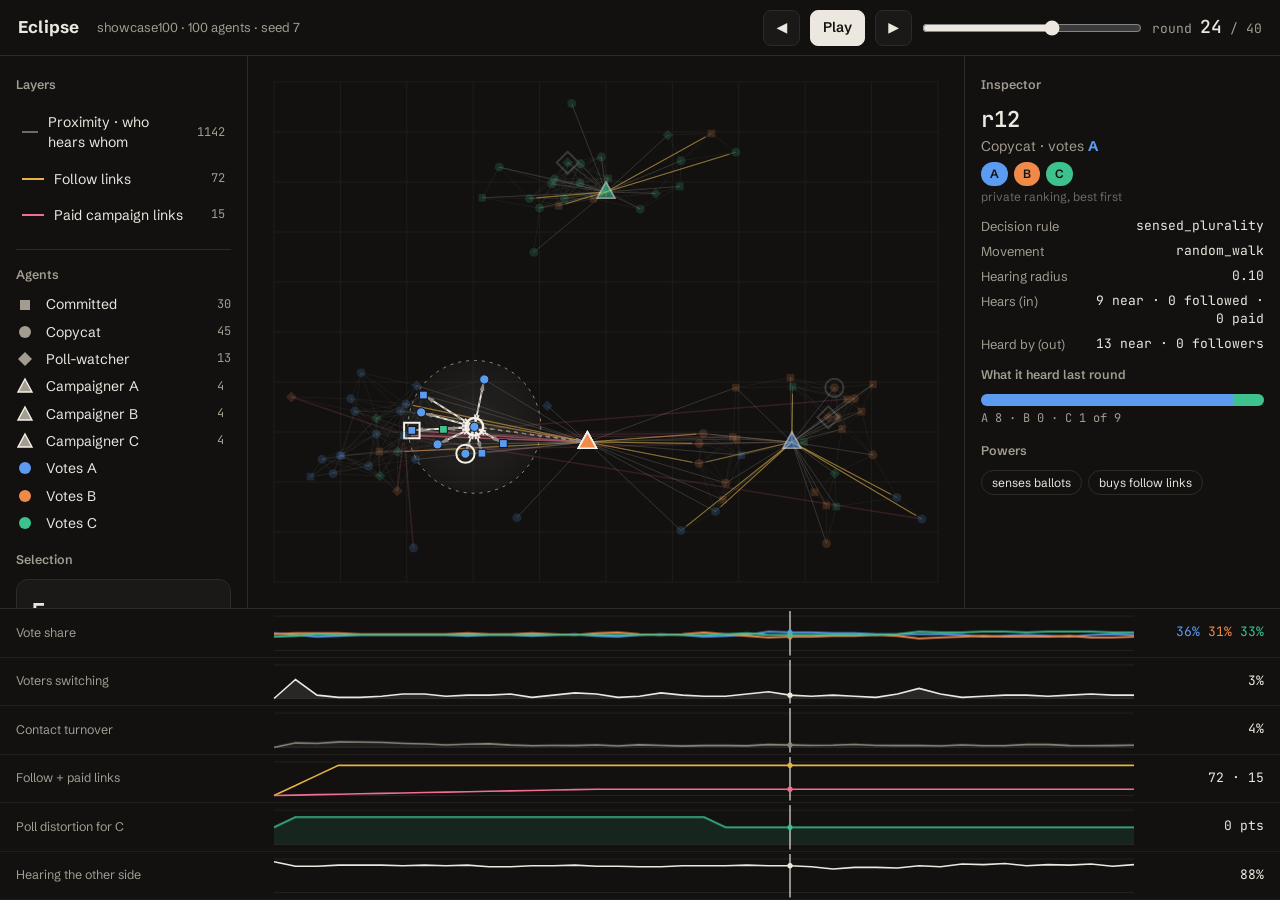
<file: docs/frontend-redesign/design-demos/dir-1.html>
<!doctype html>
<html lang="en"><head><meta charset="utf-8"><meta name="viewport" content="width=device-width, initial-scale=1">
<title>Eclipse · Observatory (direction 1)</title>
<link rel="preconnect" href="https://fonts.googleapis.com"><link rel="preconnect" href="https://fonts.gstatic.com" crossorigin>
<link href="https://fonts.googleapis.com/css2?family=Schibsted+Grotesk:wght@400;500;600;700&family=JetBrains+Mono:wght@400;500&display=swap" rel="stylesheet">
<style>
:root{--bg:#121110;--panel:#1a1917;--line:#2d2b28;--ink:#ece7df;--mute:#a39c91;--faint:#6f6a62;--A:#5b9bf0;--B:#f08a4b;--C:#3dc28e;--follow:#e7b341;--camp:#ef6f8f;--sel:#f4f1ea}
*{box-sizing:border-box;margin:0}
body{background:var(--bg);color:var(--ink);font:14px/1.45 "Schibsted Grotesk",system-ui,sans-serif;height:100vh;display:grid;grid-template-rows:56px minmax(0,1fr) 292px;overflow:hidden}
.mono{font-family:"JetBrains Mono",ui-monospace,monospace}
header{display:flex;align-items:center;gap:18px;padding:0 18px;border-bottom:1px solid var(--line)}
header h1{font-size:17px;font-weight:700;letter-spacing:.2px}
header .scn{color:var(--mute);font-size:13px}
.transport{margin-left:auto;display:flex;align-items:center;gap:10px}
button{font:inherit;color:var(--ink);background:var(--panel);border:1px solid var(--line);border-radius:8px;min-height:36px;padding:0 12px;cursor:pointer}
button:hover{border-color:#4a4741}
button.primary{background:var(--ink);color:var(--bg);border-color:var(--ink);font-weight:600}
.round{font-size:13px;color:var(--mute);min-width:96px;text-align:right}
.round b{color:var(--ink);font-size:18px;font-weight:500}
input[type=range]{accent-color:var(--ink);width:220px}
main{display:grid;grid-template-columns:248px minmax(0,1fr) 316px;min-height:0}
aside{padding:16px;overflow:auto;border-right:1px solid var(--line)}
aside.right{border-right:0;border-left:1px solid var(--line)}
h2{font-size:12.5px;font-weight:600;color:var(--mute);margin:4px 0 10px}
.layer{display:flex;align-items:center;gap:10px;padding:8px 6px;border-radius:8px;cursor:pointer;user-select:none}
.layer:hover{background:var(--panel)}
.layer .sw{width:22px;height:0;border-top:2px solid}
.layer .n{margin-left:auto;color:var(--mute);font-size:12px}
.layer.off{opacity:.38}
.legend{display:grid;grid-template-columns:22px 1fr auto;gap:7px 8px;align-items:center;margin-bottom:18px}
.legend svg{width:18px;height:18px}
.legend .n{color:var(--mute);font-size:12px}
.sep{height:1px;background:var(--line);margin:16px 0}
.selbox{background:var(--panel);border:1px solid var(--line);border-radius:12px;padding:14px}
.selbox .big{font-size:26px;font-weight:600}
.selbox .acts{display:grid;gap:8px;margin-top:12px}
.hint{color:var(--faint);font-size:12px;margin-top:10px}
#net{position:absolute;inset:0;width:100%;height:100%;display:block;cursor:crosshair}
.agent-id{font-size:22px;font-weight:600}
.kv{display:grid;grid-template-columns:auto 1fr;gap:6px 14px;margin:12px 0;font-size:13px}
.kv dt{color:var(--mute)} .kv dd{text-align:right}
.rank{display:flex;gap:6px;margin:6px 0 2px}
.rank span{padding:3px 9px;border-radius:999px;font-size:12px;font-weight:600;color:#111}
.heard{display:flex;height:12px;border-radius:6px;overflow:hidden;margin:8px 0 4px;background:var(--line)}
.chips{display:flex;flex-wrap:wrap;gap:6px;margin-top:8px}
.chip{border:1px solid var(--line);border-radius:999px;padding:3px 10px;font-size:12px;color:var(--ink)}
.empty{color:var(--faint);margin-top:40px;text-align:center}
.lanes{border-top:1px solid var(--line);display:grid;grid-template-rows:repeat(6,minmax(0,1fr));min-height:0;overflow:hidden}
.lane{display:grid;grid-template-columns:248px minmax(0,1fr) 120px;border-bottom:1px solid #1f1e1c;min-height:0}
.lane .lbl{padding:0 16px;display:flex;align-items:center;gap:8px;color:var(--mute);font-size:12.5px}
.lane .val{display:flex;gap:8px;align-items:center;justify-content:flex-end;padding-right:16px;font-size:13px}
.lane .cv{position:relative;min-height:0}.lane canvas{position:absolute;inset:0;width:100%;height:100%;display:block;cursor:pointer}
</style></head>
<body>
<header>
  <h1>Eclipse</h1><span class="scn">showcase100 · 100 agents · seed 7</span>
  <div class="transport">
    <button id="back" aria-label="Previous round">◀</button>
    <button id="playbtn" class="primary">Play</button>
    <button id="fwd" aria-label="Next round">▶</button>
    <input type="range" id="slider" min="0" max="40" value="24" aria-label="Round">
    <div class="round mono">round <b id="rnum">24</b> / 40</div>
  </div>
</header>
<main>
  <aside>
    <h2>Layers</h2>
    <div class="layer" data-k="prox"><span class="sw" style="border-color:#6f6a62"></span>Proximity · who hears whom<span class="n mono" id="n-prox"></span></div>
    <div class="layer" data-k="follow"><span class="sw" style="border-color:var(--follow)"></span>Follow links<span class="n mono" id="n-follow"></span></div>
    <div class="layer" data-k="campaign"><span class="sw" style="border-color:var(--camp)"></span>Paid campaign links<span class="n mono" id="n-campaign"></span></div>
    <div class="sep"></div>
    <h2>Agents</h2>
    <div class="legend" id="legend"></div>
    <h2>Selection</h2>
    <div class="selbox"><div class="big mono" id="seln">0</div><div style="color:var(--mute)">agents selected</div>
      <div class="acts"><button id="mkgroup" disabled>Make a group from selection</button><button id="bulk" disabled>Bulk edit rule, radius, beliefs</button></div>
      <div class="hint">Click an agent · Shift-click to add · Shift-drag to box-select · Esc to clear</div></div>
  </aside>
  <section style="position:relative;min-height:0"><canvas id="net"></canvas></section>
  <aside class="right" id="inspector"></aside>
</main>
<section class="lanes" id="lanes"></section>
<script id="demo-data" type="application/json">{"parties":["A","B","C"],"groups":["committed","copycats","poll_watchers","team_A","team_B","team_C"],"people":[{"id":"r00","group":"poll_watchers","pref":["A","C","B"],"radius":0.1,"voting":"signal_confident","movement":"random_walk","powers":["reads poll","buys follow links"]},{"id":"r01","group":"copycats","pref":["A","B","C"],"radius":0.1,"voting":"sensed_plurality","movement":"random_walk","powers":["senses ballots","buys follow links"]},{"id":"r02","group":"copycats","pref":["A","C","B"],"radius":0.1,"voting":"sensed_plurality","movement":"random_walk","powers":["senses ballots","buys follow links"]},{"id":"r03","group":"committed","pref":["A","C","B"],"radius":0.1,"voting":"sincere","movement":"random_walk","powers":["buys follow links"]},{"id":"r04","group":"copycats","pref":["A","C","B"],"radius":0.1,"voting":"sensed_plurality","movement":"random_walk","powers":["senses ballots","buys follow links"]},{"id":"r05","group":"committed","pref":["B","A","C"],"radius":0.1,"voting":"sincere","movement":"random_walk","powers":["buys follow links"]},{"id":"r06","group":"committed","pref":["A","C","B"],"radius":0.1,"voting":"sincere","movement":"random_walk","powers":["buys follow links"]},{"id":"r07","group":"poll_watchers","pref":["A","B","C"],"radius":0.1,"voting":"signal_confident","movement":"random_walk","powers":["reads poll","buys follow links"]},{"id":"r08","group":"copycats","pref":["A","C","B"],"radius":0.1,"voting":"sensed_plurality","movement":"random_walk","powers":["senses ballots","buys follow links"]},{"id":"r09","group":"poll_watchers","pref":["B","C","A"],"radius":0.1,"voting":"signal_confident","movement":"random_walk","powers":["reads poll","buys follow links"]},{"id":"r10","group":"committed","pref":["A","C","B"],"radius":0.1,"voting":"sincere","movement":"random_walk","powers":["buys follow links"]},{"id":"r11","group":"copycats","pref":["B","A","C"],"radius":0.1,"voting":"sensed_plurality","movement":"random_walk","powers":["senses ballots","buys follow links"]},{"id":"r12","group":"copycats","pref":["A","B","C"],"radius":0.1,"voting":"sensed_plurality","movement":"random_walk","powers":["senses ballots","buys follow links"]},{"id":"r13","group":"copycats","pref":["A","C","B"],"radius":0.1,"voting":"sensed_plurality","movement":"random_walk","powers":["senses ballots","buys follow links"]},{"id":"r14","group":"copycats","pref":["C","A","B"],"radius":0.1,"voting":"sensed_plurality","movement":"random_walk","powers":["senses ballots","buys follow links"]},{"id":"r15","group":"poll_watchers","pref":["C","B","A"],"radius":0.1,"voting":"signal_confident","movement":"random_walk","powers":["reads poll","buys follow links"]},{"id":"r16","group":"copycats","pref":["C","A","B"],"radius":0.1,"voting":"sensed_plurality","movement":"random_walk","powers":["senses ballots","buys follow links"]},{"id":"r17","group":"copycats","pref":["A","C","B"],"radius":0.1,"voting":"sensed_plurality","movement":"random_walk","powers":["senses ballots","buys follow links"]},{"id":"r18","group":"copycats","pref":["B","C","A"],"radius":0.1,"voting":"sensed_plurality","movement":"random_walk","powers":["senses ballots","buys follow links"]},{"id":"r19","group":"poll_watchers","pref":["B","A","C"],"radius":0.1,"voting":"signal_confident","movement":"random_walk","powers":["reads poll","buys follow links"]},{"id":"r20","group":"committed","pref":["A","B","C"],"radius":0.1,"voting":"sincere","movement":"random_walk","powers":["buys follow links"]},{"id":"r21","group":"copycats","pref":["A","C","B"],"radius":0.1,"voting":"sensed_plurality","movement":"random_walk","powers":["senses ballots","buys follow links"]},{"id":"r22","group":"committed","pref":["C","A","B"],"radius":0.1,"voting":"sincere","movement":"random_walk","powers":["buys follow links"]},{"id":"r23","group":"copycats","pref":["A","C","B"],"radius":0.1,"voting":"sensed_plurality","movement":"random_walk","powers":["senses ballots","buys follow links"]},{"id":"r24","group":"committed","pref":["A","C","B"],"radius":0.1,"voting":"sincere","movement":"random_walk","powers":["buys follow links"]},{"id":"r25","group":"copycats","pref":["A","C","B"],"radius":0.1,"voting":"sensed_plurality","movement":"random_walk","powers":["senses ballots","buys follow links"]},{"id":"r26","group":"copycats","pref":["A","B","C"],"radius":0.1,"voting":"sensed_plurality","movement":"random_walk","powers":["senses ballots","buys follow links"]},{"id":"r27","group":"copycats","pref":["B","A","C"],"radius":0.1,"voting":"sensed_plurality","movement":"random_walk","powers":["senses ballots","buys follow links"]},{"id":"r28","group":"copycats","pref":["A","C","B"],"radius":0.1,"voting":"sensed_plurality","movement":"random_walk","powers":["senses ballots","buys follow links"]},{"id":"r29","group":"committed","pref":["A","C","B"],"radius":0.1,"voting":"sincere","movement":"random_walk","powers":["buys follow links"]},{"id":"r30","group":"poll_watchers","pref":["C","B","A"],"radius":0.1,"voting":"signal_confident","movement":"random_walk","powers":["reads poll","buys follow links"]},{"id":"r31","group":"poll_watchers","pref":["C","A","B"],"radius":0.1,"voting":"signal_confident","movement":"random_walk","powers":["reads poll","buys follow links"]},{"id":"r32","group":"committed","pref":["A","C","B"],"radius":0.1,"voting":"sincere","movement":"random_walk","powers":["buys follow links"]},{"id":"r33","group":"copycats","pref":["A","B","C"],"radius":0.1,"voting":"sensed_plurality","movement":"random_walk","powers":["senses ballots","buys follow links"]},{"id":"r34","group":"committed","pref":["C","B","A"],"radius":0.1,"voting":"sincere","movement":"random_walk","powers":["buys follow links"]},{"id":"r35","group":"copycats","pref":["A","C","B"],"radius":0.1,"voting":"sensed_plurality","movement":"random_walk","powers":["senses ballots","buys follow links"]},{"id":"r36","group":"committed","pref":["B","C","A"],"radius":0.1,"voting":"sincere","movement":"random_walk","powers":["buys follow links"]},{"id":"r37","group":"copycats","pref":["C","A","B"],"radius":0.1,"voting":"sensed_plurality","movement":"random_walk","powers":["senses ballots","buys follow links"]},{"id":"r38","group":"copycats","pref":["B","A","C"],"radius":0.1,"voting":"sensed_plurality","movement":"random_walk","powers":["senses ballots","buys follow links"]},{"id":"r39","group":"copycats","pref":["B","A","C"],"radius":0.1,"voting":"sensed_plurality","movement":"random_walk","powers":["senses ballots","buys follow links"]},{"id":"r40","group":"copycats","pref":["B","C","A"],"radius":0.1,"voting":"sensed_plurality","movement":"random_walk","powers":["senses ballots","buys follow links"]},{"id":"r41","group":"committed","pref":["B","C","A"],"radius":0.1,"voting":"sincere","movement":"random_walk","powers":["buys follow links"]},{"id":"r42","group":"copycats","pref":["A","C","B"],"radius":0.1,"voting":"sensed_plurality","movement":"random_walk","powers":["senses ballots","buys follow links"]},{"id":"r43","group":"copycats","pref":["A","B","C"],"radius":0.1,"voting":"sensed_plurality","movement":"random_walk","powers":["senses ballots","buys follow links"]},{"id":"r44","group":"copycats","pref":["B","A","C"],"radius":0.1,"voting":"sensed_plurality","movement":"random_walk","powers":["senses ballots","buys follow links"]},{"id":"r45","group":"poll_watchers","pref":["B","C","A"],"radius":0.1,"voting":"signal_confident","movement":"random_walk","powers":["reads poll","buys follow links"]},{"id":"r46","group":"committed","pref":["B","A","C"],"radius":0.1,"voting":"sincere","movement":"random_walk","powers":["buys follow links"]},{"id":"r47","group":"committed","pref":["B","A","C"],"radius":0.1,"voting":"sincere","movement":"random_walk","powers":["buys follow links"]},{"id":"r48","group":"copycats","pref":["B","C","A"],"radius":0.1,"voting":"sensed_plurality","movement":"random_walk","powers":["senses ballots","buys follow links"]},{"id":"r49","group":"committed","pref":["B","C","A"],"radius":0.1,"voting":"sincere","movement":"random_walk","powers":["buys follow links"]},{"id":"r50","group":"committed","pref":["C","B","A"],"radius":0.1,"voting":"sincere","movement":"random_walk","powers":["buys follow links"]},{"id":"r51","group":"committed","pref":["B","A","C"],"radius":0.1,"voting":"sincere","movement":"random_walk","powers":["buys follow links"]},{"id":"r52","group":"committed","pref":["B","A","C"],"radius":0.1,"voting":"sincere","movement":"random_walk","powers":["buys follow links"]},{"id":"r53","group":"committed","pref":["B","A","C"],"radius":0.1,"voting":"sincere","movement":"random_walk","powers":["buys follow links"]},{"id":"r54","group":"committed","pref":["C","B","A"],"radius":0.1,"voting":"sincere","movement":"random_walk","powers":["buys follow links"]},{"id":"r55","group":"committed","pref":["B","A","C"],"radius":0.1,"voting":"sincere","movement":"random_walk","powers":["buys follow links"]},{"id":"r56","group":"copycats","pref":["B","C","A"],"radius":0.1,"voting":"sensed_plurality","movement":"random_walk","powers":["senses ballots","buys follow links"]},{"id":"r57","group":"copycats","pref":["B","C","A"],"radius":0.1,"voting":"sensed_plurality","movement":"random_walk","powers":["senses ballots","buys follow links"]},{"id":"r58","group":"poll_watchers","pref":["B","C","A"],"radius":0.1,"voting":"signal_confident","movement":"random_walk","powers":["reads poll","buys follow links"]},{"id":"r59","group":"committed","pref":["A","C","B"],"radius":0.1,"voting":"sincere","movement":"random_walk","powers":["buys follow links"]},{"id":"r60","group":"copycats","pref":["A","C","B"],"radius":0.1,"voting":"sensed_plurality","movement":"random_walk","powers":["senses ballots","buys follow links"]},{"id":"r61","group":"committed","pref":["B","C","A"],"radius":0.1,"voting":"sincere","movement":"random_walk","powers":["buys follow links"]},{"id":"r62","group":"committed","pref":["B","A","C"],"radius":0.1,"voting":"sincere","movement":"random_walk","powers":["buys follow links"]},{"id":"r63","group":"poll_watchers","pref":["C","A","B"],"radius":0.1,"voting":"signal_confident","movement":"random_walk","powers":["reads poll","buys follow links"]},{"id":"r64","group":"poll_watchers","pref":["C","A","B"],"radius":0.1,"voting":"signal_confident","movement":"random_walk","powers":["reads poll","buys follow links"]},{"id":"r65","group":"copycats","pref":["C","B","A"],"radius":0.1,"voting":"sensed_plurality","movement":"random_walk","powers":["senses ballots","buys follow links"]},{"id":"r66","group":"copycats","pref":["C","A","B"],"radius":0.1,"voting":"sensed_plurality","movement":"random_walk","powers":["senses ballots","buys follow links"]},{"id":"r67","group":"copycats","pref":["B","A","C"],"radius":0.1,"voting":"sensed_plurality","movement":"random_walk","powers":["senses ballots","buys follow links"]},{"id":"r68","group":"copycats","pref":["A","C","B"],"radius":0.1,"voting":"sensed_plurality","movement":"random_walk","powers":["senses ballots","buys follow links"]},{"id":"r69","group":"copycats","pref":["C","B","A"],"radius":0.1,"voting":"sensed_plurality","movement":"random_walk","powers":["senses ballots","buys follow links"]},{"id":"r70","group":"copycats","pref":["C","B","A"],"radius":0.1,"voting":"sensed_plurality","movement":"random_walk","powers":["senses ballots","buys follow links"]},{"id":"r71","group":"copycats","pref":["C","B","A"],"radius":0.1,"voting":"sensed_plurality","movement":"random_walk","powers":["senses ballots","buys follow links"]},{"id":"r72","group":"copycats","pref":["A","B","C"],"radius":0.1,"voting":"sensed_plurality","movement":"random_walk","powers":["senses ballots","buys follow links"]},{"id":"r73","group":"committed","pref":["B","A","C"],"radius":0.1,"voting":"sincere","movement":"random_walk","powers":["buys follow links"]},{"id":"r74","group":"copycats","pref":["A","C","B"],"radius":0.1,"voting":"sensed_plurality","movement":"random_walk","powers":["senses ballots","buys follow links"]},{"id":"r75","group":"committed","pref":["B","C","A"],"radius":0.1,"voting":"sincere","movement":"random_walk","powers":["buys follow links"]},{"id":"r76","group":"copycats","pref":["A","C","B"],"radius":0.1,"voting":"sensed_plurality","movement":"random_walk","powers":["senses ballots","buys follow links"]},{"id":"r77","group":"poll_watchers","pref":["C","A","B"],"radius":0.1,"voting":"signal_confident","movement":"random_walk","powers":["reads poll","buys follow links"]},{"id":"r78","group":"poll_watchers","pref":["C","B","A"],"radius":0.1,"voting":"signal_confident","movement":"random_walk","powers":["reads poll","buys follow links"]},{"id":"r79","group":"copycats","pref":["C","B","A"],"radius":0.1,"voting":"sensed_plurality","movement":"random_walk","powers":["senses ballots","buys follow links"]},{"id":"r80","group":"copycats","pref":["C","B","A"],"radius":0.1,"voting":"sensed_plurality","movement":"random_walk","powers":["senses ballots","buys follow links"]},{"id":"r81","group":"committed","pref":["C","A","B"],"radius":0.1,"voting":"sincere","movement":"random_walk","powers":["buys follow links"]},{"id":"r82","group":"committed","pref":["B","C","A"],"radius":0.1,"voting":"sincere","movement":"random_walk","powers":["buys follow links"]},{"id":"r83","group":"copycats","pref":["C","A","B"],"radius":0.1,"voting":"sensed_plurality","movement":"random_walk","powers":["senses ballots","buys follow links"]},{"id":"r84","group":"committed","pref":["C","A","B"],"radius":0.1,"voting":"sincere","movement":"random_walk","powers":["buys follow links"]},{"id":"r85","group":"committed","pref":["C","A","B"],"radius":0.1,"voting":"sincere","movement":"random_walk","powers":["buys follow links"]},{"id":"r86","group":"copycats","pref":["C","B","A"],"radius":0.1,"voting":"sensed_plurality","movement":"random_walk","powers":["senses ballots","buys follow links"]},{"id":"r87","group":"copycats","pref":["C","B","A"],"radius":0.1,"voting":"sensed_plurality","movement":"random_walk","powers":["senses ballots","buys follow links"]},{"id":"campA0","group":"team_A","pref":["A","B","C"],"radius":0.3,"voting":"sincere","movement":"campaign move","powers":["senses ballots","buys follow links","sees roster"]},{"id":"campA1","group":"team_A","pref":["A","B","C"],"radius":0.3,"voting":"sincere","movement":"campaign move","powers":["senses ballots","buys follow links","sees roster"]},{"id":"campA2","group":"team_A","pref":["A","B","C"],"radius":0.3,"voting":"sincere","movement":"campaign move","powers":["senses ballots","buys follow links","sees roster"]},{"id":"campA3","group":"team_A","pref":["A","B","C"],"radius":0.3,"voting":"sincere","movement":"campaign move","powers":["senses ballots","buys follow links","sees roster"]},{"id":"campB0","group":"team_B","pref":["B","A","C"],"radius":0.3,"voting":"sincere","movement":"campaign move","powers":["senses ballots","buys follow links","sees roster"]},{"id":"campB1","group":"team_B","pref":["B","A","C"],"radius":0.3,"voting":"sincere","movement":"campaign move","powers":["senses ballots","buys follow links","sees roster"]},{"id":"campB2","group":"team_B","pref":["B","A","C"],"radius":0.3,"voting":"sincere","movement":"campaign move","powers":["senses ballots","buys follow links","sees roster"]},{"id":"campB3","group":"team_B","pref":["B","A","C"],"radius":0.3,"voting":"sincere","movement":"campaign move","powers":["senses ballots","buys follow links","sees roster"]},{"id":"campC0","group":"team_C","pref":["C","A","B"],"radius":0.3,"voting":"sincere","movement":"campaign move","powers":["senses ballots","buys follow links","sees roster"]},{"id":"campC1","group":"team_C","pref":["C","A","B"],"radius":0.3,"voting":"sincere","movement":"campaign move","powers":["senses ballots","buys follow links","sees roster"]},{"id":"campC2","group":"team_C","pref":["C","A","B"],"radius":0.3,"voting":"sincere","movement":"campaign move","powers":["senses ballots","buys follow links","sees roster"]},{"id":"campC3","group":"team_C","pref":["C","A","B"],"radius":0.3,"voting":"sincere","movement":"campaign move","powers":["senses ballots","buys follow links","sees roster"]}],"frames":[{"r":0,"xy":[[0.3904,0.3314],[0.1067,0.2504],[0.1677,0.2549],[0.2491,0.2921],[0.0671,0.2491],[0.1473,0.302],[0.2244,0.3976],[0.2104,0.2064],[0.0882,0.3545],[0.02,0.3887],[0.0553,0.1986],[0.1579,0.3652],[0.2794,0.3196],[0.181,0.1561],[0.1192,0.368],[0.1439,0.3775],[0.2254,0.2329],[0.3114,0.2274],[0.0424,0.223],[0.2034,0.3718],[0.1724,0.3245],[0.2274,0.3452],[0.2502,0.3467],[0.1408,0.3652],[0.0958,0.2679],[0.3728,0.1193],[0.1388,0.3437],[0.2762,0.3053],[0.1863,0.2553],[0.3378,0.2409],[0.1815,0.2465],[0.1383,0.2188],[0.3207,0.2756],[0.3125,0.3978],[0.8415,0.1457],[0.6343,0.2866],[0.7218,0.2902],[0.98,0.1768],[0.8612,0.3407],[0.6425,0.1441],[0.6876,0.1477],[0.8451,0.3411],[0.8489,0.423],[0.9158,0.2322],[0.9166,0.2326],[0.8985,0.3007],[0.8823,0.4139],[0.713,0.3717],[0.8242,0.142],[0.8678,0.2411],[0.7966,0.3465],[0.7869,0.2004],[0.917,0.3352],[0.8231,0.1804],[0.7627,0.2774],[0.6591,0.1819],[0.6373,0.304],[0.6662,0.2668],[0.835,0.3005],[0.6645,0.2744],[0.6988,0.2106],[0.6738,0.3128],[0.7816,0.3895],[0.8273,0.2422],[0.5696,0.8941],[0.4015,0.8252],[0.4754,0.811],[0.4086,0.7477],[0.4251,0.7718],[0.5565,0.7482],[0.4731,0.9738],[0.5647,0.8485],[0.3946,0.7553],[0.5262,0.7965],[0.6908,0.8734],[0.6533,0.869],[0.5099,0.7895],[0.4947,0.827],[0.5688,0.7665],[0.4708,0.851],[0.4437,0.78],[0.5247,0.7791],[0.4446,0.7616],[0.3753,0.8231],[0.3192,0.7264],[0.5819,0.7709],[0.4827,0.8046],[0.3694,0.6486],[0.2145,0.2444],[0.2332,0.2705],[0.2205,0.3177],[0.2279,0.2954],[0.7436,0.2548],[0.7615,0.2403],[0.7691,0.2663],[0.8188,0.2659],[0.4628,0.8106],[0.4774,0.7546],[0.4868,0.7467],[0.4823,0.7925]],"v":"AAAAABAAABABAACCCABBAACAAAABAACCAACABCBBBBAABBBBBBCBBBCBBBBAABBCCCCBACCCABABACCCCCBCCCCCAAAABBBBCCCC","counts":{"A":35,"B":34,"C":31},"follow":[],"campaign":[],"signal":null,"spend":0,"det":{"change":null,"alert":false}},{"r":1,"xy":[[0.3909,0.3306],[0.1114,0.2498],[0.1755,0.2461],[0.2393,0.2955],[0.0585,0.2487],[0.1461,0.3036],[0.2237,0.3867],[0.2105,0.2056],[0.0935,0.36],[0.0201,0.3902],[0.0588,0.1915],[0.1508,0.3606],[0.2795,0.3158],[0.1852,0.1457],[0.1194,0.3715],[0.1398,0.3798],[0.2319,0.2385],[0.3111,0.2261],[0.0443,0.2294],[0.2123,0.3699],[0.1828,0.3214],[0.2273,0.3432],[0.2496,0.3464],[0.1414,0.354],[0.0921,0.2691],[0.3762,0.1276],[0.1392,0.3518],[0.2732,0.3021],[0.1887,0.2547],[0.3364,0.2459],[0.1813,0.2482],[0.1384,0.2208],[0.3149,0.2662],[0.3185,0.4056],[0.8348,0.1524],[0.6229,0.2838],[0.7245,0.2792],[0.9791,0.1742],[0.8656,0.3356],[0.6422,0.1439],[0.6826,0.139],[0.843,0.3423],[0.8475,0.4194],[0.9161,0.233],[0.9143,0.2232],[0.8872,0.3029],[0.8863,0.4226],[0.7099,0.3745],[0.8274,0.1316],[0.8696,0.2415],[0.794,0.3491],[0.7945,0.202],[0.914,0.336],[0.8303,0.1817],[0.7557,0.2836],[0.6623,0.1871],[0.6372,0.3063],[0.6629,0.2694],[0.835,0.3027],[0.6704,0.2751],[0.6928,0.2091],[0.6696,0.3095],[0.7914,0.3879],[0.8261,0.2435],[0.5629,0.8889],[0.4072,0.8207],[0.4763,0.7994],[0.4004,0.7445],[0.4237,0.772],[0.5592,0.7454],[0.4697,0.9665],[0.5644,0.85],[0.4014,0.7507],[0.5198,0.7945],[0.6844,0.8787],[0.6446,0.8699],[0.5083,0.7888],[0.487,0.8231],[0.5748,0.7651],[0.4752,0.8493],[0.432,0.7792],[0.5158,0.7793],[0.4478,0.7649],[0.377,0.8302],[0.3195,0.7303],[0.5896,0.7772],[0.4836,0.804],[0.3683,0.646],[0.2743,0.2482],[0.2931,0.2715],[0.2803,0.3137],[0.2878,0.2937],[0.6839,0.2603],[0.7021,0.2484],[0.7092,0.2691],[0.7589,0.2683],[0.5,0.78],[0.5,0.78],[0.5,0.78],[0.5,0.78]],"v":"AAAAABABABAAAAACAAAAAACAAAAAAACCAACBBABBBBBBBBBBBBCBBBCBBBBABBBCCCCCCCCCCBBBCCCCCCBCCCCCAAAABBBBCCCC","counts":{"A":33,"B":35,"C":32},"follow":[[88,11],[88,30],[89,11],[89,30],[90,11],[90,30],[91,11],[91,30],[92,50],[92,60],[93,50],[93,60],[94,50],[94,60],[95,50],[95,60],[96,72],[96,82],[97,72],[97,82],[98,72],[98,82],[99,72],[99,82]],"campaign":[[92,20]],"signal":{"report":[33,33,34],"truth":[35,34,31]},"spend":3,"det":{"change":0.01,"alert":false}},{"r":2,"xy":[[0.3901,0.3333],[0.1063,0.2489],[0.1755,0.2461],[0.2416,0.2926],[0.0588,0.2464],[0.1458,0.307],[0.2345,0.3877],[0.2064,0.2091],[0.101,0.3669],[0.0253,0.3941],[0.0621,0.186],[0.156,0.3594],[0.2761,0.3119],[0.1878,0.1351],[0.1206,0.3619],[0.1496,0.376],[0.2228,0.2355],[0.3046,0.2298],[0.0443,0.2292],[0.2091,0.3728],[0.1714,0.3197],[0.2234,0.3447],[0.2506,0.3502],[0.1396,0.3572],[0.0928,0.2724],[0.371,0.1188],[0.1391,0.3533],[0.2722,0.2906],[0.1916,0.2534],[0.33,0.2427],[0.1885,0.2488],[0.1436,0.2239],[0.3135,0.2631],[0.3226,0.402],[0.8349,0.1523],[0.6242,0.2826],[0.714,0.2759],[0.978,0.1637],[0.8653,0.3463],[0.6362,0.1382],[0.6826,0.1349],[0.8448,0.3433],[0.8468,0.4163],[0.9177,0.2341],[0.9126,0.2232],[0.8842,0.3056],[0.8853,0.4182],[0.709,0.3757],[0.8269,0.1305],[0.869,0.2477],[0.7976,0.3473],[0.7921,0.2062],[0.9174,0.3334],[0.8393,0.1746],[0.7459,0.2814],[0.6621,0.1824],[0.6343,0.3022],[0.6618,0.2586],[0.8355,0.3031],[0.6698,0.2723],[0.6928,0.2089],[0.6707,0.3058],[0.7967,0.3823],[0.8302,0.2366],[0.5644,0.8912],[0.4079,0.8164],[0.4801,0.7937],[0.3984,0.7561],[0.4239,0.7723],[0.5562,0.7434],[0.4731,0.9656],[0.5644,0.85],[0.3938,0.7568],[0.5248,0.7936],[0.6857,0.8798],[0.6493,0.8712],[0.4999,0.7886],[0.484,0.8169],[0.5701,0.7648],[0.4711,0.8475],[0.4322,0.7731],[0.5167,0.7814],[0.4489,0.7692],[0.3758,0.8284],[0.3221,0.7306],[0.592,0.786],[0.4807,0.8125],[0.3772,0.6519],[0.3341,0.2519],[0.3531,0.2726],[0.3401,0.3096],[0.3477,0.2921],[0.6242,0.2659],[0.6427,0.2566],[0.6493,0.2718],[0.699,0.2708],[0.5,0.78],[0.5,0.78],[0.5,0.78],[0.5,0.78]],"v":"AAAAABABABAAACACAAAAAACAAAAAAACCAACBBBBBBBBBBBBBBBCBBBCBBBBABBBCCCCCCCCCCBCBCCCCCCBCCCCCAAAABBBBCCCC","counts":{"A":31,"B":35,"C":34},"follow":[[88,7],[88,11],[88,30],[88,31],[89,7],[89,11],[89,30],[89,31],[90,7],[90,11],[90,30],[90,31],[91,7],[91,11],[91,30],[91,31],[92,42],[92,43],[92,50],[92,60],[93,42],[93,43],[93,50],[93,60],[94,42],[94,43],[94,50],[94,60],[95,37],[95,42],[95,50],[95,60],[96,72],[96,73],[96,74],[96,82],[97,72],[97,73],[97,74],[97,82],[98,72],[98,73],[98,74],[98,82],[99,72],[99,73],[99,74],[99,82]],"campaign":[[92,20],[93,20]],"signal":{"report":[32,33,35],"truth":[33,35,32]},"spend":6,"det":{"change":0.02,"alert":false}},{"r":3,"xy":[[0.3974,0.3303],[0.0981,0.2472],[0.1661,0.2412],[0.2453,0.293],[0.0577,0.2543],[0.1361,0.3035],[0.234,0.3818],[0.199,0.2093],[0.1013,0.3664],[0.0145,0.3934],[0.0561,0.1856],[0.1619,0.3613],[0.2812,0.3152],[0.1882,0.128],[0.1169,0.365],[0.1501,0.3773],[0.2243,0.2403],[0.3006,0.2337],[0.0473,0.2365],[0.2111,0.3744],[0.17,0.3201],[0.2137,0.3396],[0.2476,0.3519],[0.1424,0.3478],[0.0888,0.2676],[0.3723,0.1177],[0.1293,0.3527],[0.2684,0.2918],[0.1856,0.2582],[0.3346,0.2375],[0.18,0.2528],[0.1429,0.2235],[0.3021,0.2653],[0.3196,0.3929],[0.8284,0.1525],[0.6233,0.2886],[0.7061,0.283],[0.9759,0.154],[0.8656,0.3463],[0.6342,0.1315],[0.678,0.145],[0.8465,0.3494],[0.8561,0.4227],[0.91,0.2428],[0.913,0.2247],[0.8841,0.3055],[0.8847,0.4181],[0.7117,0.3857],[0.8322,0.1293],[0.8709,0.2449],[0.7986,0.3471],[0.7974,0.2003],[0.9175,0.3336],[0.8332,0.1753],[0.7512,0.2813],[0.6641,0.1888],[0.6341,0.2998],[0.6517,0.2644],[0.8355,0.3046],[0.6762,0.2753],[0.6889,0.2074],[0.6743,0.2968],[0.7967,0.3854],[0.8335,0.2264],[0.573,0.8898],[0.4174,0.8156],[0.4776,0.7974],[0.3954,0.7584],[0.4279,0.7625],[0.5578,0.7534],[0.4749,0.9656],[0.5722,0.8556],[0.3874,0.747],[0.5277,0.7876],[0.6843,0.8776],[0.6402,0.8648],[0.4977,0.779],[0.4818,0.8272],[0.5628,0.7721],[0.4728,0.8473],[0.4376,0.7689],[0.5066,0.7842],[0.4492,0.7593],[0.3808,0.8302],[0.3294,0.7268],[0.5897,0.7755],[0.4824,0.8203],[0.3733,0.6492],[0.394,0.2557],[0.413,0.2736],[0.3999,0.3056],[0.4077,0.2904],[0.5645,0.2714],[0.5833,0.2647],[0.5895,0.2746],[0.6391,0.2732],[0.5,0.78],[0.5,0.78],[0.5,0.78],[0.5,0.78]],"v":"AAAAABABABAAAAACAAAAAACAAAAAAACCAACBBBBBBBBBBBBBBBCBBBCBBBBABBBCCCCCCCCCCBCBCCCCCCBCCCCCAAAABBBBCCCC","counts":{"A":32,"B":35,"C":33},"follow":[[88,7],[88,11],[88,13],[88,22],[88,30],[88,31],[89,7],[89,11],[89,13],[89,30],[89,31],[89,40],[90,7],[90,11],[90,13],[90,22],[90,30],[90,31],[91,7],[91,11],[91,13],[91,22],[91,30],[91,31],[92,0],[92,35],[92,42],[92,43],[92,50],[92,60],[93,0],[93,35],[93,42],[93,43],[93,50],[93,60],[94,0],[94,35],[94,42],[94,43],[94,50],[94,60],[95,35],[95,37],[95,42],[95,43],[95,50],[95,60],[96,72],[96,73],[96,74],[96,75],[96,76],[96,82],[97,72],[97,73],[97,74],[97,75],[97,76],[97,82],[98,72],[98,73],[98,74],[98,75],[98,76],[98,82],[99,72],[99,73],[99,74],[99,75],[99,76],[99,82]],"campaign":[[92,20],[93,20],[94,20]],"signal":{"report":[31,32,37],"truth":[31,35,34]},"spend":9,"det":{"change":-0.01,"alert":false}},{"r":4,"xy":[[0.3925,0.3313],[0.1059,0.2509],[0.1712,0.235],[0.2533,0.2911],[0.0519,0.2565],[0.14,0.3014],[0.2261,0.383],[0.1987,0.2013],[0.0935,0.3635],[0.0174,0.3841],[0.0597,0.188],[0.1622,0.3519],[0.2867,0.3232],[0.1847,0.1251],[0.1167,0.3727],[0.1556,0.3778],[0.22,0.2434],[0.3061,0.232],[0.0439,0.2392],[0.2139,0.3681],[0.172,0.3193],[0.2093,0.3425],[0.2516,0.3413],[0.1408,0.3568],[0.088,0.2708],[0.3725,0.1173],[0.1247,0.3527],[0.265,0.285],[0.18,0.2664],[0.3363,0.2354],[0.1818,0.2545],[0.1445,0.2302],[0.2989,0.2634],[0.3179,0.3932],[0.8282,0.1536],[0.6236,0.2878],[0.7006,0.2928],[0.9796,0.1538],[0.8654,0.3574],[0.6343,0.1316],[0.6748,0.1553],[0.8562,0.3558],[0.8574,0.4226],[0.9108,0.2438],[0.9154,0.2139],[0.8735,0.3094],[0.8853,0.408],[0.71,0.3836],[0.8322,0.1277],[0.8695,0.2452],[0.7983,0.3469],[0.7875,0.1988],[0.9149,0.3364],[0.822,0.1764],[0.7526,0.2822],[0.6636,0.1881],[0.6406,0.2923],[0.6518,0.2649],[0.834,0.2962],[0.6799,0.2654],[0.6904,0.205],[0.6656,0.299],[0.7956,0.3948],[0.8316,0.2344],[0.5737,0.8946],[0.4283,0.8121],[0.4702,0.8022],[0.3958,0.7578],[0.4296,0.7668],[0.5522,0.7545],[0.4758,0.9574],[0.5752,0.8634],[0.3846,0.7388],[0.5308,0.785],[0.6744,0.8788],[0.641,0.8662],[0.496,0.7782],[0.4742,0.8332],[0.5629,0.7716],[0.4723,0.8485],[0.4368,0.7683],[0.5038,0.7916],[0.4466,0.7609],[0.3741,0.8394],[0.3214,0.7297],[0.5982,0.7724],[0.4842,0.8273],[0.3769,0.6518],[0.4538,0.2595],[0.4729,0.2747],[0.4597,0.3016],[0.4676,0.2887],[0.5049,0.277],[0.524,0.2729],[0.5296,0.2773],[0.5792,0.2756],[0.5,0.78],[0.5,0.78],[0.5,0.78],[0.5,0.78]],"v":"AAAAABABABAAAAACAAAAAACAAAAAAACCAACBBBBBABBBBBBBBBCBBBCBBBBABBBCCCCCCCCCCBCBCCCCCCBCCCCCAAAABBBBCCCC","counts":{"A":33,"B":34,"C":33},"follow":[[88,7],[88,13],[88,22],[88,31],[88,40],[88,60],[89,7],[89,13],[89,22],[89,31],[89,40],[89,60],[90,7],[90,13],[90,22],[90,31],[90,40],[90,60],[91,7],[91,13],[91,22],[91,31],[91,40],[91,60],[92,0],[92,3],[92,12],[92,35],[92,42],[92,43],[93,0],[93,3],[93,12],[93,35],[93,42],[93,43],[94,0],[94,3],[94,12],[94,35],[94,42],[94,43],[95,0],[95,12],[95,35],[95,37],[95,42],[95,43],[96,72],[96,73],[96,74],[96,75],[96,76],[96,82],[97,72],[97,73],[97,74],[97,75],[97,76],[97,82],[98,72],[98,73],[98,74],[98,75],[98,76],[98,82],[99,72],[99,73],[99,74],[99,75],[99,76],[99,82]],"campaign":[[92,20],[93,20],[94,20],[95,20]],"signal":{"report":[32,32,36],"truth":[32,35,33]},"spend":12,"det":{"change":0.0,"alert":false}},{"r":5,"xy":[[0.3947,0.3328],[0.1107,0.2566],[0.1638,0.2399],[0.2504,0.2871],[0.0512,0.2559],[0.1401,0.295],[0.2269,0.3714],[0.1915,0.2024],[0.0914,0.3719],[0.0201,0.3856],[0.0526,0.1937],[0.1617,0.3511],[0.2834,0.3191],[0.1935,0.1257],[0.122,0.369],[0.1649,0.3743],[0.2198,0.2503],[0.3057,0.2327],[0.0449,0.2395],[0.2221,0.3729],[0.1759,0.3184],[0.2117,0.3479],[0.2549,0.3311],[0.1447,0.3501],[0.0783,0.2751],[0.3737,0.1135],[0.1283,0.3436],[0.265,0.2863],[0.1777,0.264],[0.3289,0.2361],[0.1816,0.2543],[0.1447,0.2352],[0.3078,0.2709],[0.3179,0.3932],[0.8294,0.1538],[0.6218,0.2892],[0.7019,0.2857],[0.9739,0.1607],[0.8662,0.3615],[0.6329,0.1329],[0.6747,0.1524],[0.8469,0.3553],[0.8468,0.4213],[0.9151,0.24],[0.9216,0.2066],[0.865,0.3161],[0.896,0.4067],[0.7119,0.3846],[0.8316,0.1203],[0.8677,0.2466],[0.7967,0.349],[0.7921,0.1967],[0.9108,0.3345],[0.8219,0.1775],[0.7525,0.282],[0.6721,0.192],[0.6461,0.2819],[0.6523,0.2657],[0.8388,0.3024],[0.6856,0.2675],[0.6873,0.1994],[0.6693,0.3058],[0.804,0.4001],[0.8302,0.2297],[0.5776,0.8927],[0.437,0.8076],[0.464,0.8026],[0.3872,0.7591],[0.4268,0.764],[0.5524,0.7481],[0.4854,0.9524],[0.5739,0.8623],[0.3922,0.7379],[0.5325,0.7775],[0.6836,0.8807],[0.6409,0.8664],[0.4968,0.7814],[0.4745,0.8333],[0.5665,0.7652],[0.4733,0.8454],[0.4355,0.7612],[0.507,0.7967],[0.4432,0.7674],[0.3716,0.839],[0.3165,0.7394],[0.5999,0.7759],[0.4829,0.8323],[0.3692,0.6562],[0.5136,0.2632],[0.5329,0.2757],[0.5195,0.2976],[0.5275,0.287],[0.472,0.28],[0.472,0.28],[0.472,0.28],[0.5193,0.2781],[0.5,0.78],[0.5,0.78],[0.5,0.78],[0.5,0.78]],"v":"AAAAABABABAAAAACAAAAAACAAAAAAACCAACBBBBBBBBBBBBBBBCBBBCBBBBAABBCCCCCCCCCCBCBCCCCCCBCCCCCAAAABBBBCCCC","counts":{"A":33,"B":34,"C":33},"follow":[[88,13],[88,22],[88,40],[88,50],[88,51],[88,60],[89,13],[89,22],[89,40],[89,50],[89,51],[89,60],[90,13],[90,22],[90,40],[90,50],[90,51],[90,60],[91,13],[91,22],[91,40],[91,50],[91,51],[91,60],[92,0],[92,3],[92,12],[92,40],[92,42],[92,43],[93,0],[93,3],[93,12],[93,40],[93,42],[93,43],[94,0],[94,3],[94,12],[94,40],[94,42],[94,43],[95,0],[95,12],[95,37],[95,40],[95,42],[95,43],[96,72],[96,73],[96,74],[96,75],[96,76],[96,82],[97,72],[97,73],[97,74],[97,75],[97,76],[97,82],[98,72],[98,73],[98,74],[98,75],[98,76],[98,82],[99,72],[99,73],[99,74],[99,75],[99,76],[99,82]],"campaign":[[92,20],[93,20],[94,20],[95,3],[95,20]],"signal":{"report":[32,32,36],"truth":[33,34,33]},"spend":15,"det":{"change":0.0,"alert":false}},{"r":6,"xy":[[0.3871,0.3352],[0.1019,0.2567],[0.1665,0.2429],[0.2465,0.2888],[0.055,0.2585],[0.1301,0.2964],[0.2301,0.3799],[0.183,0.2005],[0.093,0.3762],[0.0146,0.3938],[0.0519,0.1944],[0.1617,0.3523],[0.2852,0.314],[0.1928,0.127],[0.1209,0.366],[0.163,0.3748],[0.2189,0.2514],[0.3085,0.2278],[0.0511,0.2385],[0.2216,0.3756],[0.1798,0.315],[0.2134,0.3563],[0.2541,0.328],[0.1467,0.3557],[0.0778,0.2831],[0.375,0.1165],[0.1283,0.3436],[0.2721,0.2901],[0.1822,0.2541],[0.3314,0.2354],[0.1924,0.2504],[0.1435,0.2259],[0.3156,0.2794],[0.3241,0.3965],[0.838,0.1458],[0.6264,0.2961],[0.7022,0.2861],[0.9841,0.1598],[0.8664,0.3701],[0.6295,0.131],[0.6736,0.1521],[0.8456,0.3523],[0.8443,0.4179],[0.915,0.2452],[0.9219,0.202],[0.8654,0.3076],[0.8929,0.4008],[0.7108,0.3823],[0.832,0.1234],[0.8693,0.2467],[0.7963,0.3494],[0.7885,0.1946],[0.9034,0.3299],[0.8198,0.1875],[0.7481,0.2838],[0.6692,0.1932],[0.6461,0.2819],[0.6445,0.2677],[0.8375,0.3001],[0.6856,0.2675],[0.6894,0.1907],[0.6724,0.3049],[0.8092,0.3972],[0.8281,0.2228],[0.5772,0.8895],[0.4315,0.8113],[0.4598,0.7923],[0.3834,0.7574],[0.4204,0.7675],[0.5513,0.7492],[0.4841,0.9526],[0.5784,0.8589],[0.3894,0.7383],[0.5323,0.7793],[0.6813,0.8836],[0.6401,0.862],[0.4912,0.7774],[0.4712,0.8363],[0.5712,0.7726],[0.4738,0.8395],[0.4275,0.7595],[0.5006,0.8057],[0.4455,0.7645],[0.37,0.8427],[0.3097,0.7418],[0.5995,0.7788],[0.4823,0.8255],[0.3688,0.657],[0.5734,0.267],[0.5928,0.2767],[0.5793,0.2935],[0.5874,0.2854],[0.472,0.28],[0.472,0.28],[0.472,0.28],[0.472,0.28],[0.5,0.78],[0.5,0.78],[0.5,0.78],[0.5,0.78]],"v":"AAAAABABABAAABACAAAAAACAAAAAAACCAACABBBBBBBBBBBBBBCBBBCBBABABBBCCCCCCCCCCBCBCCCCCCBCCCCCAAAABBBBCCCC","counts":{"A":33,"B":34,"C":33},"follow":[[88,40],[88,41],[88,50],[88,51],[88,60],[88,61],[89,22],[89,41],[89,42],[89,50],[89,51],[89,60],[90,40],[90,41],[90,42],[90,50],[90,51],[90,60],[91,40],[91,41],[91,42],[91,50],[91,51],[91,60],[92,0],[92,3],[92,12],[92,20],[92,40],[92,60],[93,0],[93,3],[93,12],[93,20],[93,40],[93,60],[94,0],[94,3],[94,12],[94,20],[94,40],[94,60],[95,0],[95,12],[95,20],[95,40],[95,43],[95,60],[96,72],[96,73],[96,74],[96,75],[96,76],[96,82],[97,72],[97,73],[97,74],[97,75],[97,76],[97,82],[98,72],[98,73],[98,74],[98,75],[98,76],[98,82],[99,72],[99,73],[99,74],[99,75],[99,76],[99,82]],"campaign":[[92,20],[93,20],[94,20],[95,3],[95,20],[7,20]],"signal":{"report":[32,32,36],"truth":[33,34,33]},"spend":18,"det":{"change":0.0,"alert":false}},{"r":7,"xy":[[0.3814,0.3318],[0.0938,0.2604],[0.1631,0.2429],[0.2367,0.2954],[0.054,0.2544],[0.1246,0.2944],[0.2374,0.3811],[0.1934,0.2009],[0.0928,0.3763],[0.005,0.3868],[0.0539,0.1928],[0.156,0.3496],[0.2912,0.312],[0.1884,0.122],[0.1239,0.3666],[0.1604,0.3746],[0.2219,0.2515],[0.2978,0.2327],[0.0535,0.2389],[0.2213,0.3782],[0.191,0.3108],[0.2134,0.3563],[0.259,0.3337],[0.1537,0.3555],[0.0839,0.2735],[0.3742,0.1232],[0.138,0.3418],[0.2706,0.2959],[0.1889,0.2621],[0.329,0.2277],[0.1877,0.2545],[0.1462,0.223],[0.3206,0.2818],[0.3261,0.3971],[0.837,0.1478],[0.6379,0.2936],[0.7021,0.2861],[0.9868,0.1574],[0.8725,0.3767],[0.6287,0.1321],[0.6724,0.1552],[0.8482,0.353],[0.8372,0.4261],[0.9039,0.2427],[0.9252,0.1928],[0.8657,0.3074],[0.8894,0.4082],[0.7039,0.3789],[0.8273,0.1213],[0.8707,0.2482],[0.7957,0.3474],[0.7923,0.1947],[0.8931,0.3241],[0.8276,0.1835],[0.7436,0.2869],[0.6623,0.1933],[0.6463,0.2824],[0.6488,0.2698],[0.8375,0.3008],[0.6892,0.2624],[0.6809,0.1973],[0.6742,0.305],[0.8066,0.405],[0.8367,0.216],[0.5742,0.8861],[0.429,0.8131],[0.4669,0.7875],[0.3862,0.7589],[0.4254,0.7676],[0.5512,0.7492],[0.4728,0.9544],[0.5869,0.8557],[0.3878,0.7387],[0.5369,0.7733],[0.6841,0.886],[0.6429,0.8688],[0.481,0.7784],[0.4731,0.836],[0.5697,0.7647],[0.4774,0.8413],[0.4245,0.7647],[0.4974,0.815],[0.4511,0.7557],[0.3679,0.8429],[0.3004,0.7479],[0.6087,0.7832],[0.486,0.8189],[0.3717,0.6567],[0.6333,0.2708],[0.6527,0.2778],[0.6391,0.2895],[0.6473,0.2837],[0.472,0.28],[0.472,0.28],[0.472,0.28],[0.472,0.28],[0.5,0.78],[0.5,0.78],[0.5,0.78],[0.5,0.78]],"v":"AAAAABABABAAABACAAAAAACAAAAAAACCAACBBBBBBBABBBBBBBCBBBCBABBABBBCCCCCCCCCCBCBCCCCCCBCCCCCAAAABBBBCCCC","counts":{"A":33,"B":34,"C":33},"follow":[[88,41],[88,42],[88,50],[88,51],[88,52],[88,61],[89,40],[89,41],[89,42],[89,50],[89,51],[89,61],[90,41],[90,42],[90,50],[90,51],[90,52],[90,61],[91,41],[91,42],[91,50],[91,51],[91,52],[91,61],[92,3],[92,20],[92,35],[92,40],[92,57],[92,60],[93,3],[93,20],[93,35],[93,40],[93,57],[93,60],[94,3],[94,20],[94,35],[94,40],[94,57],[94,60],[95,12],[95,20],[95,35],[95,40],[95,57],[95,60],[96,72],[96,73],[96,74],[96,75],[96,76],[96,82],[97,72],[97,73],[97,74],[97,75],[97,76],[97,82],[98,72],[98,73],[98,74],[98,75],[98,76],[98,82],[99,72],[99,73],[99,74],[99,75],[99,76],[99,82]],"campaign":[[92,20],[93,20],[94,20],[95,3],[95,20],[5,89],[7,20]],"signal":{"report":[32,32,36],"truth":[33,34,33]},"spend":21,"det":{"change":0.0,"alert":false}},{"r":8,"xy":[[0.3746,0.3288],[0.0885,0.2701],[0.1699,0.2392],[0.2428,0.2984],[0.0468,0.2477],[0.1339,0.2986],[0.2287,0.3856],[0.1957,0.1979],[0.0915,0.3682],[0.0001,0.388],[0.0547,0.2036],[0.1539,0.3402],[0.2914,0.3187],[0.184,0.1138],[0.1225,0.3783],[0.1625,0.3791],[0.2221,0.2502],[0.3006,0.2317],[0.0513,0.2324],[0.221,0.378],[0.1826,0.308],[0.2122,0.3581],[0.2588,0.3337],[0.1597,0.3641],[0.0841,0.2692],[0.373,0.1222],[0.1362,0.3411],[0.2721,0.2986],[0.1832,0.2653],[0.3289,0.2236],[0.1803,0.2522],[0.1555,0.2155],[0.3204,0.2812],[0.3251,0.4],[0.8362,0.1462],[0.6386,0.2946],[0.6969,0.2829],[0.982,0.1477],[0.8832,0.3805],[0.6315,0.1352],[0.6681,0.1556],[0.8583,0.3577],[0.8348,0.423],[0.9148,0.2393],[0.935,0.1961],[0.8628,0.2985],[0.8881,0.3967],[0.7068,0.3786],[0.8291,0.1147],[0.868,0.2532],[0.7928,0.3488],[0.7962,0.1953],[0.8892,0.3237],[0.8337,0.1799],[0.7519,0.2897],[0.6552,0.1893],[0.6429,0.2834],[0.6428,0.2675],[0.8465,0.2937],[0.6856,0.2586],[0.6765,0.1943],[0.6749,0.3028],[0.8067,0.4157],[0.8378,0.2158],[0.5741,0.8862],[0.4291,0.813],[0.4735,0.7844],[0.3801,0.7675],[0.4329,0.7664],[0.5469,0.746],[0.4741,0.9602],[0.5985,0.8568],[0.3937,0.7344],[0.5381,0.7708],[0.6852,0.8788],[0.6374,0.8678],[0.4847,0.7806],[0.4695,0.833],[0.5699,0.7608],[0.4691,0.8467],[0.4193,0.7691],[0.5018,0.8142],[0.4539,0.7544],[0.3638,0.8324],[0.3091,0.7481],[0.6077,0.7873],[0.4917,0.8281],[0.3772,0.6534],[0.6931,0.2745],[0.7126,0.2788],[0.6989,0.2855],[0.7072,0.282],[0.472,0.28],[0.472,0.28],[0.472,0.28],[0.472,0.28],[0.5,0.78],[0.5,0.78],[0.5,0.78],[0.5,0.78]],"v":"AAAAABABABAAABACAAAAAACAAAAAAACCAACBBBBBABABBBBBBBCBBBCBBBBABBBCCCCCCCCCCBCBCCCCCCBCCCCCAAAABBBBCCCC","counts":{"A":33,"B":34,"C":33},"follow":[[88,40],[88,41],[88,42],[88,52],[88,60],[88,61],[89,35],[89,40],[89,41],[89,42],[89,60],[89,61],[90,40],[90,41],[90,42],[90,52],[90,60],[90,61],[91,40],[91,41],[91,42],[91,52],[91,60],[91,61],[92,0],[92,20],[92,35],[92,56],[92,57],[92,60],[93,0],[93,20],[93,35],[93,56],[93,57],[93,60],[94,0],[94,20],[94,35],[94,56],[94,57],[94,60],[95,0],[95,20],[95,35],[95,56],[95,57],[95,60],[96,72],[96,73],[96,74],[96,75],[96,76],[96,82],[97,72],[97,73],[97,74],[97,75],[97,76],[97,82],[98,72],[98,73],[98,74],[98,75],[98,76],[98,82],[99,72],[99,73],[99,74],[99,75],[99,76],[99,82]],"campaign":[[92,20],[93,20],[94,20],[95,3],[95,20],[5,89],[7,20],[9,20]],"signal":{"report":[32,32,36],"truth":[33,34,33]},"spend":24,"det":{"change":0.0,"alert":false}},{"r":9,"xy":[[0.3705,0.3299],[0.0981,0.2745],[0.1587,0.2378],[0.2424,0.2981],[0.0542,0.2431],[0.1382,0.2877],[0.226,0.3864],[0.2009,0.1939],[0.0917,0.3676],[0.0007,0.3911],[0.0522,0.1987],[0.1535,0.3384],[0.2915,0.321],[0.1879,0.1047],[0.1235,0.3856],[0.1633,0.3675],[0.2179,0.2504],[0.3008,0.2286],[0.0528,0.232],[0.2204,0.3781],[0.1737,0.3031],[0.2127,0.3578],[0.262,0.3364],[0.1688,0.3633],[0.0833,0.2692],[0.3805,0.124],[0.1379,0.3327],[0.2731,0.3053],[0.1786,0.2564],[0.3296,0.2221],[0.1831,0.2561],[0.1505,0.2113],[0.3121,0.2855],[0.3292,0.4032],[0.832,0.1531],[0.634,0.3016],[0.6932,0.2815],[0.9755,0.1525],[0.8887,0.3843],[0.6331,0.1321],[0.6682,0.1545],[0.8563,0.36],[0.8351,0.4183],[0.9068,0.2431],[0.9312,0.1905],[0.8607,0.2996],[0.8869,0.396],[0.7137,0.3818],[0.8391,0.1172],[0.8669,0.262],[0.7857,0.3526],[0.7943,0.1907],[0.8903,0.3239],[0.8414,0.1808],[0.7517,0.2899],[0.6543,0.1913],[0.6398,0.2877],[0.6488,0.2573],[0.8476,0.2999],[0.6856,0.2653],[0.6759,0.1959],[0.6841,0.2972],[0.8077,0.4092],[0.8378,0.2157],[0.5834,0.8801],[0.429,0.8128],[0.4799,0.787],[0.3836,0.769],[0.4311,0.7782],[0.5403,0.7532],[0.4794,0.9603],[0.6085,0.8547],[0.3914,0.7335],[0.5348,0.7733],[0.6856,0.8815],[0.6365,0.8649],[0.486,0.7753],[0.4626,0.8329],[0.5759,0.7669],[0.4706,0.839],[0.4239,0.7697],[0.49,0.8155],[0.45,0.7584],[0.3575,0.8332],[0.3013,0.7436],[0.6034,0.7907],[0.4953,0.832],[0.3704,0.6606],[0.7529,0.2783],[0.7726,0.2799],[0.7587,0.2814],[0.7672,0.2804],[0.472,0.28],[0.472,0.28],[0.472,0.28],[0.472,0.28],[0.5,0.78],[0.5,0.78],[0.5,0.78],[0.5,0.78]],"v":"AAAAABABABAAABACAAAAAACAAAAAAACCAACBBBBBBBBBBBBBBBCBBBCBBBBAABBCCCCCCCCCCBCBCCCCCCBCCCCCAAAABBBBCCCC","counts":{"A":32,"B":35,"C":33},"follow":[[88,35],[88,40],[88,42],[88,52],[88,56],[88,60],[89,35],[89,40],[89,56],[89,57],[89,60],[89,61],[90,35],[90,40],[90,52],[90,56],[90,60],[90,61],[91,35],[91,40],[91,52],[91,56],[91,60],[91,61],[92,0],[92,30],[92,35],[92,40],[92,56],[92,57],[93,0],[93,30],[93,35],[93,40],[93,56],[93,57],[94,0],[94,30],[94,35],[94,40],[94,56],[94,57],[95,0],[95,30],[95,35],[95,40],[95,56],[95,57],[96,72],[96,73],[96,74],[96,75],[96,76],[96,82],[97,72],[97,73],[97,74],[97,75],[97,76],[97,82],[98,72],[98,73],[98,74],[98,75],[98,76],[98,82],[99,72],[99,73],[99,74],[99,75],[99,76],[99,82]],"campaign":[[92,20],[93,20],[94,20],[95,3],[95,20],[5,89],[7,20],[9,20],[13,20]],"signal":{"report":[32,32,36],"truth":[33,34,33]},"spend":27,"det":{"change":0.0,"alert":false}},{"r":10,"xy":[[0.3692,0.3417],[0.1065,0.2734],[0.1611,0.2312],[0.2421,0.299],[0.0515,0.2474],[0.146,0.2852],[0.2245,0.3842],[0.197,0.1905],[0.1024,0.3682],[0.0087,0.3915],[0.0491,0.2019],[0.1519,0.3367],[0.2944,0.325],[0.1871,0.1029],[0.12,0.3885],[0.1663,0.3586],[0.2141,0.2466],[0.3018,0.2285],[0.0529,0.2307],[0.2176,0.3807],[0.1726,0.3027],[0.2168,0.3577],[0.2514,0.3348],[0.1715,0.3604],[0.0851,0.2671],[0.3873,0.1204],[0.1328,0.3336],[0.2799,0.3017],[0.182,0.2567],[0.3235,0.232],[0.1818,0.2653],[0.1417,0.2189],[0.3192,0.2879],[0.3286,0.4043],[0.8405,0.1561],[0.6329,0.2995],[0.6916,0.2884],[0.9768,0.1522],[0.8922,0.3939],[0.6376,0.1409],[0.6712,0.1542],[0.86,0.3593],[0.8338,0.423],[0.9042,0.2514],[0.9315,0.1904],[0.8561,0.3016],[0.884,0.3937],[0.7222,0.3789],[0.8321,0.1159],[0.863,0.26],[0.7896,0.3538],[0.802,0.1868],[0.8859,0.3251],[0.8365,0.1759],[0.7617,0.2921],[0.6583,0.1945],[0.6383,0.2869],[0.6538,0.2584],[0.8464,0.3066],[0.6881,0.2695],[0.6796,0.1952],[0.6883,0.2867],[0.8023,0.4043],[0.8431,0.2247],[0.5742,0.8785],[0.4322,0.8107],[0.4817,0.7851],[0.3935,0.7631],[0.4348,0.7728],[0.5402,0.7534],[0.4719,0.961],[0.6176,0.8469],[0.3944,0.7391],[0.5329,0.7685],[0.68,0.8765],[0.6416,0.8644],[0.4846,0.7767],[0.4539,0.8328],[0.5764,0.7684],[0.4708,0.8388],[0.4309,0.7656],[0.4846,0.8116],[0.4429,0.7533],[0.351,0.828],[0.3084,0.7464],[0.6048,0.7935],[0.4966,0.8239],[0.3681,0.6566],[0.78,0.28],[0.78,0.28],[0.78,0.28],[0.78,0.28],[0.472,0.28],[0.472,0.28],[0.472,0.28],[0.472,0.28],[0.5,0.78],[0.5,0.78],[0.5,0.78],[0.5,0.78]],"v":"AAAAABABABAAABACAAAAAACAAAAAAACCAACABBBBBBBBBBBBBBCBBBCBBABABBBCCCCCCCCCCBCBCCCCCCBCCCCCAAAABBBBCCCC","counts":{"A":33,"B":34,"C":33},"follow":[[88,35],[88,40],[88,50],[88,56],[88,57],[88,60],[89,35],[89,42],[89,50],[89,56],[89,57],[89,60],[90,35],[90,40],[90,42],[90,56],[90,57],[90,60],[91,35],[91,40],[91,42],[91,56],[91,57],[91,60],[92,0],[92,21],[92,30],[92,40],[92,56],[92,60],[93,0],[93,21],[93,30],[93,40],[93,56],[93,60],[94,0],[94,21],[94,30],[94,40],[94,56],[94,60],[95,0],[95,21],[95,30],[95,40],[95,56],[95,60],[96,72],[96,73],[96,74],[96,75],[96,76],[96,82],[97,72],[97,73],[97,74],[97,75],[97,76],[97,82],[98,72],[98,73],[98,74],[98,75],[98,76],[98,82],[99,72],[99,73],[99,74],[99,75],[99,76],[99,82]],"campaign":[[92,3],[92,20],[93,20],[94,20],[95,3],[95,20],[5,89],[7,20],[9,20],[13,20]],"signal":{"report":[32,32,36],"truth":[32,35,33]},"spend":30,"det":{"change":0.0,"alert":false}},{"r":11,"xy":[[0.3716,0.3365],[0.1038,0.2713],[0.1631,0.2331],[0.2402,0.3039],[0.0588,0.2466],[0.1449,0.2829],[0.222,0.3877],[0.1921,0.1937],[0.104,0.3572],[0.0093,0.3911],[0.0594,0.2069],[0.1545,0.3295],[0.2975,0.3277],[0.1869,0.1023],[0.1238,0.3927],[0.1612,0.3556],[0.2146,0.2473],[0.3007,0.2388],[0.0514,0.23],[0.2092,0.3749],[0.1704,0.3013],[0.217,0.355],[0.2439,0.3286],[0.18,0.3628],[0.0807,0.2766],[0.3808,0.1188],[0.1281,0.3273],[0.2733,0.2978],[0.1824,0.2674],[0.3154,0.2388],[0.182,0.261],[0.1417,0.2189],[0.3195,0.2834],[0.3222,0.4085],[0.8419,0.1544],[0.6405,0.3036],[0.6921,0.2927],[0.9703,0.1441],[0.8911,0.3877],[0.633,0.1377],[0.6747,0.164],[0.8596,0.3589],[0.8335,0.418],[0.9005,0.2485],[0.923,0.1967],[0.8508,0.3108],[0.8857,0.3878],[0.7123,0.3773],[0.8246,0.1112],[0.8637,0.2627],[0.7867,0.349],[0.8016,0.1855],[0.8951,0.3303],[0.8306,0.1687],[0.7693,0.2891],[0.654,0.1904],[0.6491,0.2842],[0.6459,0.2583],[0.8413,0.3084],[0.6948,0.2718],[0.6721,0.1937],[0.6868,0.2857],[0.8045,0.4084],[0.8435,0.2201],[0.5791,0.8799],[0.4328,0.8121],[0.4764,0.7829],[0.3961,0.7654],[0.4341,0.7838],[0.5412,0.7533],[0.4717,0.9635],[0.6259,0.8419],[0.4002,0.7382],[0.5219,0.7687],[0.6794,0.8723],[0.6475,0.8747],[0.4832,0.7761],[0.4592,0.8412],[0.5726,0.7687],[0.4648,0.8326],[0.4286,0.7622],[0.4845,0.8105],[0.4464,0.7419],[0.3556,0.8291],[0.3099,0.741],[0.5953,0.7905],[0.5079,0.824],[0.3662,0.655],[0.78,0.28],[0.78,0.28],[0.78,0.28],[0.78,0.28],[0.472,0.28],[0.472,0.28],[0.472,0.28],[0.472,0.28],[0.5,0.78],[0.5,0.78],[0.5,0.78],[0.5,0.78]],"v":"AAAAABABABAAABACAAAAAACAAAAAAACCAACBBBBBBBABBBBBBBCBBBCBABBABBBCCCCCCCCCCBCBCCCCCCBCCCCCAAAABBBBCCCC","counts":{"A":33,"B":34,"C":33},"follow":[[88,35],[88,41],[88,42],[88,50],[88,56],[88,57],[89,40],[89,41],[89,42],[89,50],[89,56],[89,57],[90,35],[90,41],[90,42],[90,50],[90,56],[90,57],[91,35],[91,41],[91,42],[91,50],[91,56],[91,57],[92,21],[92,30],[92,35],[92,40],[92,57],[92,60],[93,21],[93,30],[93,35],[93,40],[93,57],[93,60],[94,21],[94,30],[94,35],[94,40],[94,57],[94,60],[95,21],[95,30],[95,35],[95,40],[95,57],[95,60],[96,72],[96,73],[96,74],[96,75],[96,76],[96,82],[97,72],[97,73],[97,74],[97,75],[97,76],[97,82],[98,72],[98,73],[98,74],[98,75],[98,76],[98,82],[99,72],[99,73],[99,74],[99,75],[99,76],[99,82]],"campaign":[[92,3],[92,20],[93,3],[93,20],[94,20],[95,3],[95,20],[5,89],[7,20],[9,20],[13,20]],"signal":{"report":[32,32,36],"truth":[33,34,33]},"spend":33,"det":{"change":0.0,"alert":false}},{"r":12,"xy":[[0.3766,0.3454],[0.0973,0.2673],[0.1617,0.2318],[0.2337,0.3031],[0.059,0.2494],[0.1536,0.2804],[0.2205,0.3871],[0.1973,0.1873],[0.107,0.3552],[0.0203,0.3938],[0.0588,0.2068],[0.16,0.3311],[0.2924,0.3283],[0.1877,0.1017],[0.1241,0.3946],[0.1612,0.3557],[0.2167,0.2501],[0.3043,0.2424],[0.0583,0.2365],[0.2128,0.3666],[0.1791,0.2965],[0.2144,0.36],[0.2432,0.3249],[0.1856,0.3544],[0.0841,0.2658],[0.3839,0.1195],[0.1318,0.3202],[0.2654,0.2906],[0.177,0.2656],[0.315,0.2393],[0.1766,0.2651],[0.1452,0.2179],[0.317,0.287],[0.3215,0.405],[0.8399,0.1527],[0.6416,0.3053],[0.6992,0.2957],[0.9688,0.1464],[0.8907,0.3868],[0.638,0.1427],[0.6705,0.1648],[0.8598,0.3624],[0.8404,0.4218],[0.907,0.2526],[0.9167,0.1894],[0.8523,0.3157],[0.8801,0.3785],[0.7105,0.383],[0.834,0.1056],[0.8693,0.2709],[0.7804,0.3576],[0.8049,0.1887],[0.8858,0.3315],[0.8207,0.1628],[0.7659,0.2875],[0.6552,0.1927],[0.639,0.2894],[0.6458,0.2582],[0.8385,0.3092],[0.7023,0.2643],[0.6655,0.1952],[0.6911,0.2967],[0.8107,0.4115],[0.8494,0.2222],[0.5779,0.8795],[0.4344,0.8134],[0.479,0.7933],[0.3981,0.7608],[0.4368,0.7791],[0.5442,0.7527],[0.4657,0.9614],[0.6241,0.8447],[0.4091,0.7376],[0.5155,0.7661],[0.6888,0.8696],[0.6591,0.8762],[0.4913,0.7733],[0.4644,0.8415],[0.5744,0.7695],[0.4629,0.8327],[0.4284,0.7586],[0.488,0.8061],[0.4399,0.7325],[0.3575,0.8266],[0.3115,0.7399],[0.5953,0.7903],[0.5012,0.8258],[0.3667,0.6548],[0.78,0.28],[0.78,0.28],[0.78,0.28],[0.78,0.28],[0.472,0.28],[0.472,0.28],[0.472,0.28],[0.472,0.28],[0.5,0.78],[0.5,0.78],[0.5,0.78],[0.5,0.78]],"v":"AAAAABABABAAABACAAAAAACAAAAAAACCAACBBBBBBBABBBBBBBCBBBCBBBBABBBCCCCCCCCCCBCBCCCCCCBCCCCCAAAABBBBCCCC","counts":{"A":32,"B":35,"C":33},"follow":[[88,40],[88,41],[88,42],[88,50],[88,57],[88,60],[89,35],[89,40],[89,41],[89,42],[89,50],[89,60],[90,40],[90,41],[90,42],[90,50],[90,57],[90,60],[91,40],[91,41],[91,42],[91,50],[91,57],[91,60],[92,0],[92,21],[92,35],[92,56],[92,57],[92,60],[93,0],[93,21],[93,35],[93,56],[93,57],[93,60],[94,0],[94,21],[94,35],[94,56],[94,57],[94,60],[95,0],[95,21],[95,35],[95,56],[95,57],[95,60],[96,72],[96,73],[96,74],[96,75],[96,76],[96,82],[97,72],[97,73],[97,74],[97,75],[97,76],[97,82],[98,72],[98,73],[98,74],[98,75],[98,76],[98,82],[99,72],[99,73],[99,74],[99,75],[99,76],[99,82]],"campaign":[[92,3],[92,20],[93,3],[93,20],[94,20],[95,3],[95,20],[5,89],[7,20],[9,20],[13,20],[35,20]],"signal":{"report":[32,32,36],"truth":[33,34,33]},"spend":36,"det":{"change":0.0,"alert":false}},{"r":13,"xy":[[0.3842,0.3388],[0.0886,0.2617],[0.1529,0.2393],[0.2301,0.3005],[0.0648,0.2478],[0.1592,0.272],[0.2247,0.384],[0.2003,0.1827],[0.1042,0.3571],[0.0278,0.3964],[0.0533,0.2098],[0.1707,0.3332],[0.2958,0.3319],[0.1883,0.1003],[0.1311,0.403],[0.1581,0.3497],[0.2068,0.2543],[0.3066,0.2408],[0.0589,0.2317],[0.2123,0.3722],[0.18,0.2966],[0.2139,0.3614],[0.2367,0.3219],[0.1811,0.3536],[0.0947,0.2626],[0.3827,0.1214],[0.1318,0.3215],[0.2703,0.2921],[0.1796,0.2725],[0.3137,0.2451],[0.1811,0.2721],[0.142,0.2289],[0.3135,0.2796],[0.3202,0.405],[0.8349,0.1447],[0.6379,0.2979],[0.6899,0.2997],[0.9679,0.1366],[0.8953,0.3886],[0.6425,0.1437],[0.6726,0.1575],[0.8574,0.3589],[0.8354,0.4241],[0.9052,0.243],[0.9229,0.1935],[0.8527,0.3174],[0.8894,0.3786],[0.7101,0.3834],[0.8354,0.1096],[0.8704,0.269],[0.7806,0.3599],[0.8047,0.1888],[0.8827,0.3357],[0.8243,0.1531],[0.7729,0.2786],[0.6619,0.1858],[0.644,0.2889],[0.6432,0.2567],[0.8367,0.3116],[0.6937,0.2653],[0.6607,0.1976],[0.6942,0.3074],[0.8091,0.4043],[0.8561,0.2185],[0.5768,0.8807],[0.4382,0.8095],[0.4782,0.7886],[0.4,0.7627],[0.4319,0.7847],[0.5549,0.7567],[0.46,0.967],[0.6237,0.8438],[0.4025,0.7394],[0.5091,0.7689],[0.688,0.8705],[0.6634,0.8838],[0.497,0.7671],[0.4663,0.8394],[0.5674,0.7703],[0.4632,0.8341],[0.4243,0.7617],[0.4899,0.8056],[0.4312,0.7306],[0.3657,0.8211],[0.3113,0.7353],[0.5996,0.7971],[0.5058,0.8318],[0.3654,0.6572],[0.78,0.28],[0.78,0.28],[0.78,0.28],[0.78,0.28],[0.472,0.28],[0.472,0.28],[0.472,0.28],[0.472,0.28],[0.5,0.78],[0.5,0.78],[0.5,0.78],[0.5,0.78]],"v":"AAAAABABABAAABACAAAAAACAAAAAAACCAACBBBBBABBBBBBBBBCBBBCBBBBAABBCCCCCCCCCCBCBCCCCCCBCCCCCAAAABBBBCCCC","counts":{"A":33,"B":34,"C":33},"follow":[[88,35],[88,40],[88,41],[88,42],[88,56],[88,60],[89,35],[89,40],[89,41],[89,56],[89,57],[89,60],[90,35],[90,40],[90,41],[90,50],[90,56],[90,60],[91,35],[91,40],[91,41],[91,50],[91,56],[91,60],[92,0],[92,20],[92,30],[92,35],[92,56],[92,57],[93,0],[93,20],[93,30],[93,35],[93,56],[93,57],[94,0],[94,20],[94,30],[94,35],[94,56],[94,57],[95,0],[95,20],[95,30],[95,35],[95,56],[95,57],[96,72],[96,73],[96,74],[96,75],[96,76],[96,82],[97,72],[97,73],[97,74],[97,75],[97,76],[97,82],[98,72],[98,73],[98,74],[98,75],[98,76],[98,82],[99,72],[99,73],[99,74],[99,75],[99,76],[99,82]],"campaign":[[92,3],[92,20],[93,3],[93,20],[94,20],[95,3],[95,20],[5,89],[7,20],[9,20],[13,20],[35,20],[36,20]],"signal":{"report":[32,32,36],"truth":[32,35,33]},"spend":39,"det":{"change":0.0,"alert":false}},{"r":14,"xy":[[0.3915,0.3334],[0.0895,0.2528],[0.1547,0.2355],[0.2289,0.3042],[0.072,0.2442],[0.1557,0.2666],[0.2262,0.385],[0.1991,0.1837],[0.1041,0.3494],[0.0211,0.3891],[0.0596,0.2077],[0.1757,0.3334],[0.2987,0.3275],[0.1944,0.0979],[0.1281,0.4024],[0.156,0.356],[0.2108,0.2517],[0.2953,0.2434],[0.0614,0.2389],[0.22,0.3797],[0.1794,0.2978],[0.2136,0.3613],[0.2372,0.3155],[0.1786,0.3521],[0.0982,0.2662],[0.3914,0.1203],[0.1321,0.3183],[0.2682,0.2934],[0.1752,0.2651],[0.3196,0.2548],[0.1747,0.2723],[0.1433,0.2265],[0.3167,0.287],[0.3196,0.4043],[0.8425,0.1452],[0.6334,0.3034],[0.6928,0.3047],[0.9613,0.1389],[0.8977,0.3834],[0.634,0.1433],[0.6715,0.1567],[0.862,0.3652],[0.8259,0.422],[0.9053,0.2433],[0.917,0.1885],[0.8598,0.3149],[0.8818,0.3863],[0.7099,0.3818],[0.841,0.1021],[0.8658,0.2801],[0.7775,0.3624],[0.8085,0.196],[0.8854,0.3333],[0.8254,0.162],[0.7695,0.276],[0.6624,0.1804],[0.6368,0.2925],[0.644,0.2543],[0.8395,0.3212],[0.6936,0.2724],[0.6531,0.1986],[0.6942,0.3151],[0.8007,0.4108],[0.8632,0.2186],[0.5767,0.8805],[0.4341,0.7993],[0.4844,0.7915],[0.3936,0.7597],[0.4335,0.7818],[0.5436,0.7539],[0.4599,0.9668],[0.619,0.8523],[0.4009,0.7451],[0.5007,0.7737],[0.6881,0.8705],[0.6601,0.8796],[0.4961,0.7668],[0.4626,0.8394],[0.5717,0.7734],[0.4604,0.8313],[0.4152,0.7544],[0.4907,0.8042],[0.4242,0.7298],[0.3637,0.8112],[0.3078,0.7423],[0.6098,0.7965],[0.5042,0.833],[0.3751,0.6616],[0.78,0.28],[0.78,0.28],[0.78,0.28],[0.78,0.28],[0.472,0.28],[0.472,0.28],[0.472,0.28],[0.472,0.28],[0.5,0.78],[0.5,0.78],[0.5,0.78],[0.5,0.78]],"v":"AAAAABABABAAABACAAAAAACAAAAAAACCAACABBBABBBBBBBBBBCBBBCBBABABBBCCCCCCCCCCBCBCCCCCCBCCCCCAAAABBBBCCCC","counts":{"A":34,"B":33,"C":33},"follow":[[88,35],[88,40],[88,50],[88,56],[88,57],[88,60],[89,35],[89,42],[89,50],[89,56],[89,57],[89,60],[90,35],[90,40],[90,42],[90,56],[90,57],[90,60],[91,35],[91,40],[91,42],[91,56],[91,57],[91,60],[92,0],[92,20],[92,30],[92,40],[92,56],[92,60],[93,0],[93,20],[93,30],[93,40],[93,56],[93,60],[94,0],[94,20],[94,30],[94,40],[94,56],[94,60],[95,0],[95,20],[95,30],[95,40],[95,56],[95,60],[96,72],[96,73],[96,74],[96,75],[96,76],[96,82],[97,72],[97,73],[97,74],[97,75],[97,76],[97,82],[98,72],[98,73],[98,74],[98,75],[98,76],[98,82],[99,72],[99,73],[99,74],[99,75],[99,76],[99,82]],"campaign":[[92,3],[92,20],[93,3],[93,20],[94,20],[95,3],[95,20],[5,89],[7,20],[9,20],[13,20],[35,20],[36,20],[37,20]],"signal":{"report":[32,32,36],"truth":[33,34,33]},"spend":42,"det":{"change":0.0,"alert":false}},{"r":15,"xy":[[0.4024,0.3363],[0.0914,0.2488],[0.156,0.2373],[0.2306,0.3056],[0.0657,0.2364],[0.1648,0.2686],[0.2327,0.3905],[0.1995,0.1827],[0.1103,0.3533],[0.0179,0.392],[0.0598,0.2078],[0.1723,0.3386],[0.2885,0.3336],[0.1935,0.0992],[0.1271,0.4035],[0.1508,0.3522],[0.2145,0.2587],[0.2863,0.2355],[0.0608,0.2389],[0.2146,0.3777],[0.1864,0.3047],[0.2145,0.3556],[0.2387,0.3158],[0.1837,0.3532],[0.0941,0.2591],[0.3886,0.1222],[0.1279,0.3123],[0.2645,0.2921],[0.1801,0.2712],[0.3191,0.255],[0.1749,0.2719],[0.1508,0.2353],[0.3188,0.2884],[0.3138,0.3963],[0.8317,0.1451],[0.6331,0.3046],[0.6899,0.295],[0.9632,0.1394],[0.9019,0.3767],[0.6315,0.1368],[0.6772,0.1502],[0.862,0.3652],[0.8259,0.4208],[0.9021,0.2441],[0.9268,0.1854],[0.8535,0.3248],[0.8881,0.3947],[0.7095,0.379],[0.8451,0.1028],[0.8619,0.2854],[0.7725,0.3653],[0.8059,0.1907],[0.8844,0.3421],[0.8291,0.1572],[0.7741,0.278],[0.6638,0.185],[0.6339,0.2945],[0.635,0.2521],[0.8401,0.3208],[0.6909,0.271],[0.6594,0.2086],[0.6945,0.3094],[0.8053,0.4049],[0.8646,0.2222],[0.5755,0.8807],[0.4387,0.795],[0.486,0.7992],[0.4049,0.7623],[0.4334,0.7799],[0.5447,0.7507],[0.4565,0.9642],[0.628,0.855],[0.4027,0.7518],[0.5018,0.7641],[0.6946,0.8694],[0.6652,0.8804],[0.4948,0.7682],[0.4629,0.8455],[0.5756,0.7753],[0.468,0.8378],[0.4143,0.7491],[0.4916,0.8065],[0.4172,0.7374],[0.3542,0.8122],[0.3158,0.7394],[0.6099,0.7955],[0.4967,0.8363],[0.3732,0.6603],[0.78,0.28],[0.78,0.28],[0.78,0.28],[0.78,0.28],[0.472,0.28],[0.472,0.28],[0.472,0.28],[0.472,0.28],[0.5,0.78],[0.5,0.78],[0.5,0.78],[0.5,0.78]],"v":"AAAAABABABAAABACAAAAAACAAAAAAACCAACBBBBBBBBBBBBBBBCBBBCBABBABBBCCCCCCCCCCBCBCCCCCCBCCCCCAAAABBBBCCCC","counts":{"A":32,"B":35,"C":33},"follow":[[88,35],[88,41],[88,42],[88,50],[88,56],[88,57],[89,40],[89,41],[89,42],[89,50],[89,56],[89,57],[90,35],[90,41],[90,42],[90,50],[90,56],[90,57],[91,35],[91,41],[91,42],[91,50],[91,56],[91,57],[92,20],[92,30],[92,35],[92,40],[92,57],[92,60],[93,20],[93,30],[93,35],[93,40],[93,57],[93,60],[94,20],[94,30],[94,35],[94,40],[94,57],[94,60],[95,20],[95,30],[95,35],[95,40],[95,57],[95,60],[96,72],[96,73],[96,74],[96,75],[96,76],[96,82],[97,72],[97,73],[97,74],[97,75],[97,76],[97,82],[98,72],[98,73],[98,74],[98,75],[98,76],[98,82],[99,72],[99,73],[99,74],[99,75],[99,76],[99,82]],"campaign":[[92,3],[92,20],[93,3],[93,20],[94,20],[95,3],[95,20],[5,89],[7,20],[9,20],[13,20],[35,20],[36,20],[37,20],[38,20]],"signal":{"report":[32,32,36],"truth":[34,33,33]},"spend":45,"det":{"change":0.0,"alert":false}},{"r":16,"xy":[[0.4007,0.3356],[0.0906,0.2506],[0.1596,0.2437],[0.2308,0.2996],[0.0751,0.2303],[0.1663,0.2635],[0.2351,0.3922],[0.2036,0.1727],[0.1066,0.3612],[0.0186,0.3808],[0.0553,0.2062],[0.1768,0.3439],[0.2886,0.3334],[0.1933,0.0981],[0.1313,0.3986],[0.1554,0.3532],[0.2168,0.2628],[0.2864,0.2353],[0.0622,0.2308],[0.2221,0.3837],[0.1921,0.3019],[0.2183,0.3551],[0.2373,0.3091],[0.1875,0.3549],[0.0897,0.2677],[0.3836,0.1202],[0.124,0.3185],[0.2641,0.2886],[0.1775,0.2805],[0.3256,0.2593],[0.179,0.2638],[0.1529,0.2319],[0.326,0.2797],[0.308,0.4],[0.831,0.1504],[0.6331,0.3046],[0.6814,0.2887],[0.9651,0.1323],[0.8922,0.3787],[0.6242,0.1349],[0.6768,0.1504],[0.8627,0.3643],[0.8258,0.4205],[0.9053,0.2503],[0.9367,0.1889],[0.8583,0.3223],[0.8992,0.3986],[0.7102,0.3758],[0.8438,0.0956],[0.8654,0.2964],[0.771,0.3618],[0.8016,0.1858],[0.8822,0.3417],[0.836,0.1491],[0.7729,0.2859],[0.6637,0.1852],[0.6313,0.292],[0.6326,0.2567],[0.8403,0.3194],[0.6918,0.2655],[0.6658,0.2058],[0.6965,0.3071],[0.8071,0.415],[0.8604,0.2166],[0.574,0.8814],[0.4283,0.7929],[0.4881,0.8003],[0.4069,0.7699],[0.4326,0.7791],[0.5467,0.7528],[0.4643,0.9672],[0.622,0.8534],[0.4094,0.7437],[0.506,0.7607],[0.6965,0.867],[0.6623,0.8884],[0.5027,0.7684],[0.4639,0.8488],[0.5694,0.7723],[0.4717,0.8298],[0.41,0.7591],[0.4919,0.8079],[0.4201,0.7414],[0.3534,0.8223],[0.323,0.7463],[0.603,0.7963],[0.4966,0.8363],[0.3736,0.6602],[0.78,0.28],[0.78,0.28],[0.78,0.28],[0.78,0.28],[0.472,0.28],[0.472,0.28],[0.472,0.28],[0.472,0.28],[0.5,0.78],[0.5,0.78],[0.5,0.78],[0.5,0.78]],"v":"AAAAABABABAAABACAAAAAACAAAAAAACCAACBBBBBBBBBBBBBBBCBBBCBBBBABBBCCCCCCCCCCBCBCCCCCCBCCCCCAAAABBBBCCCC","counts":{"A":31,"B":36,"C":33},"follow":[[88,40],[88,41],[88,42],[88,50],[88,57],[88,60],[89,35],[89,40],[89,41],[89,42],[89,50],[89,60],[90,40],[90,41],[90,42],[90,50],[90,57],[90,60],[91,40],[91,41],[91,42],[91,50],[91,57],[91,60],[92,35],[92,39],[92,40],[92,56],[92,57],[92,60],[93,35],[93,39],[93,40],[93,56],[93,57],[93,60],[94,35],[94,39],[94,40],[94,56],[94,57],[94,60],[95,35],[95,39],[95,40],[95,56],[95,57],[95,60],[96,72],[96,73],[96,74],[96,75],[96,76],[96,82],[97,72],[97,73],[97,74],[97,75],[97,76],[97,82],[98,72],[98,73],[98,74],[98,75],[98,76],[98,82],[99,72],[99,73],[99,74],[99,75],[99,76],[99,82]],"campaign":[[92,3],[92,20],[93,3],[93,20],[94,20],[95,3],[95,20],[5,89],[7,20],[9,20],[13,20],[35,20],[36,20],[37,20],[38,20]],"signal":{"report":[32,32,36],"truth":[32,35,33]},"spend":48,"det":{"change":0.0,"alert":false}},{"r":17,"xy":[[0.401,0.3411],[0.0968,0.2521],[0.1592,0.2435],[0.2227,0.3001],[0.0849,0.2261],[0.1679,0.2644],[0.2296,0.3973],[0.2017,0.1717],[0.1183,0.3633],[0.0181,0.381],[0.0529,0.2147],[0.1772,0.3399],[0.2834,0.3356],[0.1887,0.0979],[0.1312,0.3985],[0.1607,0.3515],[0.2129,0.269],[0.2845,0.2444],[0.0702,0.2283],[0.2312,0.3814],[0.1919,0.302],[0.2174,0.3439],[0.2437,0.3117],[0.1876,0.3531],[0.0841,0.2715],[0.3922,0.1164],[0.1243,0.3178],[0.2634,0.283],[0.1769,0.2809],[0.3244,0.2549],[0.1886,0.2691],[0.1533,0.2307],[0.3351,0.282],[0.3148,0.3987],[0.8339,0.14],[0.6422,0.3067],[0.6875,0.288],[0.9615,0.1334],[0.9006,0.3731],[0.63,0.1297],[0.6753,0.1405],[0.8646,0.3617],[0.8325,0.4139],[0.8973,0.2491],[0.9333,0.18],[0.8585,0.3235],[0.8995,0.3985],[0.7083,0.3729],[0.8395,0.0865],[0.8668,0.2963],[0.7702,0.3564],[0.8024,0.1791],[0.8865,0.3451],[0.8299,0.1543],[0.7814,0.2845],[0.6691,0.1894],[0.6298,0.2937],[0.6326,0.2566],[0.8414,0.3207],[0.6878,0.268],[0.6729,0.1974],[0.6953,0.3054],[0.8045,0.417],[0.8498,0.2124],[0.5821,0.8828],[0.4197,0.7864],[0.4869,0.7979],[0.4074,0.7649],[0.4329,0.7713],[0.5425,0.75],[0.4599,0.9653],[0.6285,0.8575],[0.4027,0.7376],[0.5082,0.7711],[0.7008,0.8636],[0.6506,0.8895],[0.5084,0.7783],[0.4569,0.8475],[0.5683,0.7698],[0.4692,0.8311],[0.4125,0.7568],[0.4929,0.8077],[0.4289,0.7477],[0.3476,0.8268],[0.328,0.757],[0.608,0.7859],[0.5003,0.8389],[0.3846,0.6572],[0.78,0.28],[0.78,0.28],[0.78,0.28],[0.78,0.28],[0.472,0.28],[0.472,0.28],[0.472,0.28],[0.472,0.28],[0.5,0.78],[0.5,0.78],[0.5,0.78],[0.5,0.78]],"v":"AAAAABABABAAABACAAAAAACAAAAAAACCAACBBBBBABBBBBBBBBCBBBCBBBBAABBCCCCCCCCCCBCBCCCCCCBCCCCCAAAABBBBCCCC","counts":{"A":33,"B":34,"C":33},"follow":[[88,35],[88,40],[88,41],[88,42],[88,56],[88,60],[89,35],[89,40],[89,41],[89,56],[89,57],[89,60],[90,35],[90,40],[90,41],[90,50],[90,56],[90,60],[91,35],[91,40],[91,41],[91,50],[91,56],[91,60],[92,0],[92,20],[92,35],[92,39],[92,56],[92,57],[93,0],[93,20],[93,35],[93,39],[93,56],[93,57],[94,0],[94,20],[94,35],[94,39],[94,56],[94,57],[95,0],[95,20],[95,35],[95,39],[95,56],[95,57],[96,72],[96,73],[96,74],[96,75],[96,76],[96,82],[97,72],[97,73],[97,74],[97,75],[97,76],[97,82],[98,72],[98,73],[98,74],[98,75],[98,76],[98,82],[99,72],[99,73],[99,74],[99,75],[99,76],[99,82]],"campaign":[[92,3],[92,20],[93,3],[93,20],[94,20],[95,3],[95,20],[5,89],[7,20],[9,20],[13,20],[35,20],[36,20],[37,20],[38,20]],"signal":{"report":[31,33,36],"truth":[31,36,33]},"spend":51,"det":{"change":0.0,"alert":false}},{"r":18,"xy":[[0.3966,0.3358],[0.0897,0.2519],[0.1632,0.2456],[0.2213,0.3012],[0.0845,0.2257],[0.1732,0.2679],[0.2317,0.403],[0.2016,0.1709],[0.1193,0.3668],[0.0165,0.3695],[0.0538,0.2135],[0.1799,0.3406],[0.2829,0.3279],[0.1876,0.097],[0.1367,0.4053],[0.1531,0.3433],[0.2208,0.2616],[0.2801,0.2432],[0.0697,0.2297],[0.2357,0.3915],[0.1963,0.3009],[0.2158,0.346],[0.2383,0.3067],[0.1873,0.3512],[0.0848,0.2651],[0.3897,0.1195],[0.1232,0.3227],[0.2742,0.2825],[0.1746,0.2867],[0.3245,0.2539],[0.1881,0.2634],[0.1582,0.2332],[0.3348,0.2819],[0.3145,0.3981],[0.8343,0.1389],[0.6412,0.3074],[0.6843,0.2901],[0.956,0.1239],[0.8928,0.3726],[0.6234,0.123],[0.6726,0.1452],[0.8643,0.3623],[0.8383,0.4102],[0.8949,0.2486],[0.9337,0.1859],[0.8479,0.3198],[0.9008,0.3987],[0.7109,0.3677],[0.8353,0.0964],[0.8637,0.297],[0.7737,0.366],[0.8057,0.1778],[0.8959,0.348],[0.8363,0.1544],[0.7846,0.2829],[0.6707,0.1882],[0.623,0.2878],[0.6288,0.2472],[0.8311,0.3236],[0.6882,0.2715],[0.6786,0.2044],[0.7006,0.3008],[0.7942,0.4187],[0.8538,0.2121],[0.5922,0.8891],[0.419,0.7881],[0.4839,0.794],[0.4109,0.7752],[0.4406,0.775],[0.5488,0.748],[0.4615,0.9535],[0.6233,0.852],[0.3982,0.7433],[0.5103,0.766],[0.7034,0.8714],[0.6508,0.8894],[0.5039,0.7786],[0.4643,0.8441],[0.5617,0.7691],[0.477,0.8323],[0.4164,0.7569],[0.491,0.8101],[0.4288,0.7464],[0.344,0.8347],[0.3256,0.7588],[0.6184,0.7817],[0.5008,0.8388],[0.3781,0.6645],[0.78,0.28],[0.78,0.28],[0.78,0.28],[0.78,0.28],[0.472,0.28],[0.472,0.28],[0.472,0.28],[0.472,0.28],[0.5,0.78],[0.5,0.78],[0.5,0.78],[0.5,0.78]],"v":"AAAAABABABAAABACAAAAAACAAAAAAACCAACABBBABBBBBBBBBBCBBBCBBABABBBCCCCCCCCCCBCBCCCCCCBCCCCCAAAABBBBCCCC","counts":{"A":34,"B":33,"C":33},"follow":[[88,35],[88,39],[88,40],[88,56],[88,57],[88,60],[89,35],[89,39],[89,50],[89,56],[89,57],[89,60],[90,35],[90,39],[90,40],[90,56],[90,57],[90,60],[91,35],[91,39],[91,40],[91,56],[91,57],[91,60],[92,0],[92,20],[92,39],[92,40],[92,56],[92,60],[93,0],[93,20],[93,39],[93,40],[93,56],[93,60],[94,0],[94,20],[94,39],[94,40],[94,56],[94,60],[95,0],[95,20],[95,39],[95,40],[95,56],[95,60],[96,72],[96,73],[96,74],[96,75],[96,76],[96,82],[97,72],[97,73],[97,74],[97,75],[97,76],[97,82],[98,72],[98,73],[98,74],[98,75],[98,76],[98,82],[99,72],[99,73],[99,74],[99,75],[99,76],[99,82]],"campaign":[[92,3],[92,20],[93,3],[93,20],[94,20],[95,3],[95,20],[5,89],[7,20],[9,20],[13,20],[35,20],[36,20],[37,20],[38,20]],"signal":{"report":[32,32,36],"truth":[33,34,33]},"spend":54,"det":{"change":0.0,"alert":false}},{"r":19,"xy":[[0.3992,0.346],[0.0992,0.2508],[0.1607,0.2392],[0.2214,0.3011],[0.0918,0.2194],[0.1724,0.2756],[0.233,0.3983],[0.1977,0.1764],[0.1151,0.3668],[0.0207,0.3656],[0.0597,0.2058],[0.1853,0.3324],[0.2842,0.3274],[0.1895,0.0944],[0.1355,0.405],[0.1517,0.3466],[0.2256,0.2615],[0.2802,0.2431],[0.07,0.2291],[0.224,0.392],[0.19,0.2941],[0.2129,0.3465],[0.2414,0.3043],[0.183,0.3482],[0.0819,0.2565],[0.3815,0.1232],[0.1165,0.3272],[0.2716,0.2801],[0.1711,0.295],[0.3254,0.2523],[0.1862,0.2693],[0.1571,0.2311],[0.3333,0.2782],[0.3131,0.3987],[0.8392,0.1332],[0.6467,0.3101],[0.6829,0.2894],[0.9643,0.1222],[0.8948,0.3772],[0.6196,0.1125],[0.6728,0.1473],[0.8633,0.3628],[0.8323,0.4002],[0.8945,0.2539],[0.9384,0.1817],[0.8529,0.3181],[0.8935,0.3975],[0.7049,0.3695],[0.8254,0.0914],[0.8697,0.3015],[0.7743,0.3737],[0.8094,0.1712],[0.8963,0.3488],[0.8361,0.1537],[0.7837,0.2823],[0.6602,0.1831],[0.6303,0.2874],[0.6321,0.2424],[0.831,0.3238],[0.6869,0.2709],[0.6742,0.2085],[0.6978,0.3019],[0.794,0.41],[0.8457,0.2141],[0.5926,0.8891],[0.4244,0.7867],[0.4786,0.7897],[0.4085,0.7783],[0.4309,0.7806],[0.5458,0.744],[0.4597,0.9578],[0.6184,0.8597],[0.3981,0.7451],[0.505,0.7605],[0.7087,0.8716],[0.6454,0.8956],[0.5036,0.7822],[0.4617,0.8391],[0.5622,0.7765],[0.473,0.8311],[0.4133,0.7521],[0.4906,0.8049],[0.4274,0.7394],[0.3387,0.8331],[0.3209,0.7591],[0.6202,0.7814],[0.4918,0.8376],[0.3791,0.668],[0.78,0.28],[0.78,0.28],[0.78,0.28],[0.78,0.28],[0.472,0.28],[0.472,0.28],[0.472,0.28],[0.472,0.28],[0.5,0.78],[0.5,0.78],[0.5,0.78],[0.5,0.78]],"v":"AAAAABABABAAABACAAAAAACAAAAAAACCAACBBBBABBBBBBBBBBCBBBCBABBABBBCCCCCCCCCCBCBCCCCCCBCCCCCAAAABBBBCCCC","counts":{"A":33,"B":34,"C":33},"follow":[[88,35],[88,39],[88,41],[88,50],[88,56],[88,57],[89,39],[89,40],[89,41],[89,50],[89,56],[89,57],[90,35],[90,39],[90,41],[90,50],[90,56],[90,57],[91,35],[91,39],[91,41],[91,50],[91,56],[91,57],[92,0],[92,20],[92,35],[92,40],[92,57],[92,60],[93,0],[93,20],[93,35],[93,40],[93,57],[93,60],[94,0],[94,20],[94,35],[94,40],[94,57],[94,60],[95,0],[95,20],[95,35],[95,40],[95,57],[95,60],[96,72],[96,73],[96,74],[96,75],[96,76],[96,82],[97,72],[97,73],[97,74],[97,75],[97,76],[97,82],[98,72],[98,73],[98,74],[98,75],[98,76],[98,82],[99,72],[99,73],[99,74],[99,75],[99,76],[99,82]],"campaign":[[92,3],[92,20],[93,3],[93,20],[94,20],[95,3],[95,20],[5,89],[7,20],[9,20],[13,20],[35,20],[36,20],[37,20],[38,20]],"signal":{"report":[32,32,36],"truth":[34,33,33]},"spend":57,"det":{"change":0.0,"alert":false}},{"r":20,"xy":[[0.4009,0.3466],[0.101,0.2561],[0.162,0.2396],[0.2208,0.3008],[0.0912,0.2277],[0.1675,0.2771],[0.234,0.3987],[0.1886,0.1806],[0.1068,0.3628],[0.0224,0.3699],[0.0507,0.2034],[0.192,0.3418],[0.2922,0.3273],[0.1947,0.0849],[0.1369,0.4049],[0.1499,0.3431],[0.2225,0.2538],[0.2903,0.2415],[0.0811,0.2291],[0.224,0.3946],[0.1876,0.2941],[0.2129,0.346],[0.2423,0.3035],[0.1812,0.3406],[0.0862,0.2555],[0.3759,0.1202],[0.1149,0.3237],[0.2678,0.2761],[0.173,0.289],[0.3141,0.2556],[0.1847,0.2751],[0.1528,0.2208],[0.333,0.2786],[0.3126,0.3953],[0.8359,0.1349],[0.6522,0.3176],[0.6829,0.2895],[0.9695,0.1193],[0.8872,0.3746],[0.6186,0.1104],[0.6699,0.1467],[0.8581,0.3557],[0.83,0.3904],[0.8968,0.2552],[0.9372,0.1765],[0.8459,0.3251],[0.8885,0.4074],[0.6979,0.379],[0.8259,0.0849],[0.8614,0.3015],[0.7761,0.3739],[0.8086,0.171],[0.8956,0.3413],[0.8352,0.1462],[0.7939,0.2787],[0.6597,0.178],[0.6304,0.2843],[0.6349,0.234],[0.8362,0.3231],[0.6928,0.2628],[0.6784,0.202],[0.6973,0.2925],[0.7907,0.4043],[0.8447,0.2139],[0.594,0.884],[0.4218,0.7975],[0.4713,0.7949],[0.4042,0.7819],[0.4353,0.7755],[0.5476,0.746],[0.4648,0.9515],[0.6125,0.8527],[0.3978,0.7524],[0.4992,0.7553],[0.7084,0.867],[0.6504,0.8936],[0.5036,0.7849],[0.4535,0.842],[0.565,0.7803],[0.4673,0.8302],[0.4131,0.7523],[0.488,0.8011],[0.4254,0.7404],[0.3359,0.8343],[0.3193,0.7628],[0.6196,0.7816],[0.4892,0.8334],[0.3898,0.6646],[0.78,0.28],[0.78,0.28],[0.78,0.28],[0.78,0.28],[0.472,0.28],[0.472,0.28],[0.472,0.28],[0.472,0.28],[0.5,0.78],[0.5,0.78],[0.5,0.78],[0.5,0.78]],"v":"AAAAABABABAAABACAAAAAACAAAAAAACCAACBBBBBBBBBBBBBBBCBBBCBBBBABBBCCCCCCCCCCBCBCCCCCCBCCCCCAAAABBBBCCCC","counts":{"A":31,"B":36,"C":33},"follow":[[88,39],[88,40],[88,41],[88,50],[88,57],[88,60],[89,35],[89,39],[89,40],[89,41],[89,50],[89,60],[90,39],[90,40],[90,41],[90,50],[90,57],[90,60],[91,39],[91,40],[91,41],[91,50],[91,57],[91,60],[92,35],[92,39],[92,40],[92,56],[92,57],[92,60],[93,35],[93,39],[93,40],[93,56],[93,57],[93,60],[94,35],[94,39],[94,40],[94,56],[94,57],[94,60],[95,35],[95,39],[95,40],[95,56],[95,57],[95,60],[96,72],[96,73],[96,74],[96,75],[96,76],[96,82],[97,72],[97,73],[97,74],[97,75],[97,76],[97,82],[98,72],[98,73],[98,74],[98,75],[98,76],[98,82],[99,72],[99,73],[99,74],[99,75],[99,76],[99,82]],"campaign":[[92,3],[92,20],[93,3],[93,20],[94,20],[95,3],[95,20],[5,89],[7,20],[9,20],[13,20],[35,20],[36,20],[37,20],[38,20]],"signal":{"report":[32,32,36],"truth":[33,34,33]},"spend":60,"det":{"change":0.0,"alert":false}},{"r":21,"xy":[[0.3976,0.3453],[0.1008,0.2557],[0.1564,0.2445],[0.2155,0.2967],[0.0913,0.2375],[0.1688,0.2763],[0.2338,0.3998],[0.1887,0.1884],[0.1162,0.3663],[0.0303,0.3716],[0.0523,0.1985],[0.2002,0.3398],[0.3028,0.3236],[0.2035,0.0787],[0.1314,0.3997],[0.1454,0.3379],[0.2182,0.2527],[0.298,0.2488],[0.0784,0.2293],[0.2168,0.3929],[0.1865,0.2928],[0.2059,0.3449],[0.2541,0.3035],[0.1828,0.345],[0.0891,0.2621],[0.3691,0.1248],[0.1124,0.3305],[0.258,0.272],[0.1641,0.2922],[0.3098,0.2529],[0.1798,0.27],[0.1621,0.2218],[0.3332,0.2722],[0.316,0.3939],[0.8456,0.1319],[0.6547,0.3076],[0.6835,0.2917],[0.9732,0.1217],[0.8878,0.3809],[0.6186,0.112],[0.6698,0.1522],[0.8583,0.355],[0.8385,0.3861],[0.8982,0.2607],[0.9387,0.1673],[0.8465,0.3244],[0.886,0.4035],[0.698,0.3792],[0.825,0.0796],[0.8694,0.2978],[0.7739,0.3767],[0.8111,0.1731],[0.8864,0.342],[0.8291,0.1561],[0.7962,0.283],[0.6695,0.1726],[0.629,0.2744],[0.6374,0.2374],[0.8436,0.32],[0.7005,0.2659],[0.6805,0.1982],[0.703,0.2917],[0.7866,0.4107],[0.8505,0.2036],[0.5933,0.886],[0.4233,0.8013],[0.4757,0.8019],[0.4042,0.7792],[0.43,0.7741],[0.5485,0.7428],[0.4583,0.954],[0.6168,0.8555],[0.389,0.755],[0.5028,0.7644],[0.7016,0.8663],[0.6504,0.8915],[0.5062,0.7844],[0.4525,0.8407],[0.5658,0.7829],[0.4669,0.8236],[0.4139,0.751],[0.4872,0.8069],[0.4252,0.7395],[0.3346,0.8349],[0.3182,0.76],[0.6116,0.7849],[0.4891,0.8429],[0.3994,0.6668],[0.78,0.28],[0.78,0.28],[0.78,0.28],[0.78,0.28],[0.472,0.28],[0.472,0.28],[0.472,0.28],[0.472,0.28],[0.5,0.78],[0.5,0.78],[0.5,0.78],[0.5,0.78]],"v":"AAAAABABABAAAAACAAAAAACAAAAAAACCAACBBBBBBBBBCBBBBBCBBBCBBBBABBBCCCCCCCCCCBCBCCCCCCBCCCCCAAAABBBBCCCC","counts":{"A":32,"B":34,"C":34},"follow":[[88,35],[88,40],[88,41],[88,50],[88,56],[88,60],[89,35],[89,40],[89,41],[89,56],[89,57],[89,60],[90,35],[90,40],[90,41],[90,50],[90,56],[90,60],[91,35],[91,40],[91,41],[91,50],[91,56],[91,60],[92,0],[92,20],[92,35],[92,39],[92,56],[92,57],[93,0],[93,20],[93,35],[93,39],[93,56],[93,57],[94,0],[94,20],[94,35],[94,39],[94,56],[94,57],[95,0],[95,20],[95,35],[95,39],[95,56],[95,57],[96,72],[96,73],[96,74],[96,75],[96,76],[96,82],[97,72],[97,73],[97,74],[97,75],[97,76],[97,82],[98,72],[98,73],[98,74],[98,75],[98,76],[98,82],[99,72],[99,73],[99,74],[99,75],[99,76],[99,82]],"campaign":[[92,3],[92,20],[93,3],[93,20],[94,20],[95,3],[95,20],[5,89],[7,20],[9,20],[13,20],[35,20],[36,20],[37,20],[38,20]],"signal":{"report":[31,36,33],"truth":[31,36,33]},"spend":60,"det":{"change":0.01,"alert":false}},{"r":22,"xy":[[0.4015,0.3428],[0.0932,0.2606],[0.1469,0.2431],[0.2069,0.2986],[0.0849,0.2289],[0.1626,0.2673],[0.2253,0.3924],[0.1885,0.1936],[0.1156,0.3692],[0.0305,0.3698],[0.0476,0.2079],[0.1937,0.3453],[0.3043,0.3215],[0.2066,0.0702],[0.1289,0.4068],[0.1416,0.3344],[0.2127,0.2473],[0.303,0.2485],[0.0705,0.228],[0.2168,0.3926],[0.1948,0.2874],[0.2061,0.3342],[0.2548,0.3021],[0.1794,0.3435],[0.0892,0.2605],[0.3709,0.1268],[0.1171,0.3351],[0.2533,0.2774],[0.1674,0.2898],[0.3146,0.2502],[0.185,0.2618],[0.1534,0.2166],[0.3233,0.2774],[0.3089,0.4009],[0.8423,0.1422],[0.654,0.2999],[0.6894,0.2933],[0.973,0.1208],[0.8774,0.3767],[0.6118,0.1068],[0.6682,0.1494],[0.8631,0.3641],[0.8451,0.3885],[0.8988,0.2563],[0.9381,0.1668],[0.8485,0.32],[0.8891,0.3952],[0.6944,0.3796],[0.8238,0.0794],[0.8622,0.3056],[0.7756,0.3754],[0.8156,0.1687],[0.8877,0.3506],[0.8364,0.1532],[0.7941,0.2842],[0.6788,0.1659],[0.6387,0.2741],[0.641,0.2371],[0.8342,0.3242],[0.6975,0.2622],[0.678,0.1967],[0.7028,0.2825],[0.7798,0.4111],[0.8532,0.2118],[0.5872,0.8859],[0.4215,0.7927],[0.476,0.7998],[0.4088,0.7876],[0.4271,0.7682],[0.556,0.7374],[0.4568,0.9585],[0.6074,0.8505],[0.391,0.7599],[0.4943,0.7647],[0.7026,0.8607],[0.6532,0.8869],[0.5,0.7868],[0.4522,0.841],[0.5661,0.7799],[0.4693,0.8172],[0.4101,0.7553],[0.4992,0.8062],[0.4339,0.7466],[0.3325,0.8362],[0.317,0.7632],[0.6117,0.785],[0.4927,0.849],[0.3993,0.6668],[0.78,0.28],[0.78,0.28],[0.78,0.28],[0.78,0.28],[0.472,0.28],[0.472,0.28],[0.472,0.28],[0.472,0.28],[0.5,0.78],[0.5,0.78],[0.5,0.78],[0.5,0.78]],"v":"CAAAABABABAAAAACAAAAAACAAAAAAACCAACABCBBBBBBABBBBBCBBBCBBBBABBBCCCCCCCCCCBCBCCCCCCBCCCCCAAAABBBBCCCC","counts":{"A":33,"B":32,"C":35},"follow":[[88,35],[88,40],[88,44],[88,56],[88,57],[88,60],[89,35],[89,39],[89,44],[89,56],[89,57],[89,60],[90,35],[90,40],[90,44],[90,56],[90,57],[90,60],[91,35],[91,40],[91,44],[91,56],[91,57],[91,60],[92,0],[92,11],[92,20],[92,30],[92,39],[92,56],[93,0],[93,11],[93,20],[93,30],[93,39],[93,56],[94,0],[94,11],[94,20],[94,30],[94,39],[94,56],[95,0],[95,11],[95,20],[95,30],[95,39],[95,56],[96,72],[96,73],[96,74],[96,75],[96,76],[96,82],[97,72],[97,73],[97,74],[97,75],[97,76],[97,82],[98,72],[98,73],[98,74],[98,75],[98,76],[98,82],[99,72],[99,73],[99,74],[99,75],[99,76],[99,82]],"campaign":[[92,3],[92,20],[93,3],[93,20],[94,20],[95,3],[95,20],[5,89],[7,20],[9,20],[13,20],[35,20],[36,20],[37,20],[38,20]],"signal":{"report":[32,34,34],"truth":[32,34,34]},"spend":60,"det":{"change":0.01,"alert":false}},{"r":23,"xy":[[0.4074,0.3435],[0.0949,0.2539],[0.1446,0.2426],[0.206,0.3039],[0.0949,0.2229],[0.1579,0.2618],[0.2236,0.381],[0.1827,0.1891],[0.112,0.367],[0.0242,0.3678],[0.0534,0.2136],[0.193,0.3462],[0.3034,0.3152],[0.2106,0.0702],[0.1238,0.4159],[0.1526,0.3309],[0.2128,0.2472],[0.295,0.257],[0.0728,0.2388],[0.218,0.397],[0.1895,0.2835],[0.2137,0.3355],[0.257,0.3023],[0.1802,0.3424],[0.0977,0.2533],[0.3702,0.1319],[0.1263,0.3403],[0.2507,0.2805],[0.1576,0.2923],[0.3123,0.2561],[0.1848,0.2616],[0.162,0.2138],[0.3339,0.2757],[0.3115,0.3964],[0.8446,0.1411],[0.6558,0.2946],[0.691,0.2921],[0.9711,0.1283],[0.868,0.3727],[0.613,0.1034],[0.6658,0.1391],[0.8587,0.3585],[0.8433,0.3885],[0.8962,0.2603],[0.9433,0.1683],[0.8576,0.3212],[0.8904,0.3943],[0.6935,0.3812],[0.8292,0.075],[0.8557,0.3067],[0.777,0.387],[0.8144,0.1723],[0.8807,0.342],[0.836,0.1508],[0.7945,0.2835],[0.6803,0.163],[0.6405,0.278],[0.6456,0.2377],[0.8362,0.3318],[0.7023,0.2657],[0.68,0.1908],[0.6911,0.2843],[0.7789,0.4067],[0.8479,0.2139],[0.5895,0.8901],[0.4195,0.8003],[0.4674,0.8012],[0.41,0.788],[0.4306,0.7635],[0.5568,0.7456],[0.4487,0.9627],[0.6145,0.8437],[0.3857,0.7668],[0.4837,0.7627],[0.6989,0.8545],[0.6539,0.889],[0.5,0.7868],[0.4518,0.8408],[0.5744,0.7761],[0.465,0.8272],[0.403,0.7482],[0.5036,0.8083],[0.4341,0.7466],[0.336,0.825],[0.3129,0.7667],[0.6023,0.792],[0.5019,0.8472],[0.3914,0.6596],[0.78,0.28],[0.78,0.28],[0.78,0.28],[0.78,0.28],[0.472,0.28],[0.472,0.28],[0.472,0.28],[0.472,0.28],[0.5,0.78],[0.5,0.78],[0.5,0.78],[0.5,0.78]],"v":"AAAAABABABAAAAACAAAAAACAAAAAAACCAACBBABABBBBABBBBBCBBBCBAABABBBCCCCCCCCCCBCBCCCCCCBCCCCCAAAABBBBCCCC","counts":{"A":37,"B":30,"C":33},"follow":[[88,35],[88,37],[88,39],[88,44],[88,56],[88,57],[89,37],[89,39],[89,40],[89,44],[89,56],[89,57],[90,35],[90,37],[90,39],[90,44],[90,56],[90,57],[91,35],[91,37],[91,39],[91,44],[91,56],[91,57],[92,0],[92,11],[92,20],[92,21],[92,30],[92,35],[93,0],[93,11],[93,20],[93,21],[93,30],[93,35],[94,0],[94,11],[94,20],[94,21],[94,30],[94,35],[95,0],[95,11],[95,20],[95,21],[95,30],[95,35],[96,72],[96,73],[96,74],[96,75],[96,76],[96,82],[97,72],[97,73],[97,74],[97,75],[97,76],[97,82],[98,72],[98,73],[98,74],[98,75],[98,76],[98,82],[99,72],[99,73],[99,74],[99,75],[99,76],[99,82]],"campaign":[[92,3],[92,20],[93,3],[93,20],[94,20],[95,3],[95,20],[5,89],[7,20],[9,20],[13,20],[35,20],[36,20],[37,20],[38,20]],"signal":{"report":[33,32,35],"truth":[33,32,35]},"spend":60,"det":{"change":-0.02,"alert":false}},{"r":24,"xy":[[0.4116,0.3526],[0.0996,0.2524],[0.1426,0.2322],[0.2076,0.3032],[0.089,0.2169],[0.1586,0.261],[0.2251,0.3739],[0.1857,0.182],[0.1155,0.3667],[0.0261,0.3702],[0.0549,0.2108],[0.1987,0.3562],[0.3018,0.3103],[0.21,0.0682],[0.1312,0.4184],[0.1543,0.3276],[0.2137,0.2451],[0.2883,0.2565],[0.0722,0.2453],[0.2149,0.3931],[0.1956,0.2934],[0.2216,0.3393],[0.2552,0.3053],[0.1907,0.3423],[0.1016,0.253],[0.3659,0.1287],[0.1218,0.3413],[0.2463,0.2752],[0.154,0.2958],[0.3132,0.2576],[0.1863,0.2604],[0.1596,0.2118],[0.3454,0.2769],[0.3167,0.4051],[0.847,0.1509],[0.6465,0.2968],[0.6909,0.2901],[0.9758,0.1259],[0.8742,0.367],[0.6128,0.1029],[0.6648,0.141],[0.8631,0.3649],[0.8439,0.3883],[0.9018,0.2541],[0.9383,0.169],[0.8491,0.3296],[0.9021,0.3952],[0.6955,0.3887],[0.8321,0.0768],[0.8556,0.306],[0.7811,0.3904],[0.8143,0.1794],[0.8847,0.3408],[0.8318,0.1532],[0.7983,0.2799],[0.6763,0.1644],[0.6404,0.2771],[0.64,0.2369],[0.8348,0.3294],[0.7037,0.2537],[0.6802,0.1979],[0.6969,0.2861],[0.7778,0.4085],[0.8445,0.2171],[0.5932,0.8938],[0.4221,0.8061],[0.4611,0.7979],[0.4182,0.7963],[0.4375,0.767],[0.5515,0.7459],[0.4483,0.9568],[0.6131,0.8426],[0.3847,0.7671],[0.4811,0.7666],[0.6956,0.8596],[0.6588,0.897],[0.4999,0.7857],[0.4423,0.8388],[0.575,0.7771],[0.4616,0.8366],[0.4,0.7479],[0.5034,0.8072],[0.4289,0.7525],[0.3392,0.8298],[0.3136,0.7685],[0.6112,0.7912],[0.493,0.8502],[0.3913,0.6595],[0.78,0.28],[0.78,0.28],[0.78,0.28],[0.78,0.28],[0.472,0.28],[0.472,0.28],[0.472,0.28],[0.472,0.28],[0.5,0.78],[0.5,0.78],[0.5,0.78],[0.5,0.78]],"v":"AAAAABABABAAAAACAAAAAACAAAAAAACCAACBBABAABBBABBBBBCBBBCBBBBABBBCCCCCCCCCCBCBCCCCCCBCCCCCAAAABBBBCCCC","counts":{"A":36,"B":31,"C":33},"follow":[[88,37],[88,39],[88,40],[88,44],[88,50],[88,57],[89,35],[89,37],[89,39],[89,40],[89,44],[89,50],[90,37],[90,39],[90,40],[90,44],[90,50],[90,57],[91,37],[91,39],[91,40],[91,44],[91,50],[91,57],[92,11],[92,21],[92,30],[92,35],[92,56],[92,57],[93,11],[93,21],[93,30],[93,35],[93,56],[93,57],[94,11],[94,21],[94,30],[94,35],[94,56],[94,57],[95,11],[95,21],[95,30],[95,35],[95,56],[95,57],[96,72],[96,73],[96,74],[96,75],[96,76],[96,82],[97,72],[97,73],[97,74],[97,75],[97,76],[97,82],[98,72],[98,73],[98,74],[98,75],[98,76],[98,82],[99,72],[99,73],[99,74],[99,75],[99,76],[99,82]],"campaign":[[92,3],[92,20],[93,3],[93,20],[94,20],[95,3],[95,20],[5,89],[7,20],[9,20],[13,20],[35,20],[36,20],[37,20],[38,20]],"signal":{"report":[37,30,33],"truth":[37,30,33]},"spend":60,"det":{"change":0.0,"alert":false}},{"r":25,"xy":[[0.4123,0.3527],[0.0956,0.2597],[0.1444,0.2322],[0.2083,0.3098],[0.0891,0.2105],[0.1666,0.2698],[0.2154,0.3759],[0.1768,0.1787],[0.1073,0.3692],[0.03,0.3683],[0.0553,0.211],[0.1981,0.362],[0.3045,0.3138],[0.2006,0.0712],[0.1396,0.4144],[0.1553,0.3282],[0.2022,0.245],[0.2873,0.2605],[0.075,0.2525],[0.21,0.3881],[0.1935,0.295],[0.2169,0.335],[0.261,0.3058],[0.1932,0.3383],[0.0945,0.2522],[0.364,0.12],[0.1244,0.3401],[0.2459,0.278],[0.1546,0.2951],[0.3152,0.2688],[0.1814,0.2694],[0.1627,0.2145],[0.3563,0.2739],[0.3134,0.4002],[0.841,0.1594],[0.6467,0.3001],[0.6908,0.2901],[0.9723,0.1151],[0.867,0.3683],[0.6119,0.1088],[0.6567,0.1485],[0.8634,0.362],[0.8383,0.3854],[0.909,0.2608],[0.9417,0.1584],[0.8552,0.3326],[0.9062,0.3861],[0.698,0.3927],[0.8394,0.0815],[0.8565,0.304],[0.7809,0.3956],[0.8174,0.1806],[0.8752,0.3458],[0.8322,0.1429],[0.7977,0.2827],[0.6775,0.1644],[0.6407,0.2798],[0.6352,0.2331],[0.8387,0.3346],[0.6959,0.2573],[0.6814,0.1875],[0.6913,0.2964],[0.7877,0.4039],[0.8516,0.2168],[0.5824,0.8977],[0.4205,0.8124],[0.4567,0.7869],[0.4083,0.7937],[0.4391,0.7785],[0.552,0.7456],[0.4515,0.955],[0.6233,0.8379],[0.3831,0.774],[0.4797,0.7698],[0.6918,0.855],[0.6525,0.9035],[0.4904,0.7866],[0.4369,0.8465],[0.5792,0.7803],[0.4648,0.8456],[0.399,0.7449],[0.5104,0.8073],[0.4308,0.7512],[0.3353,0.8359],[0.3133,0.763],[0.6138,0.7946],[0.4925,0.8518],[0.3913,0.6586],[0.78,0.28],[0.78,0.28],[0.78,0.28],[0.78,0.28],[0.472,0.28],[0.472,0.28],[0.472,0.28],[0.472,0.28],[0.5,0.78],[0.5,0.78],[0.5,0.78],[0.5,0.78]],"v":"AAAAABABABAAAAACAAAAAACAAAAAAACCAACBBABABBBBABBBBBCBBBCBBBBAABBCCCCCCCCCCBCBCCCCCCBCCCCCAAAABBBBCCCC","counts":{"A":36,"B":31,"C":33},"follow":[[88,35],[88,37],[88,39],[88,40],[88,50],[88,56],[89,35],[89,37],[89,40],[89,50],[89,56],[89,57],[90,35],[90,37],[90,39],[90,40],[90,50],[90,56],[91,35],[91,37],[91,39],[91,40],[91,50],[91,56],[92,0],[92,21],[92,35],[92,40],[92,56],[92,57],[93,0],[93,21],[93,35],[93,40],[93,56],[93,57],[94,0],[94,21],[94,35],[94,40],[94,56],[94,57],[95,0],[95,21],[95,35],[95,40],[95,56],[95,57],[96,72],[96,73],[96,74],[96,75],[96,76],[96,82],[97,72],[97,73],[97,74],[97,75],[97,76],[97,82],[98,72],[98,73],[98,74],[98,75],[98,76],[98,82],[99,72],[99,73],[99,74],[99,75],[99,76],[99,82]],"campaign":[[92,3],[92,20],[93,3],[93,20],[94,20],[95,3],[95,20],[5,89],[7,20],[9,20],[13,20],[35,20],[36,20],[37,20],[38,20]],"signal":{"report":[36,31,33],"truth":[36,31,33]},"spend":60,"det":{"change":0.0,"alert":false}},{"r":26,"xy":[[0.4133,0.3516],[0.1017,0.2545],[0.1421,0.2287],[0.2082,0.3034],[0.0887,0.2107],[0.1659,0.2674],[0.2175,0.3802],[0.175,0.1827],[0.1114,0.3764],[0.0303,0.3695],[0.0533,0.2118],[0.1943,0.3683],[0.2972,0.3173],[0.1951,0.0674],[0.1405,0.4235],[0.1603,0.3197],[0.1956,0.2486],[0.2921,0.261],[0.0752,0.2472],[0.2107,0.3883],[0.1909,0.2949],[0.2197,0.3357],[0.2633,0.305],[0.1951,0.3352],[0.0948,0.2478],[0.3637,0.1209],[0.1168,0.3365],[0.2423,0.2798],[0.1531,0.2941],[0.3182,0.2727],[0.1814,0.2607],[0.1536,0.2071],[0.3535,0.2681],[0.3134,0.4003],[0.8407,0.1482],[0.6417,0.3028],[0.6922,0.2906],[0.9744,0.1075],[0.8736,0.363],[0.6108,0.1107],[0.6559,0.148],[0.8703,0.3582],[0.8381,0.3794],[0.9051,0.2615],[0.9455,0.1573],[0.8558,0.3444],[0.9134,0.3809],[0.7029,0.3886],[0.8393,0.0812],[0.8552,0.3066],[0.7792,0.3908],[0.817,0.1802],[0.8752,0.3457],[0.8215,0.1387],[0.791,0.2828],[0.6687,0.1604],[0.6424,0.2831],[0.6302,0.2267],[0.8352,0.331],[0.6946,0.2597],[0.6833,0.1963],[0.6817,0.3006],[0.7768,0.4064],[0.8556,0.2102],[0.5841,0.8935],[0.4211,0.8161],[0.4535,0.794],[0.4171,0.7865],[0.4462,0.7777],[0.5509,0.7458],[0.4591,0.9508],[0.6149,0.8358],[0.384,0.7731],[0.4741,0.7595],[0.6903,0.8555],[0.6462,0.9049],[0.4905,0.7796],[0.4355,0.8536],[0.5755,0.783],[0.4614,0.8474],[0.4039,0.746],[0.5086,0.8001],[0.431,0.7527],[0.3346,0.8343],[0.3193,0.7654],[0.6131,0.794],[0.4957,0.8571],[0.3819,0.6536],[0.78,0.28],[0.78,0.28],[0.78,0.28],[0.78,0.28],[0.472,0.28],[0.472,0.28],[0.472,0.28],[0.472,0.28],[0.5,0.78],[0.5,0.78],[0.5,0.78],[0.5,0.78]],"v":"AAAAABABABAAAAACAAAAAACAAAAAAACCAACABABBBBBBABBBBBCBBBCBBBBABBBCCCCCCCCCCBCBCCCCCCBCCCCCAAAABBBBCCCC","counts":{"A":35,"B":32,"C":33},"follow":[[88,35],[88,40],[88,41],[88,50],[88,56],[88,57],[89,5],[89,35],[89,41],[89,50],[89,56],[89,57],[90,35],[90,40],[90,41],[90,50],[90,56],[90,57],[91,35],[91,40],[91,41],[91,50],[91,56],[91,57],[92,0],[92,39],[92,40],[92,56],[92,57],[92,60],[93,0],[93,39],[93,40],[93,56],[93,57],[93,60],[94,0],[94,39],[94,40],[94,56],[94,57],[94,60],[95,0],[95,39],[95,40],[95,56],[95,57],[95,60],[96,72],[96,73],[96,74],[96,75],[96,76],[96,82],[97,72],[97,73],[97,74],[97,75],[97,76],[97,82],[98,72],[98,73],[98,74],[98,75],[98,76],[98,82],[99,72],[99,73],[99,74],[99,75],[99,76],[99,82]],"campaign":[[92,3],[92,20],[93,3],[93,20],[94,20],[95,3],[95,20],[5,89],[7,20],[9,20],[13,20],[35,20],[36,20],[37,20],[38,20]],"signal":{"report":[36,31,33],"truth":[36,31,33]},"spend":60,"det":{"change":0.0,"alert":false}},{"r":27,"xy":[[0.4073,0.3559],[0.0942,0.2473],[0.1426,0.2311],[0.1985,0.3073],[0.089,0.2098],[0.1737,0.2684],[0.2127,0.3835],[0.1741,0.1754],[0.1135,0.3818],[0.0329,0.3769],[0.0576,0.2162],[0.1942,0.3684],[0.2877,0.3172],[0.1945,0.07],[0.1524,0.4228],[0.1691,0.3131],[0.1956,0.2486],[0.2903,0.2686],[0.0858,0.2525],[0.209,0.3958],[0.1845,0.2961],[0.2202,0.3352],[0.255,0.2983],[0.1959,0.3435],[0.0952,0.2495],[0.3608,0.1314],[0.116,0.3284],[0.2459,0.2907],[0.1436,0.3005],[0.3228,0.2676],[0.1783,0.2592],[0.1563,0.2143],[0.3646,0.2696],[0.3081,0.4009],[0.8409,0.1482],[0.6421,0.3017],[0.6922,0.2898],[0.9791,0.1062],[0.8756,0.3652],[0.6185,0.1058],[0.6585,0.147],[0.8705,0.3581],[0.8352,0.3787],[0.905,0.2605],[0.9452,0.1577],[0.8643,0.3494],[0.9156,0.3853],[0.7059,0.3887],[0.8378,0.0839],[0.8551,0.3067],[0.785,0.3813],[0.8189,0.1805],[0.8733,0.3455],[0.8231,0.1347],[0.7937,0.2883],[0.6713,0.1653],[0.6394,0.2811],[0.6371,0.2197],[0.8369,0.329],[0.7025,0.2626],[0.6867,0.2005],[0.6825,0.3008],[0.7876,0.408],[0.8563,0.2137],[0.5869,0.8872],[0.4182,0.8112],[0.4552,0.7846],[0.4219,0.7795],[0.4498,0.786],[0.5511,0.745],[0.4591,0.9493],[0.6185,0.833],[0.3882,0.7817],[0.4708,0.7614],[0.6876,0.8564],[0.6449,0.9116],[0.491,0.7794],[0.4336,0.8579],[0.5668,0.7867],[0.4713,0.8441],[0.4062,0.7545],[0.5162,0.8076],[0.4258,0.7577],[0.3398,0.8337],[0.3281,0.7732],[0.6112,0.8002],[0.4913,0.8604],[0.3724,0.6484],[0.78,0.28],[0.78,0.28],[0.78,0.28],[0.78,0.28],[0.472,0.28],[0.472,0.28],[0.472,0.28],[0.472,0.28],[0.5,0.78],[0.5,0.78],[0.5,0.78],[0.5,0.78]],"v":"AAAAABABABAAAAACAAAAAACAAAAAAACCAACBBABBBBBBABBBBBCBBBCBABBABBBCCCCCCCCCCBCBCCCCCCBCCCCCAAAABBBBCCCC","counts":{"A":35,"B":32,"C":33},"follow":[[88,35],[88,39],[88,41],[88,56],[88,57],[88,60],[89,5],[89,40],[89,41],[89,56],[89,57],[89,60],[90,35],[90,39],[90,41],[90,56],[90,57],[90,60],[91,35],[91,39],[91,41],[91,56],[91,57],[91,60],[92,0],[92,20],[92,35],[92,39],[92,40],[92,60],[93,0],[93,20],[93,35],[93,39],[93,40],[93,60],[94,0],[94,20],[94,35],[94,39],[94,40],[94,60],[95,0],[95,20],[95,35],[95,39],[95,40],[95,60],[96,72],[96,73],[96,74],[96,75],[96,76],[96,82],[97,72],[97,73],[97,74],[97,75],[97,76],[97,82],[98,72],[98,73],[98,74],[98,75],[98,76],[98,82],[99,72],[99,73],[99,74],[99,75],[99,76],[99,82]],"campaign":[[92,3],[92,20],[93,3],[93,20],[94,20],[95,3],[95,20],[5,89],[7,20],[9,20],[13,20],[35,20],[36,20],[37,20],[38,20]],"signal":{"report":[35,32,33],"truth":[35,32,33]},"spend":60,"det":{"change":0.0,"alert":false}},{"r":28,"xy":[[0.4045,0.3466],[0.0953,0.2476],[0.145,0.2268],[0.1962,0.3072],[0.0884,0.2017],[0.172,0.2621],[0.2153,0.3865],[0.1795,0.1729],[0.1159,0.3766],[0.0348,0.379],[0.052,0.2167],[0.1836,0.3653],[0.2928,0.3203],[0.1914,0.0638],[0.1522,0.416],[0.1736,0.3228],[0.1974,0.2514],[0.2855,0.2705],[0.0859,0.2524],[0.2105,0.3968],[0.1857,0.2933],[0.2195,0.3358],[0.2469,0.2976],[0.1889,0.3468],[0.0935,0.2533],[0.356,0.1281],[0.1176,0.3281],[0.2405,0.2909],[0.1505,0.3012],[0.3303,0.2759],[0.1791,0.2529],[0.1602,0.2176],[0.3677,0.2677],[0.3013,0.3966],[0.8441,0.1477],[0.6443,0.31],[0.6875,0.288],[0.9788,0.1061],[0.8767,0.3613],[0.6276,0.1053],[0.6588,0.1439],[0.8736,0.3579],[0.8421,0.3846],[0.898,0.2671],[0.9453,0.154],[0.8675,0.3427],[0.9165,0.3843],[0.7074,0.3933],[0.8323,0.0906],[0.8552,0.3069],[0.7783,0.3734],[0.8189,0.1803],[0.8623,0.3457],[0.8313,0.1261],[0.7898,0.2824],[0.6664,0.1707],[0.6398,0.287],[0.6347,0.2248],[0.8326,0.3317],[0.7026,0.264],[0.6882,0.2006],[0.6731,0.307],[0.7878,0.4066],[0.8569,0.2104],[0.5785,0.8893],[0.4246,0.8152],[0.4569,0.7851],[0.4152,0.7807],[0.447,0.7893],[0.5589,0.7467],[0.4605,0.9431],[0.6192,0.8309],[0.3943,0.7847],[0.4707,0.7634],[0.6883,0.8562],[0.6419,0.9131],[0.501,0.783],[0.4301,0.8663],[0.5591,0.7933],[0.4655,0.8502],[0.4058,0.7494],[0.5123,0.8065],[0.4257,0.7581],[0.3411,0.8275],[0.3276,0.7697],[0.6058,0.8025],[0.4902,0.8657],[0.3725,0.6484],[0.78,0.28],[0.78,0.28],[0.78,0.28],[0.78,0.28],[0.472,0.28],[0.472,0.28],[0.472,0.28],[0.472,0.28],[0.5,0.78],[0.5,0.78],[0.5,0.78],[0.5,0.78]],"v":"AAAAABABABAAAAACAAAAAACAAAAAAACCAACBBABBBBBBABBBBBCBBBCBBBBABBBCCCCCCCCCCBCBCCCCCCBCCCCCAAAABBBBCCCC","counts":{"A":34,"B":33,"C":33},"follow":[[88,39],[88,40],[88,41],[88,50],[88,57],[88,60],[89,5],[89,35],[89,39],[89,40],[89,41],[89,60],[90,39],[90,40],[90,41],[90,50],[90,57],[90,60],[91,39],[91,40],[91,41],[91,50],[91,57],[91,60],[92,20],[92,30],[92,35],[92,39],[92,56],[92,60],[93,20],[93,30],[93,35],[93,39],[93,56],[93,60],[94,20],[94,30],[94,35],[94,39],[94,56],[94,60],[95,20],[95,30],[95,35],[95,39],[95,56],[95,60],[96,72],[96,73],[96,74],[96,75],[96,76],[96,82],[97,72],[97,73],[97,74],[97,75],[97,76],[97,82],[98,72],[98,73],[98,74],[98,75],[98,76],[98,82],[99,72],[99,73],[99,74],[99,75],[99,76],[99,82]],"campaign":[[92,3],[92,20],[93,3],[93,20],[94,20],[95,3],[95,20],[5,89],[7,20],[9,20],[13,20],[35,20],[36,20],[37,20],[38,20]],"signal":{"report":[35,32,33],"truth":[35,32,33]},"spend":60,"det":{"change":0.0,"alert":false}},{"r":29,"xy":[[0.3997,0.3447],[0.0931,0.2469],[0.1462,0.2294],[0.1971,0.3115],[0.0851,0.1986],[0.171,0.2627],[0.2148,0.3869],[0.183,0.1827],[0.1194,0.3738],[0.0232,0.3789],[0.0521,0.216],[0.1741,0.3616],[0.2924,0.3212],[0.1927,0.0664],[0.1561,0.4083],[0.1745,0.3277],[0.1982,0.2621],[0.2852,0.2732],[0.0925,0.2575],[0.2065,0.3992],[0.1842,0.2935],[0.2157,0.3361],[0.2486,0.2945],[0.1914,0.3584],[0.0896,0.253],[0.3657,0.1322],[0.1167,0.3288],[0.2313,0.2949],[0.1533,0.3029],[0.326,0.2758],[0.1763,0.2554],[0.1705,0.2188],[0.3687,0.259],[0.3092,0.4034],[0.8544,0.1533],[0.6409,0.3162],[0.6872,0.2837],[0.9759,0.1128],[0.8801,0.3668],[0.6308,0.1128],[0.6599,0.143],[0.8803,0.363],[0.8409,0.3871],[0.8965,0.2752],[0.941,0.1566],[0.8599,0.3456],[0.9159,0.3852],[0.7075,0.3929],[0.8329,0.0895],[0.8455,0.3076],[0.7785,0.3733],[0.8198,0.1921],[0.8647,0.3476],[0.8327,0.1275],[0.7901,0.2826],[0.6667,0.1672],[0.6311,0.2791],[0.6319,0.2312],[0.8244,0.3254],[0.6916,0.2682],[0.6897,0.2014],[0.6739,0.3094],[0.792,0.4086],[0.8569,0.21],[0.5785,0.8888],[0.4313,0.8153],[0.4637,0.7905],[0.419,0.7883],[0.4481,0.7976],[0.5553,0.7443],[0.4673,0.9446],[0.6101,0.8377],[0.3865,0.7933],[0.4668,0.7602],[0.6889,0.8561],[0.6441,0.9107],[0.5098,0.7838],[0.4336,0.8689],[0.5597,0.8008],[0.4687,0.8591],[0.4081,0.7503],[0.5171,0.8127],[0.4229,0.7484],[0.3528,0.8272],[0.3195,0.7686],[0.6071,0.8035],[0.4952,0.8656],[0.3709,0.6442],[0.78,0.28],[0.78,0.28],[0.78,0.28],[0.78,0.28],[0.472,0.28],[0.472,0.28],[0.472,0.28],[0.472,0.28],[0.5,0.78],[0.5,0.78],[0.5,0.78],[0.5,0.78]],"v":"AAAAABABABAAAAACAAABAACAAAAAAACCAACBBABABBBBCBBBBBCBBBCBBBBAABBCCCCCCCCCCBCBCCCCCCBCCCCCAAAABBBBCCCC","counts":{"A":34,"B":32,"C":34},"follow":[[88,35],[88,39],[88,40],[88,50],[88,56],[88,60],[89,35],[89,39],[89,40],[89,50],[89,56],[89,60],[90,35],[90,39],[90,40],[90,50],[90,56],[90,60],[91,35],[91,39],[91,40],[91,50],[91,56],[91,60],[92,0],[92,20],[92,21],[92,30],[92,35],[92,56],[93,0],[93,20],[93,21],[93,30],[93,35],[93,56],[94,0],[94,20],[94,21],[94,30],[94,35],[94,56],[95,0],[95,20],[95,21],[95,30],[95,35],[95,56],[96,72],[96,73],[96,74],[96,75],[96,76],[96,82],[97,72],[97,73],[97,74],[97,75],[97,76],[97,82],[98,72],[98,73],[98,74],[98,75],[98,76],[98,82],[99,72],[99,73],[99,74],[99,75],[99,76],[99,82]],"campaign":[[92,3],[92,20],[93,3],[93,20],[94,20],[95,3],[95,20],[5,89],[7,20],[9,20],[13,20],[35,20],[36,20],[37,20],[38,20]],"signal":{"report":[34,33,33],"truth":[34,33,33]},"spend":60,"det":{"change":0.01,"alert":false}},{"r":30,"xy":[[0.402,0.3429],[0.094,0.2455],[0.1532,0.2285],[0.1963,0.3123],[0.0854,0.2041],[0.1721,0.2644],[0.2158,0.3754],[0.186,0.1792],[0.118,0.381],[0.0235,0.3781],[0.0552,0.2243],[0.1708,0.3666],[0.3005,0.3235],[0.1989,0.0698],[0.1549,0.4187],[0.1679,0.3296],[0.1973,0.2641],[0.2752,0.2753],[0.0968,0.264],[0.2077,0.4048],[0.177,0.2939],[0.216,0.3399],[0.2585,0.2898],[0.1945,0.3526],[0.0856,0.2446],[0.367,0.1314],[0.1238,0.3379],[0.2322,0.297],[0.1537,0.2937],[0.3252,0.2764],[0.1848,0.2521],[0.1734,0.2147],[0.3665,0.2686],[0.3017,0.3977],[0.8541,0.1488],[0.6416,0.3169],[0.6823,0.2866],[0.9822,0.1171],[0.8753,0.3596],[0.6304,0.1132],[0.6519,0.1435],[0.8815,0.3648],[0.8408,0.3886],[0.8969,0.2771],[0.9374,0.1552],[0.8619,0.3352],[0.9223,0.3763],[0.7093,0.4037],[0.8357,0.0906],[0.8452,0.3063],[0.7765,0.3802],[0.8216,0.1953],[0.8674,0.3513],[0.8367,0.1285],[0.7806,0.2789],[0.6652,0.1571],[0.6333,0.2801],[0.6385,0.2222],[0.8229,0.3289],[0.6826,0.2609],[0.6893,0.1971],[0.6661,0.3069],[0.7882,0.4052],[0.8562,0.1982],[0.5777,0.8892],[0.4256,0.8204],[0.4627,0.7866],[0.42,0.7891],[0.4516,0.7964],[0.5598,0.7472],[0.4623,0.9345],[0.6116,0.8307],[0.3873,0.7884],[0.466,0.7659],[0.6951,0.8494],[0.6464,0.9144],[0.5127,0.7752],[0.4327,0.8633],[0.5606,0.8011],[0.4654,0.8641],[0.408,0.751],[0.5192,0.8208],[0.4245,0.7458],[0.3529,0.8271],[0.3206,0.768],[0.6084,0.8027],[0.5059,0.864],[0.3669,0.6427],[0.78,0.28],[0.78,0.28],[0.78,0.28],[0.78,0.28],[0.472,0.28],[0.472,0.28],[0.472,0.28],[0.472,0.28],[0.5,0.78],[0.5,0.78],[0.5,0.78],[0.5,0.78]],"v":"AAAAABABACAAAAACAAABAACAAAAAAACCAACABCBBABBBACBBBBCBBBCBBBCABBBCCCCCCCCCCBCBCCCCCCBCCCCCAAAABBBBCCCC","counts":{"A":34,"B":29,"C":37},"follow":[[88,35],[88,40],[88,41],[88,44],[88,50],[88,56],[89,35],[89,39],[89,41],[89,44],[89,50],[89,56],[90,35],[90,40],[90,41],[90,44],[90,50],[90,56],[91,35],[91,40],[91,41],[91,44],[91,50],[91,56],[92,0],[92,21],[92,30],[92,39],[92,56],[92,60],[93,0],[93,21],[93,30],[93,39],[93,56],[93,60],[94,0],[94,21],[94,30],[94,39],[94,56],[94,60],[95,0],[95,21],[95,30],[95,39],[95,56],[95,60],[96,72],[96,73],[96,74],[96,75],[96,76],[96,82],[97,72],[97,73],[97,74],[97,75],[97,76],[97,82],[98,72],[98,73],[98,74],[98,75],[98,76],[98,82],[99,72],[99,73],[99,74],[99,75],[99,76],[99,82]],"campaign":[[92,3],[92,20],[93,3],[93,20],[94,20],[95,3],[95,20],[5,89],[7,20],[9,20],[13,20],[35,20],[36,20],[37,20],[38,20]],"signal":{"report":[34,32,34],"truth":[34,32,34]},"spend":60,"det":{"change":0.03,"alert":false}},{"r":31,"xy":[[0.4065,0.3389],[0.0942,0.2499],[0.1643,0.2271],[0.2044,0.3117],[0.0823,0.2101],[0.1711,0.268],[0.2185,0.3672],[0.1856,0.18],[0.1178,0.3801],[0.0132,0.3778],[0.0651,0.2294],[0.1703,0.3759],[0.301,0.3354],[0.1919,0.0643],[0.1619,0.4113],[0.1637,0.3358],[0.1997,0.2608],[0.2758,0.2757],[0.1067,0.2653],[0.2112,0.4007],[0.1768,0.2937],[0.2163,0.3445],[0.2648,0.2845],[0.1995,0.3441],[0.0846,0.2408],[0.3632,0.1325],[0.1237,0.3384],[0.2249,0.2987],[0.1564,0.2921],[0.3282,0.2749],[0.1792,0.2518],[0.1657,0.214],[0.3654,0.2648],[0.2923,0.402],[0.8557,0.1458],[0.6431,0.3138],[0.6828,0.2904],[0.9836,0.1202],[0.8737,0.357],[0.6295,0.1102],[0.6524,0.1398],[0.8906,0.3593],[0.8394,0.3932],[0.8992,0.2759],[0.9366,0.1557],[0.8626,0.3341],[0.9267,0.3796],[0.7161,0.409],[0.8295,0.0901],[0.8392,0.3114],[0.7713,0.3857],[0.8269,0.2059],[0.8719,0.3609],[0.8368,0.1364],[0.7733,0.2759],[0.6657,0.161],[0.6334,0.2761],[0.6344,0.2216],[0.8218,0.3295],[0.6842,0.2669],[0.6906,0.2059],[0.6652,0.3032],[0.7869,0.4024],[0.8568,0.1981],[0.58,0.8897],[0.4274,0.8159],[0.468,0.7942],[0.4268,0.7918],[0.4511,0.7995],[0.5503,0.746],[0.472,0.9303],[0.6194,0.839],[0.3893,0.7877],[0.4763,0.7707],[0.699,0.8524],[0.6466,0.9201],[0.5203,0.7737],[0.4352,0.8596],[0.5509,0.7949],[0.4622,0.8643],[0.4154,0.7571],[0.5221,0.8154],[0.419,0.7434],[0.3479,0.825],[0.3207,0.7674],[0.6107,0.8022],[0.5094,0.8557],[0.3713,0.6487],[0.78,0.28],[0.78,0.28],[0.78,0.28],[0.78,0.28],[0.472,0.28],[0.472,0.28],[0.472,0.28],[0.472,0.28],[0.5,0.78],[0.5,0.78],[0.5,0.78],[0.5,0.78]],"v":"AAAAABABACAAAAACAAABAACAAAAAAACCAACBBABBBBBBACBBBBCBBBCBABCABBBCCCCCCCCCCBCBCCCCCCBCCCCCAAAABBBBCCCC","counts":{"A":34,"B":30,"C":36},"follow":[[88,35],[88,41],[88,44],[88,45],[88,56],[88,60],[89,41],[89,44],[89,45],[89,50],[89,56],[89,60],[90,35],[90,41],[90,44],[90,45],[90,56],[90,60],[91,35],[91,41],[91,44],[91,45],[91,56],[91,60],[92,0],[92,21],[92,35],[92,39],[92,40],[92,60],[93,0],[93,21],[93,35],[93,39],[93,40],[93,60],[94,0],[94,21],[94,35],[94,39],[94,40],[94,60],[95,0],[95,21],[95,35],[95,39],[95,40],[95,60],[96,72],[96,73],[96,74],[96,75],[96,76],[96,82],[97,72],[97,73],[97,74],[97,75],[97,76],[97,82],[98,72],[98,73],[98,74],[98,75],[98,76],[98,82],[99,72],[99,73],[99,74],[99,75],[99,76],[99,82]],"campaign":[[92,3],[92,20],[93,3],[93,20],[94,20],[95,3],[95,20],[5,89],[7,20],[9,20],[13,20],[35,20],[36,20],[37,20],[38,20]],"signal":{"report":[34,29,37],"truth":[34,29,37]},"spend":60,"det":{"change":-0.01,"alert":false}},{"r":32,"xy":[[0.4071,0.3401],[0.0912,0.2569],[0.1708,0.2254],[0.2025,0.3119],[0.0893,0.2039],[0.1674,0.2581],[0.2235,0.3656],[0.1853,0.1724],[0.1174,0.3803],[0.0195,0.3878],[0.0669,0.2407],[0.1627,0.3792],[0.3024,0.3367],[0.1946,0.0674],[0.1577,0.4117],[0.1626,0.3348],[0.2068,0.2519],[0.2666,0.2783],[0.1065,0.2544],[0.2108,0.4006],[0.1752,0.2921],[0.228,0.3443],[0.2647,0.2902],[0.1961,0.3477],[0.0831,0.2426],[0.3619,0.126],[0.1163,0.3376],[0.2276,0.2984],[0.1514,0.2917],[0.3334,0.2762],[0.184,0.2474],[0.1587,0.2223],[0.3659,0.2685],[0.2895,0.3936],[0.8551,0.1438],[0.6464,0.3237],[0.6854,0.2982],[0.9905,0.1234],[0.8759,0.3659],[0.6208,0.1148],[0.6537,0.1387],[0.9007,0.3615],[0.8475,0.3883],[0.9026,0.278],[0.935,0.1529],[0.8655,0.3278],[0.9241,0.3721],[0.7162,0.4076],[0.8283,0.0896],[0.8314,0.3035],[0.7653,0.3926],[0.8181,0.2005],[0.8685,0.3563],[0.8383,0.1383],[0.769,0.2666],[0.6596,0.1608],[0.6382,0.2779],[0.6346,0.2221],[0.8165,0.3397],[0.6769,0.2661],[0.6828,0.2092],[0.6572,0.3026],[0.7849,0.4078],[0.8616,0.1872],[0.5701,0.8842],[0.4326,0.81],[0.4622,0.7848],[0.4186,0.7928],[0.4507,0.7994],[0.5578,0.7405],[0.4737,0.9224],[0.6097,0.8357],[0.3894,0.7883],[0.4816,0.7767],[0.7089,0.8554],[0.6495,0.9225],[0.5198,0.7741],[0.4354,0.8595],[0.5509,0.7953],[0.4633,0.8566],[0.4112,0.7554],[0.5216,0.8043],[0.4138,0.7491],[0.3484,0.8274],[0.3201,0.7674],[0.6125,0.8021],[0.5187,0.8544],[0.3652,0.6521],[0.78,0.28],[0.78,0.28],[0.78,0.28],[0.78,0.28],[0.472,0.28],[0.472,0.28],[0.472,0.28],[0.472,0.28],[0.5,0.78],[0.5,0.78],[0.5,0.78],[0.5,0.78]],"v":"AAAAABABACAAAAACAAABAACAAAAAAACCAACBBABBBBBBACBBBBCBBBCBBBCABBBCCCCCCCCCCBCBCCCCCCBCCCCCAAAABBBBCCCC","counts":{"A":33,"B":31,"C":36},"follow":[[88,39],[88,40],[88,41],[88,44],[88,45],[88,60],[89,35],[89,40],[89,41],[89,44],[89,45],[89,60],[90,39],[90,40],[90,41],[90,44],[90,45],[90,60],[91,39],[91,40],[91,41],[91,44],[91,45],[91,60],[92,19],[92,35],[92,39],[92,40],[92,56],[92,60],[93,19],[93,35],[93,39],[93,40],[93,56],[93,60],[94,19],[94,35],[94,39],[94,40],[94,56],[94,60],[95,19],[95,35],[95,39],[95,40],[95,56],[95,60],[96,72],[96,73],[96,74],[96,75],[96,76],[96,82],[97,72],[97,73],[97,74],[97,75],[97,76],[97,82],[98,72],[98,73],[98,74],[98,75],[98,76],[98,82],[99,72],[99,73],[99,74],[99,75],[99,76],[99,82]],"campaign":[[92,3],[92,20],[93,3],[93,20],[94,20],[95,3],[95,20],[5,89],[7,20],[9,20],[13,20],[35,20],[36,20],[37,20],[38,20]],"signal":{"report":[34,30,36],"truth":[34,30,36]},"spend":60,"det":{"change":0.0,"alert":false}},{"r":33,"xy":[[0.4154,0.336],[0.0917,0.2564],[0.1692,0.2172],[0.2013,0.3005],[0.0793,0.2094],[0.1715,0.2576],[0.234,0.37],[0.1898,0.1632],[0.1238,0.3728],[0.0193,0.3775],[0.0628,0.243],[0.1629,0.3791],[0.3059,0.3362],[0.1857,0.0705],[0.1594,0.4139],[0.158,0.3363],[0.211,0.2537],[0.2684,0.2787],[0.1055,0.2527],[0.205,0.3995],[0.1741,0.2944],[0.2234,0.3443],[0.2635,0.282],[0.197,0.3487],[0.0784,0.237],[0.3548,0.1339],[0.1147,0.3367],[0.2267,0.2987],[0.1549,0.2842],[0.3411,0.2751],[0.1883,0.253],[0.1596,0.2152],[0.3644,0.2734],[0.2818,0.3899],[0.853,0.1467],[0.6414,0.3313],[0.6867,0.3037],[0.9931,0.1316],[0.8811,0.3751],[0.6194,0.116],[0.6612,0.146],[0.9065,0.3637],[0.8482,0.3881],[0.9094,0.2767],[0.9306,0.1511],[0.8709,0.3235],[0.9155,0.3764],[0.7197,0.3966],[0.823,0.0913],[0.8242,0.2951],[0.7697,0.3896],[0.8191,0.2017],[0.8693,0.3564],[0.8358,0.1389],[0.7633,0.2563],[0.6687,0.1581],[0.6305,0.2784],[0.6371,0.2268],[0.8135,0.3384],[0.6844,0.2668],[0.6834,0.209],[0.6532,0.3005],[0.7812,0.4117],[0.8671,0.1937],[0.5678,0.8781],[0.4384,0.8191],[0.4579,0.7895],[0.4154,0.8032],[0.4493,0.8016],[0.5479,0.7426],[0.4653,0.922],[0.6069,0.8364],[0.3801,0.794],[0.4837,0.7781],[0.7013,0.8576],[0.6407,0.9209],[0.5183,0.7819],[0.4436,0.8615],[0.5469,0.7947],[0.4604,0.8571],[0.4108,0.7499],[0.5317,0.8022],[0.4098,0.7569],[0.3369,0.8282],[0.3202,0.7675],[0.6149,0.8058],[0.5148,0.8552],[0.3607,0.6517],[0.78,0.28],[0.78,0.28],[0.78,0.28],[0.78,0.28],[0.472,0.28],[0.472,0.28],[0.472,0.28],[0.472,0.28],[0.5,0.78],[0.5,0.78],[0.5,0.78],[0.5,0.78]],"v":"AAAAABABACAAABACAAABAACAAAAAAACCAACBBABBBBBBCCBBBBCBBBCBBBCABBBCCCCCCCCCCBCBCCCCCCBCCCCCAAAABBBBCCCC","counts":{"A":31,"B":32,"C":37},"follow":[[88,35],[88,39],[88,40],[88,45],[88,56],[88,60],[89,35],[89,39],[89,40],[89,45],[89,56],[89,60],[90,35],[90,39],[90,40],[90,45],[90,56],[90,60],[91,35],[91,39],[91,40],[91,45],[91,56],[91,60],[92,0],[92,35],[92,39],[92,40],[92,56],[92,60],[93,0],[93,35],[93,39],[93,40],[93,56],[93,60],[94,0],[94,35],[94,39],[94,40],[94,56],[94,60],[95,0],[95,35],[95,39],[95,40],[95,56],[95,60],[96,72],[96,73],[96,74],[96,75],[96,76],[96,82],[97,72],[97,73],[97,74],[97,75],[97,76],[97,82],[98,72],[98,73],[98,74],[98,75],[98,76],[98,82],[99,72],[99,73],[99,74],[99,75],[99,76],[99,82]],"campaign":[[92,3],[92,20],[93,3],[93,20],[94,20],[95,3],[95,20],[5,89],[7,20],[9,20],[13,20],[35,20],[36,20],[37,20],[38,20]],"signal":{"report":[33,31,36],"truth":[33,31,36]},"spend":60,"det":{"change":0.01,"alert":false}},{"r":34,"xy":[[0.4153,0.3361],[0.0834,0.251],[0.1691,0.2172],[0.1954,0.2952],[0.0803,0.2097],[0.1619,0.2647],[0.2385,0.3753],[0.1887,0.1652],[0.1233,0.3728],[0.0245,0.3699],[0.0634,0.2413],[0.1656,0.37],[0.3072,0.3357],[0.1867,0.0717],[0.1651,0.4173],[0.1581,0.3357],[0.2209,0.259],[0.2637,0.2786],[0.1068,0.2595],[0.204,0.3992],[0.1719,0.2973],[0.2283,0.3414],[0.2651,0.2783],[0.1968,0.3387],[0.078,0.2325],[0.3551,0.134],[0.1195,0.3403],[0.2267,0.3009],[0.1589,0.2766],[0.3422,0.2753],[0.1897,0.2524],[0.1626,0.2154],[0.3662,0.2719],[0.289,0.3824],[0.8569,0.1492],[0.6414,0.3312],[0.6857,0.3128],[0.9992,0.1296],[0.8762,0.3707],[0.6261,0.1175],[0.6593,0.1545],[0.9046,0.3621],[0.8492,0.3914],[0.9075,0.2814],[0.9265,0.1606],[0.8693,0.328],[0.9086,0.3681],[0.7209,0.3962],[0.8312,0.0839],[0.8181,0.2885],[0.7698,0.3808],[0.8195,0.2013],[0.873,0.3598],[0.8353,0.1326],[0.7638,0.255],[0.6689,0.1529],[0.6376,0.2789],[0.6369,0.2269],[0.8129,0.3328],[0.6846,0.2671],[0.6729,0.214],[0.6509,0.2954],[0.7892,0.4189],[0.8754,0.189],[0.5584,0.8822],[0.4442,0.8255],[0.4585,0.7829],[0.4145,0.7927],[0.4586,0.8028],[0.5537,0.746],[0.4603,0.9298],[0.6078,0.8272],[0.383,0.796],[0.484,0.7771],[0.7001,0.8558],[0.6368,0.9169],[0.5124,0.7912],[0.4453,0.8619],[0.5399,0.7857],[0.4642,0.8473],[0.4026,0.7509],[0.5309,0.8077],[0.4123,0.7561],[0.3383,0.84],[0.3192,0.7663],[0.6083,0.8057],[0.5129,0.8594],[0.3719,0.6512],[0.78,0.28],[0.78,0.28],[0.78,0.28],[0.78,0.28],[0.472,0.28],[0.472,0.28],[0.472,0.28],[0.472,0.28],[0.5,0.78],[0.5,0.78],[0.5,0.78],[0.5,0.78]],"v":"AAAAABABACAAABACAAABAACAAAAAAACCAACBBCBABBBBACBBBBCBBBCBBBCABBBCCCCCCCCCCBCBCCCCCCBCCCCCAAAABBBBCCCC","counts":{"A":32,"B":31,"C":37},"follow":[[88,35],[88,39],[88,40],[88,44],[88,50],[88,56],[89,35],[89,39],[89,40],[89,44],[89,50],[89,56],[90,35],[90,39],[90,40],[90,44],[90,50],[90,56],[91,35],[91,39],[91,40],[91,44],[91,50],[91,56],[92,0],[92,21],[92,30],[92,35],[92,40],[92,56],[93,0],[93,21],[93,30],[93,35],[93,40],[93,56],[94,0],[94,21],[94,30],[94,35],[94,40],[94,56],[95,0],[95,21],[95,30],[95,35],[95,40],[95,56],[96,72],[96,73],[96,74],[96,75],[96,76],[96,82],[97,72],[97,73],[97,74],[97,75],[97,76],[97,82],[98,72],[98,73],[98,74],[98,75],[98,76],[98,82],[99,72],[99,73],[99,74],[99,75],[99,76],[99,82]],"campaign":[[92,3],[92,20],[93,3],[93,20],[94,20],[95,3],[95,20],[5,89],[7,20],[9,20],[13,20],[35,20],[36,20],[37,20],[38,20]],"signal":{"report":[31,32,37],"truth":[31,32,37]},"spend":60,"det":{"change":0.0,"alert":false}},{"r":35,"xy":[[0.4128,0.3477],[0.0782,0.2543],[0.1793,0.2207],[0.207,0.2941],[0.0711,0.2082],[0.1606,0.2608],[0.2421,0.3739],[0.18,0.1609],[0.1282,0.3646],[0.0159,0.3727],[0.063,0.2367],[0.1577,0.365],[0.3003,0.3265],[0.1901,0.0631],[0.1753,0.4215],[0.1604,0.3347],[0.2144,0.2558],[0.2714,0.2771],[0.1057,0.2561],[0.2026,0.3919],[0.1754,0.3],[0.2257,0.3409],[0.261,0.2765],[0.1994,0.3379],[0.0763,0.2237],[0.3555,0.1341],[0.1158,0.3351],[0.2281,0.2994],[0.1613,0.2693],[0.3439,0.2775],[0.1904,0.2515],[0.1681,0.2181],[0.3586,0.2686],[0.2864,0.3825],[0.8571,0.1493],[0.6332,0.3277],[0.6849,0.3127],[0.9994,0.1303],[0.8665,0.3737],[0.6262,0.1174],[0.6598,0.1595],[0.9098,0.3656],[0.8543,0.3929],[0.9093,0.2814],[0.92,0.1628],[0.8669,0.3264],[0.9078,0.3679],[0.7122,0.3885],[0.8349,0.0911],[0.8248,0.2852],[0.7665,0.3828],[0.8193,0.1931],[0.8762,0.3616],[0.8404,0.1313],[0.7551,0.2515],[0.6743,0.1636],[0.6431,0.2814],[0.6371,0.2232],[0.8193,0.3341],[0.6758,0.274],[0.6705,0.2163],[0.6522,0.2929],[0.7838,0.4229],[0.8689,0.1902],[0.564,0.8835],[0.4525,0.8259],[0.4574,0.7944],[0.424,0.7925],[0.4561,0.7982],[0.555,0.7425],[0.4576,0.9334],[0.6177,0.8298],[0.3941,0.7968],[0.4891,0.783],[0.7032,0.858],[0.6318,0.9125],[0.5115,0.7906],[0.4425,0.8705],[0.5399,0.7874],[0.4676,0.8553],[0.4099,0.7454],[0.5399,0.8047],[0.4128,0.7507],[0.338,0.8401],[0.3124,0.7591],[0.599,0.8023],[0.5069,0.8494],[0.3662,0.6543],[0.78,0.28],[0.78,0.28],[0.78,0.28],[0.78,0.28],[0.472,0.28],[0.472,0.28],[0.472,0.28],[0.472,0.28],[0.5,0.78],[0.5,0.78],[0.5,0.78],[0.5,0.78]],"v":"AAAAABABACAAABACAAABAACAAAAAAACCAACABABBBBBBACBBBBCBBBCBBBCABBBCCCCCCCCCCBCBCCCCCCBCCCCCAAAABBBBCCCC","counts":{"A":33,"B":31,"C":36},"follow":[[88,35],[88,37],[88,41],[88,44],[88,50],[88,56],[89,37],[89,39],[89,41],[89,44],[89,50],[89,56],[90,35],[90,37],[90,41],[90,44],[90,50],[90,56],[91,35],[91,37],[91,41],[91,44],[91,50],[91,56],[92,0],[92,20],[92,21],[92,30],[92,39],[92,56],[93,0],[93,20],[93,21],[93,30],[93,39],[93,56],[94,0],[94,20],[94,21],[94,30],[94,39],[94,56],[95,0],[95,20],[95,21],[95,30],[95,39],[95,56],[96,72],[96,73],[96,74],[96,75],[96,76],[96,82],[97,72],[97,73],[97,74],[97,75],[97,76],[97,82],[98,72],[98,73],[98,74],[98,75],[98,76],[98,82],[99,72],[99,73],[99,74],[99,75],[99,76],[99,82]],"campaign":[[92,3],[92,20],[93,3],[93,20],[94,20],[95,3],[95,20],[5,89],[7,20],[9,20],[13,20],[35,20],[36,20],[37,20],[38,20]],"signal":{"report":[32,31,37],"truth":[32,31,37]},"spend":60,"det":{"change":-0.01,"alert":false}},{"r":36,"xy":[[0.418,0.3455],[0.0867,0.2535],[0.1835,0.2095],[0.2062,0.2962],[0.0602,0.206],[0.1604,0.2594],[0.2428,0.3775],[0.1888,0.1542],[0.1379,0.3611],[0.0162,0.3748],[0.069,0.2412],[0.1462,0.363],[0.2959,0.3244],[0.1867,0.0701],[0.1735,0.423],[0.1551,0.3405],[0.2114,0.2514],[0.2704,0.275],[0.1016,0.2661],[0.1994,0.3952],[0.1636,0.3017],[0.2376,0.3424],[0.262,0.2781],[0.1995,0.3345],[0.0803,0.2263],[0.3544,0.1336],[0.1115,0.3457],[0.2313,0.3084],[0.1682,0.2682],[0.3446,0.2725],[0.1898,0.2511],[0.1646,0.2175],[0.361,0.2642],[0.2934,0.3851],[0.859,0.155],[0.6358,0.3179],[0.6903,0.3093],[0.9949,0.1316],[0.877,0.3767],[0.6235,0.1162],[0.6663,0.1625],[0.9091,0.3671],[0.8554,0.3939],[0.9206,0.278],[0.9161,0.1609],[0.8728,0.3329],[0.9036,0.3654],[0.7082,0.3979],[0.8399,0.0964],[0.8279,0.2795],[0.7652,0.3821],[0.8114,0.1983],[0.8821,0.3661],[0.8362,0.1304],[0.7598,0.2527],[0.663,0.1673],[0.653,0.2841],[0.638,0.2259],[0.8174,0.3347],[0.6782,0.2807],[0.6614,0.211],[0.6562,0.2921],[0.7819,0.4221],[0.8702,0.1898],[0.5698,0.8922],[0.4497,0.8222],[0.466,0.7984],[0.4254,0.7952],[0.4642,0.8039],[0.5551,0.7425],[0.4571,0.932],[0.6165,0.8308],[0.3911,0.7934],[0.4949,0.7861],[0.7021,0.8688],[0.6316,0.9127],[0.5008,0.7868],[0.4418,0.8695],[0.5336,0.7866],[0.4616,0.8479],[0.4103,0.745],[0.5397,0.7978],[0.4126,0.7582],[0.3456,0.8379],[0.3125,0.7594],[0.5974,0.8051],[0.5038,0.8503],[0.3623,0.6464],[0.78,0.28],[0.78,0.28],[0.78,0.28],[0.78,0.28],[0.472,0.28],[0.472,0.28],[0.472,0.28],[0.472,0.28],[0.5,0.78],[0.5,0.78],[0.5,0.78],[0.5,0.78]],"v":"AAAAABABACAAABACAAABAACAAAAAAACCAACBBABBBBBBACBBCBCBBBCBBBCABBBCCCCCCCCCCBCBCCCCCCBCCCCCAAAABBBBCCCC","counts":{"A":32,"B":31,"C":37},"follow":[[88,37],[88,39],[88,40],[88,41],[88,44],[88,50],[89,5],[89,37],[89,40],[89,41],[89,44],[89,50],[90,37],[90,39],[90,40],[90,41],[90,44],[90,50],[91,37],[91,39],[91,40],[91,41],[91,44],[91,50],[92,0],[92,20],[92,21],[92,30],[92,35],[92,39],[93,0],[93,20],[93,21],[93,30],[93,35],[93,39],[94,0],[94,20],[94,21],[94,30],[94,35],[94,39],[95,0],[95,20],[95,21],[95,30],[95,35],[95,39],[96,72],[96,73],[96,74],[96,75],[96,76],[96,82],[97,72],[97,73],[97,74],[97,75],[97,76],[97,82],[98,72],[98,73],[98,74],[98,75],[98,76],[98,82],[99,72],[99,73],[99,74],[99,75],[99,76],[99,82]],"campaign":[[92,3],[92,20],[93,3],[93,20],[94,20],[95,3],[95,20],[5,89],[7,20],[9,20],[13,20],[35,20],[36,20],[37,20],[38,20]],"signal":{"report":[33,31,36],"truth":[33,31,36]},"spend":60,"det":{"change":0.01,"alert":false}},{"r":37,"xy":[[0.4206,0.344],[0.0873,0.2451],[0.1839,0.2099],[0.2053,0.2876],[0.0564,0.2105],[0.1511,0.2544],[0.2525,0.3745],[0.1877,0.1521],[0.1376,0.362],[0.0069,0.3751],[0.0695,0.2356],[0.1473,0.3594],[0.3007,0.3234],[0.1777,0.0641],[0.181,0.4157],[0.1604,0.3407],[0.2115,0.2428],[0.2713,0.2694],[0.1023,0.2624],[0.2073,0.399],[0.1635,0.3038],[0.2368,0.3495],[0.2604,0.2797],[0.2016,0.336],[0.0838,0.2297],[0.3526,0.1306],[0.1087,0.3554],[0.2219,0.3036],[0.1626,0.2787],[0.3419,0.2697],[0.1901,0.2497],[0.1664,0.2145],[0.3637,0.2679],[0.2981,0.3833],[0.8565,0.1474],[0.6285,0.3218],[0.6884,0.3032],[0.9897,0.1374],[0.879,0.3805],[0.6234,0.1161],[0.6688,0.1534],[0.9054,0.3668],[0.8495,0.3949],[0.9217,0.2821],[0.9184,0.1612],[0.8636,0.328],[0.902,0.3629],[0.7176,0.3995],[0.833,0.089],[0.8215,0.2699],[0.7648,0.3818],[0.8192,0.1987],[0.8836,0.3658],[0.8396,0.1252],[0.7525,0.2588],[0.6607,0.1705],[0.6513,0.2858],[0.6368,0.2205],[0.8231,0.3282],[0.6816,0.2708],[0.6647,0.2095],[0.6581,0.2929],[0.7828,0.423],[0.8683,0.1946],[0.5609,0.8893],[0.4489,0.8153],[0.4698,0.8098],[0.4285,0.8007],[0.4664,0.8017],[0.553,0.7308],[0.4478,0.9293],[0.6082,0.8361],[0.4006,0.7994],[0.495,0.7926],[0.7019,0.8594],[0.6319,0.9094],[0.4937,0.7783],[0.4529,0.8693],[0.5329,0.7787],[0.4623,0.8476],[0.4087,0.7423],[0.5365,0.7938],[0.4121,0.7576],[0.3424,0.8416],[0.3116,0.7589],[0.6016,0.8053],[0.5038,0.86],[0.3626,0.6437],[0.78,0.28],[0.78,0.28],[0.78,0.28],[0.78,0.28],[0.472,0.28],[0.472,0.28],[0.472,0.28],[0.472,0.28],[0.5,0.78],[0.5,0.78],[0.5,0.78],[0.5,0.78]],"v":"AABAABABACAAABACAAABAACAAAAAAACCAACBBABBBBBBCCBBABCBBBCBBBCABBBCCCCCCCCCCBCBCCCCCCBCCCCCAAAABBBBCCCC","counts":{"A":31,"B":32,"C":37},"follow":[[88,35],[88,37],[88,39],[88,40],[88,41],[88,48],[89,5],[89,35],[89,37],[89,40],[89,41],[89,48],[90,35],[90,37],[90,39],[90,40],[90,41],[90,48],[91,35],[91,37],[91,39],[91,40],[91,41],[91,48],[92,2],[92,12],[92,20],[92,21],[92,35],[92,39],[93,2],[93,12],[93,20],[93,21],[93,35],[93,39],[94,2],[94,12],[94,20],[94,21],[94,35],[94,39],[95,2],[95,12],[95,20],[95,21],[95,35],[95,39],[96,72],[96,73],[96,74],[96,75],[96,76],[96,82],[97,72],[97,73],[97,74],[97,75],[97,76],[97,82],[98,72],[98,73],[98,74],[98,75],[98,76],[98,82],[99,72],[99,73],[99,74],[99,75],[99,76],[99,82]],"campaign":[[92,3],[92,20],[93,3],[93,20],[94,20],[95,3],[95,20],[5,89],[7,20],[9,20],[13,20],[35,20],[36,20],[37,20],[38,20]],"signal":{"report":[32,31,37],"truth":[32,31,37]},"spend":60,"det":{"change":0.0,"alert":false}},{"r":38,"xy":[[0.4297,0.339],[0.0898,0.2476],[0.1802,0.2094],[0.2085,0.2821],[0.0488,0.21],[0.1528,0.2432],[0.2585,0.3703],[0.1813,0.1556],[0.1358,0.3646],[0.0032,0.381],[0.0693,0.2355],[0.1457,0.3566],[0.303,0.3205],[0.1732,0.0723],[0.1733,0.4076],[0.1661,0.3424],[0.2127,0.2375],[0.2734,0.2689],[0.1023,0.2555],[0.206,0.3993],[0.1589,0.2991],[0.2366,0.3496],[0.2529,0.2831],[0.2031,0.3401],[0.0768,0.231],[0.3585,0.1358],[0.112,0.3557],[0.216,0.3136],[0.1555,0.2803],[0.3501,0.2751],[0.1827,0.2458],[0.1664,0.2214],[0.3669,0.2669],[0.2977,0.3784],[0.8565,0.1474],[0.6324,0.3151],[0.6811,0.3083],[0.9882,0.1403],[0.8805,0.3809],[0.6259,0.1206],[0.6762,0.1588],[0.9061,0.3674],[0.8471,0.397],[0.9133,0.279],[0.9095,0.1596],[0.8614,0.3356],[0.9017,0.3663],[0.7167,0.4066],[0.8267,0.093],[0.8204,0.2704],[0.759,0.3798],[0.8194,0.1985],[0.8834,0.3662],[0.8396,0.1249],[0.7628,0.2575],[0.6602,0.1687],[0.6499,0.2863],[0.627,0.2218],[0.8162,0.3358],[0.6864,0.2726],[0.6644,0.2078],[0.6676,0.2901],[0.777,0.4173],[0.8734,0.1957],[0.5606,0.8881],[0.4531,0.8167],[0.4654,0.8089],[0.4331,0.8046],[0.4689,0.8071],[0.546,0.7238],[0.4407,0.9307],[0.6105,0.8267],[0.3975,0.8042],[0.4909,0.786],[0.7015,0.8545],[0.641,0.9039],[0.4936,0.7784],[0.4531,0.8691],[0.528,0.7724],[0.4653,0.8523],[0.4117,0.7444],[0.5408,0.8009],[0.4169,0.767],[0.3447,0.8336],[0.312,0.7586],[0.5968,0.8074],[0.5033,0.8589],[0.3723,0.6452],[0.78,0.28],[0.78,0.28],[0.78,0.28],[0.78,0.28],[0.472,0.28],[0.472,0.28],[0.472,0.28],[0.472,0.28],[0.5,0.78],[0.5,0.78],[0.5,0.78],[0.5,0.78]],"v":"AAAAABABACAAABACAAABAACAAAAAAACCAACBBCBABBBBACBBABCBBBCBBBCABBBCCCCCCCCCCBCBCCCCCCBCCCCCAAAABBBBCCCC","counts":{"A":33,"B":30,"C":37},"follow":[[88,35],[88,39],[88,40],[88,44],[88,48],[88,50],[89,5],[89,35],[89,39],[89,40],[89,44],[89,48],[90,35],[90,39],[90,40],[90,44],[90,48],[90,50],[91,35],[91,39],[91,40],[91,44],[91,48],[91,50],[92,0],[92,2],[92,12],[92,20],[92,30],[92,35],[93,0],[93,2],[93,12],[93,20],[93,30],[93,35],[94,0],[94,2],[94,12],[94,20],[94,30],[94,35],[95,0],[95,2],[95,12],[95,20],[95,30],[95,35],[96,72],[96,73],[96,74],[96,75],[96,76],[96,82],[97,72],[97,73],[97,74],[97,75],[97,76],[97,82],[98,72],[98,73],[98,74],[98,75],[98,76],[98,82],[99,72],[99,73],[99,74],[99,75],[99,76],[99,82]],"campaign":[[92,3],[92,20],[93,3],[93,20],[94,20],[95,3],[95,20],[5,89],[7,20],[9,20],[13,20],[35,20],[36,20],[37,20],[38,20]],"signal":{"report":[31,32,37],"truth":[31,32,37]},"spend":60,"det":{"change":0.0,"alert":false}},{"r":39,"xy":[[0.4283,0.3337],[0.0922,0.2561],[0.1807,0.2011],[0.2067,0.2918],[0.0453,0.2056],[0.1566,0.2388],[0.2653,0.3791],[0.179,0.1626],[0.1369,0.3653],[0.0033,0.3847],[0.0666,0.2416],[0.1435,0.3538],[0.3059,0.3163],[0.1707,0.0672],[0.1717,0.4035],[0.1651,0.3394],[0.208,0.2286],[0.2694,0.2684],[0.0983,0.2566],[0.2048,0.3953],[0.153,0.2953],[0.2274,0.3482],[0.252,0.2839],[0.1991,0.3349],[0.0845,0.2235],[0.3666,0.1334],[0.1195,0.3644],[0.2078,0.3098],[0.1603,0.29],[0.3565,0.2738],[0.1829,0.2465],[0.1739,0.2284],[0.3675,0.2718],[0.292,0.385],[0.8506,0.1533],[0.6309,0.3152],[0.6854,0.3123],[0.995,0.1382],[0.879,0.3851],[0.6311,0.1136],[0.6847,0.1542],[0.9064,0.3681],[0.8425,0.3993],[0.9127,0.2785],[0.9168,0.1633],[0.8577,0.3326],[0.8991,0.3669],[0.7223,0.4131],[0.8209,0.0915],[0.8114,0.2643],[0.759,0.3793],[0.8182,0.1958],[0.8848,0.3648],[0.8362,0.1294],[0.7553,0.2577],[0.6545,0.1596],[0.6592,0.286],[0.6319,0.2157],[0.8116,0.3256],[0.6853,0.2708],[0.6642,0.2077],[0.6569,0.2854],[0.7838,0.4155],[0.8617,0.1933],[0.5612,0.8889],[0.4505,0.8184],[0.4606,0.8114],[0.4361,0.7996],[0.4713,0.8007],[0.554,0.7237],[0.4414,0.9306],[0.6123,0.8361],[0.3977,0.8046],[0.4957,0.7885],[0.7059,0.8536],[0.6356,0.8984],[0.4902,0.777],[0.459,0.8736],[0.5336,0.7781],[0.4693,0.8516],[0.4045,0.7496],[0.5404,0.8005],[0.421,0.7677],[0.343,0.831],[0.313,0.7691],[0.5975,0.8092],[0.4931,0.8562],[0.3709,0.6408],[0.78,0.28],[0.78,0.28],[0.78,0.28],[0.78,0.28],[0.472,0.28],[0.472,0.28],[0.472,0.28],[0.472,0.28],[0.5,0.78],[0.5,0.78],[0.5,0.78],[0.5,0.78]],"v":"AAAAABABACAAABACAAABAACAAAAAAACCAACABABBBBBBACBBABCBBBCBBBCABBBCCCCCCCCCCBCBCCCCCCBCCCCCAAAABBBBCCCC","counts":{"A":34,"B":30,"C":36},"follow":[[88,35],[88,37],[88,41],[88,44],[88,48],[88,50],[89,35],[89,37],[89,39],[89,44],[89,48],[89,50],[90,35],[90,37],[90,41],[90,44],[90,48],[90,50],[91,35],[91,37],[91,41],[91,44],[91,48],[91,50],[92,0],[92,2],[92,12],[92,21],[92,30],[92,39],[93,0],[93,2],[93,12],[93,21],[93,30],[93,39],[94,0],[94,2],[94,12],[94,21],[94,30],[94,39],[95,0],[95,2],[95,12],[95,21],[95,30],[95,39],[96,72],[96,73],[96,74],[96,75],[96,76],[96,82],[97,72],[97,73],[97,74],[97,75],[97,76],[97,82],[98,72],[98,73],[98,74],[98,75],[98,76],[98,82],[99,72],[99,73],[99,74],[99,75],[99,76],[99,82]],"campaign":[[92,3],[92,20],[93,3],[93,20],[94,20],[95,3],[95,20],[5,89],[7,20],[9,20],[13,20],[35,20],[36,20],[37,20],[38,20]],"signal":{"report":[33,30,37],"truth":[33,30,37]},"spend":60,"det":{"change":-0.01,"alert":false}},{"r":40,"xy":[[0.4202,0.332],[0.0942,0.2551],[0.1747,0.2062],[0.2095,0.2893],[0.0481,0.2043],[0.1564,0.238],[0.2745,0.3722],[0.1714,0.1646],[0.1431,0.3645],[0.0053,0.3936],[0.0623,0.2421],[0.1417,0.3456],[0.2959,0.3226],[0.1634,0.0602],[0.1622,0.408],[0.1559,0.343],[0.2035,0.2325],[0.2732,0.2605],[0.1072,0.2544],[0.2074,0.3903],[0.1537,0.2951],[0.2251,0.3416],[0.26,0.2817],[0.1951,0.3435],[0.0851,0.2334],[0.3706,0.1441],[0.115,0.3726],[0.2114,0.3147],[0.1554,0.2955],[0.3581,0.2721],[0.1827,0.2485],[0.1767,0.2344],[0.3743,0.2723],[0.2921,0.3748],[0.8495,0.1539],[0.6377,0.3057],[0.6852,0.3178],[0.9951,0.1437],[0.88,0.3806],[0.6364,0.1062],[0.6833,0.1627],[0.904,0.3593],[0.8499,0.3955],[0.9139,0.2824],[0.9218,0.163],[0.856,0.3333],[0.8989,0.3673],[0.7206,0.4124],[0.8252,0.101],[0.8096,0.2694],[0.7528,0.3738],[0.8087,0.1888],[0.879,0.3633],[0.8271,0.1335],[0.7546,0.2568],[0.656,0.1602],[0.6606,0.2925],[0.6296,0.215],[0.8087,0.3197],[0.6823,0.2644],[0.6663,0.2061],[0.658,0.2839],[0.7923,0.4109],[0.8623,0.1933],[0.5622,0.8922],[0.4466,0.8097],[0.465,0.8154],[0.4266,0.7925],[0.4707,0.8036],[0.5518,0.7233],[0.4474,0.9237],[0.6146,0.8361],[0.4002,0.8051],[0.4917,0.7868],[0.7026,0.8504],[0.635,0.8963],[0.4934,0.7667],[0.4518,0.8675],[0.5371,0.7817],[0.4712,0.8552],[0.4041,0.7497],[0.5433,0.8059],[0.4235,0.758],[0.3411,0.8198],[0.3139,0.7711],[0.599,0.8107],[0.4938,0.8448],[0.3659,0.6458],[0.78,0.28],[0.78,0.28],[0.78,0.28],[0.78,0.28],[0.472,0.28],[0.472,0.28],[0.472,0.28],[0.472,0.28],[0.5,0.78],[0.5,0.78],[0.5,0.78],[0.5,0.78]],"v":"AAAAABABACAAAAACAAABAACAAAAAAACCAACBBABBBBBBACBBBBCBBBCBBBCABBBCCCCCCCCCCBCBCCCCCCBCCCCCAAAABBBBCCCC","counts":{"A":33,"B":31,"C":36},"follow":[[88,37],[88,39],[88,40],[88,41],[88,44],[88,50],[89,37],[89,39],[89,40],[89,41],[89,44],[89,50],[90,37],[90,39],[90,40],[90,41],[90,44],[90,50],[91,37],[91,39],[91,40],[91,41],[91,44],[91,50],[92,0],[92,3],[92,21],[92,30],[92,35],[92,39],[93,0],[93,3],[93,21],[93,30],[93,35],[93,39],[94,0],[94,3],[94,21],[94,30],[94,35],[94,39],[95,0],[95,3],[95,21],[95,30],[95,35],[95,39],[96,72],[96,73],[96,74],[96,75],[96,76],[96,82],[97,72],[97,73],[97,74],[97,75],[97,76],[97,82],[98,72],[98,73],[98,74],[98,75],[98,76],[98,82],[99,72],[99,73],[99,74],[99,75],[99,76],[99,82]],"campaign":[[92,3],[92,20],[93,3],[93,20],[94,20],[95,3],[95,20],[5,89],[7,20],[9,20],[13,20],[35,20],[36,20],[37,20],[38,20]],"signal":{"report":[34,30,36],"truth":[34,30,36]},"spend":60,"det":{"change":0.0,"alert":false}}],"source":"scripts/suchit_sims/showcase100.toml, seed 7, rounds 0-40, merged engine"}</script>
<script>// Shared interaction core for the design drafts (inlined by build_drafts.py).
// Real data: window.D (people, frames). Everything here is draft-only, not the product code.
const D = JSON.parse(document.getElementById("demo-data").textContent);
const N = D.people.length, PARTIES = D.parties, T = D.frames.length - 1;
const R = D.people.map(p => p.radius);
const SHAPE = { copycats: "circle", committed: "square", poll_watchers: "diamond", team_A: "tri", team_B: "tri", team_C: "tri" };
const GROUP_LABEL = { copycats: "Copycat", committed: "Committed", poll_watchers: "Poll-watcher", team_A: "Campaigner A", team_B: "Campaigner B", team_C: "Campaigner C" };

// ---------- derived data ----------
const proxCache = [];
function prox(t) {               // incoming proximity: sender s is heard by receiver r if within r's radius
  if (proxCache[t]) return proxCache[t];
  const xy = D.frames[t].xy, edges = [];
  for (let r = 0; r < N; r++) for (let s = 0; s < N; s++) {
    if (s === r) continue;
    const dx = xy[s][0] - xy[r][0], dy = xy[s][1] - xy[r][1];
    if (dx * dx + dy * dy <= R[r] * R[r]) edges.push([s, r]);
  }
  return (proxCache[t] = edges);
}
function links(t, i) {
  const f = D.frames[t], inc = { prox: [], follow: [], campaign: [] }, out = { prox: [], follow: [], campaign: [] };
  for (const [s, r] of prox(t)) { if (r === i) inc.prox.push(s); if (s === i) out.prox.push(r); }
  for (const [s, r] of f.follow) { if (r === i) inc.follow.push(s); if (s === i) out.follow.push(r); }
  for (const [s, r] of f.campaign) { if (r === i) inc.campaign.push(s); if (s === i) out.campaign.push(r); }
  return { inc, out };
}
function heardVotes(t, i) {
  const l = links(t, i), prev = D.frames[Math.max(0, t - 1)].v, tally = {};
  for (const p of PARTIES) tally[p] = 0;
  const seen = new Set([...l.inc.prox, ...l.inc.follow, ...l.inc.campaign]);
  for (const s of seen) tally[prev[s]]++;
  return { tally, n: seen.size };
}
const S = (() => {               // per-round series for the plots
  const out = { share: {}, switches: [], turnover: [], follow: [], campaign: [], pollGap: [], det: [], exposure: [], heard: [], margin: [] };
  for (const p of PARTIES) out.share[p] = [];
  let prevSet = null;
  for (let t = 0; t <= T; t++) {
    const f = D.frames[t], c = f.counts;
    for (const p of PARTIES) out.share[p].push(c[p] / N);
    out.switches.push(t ? [...f.v].filter((x, i) => x !== D.frames[t - 1].v[i]).length / N : 0);
    const set = new Set(prox(t).map(e => e.join(",")));
    if (prevSet) { let ch = 0; for (const e of set) if (!prevSet.has(e)) ch++; for (const e of prevSet) if (!set.has(e)) ch++; out.turnover.push(ch / Math.max(1, set.size + prevSet.size)); } else out.turnover.push(0);
    prevSet = set;
    out.follow.push(f.follow.length); out.campaign.push(f.campaign.length);
    out.pollGap.push(f.signal ? (f.signal.report[2] - f.signal.truth[2]) / N : 0);
    out.det.push(f.det && f.det.change !== null ? f.det.change : 0);
    const inc = Array.from({ length: N }, () => new Set());
    for (const [s, r] of prox(t)) inc[r].add(s);
    for (const [s, r] of f.follow) inc[r].add(s);
    let exposed = 0, heard = 0;
    for (let i = 0; i < N; i++) { heard += inc[i].size; for (const s of inc[i]) if (f.v[s] !== f.v[i]) { exposed++; break; } }
    out.exposure.push(exposed / N); out.heard.push(heard / N);
    const sorted = PARTIES.map(p => c[p]).sort((a, b) => b - a); out.margin.push((sorted[0] - sorted[1]) / N);
  }
  return out;
})();

// ---------- state ----------
const state = { t: 24, hover: -1, sel: new Set(), layers: { prox: true, follow: true, campaign: true }, playing: false, listeners: [] };
function emit() { for (const f of state.listeners) f(); }
function setRound(t) { state.t = Math.max(0, Math.min(T, t)); emit(); }

// ---------- drawing ----------
function shapePath(ctx, kind, x, y, s) {
  ctx.beginPath();
  if (kind === "square") ctx.rect(x - s * .85, y - s * .85, s * 1.7, s * 1.7);
  else if (kind === "diamond") { ctx.moveTo(x, y - s * 1.2); ctx.lineTo(x + s * 1.2, y); ctx.lineTo(x, y + s * 1.2); ctx.lineTo(x - s * 1.2, y); ctx.closePath(); }
  else if (kind === "tri") { ctx.moveTo(x, y - s * 1.45); ctx.lineTo(x + s * 1.3, y + s * .9); ctx.lineTo(x - s * 1.3, y + s * .9); ctx.closePath(); }
  else ctx.arc(x, y, s, 0, Math.PI * 2);
}
function arrow(ctx, x1, y1, x2, y2, head) {
  const a = Math.atan2(y2 - y1, x2 - x1), back = 7;
  const ex = x2 - Math.cos(a) * back, ey = y2 - Math.sin(a) * back;
  ctx.beginPath(); ctx.moveTo(x1, y1); ctx.lineTo(ex, ey); ctx.stroke();
  if (head) { ctx.beginPath(); ctx.moveTo(ex + Math.cos(a) * head, ey + Math.sin(a) * head); ctx.lineTo(ex - Math.cos(a - .5) * head, ey - Math.sin(a - .5) * head); ctx.lineTo(ex - Math.cos(a + .5) * head, ey - Math.sin(a + .5) * head); ctx.closePath(); ctx.fill(); }
}
function makeNetwork(canvas, theme) {
  const ctx = canvas.getContext("2d"); let W = 0, H = 0, pad = theme.pad || 24, drag = null;
  const toPx = ([x, y]) => [pad + x * (W - 2 * pad), pad + (1 - y) * (H - 2 * pad)];
  function resize() { const r = canvas.getBoundingClientRect(), d = devicePixelRatio || 1; W = r.width; H = r.height; canvas.width = W * d; canvas.height = H * d; ctx.setTransform(d, 0, 0, d, 0, 0); emit(); }   // emit so overlays re-place too
  function draw() {
    if (W <= 2 * pad) return;                      // not laid out yet
    const t = state.t, f = D.frames[t], xy = f.xy.map(toPx), h = state.hover;
    ctx.clearRect(0, 0, W, H);
    if (theme.background) theme.background(ctx, W, H, pad);
    const focus = h >= 0 ? links(t, h) : null;
    const near = focus ? new Set([h, ...focus.inc.prox, ...focus.inc.follow, ...focus.inc.campaign, ...focus.out.prox, ...focus.out.follow, ...focus.out.campaign]) : null;
    const scale = (W - 2 * pad);
    if (h >= 0) theme.halo(ctx, xy[h], R[h] * scale, D.people[h]);
    ctx.lineWidth = 1;
    if (state.layers.prox) { ctx.strokeStyle = theme.edge.prox; ctx.globalAlpha = focus ? .12 : theme.proxAlpha ?? .35;
      for (const [s, r] of prox(t)) { if (s < r) { ctx.beginPath(); ctx.moveTo(...xy[s]); ctx.lineTo(...xy[r]); ctx.stroke(); } } ctx.globalAlpha = 1; }
    for (const kind of ["follow", "campaign"]) if (state.layers[kind]) {
      ctx.strokeStyle = ctx.fillStyle = theme.edge[kind]; ctx.lineWidth = kind === "campaign" ? 1.6 : 1.1; ctx.globalAlpha = focus ? .15 : theme.linkAlpha ?? .55;
      for (const [s, r] of f[kind]) arrow(ctx, ...xy[s], ...xy[r], 0);
      ctx.globalAlpha = 1;
    }
    if (focus) {                                    // ego network: incoming solid, outgoing dashed
      const draws = [["inc", "prox"], ["inc", "follow"], ["inc", "campaign"], ["out", "prox"], ["out", "follow"], ["out", "campaign"]];
      for (const [dir, kind] of draws) {
        ctx.strokeStyle = ctx.fillStyle = dir === "inc" ? theme.ego.inc[kind] : theme.ego.out; ctx.lineWidth = dir === "inc" ? 1.8 : 1.2;
        ctx.setLineDash(dir === "inc" ? [] : [4, 4]);
        for (const j of focus[dir][kind]) dir === "inc" ? arrow(ctx, ...xy[j], ...xy[h], 6) : arrow(ctx, ...xy[h], ...xy[j], 5);
      }
      ctx.setLineDash([]);
    }
    for (let i = 0; i < N; i++) {
      const p = D.people[i], camp = p.group.startsWith("team"), s = (camp ? theme.size * 1.5 : theme.size);
      ctx.globalAlpha = near && !near.has(i) ? theme.dim : 1;
      shapePath(ctx, SHAPE[p.group], ...xy[i], s);
      ctx.fillStyle = theme.party[f.v[i]]; ctx.fill();
      ctx.lineWidth = camp ? theme.stroke * 1.6 : theme.stroke; ctx.strokeStyle = camp ? theme.campStroke : theme.agentStroke; ctx.stroke();
      if (state.sel.has(i)) { ctx.lineWidth = 2; ctx.strokeStyle = theme.select; shapePath(ctx, SHAPE[p.group], ...xy[i], s + 4.5); ctx.stroke(); }
    }
    ctx.globalAlpha = 1;
    if (h >= 0) { ctx.lineWidth = 2.5; ctx.strokeStyle = theme.focusStroke; shapePath(ctx, SHAPE[D.people[h].group], ...xy[h], theme.size * 1.9); ctx.stroke(); }
    if (drag && drag.lasso) { ctx.strokeStyle = theme.select; ctx.setLineDash([5, 4]); ctx.lineWidth = 1.2; ctx.strokeRect(drag.x0, drag.y0, drag.x1 - drag.x0, drag.y1 - drag.y0); ctx.setLineDash([]); }
    if (theme.after) theme.after(ctx, W, H, xy);
  }
  function pick(mx, my) {
    const xy = D.frames[state.t].xy.map(toPx); let best = -1, bd = 14 * 14;
    for (let i = 0; i < N; i++) { const d = (xy[i][0] - mx) ** 2 + (xy[i][1] - my) ** 2; if (d < bd) { bd = d; best = i; } }
    return best;
  }
  const at = e => { const r = canvas.getBoundingClientRect(); return [e.clientX - r.left, e.clientY - r.top]; };
  canvas.addEventListener("mousemove", e => {
    const [x, y] = at(e);
    if (drag) { drag.x1 = x; drag.y1 = y; drag.lasso = Math.abs(x - drag.x0) + Math.abs(y - drag.y0) > 6; draw(); return; }
    const h = pick(x, y); if (h !== state.hover) { state.hover = h; canvas.style.cursor = h >= 0 ? "pointer" : "crosshair"; emit(); }
  });
  canvas.addEventListener("mouseleave", () => { if (!drag) { state.hover = -1; emit(); } });
  canvas.addEventListener("mousedown", e => { const [x, y] = at(e); drag = { x0: x, y0: y, x1: x, y1: y, lasso: false, add: e.shiftKey }; });
  window.addEventListener("mouseup", () => {
    if (!drag) return;
    const d = drag; drag = null;
    if (d.lasso) {
      const xy = D.frames[state.t].xy.map(toPx), [x0, x1] = [Math.min(d.x0, d.x1), Math.max(d.x0, d.x1)], [y0, y1] = [Math.min(d.y0, d.y1), Math.max(d.y0, d.y1)];
      if (!d.add) state.sel.clear();
      xy.forEach(([x, y], i) => { if (x >= x0 && x <= x1 && y >= y0 && y <= y1) state.sel.add(i); });
    } else {
      const i = pick(d.x0, d.y0);
      if (i >= 0) { if (!d.add) { const only = state.sel.size === 1 && state.sel.has(i); state.sel.clear(); if (!only) state.sel.add(i); } else state.sel.has(i) ? state.sel.delete(i) : state.sel.add(i); }
      else if (!d.add) state.sel.clear();
    }
    emit();
  });
  window.addEventListener("keydown", e => { if (e.key === "Escape") { state.sel.clear(); emit(); } });
  new ResizeObserver(resize).observe(canvas);
  state.listeners.push(draw);
  return { draw, toPx };
}

function lineChart(canvas, series, opt) {      // series: [{data, color, fill?, width?, dash?}]
  const ctx = canvas.getContext("2d");
  function draw() {
    const r = canvas.getBoundingClientRect(), d = devicePixelRatio || 1, W = r.width, H = r.height;
    if (W <= 2 * opt.pad || H <= 2 * opt.padY) return;
    canvas.width = W * d; canvas.height = H * d; ctx.setTransform(d, 0, 0, d, 0, 0); ctx.clearRect(0, 0, W, H);
    const [lo, hi] = opt.range || [Math.min(...series.flatMap(s => s.data)), Math.max(...series.flatMap(s => s.data)) || 1];
    const px = i => opt.pad + i / T * (W - 2 * opt.pad), py = v => H - opt.padY - (v - lo) / ((hi - lo) || 1) * (H - 2 * opt.padY);
    if (opt.grid) { ctx.strokeStyle = opt.grid; ctx.lineWidth = 1; for (const g of opt.gridAt || [lo, hi]) { ctx.beginPath(); ctx.moveTo(opt.pad, py(g)); ctx.lineTo(W - opt.pad, py(g)); ctx.stroke(); } }
    for (const s of series) {
      ctx.beginPath(); s.data.forEach((v, i) => i ? ctx.lineTo(px(i), py(v)) : ctx.moveTo(px(i), py(v)));
      if (s.fill) { ctx.lineTo(px(T), py(lo)); ctx.lineTo(px(0), py(lo)); ctx.closePath(); ctx.fillStyle = s.fill; ctx.fill(); ctx.beginPath(); s.data.forEach((v, i) => i ? ctx.lineTo(px(i), py(v)) : ctx.moveTo(px(i), py(v))); }
      ctx.strokeStyle = s.color; ctx.lineWidth = s.width || 1.6; ctx.setLineDash(s.dash || []); ctx.stroke(); ctx.setLineDash([]);
    }
    ctx.strokeStyle = opt.playhead; ctx.lineWidth = 1.2; ctx.beginPath(); ctx.moveTo(px(state.t), 2); ctx.lineTo(px(state.t), H - 2); ctx.stroke();
    for (const s of series) { ctx.fillStyle = s.color; ctx.beginPath(); ctx.arc(px(state.t), py(s.data[state.t]), 2.6, 0, 7); ctx.fill(); }
  }
  canvas.addEventListener("click", e => { const r = canvas.getBoundingClientRect(); setRound(Math.round((e.clientX - r.left - opt.pad) / (r.width - 2 * opt.pad) * T)); });
  new ResizeObserver(draw).observe(canvas); state.listeners.push(draw);
  return draw;
}

function play(button) {
  state.playing = !state.playing;
  if (button) button.dataset.playing = state.playing;
  const tick = () => { if (!state.playing) return; setRound(state.t >= T ? 0 : state.t + 1); setTimeout(tick, 420); };
  tick();
}
const pct = x => (x * 100).toFixed(0) + "%";
</script>
<script>
const css = n => getComputedStyle(document.documentElement).getPropertyValue(n).trim();
const PC = { A: css("--A"), B: css("--B"), C: css("--C") };
const theme = { pad: 26, size: 4.6, stroke: 1, dim: .18, party: PC, agentStroke: "#121110", campStroke: "#f4f1ea", select: "#f4f1ea", focusStroke: "#f4f1ea",
  edge: { prox: "#6f6a62", follow: css("--follow"), campaign: css("--camp") }, ego: { inc: { prox: "#ece7df", follow: css("--follow"), campaign: css("--camp") }, out: "#8d877d" },
  background(ctx, W, H, pad) { ctx.strokeStyle = "#1f1e1c"; ctx.lineWidth = 1; for (let k = 0; k <= 10; k++) { const x = pad + k / 10 * (W - 2 * pad), y = pad + k / 10 * (H - 2 * pad); ctx.beginPath(); ctx.moveTo(x, pad); ctx.lineTo(x, H - pad); ctx.moveTo(pad, y); ctx.lineTo(W - pad, y); ctx.stroke(); } },
  halo(ctx, [x, y], r) { const g = ctx.createRadialGradient(x, y, 0, x, y, r); g.addColorStop(0, "rgba(236,231,223,.10)"); g.addColorStop(1, "rgba(236,231,223,.03)"); ctx.fillStyle = g; ctx.beginPath(); ctx.arc(x, y, r, 0, 7); ctx.fill(); ctx.strokeStyle = "rgba(236,231,223,.55)"; ctx.setLineDash([3, 5]); ctx.stroke(); ctx.setLineDash([]); } };
makeNetwork(document.getElementById("net"), theme);

const shapeSvg = (g, col) => { const k = SHAPE[g]; const s = k === "square" ? '<rect x="4" y="4" width="10" height="10"/>' : k === "diamond" ? '<path d="M9 2 16 9 9 16 2 9z"/>' : k === "tri" ? '<path d="M9 2 16 15H2z"/>' : '<circle cx="9" cy="9" r="6"/>'; return `<svg viewBox="0 0 18 18" fill="${col}" stroke="#f4f1ea" stroke-width="${g.startsWith("team") ? 1.4 : 0}">${s}</svg>`; };
const counts = {}; D.people.forEach(p => counts[p.group] = (counts[p.group] || 0) + 1);
document.getElementById("legend").innerHTML = D.groups.map(g => `${shapeSvg(g, "#a39c91")}<span>${GROUP_LABEL[g]}</span><span class="n mono">${counts[g]}</span>`).join("") +
  PARTIES.map(p => `<svg viewBox="0 0 18 18"><circle cx="9" cy="9" r="6" fill="${PC[p]}"/></svg><span>Votes ${p}</span><span></span>`).join("");
document.querySelectorAll(".layer").forEach(el => el.onclick = () => { state.layers[el.dataset.k] = !state.layers[el.dataset.k]; el.classList.toggle("off", !state.layers[el.dataset.k]); emit(); });

const LANES = [
  ["Vote share", () => PARTIES.map(p => ({ data: S.share[p], color: PC[p], width: 1.8 })), [0.15, .55], () => PARTIES.map(p => `<span style="color:${PC[p]}">${pct(S.share[p][state.t])}</span>`).join(" ")],
  ["Voters switching", () => [{ data: S.switches, color: "#ece7df", fill: "rgba(236,231,223,.10)" }], [0, .3], () => pct(S.switches[state.t])],
  ["Contact turnover", () => [{ data: S.turnover, color: "#8d877d", fill: "rgba(141,135,125,.12)" }], [0, .5], () => pct(S.turnover[state.t])],
  ["Follow + paid links", () => [{ data: S.follow, color: css("--follow") }, { data: S.campaign, color: css("--camp") }], [0, 80], () => `${S.follow[state.t]} · ${S.campaign[state.t]}`],
  ["Poll distortion for C", () => [{ data: S.pollGap, color: PC.C, fill: "rgba(61,194,142,.12)" }], [-0.05, .05], () => (S.pollGap[state.t] * 100).toFixed(0) + " pts"],
  ["Hearing the other side", () => [{ data: S.exposure, color: "#ece7df" }], [0.4, 1], () => pct(S.exposure[state.t])],
];
const lanes = document.getElementById("lanes"), vals = [];
for (const [name, mk, range, val] of LANES) {
  const row = document.createElement("div"); row.className = "lane";
  row.innerHTML = `<div class="lbl">${name}</div><div class="cv"><canvas></canvas></div><div class="val mono"></div>`; lanes.appendChild(row);
  lineChart(row.querySelector("canvas"), mk(), { range, pad: 26, padY: 7, playhead: "#ece7df", grid: "#24221f", gridAt: [range[0], range[1]] });
  vals.push(() => row.querySelector(".val").innerHTML = val());
}
function inspector() {
  const el = document.getElementById("inspector"), i = state.hover >= 0 ? state.hover : (state.sel.size === 1 ? [...state.sel][0] : -1);
  if (i < 0) { el.innerHTML = `<h2>Inspector</h2><div class="empty">Hover an agent to see its hearing circle,<br>who it hears and who hears it.</div>`; return; }
  const p = D.people[i], f = D.frames[state.t], l = links(state.t, i), hv = heardVotes(state.t, i);
  const bar = PARTIES.map(q => `<span style="width:${hv.n ? hv.tally[q] / hv.n * 100 : 0}%;background:${PC[q]}"></span>`).join("");
  el.innerHTML = `<h2>Inspector</h2><div class="agent-id mono">${p.id}</div><div style="color:var(--mute)">${GROUP_LABEL[p.group]} · votes <b style="color:${PC[f.v[i]]}">${f.v[i]}</b></div>
   <div class="rank">${p.pref.map(q => `<span style="background:${PC[q]}">${q}</span>`).join("")}</div><div style="color:var(--faint);font-size:12px">private ranking, best first</div>
   <dl class="kv"><dt>Decision rule</dt><dd class="mono">${p.voting}</dd><dt>Movement</dt><dd class="mono">${p.movement}</dd><dt>Hearing radius</dt><dd class="mono">${p.radius.toFixed(2)}</dd>
   <dt>Hears (in)</dt><dd class="mono">${l.inc.prox.length} near · ${l.inc.follow.length} followed · ${l.inc.campaign.length} paid</dd><dt>Heard by (out)</dt><dd class="mono">${l.out.prox.length} near · ${l.out.follow.length} followers</dd></dl>
   <h2>What it heard last round</h2><div class="heard">${bar}</div><div class="mono" style="font-size:12px;color:var(--mute)">${PARTIES.map(q => q + " " + hv.tally[q]).join(" · ")} of ${hv.n}</div>
   <h2 style="margin-top:14px">Powers</h2><div class="chips">${(p.powers.length ? p.powers : ["none"]).map(x => `<span class="chip">${x}</span>`).join("")}</div>`;
}
function chrome() {
  document.getElementById("rnum").textContent = state.t; document.getElementById("slider").value = state.t;
  const f = D.frames[state.t]; document.getElementById("n-prox").textContent = prox(state.t).length; document.getElementById("n-follow").textContent = f.follow.length; document.getElementById("n-campaign").textContent = f.campaign.length;
  document.getElementById("seln").textContent = state.sel.size; document.getElementById("mkgroup").disabled = document.getElementById("bulk").disabled = state.sel.size < 2;
  vals.forEach(v => v()); inspector();
}
state.listeners.push(chrome);
document.getElementById("slider").oninput = e => setRound(+e.target.value);
document.getElementById("back").onclick = () => setRound(state.t - 1); document.getElementById("fwd").onclick = () => setRound(state.t + 1);
document.getElementById("playbtn").onclick = e => { play(); e.target.textContent = state.playing ? "Pause" : "Play"; };
[3, 17, 42, 58, 77].forEach(i => state.sel.add(i)); state.hover = 12; emit();
</script></body></html>
</file>
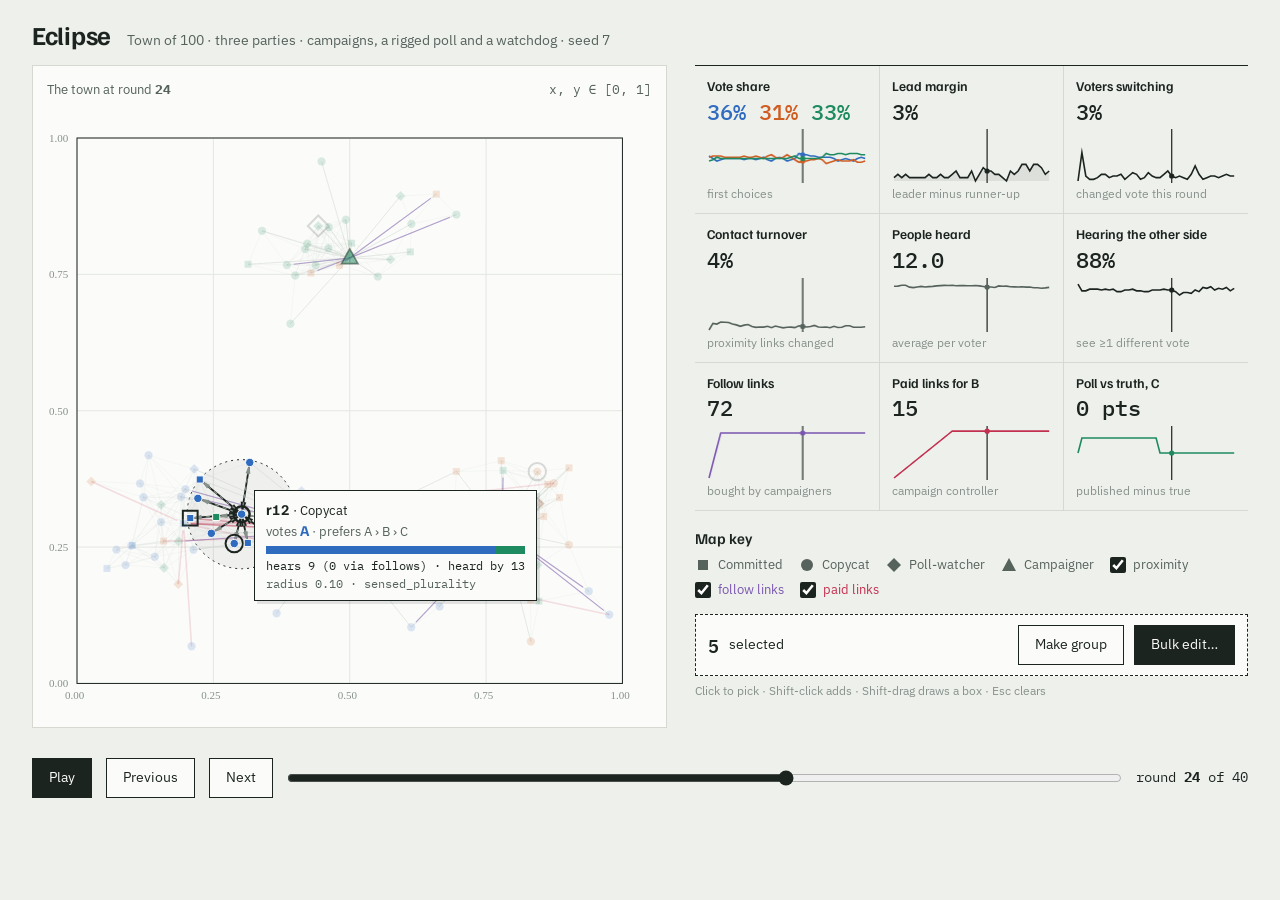
<file: docs/frontend-redesign/design-demos/dir-2.html>
<!doctype html>
<html lang="en"><head><meta charset="utf-8"><meta name="viewport" content="width=device-width, initial-scale=1">
<title>Eclipse · Atlas (direction 2)</title>
<link rel="preconnect" href="https://fonts.googleapis.com"><link rel="preconnect" href="https://fonts.gstatic.com" crossorigin>
<link href="https://fonts.googleapis.com/css2?family=Familjen+Grotesk:wght@500;600;700&family=IBM+Plex+Sans:wght@400;500;600&family=IBM+Plex+Mono:wght@400;500&display=swap" rel="stylesheet">
<style>
:root{--bg:#eef0ec;--paper:#fbfcfa;--line:#d5d9d2;--ink:#1c2420;--mute:#56625c;--faint:#87918b;--A:#2f6bbf;--B:#cf5d22;--C:#1d8a5f;--follow:#7a55b0;--camp:#c2304f}
*{box-sizing:border-box;margin:0}
body{background:var(--bg);color:var(--ink);font:14px/1.5 "IBM Plex Sans",system-ui,sans-serif;min-height:100vh}
.mono{font-family:"IBM Plex Mono",ui-monospace,monospace}
header{display:flex;align-items:baseline;gap:16px;padding:22px 32px 14px}
header h1{font:700 26px/1 "Familjen Grotesk",sans-serif;letter-spacing:-.3px}
header p{color:var(--mute)}
.wrap{display:grid;grid-template-columns:minmax(0,1.15fr) minmax(0,1fr);gap:28px;padding:0 32px 18px}
.plate{background:var(--paper);border:1px solid var(--line);padding:14px;position:relative}
.plate .cap{display:flex;justify-content:space-between;color:var(--mute);font-size:13px;margin-bottom:8px}
#net{width:100%;aspect-ratio:1/1;display:block;cursor:crosshair}
.callout{position:absolute;pointer-events:none;background:var(--paper);border:1px solid var(--ink);padding:8px 11px;font-size:13px;line-height:1.35;min-width:190px;box-shadow:3px 3px 0 rgba(28,36,32,.12);display:none}
.callout b{font-family:"Familjen Grotesk",sans-serif;font-size:15px}
.callout .bar{display:flex;height:8px;margin:6px 0 3px}
.callout .bar span{display:block}
.wall{display:grid;grid-template-columns:repeat(3,minmax(0,1fr));gap:0;border-top:1px solid var(--ink)}
.cell{padding:12px 12px 10px;border-bottom:1px solid var(--line);border-right:1px solid var(--line)}
.cell:nth-child(3n){border-right:0}
.cell h3{font:600 13.5px/1.25 "Familjen Grotesk",sans-serif}
.cell .now{font:500 22px/1.2 "IBM Plex Mono",monospace;margin:4px 0 2px}
.cell canvas{width:100%;height:58px;display:block;cursor:pointer}
.cell .sub{color:var(--faint);font-size:12px}
.side h2{font:600 15px/1.2 "Familjen Grotesk",sans-serif;margin:18px 0 8px}
.keyrow{display:flex;flex-wrap:wrap;gap:6px 16px;color:var(--mute);font-size:13px}
.keyrow label{display:flex;align-items:center;gap:7px;cursor:pointer}
.keyrow input{accent-color:var(--ink);width:16px;height:16px}
.keyrow svg{width:16px;height:16px}
.timeline{display:flex;align-items:center;gap:14px;padding:12px 32px 26px}
.timeline input{flex:1;accent-color:var(--ink)}
button{font:inherit;border:1px solid var(--ink);background:var(--paper);color:var(--ink);min-height:40px;padding:0 16px;cursor:pointer}
button.solid{background:var(--ink);color:var(--paper)}
.selbar{display:flex;align-items:center;gap:10px;margin-top:14px;padding:10px 12px;border:1px dashed var(--ink);background:var(--paper)}
.selbar b{font:600 18px/1 "IBM Plex Mono",monospace}
</style></head>
<body>
<header><h1>Eclipse</h1><p>Town of 100 · three parties · campaigns, a rigged poll and a watchdog · seed 7</p></header>
<div class="wrap">
  <div class="plate" id="plate">
    <div class="cap"><span>The town at round <b class="mono" id="rnum">24</b></span><span class="mono">x, y ∈ [0, 1]</span></div>
    <canvas id="net"></canvas>
    <div class="callout" id="callout"></div>
  </div>
  <div class="side">
    <div class="wall" id="wall"></div>
    <h2>Map key</h2>
    <div class="keyrow" id="key"></div>
    <div class="selbar"><b id="seln">0</b><span>selected</span><span style="flex:1"></span><button id="mk">Make group</button><button class="solid" id="bulk">Bulk edit…</button></div>
    <div style="color:var(--faint);font-size:12px;margin-top:6px">Click to pick · Shift-click adds · Shift-drag draws a box · Esc clears</div>
  </div>
</div>
<div class="timeline"><button class="solid" id="playbtn">Play</button><button id="back">Previous</button><button id="fwd">Next</button><input type="range" id="slider" min="0" max="40" value="24" aria-label="Round"><span class="mono">round <b id="rnum2">24</b> of 40</span></div>
<script id="demo-data" type="application/json">{"parties":["A","B","C"],"groups":["committed","copycats","poll_watchers","team_A","team_B","team_C"],"people":[{"id":"r00","group":"poll_watchers","pref":["A","C","B"],"radius":0.1,"voting":"signal_confident","movement":"random_walk","powers":["reads poll","buys follow links"]},{"id":"r01","group":"copycats","pref":["A","B","C"],"radius":0.1,"voting":"sensed_plurality","movement":"random_walk","powers":["senses ballots","buys follow links"]},{"id":"r02","group":"copycats","pref":["A","C","B"],"radius":0.1,"voting":"sensed_plurality","movement":"random_walk","powers":["senses ballots","buys follow links"]},{"id":"r03","group":"committed","pref":["A","C","B"],"radius":0.1,"voting":"sincere","movement":"random_walk","powers":["buys follow links"]},{"id":"r04","group":"copycats","pref":["A","C","B"],"radius":0.1,"voting":"sensed_plurality","movement":"random_walk","powers":["senses ballots","buys follow links"]},{"id":"r05","group":"committed","pref":["B","A","C"],"radius":0.1,"voting":"sincere","movement":"random_walk","powers":["buys follow links"]},{"id":"r06","group":"committed","pref":["A","C","B"],"radius":0.1,"voting":"sincere","movement":"random_walk","powers":["buys follow links"]},{"id":"r07","group":"poll_watchers","pref":["A","B","C"],"radius":0.1,"voting":"signal_confident","movement":"random_walk","powers":["reads poll","buys follow links"]},{"id":"r08","group":"copycats","pref":["A","C","B"],"radius":0.1,"voting":"sensed_plurality","movement":"random_walk","powers":["senses ballots","buys follow links"]},{"id":"r09","group":"poll_watchers","pref":["B","C","A"],"radius":0.1,"voting":"signal_confident","movement":"random_walk","powers":["reads poll","buys follow links"]},{"id":"r10","group":"committed","pref":["A","C","B"],"radius":0.1,"voting":"sincere","movement":"random_walk","powers":["buys follow links"]},{"id":"r11","group":"copycats","pref":["B","A","C"],"radius":0.1,"voting":"sensed_plurality","movement":"random_walk","powers":["senses ballots","buys follow links"]},{"id":"r12","group":"copycats","pref":["A","B","C"],"radius":0.1,"voting":"sensed_plurality","movement":"random_walk","powers":["senses ballots","buys follow links"]},{"id":"r13","group":"copycats","pref":["A","C","B"],"radius":0.1,"voting":"sensed_plurality","movement":"random_walk","powers":["senses ballots","buys follow links"]},{"id":"r14","group":"copycats","pref":["C","A","B"],"radius":0.1,"voting":"sensed_plurality","movement":"random_walk","powers":["senses ballots","buys follow links"]},{"id":"r15","group":"poll_watchers","pref":["C","B","A"],"radius":0.1,"voting":"signal_confident","movement":"random_walk","powers":["reads poll","buys follow links"]},{"id":"r16","group":"copycats","pref":["C","A","B"],"radius":0.1,"voting":"sensed_plurality","movement":"random_walk","powers":["senses ballots","buys follow links"]},{"id":"r17","group":"copycats","pref":["A","C","B"],"radius":0.1,"voting":"sensed_plurality","movement":"random_walk","powers":["senses ballots","buys follow links"]},{"id":"r18","group":"copycats","pref":["B","C","A"],"radius":0.1,"voting":"sensed_plurality","movement":"random_walk","powers":["senses ballots","buys follow links"]},{"id":"r19","group":"poll_watchers","pref":["B","A","C"],"radius":0.1,"voting":"signal_confident","movement":"random_walk","powers":["reads poll","buys follow links"]},{"id":"r20","group":"committed","pref":["A","B","C"],"radius":0.1,"voting":"sincere","movement":"random_walk","powers":["buys follow links"]},{"id":"r21","group":"copycats","pref":["A","C","B"],"radius":0.1,"voting":"sensed_plurality","movement":"random_walk","powers":["senses ballots","buys follow links"]},{"id":"r22","group":"committed","pref":["C","A","B"],"radius":0.1,"voting":"sincere","movement":"random_walk","powers":["buys follow links"]},{"id":"r23","group":"copycats","pref":["A","C","B"],"radius":0.1,"voting":"sensed_plurality","movement":"random_walk","powers":["senses ballots","buys follow links"]},{"id":"r24","group":"committed","pref":["A","C","B"],"radius":0.1,"voting":"sincere","movement":"random_walk","powers":["buys follow links"]},{"id":"r25","group":"copycats","pref":["A","C","B"],"radius":0.1,"voting":"sensed_plurality","movement":"random_walk","powers":["senses ballots","buys follow links"]},{"id":"r26","group":"copycats","pref":["A","B","C"],"radius":0.1,"voting":"sensed_plurality","movement":"random_walk","powers":["senses ballots","buys follow links"]},{"id":"r27","group":"copycats","pref":["B","A","C"],"radius":0.1,"voting":"sensed_plurality","movement":"random_walk","powers":["senses ballots","buys follow links"]},{"id":"r28","group":"copycats","pref":["A","C","B"],"radius":0.1,"voting":"sensed_plurality","movement":"random_walk","powers":["senses ballots","buys follow links"]},{"id":"r29","group":"committed","pref":["A","C","B"],"radius":0.1,"voting":"sincere","movement":"random_walk","powers":["buys follow links"]},{"id":"r30","group":"poll_watchers","pref":["C","B","A"],"radius":0.1,"voting":"signal_confident","movement":"random_walk","powers":["reads poll","buys follow links"]},{"id":"r31","group":"poll_watchers","pref":["C","A","B"],"radius":0.1,"voting":"signal_confident","movement":"random_walk","powers":["reads poll","buys follow links"]},{"id":"r32","group":"committed","pref":["A","C","B"],"radius":0.1,"voting":"sincere","movement":"random_walk","powers":["buys follow links"]},{"id":"r33","group":"copycats","pref":["A","B","C"],"radius":0.1,"voting":"sensed_plurality","movement":"random_walk","powers":["senses ballots","buys follow links"]},{"id":"r34","group":"committed","pref":["C","B","A"],"radius":0.1,"voting":"sincere","movement":"random_walk","powers":["buys follow links"]},{"id":"r35","group":"copycats","pref":["A","C","B"],"radius":0.1,"voting":"sensed_plurality","movement":"random_walk","powers":["senses ballots","buys follow links"]},{"id":"r36","group":"committed","pref":["B","C","A"],"radius":0.1,"voting":"sincere","movement":"random_walk","powers":["buys follow links"]},{"id":"r37","group":"copycats","pref":["C","A","B"],"radius":0.1,"voting":"sensed_plurality","movement":"random_walk","powers":["senses ballots","buys follow links"]},{"id":"r38","group":"copycats","pref":["B","A","C"],"radius":0.1,"voting":"sensed_plurality","movement":"random_walk","powers":["senses ballots","buys follow links"]},{"id":"r39","group":"copycats","pref":["B","A","C"],"radius":0.1,"voting":"sensed_plurality","movement":"random_walk","powers":["senses ballots","buys follow links"]},{"id":"r40","group":"copycats","pref":["B","C","A"],"radius":0.1,"voting":"sensed_plurality","movement":"random_walk","powers":["senses ballots","buys follow links"]},{"id":"r41","group":"committed","pref":["B","C","A"],"radius":0.1,"voting":"sincere","movement":"random_walk","powers":["buys follow links"]},{"id":"r42","group":"copycats","pref":["A","C","B"],"radius":0.1,"voting":"sensed_plurality","movement":"random_walk","powers":["senses ballots","buys follow links"]},{"id":"r43","group":"copycats","pref":["A","B","C"],"radius":0.1,"voting":"sensed_plurality","movement":"random_walk","powers":["senses ballots","buys follow links"]},{"id":"r44","group":"copycats","pref":["B","A","C"],"radius":0.1,"voting":"sensed_plurality","movement":"random_walk","powers":["senses ballots","buys follow links"]},{"id":"r45","group":"poll_watchers","pref":["B","C","A"],"radius":0.1,"voting":"signal_confident","movement":"random_walk","powers":["reads poll","buys follow links"]},{"id":"r46","group":"committed","pref":["B","A","C"],"radius":0.1,"voting":"sincere","movement":"random_walk","powers":["buys follow links"]},{"id":"r47","group":"committed","pref":["B","A","C"],"radius":0.1,"voting":"sincere","movement":"random_walk","powers":["buys follow links"]},{"id":"r48","group":"copycats","pref":["B","C","A"],"radius":0.1,"voting":"sensed_plurality","movement":"random_walk","powers":["senses ballots","buys follow links"]},{"id":"r49","group":"committed","pref":["B","C","A"],"radius":0.1,"voting":"sincere","movement":"random_walk","powers":["buys follow links"]},{"id":"r50","group":"committed","pref":["C","B","A"],"radius":0.1,"voting":"sincere","movement":"random_walk","powers":["buys follow links"]},{"id":"r51","group":"committed","pref":["B","A","C"],"radius":0.1,"voting":"sincere","movement":"random_walk","powers":["buys follow links"]},{"id":"r52","group":"committed","pref":["B","A","C"],"radius":0.1,"voting":"sincere","movement":"random_walk","powers":["buys follow links"]},{"id":"r53","group":"committed","pref":["B","A","C"],"radius":0.1,"voting":"sincere","movement":"random_walk","powers":["buys follow links"]},{"id":"r54","group":"committed","pref":["C","B","A"],"radius":0.1,"voting":"sincere","movement":"random_walk","powers":["buys follow links"]},{"id":"r55","group":"committed","pref":["B","A","C"],"radius":0.1,"voting":"sincere","movement":"random_walk","powers":["buys follow links"]},{"id":"r56","group":"copycats","pref":["B","C","A"],"radius":0.1,"voting":"sensed_plurality","movement":"random_walk","powers":["senses ballots","buys follow links"]},{"id":"r57","group":"copycats","pref":["B","C","A"],"radius":0.1,"voting":"sensed_plurality","movement":"random_walk","powers":["senses ballots","buys follow links"]},{"id":"r58","group":"poll_watchers","pref":["B","C","A"],"radius":0.1,"voting":"signal_confident","movement":"random_walk","powers":["reads poll","buys follow links"]},{"id":"r59","group":"committed","pref":["A","C","B"],"radius":0.1,"voting":"sincere","movement":"random_walk","powers":["buys follow links"]},{"id":"r60","group":"copycats","pref":["A","C","B"],"radius":0.1,"voting":"sensed_plurality","movement":"random_walk","powers":["senses ballots","buys follow links"]},{"id":"r61","group":"committed","pref":["B","C","A"],"radius":0.1,"voting":"sincere","movement":"random_walk","powers":["buys follow links"]},{"id":"r62","group":"committed","pref":["B","A","C"],"radius":0.1,"voting":"sincere","movement":"random_walk","powers":["buys follow links"]},{"id":"r63","group":"poll_watchers","pref":["C","A","B"],"radius":0.1,"voting":"signal_confident","movement":"random_walk","powers":["reads poll","buys follow links"]},{"id":"r64","group":"poll_watchers","pref":["C","A","B"],"radius":0.1,"voting":"signal_confident","movement":"random_walk","powers":["reads poll","buys follow links"]},{"id":"r65","group":"copycats","pref":["C","B","A"],"radius":0.1,"voting":"sensed_plurality","movement":"random_walk","powers":["senses ballots","buys follow links"]},{"id":"r66","group":"copycats","pref":["C","A","B"],"radius":0.1,"voting":"sensed_plurality","movement":"random_walk","powers":["senses ballots","buys follow links"]},{"id":"r67","group":"copycats","pref":["B","A","C"],"radius":0.1,"voting":"sensed_plurality","movement":"random_walk","powers":["senses ballots","buys follow links"]},{"id":"r68","group":"copycats","pref":["A","C","B"],"radius":0.1,"voting":"sensed_plurality","movement":"random_walk","powers":["senses ballots","buys follow links"]},{"id":"r69","group":"copycats","pref":["C","B","A"],"radius":0.1,"voting":"sensed_plurality","movement":"random_walk","powers":["senses ballots","buys follow links"]},{"id":"r70","group":"copycats","pref":["C","B","A"],"radius":0.1,"voting":"sensed_plurality","movement":"random_walk","powers":["senses ballots","buys follow links"]},{"id":"r71","group":"copycats","pref":["C","B","A"],"radius":0.1,"voting":"sensed_plurality","movement":"random_walk","powers":["senses ballots","buys follow links"]},{"id":"r72","group":"copycats","pref":["A","B","C"],"radius":0.1,"voting":"sensed_plurality","movement":"random_walk","powers":["senses ballots","buys follow links"]},{"id":"r73","group":"committed","pref":["B","A","C"],"radius":0.1,"voting":"sincere","movement":"random_walk","powers":["buys follow links"]},{"id":"r74","group":"copycats","pref":["A","C","B"],"radius":0.1,"voting":"sensed_plurality","movement":"random_walk","powers":["senses ballots","buys follow links"]},{"id":"r75","group":"committed","pref":["B","C","A"],"radius":0.1,"voting":"sincere","movement":"random_walk","powers":["buys follow links"]},{"id":"r76","group":"copycats","pref":["A","C","B"],"radius":0.1,"voting":"sensed_plurality","movement":"random_walk","powers":["senses ballots","buys follow links"]},{"id":"r77","group":"poll_watchers","pref":["C","A","B"],"radius":0.1,"voting":"signal_confident","movement":"random_walk","powers":["reads poll","buys follow links"]},{"id":"r78","group":"poll_watchers","pref":["C","B","A"],"radius":0.1,"voting":"signal_confident","movement":"random_walk","powers":["reads poll","buys follow links"]},{"id":"r79","group":"copycats","pref":["C","B","A"],"radius":0.1,"voting":"sensed_plurality","movement":"random_walk","powers":["senses ballots","buys follow links"]},{"id":"r80","group":"copycats","pref":["C","B","A"],"radius":0.1,"voting":"sensed_plurality","movement":"random_walk","powers":["senses ballots","buys follow links"]},{"id":"r81","group":"committed","pref":["C","A","B"],"radius":0.1,"voting":"sincere","movement":"random_walk","powers":["buys follow links"]},{"id":"r82","group":"committed","pref":["B","C","A"],"radius":0.1,"voting":"sincere","movement":"random_walk","powers":["buys follow links"]},{"id":"r83","group":"copycats","pref":["C","A","B"],"radius":0.1,"voting":"sensed_plurality","movement":"random_walk","powers":["senses ballots","buys follow links"]},{"id":"r84","group":"committed","pref":["C","A","B"],"radius":0.1,"voting":"sincere","movement":"random_walk","powers":["buys follow links"]},{"id":"r85","group":"committed","pref":["C","A","B"],"radius":0.1,"voting":"sincere","movement":"random_walk","powers":["buys follow links"]},{"id":"r86","group":"copycats","pref":["C","B","A"],"radius":0.1,"voting":"sensed_plurality","movement":"random_walk","powers":["senses ballots","buys follow links"]},{"id":"r87","group":"copycats","pref":["C","B","A"],"radius":0.1,"voting":"sensed_plurality","movement":"random_walk","powers":["senses ballots","buys follow links"]},{"id":"campA0","group":"team_A","pref":["A","B","C"],"radius":0.3,"voting":"sincere","movement":"campaign move","powers":["senses ballots","buys follow links","sees roster"]},{"id":"campA1","group":"team_A","pref":["A","B","C"],"radius":0.3,"voting":"sincere","movement":"campaign move","powers":["senses ballots","buys follow links","sees roster"]},{"id":"campA2","group":"team_A","pref":["A","B","C"],"radius":0.3,"voting":"sincere","movement":"campaign move","powers":["senses ballots","buys follow links","sees roster"]},{"id":"campA3","group":"team_A","pref":["A","B","C"],"radius":0.3,"voting":"sincere","movement":"campaign move","powers":["senses ballots","buys follow links","sees roster"]},{"id":"campB0","group":"team_B","pref":["B","A","C"],"radius":0.3,"voting":"sincere","movement":"campaign move","powers":["senses ballots","buys follow links","sees roster"]},{"id":"campB1","group":"team_B","pref":["B","A","C"],"radius":0.3,"voting":"sincere","movement":"campaign move","powers":["senses ballots","buys follow links","sees roster"]},{"id":"campB2","group":"team_B","pref":["B","A","C"],"radius":0.3,"voting":"sincere","movement":"campaign move","powers":["senses ballots","buys follow links","sees roster"]},{"id":"campB3","group":"team_B","pref":["B","A","C"],"radius":0.3,"voting":"sincere","movement":"campaign move","powers":["senses ballots","buys follow links","sees roster"]},{"id":"campC0","group":"team_C","pref":["C","A","B"],"radius":0.3,"voting":"sincere","movement":"campaign move","powers":["senses ballots","buys follow links","sees roster"]},{"id":"campC1","group":"team_C","pref":["C","A","B"],"radius":0.3,"voting":"sincere","movement":"campaign move","powers":["senses ballots","buys follow links","sees roster"]},{"id":"campC2","group":"team_C","pref":["C","A","B"],"radius":0.3,"voting":"sincere","movement":"campaign move","powers":["senses ballots","buys follow links","sees roster"]},{"id":"campC3","group":"team_C","pref":["C","A","B"],"radius":0.3,"voting":"sincere","movement":"campaign move","powers":["senses ballots","buys follow links","sees roster"]}],"frames":[{"r":0,"xy":[[0.3904,0.3314],[0.1067,0.2504],[0.1677,0.2549],[0.2491,0.2921],[0.0671,0.2491],[0.1473,0.302],[0.2244,0.3976],[0.2104,0.2064],[0.0882,0.3545],[0.02,0.3887],[0.0553,0.1986],[0.1579,0.3652],[0.2794,0.3196],[0.181,0.1561],[0.1192,0.368],[0.1439,0.3775],[0.2254,0.2329],[0.3114,0.2274],[0.0424,0.223],[0.2034,0.3718],[0.1724,0.3245],[0.2274,0.3452],[0.2502,0.3467],[0.1408,0.3652],[0.0958,0.2679],[0.3728,0.1193],[0.1388,0.3437],[0.2762,0.3053],[0.1863,0.2553],[0.3378,0.2409],[0.1815,0.2465],[0.1383,0.2188],[0.3207,0.2756],[0.3125,0.3978],[0.8415,0.1457],[0.6343,0.2866],[0.7218,0.2902],[0.98,0.1768],[0.8612,0.3407],[0.6425,0.1441],[0.6876,0.1477],[0.8451,0.3411],[0.8489,0.423],[0.9158,0.2322],[0.9166,0.2326],[0.8985,0.3007],[0.8823,0.4139],[0.713,0.3717],[0.8242,0.142],[0.8678,0.2411],[0.7966,0.3465],[0.7869,0.2004],[0.917,0.3352],[0.8231,0.1804],[0.7627,0.2774],[0.6591,0.1819],[0.6373,0.304],[0.6662,0.2668],[0.835,0.3005],[0.6645,0.2744],[0.6988,0.2106],[0.6738,0.3128],[0.7816,0.3895],[0.8273,0.2422],[0.5696,0.8941],[0.4015,0.8252],[0.4754,0.811],[0.4086,0.7477],[0.4251,0.7718],[0.5565,0.7482],[0.4731,0.9738],[0.5647,0.8485],[0.3946,0.7553],[0.5262,0.7965],[0.6908,0.8734],[0.6533,0.869],[0.5099,0.7895],[0.4947,0.827],[0.5688,0.7665],[0.4708,0.851],[0.4437,0.78],[0.5247,0.7791],[0.4446,0.7616],[0.3753,0.8231],[0.3192,0.7264],[0.5819,0.7709],[0.4827,0.8046],[0.3694,0.6486],[0.2145,0.2444],[0.2332,0.2705],[0.2205,0.3177],[0.2279,0.2954],[0.7436,0.2548],[0.7615,0.2403],[0.7691,0.2663],[0.8188,0.2659],[0.4628,0.8106],[0.4774,0.7546],[0.4868,0.7467],[0.4823,0.7925]],"v":"AAAAABAAABABAACCCABBAACAAAABAACCAACABCBBBBAABBBBBBCBBBCBBBBAABBCCCCBACCCABABACCCCCBCCCCCAAAABBBBCCCC","counts":{"A":35,"B":34,"C":31},"follow":[],"campaign":[],"signal":null,"spend":0,"det":{"change":null,"alert":false}},{"r":1,"xy":[[0.3909,0.3306],[0.1114,0.2498],[0.1755,0.2461],[0.2393,0.2955],[0.0585,0.2487],[0.1461,0.3036],[0.2237,0.3867],[0.2105,0.2056],[0.0935,0.36],[0.0201,0.3902],[0.0588,0.1915],[0.1508,0.3606],[0.2795,0.3158],[0.1852,0.1457],[0.1194,0.3715],[0.1398,0.3798],[0.2319,0.2385],[0.3111,0.2261],[0.0443,0.2294],[0.2123,0.3699],[0.1828,0.3214],[0.2273,0.3432],[0.2496,0.3464],[0.1414,0.354],[0.0921,0.2691],[0.3762,0.1276],[0.1392,0.3518],[0.2732,0.3021],[0.1887,0.2547],[0.3364,0.2459],[0.1813,0.2482],[0.1384,0.2208],[0.3149,0.2662],[0.3185,0.4056],[0.8348,0.1524],[0.6229,0.2838],[0.7245,0.2792],[0.9791,0.1742],[0.8656,0.3356],[0.6422,0.1439],[0.6826,0.139],[0.843,0.3423],[0.8475,0.4194],[0.9161,0.233],[0.9143,0.2232],[0.8872,0.3029],[0.8863,0.4226],[0.7099,0.3745],[0.8274,0.1316],[0.8696,0.2415],[0.794,0.3491],[0.7945,0.202],[0.914,0.336],[0.8303,0.1817],[0.7557,0.2836],[0.6623,0.1871],[0.6372,0.3063],[0.6629,0.2694],[0.835,0.3027],[0.6704,0.2751],[0.6928,0.2091],[0.6696,0.3095],[0.7914,0.3879],[0.8261,0.2435],[0.5629,0.8889],[0.4072,0.8207],[0.4763,0.7994],[0.4004,0.7445],[0.4237,0.772],[0.5592,0.7454],[0.4697,0.9665],[0.5644,0.85],[0.4014,0.7507],[0.5198,0.7945],[0.6844,0.8787],[0.6446,0.8699],[0.5083,0.7888],[0.487,0.8231],[0.5748,0.7651],[0.4752,0.8493],[0.432,0.7792],[0.5158,0.7793],[0.4478,0.7649],[0.377,0.8302],[0.3195,0.7303],[0.5896,0.7772],[0.4836,0.804],[0.3683,0.646],[0.2743,0.2482],[0.2931,0.2715],[0.2803,0.3137],[0.2878,0.2937],[0.6839,0.2603],[0.7021,0.2484],[0.7092,0.2691],[0.7589,0.2683],[0.5,0.78],[0.5,0.78],[0.5,0.78],[0.5,0.78]],"v":"AAAAABABABAAAAACAAAAAACAAAAAAACCAACBBABBBBBBBBBBBBCBBBCBBBBABBBCCCCCCCCCCBBBCCCCCCBCCCCCAAAABBBBCCCC","counts":{"A":33,"B":35,"C":32},"follow":[[88,11],[88,30],[89,11],[89,30],[90,11],[90,30],[91,11],[91,30],[92,50],[92,60],[93,50],[93,60],[94,50],[94,60],[95,50],[95,60],[96,72],[96,82],[97,72],[97,82],[98,72],[98,82],[99,72],[99,82]],"campaign":[[92,20]],"signal":{"report":[33,33,34],"truth":[35,34,31]},"spend":3,"det":{"change":0.01,"alert":false}},{"r":2,"xy":[[0.3901,0.3333],[0.1063,0.2489],[0.1755,0.2461],[0.2416,0.2926],[0.0588,0.2464],[0.1458,0.307],[0.2345,0.3877],[0.2064,0.2091],[0.101,0.3669],[0.0253,0.3941],[0.0621,0.186],[0.156,0.3594],[0.2761,0.3119],[0.1878,0.1351],[0.1206,0.3619],[0.1496,0.376],[0.2228,0.2355],[0.3046,0.2298],[0.0443,0.2292],[0.2091,0.3728],[0.1714,0.3197],[0.2234,0.3447],[0.2506,0.3502],[0.1396,0.3572],[0.0928,0.2724],[0.371,0.1188],[0.1391,0.3533],[0.2722,0.2906],[0.1916,0.2534],[0.33,0.2427],[0.1885,0.2488],[0.1436,0.2239],[0.3135,0.2631],[0.3226,0.402],[0.8349,0.1523],[0.6242,0.2826],[0.714,0.2759],[0.978,0.1637],[0.8653,0.3463],[0.6362,0.1382],[0.6826,0.1349],[0.8448,0.3433],[0.8468,0.4163],[0.9177,0.2341],[0.9126,0.2232],[0.8842,0.3056],[0.8853,0.4182],[0.709,0.3757],[0.8269,0.1305],[0.869,0.2477],[0.7976,0.3473],[0.7921,0.2062],[0.9174,0.3334],[0.8393,0.1746],[0.7459,0.2814],[0.6621,0.1824],[0.6343,0.3022],[0.6618,0.2586],[0.8355,0.3031],[0.6698,0.2723],[0.6928,0.2089],[0.6707,0.3058],[0.7967,0.3823],[0.8302,0.2366],[0.5644,0.8912],[0.4079,0.8164],[0.4801,0.7937],[0.3984,0.7561],[0.4239,0.7723],[0.5562,0.7434],[0.4731,0.9656],[0.5644,0.85],[0.3938,0.7568],[0.5248,0.7936],[0.6857,0.8798],[0.6493,0.8712],[0.4999,0.7886],[0.484,0.8169],[0.5701,0.7648],[0.4711,0.8475],[0.4322,0.7731],[0.5167,0.7814],[0.4489,0.7692],[0.3758,0.8284],[0.3221,0.7306],[0.592,0.786],[0.4807,0.8125],[0.3772,0.6519],[0.3341,0.2519],[0.3531,0.2726],[0.3401,0.3096],[0.3477,0.2921],[0.6242,0.2659],[0.6427,0.2566],[0.6493,0.2718],[0.699,0.2708],[0.5,0.78],[0.5,0.78],[0.5,0.78],[0.5,0.78]],"v":"AAAAABABABAAACACAAAAAACAAAAAAACCAACBBBBBBBBBBBBBBBCBBBCBBBBABBBCCCCCCCCCCBCBCCCCCCBCCCCCAAAABBBBCCCC","counts":{"A":31,"B":35,"C":34},"follow":[[88,7],[88,11],[88,30],[88,31],[89,7],[89,11],[89,30],[89,31],[90,7],[90,11],[90,30],[90,31],[91,7],[91,11],[91,30],[91,31],[92,42],[92,43],[92,50],[92,60],[93,42],[93,43],[93,50],[93,60],[94,42],[94,43],[94,50],[94,60],[95,37],[95,42],[95,50],[95,60],[96,72],[96,73],[96,74],[96,82],[97,72],[97,73],[97,74],[97,82],[98,72],[98,73],[98,74],[98,82],[99,72],[99,73],[99,74],[99,82]],"campaign":[[92,20],[93,20]],"signal":{"report":[32,33,35],"truth":[33,35,32]},"spend":6,"det":{"change":0.02,"alert":false}},{"r":3,"xy":[[0.3974,0.3303],[0.0981,0.2472],[0.1661,0.2412],[0.2453,0.293],[0.0577,0.2543],[0.1361,0.3035],[0.234,0.3818],[0.199,0.2093],[0.1013,0.3664],[0.0145,0.3934],[0.0561,0.1856],[0.1619,0.3613],[0.2812,0.3152],[0.1882,0.128],[0.1169,0.365],[0.1501,0.3773],[0.2243,0.2403],[0.3006,0.2337],[0.0473,0.2365],[0.2111,0.3744],[0.17,0.3201],[0.2137,0.3396],[0.2476,0.3519],[0.1424,0.3478],[0.0888,0.2676],[0.3723,0.1177],[0.1293,0.3527],[0.2684,0.2918],[0.1856,0.2582],[0.3346,0.2375],[0.18,0.2528],[0.1429,0.2235],[0.3021,0.2653],[0.3196,0.3929],[0.8284,0.1525],[0.6233,0.2886],[0.7061,0.283],[0.9759,0.154],[0.8656,0.3463],[0.6342,0.1315],[0.678,0.145],[0.8465,0.3494],[0.8561,0.4227],[0.91,0.2428],[0.913,0.2247],[0.8841,0.3055],[0.8847,0.4181],[0.7117,0.3857],[0.8322,0.1293],[0.8709,0.2449],[0.7986,0.3471],[0.7974,0.2003],[0.9175,0.3336],[0.8332,0.1753],[0.7512,0.2813],[0.6641,0.1888],[0.6341,0.2998],[0.6517,0.2644],[0.8355,0.3046],[0.6762,0.2753],[0.6889,0.2074],[0.6743,0.2968],[0.7967,0.3854],[0.8335,0.2264],[0.573,0.8898],[0.4174,0.8156],[0.4776,0.7974],[0.3954,0.7584],[0.4279,0.7625],[0.5578,0.7534],[0.4749,0.9656],[0.5722,0.8556],[0.3874,0.747],[0.5277,0.7876],[0.6843,0.8776],[0.6402,0.8648],[0.4977,0.779],[0.4818,0.8272],[0.5628,0.7721],[0.4728,0.8473],[0.4376,0.7689],[0.5066,0.7842],[0.4492,0.7593],[0.3808,0.8302],[0.3294,0.7268],[0.5897,0.7755],[0.4824,0.8203],[0.3733,0.6492],[0.394,0.2557],[0.413,0.2736],[0.3999,0.3056],[0.4077,0.2904],[0.5645,0.2714],[0.5833,0.2647],[0.5895,0.2746],[0.6391,0.2732],[0.5,0.78],[0.5,0.78],[0.5,0.78],[0.5,0.78]],"v":"AAAAABABABAAAAACAAAAAACAAAAAAACCAACBBBBBBBBBBBBBBBCBBBCBBBBABBBCCCCCCCCCCBCBCCCCCCBCCCCCAAAABBBBCCCC","counts":{"A":32,"B":35,"C":33},"follow":[[88,7],[88,11],[88,13],[88,22],[88,30],[88,31],[89,7],[89,11],[89,13],[89,30],[89,31],[89,40],[90,7],[90,11],[90,13],[90,22],[90,30],[90,31],[91,7],[91,11],[91,13],[91,22],[91,30],[91,31],[92,0],[92,35],[92,42],[92,43],[92,50],[92,60],[93,0],[93,35],[93,42],[93,43],[93,50],[93,60],[94,0],[94,35],[94,42],[94,43],[94,50],[94,60],[95,35],[95,37],[95,42],[95,43],[95,50],[95,60],[96,72],[96,73],[96,74],[96,75],[96,76],[96,82],[97,72],[97,73],[97,74],[97,75],[97,76],[97,82],[98,72],[98,73],[98,74],[98,75],[98,76],[98,82],[99,72],[99,73],[99,74],[99,75],[99,76],[99,82]],"campaign":[[92,20],[93,20],[94,20]],"signal":{"report":[31,32,37],"truth":[31,35,34]},"spend":9,"det":{"change":-0.01,"alert":false}},{"r":4,"xy":[[0.3925,0.3313],[0.1059,0.2509],[0.1712,0.235],[0.2533,0.2911],[0.0519,0.2565],[0.14,0.3014],[0.2261,0.383],[0.1987,0.2013],[0.0935,0.3635],[0.0174,0.3841],[0.0597,0.188],[0.1622,0.3519],[0.2867,0.3232],[0.1847,0.1251],[0.1167,0.3727],[0.1556,0.3778],[0.22,0.2434],[0.3061,0.232],[0.0439,0.2392],[0.2139,0.3681],[0.172,0.3193],[0.2093,0.3425],[0.2516,0.3413],[0.1408,0.3568],[0.088,0.2708],[0.3725,0.1173],[0.1247,0.3527],[0.265,0.285],[0.18,0.2664],[0.3363,0.2354],[0.1818,0.2545],[0.1445,0.2302],[0.2989,0.2634],[0.3179,0.3932],[0.8282,0.1536],[0.6236,0.2878],[0.7006,0.2928],[0.9796,0.1538],[0.8654,0.3574],[0.6343,0.1316],[0.6748,0.1553],[0.8562,0.3558],[0.8574,0.4226],[0.9108,0.2438],[0.9154,0.2139],[0.8735,0.3094],[0.8853,0.408],[0.71,0.3836],[0.8322,0.1277],[0.8695,0.2452],[0.7983,0.3469],[0.7875,0.1988],[0.9149,0.3364],[0.822,0.1764],[0.7526,0.2822],[0.6636,0.1881],[0.6406,0.2923],[0.6518,0.2649],[0.834,0.2962],[0.6799,0.2654],[0.6904,0.205],[0.6656,0.299],[0.7956,0.3948],[0.8316,0.2344],[0.5737,0.8946],[0.4283,0.8121],[0.4702,0.8022],[0.3958,0.7578],[0.4296,0.7668],[0.5522,0.7545],[0.4758,0.9574],[0.5752,0.8634],[0.3846,0.7388],[0.5308,0.785],[0.6744,0.8788],[0.641,0.8662],[0.496,0.7782],[0.4742,0.8332],[0.5629,0.7716],[0.4723,0.8485],[0.4368,0.7683],[0.5038,0.7916],[0.4466,0.7609],[0.3741,0.8394],[0.3214,0.7297],[0.5982,0.7724],[0.4842,0.8273],[0.3769,0.6518],[0.4538,0.2595],[0.4729,0.2747],[0.4597,0.3016],[0.4676,0.2887],[0.5049,0.277],[0.524,0.2729],[0.5296,0.2773],[0.5792,0.2756],[0.5,0.78],[0.5,0.78],[0.5,0.78],[0.5,0.78]],"v":"AAAAABABABAAAAACAAAAAACAAAAAAACCAACBBBBBABBBBBBBBBCBBBCBBBBABBBCCCCCCCCCCBCBCCCCCCBCCCCCAAAABBBBCCCC","counts":{"A":33,"B":34,"C":33},"follow":[[88,7],[88,13],[88,22],[88,31],[88,40],[88,60],[89,7],[89,13],[89,22],[89,31],[89,40],[89,60],[90,7],[90,13],[90,22],[90,31],[90,40],[90,60],[91,7],[91,13],[91,22],[91,31],[91,40],[91,60],[92,0],[92,3],[92,12],[92,35],[92,42],[92,43],[93,0],[93,3],[93,12],[93,35],[93,42],[93,43],[94,0],[94,3],[94,12],[94,35],[94,42],[94,43],[95,0],[95,12],[95,35],[95,37],[95,42],[95,43],[96,72],[96,73],[96,74],[96,75],[96,76],[96,82],[97,72],[97,73],[97,74],[97,75],[97,76],[97,82],[98,72],[98,73],[98,74],[98,75],[98,76],[98,82],[99,72],[99,73],[99,74],[99,75],[99,76],[99,82]],"campaign":[[92,20],[93,20],[94,20],[95,20]],"signal":{"report":[32,32,36],"truth":[32,35,33]},"spend":12,"det":{"change":0.0,"alert":false}},{"r":5,"xy":[[0.3947,0.3328],[0.1107,0.2566],[0.1638,0.2399],[0.2504,0.2871],[0.0512,0.2559],[0.1401,0.295],[0.2269,0.3714],[0.1915,0.2024],[0.0914,0.3719],[0.0201,0.3856],[0.0526,0.1937],[0.1617,0.3511],[0.2834,0.3191],[0.1935,0.1257],[0.122,0.369],[0.1649,0.3743],[0.2198,0.2503],[0.3057,0.2327],[0.0449,0.2395],[0.2221,0.3729],[0.1759,0.3184],[0.2117,0.3479],[0.2549,0.3311],[0.1447,0.3501],[0.0783,0.2751],[0.3737,0.1135],[0.1283,0.3436],[0.265,0.2863],[0.1777,0.264],[0.3289,0.2361],[0.1816,0.2543],[0.1447,0.2352],[0.3078,0.2709],[0.3179,0.3932],[0.8294,0.1538],[0.6218,0.2892],[0.7019,0.2857],[0.9739,0.1607],[0.8662,0.3615],[0.6329,0.1329],[0.6747,0.1524],[0.8469,0.3553],[0.8468,0.4213],[0.9151,0.24],[0.9216,0.2066],[0.865,0.3161],[0.896,0.4067],[0.7119,0.3846],[0.8316,0.1203],[0.8677,0.2466],[0.7967,0.349],[0.7921,0.1967],[0.9108,0.3345],[0.8219,0.1775],[0.7525,0.282],[0.6721,0.192],[0.6461,0.2819],[0.6523,0.2657],[0.8388,0.3024],[0.6856,0.2675],[0.6873,0.1994],[0.6693,0.3058],[0.804,0.4001],[0.8302,0.2297],[0.5776,0.8927],[0.437,0.8076],[0.464,0.8026],[0.3872,0.7591],[0.4268,0.764],[0.5524,0.7481],[0.4854,0.9524],[0.5739,0.8623],[0.3922,0.7379],[0.5325,0.7775],[0.6836,0.8807],[0.6409,0.8664],[0.4968,0.7814],[0.4745,0.8333],[0.5665,0.7652],[0.4733,0.8454],[0.4355,0.7612],[0.507,0.7967],[0.4432,0.7674],[0.3716,0.839],[0.3165,0.7394],[0.5999,0.7759],[0.4829,0.8323],[0.3692,0.6562],[0.5136,0.2632],[0.5329,0.2757],[0.5195,0.2976],[0.5275,0.287],[0.472,0.28],[0.472,0.28],[0.472,0.28],[0.5193,0.2781],[0.5,0.78],[0.5,0.78],[0.5,0.78],[0.5,0.78]],"v":"AAAAABABABAAAAACAAAAAACAAAAAAACCAACBBBBBBBBBBBBBBBCBBBCBBBBAABBCCCCCCCCCCBCBCCCCCCBCCCCCAAAABBBBCCCC","counts":{"A":33,"B":34,"C":33},"follow":[[88,13],[88,22],[88,40],[88,50],[88,51],[88,60],[89,13],[89,22],[89,40],[89,50],[89,51],[89,60],[90,13],[90,22],[90,40],[90,50],[90,51],[90,60],[91,13],[91,22],[91,40],[91,50],[91,51],[91,60],[92,0],[92,3],[92,12],[92,40],[92,42],[92,43],[93,0],[93,3],[93,12],[93,40],[93,42],[93,43],[94,0],[94,3],[94,12],[94,40],[94,42],[94,43],[95,0],[95,12],[95,37],[95,40],[95,42],[95,43],[96,72],[96,73],[96,74],[96,75],[96,76],[96,82],[97,72],[97,73],[97,74],[97,75],[97,76],[97,82],[98,72],[98,73],[98,74],[98,75],[98,76],[98,82],[99,72],[99,73],[99,74],[99,75],[99,76],[99,82]],"campaign":[[92,20],[93,20],[94,20],[95,3],[95,20]],"signal":{"report":[32,32,36],"truth":[33,34,33]},"spend":15,"det":{"change":0.0,"alert":false}},{"r":6,"xy":[[0.3871,0.3352],[0.1019,0.2567],[0.1665,0.2429],[0.2465,0.2888],[0.055,0.2585],[0.1301,0.2964],[0.2301,0.3799],[0.183,0.2005],[0.093,0.3762],[0.0146,0.3938],[0.0519,0.1944],[0.1617,0.3523],[0.2852,0.314],[0.1928,0.127],[0.1209,0.366],[0.163,0.3748],[0.2189,0.2514],[0.3085,0.2278],[0.0511,0.2385],[0.2216,0.3756],[0.1798,0.315],[0.2134,0.3563],[0.2541,0.328],[0.1467,0.3557],[0.0778,0.2831],[0.375,0.1165],[0.1283,0.3436],[0.2721,0.2901],[0.1822,0.2541],[0.3314,0.2354],[0.1924,0.2504],[0.1435,0.2259],[0.3156,0.2794],[0.3241,0.3965],[0.838,0.1458],[0.6264,0.2961],[0.7022,0.2861],[0.9841,0.1598],[0.8664,0.3701],[0.6295,0.131],[0.6736,0.1521],[0.8456,0.3523],[0.8443,0.4179],[0.915,0.2452],[0.9219,0.202],[0.8654,0.3076],[0.8929,0.4008],[0.7108,0.3823],[0.832,0.1234],[0.8693,0.2467],[0.7963,0.3494],[0.7885,0.1946],[0.9034,0.3299],[0.8198,0.1875],[0.7481,0.2838],[0.6692,0.1932],[0.6461,0.2819],[0.6445,0.2677],[0.8375,0.3001],[0.6856,0.2675],[0.6894,0.1907],[0.6724,0.3049],[0.8092,0.3972],[0.8281,0.2228],[0.5772,0.8895],[0.4315,0.8113],[0.4598,0.7923],[0.3834,0.7574],[0.4204,0.7675],[0.5513,0.7492],[0.4841,0.9526],[0.5784,0.8589],[0.3894,0.7383],[0.5323,0.7793],[0.6813,0.8836],[0.6401,0.862],[0.4912,0.7774],[0.4712,0.8363],[0.5712,0.7726],[0.4738,0.8395],[0.4275,0.7595],[0.5006,0.8057],[0.4455,0.7645],[0.37,0.8427],[0.3097,0.7418],[0.5995,0.7788],[0.4823,0.8255],[0.3688,0.657],[0.5734,0.267],[0.5928,0.2767],[0.5793,0.2935],[0.5874,0.2854],[0.472,0.28],[0.472,0.28],[0.472,0.28],[0.472,0.28],[0.5,0.78],[0.5,0.78],[0.5,0.78],[0.5,0.78]],"v":"AAAAABABABAAABACAAAAAACAAAAAAACCAACABBBBBBBBBBBBBBCBBBCBBABABBBCCCCCCCCCCBCBCCCCCCBCCCCCAAAABBBBCCCC","counts":{"A":33,"B":34,"C":33},"follow":[[88,40],[88,41],[88,50],[88,51],[88,60],[88,61],[89,22],[89,41],[89,42],[89,50],[89,51],[89,60],[90,40],[90,41],[90,42],[90,50],[90,51],[90,60],[91,40],[91,41],[91,42],[91,50],[91,51],[91,60],[92,0],[92,3],[92,12],[92,20],[92,40],[92,60],[93,0],[93,3],[93,12],[93,20],[93,40],[93,60],[94,0],[94,3],[94,12],[94,20],[94,40],[94,60],[95,0],[95,12],[95,20],[95,40],[95,43],[95,60],[96,72],[96,73],[96,74],[96,75],[96,76],[96,82],[97,72],[97,73],[97,74],[97,75],[97,76],[97,82],[98,72],[98,73],[98,74],[98,75],[98,76],[98,82],[99,72],[99,73],[99,74],[99,75],[99,76],[99,82]],"campaign":[[92,20],[93,20],[94,20],[95,3],[95,20],[7,20]],"signal":{"report":[32,32,36],"truth":[33,34,33]},"spend":18,"det":{"change":0.0,"alert":false}},{"r":7,"xy":[[0.3814,0.3318],[0.0938,0.2604],[0.1631,0.2429],[0.2367,0.2954],[0.054,0.2544],[0.1246,0.2944],[0.2374,0.3811],[0.1934,0.2009],[0.0928,0.3763],[0.005,0.3868],[0.0539,0.1928],[0.156,0.3496],[0.2912,0.312],[0.1884,0.122],[0.1239,0.3666],[0.1604,0.3746],[0.2219,0.2515],[0.2978,0.2327],[0.0535,0.2389],[0.2213,0.3782],[0.191,0.3108],[0.2134,0.3563],[0.259,0.3337],[0.1537,0.3555],[0.0839,0.2735],[0.3742,0.1232],[0.138,0.3418],[0.2706,0.2959],[0.1889,0.2621],[0.329,0.2277],[0.1877,0.2545],[0.1462,0.223],[0.3206,0.2818],[0.3261,0.3971],[0.837,0.1478],[0.6379,0.2936],[0.7021,0.2861],[0.9868,0.1574],[0.8725,0.3767],[0.6287,0.1321],[0.6724,0.1552],[0.8482,0.353],[0.8372,0.4261],[0.9039,0.2427],[0.9252,0.1928],[0.8657,0.3074],[0.8894,0.4082],[0.7039,0.3789],[0.8273,0.1213],[0.8707,0.2482],[0.7957,0.3474],[0.7923,0.1947],[0.8931,0.3241],[0.8276,0.1835],[0.7436,0.2869],[0.6623,0.1933],[0.6463,0.2824],[0.6488,0.2698],[0.8375,0.3008],[0.6892,0.2624],[0.6809,0.1973],[0.6742,0.305],[0.8066,0.405],[0.8367,0.216],[0.5742,0.8861],[0.429,0.8131],[0.4669,0.7875],[0.3862,0.7589],[0.4254,0.7676],[0.5512,0.7492],[0.4728,0.9544],[0.5869,0.8557],[0.3878,0.7387],[0.5369,0.7733],[0.6841,0.886],[0.6429,0.8688],[0.481,0.7784],[0.4731,0.836],[0.5697,0.7647],[0.4774,0.8413],[0.4245,0.7647],[0.4974,0.815],[0.4511,0.7557],[0.3679,0.8429],[0.3004,0.7479],[0.6087,0.7832],[0.486,0.8189],[0.3717,0.6567],[0.6333,0.2708],[0.6527,0.2778],[0.6391,0.2895],[0.6473,0.2837],[0.472,0.28],[0.472,0.28],[0.472,0.28],[0.472,0.28],[0.5,0.78],[0.5,0.78],[0.5,0.78],[0.5,0.78]],"v":"AAAAABABABAAABACAAAAAACAAAAAAACCAACBBBBBBBABBBBBBBCBBBCBABBABBBCCCCCCCCCCBCBCCCCCCBCCCCCAAAABBBBCCCC","counts":{"A":33,"B":34,"C":33},"follow":[[88,41],[88,42],[88,50],[88,51],[88,52],[88,61],[89,40],[89,41],[89,42],[89,50],[89,51],[89,61],[90,41],[90,42],[90,50],[90,51],[90,52],[90,61],[91,41],[91,42],[91,50],[91,51],[91,52],[91,61],[92,3],[92,20],[92,35],[92,40],[92,57],[92,60],[93,3],[93,20],[93,35],[93,40],[93,57],[93,60],[94,3],[94,20],[94,35],[94,40],[94,57],[94,60],[95,12],[95,20],[95,35],[95,40],[95,57],[95,60],[96,72],[96,73],[96,74],[96,75],[96,76],[96,82],[97,72],[97,73],[97,74],[97,75],[97,76],[97,82],[98,72],[98,73],[98,74],[98,75],[98,76],[98,82],[99,72],[99,73],[99,74],[99,75],[99,76],[99,82]],"campaign":[[92,20],[93,20],[94,20],[95,3],[95,20],[5,89],[7,20]],"signal":{"report":[32,32,36],"truth":[33,34,33]},"spend":21,"det":{"change":0.0,"alert":false}},{"r":8,"xy":[[0.3746,0.3288],[0.0885,0.2701],[0.1699,0.2392],[0.2428,0.2984],[0.0468,0.2477],[0.1339,0.2986],[0.2287,0.3856],[0.1957,0.1979],[0.0915,0.3682],[0.0001,0.388],[0.0547,0.2036],[0.1539,0.3402],[0.2914,0.3187],[0.184,0.1138],[0.1225,0.3783],[0.1625,0.3791],[0.2221,0.2502],[0.3006,0.2317],[0.0513,0.2324],[0.221,0.378],[0.1826,0.308],[0.2122,0.3581],[0.2588,0.3337],[0.1597,0.3641],[0.0841,0.2692],[0.373,0.1222],[0.1362,0.3411],[0.2721,0.2986],[0.1832,0.2653],[0.3289,0.2236],[0.1803,0.2522],[0.1555,0.2155],[0.3204,0.2812],[0.3251,0.4],[0.8362,0.1462],[0.6386,0.2946],[0.6969,0.2829],[0.982,0.1477],[0.8832,0.3805],[0.6315,0.1352],[0.6681,0.1556],[0.8583,0.3577],[0.8348,0.423],[0.9148,0.2393],[0.935,0.1961],[0.8628,0.2985],[0.8881,0.3967],[0.7068,0.3786],[0.8291,0.1147],[0.868,0.2532],[0.7928,0.3488],[0.7962,0.1953],[0.8892,0.3237],[0.8337,0.1799],[0.7519,0.2897],[0.6552,0.1893],[0.6429,0.2834],[0.6428,0.2675],[0.8465,0.2937],[0.6856,0.2586],[0.6765,0.1943],[0.6749,0.3028],[0.8067,0.4157],[0.8378,0.2158],[0.5741,0.8862],[0.4291,0.813],[0.4735,0.7844],[0.3801,0.7675],[0.4329,0.7664],[0.5469,0.746],[0.4741,0.9602],[0.5985,0.8568],[0.3937,0.7344],[0.5381,0.7708],[0.6852,0.8788],[0.6374,0.8678],[0.4847,0.7806],[0.4695,0.833],[0.5699,0.7608],[0.4691,0.8467],[0.4193,0.7691],[0.5018,0.8142],[0.4539,0.7544],[0.3638,0.8324],[0.3091,0.7481],[0.6077,0.7873],[0.4917,0.8281],[0.3772,0.6534],[0.6931,0.2745],[0.7126,0.2788],[0.6989,0.2855],[0.7072,0.282],[0.472,0.28],[0.472,0.28],[0.472,0.28],[0.472,0.28],[0.5,0.78],[0.5,0.78],[0.5,0.78],[0.5,0.78]],"v":"AAAAABABABAAABACAAAAAACAAAAAAACCAACBBBBBABABBBBBBBCBBBCBBBBABBBCCCCCCCCCCBCBCCCCCCBCCCCCAAAABBBBCCCC","counts":{"A":33,"B":34,"C":33},"follow":[[88,40],[88,41],[88,42],[88,52],[88,60],[88,61],[89,35],[89,40],[89,41],[89,42],[89,60],[89,61],[90,40],[90,41],[90,42],[90,52],[90,60],[90,61],[91,40],[91,41],[91,42],[91,52],[91,60],[91,61],[92,0],[92,20],[92,35],[92,56],[92,57],[92,60],[93,0],[93,20],[93,35],[93,56],[93,57],[93,60],[94,0],[94,20],[94,35],[94,56],[94,57],[94,60],[95,0],[95,20],[95,35],[95,56],[95,57],[95,60],[96,72],[96,73],[96,74],[96,75],[96,76],[96,82],[97,72],[97,73],[97,74],[97,75],[97,76],[97,82],[98,72],[98,73],[98,74],[98,75],[98,76],[98,82],[99,72],[99,73],[99,74],[99,75],[99,76],[99,82]],"campaign":[[92,20],[93,20],[94,20],[95,3],[95,20],[5,89],[7,20],[9,20]],"signal":{"report":[32,32,36],"truth":[33,34,33]},"spend":24,"det":{"change":0.0,"alert":false}},{"r":9,"xy":[[0.3705,0.3299],[0.0981,0.2745],[0.1587,0.2378],[0.2424,0.2981],[0.0542,0.2431],[0.1382,0.2877],[0.226,0.3864],[0.2009,0.1939],[0.0917,0.3676],[0.0007,0.3911],[0.0522,0.1987],[0.1535,0.3384],[0.2915,0.321],[0.1879,0.1047],[0.1235,0.3856],[0.1633,0.3675],[0.2179,0.2504],[0.3008,0.2286],[0.0528,0.232],[0.2204,0.3781],[0.1737,0.3031],[0.2127,0.3578],[0.262,0.3364],[0.1688,0.3633],[0.0833,0.2692],[0.3805,0.124],[0.1379,0.3327],[0.2731,0.3053],[0.1786,0.2564],[0.3296,0.2221],[0.1831,0.2561],[0.1505,0.2113],[0.3121,0.2855],[0.3292,0.4032],[0.832,0.1531],[0.634,0.3016],[0.6932,0.2815],[0.9755,0.1525],[0.8887,0.3843],[0.6331,0.1321],[0.6682,0.1545],[0.8563,0.36],[0.8351,0.4183],[0.9068,0.2431],[0.9312,0.1905],[0.8607,0.2996],[0.8869,0.396],[0.7137,0.3818],[0.8391,0.1172],[0.8669,0.262],[0.7857,0.3526],[0.7943,0.1907],[0.8903,0.3239],[0.8414,0.1808],[0.7517,0.2899],[0.6543,0.1913],[0.6398,0.2877],[0.6488,0.2573],[0.8476,0.2999],[0.6856,0.2653],[0.6759,0.1959],[0.6841,0.2972],[0.8077,0.4092],[0.8378,0.2157],[0.5834,0.8801],[0.429,0.8128],[0.4799,0.787],[0.3836,0.769],[0.4311,0.7782],[0.5403,0.7532],[0.4794,0.9603],[0.6085,0.8547],[0.3914,0.7335],[0.5348,0.7733],[0.6856,0.8815],[0.6365,0.8649],[0.486,0.7753],[0.4626,0.8329],[0.5759,0.7669],[0.4706,0.839],[0.4239,0.7697],[0.49,0.8155],[0.45,0.7584],[0.3575,0.8332],[0.3013,0.7436],[0.6034,0.7907],[0.4953,0.832],[0.3704,0.6606],[0.7529,0.2783],[0.7726,0.2799],[0.7587,0.2814],[0.7672,0.2804],[0.472,0.28],[0.472,0.28],[0.472,0.28],[0.472,0.28],[0.5,0.78],[0.5,0.78],[0.5,0.78],[0.5,0.78]],"v":"AAAAABABABAAABACAAAAAACAAAAAAACCAACBBBBBBBBBBBBBBBCBBBCBBBBAABBCCCCCCCCCCBCBCCCCCCBCCCCCAAAABBBBCCCC","counts":{"A":32,"B":35,"C":33},"follow":[[88,35],[88,40],[88,42],[88,52],[88,56],[88,60],[89,35],[89,40],[89,56],[89,57],[89,60],[89,61],[90,35],[90,40],[90,52],[90,56],[90,60],[90,61],[91,35],[91,40],[91,52],[91,56],[91,60],[91,61],[92,0],[92,30],[92,35],[92,40],[92,56],[92,57],[93,0],[93,30],[93,35],[93,40],[93,56],[93,57],[94,0],[94,30],[94,35],[94,40],[94,56],[94,57],[95,0],[95,30],[95,35],[95,40],[95,56],[95,57],[96,72],[96,73],[96,74],[96,75],[96,76],[96,82],[97,72],[97,73],[97,74],[97,75],[97,76],[97,82],[98,72],[98,73],[98,74],[98,75],[98,76],[98,82],[99,72],[99,73],[99,74],[99,75],[99,76],[99,82]],"campaign":[[92,20],[93,20],[94,20],[95,3],[95,20],[5,89],[7,20],[9,20],[13,20]],"signal":{"report":[32,32,36],"truth":[33,34,33]},"spend":27,"det":{"change":0.0,"alert":false}},{"r":10,"xy":[[0.3692,0.3417],[0.1065,0.2734],[0.1611,0.2312],[0.2421,0.299],[0.0515,0.2474],[0.146,0.2852],[0.2245,0.3842],[0.197,0.1905],[0.1024,0.3682],[0.0087,0.3915],[0.0491,0.2019],[0.1519,0.3367],[0.2944,0.325],[0.1871,0.1029],[0.12,0.3885],[0.1663,0.3586],[0.2141,0.2466],[0.3018,0.2285],[0.0529,0.2307],[0.2176,0.3807],[0.1726,0.3027],[0.2168,0.3577],[0.2514,0.3348],[0.1715,0.3604],[0.0851,0.2671],[0.3873,0.1204],[0.1328,0.3336],[0.2799,0.3017],[0.182,0.2567],[0.3235,0.232],[0.1818,0.2653],[0.1417,0.2189],[0.3192,0.2879],[0.3286,0.4043],[0.8405,0.1561],[0.6329,0.2995],[0.6916,0.2884],[0.9768,0.1522],[0.8922,0.3939],[0.6376,0.1409],[0.6712,0.1542],[0.86,0.3593],[0.8338,0.423],[0.9042,0.2514],[0.9315,0.1904],[0.8561,0.3016],[0.884,0.3937],[0.7222,0.3789],[0.8321,0.1159],[0.863,0.26],[0.7896,0.3538],[0.802,0.1868],[0.8859,0.3251],[0.8365,0.1759],[0.7617,0.2921],[0.6583,0.1945],[0.6383,0.2869],[0.6538,0.2584],[0.8464,0.3066],[0.6881,0.2695],[0.6796,0.1952],[0.6883,0.2867],[0.8023,0.4043],[0.8431,0.2247],[0.5742,0.8785],[0.4322,0.8107],[0.4817,0.7851],[0.3935,0.7631],[0.4348,0.7728],[0.5402,0.7534],[0.4719,0.961],[0.6176,0.8469],[0.3944,0.7391],[0.5329,0.7685],[0.68,0.8765],[0.6416,0.8644],[0.4846,0.7767],[0.4539,0.8328],[0.5764,0.7684],[0.4708,0.8388],[0.4309,0.7656],[0.4846,0.8116],[0.4429,0.7533],[0.351,0.828],[0.3084,0.7464],[0.6048,0.7935],[0.4966,0.8239],[0.3681,0.6566],[0.78,0.28],[0.78,0.28],[0.78,0.28],[0.78,0.28],[0.472,0.28],[0.472,0.28],[0.472,0.28],[0.472,0.28],[0.5,0.78],[0.5,0.78],[0.5,0.78],[0.5,0.78]],"v":"AAAAABABABAAABACAAAAAACAAAAAAACCAACABBBBBBBBBBBBBBCBBBCBBABABBBCCCCCCCCCCBCBCCCCCCBCCCCCAAAABBBBCCCC","counts":{"A":33,"B":34,"C":33},"follow":[[88,35],[88,40],[88,50],[88,56],[88,57],[88,60],[89,35],[89,42],[89,50],[89,56],[89,57],[89,60],[90,35],[90,40],[90,42],[90,56],[90,57],[90,60],[91,35],[91,40],[91,42],[91,56],[91,57],[91,60],[92,0],[92,21],[92,30],[92,40],[92,56],[92,60],[93,0],[93,21],[93,30],[93,40],[93,56],[93,60],[94,0],[94,21],[94,30],[94,40],[94,56],[94,60],[95,0],[95,21],[95,30],[95,40],[95,56],[95,60],[96,72],[96,73],[96,74],[96,75],[96,76],[96,82],[97,72],[97,73],[97,74],[97,75],[97,76],[97,82],[98,72],[98,73],[98,74],[98,75],[98,76],[98,82],[99,72],[99,73],[99,74],[99,75],[99,76],[99,82]],"campaign":[[92,3],[92,20],[93,20],[94,20],[95,3],[95,20],[5,89],[7,20],[9,20],[13,20]],"signal":{"report":[32,32,36],"truth":[32,35,33]},"spend":30,"det":{"change":0.0,"alert":false}},{"r":11,"xy":[[0.3716,0.3365],[0.1038,0.2713],[0.1631,0.2331],[0.2402,0.3039],[0.0588,0.2466],[0.1449,0.2829],[0.222,0.3877],[0.1921,0.1937],[0.104,0.3572],[0.0093,0.3911],[0.0594,0.2069],[0.1545,0.3295],[0.2975,0.3277],[0.1869,0.1023],[0.1238,0.3927],[0.1612,0.3556],[0.2146,0.2473],[0.3007,0.2388],[0.0514,0.23],[0.2092,0.3749],[0.1704,0.3013],[0.217,0.355],[0.2439,0.3286],[0.18,0.3628],[0.0807,0.2766],[0.3808,0.1188],[0.1281,0.3273],[0.2733,0.2978],[0.1824,0.2674],[0.3154,0.2388],[0.182,0.261],[0.1417,0.2189],[0.3195,0.2834],[0.3222,0.4085],[0.8419,0.1544],[0.6405,0.3036],[0.6921,0.2927],[0.9703,0.1441],[0.8911,0.3877],[0.633,0.1377],[0.6747,0.164],[0.8596,0.3589],[0.8335,0.418],[0.9005,0.2485],[0.923,0.1967],[0.8508,0.3108],[0.8857,0.3878],[0.7123,0.3773],[0.8246,0.1112],[0.8637,0.2627],[0.7867,0.349],[0.8016,0.1855],[0.8951,0.3303],[0.8306,0.1687],[0.7693,0.2891],[0.654,0.1904],[0.6491,0.2842],[0.6459,0.2583],[0.8413,0.3084],[0.6948,0.2718],[0.6721,0.1937],[0.6868,0.2857],[0.8045,0.4084],[0.8435,0.2201],[0.5791,0.8799],[0.4328,0.8121],[0.4764,0.7829],[0.3961,0.7654],[0.4341,0.7838],[0.5412,0.7533],[0.4717,0.9635],[0.6259,0.8419],[0.4002,0.7382],[0.5219,0.7687],[0.6794,0.8723],[0.6475,0.8747],[0.4832,0.7761],[0.4592,0.8412],[0.5726,0.7687],[0.4648,0.8326],[0.4286,0.7622],[0.4845,0.8105],[0.4464,0.7419],[0.3556,0.8291],[0.3099,0.741],[0.5953,0.7905],[0.5079,0.824],[0.3662,0.655],[0.78,0.28],[0.78,0.28],[0.78,0.28],[0.78,0.28],[0.472,0.28],[0.472,0.28],[0.472,0.28],[0.472,0.28],[0.5,0.78],[0.5,0.78],[0.5,0.78],[0.5,0.78]],"v":"AAAAABABABAAABACAAAAAACAAAAAAACCAACBBBBBBBABBBBBBBCBBBCBABBABBBCCCCCCCCCCBCBCCCCCCBCCCCCAAAABBBBCCCC","counts":{"A":33,"B":34,"C":33},"follow":[[88,35],[88,41],[88,42],[88,50],[88,56],[88,57],[89,40],[89,41],[89,42],[89,50],[89,56],[89,57],[90,35],[90,41],[90,42],[90,50],[90,56],[90,57],[91,35],[91,41],[91,42],[91,50],[91,56],[91,57],[92,21],[92,30],[92,35],[92,40],[92,57],[92,60],[93,21],[93,30],[93,35],[93,40],[93,57],[93,60],[94,21],[94,30],[94,35],[94,40],[94,57],[94,60],[95,21],[95,30],[95,35],[95,40],[95,57],[95,60],[96,72],[96,73],[96,74],[96,75],[96,76],[96,82],[97,72],[97,73],[97,74],[97,75],[97,76],[97,82],[98,72],[98,73],[98,74],[98,75],[98,76],[98,82],[99,72],[99,73],[99,74],[99,75],[99,76],[99,82]],"campaign":[[92,3],[92,20],[93,3],[93,20],[94,20],[95,3],[95,20],[5,89],[7,20],[9,20],[13,20]],"signal":{"report":[32,32,36],"truth":[33,34,33]},"spend":33,"det":{"change":0.0,"alert":false}},{"r":12,"xy":[[0.3766,0.3454],[0.0973,0.2673],[0.1617,0.2318],[0.2337,0.3031],[0.059,0.2494],[0.1536,0.2804],[0.2205,0.3871],[0.1973,0.1873],[0.107,0.3552],[0.0203,0.3938],[0.0588,0.2068],[0.16,0.3311],[0.2924,0.3283],[0.1877,0.1017],[0.1241,0.3946],[0.1612,0.3557],[0.2167,0.2501],[0.3043,0.2424],[0.0583,0.2365],[0.2128,0.3666],[0.1791,0.2965],[0.2144,0.36],[0.2432,0.3249],[0.1856,0.3544],[0.0841,0.2658],[0.3839,0.1195],[0.1318,0.3202],[0.2654,0.2906],[0.177,0.2656],[0.315,0.2393],[0.1766,0.2651],[0.1452,0.2179],[0.317,0.287],[0.3215,0.405],[0.8399,0.1527],[0.6416,0.3053],[0.6992,0.2957],[0.9688,0.1464],[0.8907,0.3868],[0.638,0.1427],[0.6705,0.1648],[0.8598,0.3624],[0.8404,0.4218],[0.907,0.2526],[0.9167,0.1894],[0.8523,0.3157],[0.8801,0.3785],[0.7105,0.383],[0.834,0.1056],[0.8693,0.2709],[0.7804,0.3576],[0.8049,0.1887],[0.8858,0.3315],[0.8207,0.1628],[0.7659,0.2875],[0.6552,0.1927],[0.639,0.2894],[0.6458,0.2582],[0.8385,0.3092],[0.7023,0.2643],[0.6655,0.1952],[0.6911,0.2967],[0.8107,0.4115],[0.8494,0.2222],[0.5779,0.8795],[0.4344,0.8134],[0.479,0.7933],[0.3981,0.7608],[0.4368,0.7791],[0.5442,0.7527],[0.4657,0.9614],[0.6241,0.8447],[0.4091,0.7376],[0.5155,0.7661],[0.6888,0.8696],[0.6591,0.8762],[0.4913,0.7733],[0.4644,0.8415],[0.5744,0.7695],[0.4629,0.8327],[0.4284,0.7586],[0.488,0.8061],[0.4399,0.7325],[0.3575,0.8266],[0.3115,0.7399],[0.5953,0.7903],[0.5012,0.8258],[0.3667,0.6548],[0.78,0.28],[0.78,0.28],[0.78,0.28],[0.78,0.28],[0.472,0.28],[0.472,0.28],[0.472,0.28],[0.472,0.28],[0.5,0.78],[0.5,0.78],[0.5,0.78],[0.5,0.78]],"v":"AAAAABABABAAABACAAAAAACAAAAAAACCAACBBBBBBBABBBBBBBCBBBCBBBBABBBCCCCCCCCCCBCBCCCCCCBCCCCCAAAABBBBCCCC","counts":{"A":32,"B":35,"C":33},"follow":[[88,40],[88,41],[88,42],[88,50],[88,57],[88,60],[89,35],[89,40],[89,41],[89,42],[89,50],[89,60],[90,40],[90,41],[90,42],[90,50],[90,57],[90,60],[91,40],[91,41],[91,42],[91,50],[91,57],[91,60],[92,0],[92,21],[92,35],[92,56],[92,57],[92,60],[93,0],[93,21],[93,35],[93,56],[93,57],[93,60],[94,0],[94,21],[94,35],[94,56],[94,57],[94,60],[95,0],[95,21],[95,35],[95,56],[95,57],[95,60],[96,72],[96,73],[96,74],[96,75],[96,76],[96,82],[97,72],[97,73],[97,74],[97,75],[97,76],[97,82],[98,72],[98,73],[98,74],[98,75],[98,76],[98,82],[99,72],[99,73],[99,74],[99,75],[99,76],[99,82]],"campaign":[[92,3],[92,20],[93,3],[93,20],[94,20],[95,3],[95,20],[5,89],[7,20],[9,20],[13,20],[35,20]],"signal":{"report":[32,32,36],"truth":[33,34,33]},"spend":36,"det":{"change":0.0,"alert":false}},{"r":13,"xy":[[0.3842,0.3388],[0.0886,0.2617],[0.1529,0.2393],[0.2301,0.3005],[0.0648,0.2478],[0.1592,0.272],[0.2247,0.384],[0.2003,0.1827],[0.1042,0.3571],[0.0278,0.3964],[0.0533,0.2098],[0.1707,0.3332],[0.2958,0.3319],[0.1883,0.1003],[0.1311,0.403],[0.1581,0.3497],[0.2068,0.2543],[0.3066,0.2408],[0.0589,0.2317],[0.2123,0.3722],[0.18,0.2966],[0.2139,0.3614],[0.2367,0.3219],[0.1811,0.3536],[0.0947,0.2626],[0.3827,0.1214],[0.1318,0.3215],[0.2703,0.2921],[0.1796,0.2725],[0.3137,0.2451],[0.1811,0.2721],[0.142,0.2289],[0.3135,0.2796],[0.3202,0.405],[0.8349,0.1447],[0.6379,0.2979],[0.6899,0.2997],[0.9679,0.1366],[0.8953,0.3886],[0.6425,0.1437],[0.6726,0.1575],[0.8574,0.3589],[0.8354,0.4241],[0.9052,0.243],[0.9229,0.1935],[0.8527,0.3174],[0.8894,0.3786],[0.7101,0.3834],[0.8354,0.1096],[0.8704,0.269],[0.7806,0.3599],[0.8047,0.1888],[0.8827,0.3357],[0.8243,0.1531],[0.7729,0.2786],[0.6619,0.1858],[0.644,0.2889],[0.6432,0.2567],[0.8367,0.3116],[0.6937,0.2653],[0.6607,0.1976],[0.6942,0.3074],[0.8091,0.4043],[0.8561,0.2185],[0.5768,0.8807],[0.4382,0.8095],[0.4782,0.7886],[0.4,0.7627],[0.4319,0.7847],[0.5549,0.7567],[0.46,0.967],[0.6237,0.8438],[0.4025,0.7394],[0.5091,0.7689],[0.688,0.8705],[0.6634,0.8838],[0.497,0.7671],[0.4663,0.8394],[0.5674,0.7703],[0.4632,0.8341],[0.4243,0.7617],[0.4899,0.8056],[0.4312,0.7306],[0.3657,0.8211],[0.3113,0.7353],[0.5996,0.7971],[0.5058,0.8318],[0.3654,0.6572],[0.78,0.28],[0.78,0.28],[0.78,0.28],[0.78,0.28],[0.472,0.28],[0.472,0.28],[0.472,0.28],[0.472,0.28],[0.5,0.78],[0.5,0.78],[0.5,0.78],[0.5,0.78]],"v":"AAAAABABABAAABACAAAAAACAAAAAAACCAACBBBBBABBBBBBBBBCBBBCBBBBAABBCCCCCCCCCCBCBCCCCCCBCCCCCAAAABBBBCCCC","counts":{"A":33,"B":34,"C":33},"follow":[[88,35],[88,40],[88,41],[88,42],[88,56],[88,60],[89,35],[89,40],[89,41],[89,56],[89,57],[89,60],[90,35],[90,40],[90,41],[90,50],[90,56],[90,60],[91,35],[91,40],[91,41],[91,50],[91,56],[91,60],[92,0],[92,20],[92,30],[92,35],[92,56],[92,57],[93,0],[93,20],[93,30],[93,35],[93,56],[93,57],[94,0],[94,20],[94,30],[94,35],[94,56],[94,57],[95,0],[95,20],[95,30],[95,35],[95,56],[95,57],[96,72],[96,73],[96,74],[96,75],[96,76],[96,82],[97,72],[97,73],[97,74],[97,75],[97,76],[97,82],[98,72],[98,73],[98,74],[98,75],[98,76],[98,82],[99,72],[99,73],[99,74],[99,75],[99,76],[99,82]],"campaign":[[92,3],[92,20],[93,3],[93,20],[94,20],[95,3],[95,20],[5,89],[7,20],[9,20],[13,20],[35,20],[36,20]],"signal":{"report":[32,32,36],"truth":[32,35,33]},"spend":39,"det":{"change":0.0,"alert":false}},{"r":14,"xy":[[0.3915,0.3334],[0.0895,0.2528],[0.1547,0.2355],[0.2289,0.3042],[0.072,0.2442],[0.1557,0.2666],[0.2262,0.385],[0.1991,0.1837],[0.1041,0.3494],[0.0211,0.3891],[0.0596,0.2077],[0.1757,0.3334],[0.2987,0.3275],[0.1944,0.0979],[0.1281,0.4024],[0.156,0.356],[0.2108,0.2517],[0.2953,0.2434],[0.0614,0.2389],[0.22,0.3797],[0.1794,0.2978],[0.2136,0.3613],[0.2372,0.3155],[0.1786,0.3521],[0.0982,0.2662],[0.3914,0.1203],[0.1321,0.3183],[0.2682,0.2934],[0.1752,0.2651],[0.3196,0.2548],[0.1747,0.2723],[0.1433,0.2265],[0.3167,0.287],[0.3196,0.4043],[0.8425,0.1452],[0.6334,0.3034],[0.6928,0.3047],[0.9613,0.1389],[0.8977,0.3834],[0.634,0.1433],[0.6715,0.1567],[0.862,0.3652],[0.8259,0.422],[0.9053,0.2433],[0.917,0.1885],[0.8598,0.3149],[0.8818,0.3863],[0.7099,0.3818],[0.841,0.1021],[0.8658,0.2801],[0.7775,0.3624],[0.8085,0.196],[0.8854,0.3333],[0.8254,0.162],[0.7695,0.276],[0.6624,0.1804],[0.6368,0.2925],[0.644,0.2543],[0.8395,0.3212],[0.6936,0.2724],[0.6531,0.1986],[0.6942,0.3151],[0.8007,0.4108],[0.8632,0.2186],[0.5767,0.8805],[0.4341,0.7993],[0.4844,0.7915],[0.3936,0.7597],[0.4335,0.7818],[0.5436,0.7539],[0.4599,0.9668],[0.619,0.8523],[0.4009,0.7451],[0.5007,0.7737],[0.6881,0.8705],[0.6601,0.8796],[0.4961,0.7668],[0.4626,0.8394],[0.5717,0.7734],[0.4604,0.8313],[0.4152,0.7544],[0.4907,0.8042],[0.4242,0.7298],[0.3637,0.8112],[0.3078,0.7423],[0.6098,0.7965],[0.5042,0.833],[0.3751,0.6616],[0.78,0.28],[0.78,0.28],[0.78,0.28],[0.78,0.28],[0.472,0.28],[0.472,0.28],[0.472,0.28],[0.472,0.28],[0.5,0.78],[0.5,0.78],[0.5,0.78],[0.5,0.78]],"v":"AAAAABABABAAABACAAAAAACAAAAAAACCAACABBBABBBBBBBBBBCBBBCBBABABBBCCCCCCCCCCBCBCCCCCCBCCCCCAAAABBBBCCCC","counts":{"A":34,"B":33,"C":33},"follow":[[88,35],[88,40],[88,50],[88,56],[88,57],[88,60],[89,35],[89,42],[89,50],[89,56],[89,57],[89,60],[90,35],[90,40],[90,42],[90,56],[90,57],[90,60],[91,35],[91,40],[91,42],[91,56],[91,57],[91,60],[92,0],[92,20],[92,30],[92,40],[92,56],[92,60],[93,0],[93,20],[93,30],[93,40],[93,56],[93,60],[94,0],[94,20],[94,30],[94,40],[94,56],[94,60],[95,0],[95,20],[95,30],[95,40],[95,56],[95,60],[96,72],[96,73],[96,74],[96,75],[96,76],[96,82],[97,72],[97,73],[97,74],[97,75],[97,76],[97,82],[98,72],[98,73],[98,74],[98,75],[98,76],[98,82],[99,72],[99,73],[99,74],[99,75],[99,76],[99,82]],"campaign":[[92,3],[92,20],[93,3],[93,20],[94,20],[95,3],[95,20],[5,89],[7,20],[9,20],[13,20],[35,20],[36,20],[37,20]],"signal":{"report":[32,32,36],"truth":[33,34,33]},"spend":42,"det":{"change":0.0,"alert":false}},{"r":15,"xy":[[0.4024,0.3363],[0.0914,0.2488],[0.156,0.2373],[0.2306,0.3056],[0.0657,0.2364],[0.1648,0.2686],[0.2327,0.3905],[0.1995,0.1827],[0.1103,0.3533],[0.0179,0.392],[0.0598,0.2078],[0.1723,0.3386],[0.2885,0.3336],[0.1935,0.0992],[0.1271,0.4035],[0.1508,0.3522],[0.2145,0.2587],[0.2863,0.2355],[0.0608,0.2389],[0.2146,0.3777],[0.1864,0.3047],[0.2145,0.3556],[0.2387,0.3158],[0.1837,0.3532],[0.0941,0.2591],[0.3886,0.1222],[0.1279,0.3123],[0.2645,0.2921],[0.1801,0.2712],[0.3191,0.255],[0.1749,0.2719],[0.1508,0.2353],[0.3188,0.2884],[0.3138,0.3963],[0.8317,0.1451],[0.6331,0.3046],[0.6899,0.295],[0.9632,0.1394],[0.9019,0.3767],[0.6315,0.1368],[0.6772,0.1502],[0.862,0.3652],[0.8259,0.4208],[0.9021,0.2441],[0.9268,0.1854],[0.8535,0.3248],[0.8881,0.3947],[0.7095,0.379],[0.8451,0.1028],[0.8619,0.2854],[0.7725,0.3653],[0.8059,0.1907],[0.8844,0.3421],[0.8291,0.1572],[0.7741,0.278],[0.6638,0.185],[0.6339,0.2945],[0.635,0.2521],[0.8401,0.3208],[0.6909,0.271],[0.6594,0.2086],[0.6945,0.3094],[0.8053,0.4049],[0.8646,0.2222],[0.5755,0.8807],[0.4387,0.795],[0.486,0.7992],[0.4049,0.7623],[0.4334,0.7799],[0.5447,0.7507],[0.4565,0.9642],[0.628,0.855],[0.4027,0.7518],[0.5018,0.7641],[0.6946,0.8694],[0.6652,0.8804],[0.4948,0.7682],[0.4629,0.8455],[0.5756,0.7753],[0.468,0.8378],[0.4143,0.7491],[0.4916,0.8065],[0.4172,0.7374],[0.3542,0.8122],[0.3158,0.7394],[0.6099,0.7955],[0.4967,0.8363],[0.3732,0.6603],[0.78,0.28],[0.78,0.28],[0.78,0.28],[0.78,0.28],[0.472,0.28],[0.472,0.28],[0.472,0.28],[0.472,0.28],[0.5,0.78],[0.5,0.78],[0.5,0.78],[0.5,0.78]],"v":"AAAAABABABAAABACAAAAAACAAAAAAACCAACBBBBBBBBBBBBBBBCBBBCBABBABBBCCCCCCCCCCBCBCCCCCCBCCCCCAAAABBBBCCCC","counts":{"A":32,"B":35,"C":33},"follow":[[88,35],[88,41],[88,42],[88,50],[88,56],[88,57],[89,40],[89,41],[89,42],[89,50],[89,56],[89,57],[90,35],[90,41],[90,42],[90,50],[90,56],[90,57],[91,35],[91,41],[91,42],[91,50],[91,56],[91,57],[92,20],[92,30],[92,35],[92,40],[92,57],[92,60],[93,20],[93,30],[93,35],[93,40],[93,57],[93,60],[94,20],[94,30],[94,35],[94,40],[94,57],[94,60],[95,20],[95,30],[95,35],[95,40],[95,57],[95,60],[96,72],[96,73],[96,74],[96,75],[96,76],[96,82],[97,72],[97,73],[97,74],[97,75],[97,76],[97,82],[98,72],[98,73],[98,74],[98,75],[98,76],[98,82],[99,72],[99,73],[99,74],[99,75],[99,76],[99,82]],"campaign":[[92,3],[92,20],[93,3],[93,20],[94,20],[95,3],[95,20],[5,89],[7,20],[9,20],[13,20],[35,20],[36,20],[37,20],[38,20]],"signal":{"report":[32,32,36],"truth":[34,33,33]},"spend":45,"det":{"change":0.0,"alert":false}},{"r":16,"xy":[[0.4007,0.3356],[0.0906,0.2506],[0.1596,0.2437],[0.2308,0.2996],[0.0751,0.2303],[0.1663,0.2635],[0.2351,0.3922],[0.2036,0.1727],[0.1066,0.3612],[0.0186,0.3808],[0.0553,0.2062],[0.1768,0.3439],[0.2886,0.3334],[0.1933,0.0981],[0.1313,0.3986],[0.1554,0.3532],[0.2168,0.2628],[0.2864,0.2353],[0.0622,0.2308],[0.2221,0.3837],[0.1921,0.3019],[0.2183,0.3551],[0.2373,0.3091],[0.1875,0.3549],[0.0897,0.2677],[0.3836,0.1202],[0.124,0.3185],[0.2641,0.2886],[0.1775,0.2805],[0.3256,0.2593],[0.179,0.2638],[0.1529,0.2319],[0.326,0.2797],[0.308,0.4],[0.831,0.1504],[0.6331,0.3046],[0.6814,0.2887],[0.9651,0.1323],[0.8922,0.3787],[0.6242,0.1349],[0.6768,0.1504],[0.8627,0.3643],[0.8258,0.4205],[0.9053,0.2503],[0.9367,0.1889],[0.8583,0.3223],[0.8992,0.3986],[0.7102,0.3758],[0.8438,0.0956],[0.8654,0.2964],[0.771,0.3618],[0.8016,0.1858],[0.8822,0.3417],[0.836,0.1491],[0.7729,0.2859],[0.6637,0.1852],[0.6313,0.292],[0.6326,0.2567],[0.8403,0.3194],[0.6918,0.2655],[0.6658,0.2058],[0.6965,0.3071],[0.8071,0.415],[0.8604,0.2166],[0.574,0.8814],[0.4283,0.7929],[0.4881,0.8003],[0.4069,0.7699],[0.4326,0.7791],[0.5467,0.7528],[0.4643,0.9672],[0.622,0.8534],[0.4094,0.7437],[0.506,0.7607],[0.6965,0.867],[0.6623,0.8884],[0.5027,0.7684],[0.4639,0.8488],[0.5694,0.7723],[0.4717,0.8298],[0.41,0.7591],[0.4919,0.8079],[0.4201,0.7414],[0.3534,0.8223],[0.323,0.7463],[0.603,0.7963],[0.4966,0.8363],[0.3736,0.6602],[0.78,0.28],[0.78,0.28],[0.78,0.28],[0.78,0.28],[0.472,0.28],[0.472,0.28],[0.472,0.28],[0.472,0.28],[0.5,0.78],[0.5,0.78],[0.5,0.78],[0.5,0.78]],"v":"AAAAABABABAAABACAAAAAACAAAAAAACCAACBBBBBBBBBBBBBBBCBBBCBBBBABBBCCCCCCCCCCBCBCCCCCCBCCCCCAAAABBBBCCCC","counts":{"A":31,"B":36,"C":33},"follow":[[88,40],[88,41],[88,42],[88,50],[88,57],[88,60],[89,35],[89,40],[89,41],[89,42],[89,50],[89,60],[90,40],[90,41],[90,42],[90,50],[90,57],[90,60],[91,40],[91,41],[91,42],[91,50],[91,57],[91,60],[92,35],[92,39],[92,40],[92,56],[92,57],[92,60],[93,35],[93,39],[93,40],[93,56],[93,57],[93,60],[94,35],[94,39],[94,40],[94,56],[94,57],[94,60],[95,35],[95,39],[95,40],[95,56],[95,57],[95,60],[96,72],[96,73],[96,74],[96,75],[96,76],[96,82],[97,72],[97,73],[97,74],[97,75],[97,76],[97,82],[98,72],[98,73],[98,74],[98,75],[98,76],[98,82],[99,72],[99,73],[99,74],[99,75],[99,76],[99,82]],"campaign":[[92,3],[92,20],[93,3],[93,20],[94,20],[95,3],[95,20],[5,89],[7,20],[9,20],[13,20],[35,20],[36,20],[37,20],[38,20]],"signal":{"report":[32,32,36],"truth":[32,35,33]},"spend":48,"det":{"change":0.0,"alert":false}},{"r":17,"xy":[[0.401,0.3411],[0.0968,0.2521],[0.1592,0.2435],[0.2227,0.3001],[0.0849,0.2261],[0.1679,0.2644],[0.2296,0.3973],[0.2017,0.1717],[0.1183,0.3633],[0.0181,0.381],[0.0529,0.2147],[0.1772,0.3399],[0.2834,0.3356],[0.1887,0.0979],[0.1312,0.3985],[0.1607,0.3515],[0.2129,0.269],[0.2845,0.2444],[0.0702,0.2283],[0.2312,0.3814],[0.1919,0.302],[0.2174,0.3439],[0.2437,0.3117],[0.1876,0.3531],[0.0841,0.2715],[0.3922,0.1164],[0.1243,0.3178],[0.2634,0.283],[0.1769,0.2809],[0.3244,0.2549],[0.1886,0.2691],[0.1533,0.2307],[0.3351,0.282],[0.3148,0.3987],[0.8339,0.14],[0.6422,0.3067],[0.6875,0.288],[0.9615,0.1334],[0.9006,0.3731],[0.63,0.1297],[0.6753,0.1405],[0.8646,0.3617],[0.8325,0.4139],[0.8973,0.2491],[0.9333,0.18],[0.8585,0.3235],[0.8995,0.3985],[0.7083,0.3729],[0.8395,0.0865],[0.8668,0.2963],[0.7702,0.3564],[0.8024,0.1791],[0.8865,0.3451],[0.8299,0.1543],[0.7814,0.2845],[0.6691,0.1894],[0.6298,0.2937],[0.6326,0.2566],[0.8414,0.3207],[0.6878,0.268],[0.6729,0.1974],[0.6953,0.3054],[0.8045,0.417],[0.8498,0.2124],[0.5821,0.8828],[0.4197,0.7864],[0.4869,0.7979],[0.4074,0.7649],[0.4329,0.7713],[0.5425,0.75],[0.4599,0.9653],[0.6285,0.8575],[0.4027,0.7376],[0.5082,0.7711],[0.7008,0.8636],[0.6506,0.8895],[0.5084,0.7783],[0.4569,0.8475],[0.5683,0.7698],[0.4692,0.8311],[0.4125,0.7568],[0.4929,0.8077],[0.4289,0.7477],[0.3476,0.8268],[0.328,0.757],[0.608,0.7859],[0.5003,0.8389],[0.3846,0.6572],[0.78,0.28],[0.78,0.28],[0.78,0.28],[0.78,0.28],[0.472,0.28],[0.472,0.28],[0.472,0.28],[0.472,0.28],[0.5,0.78],[0.5,0.78],[0.5,0.78],[0.5,0.78]],"v":"AAAAABABABAAABACAAAAAACAAAAAAACCAACBBBBBABBBBBBBBBCBBBCBBBBAABBCCCCCCCCCCBCBCCCCCCBCCCCCAAAABBBBCCCC","counts":{"A":33,"B":34,"C":33},"follow":[[88,35],[88,40],[88,41],[88,42],[88,56],[88,60],[89,35],[89,40],[89,41],[89,56],[89,57],[89,60],[90,35],[90,40],[90,41],[90,50],[90,56],[90,60],[91,35],[91,40],[91,41],[91,50],[91,56],[91,60],[92,0],[92,20],[92,35],[92,39],[92,56],[92,57],[93,0],[93,20],[93,35],[93,39],[93,56],[93,57],[94,0],[94,20],[94,35],[94,39],[94,56],[94,57],[95,0],[95,20],[95,35],[95,39],[95,56],[95,57],[96,72],[96,73],[96,74],[96,75],[96,76],[96,82],[97,72],[97,73],[97,74],[97,75],[97,76],[97,82],[98,72],[98,73],[98,74],[98,75],[98,76],[98,82],[99,72],[99,73],[99,74],[99,75],[99,76],[99,82]],"campaign":[[92,3],[92,20],[93,3],[93,20],[94,20],[95,3],[95,20],[5,89],[7,20],[9,20],[13,20],[35,20],[36,20],[37,20],[38,20]],"signal":{"report":[31,33,36],"truth":[31,36,33]},"spend":51,"det":{"change":0.0,"alert":false}},{"r":18,"xy":[[0.3966,0.3358],[0.0897,0.2519],[0.1632,0.2456],[0.2213,0.3012],[0.0845,0.2257],[0.1732,0.2679],[0.2317,0.403],[0.2016,0.1709],[0.1193,0.3668],[0.0165,0.3695],[0.0538,0.2135],[0.1799,0.3406],[0.2829,0.3279],[0.1876,0.097],[0.1367,0.4053],[0.1531,0.3433],[0.2208,0.2616],[0.2801,0.2432],[0.0697,0.2297],[0.2357,0.3915],[0.1963,0.3009],[0.2158,0.346],[0.2383,0.3067],[0.1873,0.3512],[0.0848,0.2651],[0.3897,0.1195],[0.1232,0.3227],[0.2742,0.2825],[0.1746,0.2867],[0.3245,0.2539],[0.1881,0.2634],[0.1582,0.2332],[0.3348,0.2819],[0.3145,0.3981],[0.8343,0.1389],[0.6412,0.3074],[0.6843,0.2901],[0.956,0.1239],[0.8928,0.3726],[0.6234,0.123],[0.6726,0.1452],[0.8643,0.3623],[0.8383,0.4102],[0.8949,0.2486],[0.9337,0.1859],[0.8479,0.3198],[0.9008,0.3987],[0.7109,0.3677],[0.8353,0.0964],[0.8637,0.297],[0.7737,0.366],[0.8057,0.1778],[0.8959,0.348],[0.8363,0.1544],[0.7846,0.2829],[0.6707,0.1882],[0.623,0.2878],[0.6288,0.2472],[0.8311,0.3236],[0.6882,0.2715],[0.6786,0.2044],[0.7006,0.3008],[0.7942,0.4187],[0.8538,0.2121],[0.5922,0.8891],[0.419,0.7881],[0.4839,0.794],[0.4109,0.7752],[0.4406,0.775],[0.5488,0.748],[0.4615,0.9535],[0.6233,0.852],[0.3982,0.7433],[0.5103,0.766],[0.7034,0.8714],[0.6508,0.8894],[0.5039,0.7786],[0.4643,0.8441],[0.5617,0.7691],[0.477,0.8323],[0.4164,0.7569],[0.491,0.8101],[0.4288,0.7464],[0.344,0.8347],[0.3256,0.7588],[0.6184,0.7817],[0.5008,0.8388],[0.3781,0.6645],[0.78,0.28],[0.78,0.28],[0.78,0.28],[0.78,0.28],[0.472,0.28],[0.472,0.28],[0.472,0.28],[0.472,0.28],[0.5,0.78],[0.5,0.78],[0.5,0.78],[0.5,0.78]],"v":"AAAAABABABAAABACAAAAAACAAAAAAACCAACABBBABBBBBBBBBBCBBBCBBABABBBCCCCCCCCCCBCBCCCCCCBCCCCCAAAABBBBCCCC","counts":{"A":34,"B":33,"C":33},"follow":[[88,35],[88,39],[88,40],[88,56],[88,57],[88,60],[89,35],[89,39],[89,50],[89,56],[89,57],[89,60],[90,35],[90,39],[90,40],[90,56],[90,57],[90,60],[91,35],[91,39],[91,40],[91,56],[91,57],[91,60],[92,0],[92,20],[92,39],[92,40],[92,56],[92,60],[93,0],[93,20],[93,39],[93,40],[93,56],[93,60],[94,0],[94,20],[94,39],[94,40],[94,56],[94,60],[95,0],[95,20],[95,39],[95,40],[95,56],[95,60],[96,72],[96,73],[96,74],[96,75],[96,76],[96,82],[97,72],[97,73],[97,74],[97,75],[97,76],[97,82],[98,72],[98,73],[98,74],[98,75],[98,76],[98,82],[99,72],[99,73],[99,74],[99,75],[99,76],[99,82]],"campaign":[[92,3],[92,20],[93,3],[93,20],[94,20],[95,3],[95,20],[5,89],[7,20],[9,20],[13,20],[35,20],[36,20],[37,20],[38,20]],"signal":{"report":[32,32,36],"truth":[33,34,33]},"spend":54,"det":{"change":0.0,"alert":false}},{"r":19,"xy":[[0.3992,0.346],[0.0992,0.2508],[0.1607,0.2392],[0.2214,0.3011],[0.0918,0.2194],[0.1724,0.2756],[0.233,0.3983],[0.1977,0.1764],[0.1151,0.3668],[0.0207,0.3656],[0.0597,0.2058],[0.1853,0.3324],[0.2842,0.3274],[0.1895,0.0944],[0.1355,0.405],[0.1517,0.3466],[0.2256,0.2615],[0.2802,0.2431],[0.07,0.2291],[0.224,0.392],[0.19,0.2941],[0.2129,0.3465],[0.2414,0.3043],[0.183,0.3482],[0.0819,0.2565],[0.3815,0.1232],[0.1165,0.3272],[0.2716,0.2801],[0.1711,0.295],[0.3254,0.2523],[0.1862,0.2693],[0.1571,0.2311],[0.3333,0.2782],[0.3131,0.3987],[0.8392,0.1332],[0.6467,0.3101],[0.6829,0.2894],[0.9643,0.1222],[0.8948,0.3772],[0.6196,0.1125],[0.6728,0.1473],[0.8633,0.3628],[0.8323,0.4002],[0.8945,0.2539],[0.9384,0.1817],[0.8529,0.3181],[0.8935,0.3975],[0.7049,0.3695],[0.8254,0.0914],[0.8697,0.3015],[0.7743,0.3737],[0.8094,0.1712],[0.8963,0.3488],[0.8361,0.1537],[0.7837,0.2823],[0.6602,0.1831],[0.6303,0.2874],[0.6321,0.2424],[0.831,0.3238],[0.6869,0.2709],[0.6742,0.2085],[0.6978,0.3019],[0.794,0.41],[0.8457,0.2141],[0.5926,0.8891],[0.4244,0.7867],[0.4786,0.7897],[0.4085,0.7783],[0.4309,0.7806],[0.5458,0.744],[0.4597,0.9578],[0.6184,0.8597],[0.3981,0.7451],[0.505,0.7605],[0.7087,0.8716],[0.6454,0.8956],[0.5036,0.7822],[0.4617,0.8391],[0.5622,0.7765],[0.473,0.8311],[0.4133,0.7521],[0.4906,0.8049],[0.4274,0.7394],[0.3387,0.8331],[0.3209,0.7591],[0.6202,0.7814],[0.4918,0.8376],[0.3791,0.668],[0.78,0.28],[0.78,0.28],[0.78,0.28],[0.78,0.28],[0.472,0.28],[0.472,0.28],[0.472,0.28],[0.472,0.28],[0.5,0.78],[0.5,0.78],[0.5,0.78],[0.5,0.78]],"v":"AAAAABABABAAABACAAAAAACAAAAAAACCAACBBBBABBBBBBBBBBCBBBCBABBABBBCCCCCCCCCCBCBCCCCCCBCCCCCAAAABBBBCCCC","counts":{"A":33,"B":34,"C":33},"follow":[[88,35],[88,39],[88,41],[88,50],[88,56],[88,57],[89,39],[89,40],[89,41],[89,50],[89,56],[89,57],[90,35],[90,39],[90,41],[90,50],[90,56],[90,57],[91,35],[91,39],[91,41],[91,50],[91,56],[91,57],[92,0],[92,20],[92,35],[92,40],[92,57],[92,60],[93,0],[93,20],[93,35],[93,40],[93,57],[93,60],[94,0],[94,20],[94,35],[94,40],[94,57],[94,60],[95,0],[95,20],[95,35],[95,40],[95,57],[95,60],[96,72],[96,73],[96,74],[96,75],[96,76],[96,82],[97,72],[97,73],[97,74],[97,75],[97,76],[97,82],[98,72],[98,73],[98,74],[98,75],[98,76],[98,82],[99,72],[99,73],[99,74],[99,75],[99,76],[99,82]],"campaign":[[92,3],[92,20],[93,3],[93,20],[94,20],[95,3],[95,20],[5,89],[7,20],[9,20],[13,20],[35,20],[36,20],[37,20],[38,20]],"signal":{"report":[32,32,36],"truth":[34,33,33]},"spend":57,"det":{"change":0.0,"alert":false}},{"r":20,"xy":[[0.4009,0.3466],[0.101,0.2561],[0.162,0.2396],[0.2208,0.3008],[0.0912,0.2277],[0.1675,0.2771],[0.234,0.3987],[0.1886,0.1806],[0.1068,0.3628],[0.0224,0.3699],[0.0507,0.2034],[0.192,0.3418],[0.2922,0.3273],[0.1947,0.0849],[0.1369,0.4049],[0.1499,0.3431],[0.2225,0.2538],[0.2903,0.2415],[0.0811,0.2291],[0.224,0.3946],[0.1876,0.2941],[0.2129,0.346],[0.2423,0.3035],[0.1812,0.3406],[0.0862,0.2555],[0.3759,0.1202],[0.1149,0.3237],[0.2678,0.2761],[0.173,0.289],[0.3141,0.2556],[0.1847,0.2751],[0.1528,0.2208],[0.333,0.2786],[0.3126,0.3953],[0.8359,0.1349],[0.6522,0.3176],[0.6829,0.2895],[0.9695,0.1193],[0.8872,0.3746],[0.6186,0.1104],[0.6699,0.1467],[0.8581,0.3557],[0.83,0.3904],[0.8968,0.2552],[0.9372,0.1765],[0.8459,0.3251],[0.8885,0.4074],[0.6979,0.379],[0.8259,0.0849],[0.8614,0.3015],[0.7761,0.3739],[0.8086,0.171],[0.8956,0.3413],[0.8352,0.1462],[0.7939,0.2787],[0.6597,0.178],[0.6304,0.2843],[0.6349,0.234],[0.8362,0.3231],[0.6928,0.2628],[0.6784,0.202],[0.6973,0.2925],[0.7907,0.4043],[0.8447,0.2139],[0.594,0.884],[0.4218,0.7975],[0.4713,0.7949],[0.4042,0.7819],[0.4353,0.7755],[0.5476,0.746],[0.4648,0.9515],[0.6125,0.8527],[0.3978,0.7524],[0.4992,0.7553],[0.7084,0.867],[0.6504,0.8936],[0.5036,0.7849],[0.4535,0.842],[0.565,0.7803],[0.4673,0.8302],[0.4131,0.7523],[0.488,0.8011],[0.4254,0.7404],[0.3359,0.8343],[0.3193,0.7628],[0.6196,0.7816],[0.4892,0.8334],[0.3898,0.6646],[0.78,0.28],[0.78,0.28],[0.78,0.28],[0.78,0.28],[0.472,0.28],[0.472,0.28],[0.472,0.28],[0.472,0.28],[0.5,0.78],[0.5,0.78],[0.5,0.78],[0.5,0.78]],"v":"AAAAABABABAAABACAAAAAACAAAAAAACCAACBBBBBBBBBBBBBBBCBBBCBBBBABBBCCCCCCCCCCBCBCCCCCCBCCCCCAAAABBBBCCCC","counts":{"A":31,"B":36,"C":33},"follow":[[88,39],[88,40],[88,41],[88,50],[88,57],[88,60],[89,35],[89,39],[89,40],[89,41],[89,50],[89,60],[90,39],[90,40],[90,41],[90,50],[90,57],[90,60],[91,39],[91,40],[91,41],[91,50],[91,57],[91,60],[92,35],[92,39],[92,40],[92,56],[92,57],[92,60],[93,35],[93,39],[93,40],[93,56],[93,57],[93,60],[94,35],[94,39],[94,40],[94,56],[94,57],[94,60],[95,35],[95,39],[95,40],[95,56],[95,57],[95,60],[96,72],[96,73],[96,74],[96,75],[96,76],[96,82],[97,72],[97,73],[97,74],[97,75],[97,76],[97,82],[98,72],[98,73],[98,74],[98,75],[98,76],[98,82],[99,72],[99,73],[99,74],[99,75],[99,76],[99,82]],"campaign":[[92,3],[92,20],[93,3],[93,20],[94,20],[95,3],[95,20],[5,89],[7,20],[9,20],[13,20],[35,20],[36,20],[37,20],[38,20]],"signal":{"report":[32,32,36],"truth":[33,34,33]},"spend":60,"det":{"change":0.0,"alert":false}},{"r":21,"xy":[[0.3976,0.3453],[0.1008,0.2557],[0.1564,0.2445],[0.2155,0.2967],[0.0913,0.2375],[0.1688,0.2763],[0.2338,0.3998],[0.1887,0.1884],[0.1162,0.3663],[0.0303,0.3716],[0.0523,0.1985],[0.2002,0.3398],[0.3028,0.3236],[0.2035,0.0787],[0.1314,0.3997],[0.1454,0.3379],[0.2182,0.2527],[0.298,0.2488],[0.0784,0.2293],[0.2168,0.3929],[0.1865,0.2928],[0.2059,0.3449],[0.2541,0.3035],[0.1828,0.345],[0.0891,0.2621],[0.3691,0.1248],[0.1124,0.3305],[0.258,0.272],[0.1641,0.2922],[0.3098,0.2529],[0.1798,0.27],[0.1621,0.2218],[0.3332,0.2722],[0.316,0.3939],[0.8456,0.1319],[0.6547,0.3076],[0.6835,0.2917],[0.9732,0.1217],[0.8878,0.3809],[0.6186,0.112],[0.6698,0.1522],[0.8583,0.355],[0.8385,0.3861],[0.8982,0.2607],[0.9387,0.1673],[0.8465,0.3244],[0.886,0.4035],[0.698,0.3792],[0.825,0.0796],[0.8694,0.2978],[0.7739,0.3767],[0.8111,0.1731],[0.8864,0.342],[0.8291,0.1561],[0.7962,0.283],[0.6695,0.1726],[0.629,0.2744],[0.6374,0.2374],[0.8436,0.32],[0.7005,0.2659],[0.6805,0.1982],[0.703,0.2917],[0.7866,0.4107],[0.8505,0.2036],[0.5933,0.886],[0.4233,0.8013],[0.4757,0.8019],[0.4042,0.7792],[0.43,0.7741],[0.5485,0.7428],[0.4583,0.954],[0.6168,0.8555],[0.389,0.755],[0.5028,0.7644],[0.7016,0.8663],[0.6504,0.8915],[0.5062,0.7844],[0.4525,0.8407],[0.5658,0.7829],[0.4669,0.8236],[0.4139,0.751],[0.4872,0.8069],[0.4252,0.7395],[0.3346,0.8349],[0.3182,0.76],[0.6116,0.7849],[0.4891,0.8429],[0.3994,0.6668],[0.78,0.28],[0.78,0.28],[0.78,0.28],[0.78,0.28],[0.472,0.28],[0.472,0.28],[0.472,0.28],[0.472,0.28],[0.5,0.78],[0.5,0.78],[0.5,0.78],[0.5,0.78]],"v":"AAAAABABABAAAAACAAAAAACAAAAAAACCAACBBBBBBBBBCBBBBBCBBBCBBBBABBBCCCCCCCCCCBCBCCCCCCBCCCCCAAAABBBBCCCC","counts":{"A":32,"B":34,"C":34},"follow":[[88,35],[88,40],[88,41],[88,50],[88,56],[88,60],[89,35],[89,40],[89,41],[89,56],[89,57],[89,60],[90,35],[90,40],[90,41],[90,50],[90,56],[90,60],[91,35],[91,40],[91,41],[91,50],[91,56],[91,60],[92,0],[92,20],[92,35],[92,39],[92,56],[92,57],[93,0],[93,20],[93,35],[93,39],[93,56],[93,57],[94,0],[94,20],[94,35],[94,39],[94,56],[94,57],[95,0],[95,20],[95,35],[95,39],[95,56],[95,57],[96,72],[96,73],[96,74],[96,75],[96,76],[96,82],[97,72],[97,73],[97,74],[97,75],[97,76],[97,82],[98,72],[98,73],[98,74],[98,75],[98,76],[98,82],[99,72],[99,73],[99,74],[99,75],[99,76],[99,82]],"campaign":[[92,3],[92,20],[93,3],[93,20],[94,20],[95,3],[95,20],[5,89],[7,20],[9,20],[13,20],[35,20],[36,20],[37,20],[38,20]],"signal":{"report":[31,36,33],"truth":[31,36,33]},"spend":60,"det":{"change":0.01,"alert":false}},{"r":22,"xy":[[0.4015,0.3428],[0.0932,0.2606],[0.1469,0.2431],[0.2069,0.2986],[0.0849,0.2289],[0.1626,0.2673],[0.2253,0.3924],[0.1885,0.1936],[0.1156,0.3692],[0.0305,0.3698],[0.0476,0.2079],[0.1937,0.3453],[0.3043,0.3215],[0.2066,0.0702],[0.1289,0.4068],[0.1416,0.3344],[0.2127,0.2473],[0.303,0.2485],[0.0705,0.228],[0.2168,0.3926],[0.1948,0.2874],[0.2061,0.3342],[0.2548,0.3021],[0.1794,0.3435],[0.0892,0.2605],[0.3709,0.1268],[0.1171,0.3351],[0.2533,0.2774],[0.1674,0.2898],[0.3146,0.2502],[0.185,0.2618],[0.1534,0.2166],[0.3233,0.2774],[0.3089,0.4009],[0.8423,0.1422],[0.654,0.2999],[0.6894,0.2933],[0.973,0.1208],[0.8774,0.3767],[0.6118,0.1068],[0.6682,0.1494],[0.8631,0.3641],[0.8451,0.3885],[0.8988,0.2563],[0.9381,0.1668],[0.8485,0.32],[0.8891,0.3952],[0.6944,0.3796],[0.8238,0.0794],[0.8622,0.3056],[0.7756,0.3754],[0.8156,0.1687],[0.8877,0.3506],[0.8364,0.1532],[0.7941,0.2842],[0.6788,0.1659],[0.6387,0.2741],[0.641,0.2371],[0.8342,0.3242],[0.6975,0.2622],[0.678,0.1967],[0.7028,0.2825],[0.7798,0.4111],[0.8532,0.2118],[0.5872,0.8859],[0.4215,0.7927],[0.476,0.7998],[0.4088,0.7876],[0.4271,0.7682],[0.556,0.7374],[0.4568,0.9585],[0.6074,0.8505],[0.391,0.7599],[0.4943,0.7647],[0.7026,0.8607],[0.6532,0.8869],[0.5,0.7868],[0.4522,0.841],[0.5661,0.7799],[0.4693,0.8172],[0.4101,0.7553],[0.4992,0.8062],[0.4339,0.7466],[0.3325,0.8362],[0.317,0.7632],[0.6117,0.785],[0.4927,0.849],[0.3993,0.6668],[0.78,0.28],[0.78,0.28],[0.78,0.28],[0.78,0.28],[0.472,0.28],[0.472,0.28],[0.472,0.28],[0.472,0.28],[0.5,0.78],[0.5,0.78],[0.5,0.78],[0.5,0.78]],"v":"CAAAABABABAAAAACAAAAAACAAAAAAACCAACABCBBBBBBABBBBBCBBBCBBBBABBBCCCCCCCCCCBCBCCCCCCBCCCCCAAAABBBBCCCC","counts":{"A":33,"B":32,"C":35},"follow":[[88,35],[88,40],[88,44],[88,56],[88,57],[88,60],[89,35],[89,39],[89,44],[89,56],[89,57],[89,60],[90,35],[90,40],[90,44],[90,56],[90,57],[90,60],[91,35],[91,40],[91,44],[91,56],[91,57],[91,60],[92,0],[92,11],[92,20],[92,30],[92,39],[92,56],[93,0],[93,11],[93,20],[93,30],[93,39],[93,56],[94,0],[94,11],[94,20],[94,30],[94,39],[94,56],[95,0],[95,11],[95,20],[95,30],[95,39],[95,56],[96,72],[96,73],[96,74],[96,75],[96,76],[96,82],[97,72],[97,73],[97,74],[97,75],[97,76],[97,82],[98,72],[98,73],[98,74],[98,75],[98,76],[98,82],[99,72],[99,73],[99,74],[99,75],[99,76],[99,82]],"campaign":[[92,3],[92,20],[93,3],[93,20],[94,20],[95,3],[95,20],[5,89],[7,20],[9,20],[13,20],[35,20],[36,20],[37,20],[38,20]],"signal":{"report":[32,34,34],"truth":[32,34,34]},"spend":60,"det":{"change":0.01,"alert":false}},{"r":23,"xy":[[0.4074,0.3435],[0.0949,0.2539],[0.1446,0.2426],[0.206,0.3039],[0.0949,0.2229],[0.1579,0.2618],[0.2236,0.381],[0.1827,0.1891],[0.112,0.367],[0.0242,0.3678],[0.0534,0.2136],[0.193,0.3462],[0.3034,0.3152],[0.2106,0.0702],[0.1238,0.4159],[0.1526,0.3309],[0.2128,0.2472],[0.295,0.257],[0.0728,0.2388],[0.218,0.397],[0.1895,0.2835],[0.2137,0.3355],[0.257,0.3023],[0.1802,0.3424],[0.0977,0.2533],[0.3702,0.1319],[0.1263,0.3403],[0.2507,0.2805],[0.1576,0.2923],[0.3123,0.2561],[0.1848,0.2616],[0.162,0.2138],[0.3339,0.2757],[0.3115,0.3964],[0.8446,0.1411],[0.6558,0.2946],[0.691,0.2921],[0.9711,0.1283],[0.868,0.3727],[0.613,0.1034],[0.6658,0.1391],[0.8587,0.3585],[0.8433,0.3885],[0.8962,0.2603],[0.9433,0.1683],[0.8576,0.3212],[0.8904,0.3943],[0.6935,0.3812],[0.8292,0.075],[0.8557,0.3067],[0.777,0.387],[0.8144,0.1723],[0.8807,0.342],[0.836,0.1508],[0.7945,0.2835],[0.6803,0.163],[0.6405,0.278],[0.6456,0.2377],[0.8362,0.3318],[0.7023,0.2657],[0.68,0.1908],[0.6911,0.2843],[0.7789,0.4067],[0.8479,0.2139],[0.5895,0.8901],[0.4195,0.8003],[0.4674,0.8012],[0.41,0.788],[0.4306,0.7635],[0.5568,0.7456],[0.4487,0.9627],[0.6145,0.8437],[0.3857,0.7668],[0.4837,0.7627],[0.6989,0.8545],[0.6539,0.889],[0.5,0.7868],[0.4518,0.8408],[0.5744,0.7761],[0.465,0.8272],[0.403,0.7482],[0.5036,0.8083],[0.4341,0.7466],[0.336,0.825],[0.3129,0.7667],[0.6023,0.792],[0.5019,0.8472],[0.3914,0.6596],[0.78,0.28],[0.78,0.28],[0.78,0.28],[0.78,0.28],[0.472,0.28],[0.472,0.28],[0.472,0.28],[0.472,0.28],[0.5,0.78],[0.5,0.78],[0.5,0.78],[0.5,0.78]],"v":"AAAAABABABAAAAACAAAAAACAAAAAAACCAACBBABABBBBABBBBBCBBBCBAABABBBCCCCCCCCCCBCBCCCCCCBCCCCCAAAABBBBCCCC","counts":{"A":37,"B":30,"C":33},"follow":[[88,35],[88,37],[88,39],[88,44],[88,56],[88,57],[89,37],[89,39],[89,40],[89,44],[89,56],[89,57],[90,35],[90,37],[90,39],[90,44],[90,56],[90,57],[91,35],[91,37],[91,39],[91,44],[91,56],[91,57],[92,0],[92,11],[92,20],[92,21],[92,30],[92,35],[93,0],[93,11],[93,20],[93,21],[93,30],[93,35],[94,0],[94,11],[94,20],[94,21],[94,30],[94,35],[95,0],[95,11],[95,20],[95,21],[95,30],[95,35],[96,72],[96,73],[96,74],[96,75],[96,76],[96,82],[97,72],[97,73],[97,74],[97,75],[97,76],[97,82],[98,72],[98,73],[98,74],[98,75],[98,76],[98,82],[99,72],[99,73],[99,74],[99,75],[99,76],[99,82]],"campaign":[[92,3],[92,20],[93,3],[93,20],[94,20],[95,3],[95,20],[5,89],[7,20],[9,20],[13,20],[35,20],[36,20],[37,20],[38,20]],"signal":{"report":[33,32,35],"truth":[33,32,35]},"spend":60,"det":{"change":-0.02,"alert":false}},{"r":24,"xy":[[0.4116,0.3526],[0.0996,0.2524],[0.1426,0.2322],[0.2076,0.3032],[0.089,0.2169],[0.1586,0.261],[0.2251,0.3739],[0.1857,0.182],[0.1155,0.3667],[0.0261,0.3702],[0.0549,0.2108],[0.1987,0.3562],[0.3018,0.3103],[0.21,0.0682],[0.1312,0.4184],[0.1543,0.3276],[0.2137,0.2451],[0.2883,0.2565],[0.0722,0.2453],[0.2149,0.3931],[0.1956,0.2934],[0.2216,0.3393],[0.2552,0.3053],[0.1907,0.3423],[0.1016,0.253],[0.3659,0.1287],[0.1218,0.3413],[0.2463,0.2752],[0.154,0.2958],[0.3132,0.2576],[0.1863,0.2604],[0.1596,0.2118],[0.3454,0.2769],[0.3167,0.4051],[0.847,0.1509],[0.6465,0.2968],[0.6909,0.2901],[0.9758,0.1259],[0.8742,0.367],[0.6128,0.1029],[0.6648,0.141],[0.8631,0.3649],[0.8439,0.3883],[0.9018,0.2541],[0.9383,0.169],[0.8491,0.3296],[0.9021,0.3952],[0.6955,0.3887],[0.8321,0.0768],[0.8556,0.306],[0.7811,0.3904],[0.8143,0.1794],[0.8847,0.3408],[0.8318,0.1532],[0.7983,0.2799],[0.6763,0.1644],[0.6404,0.2771],[0.64,0.2369],[0.8348,0.3294],[0.7037,0.2537],[0.6802,0.1979],[0.6969,0.2861],[0.7778,0.4085],[0.8445,0.2171],[0.5932,0.8938],[0.4221,0.8061],[0.4611,0.7979],[0.4182,0.7963],[0.4375,0.767],[0.5515,0.7459],[0.4483,0.9568],[0.6131,0.8426],[0.3847,0.7671],[0.4811,0.7666],[0.6956,0.8596],[0.6588,0.897],[0.4999,0.7857],[0.4423,0.8388],[0.575,0.7771],[0.4616,0.8366],[0.4,0.7479],[0.5034,0.8072],[0.4289,0.7525],[0.3392,0.8298],[0.3136,0.7685],[0.6112,0.7912],[0.493,0.8502],[0.3913,0.6595],[0.78,0.28],[0.78,0.28],[0.78,0.28],[0.78,0.28],[0.472,0.28],[0.472,0.28],[0.472,0.28],[0.472,0.28],[0.5,0.78],[0.5,0.78],[0.5,0.78],[0.5,0.78]],"v":"AAAAABABABAAAAACAAAAAACAAAAAAACCAACBBABAABBBABBBBBCBBBCBBBBABBBCCCCCCCCCCBCBCCCCCCBCCCCCAAAABBBBCCCC","counts":{"A":36,"B":31,"C":33},"follow":[[88,37],[88,39],[88,40],[88,44],[88,50],[88,57],[89,35],[89,37],[89,39],[89,40],[89,44],[89,50],[90,37],[90,39],[90,40],[90,44],[90,50],[90,57],[91,37],[91,39],[91,40],[91,44],[91,50],[91,57],[92,11],[92,21],[92,30],[92,35],[92,56],[92,57],[93,11],[93,21],[93,30],[93,35],[93,56],[93,57],[94,11],[94,21],[94,30],[94,35],[94,56],[94,57],[95,11],[95,21],[95,30],[95,35],[95,56],[95,57],[96,72],[96,73],[96,74],[96,75],[96,76],[96,82],[97,72],[97,73],[97,74],[97,75],[97,76],[97,82],[98,72],[98,73],[98,74],[98,75],[98,76],[98,82],[99,72],[99,73],[99,74],[99,75],[99,76],[99,82]],"campaign":[[92,3],[92,20],[93,3],[93,20],[94,20],[95,3],[95,20],[5,89],[7,20],[9,20],[13,20],[35,20],[36,20],[37,20],[38,20]],"signal":{"report":[37,30,33],"truth":[37,30,33]},"spend":60,"det":{"change":0.0,"alert":false}},{"r":25,"xy":[[0.4123,0.3527],[0.0956,0.2597],[0.1444,0.2322],[0.2083,0.3098],[0.0891,0.2105],[0.1666,0.2698],[0.2154,0.3759],[0.1768,0.1787],[0.1073,0.3692],[0.03,0.3683],[0.0553,0.211],[0.1981,0.362],[0.3045,0.3138],[0.2006,0.0712],[0.1396,0.4144],[0.1553,0.3282],[0.2022,0.245],[0.2873,0.2605],[0.075,0.2525],[0.21,0.3881],[0.1935,0.295],[0.2169,0.335],[0.261,0.3058],[0.1932,0.3383],[0.0945,0.2522],[0.364,0.12],[0.1244,0.3401],[0.2459,0.278],[0.1546,0.2951],[0.3152,0.2688],[0.1814,0.2694],[0.1627,0.2145],[0.3563,0.2739],[0.3134,0.4002],[0.841,0.1594],[0.6467,0.3001],[0.6908,0.2901],[0.9723,0.1151],[0.867,0.3683],[0.6119,0.1088],[0.6567,0.1485],[0.8634,0.362],[0.8383,0.3854],[0.909,0.2608],[0.9417,0.1584],[0.8552,0.3326],[0.9062,0.3861],[0.698,0.3927],[0.8394,0.0815],[0.8565,0.304],[0.7809,0.3956],[0.8174,0.1806],[0.8752,0.3458],[0.8322,0.1429],[0.7977,0.2827],[0.6775,0.1644],[0.6407,0.2798],[0.6352,0.2331],[0.8387,0.3346],[0.6959,0.2573],[0.6814,0.1875],[0.6913,0.2964],[0.7877,0.4039],[0.8516,0.2168],[0.5824,0.8977],[0.4205,0.8124],[0.4567,0.7869],[0.4083,0.7937],[0.4391,0.7785],[0.552,0.7456],[0.4515,0.955],[0.6233,0.8379],[0.3831,0.774],[0.4797,0.7698],[0.6918,0.855],[0.6525,0.9035],[0.4904,0.7866],[0.4369,0.8465],[0.5792,0.7803],[0.4648,0.8456],[0.399,0.7449],[0.5104,0.8073],[0.4308,0.7512],[0.3353,0.8359],[0.3133,0.763],[0.6138,0.7946],[0.4925,0.8518],[0.3913,0.6586],[0.78,0.28],[0.78,0.28],[0.78,0.28],[0.78,0.28],[0.472,0.28],[0.472,0.28],[0.472,0.28],[0.472,0.28],[0.5,0.78],[0.5,0.78],[0.5,0.78],[0.5,0.78]],"v":"AAAAABABABAAAAACAAAAAACAAAAAAACCAACBBABABBBBABBBBBCBBBCBBBBAABBCCCCCCCCCCBCBCCCCCCBCCCCCAAAABBBBCCCC","counts":{"A":36,"B":31,"C":33},"follow":[[88,35],[88,37],[88,39],[88,40],[88,50],[88,56],[89,35],[89,37],[89,40],[89,50],[89,56],[89,57],[90,35],[90,37],[90,39],[90,40],[90,50],[90,56],[91,35],[91,37],[91,39],[91,40],[91,50],[91,56],[92,0],[92,21],[92,35],[92,40],[92,56],[92,57],[93,0],[93,21],[93,35],[93,40],[93,56],[93,57],[94,0],[94,21],[94,35],[94,40],[94,56],[94,57],[95,0],[95,21],[95,35],[95,40],[95,56],[95,57],[96,72],[96,73],[96,74],[96,75],[96,76],[96,82],[97,72],[97,73],[97,74],[97,75],[97,76],[97,82],[98,72],[98,73],[98,74],[98,75],[98,76],[98,82],[99,72],[99,73],[99,74],[99,75],[99,76],[99,82]],"campaign":[[92,3],[92,20],[93,3],[93,20],[94,20],[95,3],[95,20],[5,89],[7,20],[9,20],[13,20],[35,20],[36,20],[37,20],[38,20]],"signal":{"report":[36,31,33],"truth":[36,31,33]},"spend":60,"det":{"change":0.0,"alert":false}},{"r":26,"xy":[[0.4133,0.3516],[0.1017,0.2545],[0.1421,0.2287],[0.2082,0.3034],[0.0887,0.2107],[0.1659,0.2674],[0.2175,0.3802],[0.175,0.1827],[0.1114,0.3764],[0.0303,0.3695],[0.0533,0.2118],[0.1943,0.3683],[0.2972,0.3173],[0.1951,0.0674],[0.1405,0.4235],[0.1603,0.3197],[0.1956,0.2486],[0.2921,0.261],[0.0752,0.2472],[0.2107,0.3883],[0.1909,0.2949],[0.2197,0.3357],[0.2633,0.305],[0.1951,0.3352],[0.0948,0.2478],[0.3637,0.1209],[0.1168,0.3365],[0.2423,0.2798],[0.1531,0.2941],[0.3182,0.2727],[0.1814,0.2607],[0.1536,0.2071],[0.3535,0.2681],[0.3134,0.4003],[0.8407,0.1482],[0.6417,0.3028],[0.6922,0.2906],[0.9744,0.1075],[0.8736,0.363],[0.6108,0.1107],[0.6559,0.148],[0.8703,0.3582],[0.8381,0.3794],[0.9051,0.2615],[0.9455,0.1573],[0.8558,0.3444],[0.9134,0.3809],[0.7029,0.3886],[0.8393,0.0812],[0.8552,0.3066],[0.7792,0.3908],[0.817,0.1802],[0.8752,0.3457],[0.8215,0.1387],[0.791,0.2828],[0.6687,0.1604],[0.6424,0.2831],[0.6302,0.2267],[0.8352,0.331],[0.6946,0.2597],[0.6833,0.1963],[0.6817,0.3006],[0.7768,0.4064],[0.8556,0.2102],[0.5841,0.8935],[0.4211,0.8161],[0.4535,0.794],[0.4171,0.7865],[0.4462,0.7777],[0.5509,0.7458],[0.4591,0.9508],[0.6149,0.8358],[0.384,0.7731],[0.4741,0.7595],[0.6903,0.8555],[0.6462,0.9049],[0.4905,0.7796],[0.4355,0.8536],[0.5755,0.783],[0.4614,0.8474],[0.4039,0.746],[0.5086,0.8001],[0.431,0.7527],[0.3346,0.8343],[0.3193,0.7654],[0.6131,0.794],[0.4957,0.8571],[0.3819,0.6536],[0.78,0.28],[0.78,0.28],[0.78,0.28],[0.78,0.28],[0.472,0.28],[0.472,0.28],[0.472,0.28],[0.472,0.28],[0.5,0.78],[0.5,0.78],[0.5,0.78],[0.5,0.78]],"v":"AAAAABABABAAAAACAAAAAACAAAAAAACCAACABABBBBBBABBBBBCBBBCBBBBABBBCCCCCCCCCCBCBCCCCCCBCCCCCAAAABBBBCCCC","counts":{"A":35,"B":32,"C":33},"follow":[[88,35],[88,40],[88,41],[88,50],[88,56],[88,57],[89,5],[89,35],[89,41],[89,50],[89,56],[89,57],[90,35],[90,40],[90,41],[90,50],[90,56],[90,57],[91,35],[91,40],[91,41],[91,50],[91,56],[91,57],[92,0],[92,39],[92,40],[92,56],[92,57],[92,60],[93,0],[93,39],[93,40],[93,56],[93,57],[93,60],[94,0],[94,39],[94,40],[94,56],[94,57],[94,60],[95,0],[95,39],[95,40],[95,56],[95,57],[95,60],[96,72],[96,73],[96,74],[96,75],[96,76],[96,82],[97,72],[97,73],[97,74],[97,75],[97,76],[97,82],[98,72],[98,73],[98,74],[98,75],[98,76],[98,82],[99,72],[99,73],[99,74],[99,75],[99,76],[99,82]],"campaign":[[92,3],[92,20],[93,3],[93,20],[94,20],[95,3],[95,20],[5,89],[7,20],[9,20],[13,20],[35,20],[36,20],[37,20],[38,20]],"signal":{"report":[36,31,33],"truth":[36,31,33]},"spend":60,"det":{"change":0.0,"alert":false}},{"r":27,"xy":[[0.4073,0.3559],[0.0942,0.2473],[0.1426,0.2311],[0.1985,0.3073],[0.089,0.2098],[0.1737,0.2684],[0.2127,0.3835],[0.1741,0.1754],[0.1135,0.3818],[0.0329,0.3769],[0.0576,0.2162],[0.1942,0.3684],[0.2877,0.3172],[0.1945,0.07],[0.1524,0.4228],[0.1691,0.3131],[0.1956,0.2486],[0.2903,0.2686],[0.0858,0.2525],[0.209,0.3958],[0.1845,0.2961],[0.2202,0.3352],[0.255,0.2983],[0.1959,0.3435],[0.0952,0.2495],[0.3608,0.1314],[0.116,0.3284],[0.2459,0.2907],[0.1436,0.3005],[0.3228,0.2676],[0.1783,0.2592],[0.1563,0.2143],[0.3646,0.2696],[0.3081,0.4009],[0.8409,0.1482],[0.6421,0.3017],[0.6922,0.2898],[0.9791,0.1062],[0.8756,0.3652],[0.6185,0.1058],[0.6585,0.147],[0.8705,0.3581],[0.8352,0.3787],[0.905,0.2605],[0.9452,0.1577],[0.8643,0.3494],[0.9156,0.3853],[0.7059,0.3887],[0.8378,0.0839],[0.8551,0.3067],[0.785,0.3813],[0.8189,0.1805],[0.8733,0.3455],[0.8231,0.1347],[0.7937,0.2883],[0.6713,0.1653],[0.6394,0.2811],[0.6371,0.2197],[0.8369,0.329],[0.7025,0.2626],[0.6867,0.2005],[0.6825,0.3008],[0.7876,0.408],[0.8563,0.2137],[0.5869,0.8872],[0.4182,0.8112],[0.4552,0.7846],[0.4219,0.7795],[0.4498,0.786],[0.5511,0.745],[0.4591,0.9493],[0.6185,0.833],[0.3882,0.7817],[0.4708,0.7614],[0.6876,0.8564],[0.6449,0.9116],[0.491,0.7794],[0.4336,0.8579],[0.5668,0.7867],[0.4713,0.8441],[0.4062,0.7545],[0.5162,0.8076],[0.4258,0.7577],[0.3398,0.8337],[0.3281,0.7732],[0.6112,0.8002],[0.4913,0.8604],[0.3724,0.6484],[0.78,0.28],[0.78,0.28],[0.78,0.28],[0.78,0.28],[0.472,0.28],[0.472,0.28],[0.472,0.28],[0.472,0.28],[0.5,0.78],[0.5,0.78],[0.5,0.78],[0.5,0.78]],"v":"AAAAABABABAAAAACAAAAAACAAAAAAACCAACBBABBBBBBABBBBBCBBBCBABBABBBCCCCCCCCCCBCBCCCCCCBCCCCCAAAABBBBCCCC","counts":{"A":35,"B":32,"C":33},"follow":[[88,35],[88,39],[88,41],[88,56],[88,57],[88,60],[89,5],[89,40],[89,41],[89,56],[89,57],[89,60],[90,35],[90,39],[90,41],[90,56],[90,57],[90,60],[91,35],[91,39],[91,41],[91,56],[91,57],[91,60],[92,0],[92,20],[92,35],[92,39],[92,40],[92,60],[93,0],[93,20],[93,35],[93,39],[93,40],[93,60],[94,0],[94,20],[94,35],[94,39],[94,40],[94,60],[95,0],[95,20],[95,35],[95,39],[95,40],[95,60],[96,72],[96,73],[96,74],[96,75],[96,76],[96,82],[97,72],[97,73],[97,74],[97,75],[97,76],[97,82],[98,72],[98,73],[98,74],[98,75],[98,76],[98,82],[99,72],[99,73],[99,74],[99,75],[99,76],[99,82]],"campaign":[[92,3],[92,20],[93,3],[93,20],[94,20],[95,3],[95,20],[5,89],[7,20],[9,20],[13,20],[35,20],[36,20],[37,20],[38,20]],"signal":{"report":[35,32,33],"truth":[35,32,33]},"spend":60,"det":{"change":0.0,"alert":false}},{"r":28,"xy":[[0.4045,0.3466],[0.0953,0.2476],[0.145,0.2268],[0.1962,0.3072],[0.0884,0.2017],[0.172,0.2621],[0.2153,0.3865],[0.1795,0.1729],[0.1159,0.3766],[0.0348,0.379],[0.052,0.2167],[0.1836,0.3653],[0.2928,0.3203],[0.1914,0.0638],[0.1522,0.416],[0.1736,0.3228],[0.1974,0.2514],[0.2855,0.2705],[0.0859,0.2524],[0.2105,0.3968],[0.1857,0.2933],[0.2195,0.3358],[0.2469,0.2976],[0.1889,0.3468],[0.0935,0.2533],[0.356,0.1281],[0.1176,0.3281],[0.2405,0.2909],[0.1505,0.3012],[0.3303,0.2759],[0.1791,0.2529],[0.1602,0.2176],[0.3677,0.2677],[0.3013,0.3966],[0.8441,0.1477],[0.6443,0.31],[0.6875,0.288],[0.9788,0.1061],[0.8767,0.3613],[0.6276,0.1053],[0.6588,0.1439],[0.8736,0.3579],[0.8421,0.3846],[0.898,0.2671],[0.9453,0.154],[0.8675,0.3427],[0.9165,0.3843],[0.7074,0.3933],[0.8323,0.0906],[0.8552,0.3069],[0.7783,0.3734],[0.8189,0.1803],[0.8623,0.3457],[0.8313,0.1261],[0.7898,0.2824],[0.6664,0.1707],[0.6398,0.287],[0.6347,0.2248],[0.8326,0.3317],[0.7026,0.264],[0.6882,0.2006],[0.6731,0.307],[0.7878,0.4066],[0.8569,0.2104],[0.5785,0.8893],[0.4246,0.8152],[0.4569,0.7851],[0.4152,0.7807],[0.447,0.7893],[0.5589,0.7467],[0.4605,0.9431],[0.6192,0.8309],[0.3943,0.7847],[0.4707,0.7634],[0.6883,0.8562],[0.6419,0.9131],[0.501,0.783],[0.4301,0.8663],[0.5591,0.7933],[0.4655,0.8502],[0.4058,0.7494],[0.5123,0.8065],[0.4257,0.7581],[0.3411,0.8275],[0.3276,0.7697],[0.6058,0.8025],[0.4902,0.8657],[0.3725,0.6484],[0.78,0.28],[0.78,0.28],[0.78,0.28],[0.78,0.28],[0.472,0.28],[0.472,0.28],[0.472,0.28],[0.472,0.28],[0.5,0.78],[0.5,0.78],[0.5,0.78],[0.5,0.78]],"v":"AAAAABABABAAAAACAAAAAACAAAAAAACCAACBBABBBBBBABBBBBCBBBCBBBBABBBCCCCCCCCCCBCBCCCCCCBCCCCCAAAABBBBCCCC","counts":{"A":34,"B":33,"C":33},"follow":[[88,39],[88,40],[88,41],[88,50],[88,57],[88,60],[89,5],[89,35],[89,39],[89,40],[89,41],[89,60],[90,39],[90,40],[90,41],[90,50],[90,57],[90,60],[91,39],[91,40],[91,41],[91,50],[91,57],[91,60],[92,20],[92,30],[92,35],[92,39],[92,56],[92,60],[93,20],[93,30],[93,35],[93,39],[93,56],[93,60],[94,20],[94,30],[94,35],[94,39],[94,56],[94,60],[95,20],[95,30],[95,35],[95,39],[95,56],[95,60],[96,72],[96,73],[96,74],[96,75],[96,76],[96,82],[97,72],[97,73],[97,74],[97,75],[97,76],[97,82],[98,72],[98,73],[98,74],[98,75],[98,76],[98,82],[99,72],[99,73],[99,74],[99,75],[99,76],[99,82]],"campaign":[[92,3],[92,20],[93,3],[93,20],[94,20],[95,3],[95,20],[5,89],[7,20],[9,20],[13,20],[35,20],[36,20],[37,20],[38,20]],"signal":{"report":[35,32,33],"truth":[35,32,33]},"spend":60,"det":{"change":0.0,"alert":false}},{"r":29,"xy":[[0.3997,0.3447],[0.0931,0.2469],[0.1462,0.2294],[0.1971,0.3115],[0.0851,0.1986],[0.171,0.2627],[0.2148,0.3869],[0.183,0.1827],[0.1194,0.3738],[0.0232,0.3789],[0.0521,0.216],[0.1741,0.3616],[0.2924,0.3212],[0.1927,0.0664],[0.1561,0.4083],[0.1745,0.3277],[0.1982,0.2621],[0.2852,0.2732],[0.0925,0.2575],[0.2065,0.3992],[0.1842,0.2935],[0.2157,0.3361],[0.2486,0.2945],[0.1914,0.3584],[0.0896,0.253],[0.3657,0.1322],[0.1167,0.3288],[0.2313,0.2949],[0.1533,0.3029],[0.326,0.2758],[0.1763,0.2554],[0.1705,0.2188],[0.3687,0.259],[0.3092,0.4034],[0.8544,0.1533],[0.6409,0.3162],[0.6872,0.2837],[0.9759,0.1128],[0.8801,0.3668],[0.6308,0.1128],[0.6599,0.143],[0.8803,0.363],[0.8409,0.3871],[0.8965,0.2752],[0.941,0.1566],[0.8599,0.3456],[0.9159,0.3852],[0.7075,0.3929],[0.8329,0.0895],[0.8455,0.3076],[0.7785,0.3733],[0.8198,0.1921],[0.8647,0.3476],[0.8327,0.1275],[0.7901,0.2826],[0.6667,0.1672],[0.6311,0.2791],[0.6319,0.2312],[0.8244,0.3254],[0.6916,0.2682],[0.6897,0.2014],[0.6739,0.3094],[0.792,0.4086],[0.8569,0.21],[0.5785,0.8888],[0.4313,0.8153],[0.4637,0.7905],[0.419,0.7883],[0.4481,0.7976],[0.5553,0.7443],[0.4673,0.9446],[0.6101,0.8377],[0.3865,0.7933],[0.4668,0.7602],[0.6889,0.8561],[0.6441,0.9107],[0.5098,0.7838],[0.4336,0.8689],[0.5597,0.8008],[0.4687,0.8591],[0.4081,0.7503],[0.5171,0.8127],[0.4229,0.7484],[0.3528,0.8272],[0.3195,0.7686],[0.6071,0.8035],[0.4952,0.8656],[0.3709,0.6442],[0.78,0.28],[0.78,0.28],[0.78,0.28],[0.78,0.28],[0.472,0.28],[0.472,0.28],[0.472,0.28],[0.472,0.28],[0.5,0.78],[0.5,0.78],[0.5,0.78],[0.5,0.78]],"v":"AAAAABABABAAAAACAAABAACAAAAAAACCAACBBABABBBBCBBBBBCBBBCBBBBAABBCCCCCCCCCCBCBCCCCCCBCCCCCAAAABBBBCCCC","counts":{"A":34,"B":32,"C":34},"follow":[[88,35],[88,39],[88,40],[88,50],[88,56],[88,60],[89,35],[89,39],[89,40],[89,50],[89,56],[89,60],[90,35],[90,39],[90,40],[90,50],[90,56],[90,60],[91,35],[91,39],[91,40],[91,50],[91,56],[91,60],[92,0],[92,20],[92,21],[92,30],[92,35],[92,56],[93,0],[93,20],[93,21],[93,30],[93,35],[93,56],[94,0],[94,20],[94,21],[94,30],[94,35],[94,56],[95,0],[95,20],[95,21],[95,30],[95,35],[95,56],[96,72],[96,73],[96,74],[96,75],[96,76],[96,82],[97,72],[97,73],[97,74],[97,75],[97,76],[97,82],[98,72],[98,73],[98,74],[98,75],[98,76],[98,82],[99,72],[99,73],[99,74],[99,75],[99,76],[99,82]],"campaign":[[92,3],[92,20],[93,3],[93,20],[94,20],[95,3],[95,20],[5,89],[7,20],[9,20],[13,20],[35,20],[36,20],[37,20],[38,20]],"signal":{"report":[34,33,33],"truth":[34,33,33]},"spend":60,"det":{"change":0.01,"alert":false}},{"r":30,"xy":[[0.402,0.3429],[0.094,0.2455],[0.1532,0.2285],[0.1963,0.3123],[0.0854,0.2041],[0.1721,0.2644],[0.2158,0.3754],[0.186,0.1792],[0.118,0.381],[0.0235,0.3781],[0.0552,0.2243],[0.1708,0.3666],[0.3005,0.3235],[0.1989,0.0698],[0.1549,0.4187],[0.1679,0.3296],[0.1973,0.2641],[0.2752,0.2753],[0.0968,0.264],[0.2077,0.4048],[0.177,0.2939],[0.216,0.3399],[0.2585,0.2898],[0.1945,0.3526],[0.0856,0.2446],[0.367,0.1314],[0.1238,0.3379],[0.2322,0.297],[0.1537,0.2937],[0.3252,0.2764],[0.1848,0.2521],[0.1734,0.2147],[0.3665,0.2686],[0.3017,0.3977],[0.8541,0.1488],[0.6416,0.3169],[0.6823,0.2866],[0.9822,0.1171],[0.8753,0.3596],[0.6304,0.1132],[0.6519,0.1435],[0.8815,0.3648],[0.8408,0.3886],[0.8969,0.2771],[0.9374,0.1552],[0.8619,0.3352],[0.9223,0.3763],[0.7093,0.4037],[0.8357,0.0906],[0.8452,0.3063],[0.7765,0.3802],[0.8216,0.1953],[0.8674,0.3513],[0.8367,0.1285],[0.7806,0.2789],[0.6652,0.1571],[0.6333,0.2801],[0.6385,0.2222],[0.8229,0.3289],[0.6826,0.2609],[0.6893,0.1971],[0.6661,0.3069],[0.7882,0.4052],[0.8562,0.1982],[0.5777,0.8892],[0.4256,0.8204],[0.4627,0.7866],[0.42,0.7891],[0.4516,0.7964],[0.5598,0.7472],[0.4623,0.9345],[0.6116,0.8307],[0.3873,0.7884],[0.466,0.7659],[0.6951,0.8494],[0.6464,0.9144],[0.5127,0.7752],[0.4327,0.8633],[0.5606,0.8011],[0.4654,0.8641],[0.408,0.751],[0.5192,0.8208],[0.4245,0.7458],[0.3529,0.8271],[0.3206,0.768],[0.6084,0.8027],[0.5059,0.864],[0.3669,0.6427],[0.78,0.28],[0.78,0.28],[0.78,0.28],[0.78,0.28],[0.472,0.28],[0.472,0.28],[0.472,0.28],[0.472,0.28],[0.5,0.78],[0.5,0.78],[0.5,0.78],[0.5,0.78]],"v":"AAAAABABACAAAAACAAABAACAAAAAAACCAACABCBBABBBACBBBBCBBBCBBBCABBBCCCCCCCCCCBCBCCCCCCBCCCCCAAAABBBBCCCC","counts":{"A":34,"B":29,"C":37},"follow":[[88,35],[88,40],[88,41],[88,44],[88,50],[88,56],[89,35],[89,39],[89,41],[89,44],[89,50],[89,56],[90,35],[90,40],[90,41],[90,44],[90,50],[90,56],[91,35],[91,40],[91,41],[91,44],[91,50],[91,56],[92,0],[92,21],[92,30],[92,39],[92,56],[92,60],[93,0],[93,21],[93,30],[93,39],[93,56],[93,60],[94,0],[94,21],[94,30],[94,39],[94,56],[94,60],[95,0],[95,21],[95,30],[95,39],[95,56],[95,60],[96,72],[96,73],[96,74],[96,75],[96,76],[96,82],[97,72],[97,73],[97,74],[97,75],[97,76],[97,82],[98,72],[98,73],[98,74],[98,75],[98,76],[98,82],[99,72],[99,73],[99,74],[99,75],[99,76],[99,82]],"campaign":[[92,3],[92,20],[93,3],[93,20],[94,20],[95,3],[95,20],[5,89],[7,20],[9,20],[13,20],[35,20],[36,20],[37,20],[38,20]],"signal":{"report":[34,32,34],"truth":[34,32,34]},"spend":60,"det":{"change":0.03,"alert":false}},{"r":31,"xy":[[0.4065,0.3389],[0.0942,0.2499],[0.1643,0.2271],[0.2044,0.3117],[0.0823,0.2101],[0.1711,0.268],[0.2185,0.3672],[0.1856,0.18],[0.1178,0.3801],[0.0132,0.3778],[0.0651,0.2294],[0.1703,0.3759],[0.301,0.3354],[0.1919,0.0643],[0.1619,0.4113],[0.1637,0.3358],[0.1997,0.2608],[0.2758,0.2757],[0.1067,0.2653],[0.2112,0.4007],[0.1768,0.2937],[0.2163,0.3445],[0.2648,0.2845],[0.1995,0.3441],[0.0846,0.2408],[0.3632,0.1325],[0.1237,0.3384],[0.2249,0.2987],[0.1564,0.2921],[0.3282,0.2749],[0.1792,0.2518],[0.1657,0.214],[0.3654,0.2648],[0.2923,0.402],[0.8557,0.1458],[0.6431,0.3138],[0.6828,0.2904],[0.9836,0.1202],[0.8737,0.357],[0.6295,0.1102],[0.6524,0.1398],[0.8906,0.3593],[0.8394,0.3932],[0.8992,0.2759],[0.9366,0.1557],[0.8626,0.3341],[0.9267,0.3796],[0.7161,0.409],[0.8295,0.0901],[0.8392,0.3114],[0.7713,0.3857],[0.8269,0.2059],[0.8719,0.3609],[0.8368,0.1364],[0.7733,0.2759],[0.6657,0.161],[0.6334,0.2761],[0.6344,0.2216],[0.8218,0.3295],[0.6842,0.2669],[0.6906,0.2059],[0.6652,0.3032],[0.7869,0.4024],[0.8568,0.1981],[0.58,0.8897],[0.4274,0.8159],[0.468,0.7942],[0.4268,0.7918],[0.4511,0.7995],[0.5503,0.746],[0.472,0.9303],[0.6194,0.839],[0.3893,0.7877],[0.4763,0.7707],[0.699,0.8524],[0.6466,0.9201],[0.5203,0.7737],[0.4352,0.8596],[0.5509,0.7949],[0.4622,0.8643],[0.4154,0.7571],[0.5221,0.8154],[0.419,0.7434],[0.3479,0.825],[0.3207,0.7674],[0.6107,0.8022],[0.5094,0.8557],[0.3713,0.6487],[0.78,0.28],[0.78,0.28],[0.78,0.28],[0.78,0.28],[0.472,0.28],[0.472,0.28],[0.472,0.28],[0.472,0.28],[0.5,0.78],[0.5,0.78],[0.5,0.78],[0.5,0.78]],"v":"AAAAABABACAAAAACAAABAACAAAAAAACCAACBBABBBBBBACBBBBCBBBCBABCABBBCCCCCCCCCCBCBCCCCCCBCCCCCAAAABBBBCCCC","counts":{"A":34,"B":30,"C":36},"follow":[[88,35],[88,41],[88,44],[88,45],[88,56],[88,60],[89,41],[89,44],[89,45],[89,50],[89,56],[89,60],[90,35],[90,41],[90,44],[90,45],[90,56],[90,60],[91,35],[91,41],[91,44],[91,45],[91,56],[91,60],[92,0],[92,21],[92,35],[92,39],[92,40],[92,60],[93,0],[93,21],[93,35],[93,39],[93,40],[93,60],[94,0],[94,21],[94,35],[94,39],[94,40],[94,60],[95,0],[95,21],[95,35],[95,39],[95,40],[95,60],[96,72],[96,73],[96,74],[96,75],[96,76],[96,82],[97,72],[97,73],[97,74],[97,75],[97,76],[97,82],[98,72],[98,73],[98,74],[98,75],[98,76],[98,82],[99,72],[99,73],[99,74],[99,75],[99,76],[99,82]],"campaign":[[92,3],[92,20],[93,3],[93,20],[94,20],[95,3],[95,20],[5,89],[7,20],[9,20],[13,20],[35,20],[36,20],[37,20],[38,20]],"signal":{"report":[34,29,37],"truth":[34,29,37]},"spend":60,"det":{"change":-0.01,"alert":false}},{"r":32,"xy":[[0.4071,0.3401],[0.0912,0.2569],[0.1708,0.2254],[0.2025,0.3119],[0.0893,0.2039],[0.1674,0.2581],[0.2235,0.3656],[0.1853,0.1724],[0.1174,0.3803],[0.0195,0.3878],[0.0669,0.2407],[0.1627,0.3792],[0.3024,0.3367],[0.1946,0.0674],[0.1577,0.4117],[0.1626,0.3348],[0.2068,0.2519],[0.2666,0.2783],[0.1065,0.2544],[0.2108,0.4006],[0.1752,0.2921],[0.228,0.3443],[0.2647,0.2902],[0.1961,0.3477],[0.0831,0.2426],[0.3619,0.126],[0.1163,0.3376],[0.2276,0.2984],[0.1514,0.2917],[0.3334,0.2762],[0.184,0.2474],[0.1587,0.2223],[0.3659,0.2685],[0.2895,0.3936],[0.8551,0.1438],[0.6464,0.3237],[0.6854,0.2982],[0.9905,0.1234],[0.8759,0.3659],[0.6208,0.1148],[0.6537,0.1387],[0.9007,0.3615],[0.8475,0.3883],[0.9026,0.278],[0.935,0.1529],[0.8655,0.3278],[0.9241,0.3721],[0.7162,0.4076],[0.8283,0.0896],[0.8314,0.3035],[0.7653,0.3926],[0.8181,0.2005],[0.8685,0.3563],[0.8383,0.1383],[0.769,0.2666],[0.6596,0.1608],[0.6382,0.2779],[0.6346,0.2221],[0.8165,0.3397],[0.6769,0.2661],[0.6828,0.2092],[0.6572,0.3026],[0.7849,0.4078],[0.8616,0.1872],[0.5701,0.8842],[0.4326,0.81],[0.4622,0.7848],[0.4186,0.7928],[0.4507,0.7994],[0.5578,0.7405],[0.4737,0.9224],[0.6097,0.8357],[0.3894,0.7883],[0.4816,0.7767],[0.7089,0.8554],[0.6495,0.9225],[0.5198,0.7741],[0.4354,0.8595],[0.5509,0.7953],[0.4633,0.8566],[0.4112,0.7554],[0.5216,0.8043],[0.4138,0.7491],[0.3484,0.8274],[0.3201,0.7674],[0.6125,0.8021],[0.5187,0.8544],[0.3652,0.6521],[0.78,0.28],[0.78,0.28],[0.78,0.28],[0.78,0.28],[0.472,0.28],[0.472,0.28],[0.472,0.28],[0.472,0.28],[0.5,0.78],[0.5,0.78],[0.5,0.78],[0.5,0.78]],"v":"AAAAABABACAAAAACAAABAACAAAAAAACCAACBBABBBBBBACBBBBCBBBCBBBCABBBCCCCCCCCCCBCBCCCCCCBCCCCCAAAABBBBCCCC","counts":{"A":33,"B":31,"C":36},"follow":[[88,39],[88,40],[88,41],[88,44],[88,45],[88,60],[89,35],[89,40],[89,41],[89,44],[89,45],[89,60],[90,39],[90,40],[90,41],[90,44],[90,45],[90,60],[91,39],[91,40],[91,41],[91,44],[91,45],[91,60],[92,19],[92,35],[92,39],[92,40],[92,56],[92,60],[93,19],[93,35],[93,39],[93,40],[93,56],[93,60],[94,19],[94,35],[94,39],[94,40],[94,56],[94,60],[95,19],[95,35],[95,39],[95,40],[95,56],[95,60],[96,72],[96,73],[96,74],[96,75],[96,76],[96,82],[97,72],[97,73],[97,74],[97,75],[97,76],[97,82],[98,72],[98,73],[98,74],[98,75],[98,76],[98,82],[99,72],[99,73],[99,74],[99,75],[99,76],[99,82]],"campaign":[[92,3],[92,20],[93,3],[93,20],[94,20],[95,3],[95,20],[5,89],[7,20],[9,20],[13,20],[35,20],[36,20],[37,20],[38,20]],"signal":{"report":[34,30,36],"truth":[34,30,36]},"spend":60,"det":{"change":0.0,"alert":false}},{"r":33,"xy":[[0.4154,0.336],[0.0917,0.2564],[0.1692,0.2172],[0.2013,0.3005],[0.0793,0.2094],[0.1715,0.2576],[0.234,0.37],[0.1898,0.1632],[0.1238,0.3728],[0.0193,0.3775],[0.0628,0.243],[0.1629,0.3791],[0.3059,0.3362],[0.1857,0.0705],[0.1594,0.4139],[0.158,0.3363],[0.211,0.2537],[0.2684,0.2787],[0.1055,0.2527],[0.205,0.3995],[0.1741,0.2944],[0.2234,0.3443],[0.2635,0.282],[0.197,0.3487],[0.0784,0.237],[0.3548,0.1339],[0.1147,0.3367],[0.2267,0.2987],[0.1549,0.2842],[0.3411,0.2751],[0.1883,0.253],[0.1596,0.2152],[0.3644,0.2734],[0.2818,0.3899],[0.853,0.1467],[0.6414,0.3313],[0.6867,0.3037],[0.9931,0.1316],[0.8811,0.3751],[0.6194,0.116],[0.6612,0.146],[0.9065,0.3637],[0.8482,0.3881],[0.9094,0.2767],[0.9306,0.1511],[0.8709,0.3235],[0.9155,0.3764],[0.7197,0.3966],[0.823,0.0913],[0.8242,0.2951],[0.7697,0.3896],[0.8191,0.2017],[0.8693,0.3564],[0.8358,0.1389],[0.7633,0.2563],[0.6687,0.1581],[0.6305,0.2784],[0.6371,0.2268],[0.8135,0.3384],[0.6844,0.2668],[0.6834,0.209],[0.6532,0.3005],[0.7812,0.4117],[0.8671,0.1937],[0.5678,0.8781],[0.4384,0.8191],[0.4579,0.7895],[0.4154,0.8032],[0.4493,0.8016],[0.5479,0.7426],[0.4653,0.922],[0.6069,0.8364],[0.3801,0.794],[0.4837,0.7781],[0.7013,0.8576],[0.6407,0.9209],[0.5183,0.7819],[0.4436,0.8615],[0.5469,0.7947],[0.4604,0.8571],[0.4108,0.7499],[0.5317,0.8022],[0.4098,0.7569],[0.3369,0.8282],[0.3202,0.7675],[0.6149,0.8058],[0.5148,0.8552],[0.3607,0.6517],[0.78,0.28],[0.78,0.28],[0.78,0.28],[0.78,0.28],[0.472,0.28],[0.472,0.28],[0.472,0.28],[0.472,0.28],[0.5,0.78],[0.5,0.78],[0.5,0.78],[0.5,0.78]],"v":"AAAAABABACAAABACAAABAACAAAAAAACCAACBBABBBBBBCCBBBBCBBBCBBBCABBBCCCCCCCCCCBCBCCCCCCBCCCCCAAAABBBBCCCC","counts":{"A":31,"B":32,"C":37},"follow":[[88,35],[88,39],[88,40],[88,45],[88,56],[88,60],[89,35],[89,39],[89,40],[89,45],[89,56],[89,60],[90,35],[90,39],[90,40],[90,45],[90,56],[90,60],[91,35],[91,39],[91,40],[91,45],[91,56],[91,60],[92,0],[92,35],[92,39],[92,40],[92,56],[92,60],[93,0],[93,35],[93,39],[93,40],[93,56],[93,60],[94,0],[94,35],[94,39],[94,40],[94,56],[94,60],[95,0],[95,35],[95,39],[95,40],[95,56],[95,60],[96,72],[96,73],[96,74],[96,75],[96,76],[96,82],[97,72],[97,73],[97,74],[97,75],[97,76],[97,82],[98,72],[98,73],[98,74],[98,75],[98,76],[98,82],[99,72],[99,73],[99,74],[99,75],[99,76],[99,82]],"campaign":[[92,3],[92,20],[93,3],[93,20],[94,20],[95,3],[95,20],[5,89],[7,20],[9,20],[13,20],[35,20],[36,20],[37,20],[38,20]],"signal":{"report":[33,31,36],"truth":[33,31,36]},"spend":60,"det":{"change":0.01,"alert":false}},{"r":34,"xy":[[0.4153,0.3361],[0.0834,0.251],[0.1691,0.2172],[0.1954,0.2952],[0.0803,0.2097],[0.1619,0.2647],[0.2385,0.3753],[0.1887,0.1652],[0.1233,0.3728],[0.0245,0.3699],[0.0634,0.2413],[0.1656,0.37],[0.3072,0.3357],[0.1867,0.0717],[0.1651,0.4173],[0.1581,0.3357],[0.2209,0.259],[0.2637,0.2786],[0.1068,0.2595],[0.204,0.3992],[0.1719,0.2973],[0.2283,0.3414],[0.2651,0.2783],[0.1968,0.3387],[0.078,0.2325],[0.3551,0.134],[0.1195,0.3403],[0.2267,0.3009],[0.1589,0.2766],[0.3422,0.2753],[0.1897,0.2524],[0.1626,0.2154],[0.3662,0.2719],[0.289,0.3824],[0.8569,0.1492],[0.6414,0.3312],[0.6857,0.3128],[0.9992,0.1296],[0.8762,0.3707],[0.6261,0.1175],[0.6593,0.1545],[0.9046,0.3621],[0.8492,0.3914],[0.9075,0.2814],[0.9265,0.1606],[0.8693,0.328],[0.9086,0.3681],[0.7209,0.3962],[0.8312,0.0839],[0.8181,0.2885],[0.7698,0.3808],[0.8195,0.2013],[0.873,0.3598],[0.8353,0.1326],[0.7638,0.255],[0.6689,0.1529],[0.6376,0.2789],[0.6369,0.2269],[0.8129,0.3328],[0.6846,0.2671],[0.6729,0.214],[0.6509,0.2954],[0.7892,0.4189],[0.8754,0.189],[0.5584,0.8822],[0.4442,0.8255],[0.4585,0.7829],[0.4145,0.7927],[0.4586,0.8028],[0.5537,0.746],[0.4603,0.9298],[0.6078,0.8272],[0.383,0.796],[0.484,0.7771],[0.7001,0.8558],[0.6368,0.9169],[0.5124,0.7912],[0.4453,0.8619],[0.5399,0.7857],[0.4642,0.8473],[0.4026,0.7509],[0.5309,0.8077],[0.4123,0.7561],[0.3383,0.84],[0.3192,0.7663],[0.6083,0.8057],[0.5129,0.8594],[0.3719,0.6512],[0.78,0.28],[0.78,0.28],[0.78,0.28],[0.78,0.28],[0.472,0.28],[0.472,0.28],[0.472,0.28],[0.472,0.28],[0.5,0.78],[0.5,0.78],[0.5,0.78],[0.5,0.78]],"v":"AAAAABABACAAABACAAABAACAAAAAAACCAACBBCBABBBBACBBBBCBBBCBBBCABBBCCCCCCCCCCBCBCCCCCCBCCCCCAAAABBBBCCCC","counts":{"A":32,"B":31,"C":37},"follow":[[88,35],[88,39],[88,40],[88,44],[88,50],[88,56],[89,35],[89,39],[89,40],[89,44],[89,50],[89,56],[90,35],[90,39],[90,40],[90,44],[90,50],[90,56],[91,35],[91,39],[91,40],[91,44],[91,50],[91,56],[92,0],[92,21],[92,30],[92,35],[92,40],[92,56],[93,0],[93,21],[93,30],[93,35],[93,40],[93,56],[94,0],[94,21],[94,30],[94,35],[94,40],[94,56],[95,0],[95,21],[95,30],[95,35],[95,40],[95,56],[96,72],[96,73],[96,74],[96,75],[96,76],[96,82],[97,72],[97,73],[97,74],[97,75],[97,76],[97,82],[98,72],[98,73],[98,74],[98,75],[98,76],[98,82],[99,72],[99,73],[99,74],[99,75],[99,76],[99,82]],"campaign":[[92,3],[92,20],[93,3],[93,20],[94,20],[95,3],[95,20],[5,89],[7,20],[9,20],[13,20],[35,20],[36,20],[37,20],[38,20]],"signal":{"report":[31,32,37],"truth":[31,32,37]},"spend":60,"det":{"change":0.0,"alert":false}},{"r":35,"xy":[[0.4128,0.3477],[0.0782,0.2543],[0.1793,0.2207],[0.207,0.2941],[0.0711,0.2082],[0.1606,0.2608],[0.2421,0.3739],[0.18,0.1609],[0.1282,0.3646],[0.0159,0.3727],[0.063,0.2367],[0.1577,0.365],[0.3003,0.3265],[0.1901,0.0631],[0.1753,0.4215],[0.1604,0.3347],[0.2144,0.2558],[0.2714,0.2771],[0.1057,0.2561],[0.2026,0.3919],[0.1754,0.3],[0.2257,0.3409],[0.261,0.2765],[0.1994,0.3379],[0.0763,0.2237],[0.3555,0.1341],[0.1158,0.3351],[0.2281,0.2994],[0.1613,0.2693],[0.3439,0.2775],[0.1904,0.2515],[0.1681,0.2181],[0.3586,0.2686],[0.2864,0.3825],[0.8571,0.1493],[0.6332,0.3277],[0.6849,0.3127],[0.9994,0.1303],[0.8665,0.3737],[0.6262,0.1174],[0.6598,0.1595],[0.9098,0.3656],[0.8543,0.3929],[0.9093,0.2814],[0.92,0.1628],[0.8669,0.3264],[0.9078,0.3679],[0.7122,0.3885],[0.8349,0.0911],[0.8248,0.2852],[0.7665,0.3828],[0.8193,0.1931],[0.8762,0.3616],[0.8404,0.1313],[0.7551,0.2515],[0.6743,0.1636],[0.6431,0.2814],[0.6371,0.2232],[0.8193,0.3341],[0.6758,0.274],[0.6705,0.2163],[0.6522,0.2929],[0.7838,0.4229],[0.8689,0.1902],[0.564,0.8835],[0.4525,0.8259],[0.4574,0.7944],[0.424,0.7925],[0.4561,0.7982],[0.555,0.7425],[0.4576,0.9334],[0.6177,0.8298],[0.3941,0.7968],[0.4891,0.783],[0.7032,0.858],[0.6318,0.9125],[0.5115,0.7906],[0.4425,0.8705],[0.5399,0.7874],[0.4676,0.8553],[0.4099,0.7454],[0.5399,0.8047],[0.4128,0.7507],[0.338,0.8401],[0.3124,0.7591],[0.599,0.8023],[0.5069,0.8494],[0.3662,0.6543],[0.78,0.28],[0.78,0.28],[0.78,0.28],[0.78,0.28],[0.472,0.28],[0.472,0.28],[0.472,0.28],[0.472,0.28],[0.5,0.78],[0.5,0.78],[0.5,0.78],[0.5,0.78]],"v":"AAAAABABACAAABACAAABAACAAAAAAACCAACABABBBBBBACBBBBCBBBCBBBCABBBCCCCCCCCCCBCBCCCCCCBCCCCCAAAABBBBCCCC","counts":{"A":33,"B":31,"C":36},"follow":[[88,35],[88,37],[88,41],[88,44],[88,50],[88,56],[89,37],[89,39],[89,41],[89,44],[89,50],[89,56],[90,35],[90,37],[90,41],[90,44],[90,50],[90,56],[91,35],[91,37],[91,41],[91,44],[91,50],[91,56],[92,0],[92,20],[92,21],[92,30],[92,39],[92,56],[93,0],[93,20],[93,21],[93,30],[93,39],[93,56],[94,0],[94,20],[94,21],[94,30],[94,39],[94,56],[95,0],[95,20],[95,21],[95,30],[95,39],[95,56],[96,72],[96,73],[96,74],[96,75],[96,76],[96,82],[97,72],[97,73],[97,74],[97,75],[97,76],[97,82],[98,72],[98,73],[98,74],[98,75],[98,76],[98,82],[99,72],[99,73],[99,74],[99,75],[99,76],[99,82]],"campaign":[[92,3],[92,20],[93,3],[93,20],[94,20],[95,3],[95,20],[5,89],[7,20],[9,20],[13,20],[35,20],[36,20],[37,20],[38,20]],"signal":{"report":[32,31,37],"truth":[32,31,37]},"spend":60,"det":{"change":-0.01,"alert":false}},{"r":36,"xy":[[0.418,0.3455],[0.0867,0.2535],[0.1835,0.2095],[0.2062,0.2962],[0.0602,0.206],[0.1604,0.2594],[0.2428,0.3775],[0.1888,0.1542],[0.1379,0.3611],[0.0162,0.3748],[0.069,0.2412],[0.1462,0.363],[0.2959,0.3244],[0.1867,0.0701],[0.1735,0.423],[0.1551,0.3405],[0.2114,0.2514],[0.2704,0.275],[0.1016,0.2661],[0.1994,0.3952],[0.1636,0.3017],[0.2376,0.3424],[0.262,0.2781],[0.1995,0.3345],[0.0803,0.2263],[0.3544,0.1336],[0.1115,0.3457],[0.2313,0.3084],[0.1682,0.2682],[0.3446,0.2725],[0.1898,0.2511],[0.1646,0.2175],[0.361,0.2642],[0.2934,0.3851],[0.859,0.155],[0.6358,0.3179],[0.6903,0.3093],[0.9949,0.1316],[0.877,0.3767],[0.6235,0.1162],[0.6663,0.1625],[0.9091,0.3671],[0.8554,0.3939],[0.9206,0.278],[0.9161,0.1609],[0.8728,0.3329],[0.9036,0.3654],[0.7082,0.3979],[0.8399,0.0964],[0.8279,0.2795],[0.7652,0.3821],[0.8114,0.1983],[0.8821,0.3661],[0.8362,0.1304],[0.7598,0.2527],[0.663,0.1673],[0.653,0.2841],[0.638,0.2259],[0.8174,0.3347],[0.6782,0.2807],[0.6614,0.211],[0.6562,0.2921],[0.7819,0.4221],[0.8702,0.1898],[0.5698,0.8922],[0.4497,0.8222],[0.466,0.7984],[0.4254,0.7952],[0.4642,0.8039],[0.5551,0.7425],[0.4571,0.932],[0.6165,0.8308],[0.3911,0.7934],[0.4949,0.7861],[0.7021,0.8688],[0.6316,0.9127],[0.5008,0.7868],[0.4418,0.8695],[0.5336,0.7866],[0.4616,0.8479],[0.4103,0.745],[0.5397,0.7978],[0.4126,0.7582],[0.3456,0.8379],[0.3125,0.7594],[0.5974,0.8051],[0.5038,0.8503],[0.3623,0.6464],[0.78,0.28],[0.78,0.28],[0.78,0.28],[0.78,0.28],[0.472,0.28],[0.472,0.28],[0.472,0.28],[0.472,0.28],[0.5,0.78],[0.5,0.78],[0.5,0.78],[0.5,0.78]],"v":"AAAAABABACAAABACAAABAACAAAAAAACCAACBBABBBBBBACBBCBCBBBCBBBCABBBCCCCCCCCCCBCBCCCCCCBCCCCCAAAABBBBCCCC","counts":{"A":32,"B":31,"C":37},"follow":[[88,37],[88,39],[88,40],[88,41],[88,44],[88,50],[89,5],[89,37],[89,40],[89,41],[89,44],[89,50],[90,37],[90,39],[90,40],[90,41],[90,44],[90,50],[91,37],[91,39],[91,40],[91,41],[91,44],[91,50],[92,0],[92,20],[92,21],[92,30],[92,35],[92,39],[93,0],[93,20],[93,21],[93,30],[93,35],[93,39],[94,0],[94,20],[94,21],[94,30],[94,35],[94,39],[95,0],[95,20],[95,21],[95,30],[95,35],[95,39],[96,72],[96,73],[96,74],[96,75],[96,76],[96,82],[97,72],[97,73],[97,74],[97,75],[97,76],[97,82],[98,72],[98,73],[98,74],[98,75],[98,76],[98,82],[99,72],[99,73],[99,74],[99,75],[99,76],[99,82]],"campaign":[[92,3],[92,20],[93,3],[93,20],[94,20],[95,3],[95,20],[5,89],[7,20],[9,20],[13,20],[35,20],[36,20],[37,20],[38,20]],"signal":{"report":[33,31,36],"truth":[33,31,36]},"spend":60,"det":{"change":0.01,"alert":false}},{"r":37,"xy":[[0.4206,0.344],[0.0873,0.2451],[0.1839,0.2099],[0.2053,0.2876],[0.0564,0.2105],[0.1511,0.2544],[0.2525,0.3745],[0.1877,0.1521],[0.1376,0.362],[0.0069,0.3751],[0.0695,0.2356],[0.1473,0.3594],[0.3007,0.3234],[0.1777,0.0641],[0.181,0.4157],[0.1604,0.3407],[0.2115,0.2428],[0.2713,0.2694],[0.1023,0.2624],[0.2073,0.399],[0.1635,0.3038],[0.2368,0.3495],[0.2604,0.2797],[0.2016,0.336],[0.0838,0.2297],[0.3526,0.1306],[0.1087,0.3554],[0.2219,0.3036],[0.1626,0.2787],[0.3419,0.2697],[0.1901,0.2497],[0.1664,0.2145],[0.3637,0.2679],[0.2981,0.3833],[0.8565,0.1474],[0.6285,0.3218],[0.6884,0.3032],[0.9897,0.1374],[0.879,0.3805],[0.6234,0.1161],[0.6688,0.1534],[0.9054,0.3668],[0.8495,0.3949],[0.9217,0.2821],[0.9184,0.1612],[0.8636,0.328],[0.902,0.3629],[0.7176,0.3995],[0.833,0.089],[0.8215,0.2699],[0.7648,0.3818],[0.8192,0.1987],[0.8836,0.3658],[0.8396,0.1252],[0.7525,0.2588],[0.6607,0.1705],[0.6513,0.2858],[0.6368,0.2205],[0.8231,0.3282],[0.6816,0.2708],[0.6647,0.2095],[0.6581,0.2929],[0.7828,0.423],[0.8683,0.1946],[0.5609,0.8893],[0.4489,0.8153],[0.4698,0.8098],[0.4285,0.8007],[0.4664,0.8017],[0.553,0.7308],[0.4478,0.9293],[0.6082,0.8361],[0.4006,0.7994],[0.495,0.7926],[0.7019,0.8594],[0.6319,0.9094],[0.4937,0.7783],[0.4529,0.8693],[0.5329,0.7787],[0.4623,0.8476],[0.4087,0.7423],[0.5365,0.7938],[0.4121,0.7576],[0.3424,0.8416],[0.3116,0.7589],[0.6016,0.8053],[0.5038,0.86],[0.3626,0.6437],[0.78,0.28],[0.78,0.28],[0.78,0.28],[0.78,0.28],[0.472,0.28],[0.472,0.28],[0.472,0.28],[0.472,0.28],[0.5,0.78],[0.5,0.78],[0.5,0.78],[0.5,0.78]],"v":"AABAABABACAAABACAAABAACAAAAAAACCAACBBABBBBBBCCBBABCBBBCBBBCABBBCCCCCCCCCCBCBCCCCCCBCCCCCAAAABBBBCCCC","counts":{"A":31,"B":32,"C":37},"follow":[[88,35],[88,37],[88,39],[88,40],[88,41],[88,48],[89,5],[89,35],[89,37],[89,40],[89,41],[89,48],[90,35],[90,37],[90,39],[90,40],[90,41],[90,48],[91,35],[91,37],[91,39],[91,40],[91,41],[91,48],[92,2],[92,12],[92,20],[92,21],[92,35],[92,39],[93,2],[93,12],[93,20],[93,21],[93,35],[93,39],[94,2],[94,12],[94,20],[94,21],[94,35],[94,39],[95,2],[95,12],[95,20],[95,21],[95,35],[95,39],[96,72],[96,73],[96,74],[96,75],[96,76],[96,82],[97,72],[97,73],[97,74],[97,75],[97,76],[97,82],[98,72],[98,73],[98,74],[98,75],[98,76],[98,82],[99,72],[99,73],[99,74],[99,75],[99,76],[99,82]],"campaign":[[92,3],[92,20],[93,3],[93,20],[94,20],[95,3],[95,20],[5,89],[7,20],[9,20],[13,20],[35,20],[36,20],[37,20],[38,20]],"signal":{"report":[32,31,37],"truth":[32,31,37]},"spend":60,"det":{"change":0.0,"alert":false}},{"r":38,"xy":[[0.4297,0.339],[0.0898,0.2476],[0.1802,0.2094],[0.2085,0.2821],[0.0488,0.21],[0.1528,0.2432],[0.2585,0.3703],[0.1813,0.1556],[0.1358,0.3646],[0.0032,0.381],[0.0693,0.2355],[0.1457,0.3566],[0.303,0.3205],[0.1732,0.0723],[0.1733,0.4076],[0.1661,0.3424],[0.2127,0.2375],[0.2734,0.2689],[0.1023,0.2555],[0.206,0.3993],[0.1589,0.2991],[0.2366,0.3496],[0.2529,0.2831],[0.2031,0.3401],[0.0768,0.231],[0.3585,0.1358],[0.112,0.3557],[0.216,0.3136],[0.1555,0.2803],[0.3501,0.2751],[0.1827,0.2458],[0.1664,0.2214],[0.3669,0.2669],[0.2977,0.3784],[0.8565,0.1474],[0.6324,0.3151],[0.6811,0.3083],[0.9882,0.1403],[0.8805,0.3809],[0.6259,0.1206],[0.6762,0.1588],[0.9061,0.3674],[0.8471,0.397],[0.9133,0.279],[0.9095,0.1596],[0.8614,0.3356],[0.9017,0.3663],[0.7167,0.4066],[0.8267,0.093],[0.8204,0.2704],[0.759,0.3798],[0.8194,0.1985],[0.8834,0.3662],[0.8396,0.1249],[0.7628,0.2575],[0.6602,0.1687],[0.6499,0.2863],[0.627,0.2218],[0.8162,0.3358],[0.6864,0.2726],[0.6644,0.2078],[0.6676,0.2901],[0.777,0.4173],[0.8734,0.1957],[0.5606,0.8881],[0.4531,0.8167],[0.4654,0.8089],[0.4331,0.8046],[0.4689,0.8071],[0.546,0.7238],[0.4407,0.9307],[0.6105,0.8267],[0.3975,0.8042],[0.4909,0.786],[0.7015,0.8545],[0.641,0.9039],[0.4936,0.7784],[0.4531,0.8691],[0.528,0.7724],[0.4653,0.8523],[0.4117,0.7444],[0.5408,0.8009],[0.4169,0.767],[0.3447,0.8336],[0.312,0.7586],[0.5968,0.8074],[0.5033,0.8589],[0.3723,0.6452],[0.78,0.28],[0.78,0.28],[0.78,0.28],[0.78,0.28],[0.472,0.28],[0.472,0.28],[0.472,0.28],[0.472,0.28],[0.5,0.78],[0.5,0.78],[0.5,0.78],[0.5,0.78]],"v":"AAAAABABACAAABACAAABAACAAAAAAACCAACBBCBABBBBACBBABCBBBCBBBCABBBCCCCCCCCCCBCBCCCCCCBCCCCCAAAABBBBCCCC","counts":{"A":33,"B":30,"C":37},"follow":[[88,35],[88,39],[88,40],[88,44],[88,48],[88,50],[89,5],[89,35],[89,39],[89,40],[89,44],[89,48],[90,35],[90,39],[90,40],[90,44],[90,48],[90,50],[91,35],[91,39],[91,40],[91,44],[91,48],[91,50],[92,0],[92,2],[92,12],[92,20],[92,30],[92,35],[93,0],[93,2],[93,12],[93,20],[93,30],[93,35],[94,0],[94,2],[94,12],[94,20],[94,30],[94,35],[95,0],[95,2],[95,12],[95,20],[95,30],[95,35],[96,72],[96,73],[96,74],[96,75],[96,76],[96,82],[97,72],[97,73],[97,74],[97,75],[97,76],[97,82],[98,72],[98,73],[98,74],[98,75],[98,76],[98,82],[99,72],[99,73],[99,74],[99,75],[99,76],[99,82]],"campaign":[[92,3],[92,20],[93,3],[93,20],[94,20],[95,3],[95,20],[5,89],[7,20],[9,20],[13,20],[35,20],[36,20],[37,20],[38,20]],"signal":{"report":[31,32,37],"truth":[31,32,37]},"spend":60,"det":{"change":0.0,"alert":false}},{"r":39,"xy":[[0.4283,0.3337],[0.0922,0.2561],[0.1807,0.2011],[0.2067,0.2918],[0.0453,0.2056],[0.1566,0.2388],[0.2653,0.3791],[0.179,0.1626],[0.1369,0.3653],[0.0033,0.3847],[0.0666,0.2416],[0.1435,0.3538],[0.3059,0.3163],[0.1707,0.0672],[0.1717,0.4035],[0.1651,0.3394],[0.208,0.2286],[0.2694,0.2684],[0.0983,0.2566],[0.2048,0.3953],[0.153,0.2953],[0.2274,0.3482],[0.252,0.2839],[0.1991,0.3349],[0.0845,0.2235],[0.3666,0.1334],[0.1195,0.3644],[0.2078,0.3098],[0.1603,0.29],[0.3565,0.2738],[0.1829,0.2465],[0.1739,0.2284],[0.3675,0.2718],[0.292,0.385],[0.8506,0.1533],[0.6309,0.3152],[0.6854,0.3123],[0.995,0.1382],[0.879,0.3851],[0.6311,0.1136],[0.6847,0.1542],[0.9064,0.3681],[0.8425,0.3993],[0.9127,0.2785],[0.9168,0.1633],[0.8577,0.3326],[0.8991,0.3669],[0.7223,0.4131],[0.8209,0.0915],[0.8114,0.2643],[0.759,0.3793],[0.8182,0.1958],[0.8848,0.3648],[0.8362,0.1294],[0.7553,0.2577],[0.6545,0.1596],[0.6592,0.286],[0.6319,0.2157],[0.8116,0.3256],[0.6853,0.2708],[0.6642,0.2077],[0.6569,0.2854],[0.7838,0.4155],[0.8617,0.1933],[0.5612,0.8889],[0.4505,0.8184],[0.4606,0.8114],[0.4361,0.7996],[0.4713,0.8007],[0.554,0.7237],[0.4414,0.9306],[0.6123,0.8361],[0.3977,0.8046],[0.4957,0.7885],[0.7059,0.8536],[0.6356,0.8984],[0.4902,0.777],[0.459,0.8736],[0.5336,0.7781],[0.4693,0.8516],[0.4045,0.7496],[0.5404,0.8005],[0.421,0.7677],[0.343,0.831],[0.313,0.7691],[0.5975,0.8092],[0.4931,0.8562],[0.3709,0.6408],[0.78,0.28],[0.78,0.28],[0.78,0.28],[0.78,0.28],[0.472,0.28],[0.472,0.28],[0.472,0.28],[0.472,0.28],[0.5,0.78],[0.5,0.78],[0.5,0.78],[0.5,0.78]],"v":"AAAAABABACAAABACAAABAACAAAAAAACCAACABABBBBBBACBBABCBBBCBBBCABBBCCCCCCCCCCBCBCCCCCCBCCCCCAAAABBBBCCCC","counts":{"A":34,"B":30,"C":36},"follow":[[88,35],[88,37],[88,41],[88,44],[88,48],[88,50],[89,35],[89,37],[89,39],[89,44],[89,48],[89,50],[90,35],[90,37],[90,41],[90,44],[90,48],[90,50],[91,35],[91,37],[91,41],[91,44],[91,48],[91,50],[92,0],[92,2],[92,12],[92,21],[92,30],[92,39],[93,0],[93,2],[93,12],[93,21],[93,30],[93,39],[94,0],[94,2],[94,12],[94,21],[94,30],[94,39],[95,0],[95,2],[95,12],[95,21],[95,30],[95,39],[96,72],[96,73],[96,74],[96,75],[96,76],[96,82],[97,72],[97,73],[97,74],[97,75],[97,76],[97,82],[98,72],[98,73],[98,74],[98,75],[98,76],[98,82],[99,72],[99,73],[99,74],[99,75],[99,76],[99,82]],"campaign":[[92,3],[92,20],[93,3],[93,20],[94,20],[95,3],[95,20],[5,89],[7,20],[9,20],[13,20],[35,20],[36,20],[37,20],[38,20]],"signal":{"report":[33,30,37],"truth":[33,30,37]},"spend":60,"det":{"change":-0.01,"alert":false}},{"r":40,"xy":[[0.4202,0.332],[0.0942,0.2551],[0.1747,0.2062],[0.2095,0.2893],[0.0481,0.2043],[0.1564,0.238],[0.2745,0.3722],[0.1714,0.1646],[0.1431,0.3645],[0.0053,0.3936],[0.0623,0.2421],[0.1417,0.3456],[0.2959,0.3226],[0.1634,0.0602],[0.1622,0.408],[0.1559,0.343],[0.2035,0.2325],[0.2732,0.2605],[0.1072,0.2544],[0.2074,0.3903],[0.1537,0.2951],[0.2251,0.3416],[0.26,0.2817],[0.1951,0.3435],[0.0851,0.2334],[0.3706,0.1441],[0.115,0.3726],[0.2114,0.3147],[0.1554,0.2955],[0.3581,0.2721],[0.1827,0.2485],[0.1767,0.2344],[0.3743,0.2723],[0.2921,0.3748],[0.8495,0.1539],[0.6377,0.3057],[0.6852,0.3178],[0.9951,0.1437],[0.88,0.3806],[0.6364,0.1062],[0.6833,0.1627],[0.904,0.3593],[0.8499,0.3955],[0.9139,0.2824],[0.9218,0.163],[0.856,0.3333],[0.8989,0.3673],[0.7206,0.4124],[0.8252,0.101],[0.8096,0.2694],[0.7528,0.3738],[0.8087,0.1888],[0.879,0.3633],[0.8271,0.1335],[0.7546,0.2568],[0.656,0.1602],[0.6606,0.2925],[0.6296,0.215],[0.8087,0.3197],[0.6823,0.2644],[0.6663,0.2061],[0.658,0.2839],[0.7923,0.4109],[0.8623,0.1933],[0.5622,0.8922],[0.4466,0.8097],[0.465,0.8154],[0.4266,0.7925],[0.4707,0.8036],[0.5518,0.7233],[0.4474,0.9237],[0.6146,0.8361],[0.4002,0.8051],[0.4917,0.7868],[0.7026,0.8504],[0.635,0.8963],[0.4934,0.7667],[0.4518,0.8675],[0.5371,0.7817],[0.4712,0.8552],[0.4041,0.7497],[0.5433,0.8059],[0.4235,0.758],[0.3411,0.8198],[0.3139,0.7711],[0.599,0.8107],[0.4938,0.8448],[0.3659,0.6458],[0.78,0.28],[0.78,0.28],[0.78,0.28],[0.78,0.28],[0.472,0.28],[0.472,0.28],[0.472,0.28],[0.472,0.28],[0.5,0.78],[0.5,0.78],[0.5,0.78],[0.5,0.78]],"v":"AAAAABABACAAAAACAAABAACAAAAAAACCAACBBABBBBBBACBBBBCBBBCBBBCABBBCCCCCCCCCCBCBCCCCCCBCCCCCAAAABBBBCCCC","counts":{"A":33,"B":31,"C":36},"follow":[[88,37],[88,39],[88,40],[88,41],[88,44],[88,50],[89,37],[89,39],[89,40],[89,41],[89,44],[89,50],[90,37],[90,39],[90,40],[90,41],[90,44],[90,50],[91,37],[91,39],[91,40],[91,41],[91,44],[91,50],[92,0],[92,3],[92,21],[92,30],[92,35],[92,39],[93,0],[93,3],[93,21],[93,30],[93,35],[93,39],[94,0],[94,3],[94,21],[94,30],[94,35],[94,39],[95,0],[95,3],[95,21],[95,30],[95,35],[95,39],[96,72],[96,73],[96,74],[96,75],[96,76],[96,82],[97,72],[97,73],[97,74],[97,75],[97,76],[97,82],[98,72],[98,73],[98,74],[98,75],[98,76],[98,82],[99,72],[99,73],[99,74],[99,75],[99,76],[99,82]],"campaign":[[92,3],[92,20],[93,3],[93,20],[94,20],[95,3],[95,20],[5,89],[7,20],[9,20],[13,20],[35,20],[36,20],[37,20],[38,20]],"signal":{"report":[34,30,36],"truth":[34,30,36]},"spend":60,"det":{"change":0.0,"alert":false}}],"source":"scripts/suchit_sims/showcase100.toml, seed 7, rounds 0-40, merged engine"}</script>
<script>// Shared interaction core for the design drafts (inlined by build_drafts.py).
// Real data: window.D (people, frames). Everything here is draft-only, not the product code.
const D = JSON.parse(document.getElementById("demo-data").textContent);
const N = D.people.length, PARTIES = D.parties, T = D.frames.length - 1;
const R = D.people.map(p => p.radius);
const SHAPE = { copycats: "circle", committed: "square", poll_watchers: "diamond", team_A: "tri", team_B: "tri", team_C: "tri" };
const GROUP_LABEL = { copycats: "Copycat", committed: "Committed", poll_watchers: "Poll-watcher", team_A: "Campaigner A", team_B: "Campaigner B", team_C: "Campaigner C" };

// ---------- derived data ----------
const proxCache = [];
function prox(t) {               // incoming proximity: sender s is heard by receiver r if within r's radius
  if (proxCache[t]) return proxCache[t];
  const xy = D.frames[t].xy, edges = [];
  for (let r = 0; r < N; r++) for (let s = 0; s < N; s++) {
    if (s === r) continue;
    const dx = xy[s][0] - xy[r][0], dy = xy[s][1] - xy[r][1];
    if (dx * dx + dy * dy <= R[r] * R[r]) edges.push([s, r]);
  }
  return (proxCache[t] = edges);
}
function links(t, i) {
  const f = D.frames[t], inc = { prox: [], follow: [], campaign: [] }, out = { prox: [], follow: [], campaign: [] };
  for (const [s, r] of prox(t)) { if (r === i) inc.prox.push(s); if (s === i) out.prox.push(r); }
  for (const [s, r] of f.follow) { if (r === i) inc.follow.push(s); if (s === i) out.follow.push(r); }
  for (const [s, r] of f.campaign) { if (r === i) inc.campaign.push(s); if (s === i) out.campaign.push(r); }
  return { inc, out };
}
function heardVotes(t, i) {
  const l = links(t, i), prev = D.frames[Math.max(0, t - 1)].v, tally = {};
  for (const p of PARTIES) tally[p] = 0;
  const seen = new Set([...l.inc.prox, ...l.inc.follow, ...l.inc.campaign]);
  for (const s of seen) tally[prev[s]]++;
  return { tally, n: seen.size };
}
const S = (() => {               // per-round series for the plots
  const out = { share: {}, switches: [], turnover: [], follow: [], campaign: [], pollGap: [], det: [], exposure: [], heard: [], margin: [] };
  for (const p of PARTIES) out.share[p] = [];
  let prevSet = null;
  for (let t = 0; t <= T; t++) {
    const f = D.frames[t], c = f.counts;
    for (const p of PARTIES) out.share[p].push(c[p] / N);
    out.switches.push(t ? [...f.v].filter((x, i) => x !== D.frames[t - 1].v[i]).length / N : 0);
    const set = new Set(prox(t).map(e => e.join(",")));
    if (prevSet) { let ch = 0; for (const e of set) if (!prevSet.has(e)) ch++; for (const e of prevSet) if (!set.has(e)) ch++; out.turnover.push(ch / Math.max(1, set.size + prevSet.size)); } else out.turnover.push(0);
    prevSet = set;
    out.follow.push(f.follow.length); out.campaign.push(f.campaign.length);
    out.pollGap.push(f.signal ? (f.signal.report[2] - f.signal.truth[2]) / N : 0);
    out.det.push(f.det && f.det.change !== null ? f.det.change : 0);
    const inc = Array.from({ length: N }, () => new Set());
    for (const [s, r] of prox(t)) inc[r].add(s);
    for (const [s, r] of f.follow) inc[r].add(s);
    let exposed = 0, heard = 0;
    for (let i = 0; i < N; i++) { heard += inc[i].size; for (const s of inc[i]) if (f.v[s] !== f.v[i]) { exposed++; break; } }
    out.exposure.push(exposed / N); out.heard.push(heard / N);
    const sorted = PARTIES.map(p => c[p]).sort((a, b) => b - a); out.margin.push((sorted[0] - sorted[1]) / N);
  }
  return out;
})();

// ---------- state ----------
const state = { t: 24, hover: -1, sel: new Set(), layers: { prox: true, follow: true, campaign: true }, playing: false, listeners: [] };
function emit() { for (const f of state.listeners) f(); }
function setRound(t) { state.t = Math.max(0, Math.min(T, t)); emit(); }

// ---------- drawing ----------
function shapePath(ctx, kind, x, y, s) {
  ctx.beginPath();
  if (kind === "square") ctx.rect(x - s * .85, y - s * .85, s * 1.7, s * 1.7);
  else if (kind === "diamond") { ctx.moveTo(x, y - s * 1.2); ctx.lineTo(x + s * 1.2, y); ctx.lineTo(x, y + s * 1.2); ctx.lineTo(x - s * 1.2, y); ctx.closePath(); }
  else if (kind === "tri") { ctx.moveTo(x, y - s * 1.45); ctx.lineTo(x + s * 1.3, y + s * .9); ctx.lineTo(x - s * 1.3, y + s * .9); ctx.closePath(); }
  else ctx.arc(x, y, s, 0, Math.PI * 2);
}
function arrow(ctx, x1, y1, x2, y2, head) {
  const a = Math.atan2(y2 - y1, x2 - x1), back = 7;
  const ex = x2 - Math.cos(a) * back, ey = y2 - Math.sin(a) * back;
  ctx.beginPath(); ctx.moveTo(x1, y1); ctx.lineTo(ex, ey); ctx.stroke();
  if (head) { ctx.beginPath(); ctx.moveTo(ex + Math.cos(a) * head, ey + Math.sin(a) * head); ctx.lineTo(ex - Math.cos(a - .5) * head, ey - Math.sin(a - .5) * head); ctx.lineTo(ex - Math.cos(a + .5) * head, ey - Math.sin(a + .5) * head); ctx.closePath(); ctx.fill(); }
}
function makeNetwork(canvas, theme) {
  const ctx = canvas.getContext("2d"); let W = 0, H = 0, pad = theme.pad || 24, drag = null;
  const toPx = ([x, y]) => [pad + x * (W - 2 * pad), pad + (1 - y) * (H - 2 * pad)];
  function resize() { const r = canvas.getBoundingClientRect(), d = devicePixelRatio || 1; W = r.width; H = r.height; canvas.width = W * d; canvas.height = H * d; ctx.setTransform(d, 0, 0, d, 0, 0); emit(); }   // emit so overlays re-place too
  function draw() {
    if (W <= 2 * pad) return;                      // not laid out yet
    const t = state.t, f = D.frames[t], xy = f.xy.map(toPx), h = state.hover;
    ctx.clearRect(0, 0, W, H);
    if (theme.background) theme.background(ctx, W, H, pad);
    const focus = h >= 0 ? links(t, h) : null;
    const near = focus ? new Set([h, ...focus.inc.prox, ...focus.inc.follow, ...focus.inc.campaign, ...focus.out.prox, ...focus.out.follow, ...focus.out.campaign]) : null;
    const scale = (W - 2 * pad);
    if (h >= 0) theme.halo(ctx, xy[h], R[h] * scale, D.people[h]);
    ctx.lineWidth = 1;
    if (state.layers.prox) { ctx.strokeStyle = theme.edge.prox; ctx.globalAlpha = focus ? .12 : theme.proxAlpha ?? .35;
      for (const [s, r] of prox(t)) { if (s < r) { ctx.beginPath(); ctx.moveTo(...xy[s]); ctx.lineTo(...xy[r]); ctx.stroke(); } } ctx.globalAlpha = 1; }
    for (const kind of ["follow", "campaign"]) if (state.layers[kind]) {
      ctx.strokeStyle = ctx.fillStyle = theme.edge[kind]; ctx.lineWidth = kind === "campaign" ? 1.6 : 1.1; ctx.globalAlpha = focus ? .15 : theme.linkAlpha ?? .55;
      for (const [s, r] of f[kind]) arrow(ctx, ...xy[s], ...xy[r], 0);
      ctx.globalAlpha = 1;
    }
    if (focus) {                                    // ego network: incoming solid, outgoing dashed
      const draws = [["inc", "prox"], ["inc", "follow"], ["inc", "campaign"], ["out", "prox"], ["out", "follow"], ["out", "campaign"]];
      for (const [dir, kind] of draws) {
        ctx.strokeStyle = ctx.fillStyle = dir === "inc" ? theme.ego.inc[kind] : theme.ego.out; ctx.lineWidth = dir === "inc" ? 1.8 : 1.2;
        ctx.setLineDash(dir === "inc" ? [] : [4, 4]);
        for (const j of focus[dir][kind]) dir === "inc" ? arrow(ctx, ...xy[j], ...xy[h], 6) : arrow(ctx, ...xy[h], ...xy[j], 5);
      }
      ctx.setLineDash([]);
    }
    for (let i = 0; i < N; i++) {
      const p = D.people[i], camp = p.group.startsWith("team"), s = (camp ? theme.size * 1.5 : theme.size);
      ctx.globalAlpha = near && !near.has(i) ? theme.dim : 1;
      shapePath(ctx, SHAPE[p.group], ...xy[i], s);
      ctx.fillStyle = theme.party[f.v[i]]; ctx.fill();
      ctx.lineWidth = camp ? theme.stroke * 1.6 : theme.stroke; ctx.strokeStyle = camp ? theme.campStroke : theme.agentStroke; ctx.stroke();
      if (state.sel.has(i)) { ctx.lineWidth = 2; ctx.strokeStyle = theme.select; shapePath(ctx, SHAPE[p.group], ...xy[i], s + 4.5); ctx.stroke(); }
    }
    ctx.globalAlpha = 1;
    if (h >= 0) { ctx.lineWidth = 2.5; ctx.strokeStyle = theme.focusStroke; shapePath(ctx, SHAPE[D.people[h].group], ...xy[h], theme.size * 1.9); ctx.stroke(); }
    if (drag && drag.lasso) { ctx.strokeStyle = theme.select; ctx.setLineDash([5, 4]); ctx.lineWidth = 1.2; ctx.strokeRect(drag.x0, drag.y0, drag.x1 - drag.x0, drag.y1 - drag.y0); ctx.setLineDash([]); }
    if (theme.after) theme.after(ctx, W, H, xy);
  }
  function pick(mx, my) {
    const xy = D.frames[state.t].xy.map(toPx); let best = -1, bd = 14 * 14;
    for (let i = 0; i < N; i++) { const d = (xy[i][0] - mx) ** 2 + (xy[i][1] - my) ** 2; if (d < bd) { bd = d; best = i; } }
    return best;
  }
  const at = e => { const r = canvas.getBoundingClientRect(); return [e.clientX - r.left, e.clientY - r.top]; };
  canvas.addEventListener("mousemove", e => {
    const [x, y] = at(e);
    if (drag) { drag.x1 = x; drag.y1 = y; drag.lasso = Math.abs(x - drag.x0) + Math.abs(y - drag.y0) > 6; draw(); return; }
    const h = pick(x, y); if (h !== state.hover) { state.hover = h; canvas.style.cursor = h >= 0 ? "pointer" : "crosshair"; emit(); }
  });
  canvas.addEventListener("mouseleave", () => { if (!drag) { state.hover = -1; emit(); } });
  canvas.addEventListener("mousedown", e => { const [x, y] = at(e); drag = { x0: x, y0: y, x1: x, y1: y, lasso: false, add: e.shiftKey }; });
  window.addEventListener("mouseup", () => {
    if (!drag) return;
    const d = drag; drag = null;
    if (d.lasso) {
      const xy = D.frames[state.t].xy.map(toPx), [x0, x1] = [Math.min(d.x0, d.x1), Math.max(d.x0, d.x1)], [y0, y1] = [Math.min(d.y0, d.y1), Math.max(d.y0, d.y1)];
      if (!d.add) state.sel.clear();
      xy.forEach(([x, y], i) => { if (x >= x0 && x <= x1 && y >= y0 && y <= y1) state.sel.add(i); });
    } else {
      const i = pick(d.x0, d.y0);
      if (i >= 0) { if (!d.add) { const only = state.sel.size === 1 && state.sel.has(i); state.sel.clear(); if (!only) state.sel.add(i); } else state.sel.has(i) ? state.sel.delete(i) : state.sel.add(i); }
      else if (!d.add) state.sel.clear();
    }
    emit();
  });
  window.addEventListener("keydown", e => { if (e.key === "Escape") { state.sel.clear(); emit(); } });
  new ResizeObserver(resize).observe(canvas);
  state.listeners.push(draw);
  return { draw, toPx };
}

function lineChart(canvas, series, opt) {      // series: [{data, color, fill?, width?, dash?}]
  const ctx = canvas.getContext("2d");
  function draw() {
    const r = canvas.getBoundingClientRect(), d = devicePixelRatio || 1, W = r.width, H = r.height;
    if (W <= 2 * opt.pad || H <= 2 * opt.padY) return;
    canvas.width = W * d; canvas.height = H * d; ctx.setTransform(d, 0, 0, d, 0, 0); ctx.clearRect(0, 0, W, H);
    const [lo, hi] = opt.range || [Math.min(...series.flatMap(s => s.data)), Math.max(...series.flatMap(s => s.data)) || 1];
    const px = i => opt.pad + i / T * (W - 2 * opt.pad), py = v => H - opt.padY - (v - lo) / ((hi - lo) || 1) * (H - 2 * opt.padY);
    if (opt.grid) { ctx.strokeStyle = opt.grid; ctx.lineWidth = 1; for (const g of opt.gridAt || [lo, hi]) { ctx.beginPath(); ctx.moveTo(opt.pad, py(g)); ctx.lineTo(W - opt.pad, py(g)); ctx.stroke(); } }
    for (const s of series) {
      ctx.beginPath(); s.data.forEach((v, i) => i ? ctx.lineTo(px(i), py(v)) : ctx.moveTo(px(i), py(v)));
      if (s.fill) { ctx.lineTo(px(T), py(lo)); ctx.lineTo(px(0), py(lo)); ctx.closePath(); ctx.fillStyle = s.fill; ctx.fill(); ctx.beginPath(); s.data.forEach((v, i) => i ? ctx.lineTo(px(i), py(v)) : ctx.moveTo(px(i), py(v))); }
      ctx.strokeStyle = s.color; ctx.lineWidth = s.width || 1.6; ctx.setLineDash(s.dash || []); ctx.stroke(); ctx.setLineDash([]);
    }
    ctx.strokeStyle = opt.playhead; ctx.lineWidth = 1.2; ctx.beginPath(); ctx.moveTo(px(state.t), 2); ctx.lineTo(px(state.t), H - 2); ctx.stroke();
    for (const s of series) { ctx.fillStyle = s.color; ctx.beginPath(); ctx.arc(px(state.t), py(s.data[state.t]), 2.6, 0, 7); ctx.fill(); }
  }
  canvas.addEventListener("click", e => { const r = canvas.getBoundingClientRect(); setRound(Math.round((e.clientX - r.left - opt.pad) / (r.width - 2 * opt.pad) * T)); });
  new ResizeObserver(draw).observe(canvas); state.listeners.push(draw);
  return draw;
}

function play(button) {
  state.playing = !state.playing;
  if (button) button.dataset.playing = state.playing;
  const tick = () => { if (!state.playing) return; setRound(state.t >= T ? 0 : state.t + 1); setTimeout(tick, 420); };
  tick();
}
const pct = x => (x * 100).toFixed(0) + "%";
</script>
<script>
const css = n => getComputedStyle(document.documentElement).getPropertyValue(n).trim();
const PC = { A: css("--A"), B: css("--B"), C: css("--C") };
const net = makeNetwork(document.getElementById("net"), { pad: 30, size: 4.2, stroke: 1, dim: .16, party: PC, agentStroke: "#fbfcfa", campStroke: "#1c2420", select: "#1c2420", focusStroke: "#1c2420",
  proxAlpha: .45, linkAlpha: .6,
  edge: { prox: "#c4cac2", follow: css("--follow"), campaign: css("--camp") }, ego: { inc: { prox: "#1c2420", follow: css("--follow"), campaign: css("--camp") }, out: "#87918b" },
  background(ctx, W, H, pad) {
    ctx.strokeStyle = "#e3e6e0"; ctx.lineWidth = 1; ctx.fillStyle = "#87918b"; ctx.font = "11px IBM Plex Mono";
    for (let k = 0; k <= 4; k++) { const v = k / 4, x = pad + v * (W - 2 * pad), y = H - pad - v * (H - 2 * pad);
      ctx.beginPath(); ctx.moveTo(x, pad); ctx.lineTo(x, H - pad); ctx.moveTo(pad, y); ctx.lineTo(W - pad, y); ctx.stroke();
      ctx.fillText(v.toFixed(2), x - 12, H - pad + 16); ctx.fillText(v.toFixed(2), 2, y + 4); }
    ctx.strokeStyle = "#1c2420"; ctx.strokeRect(pad, pad, W - 2 * pad, H - 2 * pad); },
  halo(ctx, [x, y], r) { ctx.fillStyle = "rgba(28,36,32,.05)"; ctx.beginPath(); ctx.arc(x, y, r, 0, 7); ctx.fill(); ctx.strokeStyle = "#1c2420"; ctx.setLineDash([2, 4]); ctx.lineWidth = 1; ctx.stroke(); ctx.setLineDash([]); } });

const CELLS = [
  ["Vote share", () => PARTIES.map(p => ({ data: S.share[p], color: PC[p], width: 1.6 })), [.15, .55], () => PARTIES.map(p => `<span style="color:${PC[p]}">${pct(S.share[p][state.t])}</span>`).join(" "), "first choices"],
  ["Lead margin", () => [{ data: S.margin, color: "#1c2420", fill: "rgba(28,36,32,.08)" }], [0, .15], () => pct(S.margin[state.t]), "leader minus runner-up"],
  ["Voters switching", () => [{ data: S.switches, color: "#1c2420" }], [0, .3], () => pct(S.switches[state.t]), "changed vote this round"],
  ["Contact turnover", () => [{ data: S.turnover, color: "#56625c" }], [0, .5], () => pct(S.turnover[state.t]), "proximity links changed"],
  ["People heard", () => [{ data: S.heard, color: "#56625c" }], [0, 14], () => S.heard[state.t].toFixed(1), "average per voter"],
  ["Hearing the other side", () => [{ data: S.exposure, color: "#1c2420" }], [.4, 1], () => pct(S.exposure[state.t]), "see ≥1 different vote"],
  ["Follow links", () => [{ data: S.follow, color: css("--follow") }], [0, 80], () => S.follow[state.t], "bought by campaigners"],
  ["Paid links for B", () => [{ data: S.campaign, color: css("--camp") }], [0, 16], () => S.campaign[state.t], "campaign controller"],
  ["Poll vs truth, C", () => [{ data: S.pollGap, color: PC.C }], [-.05, .05], () => (S.pollGap[state.t] * 100).toFixed(0) + " pts", "published minus true"],
];
const wall = document.getElementById("wall"), nows = [];
for (const [title, mk, range, now, sub] of CELLS) {
  const c = document.createElement("div"); c.className = "cell";
  c.innerHTML = `<h3>${title}</h3><div class="now"></div><canvas></canvas><div class="sub">${sub}</div>`; wall.appendChild(c);
  lineChart(c.querySelector("canvas"), mk(), { range, pad: 2, padY: 4, playhead: "#1c2420" });
  nows.push(() => c.querySelector(".now").innerHTML = now());
}
const shapeSvg = (g, col) => { const k = SHAPE[g]; const s = k === "square" ? '<rect x="3" y="3" width="10" height="10"/>' : k === "diamond" ? '<path d="M8 1 15 8 8 15 1 8z"/>' : k === "tri" ? '<path d="M8 1 15 14H1z"/>' : '<circle cx="8" cy="8" r="6"/>'; return `<svg viewBox="0 0 16 16" fill="${col}">${s}</svg>`; };
document.getElementById("key").innerHTML = D.groups.filter(g => !g.startsWith("team_B") && !g.startsWith("team_C")).map(g => `<label>${shapeSvg(g, "#56625c")}${g.startsWith("team") ? "Campaigner" : GROUP_LABEL[g]}</label>`).join("") +
  `<label><input type="checkbox" data-k="prox" checked>proximity</label><label><input type="checkbox" data-k="follow" checked><span style="color:${css("--follow")}">follow links</span></label><label><input type="checkbox" data-k="campaign" checked><span style="color:${css("--camp")}">paid links</span></label>`;
document.querySelectorAll("#key input").forEach(i => i.onchange = () => { state.layers[i.dataset.k] = i.checked; emit(); });
function callout() {
  const el = document.getElementById("callout"), i = state.hover;
  if (i < 0) { el.style.display = "none"; return; }
  const p = D.people[i], hv = heardVotes(state.t, i), l = links(state.t, i), [x, y] = net.toPx(D.frames[state.t].xy[i]);
  el.innerHTML = `<b>${p.id}</b> · ${GROUP_LABEL[p.group]}<br><span style="color:var(--mute)">votes <b style="color:${PC[D.frames[state.t].v[i]]}">${D.frames[state.t].v[i]}</b> · prefers ${p.pref.join(" › ")}</span>
    <div class="bar">${PARTIES.map(q => `<span style="width:${hv.n ? hv.tally[q] / hv.n * 100 : 0}%;background:${PC[q]}"></span>`).join("")}</div>
    <span class="mono" style="font-size:12px">hears ${hv.n} (${l.inc.follow.length} via follows) · heard by ${new Set([...l.out.prox, ...l.out.follow]).size}</span><br>
    <span class="mono" style="font-size:12px;color:var(--mute)">radius ${p.radius.toFixed(2)} · ${p.voting}</span>`;
  el.style.display = "block"; el.style.left = Math.min(x + 26, net.toPx([1, 0])[0] - 150) + "px"; el.style.top = (y + 18) + "px";
}
state.listeners.push(() => { for (const id of ["rnum", "rnum2"]) document.getElementById(id).textContent = state.t; document.getElementById("slider").value = state.t; document.getElementById("seln").textContent = state.sel.size; nows.forEach(n => n()); callout(); });
document.getElementById("slider").oninput = e => setRound(+e.target.value);
document.getElementById("back").onclick = () => setRound(state.t - 1); document.getElementById("fwd").onclick = () => setRound(state.t + 1);
document.getElementById("playbtn").onclick = e => { play(); e.target.textContent = state.playing ? "Pause" : "Play"; };
[3, 17, 42, 58, 77].forEach(i => state.sel.add(i)); state.hover = 12; emit();
</script></body></html>
</file>
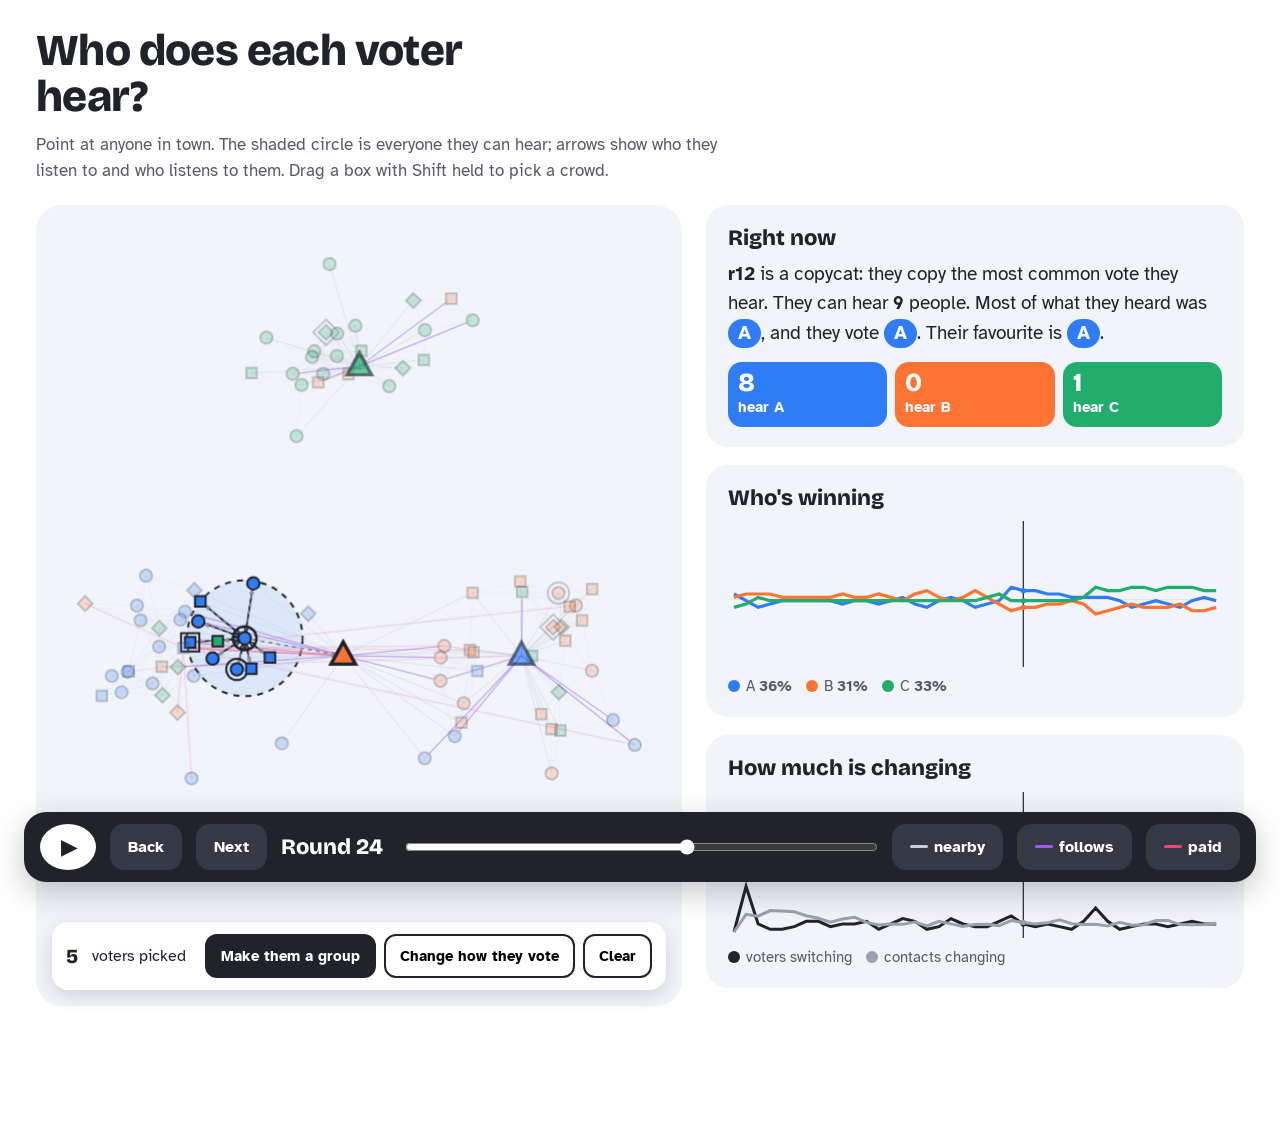
<file: docs/frontend-redesign/design-demos/dir-3.html>
<!doctype html>
<html lang="en"><head><meta charset="utf-8"><meta name="viewport" content="width=device-width, initial-scale=1">
<title>Eclipse · Explorable (direction 3)</title>
<link rel="preconnect" href="https://fonts.googleapis.com"><link rel="preconnect" href="https://fonts.gstatic.com" crossorigin>
<link href="https://fonts.googleapis.com/css2?family=Bricolage+Grotesque:opsz,wght@12..96,600;12..96,800&family=Atkinson+Hyperlegible:wght@400;700&display=swap" rel="stylesheet">
<style>
:root{--bg:#ffffff;--card:#f1f4f9;--ink:#20232c;--mute:#565b6b;--A:#2f7df6;--B:#ff7433;--C:#21ad6b;--follow:#9a5cf0;--camp:#f0447a}
*{box-sizing:border-box;margin:0}
body{background:var(--bg);color:var(--ink);font:16px/1.5 "Atkinson Hyperlegible",system-ui,sans-serif;padding:28px 36px 132px}
h1{font:800 44px/1.05 "Bricolage Grotesque",sans-serif;letter-spacing:-.6px;max-width:16ch}
.lede{color:var(--mute);font-size:17px;max-width:62ch;margin:12px 0 22px}
.grid{display:grid;grid-template-columns:minmax(0,1.2fr) minmax(0,1fr);gap:24px}
.town{background:var(--card);border-radius:26px;padding:12px 12px 92px;position:relative}
#net{width:100%;aspect-ratio:1/1;display:block;cursor:crosshair}
.card{background:var(--card);border-radius:22px;padding:20px 22px;margin-bottom:18px}
.card h2{font:800 22px/1.2 "Bricolage Grotesque",sans-serif;margin-bottom:8px}
.say{font-size:19px;line-height:1.55}
.say .tag{display:inline-block;padding:0 10px;border-radius:999px;color:#fff;font-weight:700}
.tally{display:flex;gap:8px;margin-top:14px}
.tally div{flex:1;border-radius:14px;padding:8px 10px;color:#fff;font-weight:700;font-size:15px}
.tally div span{display:block;font:800 26px/1 "Bricolage Grotesque",sans-serif}
canvas.chart{width:100%;height:150px;display:block;cursor:pointer}
.legend{display:flex;gap:14px;flex-wrap:wrap;color:var(--mute);font-size:15px;margin-top:6px}
.legend i{display:inline-block;width:12px;height:12px;border-radius:50%;margin-right:6px;vertical-align:-1px}
.dock{position:fixed;left:24px;right:24px;bottom:18px;background:var(--ink);color:#fff;border-radius:22px;display:flex;align-items:center;gap:14px;padding:12px 16px;box-shadow:0 10px 30px rgba(32,35,44,.25)}
.dock button{font:700 16px "Atkinson Hyperlegible",sans-serif;border:0;border-radius:14px;min-height:46px;padding:0 18px;cursor:pointer;background:#353946;color:#fff}
.dock .play{background:#fff;color:var(--ink);width:56px;border-radius:50%;padding:0;font-size:20px}
.dock input{flex:1;accent-color:#fff;min-width:120px}
.dock .r{font:800 22px "Bricolage Grotesque",sans-serif;min-width:110px}
.pill[aria-pressed=false]{opacity:.45}
.pill b{display:inline-block;width:18px;height:3px;border-radius:2px;vertical-align:4px;margin-right:6px}
.picked{position:absolute;left:16px;right:16px;bottom:16px;background:#fff;border-radius:16px;padding:12px 14px;display:flex;gap:8px;align-items:center;box-shadow:0 6px 18px rgba(32,35,44,.15)}
.picked b{font:800 20px "Bricolage Grotesque",sans-serif;margin-right:6px}
.picked button{font:700 15px "Atkinson Hyperlegible",sans-serif;border:2px solid var(--ink);background:#fff;border-radius:12px;min-height:44px;padding:0 14px;cursor:pointer}
.picked button.go{background:var(--ink);color:#fff}
</style></head>
<body>
<h1>Who does each voter hear?</h1>
<p class="lede">Point at anyone in town. The shaded circle is everyone they can hear; arrows show who they listen to and who listens to them. Drag a box with Shift held to pick a crowd.</p>
<div class="grid">
  <div class="town"><canvas id="net"></canvas>
    <div class="picked" id="picked"><b id="seln">0</b>voters picked<span style="flex:1"></span><button class="go">Make them a group</button><button>Change how they vote</button><button>Clear</button></div></div>
  <div>
    <div class="card"><h2>Right now</h2><div class="say" id="say"></div><div class="tally" id="tally"></div></div>
    <div class="card"><h2>Who's winning</h2><canvas class="chart" id="c1"></canvas><div class="legend" id="lg1"></div></div>
    <div class="card"><h2>How much is changing</h2><canvas class="chart" id="c2"></canvas><div class="legend"><span><i style="background:var(--ink)"></i>voters switching</span><span><i style="background:#9aa0b0"></i>contacts changing</span></div></div>
  </div>
</div>
<div class="dock">
  <button class="play" id="playbtn" aria-label="Play">▶</button><button id="back">Back</button><button id="fwd">Next</button>
  <span class="r">Round <span id="rnum">24</span></span><input type="range" id="slider" min="0" max="40" value="24" aria-label="Round">
  <button class="pill" data-k="prox" aria-pressed="true"><b style="background:#c9cfdb"></b>nearby</button>
  <button class="pill" data-k="follow" aria-pressed="true"><b style="background:var(--follow)"></b>follows</button>
  <button class="pill" data-k="campaign" aria-pressed="true"><b style="background:var(--camp)"></b>paid</button>
</div>
<script id="demo-data" type="application/json">{"parties":["A","B","C"],"groups":["committed","copycats","poll_watchers","team_A","team_B","team_C"],"people":[{"id":"r00","group":"poll_watchers","pref":["A","C","B"],"radius":0.1,"voting":"signal_confident","movement":"random_walk","powers":["reads poll","buys follow links"]},{"id":"r01","group":"copycats","pref":["A","B","C"],"radius":0.1,"voting":"sensed_plurality","movement":"random_walk","powers":["senses ballots","buys follow links"]},{"id":"r02","group":"copycats","pref":["A","C","B"],"radius":0.1,"voting":"sensed_plurality","movement":"random_walk","powers":["senses ballots","buys follow links"]},{"id":"r03","group":"committed","pref":["A","C","B"],"radius":0.1,"voting":"sincere","movement":"random_walk","powers":["buys follow links"]},{"id":"r04","group":"copycats","pref":["A","C","B"],"radius":0.1,"voting":"sensed_plurality","movement":"random_walk","powers":["senses ballots","buys follow links"]},{"id":"r05","group":"committed","pref":["B","A","C"],"radius":0.1,"voting":"sincere","movement":"random_walk","powers":["buys follow links"]},{"id":"r06","group":"committed","pref":["A","C","B"],"radius":0.1,"voting":"sincere","movement":"random_walk","powers":["buys follow links"]},{"id":"r07","group":"poll_watchers","pref":["A","B","C"],"radius":0.1,"voting":"signal_confident","movement":"random_walk","powers":["reads poll","buys follow links"]},{"id":"r08","group":"copycats","pref":["A","C","B"],"radius":0.1,"voting":"sensed_plurality","movement":"random_walk","powers":["senses ballots","buys follow links"]},{"id":"r09","group":"poll_watchers","pref":["B","C","A"],"radius":0.1,"voting":"signal_confident","movement":"random_walk","powers":["reads poll","buys follow links"]},{"id":"r10","group":"committed","pref":["A","C","B"],"radius":0.1,"voting":"sincere","movement":"random_walk","powers":["buys follow links"]},{"id":"r11","group":"copycats","pref":["B","A","C"],"radius":0.1,"voting":"sensed_plurality","movement":"random_walk","powers":["senses ballots","buys follow links"]},{"id":"r12","group":"copycats","pref":["A","B","C"],"radius":0.1,"voting":"sensed_plurality","movement":"random_walk","powers":["senses ballots","buys follow links"]},{"id":"r13","group":"copycats","pref":["A","C","B"],"radius":0.1,"voting":"sensed_plurality","movement":"random_walk","powers":["senses ballots","buys follow links"]},{"id":"r14","group":"copycats","pref":["C","A","B"],"radius":0.1,"voting":"sensed_plurality","movement":"random_walk","powers":["senses ballots","buys follow links"]},{"id":"r15","group":"poll_watchers","pref":["C","B","A"],"radius":0.1,"voting":"signal_confident","movement":"random_walk","powers":["reads poll","buys follow links"]},{"id":"r16","group":"copycats","pref":["C","A","B"],"radius":0.1,"voting":"sensed_plurality","movement":"random_walk","powers":["senses ballots","buys follow links"]},{"id":"r17","group":"copycats","pref":["A","C","B"],"radius":0.1,"voting":"sensed_plurality","movement":"random_walk","powers":["senses ballots","buys follow links"]},{"id":"r18","group":"copycats","pref":["B","C","A"],"radius":0.1,"voting":"sensed_plurality","movement":"random_walk","powers":["senses ballots","buys follow links"]},{"id":"r19","group":"poll_watchers","pref":["B","A","C"],"radius":0.1,"voting":"signal_confident","movement":"random_walk","powers":["reads poll","buys follow links"]},{"id":"r20","group":"committed","pref":["A","B","C"],"radius":0.1,"voting":"sincere","movement":"random_walk","powers":["buys follow links"]},{"id":"r21","group":"copycats","pref":["A","C","B"],"radius":0.1,"voting":"sensed_plurality","movement":"random_walk","powers":["senses ballots","buys follow links"]},{"id":"r22","group":"committed","pref":["C","A","B"],"radius":0.1,"voting":"sincere","movement":"random_walk","powers":["buys follow links"]},{"id":"r23","group":"copycats","pref":["A","C","B"],"radius":0.1,"voting":"sensed_plurality","movement":"random_walk","powers":["senses ballots","buys follow links"]},{"id":"r24","group":"committed","pref":["A","C","B"],"radius":0.1,"voting":"sincere","movement":"random_walk","powers":["buys follow links"]},{"id":"r25","group":"copycats","pref":["A","C","B"],"radius":0.1,"voting":"sensed_plurality","movement":"random_walk","powers":["senses ballots","buys follow links"]},{"id":"r26","group":"copycats","pref":["A","B","C"],"radius":0.1,"voting":"sensed_plurality","movement":"random_walk","powers":["senses ballots","buys follow links"]},{"id":"r27","group":"copycats","pref":["B","A","C"],"radius":0.1,"voting":"sensed_plurality","movement":"random_walk","powers":["senses ballots","buys follow links"]},{"id":"r28","group":"copycats","pref":["A","C","B"],"radius":0.1,"voting":"sensed_plurality","movement":"random_walk","powers":["senses ballots","buys follow links"]},{"id":"r29","group":"committed","pref":["A","C","B"],"radius":0.1,"voting":"sincere","movement":"random_walk","powers":["buys follow links"]},{"id":"r30","group":"poll_watchers","pref":["C","B","A"],"radius":0.1,"voting":"signal_confident","movement":"random_walk","powers":["reads poll","buys follow links"]},{"id":"r31","group":"poll_watchers","pref":["C","A","B"],"radius":0.1,"voting":"signal_confident","movement":"random_walk","powers":["reads poll","buys follow links"]},{"id":"r32","group":"committed","pref":["A","C","B"],"radius":0.1,"voting":"sincere","movement":"random_walk","powers":["buys follow links"]},{"id":"r33","group":"copycats","pref":["A","B","C"],"radius":0.1,"voting":"sensed_plurality","movement":"random_walk","powers":["senses ballots","buys follow links"]},{"id":"r34","group":"committed","pref":["C","B","A"],"radius":0.1,"voting":"sincere","movement":"random_walk","powers":["buys follow links"]},{"id":"r35","group":"copycats","pref":["A","C","B"],"radius":0.1,"voting":"sensed_plurality","movement":"random_walk","powers":["senses ballots","buys follow links"]},{"id":"r36","group":"committed","pref":["B","C","A"],"radius":0.1,"voting":"sincere","movement":"random_walk","powers":["buys follow links"]},{"id":"r37","group":"copycats","pref":["C","A","B"],"radius":0.1,"voting":"sensed_plurality","movement":"random_walk","powers":["senses ballots","buys follow links"]},{"id":"r38","group":"copycats","pref":["B","A","C"],"radius":0.1,"voting":"sensed_plurality","movement":"random_walk","powers":["senses ballots","buys follow links"]},{"id":"r39","group":"copycats","pref":["B","A","C"],"radius":0.1,"voting":"sensed_plurality","movement":"random_walk","powers":["senses ballots","buys follow links"]},{"id":"r40","group":"copycats","pref":["B","C","A"],"radius":0.1,"voting":"sensed_plurality","movement":"random_walk","powers":["senses ballots","buys follow links"]},{"id":"r41","group":"committed","pref":["B","C","A"],"radius":0.1,"voting":"sincere","movement":"random_walk","powers":["buys follow links"]},{"id":"r42","group":"copycats","pref":["A","C","B"],"radius":0.1,"voting":"sensed_plurality","movement":"random_walk","powers":["senses ballots","buys follow links"]},{"id":"r43","group":"copycats","pref":["A","B","C"],"radius":0.1,"voting":"sensed_plurality","movement":"random_walk","powers":["senses ballots","buys follow links"]},{"id":"r44","group":"copycats","pref":["B","A","C"],"radius":0.1,"voting":"sensed_plurality","movement":"random_walk","powers":["senses ballots","buys follow links"]},{"id":"r45","group":"poll_watchers","pref":["B","C","A"],"radius":0.1,"voting":"signal_confident","movement":"random_walk","powers":["reads poll","buys follow links"]},{"id":"r46","group":"committed","pref":["B","A","C"],"radius":0.1,"voting":"sincere","movement":"random_walk","powers":["buys follow links"]},{"id":"r47","group":"committed","pref":["B","A","C"],"radius":0.1,"voting":"sincere","movement":"random_walk","powers":["buys follow links"]},{"id":"r48","group":"copycats","pref":["B","C","A"],"radius":0.1,"voting":"sensed_plurality","movement":"random_walk","powers":["senses ballots","buys follow links"]},{"id":"r49","group":"committed","pref":["B","C","A"],"radius":0.1,"voting":"sincere","movement":"random_walk","powers":["buys follow links"]},{"id":"r50","group":"committed","pref":["C","B","A"],"radius":0.1,"voting":"sincere","movement":"random_walk","powers":["buys follow links"]},{"id":"r51","group":"committed","pref":["B","A","C"],"radius":0.1,"voting":"sincere","movement":"random_walk","powers":["buys follow links"]},{"id":"r52","group":"committed","pref":["B","A","C"],"radius":0.1,"voting":"sincere","movement":"random_walk","powers":["buys follow links"]},{"id":"r53","group":"committed","pref":["B","A","C"],"radius":0.1,"voting":"sincere","movement":"random_walk","powers":["buys follow links"]},{"id":"r54","group":"committed","pref":["C","B","A"],"radius":0.1,"voting":"sincere","movement":"random_walk","powers":["buys follow links"]},{"id":"r55","group":"committed","pref":["B","A","C"],"radius":0.1,"voting":"sincere","movement":"random_walk","powers":["buys follow links"]},{"id":"r56","group":"copycats","pref":["B","C","A"],"radius":0.1,"voting":"sensed_plurality","movement":"random_walk","powers":["senses ballots","buys follow links"]},{"id":"r57","group":"copycats","pref":["B","C","A"],"radius":0.1,"voting":"sensed_plurality","movement":"random_walk","powers":["senses ballots","buys follow links"]},{"id":"r58","group":"poll_watchers","pref":["B","C","A"],"radius":0.1,"voting":"signal_confident","movement":"random_walk","powers":["reads poll","buys follow links"]},{"id":"r59","group":"committed","pref":["A","C","B"],"radius":0.1,"voting":"sincere","movement":"random_walk","powers":["buys follow links"]},{"id":"r60","group":"copycats","pref":["A","C","B"],"radius":0.1,"voting":"sensed_plurality","movement":"random_walk","powers":["senses ballots","buys follow links"]},{"id":"r61","group":"committed","pref":["B","C","A"],"radius":0.1,"voting":"sincere","movement":"random_walk","powers":["buys follow links"]},{"id":"r62","group":"committed","pref":["B","A","C"],"radius":0.1,"voting":"sincere","movement":"random_walk","powers":["buys follow links"]},{"id":"r63","group":"poll_watchers","pref":["C","A","B"],"radius":0.1,"voting":"signal_confident","movement":"random_walk","powers":["reads poll","buys follow links"]},{"id":"r64","group":"poll_watchers","pref":["C","A","B"],"radius":0.1,"voting":"signal_confident","movement":"random_walk","powers":["reads poll","buys follow links"]},{"id":"r65","group":"copycats","pref":["C","B","A"],"radius":0.1,"voting":"sensed_plurality","movement":"random_walk","powers":["senses ballots","buys follow links"]},{"id":"r66","group":"copycats","pref":["C","A","B"],"radius":0.1,"voting":"sensed_plurality","movement":"random_walk","powers":["senses ballots","buys follow links"]},{"id":"r67","group":"copycats","pref":["B","A","C"],"radius":0.1,"voting":"sensed_plurality","movement":"random_walk","powers":["senses ballots","buys follow links"]},{"id":"r68","group":"copycats","pref":["A","C","B"],"radius":0.1,"voting":"sensed_plurality","movement":"random_walk","powers":["senses ballots","buys follow links"]},{"id":"r69","group":"copycats","pref":["C","B","A"],"radius":0.1,"voting":"sensed_plurality","movement":"random_walk","powers":["senses ballots","buys follow links"]},{"id":"r70","group":"copycats","pref":["C","B","A"],"radius":0.1,"voting":"sensed_plurality","movement":"random_walk","powers":["senses ballots","buys follow links"]},{"id":"r71","group":"copycats","pref":["C","B","A"],"radius":0.1,"voting":"sensed_plurality","movement":"random_walk","powers":["senses ballots","buys follow links"]},{"id":"r72","group":"copycats","pref":["A","B","C"],"radius":0.1,"voting":"sensed_plurality","movement":"random_walk","powers":["senses ballots","buys follow links"]},{"id":"r73","group":"committed","pref":["B","A","C"],"radius":0.1,"voting":"sincere","movement":"random_walk","powers":["buys follow links"]},{"id":"r74","group":"copycats","pref":["A","C","B"],"radius":0.1,"voting":"sensed_plurality","movement":"random_walk","powers":["senses ballots","buys follow links"]},{"id":"r75","group":"committed","pref":["B","C","A"],"radius":0.1,"voting":"sincere","movement":"random_walk","powers":["buys follow links"]},{"id":"r76","group":"copycats","pref":["A","C","B"],"radius":0.1,"voting":"sensed_plurality","movement":"random_walk","powers":["senses ballots","buys follow links"]},{"id":"r77","group":"poll_watchers","pref":["C","A","B"],"radius":0.1,"voting":"signal_confident","movement":"random_walk","powers":["reads poll","buys follow links"]},{"id":"r78","group":"poll_watchers","pref":["C","B","A"],"radius":0.1,"voting":"signal_confident","movement":"random_walk","powers":["reads poll","buys follow links"]},{"id":"r79","group":"copycats","pref":["C","B","A"],"radius":0.1,"voting":"sensed_plurality","movement":"random_walk","powers":["senses ballots","buys follow links"]},{"id":"r80","group":"copycats","pref":["C","B","A"],"radius":0.1,"voting":"sensed_plurality","movement":"random_walk","powers":["senses ballots","buys follow links"]},{"id":"r81","group":"committed","pref":["C","A","B"],"radius":0.1,"voting":"sincere","movement":"random_walk","powers":["buys follow links"]},{"id":"r82","group":"committed","pref":["B","C","A"],"radius":0.1,"voting":"sincere","movement":"random_walk","powers":["buys follow links"]},{"id":"r83","group":"copycats","pref":["C","A","B"],"radius":0.1,"voting":"sensed_plurality","movement":"random_walk","powers":["senses ballots","buys follow links"]},{"id":"r84","group":"committed","pref":["C","A","B"],"radius":0.1,"voting":"sincere","movement":"random_walk","powers":["buys follow links"]},{"id":"r85","group":"committed","pref":["C","A","B"],"radius":0.1,"voting":"sincere","movement":"random_walk","powers":["buys follow links"]},{"id":"r86","group":"copycats","pref":["C","B","A"],"radius":0.1,"voting":"sensed_plurality","movement":"random_walk","powers":["senses ballots","buys follow links"]},{"id":"r87","group":"copycats","pref":["C","B","A"],"radius":0.1,"voting":"sensed_plurality","movement":"random_walk","powers":["senses ballots","buys follow links"]},{"id":"campA0","group":"team_A","pref":["A","B","C"],"radius":0.3,"voting":"sincere","movement":"campaign move","powers":["senses ballots","buys follow links","sees roster"]},{"id":"campA1","group":"team_A","pref":["A","B","C"],"radius":0.3,"voting":"sincere","movement":"campaign move","powers":["senses ballots","buys follow links","sees roster"]},{"id":"campA2","group":"team_A","pref":["A","B","C"],"radius":0.3,"voting":"sincere","movement":"campaign move","powers":["senses ballots","buys follow links","sees roster"]},{"id":"campA3","group":"team_A","pref":["A","B","C"],"radius":0.3,"voting":"sincere","movement":"campaign move","powers":["senses ballots","buys follow links","sees roster"]},{"id":"campB0","group":"team_B","pref":["B","A","C"],"radius":0.3,"voting":"sincere","movement":"campaign move","powers":["senses ballots","buys follow links","sees roster"]},{"id":"campB1","group":"team_B","pref":["B","A","C"],"radius":0.3,"voting":"sincere","movement":"campaign move","powers":["senses ballots","buys follow links","sees roster"]},{"id":"campB2","group":"team_B","pref":["B","A","C"],"radius":0.3,"voting":"sincere","movement":"campaign move","powers":["senses ballots","buys follow links","sees roster"]},{"id":"campB3","group":"team_B","pref":["B","A","C"],"radius":0.3,"voting":"sincere","movement":"campaign move","powers":["senses ballots","buys follow links","sees roster"]},{"id":"campC0","group":"team_C","pref":["C","A","B"],"radius":0.3,"voting":"sincere","movement":"campaign move","powers":["senses ballots","buys follow links","sees roster"]},{"id":"campC1","group":"team_C","pref":["C","A","B"],"radius":0.3,"voting":"sincere","movement":"campaign move","powers":["senses ballots","buys follow links","sees roster"]},{"id":"campC2","group":"team_C","pref":["C","A","B"],"radius":0.3,"voting":"sincere","movement":"campaign move","powers":["senses ballots","buys follow links","sees roster"]},{"id":"campC3","group":"team_C","pref":["C","A","B"],"radius":0.3,"voting":"sincere","movement":"campaign move","powers":["senses ballots","buys follow links","sees roster"]}],"frames":[{"r":0,"xy":[[0.3904,0.3314],[0.1067,0.2504],[0.1677,0.2549],[0.2491,0.2921],[0.0671,0.2491],[0.1473,0.302],[0.2244,0.3976],[0.2104,0.2064],[0.0882,0.3545],[0.02,0.3887],[0.0553,0.1986],[0.1579,0.3652],[0.2794,0.3196],[0.181,0.1561],[0.1192,0.368],[0.1439,0.3775],[0.2254,0.2329],[0.3114,0.2274],[0.0424,0.223],[0.2034,0.3718],[0.1724,0.3245],[0.2274,0.3452],[0.2502,0.3467],[0.1408,0.3652],[0.0958,0.2679],[0.3728,0.1193],[0.1388,0.3437],[0.2762,0.3053],[0.1863,0.2553],[0.3378,0.2409],[0.1815,0.2465],[0.1383,0.2188],[0.3207,0.2756],[0.3125,0.3978],[0.8415,0.1457],[0.6343,0.2866],[0.7218,0.2902],[0.98,0.1768],[0.8612,0.3407],[0.6425,0.1441],[0.6876,0.1477],[0.8451,0.3411],[0.8489,0.423],[0.9158,0.2322],[0.9166,0.2326],[0.8985,0.3007],[0.8823,0.4139],[0.713,0.3717],[0.8242,0.142],[0.8678,0.2411],[0.7966,0.3465],[0.7869,0.2004],[0.917,0.3352],[0.8231,0.1804],[0.7627,0.2774],[0.6591,0.1819],[0.6373,0.304],[0.6662,0.2668],[0.835,0.3005],[0.6645,0.2744],[0.6988,0.2106],[0.6738,0.3128],[0.7816,0.3895],[0.8273,0.2422],[0.5696,0.8941],[0.4015,0.8252],[0.4754,0.811],[0.4086,0.7477],[0.4251,0.7718],[0.5565,0.7482],[0.4731,0.9738],[0.5647,0.8485],[0.3946,0.7553],[0.5262,0.7965],[0.6908,0.8734],[0.6533,0.869],[0.5099,0.7895],[0.4947,0.827],[0.5688,0.7665],[0.4708,0.851],[0.4437,0.78],[0.5247,0.7791],[0.4446,0.7616],[0.3753,0.8231],[0.3192,0.7264],[0.5819,0.7709],[0.4827,0.8046],[0.3694,0.6486],[0.2145,0.2444],[0.2332,0.2705],[0.2205,0.3177],[0.2279,0.2954],[0.7436,0.2548],[0.7615,0.2403],[0.7691,0.2663],[0.8188,0.2659],[0.4628,0.8106],[0.4774,0.7546],[0.4868,0.7467],[0.4823,0.7925]],"v":"AAAAABAAABABAACCCABBAACAAAABAACCAACABCBBBBAABBBBBBCBBBCBBBBAABBCCCCBACCCABABACCCCCBCCCCCAAAABBBBCCCC","counts":{"A":35,"B":34,"C":31},"follow":[],"campaign":[],"signal":null,"spend":0,"det":{"change":null,"alert":false}},{"r":1,"xy":[[0.3909,0.3306],[0.1114,0.2498],[0.1755,0.2461],[0.2393,0.2955],[0.0585,0.2487],[0.1461,0.3036],[0.2237,0.3867],[0.2105,0.2056],[0.0935,0.36],[0.0201,0.3902],[0.0588,0.1915],[0.1508,0.3606],[0.2795,0.3158],[0.1852,0.1457],[0.1194,0.3715],[0.1398,0.3798],[0.2319,0.2385],[0.3111,0.2261],[0.0443,0.2294],[0.2123,0.3699],[0.1828,0.3214],[0.2273,0.3432],[0.2496,0.3464],[0.1414,0.354],[0.0921,0.2691],[0.3762,0.1276],[0.1392,0.3518],[0.2732,0.3021],[0.1887,0.2547],[0.3364,0.2459],[0.1813,0.2482],[0.1384,0.2208],[0.3149,0.2662],[0.3185,0.4056],[0.8348,0.1524],[0.6229,0.2838],[0.7245,0.2792],[0.9791,0.1742],[0.8656,0.3356],[0.6422,0.1439],[0.6826,0.139],[0.843,0.3423],[0.8475,0.4194],[0.9161,0.233],[0.9143,0.2232],[0.8872,0.3029],[0.8863,0.4226],[0.7099,0.3745],[0.8274,0.1316],[0.8696,0.2415],[0.794,0.3491],[0.7945,0.202],[0.914,0.336],[0.8303,0.1817],[0.7557,0.2836],[0.6623,0.1871],[0.6372,0.3063],[0.6629,0.2694],[0.835,0.3027],[0.6704,0.2751],[0.6928,0.2091],[0.6696,0.3095],[0.7914,0.3879],[0.8261,0.2435],[0.5629,0.8889],[0.4072,0.8207],[0.4763,0.7994],[0.4004,0.7445],[0.4237,0.772],[0.5592,0.7454],[0.4697,0.9665],[0.5644,0.85],[0.4014,0.7507],[0.5198,0.7945],[0.6844,0.8787],[0.6446,0.8699],[0.5083,0.7888],[0.487,0.8231],[0.5748,0.7651],[0.4752,0.8493],[0.432,0.7792],[0.5158,0.7793],[0.4478,0.7649],[0.377,0.8302],[0.3195,0.7303],[0.5896,0.7772],[0.4836,0.804],[0.3683,0.646],[0.2743,0.2482],[0.2931,0.2715],[0.2803,0.3137],[0.2878,0.2937],[0.6839,0.2603],[0.7021,0.2484],[0.7092,0.2691],[0.7589,0.2683],[0.5,0.78],[0.5,0.78],[0.5,0.78],[0.5,0.78]],"v":"AAAAABABABAAAAACAAAAAACAAAAAAACCAACBBABBBBBBBBBBBBCBBBCBBBBABBBCCCCCCCCCCBBBCCCCCCBCCCCCAAAABBBBCCCC","counts":{"A":33,"B":35,"C":32},"follow":[[88,11],[88,30],[89,11],[89,30],[90,11],[90,30],[91,11],[91,30],[92,50],[92,60],[93,50],[93,60],[94,50],[94,60],[95,50],[95,60],[96,72],[96,82],[97,72],[97,82],[98,72],[98,82],[99,72],[99,82]],"campaign":[[92,20]],"signal":{"report":[33,33,34],"truth":[35,34,31]},"spend":3,"det":{"change":0.01,"alert":false}},{"r":2,"xy":[[0.3901,0.3333],[0.1063,0.2489],[0.1755,0.2461],[0.2416,0.2926],[0.0588,0.2464],[0.1458,0.307],[0.2345,0.3877],[0.2064,0.2091],[0.101,0.3669],[0.0253,0.3941],[0.0621,0.186],[0.156,0.3594],[0.2761,0.3119],[0.1878,0.1351],[0.1206,0.3619],[0.1496,0.376],[0.2228,0.2355],[0.3046,0.2298],[0.0443,0.2292],[0.2091,0.3728],[0.1714,0.3197],[0.2234,0.3447],[0.2506,0.3502],[0.1396,0.3572],[0.0928,0.2724],[0.371,0.1188],[0.1391,0.3533],[0.2722,0.2906],[0.1916,0.2534],[0.33,0.2427],[0.1885,0.2488],[0.1436,0.2239],[0.3135,0.2631],[0.3226,0.402],[0.8349,0.1523],[0.6242,0.2826],[0.714,0.2759],[0.978,0.1637],[0.8653,0.3463],[0.6362,0.1382],[0.6826,0.1349],[0.8448,0.3433],[0.8468,0.4163],[0.9177,0.2341],[0.9126,0.2232],[0.8842,0.3056],[0.8853,0.4182],[0.709,0.3757],[0.8269,0.1305],[0.869,0.2477],[0.7976,0.3473],[0.7921,0.2062],[0.9174,0.3334],[0.8393,0.1746],[0.7459,0.2814],[0.6621,0.1824],[0.6343,0.3022],[0.6618,0.2586],[0.8355,0.3031],[0.6698,0.2723],[0.6928,0.2089],[0.6707,0.3058],[0.7967,0.3823],[0.8302,0.2366],[0.5644,0.8912],[0.4079,0.8164],[0.4801,0.7937],[0.3984,0.7561],[0.4239,0.7723],[0.5562,0.7434],[0.4731,0.9656],[0.5644,0.85],[0.3938,0.7568],[0.5248,0.7936],[0.6857,0.8798],[0.6493,0.8712],[0.4999,0.7886],[0.484,0.8169],[0.5701,0.7648],[0.4711,0.8475],[0.4322,0.7731],[0.5167,0.7814],[0.4489,0.7692],[0.3758,0.8284],[0.3221,0.7306],[0.592,0.786],[0.4807,0.8125],[0.3772,0.6519],[0.3341,0.2519],[0.3531,0.2726],[0.3401,0.3096],[0.3477,0.2921],[0.6242,0.2659],[0.6427,0.2566],[0.6493,0.2718],[0.699,0.2708],[0.5,0.78],[0.5,0.78],[0.5,0.78],[0.5,0.78]],"v":"AAAAABABABAAACACAAAAAACAAAAAAACCAACBBBBBBBBBBBBBBBCBBBCBBBBABBBCCCCCCCCCCBCBCCCCCCBCCCCCAAAABBBBCCCC","counts":{"A":31,"B":35,"C":34},"follow":[[88,7],[88,11],[88,30],[88,31],[89,7],[89,11],[89,30],[89,31],[90,7],[90,11],[90,30],[90,31],[91,7],[91,11],[91,30],[91,31],[92,42],[92,43],[92,50],[92,60],[93,42],[93,43],[93,50],[93,60],[94,42],[94,43],[94,50],[94,60],[95,37],[95,42],[95,50],[95,60],[96,72],[96,73],[96,74],[96,82],[97,72],[97,73],[97,74],[97,82],[98,72],[98,73],[98,74],[98,82],[99,72],[99,73],[99,74],[99,82]],"campaign":[[92,20],[93,20]],"signal":{"report":[32,33,35],"truth":[33,35,32]},"spend":6,"det":{"change":0.02,"alert":false}},{"r":3,"xy":[[0.3974,0.3303],[0.0981,0.2472],[0.1661,0.2412],[0.2453,0.293],[0.0577,0.2543],[0.1361,0.3035],[0.234,0.3818],[0.199,0.2093],[0.1013,0.3664],[0.0145,0.3934],[0.0561,0.1856],[0.1619,0.3613],[0.2812,0.3152],[0.1882,0.128],[0.1169,0.365],[0.1501,0.3773],[0.2243,0.2403],[0.3006,0.2337],[0.0473,0.2365],[0.2111,0.3744],[0.17,0.3201],[0.2137,0.3396],[0.2476,0.3519],[0.1424,0.3478],[0.0888,0.2676],[0.3723,0.1177],[0.1293,0.3527],[0.2684,0.2918],[0.1856,0.2582],[0.3346,0.2375],[0.18,0.2528],[0.1429,0.2235],[0.3021,0.2653],[0.3196,0.3929],[0.8284,0.1525],[0.6233,0.2886],[0.7061,0.283],[0.9759,0.154],[0.8656,0.3463],[0.6342,0.1315],[0.678,0.145],[0.8465,0.3494],[0.8561,0.4227],[0.91,0.2428],[0.913,0.2247],[0.8841,0.3055],[0.8847,0.4181],[0.7117,0.3857],[0.8322,0.1293],[0.8709,0.2449],[0.7986,0.3471],[0.7974,0.2003],[0.9175,0.3336],[0.8332,0.1753],[0.7512,0.2813],[0.6641,0.1888],[0.6341,0.2998],[0.6517,0.2644],[0.8355,0.3046],[0.6762,0.2753],[0.6889,0.2074],[0.6743,0.2968],[0.7967,0.3854],[0.8335,0.2264],[0.573,0.8898],[0.4174,0.8156],[0.4776,0.7974],[0.3954,0.7584],[0.4279,0.7625],[0.5578,0.7534],[0.4749,0.9656],[0.5722,0.8556],[0.3874,0.747],[0.5277,0.7876],[0.6843,0.8776],[0.6402,0.8648],[0.4977,0.779],[0.4818,0.8272],[0.5628,0.7721],[0.4728,0.8473],[0.4376,0.7689],[0.5066,0.7842],[0.4492,0.7593],[0.3808,0.8302],[0.3294,0.7268],[0.5897,0.7755],[0.4824,0.8203],[0.3733,0.6492],[0.394,0.2557],[0.413,0.2736],[0.3999,0.3056],[0.4077,0.2904],[0.5645,0.2714],[0.5833,0.2647],[0.5895,0.2746],[0.6391,0.2732],[0.5,0.78],[0.5,0.78],[0.5,0.78],[0.5,0.78]],"v":"AAAAABABABAAAAACAAAAAACAAAAAAACCAACBBBBBBBBBBBBBBBCBBBCBBBBABBBCCCCCCCCCCBCBCCCCCCBCCCCCAAAABBBBCCCC","counts":{"A":32,"B":35,"C":33},"follow":[[88,7],[88,11],[88,13],[88,22],[88,30],[88,31],[89,7],[89,11],[89,13],[89,30],[89,31],[89,40],[90,7],[90,11],[90,13],[90,22],[90,30],[90,31],[91,7],[91,11],[91,13],[91,22],[91,30],[91,31],[92,0],[92,35],[92,42],[92,43],[92,50],[92,60],[93,0],[93,35],[93,42],[93,43],[93,50],[93,60],[94,0],[94,35],[94,42],[94,43],[94,50],[94,60],[95,35],[95,37],[95,42],[95,43],[95,50],[95,60],[96,72],[96,73],[96,74],[96,75],[96,76],[96,82],[97,72],[97,73],[97,74],[97,75],[97,76],[97,82],[98,72],[98,73],[98,74],[98,75],[98,76],[98,82],[99,72],[99,73],[99,74],[99,75],[99,76],[99,82]],"campaign":[[92,20],[93,20],[94,20]],"signal":{"report":[31,32,37],"truth":[31,35,34]},"spend":9,"det":{"change":-0.01,"alert":false}},{"r":4,"xy":[[0.3925,0.3313],[0.1059,0.2509],[0.1712,0.235],[0.2533,0.2911],[0.0519,0.2565],[0.14,0.3014],[0.2261,0.383],[0.1987,0.2013],[0.0935,0.3635],[0.0174,0.3841],[0.0597,0.188],[0.1622,0.3519],[0.2867,0.3232],[0.1847,0.1251],[0.1167,0.3727],[0.1556,0.3778],[0.22,0.2434],[0.3061,0.232],[0.0439,0.2392],[0.2139,0.3681],[0.172,0.3193],[0.2093,0.3425],[0.2516,0.3413],[0.1408,0.3568],[0.088,0.2708],[0.3725,0.1173],[0.1247,0.3527],[0.265,0.285],[0.18,0.2664],[0.3363,0.2354],[0.1818,0.2545],[0.1445,0.2302],[0.2989,0.2634],[0.3179,0.3932],[0.8282,0.1536],[0.6236,0.2878],[0.7006,0.2928],[0.9796,0.1538],[0.8654,0.3574],[0.6343,0.1316],[0.6748,0.1553],[0.8562,0.3558],[0.8574,0.4226],[0.9108,0.2438],[0.9154,0.2139],[0.8735,0.3094],[0.8853,0.408],[0.71,0.3836],[0.8322,0.1277],[0.8695,0.2452],[0.7983,0.3469],[0.7875,0.1988],[0.9149,0.3364],[0.822,0.1764],[0.7526,0.2822],[0.6636,0.1881],[0.6406,0.2923],[0.6518,0.2649],[0.834,0.2962],[0.6799,0.2654],[0.6904,0.205],[0.6656,0.299],[0.7956,0.3948],[0.8316,0.2344],[0.5737,0.8946],[0.4283,0.8121],[0.4702,0.8022],[0.3958,0.7578],[0.4296,0.7668],[0.5522,0.7545],[0.4758,0.9574],[0.5752,0.8634],[0.3846,0.7388],[0.5308,0.785],[0.6744,0.8788],[0.641,0.8662],[0.496,0.7782],[0.4742,0.8332],[0.5629,0.7716],[0.4723,0.8485],[0.4368,0.7683],[0.5038,0.7916],[0.4466,0.7609],[0.3741,0.8394],[0.3214,0.7297],[0.5982,0.7724],[0.4842,0.8273],[0.3769,0.6518],[0.4538,0.2595],[0.4729,0.2747],[0.4597,0.3016],[0.4676,0.2887],[0.5049,0.277],[0.524,0.2729],[0.5296,0.2773],[0.5792,0.2756],[0.5,0.78],[0.5,0.78],[0.5,0.78],[0.5,0.78]],"v":"AAAAABABABAAAAACAAAAAACAAAAAAACCAACBBBBBABBBBBBBBBCBBBCBBBBABBBCCCCCCCCCCBCBCCCCCCBCCCCCAAAABBBBCCCC","counts":{"A":33,"B":34,"C":33},"follow":[[88,7],[88,13],[88,22],[88,31],[88,40],[88,60],[89,7],[89,13],[89,22],[89,31],[89,40],[89,60],[90,7],[90,13],[90,22],[90,31],[90,40],[90,60],[91,7],[91,13],[91,22],[91,31],[91,40],[91,60],[92,0],[92,3],[92,12],[92,35],[92,42],[92,43],[93,0],[93,3],[93,12],[93,35],[93,42],[93,43],[94,0],[94,3],[94,12],[94,35],[94,42],[94,43],[95,0],[95,12],[95,35],[95,37],[95,42],[95,43],[96,72],[96,73],[96,74],[96,75],[96,76],[96,82],[97,72],[97,73],[97,74],[97,75],[97,76],[97,82],[98,72],[98,73],[98,74],[98,75],[98,76],[98,82],[99,72],[99,73],[99,74],[99,75],[99,76],[99,82]],"campaign":[[92,20],[93,20],[94,20],[95,20]],"signal":{"report":[32,32,36],"truth":[32,35,33]},"spend":12,"det":{"change":0.0,"alert":false}},{"r":5,"xy":[[0.3947,0.3328],[0.1107,0.2566],[0.1638,0.2399],[0.2504,0.2871],[0.0512,0.2559],[0.1401,0.295],[0.2269,0.3714],[0.1915,0.2024],[0.0914,0.3719],[0.0201,0.3856],[0.0526,0.1937],[0.1617,0.3511],[0.2834,0.3191],[0.1935,0.1257],[0.122,0.369],[0.1649,0.3743],[0.2198,0.2503],[0.3057,0.2327],[0.0449,0.2395],[0.2221,0.3729],[0.1759,0.3184],[0.2117,0.3479],[0.2549,0.3311],[0.1447,0.3501],[0.0783,0.2751],[0.3737,0.1135],[0.1283,0.3436],[0.265,0.2863],[0.1777,0.264],[0.3289,0.2361],[0.1816,0.2543],[0.1447,0.2352],[0.3078,0.2709],[0.3179,0.3932],[0.8294,0.1538],[0.6218,0.2892],[0.7019,0.2857],[0.9739,0.1607],[0.8662,0.3615],[0.6329,0.1329],[0.6747,0.1524],[0.8469,0.3553],[0.8468,0.4213],[0.9151,0.24],[0.9216,0.2066],[0.865,0.3161],[0.896,0.4067],[0.7119,0.3846],[0.8316,0.1203],[0.8677,0.2466],[0.7967,0.349],[0.7921,0.1967],[0.9108,0.3345],[0.8219,0.1775],[0.7525,0.282],[0.6721,0.192],[0.6461,0.2819],[0.6523,0.2657],[0.8388,0.3024],[0.6856,0.2675],[0.6873,0.1994],[0.6693,0.3058],[0.804,0.4001],[0.8302,0.2297],[0.5776,0.8927],[0.437,0.8076],[0.464,0.8026],[0.3872,0.7591],[0.4268,0.764],[0.5524,0.7481],[0.4854,0.9524],[0.5739,0.8623],[0.3922,0.7379],[0.5325,0.7775],[0.6836,0.8807],[0.6409,0.8664],[0.4968,0.7814],[0.4745,0.8333],[0.5665,0.7652],[0.4733,0.8454],[0.4355,0.7612],[0.507,0.7967],[0.4432,0.7674],[0.3716,0.839],[0.3165,0.7394],[0.5999,0.7759],[0.4829,0.8323],[0.3692,0.6562],[0.5136,0.2632],[0.5329,0.2757],[0.5195,0.2976],[0.5275,0.287],[0.472,0.28],[0.472,0.28],[0.472,0.28],[0.5193,0.2781],[0.5,0.78],[0.5,0.78],[0.5,0.78],[0.5,0.78]],"v":"AAAAABABABAAAAACAAAAAACAAAAAAACCAACBBBBBBBBBBBBBBBCBBBCBBBBAABBCCCCCCCCCCBCBCCCCCCBCCCCCAAAABBBBCCCC","counts":{"A":33,"B":34,"C":33},"follow":[[88,13],[88,22],[88,40],[88,50],[88,51],[88,60],[89,13],[89,22],[89,40],[89,50],[89,51],[89,60],[90,13],[90,22],[90,40],[90,50],[90,51],[90,60],[91,13],[91,22],[91,40],[91,50],[91,51],[91,60],[92,0],[92,3],[92,12],[92,40],[92,42],[92,43],[93,0],[93,3],[93,12],[93,40],[93,42],[93,43],[94,0],[94,3],[94,12],[94,40],[94,42],[94,43],[95,0],[95,12],[95,37],[95,40],[95,42],[95,43],[96,72],[96,73],[96,74],[96,75],[96,76],[96,82],[97,72],[97,73],[97,74],[97,75],[97,76],[97,82],[98,72],[98,73],[98,74],[98,75],[98,76],[98,82],[99,72],[99,73],[99,74],[99,75],[99,76],[99,82]],"campaign":[[92,20],[93,20],[94,20],[95,3],[95,20]],"signal":{"report":[32,32,36],"truth":[33,34,33]},"spend":15,"det":{"change":0.0,"alert":false}},{"r":6,"xy":[[0.3871,0.3352],[0.1019,0.2567],[0.1665,0.2429],[0.2465,0.2888],[0.055,0.2585],[0.1301,0.2964],[0.2301,0.3799],[0.183,0.2005],[0.093,0.3762],[0.0146,0.3938],[0.0519,0.1944],[0.1617,0.3523],[0.2852,0.314],[0.1928,0.127],[0.1209,0.366],[0.163,0.3748],[0.2189,0.2514],[0.3085,0.2278],[0.0511,0.2385],[0.2216,0.3756],[0.1798,0.315],[0.2134,0.3563],[0.2541,0.328],[0.1467,0.3557],[0.0778,0.2831],[0.375,0.1165],[0.1283,0.3436],[0.2721,0.2901],[0.1822,0.2541],[0.3314,0.2354],[0.1924,0.2504],[0.1435,0.2259],[0.3156,0.2794],[0.3241,0.3965],[0.838,0.1458],[0.6264,0.2961],[0.7022,0.2861],[0.9841,0.1598],[0.8664,0.3701],[0.6295,0.131],[0.6736,0.1521],[0.8456,0.3523],[0.8443,0.4179],[0.915,0.2452],[0.9219,0.202],[0.8654,0.3076],[0.8929,0.4008],[0.7108,0.3823],[0.832,0.1234],[0.8693,0.2467],[0.7963,0.3494],[0.7885,0.1946],[0.9034,0.3299],[0.8198,0.1875],[0.7481,0.2838],[0.6692,0.1932],[0.6461,0.2819],[0.6445,0.2677],[0.8375,0.3001],[0.6856,0.2675],[0.6894,0.1907],[0.6724,0.3049],[0.8092,0.3972],[0.8281,0.2228],[0.5772,0.8895],[0.4315,0.8113],[0.4598,0.7923],[0.3834,0.7574],[0.4204,0.7675],[0.5513,0.7492],[0.4841,0.9526],[0.5784,0.8589],[0.3894,0.7383],[0.5323,0.7793],[0.6813,0.8836],[0.6401,0.862],[0.4912,0.7774],[0.4712,0.8363],[0.5712,0.7726],[0.4738,0.8395],[0.4275,0.7595],[0.5006,0.8057],[0.4455,0.7645],[0.37,0.8427],[0.3097,0.7418],[0.5995,0.7788],[0.4823,0.8255],[0.3688,0.657],[0.5734,0.267],[0.5928,0.2767],[0.5793,0.2935],[0.5874,0.2854],[0.472,0.28],[0.472,0.28],[0.472,0.28],[0.472,0.28],[0.5,0.78],[0.5,0.78],[0.5,0.78],[0.5,0.78]],"v":"AAAAABABABAAABACAAAAAACAAAAAAACCAACABBBBBBBBBBBBBBCBBBCBBABABBBCCCCCCCCCCBCBCCCCCCBCCCCCAAAABBBBCCCC","counts":{"A":33,"B":34,"C":33},"follow":[[88,40],[88,41],[88,50],[88,51],[88,60],[88,61],[89,22],[89,41],[89,42],[89,50],[89,51],[89,60],[90,40],[90,41],[90,42],[90,50],[90,51],[90,60],[91,40],[91,41],[91,42],[91,50],[91,51],[91,60],[92,0],[92,3],[92,12],[92,20],[92,40],[92,60],[93,0],[93,3],[93,12],[93,20],[93,40],[93,60],[94,0],[94,3],[94,12],[94,20],[94,40],[94,60],[95,0],[95,12],[95,20],[95,40],[95,43],[95,60],[96,72],[96,73],[96,74],[96,75],[96,76],[96,82],[97,72],[97,73],[97,74],[97,75],[97,76],[97,82],[98,72],[98,73],[98,74],[98,75],[98,76],[98,82],[99,72],[99,73],[99,74],[99,75],[99,76],[99,82]],"campaign":[[92,20],[93,20],[94,20],[95,3],[95,20],[7,20]],"signal":{"report":[32,32,36],"truth":[33,34,33]},"spend":18,"det":{"change":0.0,"alert":false}},{"r":7,"xy":[[0.3814,0.3318],[0.0938,0.2604],[0.1631,0.2429],[0.2367,0.2954],[0.054,0.2544],[0.1246,0.2944],[0.2374,0.3811],[0.1934,0.2009],[0.0928,0.3763],[0.005,0.3868],[0.0539,0.1928],[0.156,0.3496],[0.2912,0.312],[0.1884,0.122],[0.1239,0.3666],[0.1604,0.3746],[0.2219,0.2515],[0.2978,0.2327],[0.0535,0.2389],[0.2213,0.3782],[0.191,0.3108],[0.2134,0.3563],[0.259,0.3337],[0.1537,0.3555],[0.0839,0.2735],[0.3742,0.1232],[0.138,0.3418],[0.2706,0.2959],[0.1889,0.2621],[0.329,0.2277],[0.1877,0.2545],[0.1462,0.223],[0.3206,0.2818],[0.3261,0.3971],[0.837,0.1478],[0.6379,0.2936],[0.7021,0.2861],[0.9868,0.1574],[0.8725,0.3767],[0.6287,0.1321],[0.6724,0.1552],[0.8482,0.353],[0.8372,0.4261],[0.9039,0.2427],[0.9252,0.1928],[0.8657,0.3074],[0.8894,0.4082],[0.7039,0.3789],[0.8273,0.1213],[0.8707,0.2482],[0.7957,0.3474],[0.7923,0.1947],[0.8931,0.3241],[0.8276,0.1835],[0.7436,0.2869],[0.6623,0.1933],[0.6463,0.2824],[0.6488,0.2698],[0.8375,0.3008],[0.6892,0.2624],[0.6809,0.1973],[0.6742,0.305],[0.8066,0.405],[0.8367,0.216],[0.5742,0.8861],[0.429,0.8131],[0.4669,0.7875],[0.3862,0.7589],[0.4254,0.7676],[0.5512,0.7492],[0.4728,0.9544],[0.5869,0.8557],[0.3878,0.7387],[0.5369,0.7733],[0.6841,0.886],[0.6429,0.8688],[0.481,0.7784],[0.4731,0.836],[0.5697,0.7647],[0.4774,0.8413],[0.4245,0.7647],[0.4974,0.815],[0.4511,0.7557],[0.3679,0.8429],[0.3004,0.7479],[0.6087,0.7832],[0.486,0.8189],[0.3717,0.6567],[0.6333,0.2708],[0.6527,0.2778],[0.6391,0.2895],[0.6473,0.2837],[0.472,0.28],[0.472,0.28],[0.472,0.28],[0.472,0.28],[0.5,0.78],[0.5,0.78],[0.5,0.78],[0.5,0.78]],"v":"AAAAABABABAAABACAAAAAACAAAAAAACCAACBBBBBBBABBBBBBBCBBBCBABBABBBCCCCCCCCCCBCBCCCCCCBCCCCCAAAABBBBCCCC","counts":{"A":33,"B":34,"C":33},"follow":[[88,41],[88,42],[88,50],[88,51],[88,52],[88,61],[89,40],[89,41],[89,42],[89,50],[89,51],[89,61],[90,41],[90,42],[90,50],[90,51],[90,52],[90,61],[91,41],[91,42],[91,50],[91,51],[91,52],[91,61],[92,3],[92,20],[92,35],[92,40],[92,57],[92,60],[93,3],[93,20],[93,35],[93,40],[93,57],[93,60],[94,3],[94,20],[94,35],[94,40],[94,57],[94,60],[95,12],[95,20],[95,35],[95,40],[95,57],[95,60],[96,72],[96,73],[96,74],[96,75],[96,76],[96,82],[97,72],[97,73],[97,74],[97,75],[97,76],[97,82],[98,72],[98,73],[98,74],[98,75],[98,76],[98,82],[99,72],[99,73],[99,74],[99,75],[99,76],[99,82]],"campaign":[[92,20],[93,20],[94,20],[95,3],[95,20],[5,89],[7,20]],"signal":{"report":[32,32,36],"truth":[33,34,33]},"spend":21,"det":{"change":0.0,"alert":false}},{"r":8,"xy":[[0.3746,0.3288],[0.0885,0.2701],[0.1699,0.2392],[0.2428,0.2984],[0.0468,0.2477],[0.1339,0.2986],[0.2287,0.3856],[0.1957,0.1979],[0.0915,0.3682],[0.0001,0.388],[0.0547,0.2036],[0.1539,0.3402],[0.2914,0.3187],[0.184,0.1138],[0.1225,0.3783],[0.1625,0.3791],[0.2221,0.2502],[0.3006,0.2317],[0.0513,0.2324],[0.221,0.378],[0.1826,0.308],[0.2122,0.3581],[0.2588,0.3337],[0.1597,0.3641],[0.0841,0.2692],[0.373,0.1222],[0.1362,0.3411],[0.2721,0.2986],[0.1832,0.2653],[0.3289,0.2236],[0.1803,0.2522],[0.1555,0.2155],[0.3204,0.2812],[0.3251,0.4],[0.8362,0.1462],[0.6386,0.2946],[0.6969,0.2829],[0.982,0.1477],[0.8832,0.3805],[0.6315,0.1352],[0.6681,0.1556],[0.8583,0.3577],[0.8348,0.423],[0.9148,0.2393],[0.935,0.1961],[0.8628,0.2985],[0.8881,0.3967],[0.7068,0.3786],[0.8291,0.1147],[0.868,0.2532],[0.7928,0.3488],[0.7962,0.1953],[0.8892,0.3237],[0.8337,0.1799],[0.7519,0.2897],[0.6552,0.1893],[0.6429,0.2834],[0.6428,0.2675],[0.8465,0.2937],[0.6856,0.2586],[0.6765,0.1943],[0.6749,0.3028],[0.8067,0.4157],[0.8378,0.2158],[0.5741,0.8862],[0.4291,0.813],[0.4735,0.7844],[0.3801,0.7675],[0.4329,0.7664],[0.5469,0.746],[0.4741,0.9602],[0.5985,0.8568],[0.3937,0.7344],[0.5381,0.7708],[0.6852,0.8788],[0.6374,0.8678],[0.4847,0.7806],[0.4695,0.833],[0.5699,0.7608],[0.4691,0.8467],[0.4193,0.7691],[0.5018,0.8142],[0.4539,0.7544],[0.3638,0.8324],[0.3091,0.7481],[0.6077,0.7873],[0.4917,0.8281],[0.3772,0.6534],[0.6931,0.2745],[0.7126,0.2788],[0.6989,0.2855],[0.7072,0.282],[0.472,0.28],[0.472,0.28],[0.472,0.28],[0.472,0.28],[0.5,0.78],[0.5,0.78],[0.5,0.78],[0.5,0.78]],"v":"AAAAABABABAAABACAAAAAACAAAAAAACCAACBBBBBABABBBBBBBCBBBCBBBBABBBCCCCCCCCCCBCBCCCCCCBCCCCCAAAABBBBCCCC","counts":{"A":33,"B":34,"C":33},"follow":[[88,40],[88,41],[88,42],[88,52],[88,60],[88,61],[89,35],[89,40],[89,41],[89,42],[89,60],[89,61],[90,40],[90,41],[90,42],[90,52],[90,60],[90,61],[91,40],[91,41],[91,42],[91,52],[91,60],[91,61],[92,0],[92,20],[92,35],[92,56],[92,57],[92,60],[93,0],[93,20],[93,35],[93,56],[93,57],[93,60],[94,0],[94,20],[94,35],[94,56],[94,57],[94,60],[95,0],[95,20],[95,35],[95,56],[95,57],[95,60],[96,72],[96,73],[96,74],[96,75],[96,76],[96,82],[97,72],[97,73],[97,74],[97,75],[97,76],[97,82],[98,72],[98,73],[98,74],[98,75],[98,76],[98,82],[99,72],[99,73],[99,74],[99,75],[99,76],[99,82]],"campaign":[[92,20],[93,20],[94,20],[95,3],[95,20],[5,89],[7,20],[9,20]],"signal":{"report":[32,32,36],"truth":[33,34,33]},"spend":24,"det":{"change":0.0,"alert":false}},{"r":9,"xy":[[0.3705,0.3299],[0.0981,0.2745],[0.1587,0.2378],[0.2424,0.2981],[0.0542,0.2431],[0.1382,0.2877],[0.226,0.3864],[0.2009,0.1939],[0.0917,0.3676],[0.0007,0.3911],[0.0522,0.1987],[0.1535,0.3384],[0.2915,0.321],[0.1879,0.1047],[0.1235,0.3856],[0.1633,0.3675],[0.2179,0.2504],[0.3008,0.2286],[0.0528,0.232],[0.2204,0.3781],[0.1737,0.3031],[0.2127,0.3578],[0.262,0.3364],[0.1688,0.3633],[0.0833,0.2692],[0.3805,0.124],[0.1379,0.3327],[0.2731,0.3053],[0.1786,0.2564],[0.3296,0.2221],[0.1831,0.2561],[0.1505,0.2113],[0.3121,0.2855],[0.3292,0.4032],[0.832,0.1531],[0.634,0.3016],[0.6932,0.2815],[0.9755,0.1525],[0.8887,0.3843],[0.6331,0.1321],[0.6682,0.1545],[0.8563,0.36],[0.8351,0.4183],[0.9068,0.2431],[0.9312,0.1905],[0.8607,0.2996],[0.8869,0.396],[0.7137,0.3818],[0.8391,0.1172],[0.8669,0.262],[0.7857,0.3526],[0.7943,0.1907],[0.8903,0.3239],[0.8414,0.1808],[0.7517,0.2899],[0.6543,0.1913],[0.6398,0.2877],[0.6488,0.2573],[0.8476,0.2999],[0.6856,0.2653],[0.6759,0.1959],[0.6841,0.2972],[0.8077,0.4092],[0.8378,0.2157],[0.5834,0.8801],[0.429,0.8128],[0.4799,0.787],[0.3836,0.769],[0.4311,0.7782],[0.5403,0.7532],[0.4794,0.9603],[0.6085,0.8547],[0.3914,0.7335],[0.5348,0.7733],[0.6856,0.8815],[0.6365,0.8649],[0.486,0.7753],[0.4626,0.8329],[0.5759,0.7669],[0.4706,0.839],[0.4239,0.7697],[0.49,0.8155],[0.45,0.7584],[0.3575,0.8332],[0.3013,0.7436],[0.6034,0.7907],[0.4953,0.832],[0.3704,0.6606],[0.7529,0.2783],[0.7726,0.2799],[0.7587,0.2814],[0.7672,0.2804],[0.472,0.28],[0.472,0.28],[0.472,0.28],[0.472,0.28],[0.5,0.78],[0.5,0.78],[0.5,0.78],[0.5,0.78]],"v":"AAAAABABABAAABACAAAAAACAAAAAAACCAACBBBBBBBBBBBBBBBCBBBCBBBBAABBCCCCCCCCCCBCBCCCCCCBCCCCCAAAABBBBCCCC","counts":{"A":32,"B":35,"C":33},"follow":[[88,35],[88,40],[88,42],[88,52],[88,56],[88,60],[89,35],[89,40],[89,56],[89,57],[89,60],[89,61],[90,35],[90,40],[90,52],[90,56],[90,60],[90,61],[91,35],[91,40],[91,52],[91,56],[91,60],[91,61],[92,0],[92,30],[92,35],[92,40],[92,56],[92,57],[93,0],[93,30],[93,35],[93,40],[93,56],[93,57],[94,0],[94,30],[94,35],[94,40],[94,56],[94,57],[95,0],[95,30],[95,35],[95,40],[95,56],[95,57],[96,72],[96,73],[96,74],[96,75],[96,76],[96,82],[97,72],[97,73],[97,74],[97,75],[97,76],[97,82],[98,72],[98,73],[98,74],[98,75],[98,76],[98,82],[99,72],[99,73],[99,74],[99,75],[99,76],[99,82]],"campaign":[[92,20],[93,20],[94,20],[95,3],[95,20],[5,89],[7,20],[9,20],[13,20]],"signal":{"report":[32,32,36],"truth":[33,34,33]},"spend":27,"det":{"change":0.0,"alert":false}},{"r":10,"xy":[[0.3692,0.3417],[0.1065,0.2734],[0.1611,0.2312],[0.2421,0.299],[0.0515,0.2474],[0.146,0.2852],[0.2245,0.3842],[0.197,0.1905],[0.1024,0.3682],[0.0087,0.3915],[0.0491,0.2019],[0.1519,0.3367],[0.2944,0.325],[0.1871,0.1029],[0.12,0.3885],[0.1663,0.3586],[0.2141,0.2466],[0.3018,0.2285],[0.0529,0.2307],[0.2176,0.3807],[0.1726,0.3027],[0.2168,0.3577],[0.2514,0.3348],[0.1715,0.3604],[0.0851,0.2671],[0.3873,0.1204],[0.1328,0.3336],[0.2799,0.3017],[0.182,0.2567],[0.3235,0.232],[0.1818,0.2653],[0.1417,0.2189],[0.3192,0.2879],[0.3286,0.4043],[0.8405,0.1561],[0.6329,0.2995],[0.6916,0.2884],[0.9768,0.1522],[0.8922,0.3939],[0.6376,0.1409],[0.6712,0.1542],[0.86,0.3593],[0.8338,0.423],[0.9042,0.2514],[0.9315,0.1904],[0.8561,0.3016],[0.884,0.3937],[0.7222,0.3789],[0.8321,0.1159],[0.863,0.26],[0.7896,0.3538],[0.802,0.1868],[0.8859,0.3251],[0.8365,0.1759],[0.7617,0.2921],[0.6583,0.1945],[0.6383,0.2869],[0.6538,0.2584],[0.8464,0.3066],[0.6881,0.2695],[0.6796,0.1952],[0.6883,0.2867],[0.8023,0.4043],[0.8431,0.2247],[0.5742,0.8785],[0.4322,0.8107],[0.4817,0.7851],[0.3935,0.7631],[0.4348,0.7728],[0.5402,0.7534],[0.4719,0.961],[0.6176,0.8469],[0.3944,0.7391],[0.5329,0.7685],[0.68,0.8765],[0.6416,0.8644],[0.4846,0.7767],[0.4539,0.8328],[0.5764,0.7684],[0.4708,0.8388],[0.4309,0.7656],[0.4846,0.8116],[0.4429,0.7533],[0.351,0.828],[0.3084,0.7464],[0.6048,0.7935],[0.4966,0.8239],[0.3681,0.6566],[0.78,0.28],[0.78,0.28],[0.78,0.28],[0.78,0.28],[0.472,0.28],[0.472,0.28],[0.472,0.28],[0.472,0.28],[0.5,0.78],[0.5,0.78],[0.5,0.78],[0.5,0.78]],"v":"AAAAABABABAAABACAAAAAACAAAAAAACCAACABBBBBBBBBBBBBBCBBBCBBABABBBCCCCCCCCCCBCBCCCCCCBCCCCCAAAABBBBCCCC","counts":{"A":33,"B":34,"C":33},"follow":[[88,35],[88,40],[88,50],[88,56],[88,57],[88,60],[89,35],[89,42],[89,50],[89,56],[89,57],[89,60],[90,35],[90,40],[90,42],[90,56],[90,57],[90,60],[91,35],[91,40],[91,42],[91,56],[91,57],[91,60],[92,0],[92,21],[92,30],[92,40],[92,56],[92,60],[93,0],[93,21],[93,30],[93,40],[93,56],[93,60],[94,0],[94,21],[94,30],[94,40],[94,56],[94,60],[95,0],[95,21],[95,30],[95,40],[95,56],[95,60],[96,72],[96,73],[96,74],[96,75],[96,76],[96,82],[97,72],[97,73],[97,74],[97,75],[97,76],[97,82],[98,72],[98,73],[98,74],[98,75],[98,76],[98,82],[99,72],[99,73],[99,74],[99,75],[99,76],[99,82]],"campaign":[[92,3],[92,20],[93,20],[94,20],[95,3],[95,20],[5,89],[7,20],[9,20],[13,20]],"signal":{"report":[32,32,36],"truth":[32,35,33]},"spend":30,"det":{"change":0.0,"alert":false}},{"r":11,"xy":[[0.3716,0.3365],[0.1038,0.2713],[0.1631,0.2331],[0.2402,0.3039],[0.0588,0.2466],[0.1449,0.2829],[0.222,0.3877],[0.1921,0.1937],[0.104,0.3572],[0.0093,0.3911],[0.0594,0.2069],[0.1545,0.3295],[0.2975,0.3277],[0.1869,0.1023],[0.1238,0.3927],[0.1612,0.3556],[0.2146,0.2473],[0.3007,0.2388],[0.0514,0.23],[0.2092,0.3749],[0.1704,0.3013],[0.217,0.355],[0.2439,0.3286],[0.18,0.3628],[0.0807,0.2766],[0.3808,0.1188],[0.1281,0.3273],[0.2733,0.2978],[0.1824,0.2674],[0.3154,0.2388],[0.182,0.261],[0.1417,0.2189],[0.3195,0.2834],[0.3222,0.4085],[0.8419,0.1544],[0.6405,0.3036],[0.6921,0.2927],[0.9703,0.1441],[0.8911,0.3877],[0.633,0.1377],[0.6747,0.164],[0.8596,0.3589],[0.8335,0.418],[0.9005,0.2485],[0.923,0.1967],[0.8508,0.3108],[0.8857,0.3878],[0.7123,0.3773],[0.8246,0.1112],[0.8637,0.2627],[0.7867,0.349],[0.8016,0.1855],[0.8951,0.3303],[0.8306,0.1687],[0.7693,0.2891],[0.654,0.1904],[0.6491,0.2842],[0.6459,0.2583],[0.8413,0.3084],[0.6948,0.2718],[0.6721,0.1937],[0.6868,0.2857],[0.8045,0.4084],[0.8435,0.2201],[0.5791,0.8799],[0.4328,0.8121],[0.4764,0.7829],[0.3961,0.7654],[0.4341,0.7838],[0.5412,0.7533],[0.4717,0.9635],[0.6259,0.8419],[0.4002,0.7382],[0.5219,0.7687],[0.6794,0.8723],[0.6475,0.8747],[0.4832,0.7761],[0.4592,0.8412],[0.5726,0.7687],[0.4648,0.8326],[0.4286,0.7622],[0.4845,0.8105],[0.4464,0.7419],[0.3556,0.8291],[0.3099,0.741],[0.5953,0.7905],[0.5079,0.824],[0.3662,0.655],[0.78,0.28],[0.78,0.28],[0.78,0.28],[0.78,0.28],[0.472,0.28],[0.472,0.28],[0.472,0.28],[0.472,0.28],[0.5,0.78],[0.5,0.78],[0.5,0.78],[0.5,0.78]],"v":"AAAAABABABAAABACAAAAAACAAAAAAACCAACBBBBBBBABBBBBBBCBBBCBABBABBBCCCCCCCCCCBCBCCCCCCBCCCCCAAAABBBBCCCC","counts":{"A":33,"B":34,"C":33},"follow":[[88,35],[88,41],[88,42],[88,50],[88,56],[88,57],[89,40],[89,41],[89,42],[89,50],[89,56],[89,57],[90,35],[90,41],[90,42],[90,50],[90,56],[90,57],[91,35],[91,41],[91,42],[91,50],[91,56],[91,57],[92,21],[92,30],[92,35],[92,40],[92,57],[92,60],[93,21],[93,30],[93,35],[93,40],[93,57],[93,60],[94,21],[94,30],[94,35],[94,40],[94,57],[94,60],[95,21],[95,30],[95,35],[95,40],[95,57],[95,60],[96,72],[96,73],[96,74],[96,75],[96,76],[96,82],[97,72],[97,73],[97,74],[97,75],[97,76],[97,82],[98,72],[98,73],[98,74],[98,75],[98,76],[98,82],[99,72],[99,73],[99,74],[99,75],[99,76],[99,82]],"campaign":[[92,3],[92,20],[93,3],[93,20],[94,20],[95,3],[95,20],[5,89],[7,20],[9,20],[13,20]],"signal":{"report":[32,32,36],"truth":[33,34,33]},"spend":33,"det":{"change":0.0,"alert":false}},{"r":12,"xy":[[0.3766,0.3454],[0.0973,0.2673],[0.1617,0.2318],[0.2337,0.3031],[0.059,0.2494],[0.1536,0.2804],[0.2205,0.3871],[0.1973,0.1873],[0.107,0.3552],[0.0203,0.3938],[0.0588,0.2068],[0.16,0.3311],[0.2924,0.3283],[0.1877,0.1017],[0.1241,0.3946],[0.1612,0.3557],[0.2167,0.2501],[0.3043,0.2424],[0.0583,0.2365],[0.2128,0.3666],[0.1791,0.2965],[0.2144,0.36],[0.2432,0.3249],[0.1856,0.3544],[0.0841,0.2658],[0.3839,0.1195],[0.1318,0.3202],[0.2654,0.2906],[0.177,0.2656],[0.315,0.2393],[0.1766,0.2651],[0.1452,0.2179],[0.317,0.287],[0.3215,0.405],[0.8399,0.1527],[0.6416,0.3053],[0.6992,0.2957],[0.9688,0.1464],[0.8907,0.3868],[0.638,0.1427],[0.6705,0.1648],[0.8598,0.3624],[0.8404,0.4218],[0.907,0.2526],[0.9167,0.1894],[0.8523,0.3157],[0.8801,0.3785],[0.7105,0.383],[0.834,0.1056],[0.8693,0.2709],[0.7804,0.3576],[0.8049,0.1887],[0.8858,0.3315],[0.8207,0.1628],[0.7659,0.2875],[0.6552,0.1927],[0.639,0.2894],[0.6458,0.2582],[0.8385,0.3092],[0.7023,0.2643],[0.6655,0.1952],[0.6911,0.2967],[0.8107,0.4115],[0.8494,0.2222],[0.5779,0.8795],[0.4344,0.8134],[0.479,0.7933],[0.3981,0.7608],[0.4368,0.7791],[0.5442,0.7527],[0.4657,0.9614],[0.6241,0.8447],[0.4091,0.7376],[0.5155,0.7661],[0.6888,0.8696],[0.6591,0.8762],[0.4913,0.7733],[0.4644,0.8415],[0.5744,0.7695],[0.4629,0.8327],[0.4284,0.7586],[0.488,0.8061],[0.4399,0.7325],[0.3575,0.8266],[0.3115,0.7399],[0.5953,0.7903],[0.5012,0.8258],[0.3667,0.6548],[0.78,0.28],[0.78,0.28],[0.78,0.28],[0.78,0.28],[0.472,0.28],[0.472,0.28],[0.472,0.28],[0.472,0.28],[0.5,0.78],[0.5,0.78],[0.5,0.78],[0.5,0.78]],"v":"AAAAABABABAAABACAAAAAACAAAAAAACCAACBBBBBBBABBBBBBBCBBBCBBBBABBBCCCCCCCCCCBCBCCCCCCBCCCCCAAAABBBBCCCC","counts":{"A":32,"B":35,"C":33},"follow":[[88,40],[88,41],[88,42],[88,50],[88,57],[88,60],[89,35],[89,40],[89,41],[89,42],[89,50],[89,60],[90,40],[90,41],[90,42],[90,50],[90,57],[90,60],[91,40],[91,41],[91,42],[91,50],[91,57],[91,60],[92,0],[92,21],[92,35],[92,56],[92,57],[92,60],[93,0],[93,21],[93,35],[93,56],[93,57],[93,60],[94,0],[94,21],[94,35],[94,56],[94,57],[94,60],[95,0],[95,21],[95,35],[95,56],[95,57],[95,60],[96,72],[96,73],[96,74],[96,75],[96,76],[96,82],[97,72],[97,73],[97,74],[97,75],[97,76],[97,82],[98,72],[98,73],[98,74],[98,75],[98,76],[98,82],[99,72],[99,73],[99,74],[99,75],[99,76],[99,82]],"campaign":[[92,3],[92,20],[93,3],[93,20],[94,20],[95,3],[95,20],[5,89],[7,20],[9,20],[13,20],[35,20]],"signal":{"report":[32,32,36],"truth":[33,34,33]},"spend":36,"det":{"change":0.0,"alert":false}},{"r":13,"xy":[[0.3842,0.3388],[0.0886,0.2617],[0.1529,0.2393],[0.2301,0.3005],[0.0648,0.2478],[0.1592,0.272],[0.2247,0.384],[0.2003,0.1827],[0.1042,0.3571],[0.0278,0.3964],[0.0533,0.2098],[0.1707,0.3332],[0.2958,0.3319],[0.1883,0.1003],[0.1311,0.403],[0.1581,0.3497],[0.2068,0.2543],[0.3066,0.2408],[0.0589,0.2317],[0.2123,0.3722],[0.18,0.2966],[0.2139,0.3614],[0.2367,0.3219],[0.1811,0.3536],[0.0947,0.2626],[0.3827,0.1214],[0.1318,0.3215],[0.2703,0.2921],[0.1796,0.2725],[0.3137,0.2451],[0.1811,0.2721],[0.142,0.2289],[0.3135,0.2796],[0.3202,0.405],[0.8349,0.1447],[0.6379,0.2979],[0.6899,0.2997],[0.9679,0.1366],[0.8953,0.3886],[0.6425,0.1437],[0.6726,0.1575],[0.8574,0.3589],[0.8354,0.4241],[0.9052,0.243],[0.9229,0.1935],[0.8527,0.3174],[0.8894,0.3786],[0.7101,0.3834],[0.8354,0.1096],[0.8704,0.269],[0.7806,0.3599],[0.8047,0.1888],[0.8827,0.3357],[0.8243,0.1531],[0.7729,0.2786],[0.6619,0.1858],[0.644,0.2889],[0.6432,0.2567],[0.8367,0.3116],[0.6937,0.2653],[0.6607,0.1976],[0.6942,0.3074],[0.8091,0.4043],[0.8561,0.2185],[0.5768,0.8807],[0.4382,0.8095],[0.4782,0.7886],[0.4,0.7627],[0.4319,0.7847],[0.5549,0.7567],[0.46,0.967],[0.6237,0.8438],[0.4025,0.7394],[0.5091,0.7689],[0.688,0.8705],[0.6634,0.8838],[0.497,0.7671],[0.4663,0.8394],[0.5674,0.7703],[0.4632,0.8341],[0.4243,0.7617],[0.4899,0.8056],[0.4312,0.7306],[0.3657,0.8211],[0.3113,0.7353],[0.5996,0.7971],[0.5058,0.8318],[0.3654,0.6572],[0.78,0.28],[0.78,0.28],[0.78,0.28],[0.78,0.28],[0.472,0.28],[0.472,0.28],[0.472,0.28],[0.472,0.28],[0.5,0.78],[0.5,0.78],[0.5,0.78],[0.5,0.78]],"v":"AAAAABABABAAABACAAAAAACAAAAAAACCAACBBBBBABBBBBBBBBCBBBCBBBBAABBCCCCCCCCCCBCBCCCCCCBCCCCCAAAABBBBCCCC","counts":{"A":33,"B":34,"C":33},"follow":[[88,35],[88,40],[88,41],[88,42],[88,56],[88,60],[89,35],[89,40],[89,41],[89,56],[89,57],[89,60],[90,35],[90,40],[90,41],[90,50],[90,56],[90,60],[91,35],[91,40],[91,41],[91,50],[91,56],[91,60],[92,0],[92,20],[92,30],[92,35],[92,56],[92,57],[93,0],[93,20],[93,30],[93,35],[93,56],[93,57],[94,0],[94,20],[94,30],[94,35],[94,56],[94,57],[95,0],[95,20],[95,30],[95,35],[95,56],[95,57],[96,72],[96,73],[96,74],[96,75],[96,76],[96,82],[97,72],[97,73],[97,74],[97,75],[97,76],[97,82],[98,72],[98,73],[98,74],[98,75],[98,76],[98,82],[99,72],[99,73],[99,74],[99,75],[99,76],[99,82]],"campaign":[[92,3],[92,20],[93,3],[93,20],[94,20],[95,3],[95,20],[5,89],[7,20],[9,20],[13,20],[35,20],[36,20]],"signal":{"report":[32,32,36],"truth":[32,35,33]},"spend":39,"det":{"change":0.0,"alert":false}},{"r":14,"xy":[[0.3915,0.3334],[0.0895,0.2528],[0.1547,0.2355],[0.2289,0.3042],[0.072,0.2442],[0.1557,0.2666],[0.2262,0.385],[0.1991,0.1837],[0.1041,0.3494],[0.0211,0.3891],[0.0596,0.2077],[0.1757,0.3334],[0.2987,0.3275],[0.1944,0.0979],[0.1281,0.4024],[0.156,0.356],[0.2108,0.2517],[0.2953,0.2434],[0.0614,0.2389],[0.22,0.3797],[0.1794,0.2978],[0.2136,0.3613],[0.2372,0.3155],[0.1786,0.3521],[0.0982,0.2662],[0.3914,0.1203],[0.1321,0.3183],[0.2682,0.2934],[0.1752,0.2651],[0.3196,0.2548],[0.1747,0.2723],[0.1433,0.2265],[0.3167,0.287],[0.3196,0.4043],[0.8425,0.1452],[0.6334,0.3034],[0.6928,0.3047],[0.9613,0.1389],[0.8977,0.3834],[0.634,0.1433],[0.6715,0.1567],[0.862,0.3652],[0.8259,0.422],[0.9053,0.2433],[0.917,0.1885],[0.8598,0.3149],[0.8818,0.3863],[0.7099,0.3818],[0.841,0.1021],[0.8658,0.2801],[0.7775,0.3624],[0.8085,0.196],[0.8854,0.3333],[0.8254,0.162],[0.7695,0.276],[0.6624,0.1804],[0.6368,0.2925],[0.644,0.2543],[0.8395,0.3212],[0.6936,0.2724],[0.6531,0.1986],[0.6942,0.3151],[0.8007,0.4108],[0.8632,0.2186],[0.5767,0.8805],[0.4341,0.7993],[0.4844,0.7915],[0.3936,0.7597],[0.4335,0.7818],[0.5436,0.7539],[0.4599,0.9668],[0.619,0.8523],[0.4009,0.7451],[0.5007,0.7737],[0.6881,0.8705],[0.6601,0.8796],[0.4961,0.7668],[0.4626,0.8394],[0.5717,0.7734],[0.4604,0.8313],[0.4152,0.7544],[0.4907,0.8042],[0.4242,0.7298],[0.3637,0.8112],[0.3078,0.7423],[0.6098,0.7965],[0.5042,0.833],[0.3751,0.6616],[0.78,0.28],[0.78,0.28],[0.78,0.28],[0.78,0.28],[0.472,0.28],[0.472,0.28],[0.472,0.28],[0.472,0.28],[0.5,0.78],[0.5,0.78],[0.5,0.78],[0.5,0.78]],"v":"AAAAABABABAAABACAAAAAACAAAAAAACCAACABBBABBBBBBBBBBCBBBCBBABABBBCCCCCCCCCCBCBCCCCCCBCCCCCAAAABBBBCCCC","counts":{"A":34,"B":33,"C":33},"follow":[[88,35],[88,40],[88,50],[88,56],[88,57],[88,60],[89,35],[89,42],[89,50],[89,56],[89,57],[89,60],[90,35],[90,40],[90,42],[90,56],[90,57],[90,60],[91,35],[91,40],[91,42],[91,56],[91,57],[91,60],[92,0],[92,20],[92,30],[92,40],[92,56],[92,60],[93,0],[93,20],[93,30],[93,40],[93,56],[93,60],[94,0],[94,20],[94,30],[94,40],[94,56],[94,60],[95,0],[95,20],[95,30],[95,40],[95,56],[95,60],[96,72],[96,73],[96,74],[96,75],[96,76],[96,82],[97,72],[97,73],[97,74],[97,75],[97,76],[97,82],[98,72],[98,73],[98,74],[98,75],[98,76],[98,82],[99,72],[99,73],[99,74],[99,75],[99,76],[99,82]],"campaign":[[92,3],[92,20],[93,3],[93,20],[94,20],[95,3],[95,20],[5,89],[7,20],[9,20],[13,20],[35,20],[36,20],[37,20]],"signal":{"report":[32,32,36],"truth":[33,34,33]},"spend":42,"det":{"change":0.0,"alert":false}},{"r":15,"xy":[[0.4024,0.3363],[0.0914,0.2488],[0.156,0.2373],[0.2306,0.3056],[0.0657,0.2364],[0.1648,0.2686],[0.2327,0.3905],[0.1995,0.1827],[0.1103,0.3533],[0.0179,0.392],[0.0598,0.2078],[0.1723,0.3386],[0.2885,0.3336],[0.1935,0.0992],[0.1271,0.4035],[0.1508,0.3522],[0.2145,0.2587],[0.2863,0.2355],[0.0608,0.2389],[0.2146,0.3777],[0.1864,0.3047],[0.2145,0.3556],[0.2387,0.3158],[0.1837,0.3532],[0.0941,0.2591],[0.3886,0.1222],[0.1279,0.3123],[0.2645,0.2921],[0.1801,0.2712],[0.3191,0.255],[0.1749,0.2719],[0.1508,0.2353],[0.3188,0.2884],[0.3138,0.3963],[0.8317,0.1451],[0.6331,0.3046],[0.6899,0.295],[0.9632,0.1394],[0.9019,0.3767],[0.6315,0.1368],[0.6772,0.1502],[0.862,0.3652],[0.8259,0.4208],[0.9021,0.2441],[0.9268,0.1854],[0.8535,0.3248],[0.8881,0.3947],[0.7095,0.379],[0.8451,0.1028],[0.8619,0.2854],[0.7725,0.3653],[0.8059,0.1907],[0.8844,0.3421],[0.8291,0.1572],[0.7741,0.278],[0.6638,0.185],[0.6339,0.2945],[0.635,0.2521],[0.8401,0.3208],[0.6909,0.271],[0.6594,0.2086],[0.6945,0.3094],[0.8053,0.4049],[0.8646,0.2222],[0.5755,0.8807],[0.4387,0.795],[0.486,0.7992],[0.4049,0.7623],[0.4334,0.7799],[0.5447,0.7507],[0.4565,0.9642],[0.628,0.855],[0.4027,0.7518],[0.5018,0.7641],[0.6946,0.8694],[0.6652,0.8804],[0.4948,0.7682],[0.4629,0.8455],[0.5756,0.7753],[0.468,0.8378],[0.4143,0.7491],[0.4916,0.8065],[0.4172,0.7374],[0.3542,0.8122],[0.3158,0.7394],[0.6099,0.7955],[0.4967,0.8363],[0.3732,0.6603],[0.78,0.28],[0.78,0.28],[0.78,0.28],[0.78,0.28],[0.472,0.28],[0.472,0.28],[0.472,0.28],[0.472,0.28],[0.5,0.78],[0.5,0.78],[0.5,0.78],[0.5,0.78]],"v":"AAAAABABABAAABACAAAAAACAAAAAAACCAACBBBBBBBBBBBBBBBCBBBCBABBABBBCCCCCCCCCCBCBCCCCCCBCCCCCAAAABBBBCCCC","counts":{"A":32,"B":35,"C":33},"follow":[[88,35],[88,41],[88,42],[88,50],[88,56],[88,57],[89,40],[89,41],[89,42],[89,50],[89,56],[89,57],[90,35],[90,41],[90,42],[90,50],[90,56],[90,57],[91,35],[91,41],[91,42],[91,50],[91,56],[91,57],[92,20],[92,30],[92,35],[92,40],[92,57],[92,60],[93,20],[93,30],[93,35],[93,40],[93,57],[93,60],[94,20],[94,30],[94,35],[94,40],[94,57],[94,60],[95,20],[95,30],[95,35],[95,40],[95,57],[95,60],[96,72],[96,73],[96,74],[96,75],[96,76],[96,82],[97,72],[97,73],[97,74],[97,75],[97,76],[97,82],[98,72],[98,73],[98,74],[98,75],[98,76],[98,82],[99,72],[99,73],[99,74],[99,75],[99,76],[99,82]],"campaign":[[92,3],[92,20],[93,3],[93,20],[94,20],[95,3],[95,20],[5,89],[7,20],[9,20],[13,20],[35,20],[36,20],[37,20],[38,20]],"signal":{"report":[32,32,36],"truth":[34,33,33]},"spend":45,"det":{"change":0.0,"alert":false}},{"r":16,"xy":[[0.4007,0.3356],[0.0906,0.2506],[0.1596,0.2437],[0.2308,0.2996],[0.0751,0.2303],[0.1663,0.2635],[0.2351,0.3922],[0.2036,0.1727],[0.1066,0.3612],[0.0186,0.3808],[0.0553,0.2062],[0.1768,0.3439],[0.2886,0.3334],[0.1933,0.0981],[0.1313,0.3986],[0.1554,0.3532],[0.2168,0.2628],[0.2864,0.2353],[0.0622,0.2308],[0.2221,0.3837],[0.1921,0.3019],[0.2183,0.3551],[0.2373,0.3091],[0.1875,0.3549],[0.0897,0.2677],[0.3836,0.1202],[0.124,0.3185],[0.2641,0.2886],[0.1775,0.2805],[0.3256,0.2593],[0.179,0.2638],[0.1529,0.2319],[0.326,0.2797],[0.308,0.4],[0.831,0.1504],[0.6331,0.3046],[0.6814,0.2887],[0.9651,0.1323],[0.8922,0.3787],[0.6242,0.1349],[0.6768,0.1504],[0.8627,0.3643],[0.8258,0.4205],[0.9053,0.2503],[0.9367,0.1889],[0.8583,0.3223],[0.8992,0.3986],[0.7102,0.3758],[0.8438,0.0956],[0.8654,0.2964],[0.771,0.3618],[0.8016,0.1858],[0.8822,0.3417],[0.836,0.1491],[0.7729,0.2859],[0.6637,0.1852],[0.6313,0.292],[0.6326,0.2567],[0.8403,0.3194],[0.6918,0.2655],[0.6658,0.2058],[0.6965,0.3071],[0.8071,0.415],[0.8604,0.2166],[0.574,0.8814],[0.4283,0.7929],[0.4881,0.8003],[0.4069,0.7699],[0.4326,0.7791],[0.5467,0.7528],[0.4643,0.9672],[0.622,0.8534],[0.4094,0.7437],[0.506,0.7607],[0.6965,0.867],[0.6623,0.8884],[0.5027,0.7684],[0.4639,0.8488],[0.5694,0.7723],[0.4717,0.8298],[0.41,0.7591],[0.4919,0.8079],[0.4201,0.7414],[0.3534,0.8223],[0.323,0.7463],[0.603,0.7963],[0.4966,0.8363],[0.3736,0.6602],[0.78,0.28],[0.78,0.28],[0.78,0.28],[0.78,0.28],[0.472,0.28],[0.472,0.28],[0.472,0.28],[0.472,0.28],[0.5,0.78],[0.5,0.78],[0.5,0.78],[0.5,0.78]],"v":"AAAAABABABAAABACAAAAAACAAAAAAACCAACBBBBBBBBBBBBBBBCBBBCBBBBABBBCCCCCCCCCCBCBCCCCCCBCCCCCAAAABBBBCCCC","counts":{"A":31,"B":36,"C":33},"follow":[[88,40],[88,41],[88,42],[88,50],[88,57],[88,60],[89,35],[89,40],[89,41],[89,42],[89,50],[89,60],[90,40],[90,41],[90,42],[90,50],[90,57],[90,60],[91,40],[91,41],[91,42],[91,50],[91,57],[91,60],[92,35],[92,39],[92,40],[92,56],[92,57],[92,60],[93,35],[93,39],[93,40],[93,56],[93,57],[93,60],[94,35],[94,39],[94,40],[94,56],[94,57],[94,60],[95,35],[95,39],[95,40],[95,56],[95,57],[95,60],[96,72],[96,73],[96,74],[96,75],[96,76],[96,82],[97,72],[97,73],[97,74],[97,75],[97,76],[97,82],[98,72],[98,73],[98,74],[98,75],[98,76],[98,82],[99,72],[99,73],[99,74],[99,75],[99,76],[99,82]],"campaign":[[92,3],[92,20],[93,3],[93,20],[94,20],[95,3],[95,20],[5,89],[7,20],[9,20],[13,20],[35,20],[36,20],[37,20],[38,20]],"signal":{"report":[32,32,36],"truth":[32,35,33]},"spend":48,"det":{"change":0.0,"alert":false}},{"r":17,"xy":[[0.401,0.3411],[0.0968,0.2521],[0.1592,0.2435],[0.2227,0.3001],[0.0849,0.2261],[0.1679,0.2644],[0.2296,0.3973],[0.2017,0.1717],[0.1183,0.3633],[0.0181,0.381],[0.0529,0.2147],[0.1772,0.3399],[0.2834,0.3356],[0.1887,0.0979],[0.1312,0.3985],[0.1607,0.3515],[0.2129,0.269],[0.2845,0.2444],[0.0702,0.2283],[0.2312,0.3814],[0.1919,0.302],[0.2174,0.3439],[0.2437,0.3117],[0.1876,0.3531],[0.0841,0.2715],[0.3922,0.1164],[0.1243,0.3178],[0.2634,0.283],[0.1769,0.2809],[0.3244,0.2549],[0.1886,0.2691],[0.1533,0.2307],[0.3351,0.282],[0.3148,0.3987],[0.8339,0.14],[0.6422,0.3067],[0.6875,0.288],[0.9615,0.1334],[0.9006,0.3731],[0.63,0.1297],[0.6753,0.1405],[0.8646,0.3617],[0.8325,0.4139],[0.8973,0.2491],[0.9333,0.18],[0.8585,0.3235],[0.8995,0.3985],[0.7083,0.3729],[0.8395,0.0865],[0.8668,0.2963],[0.7702,0.3564],[0.8024,0.1791],[0.8865,0.3451],[0.8299,0.1543],[0.7814,0.2845],[0.6691,0.1894],[0.6298,0.2937],[0.6326,0.2566],[0.8414,0.3207],[0.6878,0.268],[0.6729,0.1974],[0.6953,0.3054],[0.8045,0.417],[0.8498,0.2124],[0.5821,0.8828],[0.4197,0.7864],[0.4869,0.7979],[0.4074,0.7649],[0.4329,0.7713],[0.5425,0.75],[0.4599,0.9653],[0.6285,0.8575],[0.4027,0.7376],[0.5082,0.7711],[0.7008,0.8636],[0.6506,0.8895],[0.5084,0.7783],[0.4569,0.8475],[0.5683,0.7698],[0.4692,0.8311],[0.4125,0.7568],[0.4929,0.8077],[0.4289,0.7477],[0.3476,0.8268],[0.328,0.757],[0.608,0.7859],[0.5003,0.8389],[0.3846,0.6572],[0.78,0.28],[0.78,0.28],[0.78,0.28],[0.78,0.28],[0.472,0.28],[0.472,0.28],[0.472,0.28],[0.472,0.28],[0.5,0.78],[0.5,0.78],[0.5,0.78],[0.5,0.78]],"v":"AAAAABABABAAABACAAAAAACAAAAAAACCAACBBBBBABBBBBBBBBCBBBCBBBBAABBCCCCCCCCCCBCBCCCCCCBCCCCCAAAABBBBCCCC","counts":{"A":33,"B":34,"C":33},"follow":[[88,35],[88,40],[88,41],[88,42],[88,56],[88,60],[89,35],[89,40],[89,41],[89,56],[89,57],[89,60],[90,35],[90,40],[90,41],[90,50],[90,56],[90,60],[91,35],[91,40],[91,41],[91,50],[91,56],[91,60],[92,0],[92,20],[92,35],[92,39],[92,56],[92,57],[93,0],[93,20],[93,35],[93,39],[93,56],[93,57],[94,0],[94,20],[94,35],[94,39],[94,56],[94,57],[95,0],[95,20],[95,35],[95,39],[95,56],[95,57],[96,72],[96,73],[96,74],[96,75],[96,76],[96,82],[97,72],[97,73],[97,74],[97,75],[97,76],[97,82],[98,72],[98,73],[98,74],[98,75],[98,76],[98,82],[99,72],[99,73],[99,74],[99,75],[99,76],[99,82]],"campaign":[[92,3],[92,20],[93,3],[93,20],[94,20],[95,3],[95,20],[5,89],[7,20],[9,20],[13,20],[35,20],[36,20],[37,20],[38,20]],"signal":{"report":[31,33,36],"truth":[31,36,33]},"spend":51,"det":{"change":0.0,"alert":false}},{"r":18,"xy":[[0.3966,0.3358],[0.0897,0.2519],[0.1632,0.2456],[0.2213,0.3012],[0.0845,0.2257],[0.1732,0.2679],[0.2317,0.403],[0.2016,0.1709],[0.1193,0.3668],[0.0165,0.3695],[0.0538,0.2135],[0.1799,0.3406],[0.2829,0.3279],[0.1876,0.097],[0.1367,0.4053],[0.1531,0.3433],[0.2208,0.2616],[0.2801,0.2432],[0.0697,0.2297],[0.2357,0.3915],[0.1963,0.3009],[0.2158,0.346],[0.2383,0.3067],[0.1873,0.3512],[0.0848,0.2651],[0.3897,0.1195],[0.1232,0.3227],[0.2742,0.2825],[0.1746,0.2867],[0.3245,0.2539],[0.1881,0.2634],[0.1582,0.2332],[0.3348,0.2819],[0.3145,0.3981],[0.8343,0.1389],[0.6412,0.3074],[0.6843,0.2901],[0.956,0.1239],[0.8928,0.3726],[0.6234,0.123],[0.6726,0.1452],[0.8643,0.3623],[0.8383,0.4102],[0.8949,0.2486],[0.9337,0.1859],[0.8479,0.3198],[0.9008,0.3987],[0.7109,0.3677],[0.8353,0.0964],[0.8637,0.297],[0.7737,0.366],[0.8057,0.1778],[0.8959,0.348],[0.8363,0.1544],[0.7846,0.2829],[0.6707,0.1882],[0.623,0.2878],[0.6288,0.2472],[0.8311,0.3236],[0.6882,0.2715],[0.6786,0.2044],[0.7006,0.3008],[0.7942,0.4187],[0.8538,0.2121],[0.5922,0.8891],[0.419,0.7881],[0.4839,0.794],[0.4109,0.7752],[0.4406,0.775],[0.5488,0.748],[0.4615,0.9535],[0.6233,0.852],[0.3982,0.7433],[0.5103,0.766],[0.7034,0.8714],[0.6508,0.8894],[0.5039,0.7786],[0.4643,0.8441],[0.5617,0.7691],[0.477,0.8323],[0.4164,0.7569],[0.491,0.8101],[0.4288,0.7464],[0.344,0.8347],[0.3256,0.7588],[0.6184,0.7817],[0.5008,0.8388],[0.3781,0.6645],[0.78,0.28],[0.78,0.28],[0.78,0.28],[0.78,0.28],[0.472,0.28],[0.472,0.28],[0.472,0.28],[0.472,0.28],[0.5,0.78],[0.5,0.78],[0.5,0.78],[0.5,0.78]],"v":"AAAAABABABAAABACAAAAAACAAAAAAACCAACABBBABBBBBBBBBBCBBBCBBABABBBCCCCCCCCCCBCBCCCCCCBCCCCCAAAABBBBCCCC","counts":{"A":34,"B":33,"C":33},"follow":[[88,35],[88,39],[88,40],[88,56],[88,57],[88,60],[89,35],[89,39],[89,50],[89,56],[89,57],[89,60],[90,35],[90,39],[90,40],[90,56],[90,57],[90,60],[91,35],[91,39],[91,40],[91,56],[91,57],[91,60],[92,0],[92,20],[92,39],[92,40],[92,56],[92,60],[93,0],[93,20],[93,39],[93,40],[93,56],[93,60],[94,0],[94,20],[94,39],[94,40],[94,56],[94,60],[95,0],[95,20],[95,39],[95,40],[95,56],[95,60],[96,72],[96,73],[96,74],[96,75],[96,76],[96,82],[97,72],[97,73],[97,74],[97,75],[97,76],[97,82],[98,72],[98,73],[98,74],[98,75],[98,76],[98,82],[99,72],[99,73],[99,74],[99,75],[99,76],[99,82]],"campaign":[[92,3],[92,20],[93,3],[93,20],[94,20],[95,3],[95,20],[5,89],[7,20],[9,20],[13,20],[35,20],[36,20],[37,20],[38,20]],"signal":{"report":[32,32,36],"truth":[33,34,33]},"spend":54,"det":{"change":0.0,"alert":false}},{"r":19,"xy":[[0.3992,0.346],[0.0992,0.2508],[0.1607,0.2392],[0.2214,0.3011],[0.0918,0.2194],[0.1724,0.2756],[0.233,0.3983],[0.1977,0.1764],[0.1151,0.3668],[0.0207,0.3656],[0.0597,0.2058],[0.1853,0.3324],[0.2842,0.3274],[0.1895,0.0944],[0.1355,0.405],[0.1517,0.3466],[0.2256,0.2615],[0.2802,0.2431],[0.07,0.2291],[0.224,0.392],[0.19,0.2941],[0.2129,0.3465],[0.2414,0.3043],[0.183,0.3482],[0.0819,0.2565],[0.3815,0.1232],[0.1165,0.3272],[0.2716,0.2801],[0.1711,0.295],[0.3254,0.2523],[0.1862,0.2693],[0.1571,0.2311],[0.3333,0.2782],[0.3131,0.3987],[0.8392,0.1332],[0.6467,0.3101],[0.6829,0.2894],[0.9643,0.1222],[0.8948,0.3772],[0.6196,0.1125],[0.6728,0.1473],[0.8633,0.3628],[0.8323,0.4002],[0.8945,0.2539],[0.9384,0.1817],[0.8529,0.3181],[0.8935,0.3975],[0.7049,0.3695],[0.8254,0.0914],[0.8697,0.3015],[0.7743,0.3737],[0.8094,0.1712],[0.8963,0.3488],[0.8361,0.1537],[0.7837,0.2823],[0.6602,0.1831],[0.6303,0.2874],[0.6321,0.2424],[0.831,0.3238],[0.6869,0.2709],[0.6742,0.2085],[0.6978,0.3019],[0.794,0.41],[0.8457,0.2141],[0.5926,0.8891],[0.4244,0.7867],[0.4786,0.7897],[0.4085,0.7783],[0.4309,0.7806],[0.5458,0.744],[0.4597,0.9578],[0.6184,0.8597],[0.3981,0.7451],[0.505,0.7605],[0.7087,0.8716],[0.6454,0.8956],[0.5036,0.7822],[0.4617,0.8391],[0.5622,0.7765],[0.473,0.8311],[0.4133,0.7521],[0.4906,0.8049],[0.4274,0.7394],[0.3387,0.8331],[0.3209,0.7591],[0.6202,0.7814],[0.4918,0.8376],[0.3791,0.668],[0.78,0.28],[0.78,0.28],[0.78,0.28],[0.78,0.28],[0.472,0.28],[0.472,0.28],[0.472,0.28],[0.472,0.28],[0.5,0.78],[0.5,0.78],[0.5,0.78],[0.5,0.78]],"v":"AAAAABABABAAABACAAAAAACAAAAAAACCAACBBBBABBBBBBBBBBCBBBCBABBABBBCCCCCCCCCCBCBCCCCCCBCCCCCAAAABBBBCCCC","counts":{"A":33,"B":34,"C":33},"follow":[[88,35],[88,39],[88,41],[88,50],[88,56],[88,57],[89,39],[89,40],[89,41],[89,50],[89,56],[89,57],[90,35],[90,39],[90,41],[90,50],[90,56],[90,57],[91,35],[91,39],[91,41],[91,50],[91,56],[91,57],[92,0],[92,20],[92,35],[92,40],[92,57],[92,60],[93,0],[93,20],[93,35],[93,40],[93,57],[93,60],[94,0],[94,20],[94,35],[94,40],[94,57],[94,60],[95,0],[95,20],[95,35],[95,40],[95,57],[95,60],[96,72],[96,73],[96,74],[96,75],[96,76],[96,82],[97,72],[97,73],[97,74],[97,75],[97,76],[97,82],[98,72],[98,73],[98,74],[98,75],[98,76],[98,82],[99,72],[99,73],[99,74],[99,75],[99,76],[99,82]],"campaign":[[92,3],[92,20],[93,3],[93,20],[94,20],[95,3],[95,20],[5,89],[7,20],[9,20],[13,20],[35,20],[36,20],[37,20],[38,20]],"signal":{"report":[32,32,36],"truth":[34,33,33]},"spend":57,"det":{"change":0.0,"alert":false}},{"r":20,"xy":[[0.4009,0.3466],[0.101,0.2561],[0.162,0.2396],[0.2208,0.3008],[0.0912,0.2277],[0.1675,0.2771],[0.234,0.3987],[0.1886,0.1806],[0.1068,0.3628],[0.0224,0.3699],[0.0507,0.2034],[0.192,0.3418],[0.2922,0.3273],[0.1947,0.0849],[0.1369,0.4049],[0.1499,0.3431],[0.2225,0.2538],[0.2903,0.2415],[0.0811,0.2291],[0.224,0.3946],[0.1876,0.2941],[0.2129,0.346],[0.2423,0.3035],[0.1812,0.3406],[0.0862,0.2555],[0.3759,0.1202],[0.1149,0.3237],[0.2678,0.2761],[0.173,0.289],[0.3141,0.2556],[0.1847,0.2751],[0.1528,0.2208],[0.333,0.2786],[0.3126,0.3953],[0.8359,0.1349],[0.6522,0.3176],[0.6829,0.2895],[0.9695,0.1193],[0.8872,0.3746],[0.6186,0.1104],[0.6699,0.1467],[0.8581,0.3557],[0.83,0.3904],[0.8968,0.2552],[0.9372,0.1765],[0.8459,0.3251],[0.8885,0.4074],[0.6979,0.379],[0.8259,0.0849],[0.8614,0.3015],[0.7761,0.3739],[0.8086,0.171],[0.8956,0.3413],[0.8352,0.1462],[0.7939,0.2787],[0.6597,0.178],[0.6304,0.2843],[0.6349,0.234],[0.8362,0.3231],[0.6928,0.2628],[0.6784,0.202],[0.6973,0.2925],[0.7907,0.4043],[0.8447,0.2139],[0.594,0.884],[0.4218,0.7975],[0.4713,0.7949],[0.4042,0.7819],[0.4353,0.7755],[0.5476,0.746],[0.4648,0.9515],[0.6125,0.8527],[0.3978,0.7524],[0.4992,0.7553],[0.7084,0.867],[0.6504,0.8936],[0.5036,0.7849],[0.4535,0.842],[0.565,0.7803],[0.4673,0.8302],[0.4131,0.7523],[0.488,0.8011],[0.4254,0.7404],[0.3359,0.8343],[0.3193,0.7628],[0.6196,0.7816],[0.4892,0.8334],[0.3898,0.6646],[0.78,0.28],[0.78,0.28],[0.78,0.28],[0.78,0.28],[0.472,0.28],[0.472,0.28],[0.472,0.28],[0.472,0.28],[0.5,0.78],[0.5,0.78],[0.5,0.78],[0.5,0.78]],"v":"AAAAABABABAAABACAAAAAACAAAAAAACCAACBBBBBBBBBBBBBBBCBBBCBBBBABBBCCCCCCCCCCBCBCCCCCCBCCCCCAAAABBBBCCCC","counts":{"A":31,"B":36,"C":33},"follow":[[88,39],[88,40],[88,41],[88,50],[88,57],[88,60],[89,35],[89,39],[89,40],[89,41],[89,50],[89,60],[90,39],[90,40],[90,41],[90,50],[90,57],[90,60],[91,39],[91,40],[91,41],[91,50],[91,57],[91,60],[92,35],[92,39],[92,40],[92,56],[92,57],[92,60],[93,35],[93,39],[93,40],[93,56],[93,57],[93,60],[94,35],[94,39],[94,40],[94,56],[94,57],[94,60],[95,35],[95,39],[95,40],[95,56],[95,57],[95,60],[96,72],[96,73],[96,74],[96,75],[96,76],[96,82],[97,72],[97,73],[97,74],[97,75],[97,76],[97,82],[98,72],[98,73],[98,74],[98,75],[98,76],[98,82],[99,72],[99,73],[99,74],[99,75],[99,76],[99,82]],"campaign":[[92,3],[92,20],[93,3],[93,20],[94,20],[95,3],[95,20],[5,89],[7,20],[9,20],[13,20],[35,20],[36,20],[37,20],[38,20]],"signal":{"report":[32,32,36],"truth":[33,34,33]},"spend":60,"det":{"change":0.0,"alert":false}},{"r":21,"xy":[[0.3976,0.3453],[0.1008,0.2557],[0.1564,0.2445],[0.2155,0.2967],[0.0913,0.2375],[0.1688,0.2763],[0.2338,0.3998],[0.1887,0.1884],[0.1162,0.3663],[0.0303,0.3716],[0.0523,0.1985],[0.2002,0.3398],[0.3028,0.3236],[0.2035,0.0787],[0.1314,0.3997],[0.1454,0.3379],[0.2182,0.2527],[0.298,0.2488],[0.0784,0.2293],[0.2168,0.3929],[0.1865,0.2928],[0.2059,0.3449],[0.2541,0.3035],[0.1828,0.345],[0.0891,0.2621],[0.3691,0.1248],[0.1124,0.3305],[0.258,0.272],[0.1641,0.2922],[0.3098,0.2529],[0.1798,0.27],[0.1621,0.2218],[0.3332,0.2722],[0.316,0.3939],[0.8456,0.1319],[0.6547,0.3076],[0.6835,0.2917],[0.9732,0.1217],[0.8878,0.3809],[0.6186,0.112],[0.6698,0.1522],[0.8583,0.355],[0.8385,0.3861],[0.8982,0.2607],[0.9387,0.1673],[0.8465,0.3244],[0.886,0.4035],[0.698,0.3792],[0.825,0.0796],[0.8694,0.2978],[0.7739,0.3767],[0.8111,0.1731],[0.8864,0.342],[0.8291,0.1561],[0.7962,0.283],[0.6695,0.1726],[0.629,0.2744],[0.6374,0.2374],[0.8436,0.32],[0.7005,0.2659],[0.6805,0.1982],[0.703,0.2917],[0.7866,0.4107],[0.8505,0.2036],[0.5933,0.886],[0.4233,0.8013],[0.4757,0.8019],[0.4042,0.7792],[0.43,0.7741],[0.5485,0.7428],[0.4583,0.954],[0.6168,0.8555],[0.389,0.755],[0.5028,0.7644],[0.7016,0.8663],[0.6504,0.8915],[0.5062,0.7844],[0.4525,0.8407],[0.5658,0.7829],[0.4669,0.8236],[0.4139,0.751],[0.4872,0.8069],[0.4252,0.7395],[0.3346,0.8349],[0.3182,0.76],[0.6116,0.7849],[0.4891,0.8429],[0.3994,0.6668],[0.78,0.28],[0.78,0.28],[0.78,0.28],[0.78,0.28],[0.472,0.28],[0.472,0.28],[0.472,0.28],[0.472,0.28],[0.5,0.78],[0.5,0.78],[0.5,0.78],[0.5,0.78]],"v":"AAAAABABABAAAAACAAAAAACAAAAAAACCAACBBBBBBBBBCBBBBBCBBBCBBBBABBBCCCCCCCCCCBCBCCCCCCBCCCCCAAAABBBBCCCC","counts":{"A":32,"B":34,"C":34},"follow":[[88,35],[88,40],[88,41],[88,50],[88,56],[88,60],[89,35],[89,40],[89,41],[89,56],[89,57],[89,60],[90,35],[90,40],[90,41],[90,50],[90,56],[90,60],[91,35],[91,40],[91,41],[91,50],[91,56],[91,60],[92,0],[92,20],[92,35],[92,39],[92,56],[92,57],[93,0],[93,20],[93,35],[93,39],[93,56],[93,57],[94,0],[94,20],[94,35],[94,39],[94,56],[94,57],[95,0],[95,20],[95,35],[95,39],[95,56],[95,57],[96,72],[96,73],[96,74],[96,75],[96,76],[96,82],[97,72],[97,73],[97,74],[97,75],[97,76],[97,82],[98,72],[98,73],[98,74],[98,75],[98,76],[98,82],[99,72],[99,73],[99,74],[99,75],[99,76],[99,82]],"campaign":[[92,3],[92,20],[93,3],[93,20],[94,20],[95,3],[95,20],[5,89],[7,20],[9,20],[13,20],[35,20],[36,20],[37,20],[38,20]],"signal":{"report":[31,36,33],"truth":[31,36,33]},"spend":60,"det":{"change":0.01,"alert":false}},{"r":22,"xy":[[0.4015,0.3428],[0.0932,0.2606],[0.1469,0.2431],[0.2069,0.2986],[0.0849,0.2289],[0.1626,0.2673],[0.2253,0.3924],[0.1885,0.1936],[0.1156,0.3692],[0.0305,0.3698],[0.0476,0.2079],[0.1937,0.3453],[0.3043,0.3215],[0.2066,0.0702],[0.1289,0.4068],[0.1416,0.3344],[0.2127,0.2473],[0.303,0.2485],[0.0705,0.228],[0.2168,0.3926],[0.1948,0.2874],[0.2061,0.3342],[0.2548,0.3021],[0.1794,0.3435],[0.0892,0.2605],[0.3709,0.1268],[0.1171,0.3351],[0.2533,0.2774],[0.1674,0.2898],[0.3146,0.2502],[0.185,0.2618],[0.1534,0.2166],[0.3233,0.2774],[0.3089,0.4009],[0.8423,0.1422],[0.654,0.2999],[0.6894,0.2933],[0.973,0.1208],[0.8774,0.3767],[0.6118,0.1068],[0.6682,0.1494],[0.8631,0.3641],[0.8451,0.3885],[0.8988,0.2563],[0.9381,0.1668],[0.8485,0.32],[0.8891,0.3952],[0.6944,0.3796],[0.8238,0.0794],[0.8622,0.3056],[0.7756,0.3754],[0.8156,0.1687],[0.8877,0.3506],[0.8364,0.1532],[0.7941,0.2842],[0.6788,0.1659],[0.6387,0.2741],[0.641,0.2371],[0.8342,0.3242],[0.6975,0.2622],[0.678,0.1967],[0.7028,0.2825],[0.7798,0.4111],[0.8532,0.2118],[0.5872,0.8859],[0.4215,0.7927],[0.476,0.7998],[0.4088,0.7876],[0.4271,0.7682],[0.556,0.7374],[0.4568,0.9585],[0.6074,0.8505],[0.391,0.7599],[0.4943,0.7647],[0.7026,0.8607],[0.6532,0.8869],[0.5,0.7868],[0.4522,0.841],[0.5661,0.7799],[0.4693,0.8172],[0.4101,0.7553],[0.4992,0.8062],[0.4339,0.7466],[0.3325,0.8362],[0.317,0.7632],[0.6117,0.785],[0.4927,0.849],[0.3993,0.6668],[0.78,0.28],[0.78,0.28],[0.78,0.28],[0.78,0.28],[0.472,0.28],[0.472,0.28],[0.472,0.28],[0.472,0.28],[0.5,0.78],[0.5,0.78],[0.5,0.78],[0.5,0.78]],"v":"CAAAABABABAAAAACAAAAAACAAAAAAACCAACABCBBBBBBABBBBBCBBBCBBBBABBBCCCCCCCCCCBCBCCCCCCBCCCCCAAAABBBBCCCC","counts":{"A":33,"B":32,"C":35},"follow":[[88,35],[88,40],[88,44],[88,56],[88,57],[88,60],[89,35],[89,39],[89,44],[89,56],[89,57],[89,60],[90,35],[90,40],[90,44],[90,56],[90,57],[90,60],[91,35],[91,40],[91,44],[91,56],[91,57],[91,60],[92,0],[92,11],[92,20],[92,30],[92,39],[92,56],[93,0],[93,11],[93,20],[93,30],[93,39],[93,56],[94,0],[94,11],[94,20],[94,30],[94,39],[94,56],[95,0],[95,11],[95,20],[95,30],[95,39],[95,56],[96,72],[96,73],[96,74],[96,75],[96,76],[96,82],[97,72],[97,73],[97,74],[97,75],[97,76],[97,82],[98,72],[98,73],[98,74],[98,75],[98,76],[98,82],[99,72],[99,73],[99,74],[99,75],[99,76],[99,82]],"campaign":[[92,3],[92,20],[93,3],[93,20],[94,20],[95,3],[95,20],[5,89],[7,20],[9,20],[13,20],[35,20],[36,20],[37,20],[38,20]],"signal":{"report":[32,34,34],"truth":[32,34,34]},"spend":60,"det":{"change":0.01,"alert":false}},{"r":23,"xy":[[0.4074,0.3435],[0.0949,0.2539],[0.1446,0.2426],[0.206,0.3039],[0.0949,0.2229],[0.1579,0.2618],[0.2236,0.381],[0.1827,0.1891],[0.112,0.367],[0.0242,0.3678],[0.0534,0.2136],[0.193,0.3462],[0.3034,0.3152],[0.2106,0.0702],[0.1238,0.4159],[0.1526,0.3309],[0.2128,0.2472],[0.295,0.257],[0.0728,0.2388],[0.218,0.397],[0.1895,0.2835],[0.2137,0.3355],[0.257,0.3023],[0.1802,0.3424],[0.0977,0.2533],[0.3702,0.1319],[0.1263,0.3403],[0.2507,0.2805],[0.1576,0.2923],[0.3123,0.2561],[0.1848,0.2616],[0.162,0.2138],[0.3339,0.2757],[0.3115,0.3964],[0.8446,0.1411],[0.6558,0.2946],[0.691,0.2921],[0.9711,0.1283],[0.868,0.3727],[0.613,0.1034],[0.6658,0.1391],[0.8587,0.3585],[0.8433,0.3885],[0.8962,0.2603],[0.9433,0.1683],[0.8576,0.3212],[0.8904,0.3943],[0.6935,0.3812],[0.8292,0.075],[0.8557,0.3067],[0.777,0.387],[0.8144,0.1723],[0.8807,0.342],[0.836,0.1508],[0.7945,0.2835],[0.6803,0.163],[0.6405,0.278],[0.6456,0.2377],[0.8362,0.3318],[0.7023,0.2657],[0.68,0.1908],[0.6911,0.2843],[0.7789,0.4067],[0.8479,0.2139],[0.5895,0.8901],[0.4195,0.8003],[0.4674,0.8012],[0.41,0.788],[0.4306,0.7635],[0.5568,0.7456],[0.4487,0.9627],[0.6145,0.8437],[0.3857,0.7668],[0.4837,0.7627],[0.6989,0.8545],[0.6539,0.889],[0.5,0.7868],[0.4518,0.8408],[0.5744,0.7761],[0.465,0.8272],[0.403,0.7482],[0.5036,0.8083],[0.4341,0.7466],[0.336,0.825],[0.3129,0.7667],[0.6023,0.792],[0.5019,0.8472],[0.3914,0.6596],[0.78,0.28],[0.78,0.28],[0.78,0.28],[0.78,0.28],[0.472,0.28],[0.472,0.28],[0.472,0.28],[0.472,0.28],[0.5,0.78],[0.5,0.78],[0.5,0.78],[0.5,0.78]],"v":"AAAAABABABAAAAACAAAAAACAAAAAAACCAACBBABABBBBABBBBBCBBBCBAABABBBCCCCCCCCCCBCBCCCCCCBCCCCCAAAABBBBCCCC","counts":{"A":37,"B":30,"C":33},"follow":[[88,35],[88,37],[88,39],[88,44],[88,56],[88,57],[89,37],[89,39],[89,40],[89,44],[89,56],[89,57],[90,35],[90,37],[90,39],[90,44],[90,56],[90,57],[91,35],[91,37],[91,39],[91,44],[91,56],[91,57],[92,0],[92,11],[92,20],[92,21],[92,30],[92,35],[93,0],[93,11],[93,20],[93,21],[93,30],[93,35],[94,0],[94,11],[94,20],[94,21],[94,30],[94,35],[95,0],[95,11],[95,20],[95,21],[95,30],[95,35],[96,72],[96,73],[96,74],[96,75],[96,76],[96,82],[97,72],[97,73],[97,74],[97,75],[97,76],[97,82],[98,72],[98,73],[98,74],[98,75],[98,76],[98,82],[99,72],[99,73],[99,74],[99,75],[99,76],[99,82]],"campaign":[[92,3],[92,20],[93,3],[93,20],[94,20],[95,3],[95,20],[5,89],[7,20],[9,20],[13,20],[35,20],[36,20],[37,20],[38,20]],"signal":{"report":[33,32,35],"truth":[33,32,35]},"spend":60,"det":{"change":-0.02,"alert":false}},{"r":24,"xy":[[0.4116,0.3526],[0.0996,0.2524],[0.1426,0.2322],[0.2076,0.3032],[0.089,0.2169],[0.1586,0.261],[0.2251,0.3739],[0.1857,0.182],[0.1155,0.3667],[0.0261,0.3702],[0.0549,0.2108],[0.1987,0.3562],[0.3018,0.3103],[0.21,0.0682],[0.1312,0.4184],[0.1543,0.3276],[0.2137,0.2451],[0.2883,0.2565],[0.0722,0.2453],[0.2149,0.3931],[0.1956,0.2934],[0.2216,0.3393],[0.2552,0.3053],[0.1907,0.3423],[0.1016,0.253],[0.3659,0.1287],[0.1218,0.3413],[0.2463,0.2752],[0.154,0.2958],[0.3132,0.2576],[0.1863,0.2604],[0.1596,0.2118],[0.3454,0.2769],[0.3167,0.4051],[0.847,0.1509],[0.6465,0.2968],[0.6909,0.2901],[0.9758,0.1259],[0.8742,0.367],[0.6128,0.1029],[0.6648,0.141],[0.8631,0.3649],[0.8439,0.3883],[0.9018,0.2541],[0.9383,0.169],[0.8491,0.3296],[0.9021,0.3952],[0.6955,0.3887],[0.8321,0.0768],[0.8556,0.306],[0.7811,0.3904],[0.8143,0.1794],[0.8847,0.3408],[0.8318,0.1532],[0.7983,0.2799],[0.6763,0.1644],[0.6404,0.2771],[0.64,0.2369],[0.8348,0.3294],[0.7037,0.2537],[0.6802,0.1979],[0.6969,0.2861],[0.7778,0.4085],[0.8445,0.2171],[0.5932,0.8938],[0.4221,0.8061],[0.4611,0.7979],[0.4182,0.7963],[0.4375,0.767],[0.5515,0.7459],[0.4483,0.9568],[0.6131,0.8426],[0.3847,0.7671],[0.4811,0.7666],[0.6956,0.8596],[0.6588,0.897],[0.4999,0.7857],[0.4423,0.8388],[0.575,0.7771],[0.4616,0.8366],[0.4,0.7479],[0.5034,0.8072],[0.4289,0.7525],[0.3392,0.8298],[0.3136,0.7685],[0.6112,0.7912],[0.493,0.8502],[0.3913,0.6595],[0.78,0.28],[0.78,0.28],[0.78,0.28],[0.78,0.28],[0.472,0.28],[0.472,0.28],[0.472,0.28],[0.472,0.28],[0.5,0.78],[0.5,0.78],[0.5,0.78],[0.5,0.78]],"v":"AAAAABABABAAAAACAAAAAACAAAAAAACCAACBBABAABBBABBBBBCBBBCBBBBABBBCCCCCCCCCCBCBCCCCCCBCCCCCAAAABBBBCCCC","counts":{"A":36,"B":31,"C":33},"follow":[[88,37],[88,39],[88,40],[88,44],[88,50],[88,57],[89,35],[89,37],[89,39],[89,40],[89,44],[89,50],[90,37],[90,39],[90,40],[90,44],[90,50],[90,57],[91,37],[91,39],[91,40],[91,44],[91,50],[91,57],[92,11],[92,21],[92,30],[92,35],[92,56],[92,57],[93,11],[93,21],[93,30],[93,35],[93,56],[93,57],[94,11],[94,21],[94,30],[94,35],[94,56],[94,57],[95,11],[95,21],[95,30],[95,35],[95,56],[95,57],[96,72],[96,73],[96,74],[96,75],[96,76],[96,82],[97,72],[97,73],[97,74],[97,75],[97,76],[97,82],[98,72],[98,73],[98,74],[98,75],[98,76],[98,82],[99,72],[99,73],[99,74],[99,75],[99,76],[99,82]],"campaign":[[92,3],[92,20],[93,3],[93,20],[94,20],[95,3],[95,20],[5,89],[7,20],[9,20],[13,20],[35,20],[36,20],[37,20],[38,20]],"signal":{"report":[37,30,33],"truth":[37,30,33]},"spend":60,"det":{"change":0.0,"alert":false}},{"r":25,"xy":[[0.4123,0.3527],[0.0956,0.2597],[0.1444,0.2322],[0.2083,0.3098],[0.0891,0.2105],[0.1666,0.2698],[0.2154,0.3759],[0.1768,0.1787],[0.1073,0.3692],[0.03,0.3683],[0.0553,0.211],[0.1981,0.362],[0.3045,0.3138],[0.2006,0.0712],[0.1396,0.4144],[0.1553,0.3282],[0.2022,0.245],[0.2873,0.2605],[0.075,0.2525],[0.21,0.3881],[0.1935,0.295],[0.2169,0.335],[0.261,0.3058],[0.1932,0.3383],[0.0945,0.2522],[0.364,0.12],[0.1244,0.3401],[0.2459,0.278],[0.1546,0.2951],[0.3152,0.2688],[0.1814,0.2694],[0.1627,0.2145],[0.3563,0.2739],[0.3134,0.4002],[0.841,0.1594],[0.6467,0.3001],[0.6908,0.2901],[0.9723,0.1151],[0.867,0.3683],[0.6119,0.1088],[0.6567,0.1485],[0.8634,0.362],[0.8383,0.3854],[0.909,0.2608],[0.9417,0.1584],[0.8552,0.3326],[0.9062,0.3861],[0.698,0.3927],[0.8394,0.0815],[0.8565,0.304],[0.7809,0.3956],[0.8174,0.1806],[0.8752,0.3458],[0.8322,0.1429],[0.7977,0.2827],[0.6775,0.1644],[0.6407,0.2798],[0.6352,0.2331],[0.8387,0.3346],[0.6959,0.2573],[0.6814,0.1875],[0.6913,0.2964],[0.7877,0.4039],[0.8516,0.2168],[0.5824,0.8977],[0.4205,0.8124],[0.4567,0.7869],[0.4083,0.7937],[0.4391,0.7785],[0.552,0.7456],[0.4515,0.955],[0.6233,0.8379],[0.3831,0.774],[0.4797,0.7698],[0.6918,0.855],[0.6525,0.9035],[0.4904,0.7866],[0.4369,0.8465],[0.5792,0.7803],[0.4648,0.8456],[0.399,0.7449],[0.5104,0.8073],[0.4308,0.7512],[0.3353,0.8359],[0.3133,0.763],[0.6138,0.7946],[0.4925,0.8518],[0.3913,0.6586],[0.78,0.28],[0.78,0.28],[0.78,0.28],[0.78,0.28],[0.472,0.28],[0.472,0.28],[0.472,0.28],[0.472,0.28],[0.5,0.78],[0.5,0.78],[0.5,0.78],[0.5,0.78]],"v":"AAAAABABABAAAAACAAAAAACAAAAAAACCAACBBABABBBBABBBBBCBBBCBBBBAABBCCCCCCCCCCBCBCCCCCCBCCCCCAAAABBBBCCCC","counts":{"A":36,"B":31,"C":33},"follow":[[88,35],[88,37],[88,39],[88,40],[88,50],[88,56],[89,35],[89,37],[89,40],[89,50],[89,56],[89,57],[90,35],[90,37],[90,39],[90,40],[90,50],[90,56],[91,35],[91,37],[91,39],[91,40],[91,50],[91,56],[92,0],[92,21],[92,35],[92,40],[92,56],[92,57],[93,0],[93,21],[93,35],[93,40],[93,56],[93,57],[94,0],[94,21],[94,35],[94,40],[94,56],[94,57],[95,0],[95,21],[95,35],[95,40],[95,56],[95,57],[96,72],[96,73],[96,74],[96,75],[96,76],[96,82],[97,72],[97,73],[97,74],[97,75],[97,76],[97,82],[98,72],[98,73],[98,74],[98,75],[98,76],[98,82],[99,72],[99,73],[99,74],[99,75],[99,76],[99,82]],"campaign":[[92,3],[92,20],[93,3],[93,20],[94,20],[95,3],[95,20],[5,89],[7,20],[9,20],[13,20],[35,20],[36,20],[37,20],[38,20]],"signal":{"report":[36,31,33],"truth":[36,31,33]},"spend":60,"det":{"change":0.0,"alert":false}},{"r":26,"xy":[[0.4133,0.3516],[0.1017,0.2545],[0.1421,0.2287],[0.2082,0.3034],[0.0887,0.2107],[0.1659,0.2674],[0.2175,0.3802],[0.175,0.1827],[0.1114,0.3764],[0.0303,0.3695],[0.0533,0.2118],[0.1943,0.3683],[0.2972,0.3173],[0.1951,0.0674],[0.1405,0.4235],[0.1603,0.3197],[0.1956,0.2486],[0.2921,0.261],[0.0752,0.2472],[0.2107,0.3883],[0.1909,0.2949],[0.2197,0.3357],[0.2633,0.305],[0.1951,0.3352],[0.0948,0.2478],[0.3637,0.1209],[0.1168,0.3365],[0.2423,0.2798],[0.1531,0.2941],[0.3182,0.2727],[0.1814,0.2607],[0.1536,0.2071],[0.3535,0.2681],[0.3134,0.4003],[0.8407,0.1482],[0.6417,0.3028],[0.6922,0.2906],[0.9744,0.1075],[0.8736,0.363],[0.6108,0.1107],[0.6559,0.148],[0.8703,0.3582],[0.8381,0.3794],[0.9051,0.2615],[0.9455,0.1573],[0.8558,0.3444],[0.9134,0.3809],[0.7029,0.3886],[0.8393,0.0812],[0.8552,0.3066],[0.7792,0.3908],[0.817,0.1802],[0.8752,0.3457],[0.8215,0.1387],[0.791,0.2828],[0.6687,0.1604],[0.6424,0.2831],[0.6302,0.2267],[0.8352,0.331],[0.6946,0.2597],[0.6833,0.1963],[0.6817,0.3006],[0.7768,0.4064],[0.8556,0.2102],[0.5841,0.8935],[0.4211,0.8161],[0.4535,0.794],[0.4171,0.7865],[0.4462,0.7777],[0.5509,0.7458],[0.4591,0.9508],[0.6149,0.8358],[0.384,0.7731],[0.4741,0.7595],[0.6903,0.8555],[0.6462,0.9049],[0.4905,0.7796],[0.4355,0.8536],[0.5755,0.783],[0.4614,0.8474],[0.4039,0.746],[0.5086,0.8001],[0.431,0.7527],[0.3346,0.8343],[0.3193,0.7654],[0.6131,0.794],[0.4957,0.8571],[0.3819,0.6536],[0.78,0.28],[0.78,0.28],[0.78,0.28],[0.78,0.28],[0.472,0.28],[0.472,0.28],[0.472,0.28],[0.472,0.28],[0.5,0.78],[0.5,0.78],[0.5,0.78],[0.5,0.78]],"v":"AAAAABABABAAAAACAAAAAACAAAAAAACCAACABABBBBBBABBBBBCBBBCBBBBABBBCCCCCCCCCCBCBCCCCCCBCCCCCAAAABBBBCCCC","counts":{"A":35,"B":32,"C":33},"follow":[[88,35],[88,40],[88,41],[88,50],[88,56],[88,57],[89,5],[89,35],[89,41],[89,50],[89,56],[89,57],[90,35],[90,40],[90,41],[90,50],[90,56],[90,57],[91,35],[91,40],[91,41],[91,50],[91,56],[91,57],[92,0],[92,39],[92,40],[92,56],[92,57],[92,60],[93,0],[93,39],[93,40],[93,56],[93,57],[93,60],[94,0],[94,39],[94,40],[94,56],[94,57],[94,60],[95,0],[95,39],[95,40],[95,56],[95,57],[95,60],[96,72],[96,73],[96,74],[96,75],[96,76],[96,82],[97,72],[97,73],[97,74],[97,75],[97,76],[97,82],[98,72],[98,73],[98,74],[98,75],[98,76],[98,82],[99,72],[99,73],[99,74],[99,75],[99,76],[99,82]],"campaign":[[92,3],[92,20],[93,3],[93,20],[94,20],[95,3],[95,20],[5,89],[7,20],[9,20],[13,20],[35,20],[36,20],[37,20],[38,20]],"signal":{"report":[36,31,33],"truth":[36,31,33]},"spend":60,"det":{"change":0.0,"alert":false}},{"r":27,"xy":[[0.4073,0.3559],[0.0942,0.2473],[0.1426,0.2311],[0.1985,0.3073],[0.089,0.2098],[0.1737,0.2684],[0.2127,0.3835],[0.1741,0.1754],[0.1135,0.3818],[0.0329,0.3769],[0.0576,0.2162],[0.1942,0.3684],[0.2877,0.3172],[0.1945,0.07],[0.1524,0.4228],[0.1691,0.3131],[0.1956,0.2486],[0.2903,0.2686],[0.0858,0.2525],[0.209,0.3958],[0.1845,0.2961],[0.2202,0.3352],[0.255,0.2983],[0.1959,0.3435],[0.0952,0.2495],[0.3608,0.1314],[0.116,0.3284],[0.2459,0.2907],[0.1436,0.3005],[0.3228,0.2676],[0.1783,0.2592],[0.1563,0.2143],[0.3646,0.2696],[0.3081,0.4009],[0.8409,0.1482],[0.6421,0.3017],[0.6922,0.2898],[0.9791,0.1062],[0.8756,0.3652],[0.6185,0.1058],[0.6585,0.147],[0.8705,0.3581],[0.8352,0.3787],[0.905,0.2605],[0.9452,0.1577],[0.8643,0.3494],[0.9156,0.3853],[0.7059,0.3887],[0.8378,0.0839],[0.8551,0.3067],[0.785,0.3813],[0.8189,0.1805],[0.8733,0.3455],[0.8231,0.1347],[0.7937,0.2883],[0.6713,0.1653],[0.6394,0.2811],[0.6371,0.2197],[0.8369,0.329],[0.7025,0.2626],[0.6867,0.2005],[0.6825,0.3008],[0.7876,0.408],[0.8563,0.2137],[0.5869,0.8872],[0.4182,0.8112],[0.4552,0.7846],[0.4219,0.7795],[0.4498,0.786],[0.5511,0.745],[0.4591,0.9493],[0.6185,0.833],[0.3882,0.7817],[0.4708,0.7614],[0.6876,0.8564],[0.6449,0.9116],[0.491,0.7794],[0.4336,0.8579],[0.5668,0.7867],[0.4713,0.8441],[0.4062,0.7545],[0.5162,0.8076],[0.4258,0.7577],[0.3398,0.8337],[0.3281,0.7732],[0.6112,0.8002],[0.4913,0.8604],[0.3724,0.6484],[0.78,0.28],[0.78,0.28],[0.78,0.28],[0.78,0.28],[0.472,0.28],[0.472,0.28],[0.472,0.28],[0.472,0.28],[0.5,0.78],[0.5,0.78],[0.5,0.78],[0.5,0.78]],"v":"AAAAABABABAAAAACAAAAAACAAAAAAACCAACBBABBBBBBABBBBBCBBBCBABBABBBCCCCCCCCCCBCBCCCCCCBCCCCCAAAABBBBCCCC","counts":{"A":35,"B":32,"C":33},"follow":[[88,35],[88,39],[88,41],[88,56],[88,57],[88,60],[89,5],[89,40],[89,41],[89,56],[89,57],[89,60],[90,35],[90,39],[90,41],[90,56],[90,57],[90,60],[91,35],[91,39],[91,41],[91,56],[91,57],[91,60],[92,0],[92,20],[92,35],[92,39],[92,40],[92,60],[93,0],[93,20],[93,35],[93,39],[93,40],[93,60],[94,0],[94,20],[94,35],[94,39],[94,40],[94,60],[95,0],[95,20],[95,35],[95,39],[95,40],[95,60],[96,72],[96,73],[96,74],[96,75],[96,76],[96,82],[97,72],[97,73],[97,74],[97,75],[97,76],[97,82],[98,72],[98,73],[98,74],[98,75],[98,76],[98,82],[99,72],[99,73],[99,74],[99,75],[99,76],[99,82]],"campaign":[[92,3],[92,20],[93,3],[93,20],[94,20],[95,3],[95,20],[5,89],[7,20],[9,20],[13,20],[35,20],[36,20],[37,20],[38,20]],"signal":{"report":[35,32,33],"truth":[35,32,33]},"spend":60,"det":{"change":0.0,"alert":false}},{"r":28,"xy":[[0.4045,0.3466],[0.0953,0.2476],[0.145,0.2268],[0.1962,0.3072],[0.0884,0.2017],[0.172,0.2621],[0.2153,0.3865],[0.1795,0.1729],[0.1159,0.3766],[0.0348,0.379],[0.052,0.2167],[0.1836,0.3653],[0.2928,0.3203],[0.1914,0.0638],[0.1522,0.416],[0.1736,0.3228],[0.1974,0.2514],[0.2855,0.2705],[0.0859,0.2524],[0.2105,0.3968],[0.1857,0.2933],[0.2195,0.3358],[0.2469,0.2976],[0.1889,0.3468],[0.0935,0.2533],[0.356,0.1281],[0.1176,0.3281],[0.2405,0.2909],[0.1505,0.3012],[0.3303,0.2759],[0.1791,0.2529],[0.1602,0.2176],[0.3677,0.2677],[0.3013,0.3966],[0.8441,0.1477],[0.6443,0.31],[0.6875,0.288],[0.9788,0.1061],[0.8767,0.3613],[0.6276,0.1053],[0.6588,0.1439],[0.8736,0.3579],[0.8421,0.3846],[0.898,0.2671],[0.9453,0.154],[0.8675,0.3427],[0.9165,0.3843],[0.7074,0.3933],[0.8323,0.0906],[0.8552,0.3069],[0.7783,0.3734],[0.8189,0.1803],[0.8623,0.3457],[0.8313,0.1261],[0.7898,0.2824],[0.6664,0.1707],[0.6398,0.287],[0.6347,0.2248],[0.8326,0.3317],[0.7026,0.264],[0.6882,0.2006],[0.6731,0.307],[0.7878,0.4066],[0.8569,0.2104],[0.5785,0.8893],[0.4246,0.8152],[0.4569,0.7851],[0.4152,0.7807],[0.447,0.7893],[0.5589,0.7467],[0.4605,0.9431],[0.6192,0.8309],[0.3943,0.7847],[0.4707,0.7634],[0.6883,0.8562],[0.6419,0.9131],[0.501,0.783],[0.4301,0.8663],[0.5591,0.7933],[0.4655,0.8502],[0.4058,0.7494],[0.5123,0.8065],[0.4257,0.7581],[0.3411,0.8275],[0.3276,0.7697],[0.6058,0.8025],[0.4902,0.8657],[0.3725,0.6484],[0.78,0.28],[0.78,0.28],[0.78,0.28],[0.78,0.28],[0.472,0.28],[0.472,0.28],[0.472,0.28],[0.472,0.28],[0.5,0.78],[0.5,0.78],[0.5,0.78],[0.5,0.78]],"v":"AAAAABABABAAAAACAAAAAACAAAAAAACCAACBBABBBBBBABBBBBCBBBCBBBBABBBCCCCCCCCCCBCBCCCCCCBCCCCCAAAABBBBCCCC","counts":{"A":34,"B":33,"C":33},"follow":[[88,39],[88,40],[88,41],[88,50],[88,57],[88,60],[89,5],[89,35],[89,39],[89,40],[89,41],[89,60],[90,39],[90,40],[90,41],[90,50],[90,57],[90,60],[91,39],[91,40],[91,41],[91,50],[91,57],[91,60],[92,20],[92,30],[92,35],[92,39],[92,56],[92,60],[93,20],[93,30],[93,35],[93,39],[93,56],[93,60],[94,20],[94,30],[94,35],[94,39],[94,56],[94,60],[95,20],[95,30],[95,35],[95,39],[95,56],[95,60],[96,72],[96,73],[96,74],[96,75],[96,76],[96,82],[97,72],[97,73],[97,74],[97,75],[97,76],[97,82],[98,72],[98,73],[98,74],[98,75],[98,76],[98,82],[99,72],[99,73],[99,74],[99,75],[99,76],[99,82]],"campaign":[[92,3],[92,20],[93,3],[93,20],[94,20],[95,3],[95,20],[5,89],[7,20],[9,20],[13,20],[35,20],[36,20],[37,20],[38,20]],"signal":{"report":[35,32,33],"truth":[35,32,33]},"spend":60,"det":{"change":0.0,"alert":false}},{"r":29,"xy":[[0.3997,0.3447],[0.0931,0.2469],[0.1462,0.2294],[0.1971,0.3115],[0.0851,0.1986],[0.171,0.2627],[0.2148,0.3869],[0.183,0.1827],[0.1194,0.3738],[0.0232,0.3789],[0.0521,0.216],[0.1741,0.3616],[0.2924,0.3212],[0.1927,0.0664],[0.1561,0.4083],[0.1745,0.3277],[0.1982,0.2621],[0.2852,0.2732],[0.0925,0.2575],[0.2065,0.3992],[0.1842,0.2935],[0.2157,0.3361],[0.2486,0.2945],[0.1914,0.3584],[0.0896,0.253],[0.3657,0.1322],[0.1167,0.3288],[0.2313,0.2949],[0.1533,0.3029],[0.326,0.2758],[0.1763,0.2554],[0.1705,0.2188],[0.3687,0.259],[0.3092,0.4034],[0.8544,0.1533],[0.6409,0.3162],[0.6872,0.2837],[0.9759,0.1128],[0.8801,0.3668],[0.6308,0.1128],[0.6599,0.143],[0.8803,0.363],[0.8409,0.3871],[0.8965,0.2752],[0.941,0.1566],[0.8599,0.3456],[0.9159,0.3852],[0.7075,0.3929],[0.8329,0.0895],[0.8455,0.3076],[0.7785,0.3733],[0.8198,0.1921],[0.8647,0.3476],[0.8327,0.1275],[0.7901,0.2826],[0.6667,0.1672],[0.6311,0.2791],[0.6319,0.2312],[0.8244,0.3254],[0.6916,0.2682],[0.6897,0.2014],[0.6739,0.3094],[0.792,0.4086],[0.8569,0.21],[0.5785,0.8888],[0.4313,0.8153],[0.4637,0.7905],[0.419,0.7883],[0.4481,0.7976],[0.5553,0.7443],[0.4673,0.9446],[0.6101,0.8377],[0.3865,0.7933],[0.4668,0.7602],[0.6889,0.8561],[0.6441,0.9107],[0.5098,0.7838],[0.4336,0.8689],[0.5597,0.8008],[0.4687,0.8591],[0.4081,0.7503],[0.5171,0.8127],[0.4229,0.7484],[0.3528,0.8272],[0.3195,0.7686],[0.6071,0.8035],[0.4952,0.8656],[0.3709,0.6442],[0.78,0.28],[0.78,0.28],[0.78,0.28],[0.78,0.28],[0.472,0.28],[0.472,0.28],[0.472,0.28],[0.472,0.28],[0.5,0.78],[0.5,0.78],[0.5,0.78],[0.5,0.78]],"v":"AAAAABABABAAAAACAAABAACAAAAAAACCAACBBABABBBBCBBBBBCBBBCBBBBAABBCCCCCCCCCCBCBCCCCCCBCCCCCAAAABBBBCCCC","counts":{"A":34,"B":32,"C":34},"follow":[[88,35],[88,39],[88,40],[88,50],[88,56],[88,60],[89,35],[89,39],[89,40],[89,50],[89,56],[89,60],[90,35],[90,39],[90,40],[90,50],[90,56],[90,60],[91,35],[91,39],[91,40],[91,50],[91,56],[91,60],[92,0],[92,20],[92,21],[92,30],[92,35],[92,56],[93,0],[93,20],[93,21],[93,30],[93,35],[93,56],[94,0],[94,20],[94,21],[94,30],[94,35],[94,56],[95,0],[95,20],[95,21],[95,30],[95,35],[95,56],[96,72],[96,73],[96,74],[96,75],[96,76],[96,82],[97,72],[97,73],[97,74],[97,75],[97,76],[97,82],[98,72],[98,73],[98,74],[98,75],[98,76],[98,82],[99,72],[99,73],[99,74],[99,75],[99,76],[99,82]],"campaign":[[92,3],[92,20],[93,3],[93,20],[94,20],[95,3],[95,20],[5,89],[7,20],[9,20],[13,20],[35,20],[36,20],[37,20],[38,20]],"signal":{"report":[34,33,33],"truth":[34,33,33]},"spend":60,"det":{"change":0.01,"alert":false}},{"r":30,"xy":[[0.402,0.3429],[0.094,0.2455],[0.1532,0.2285],[0.1963,0.3123],[0.0854,0.2041],[0.1721,0.2644],[0.2158,0.3754],[0.186,0.1792],[0.118,0.381],[0.0235,0.3781],[0.0552,0.2243],[0.1708,0.3666],[0.3005,0.3235],[0.1989,0.0698],[0.1549,0.4187],[0.1679,0.3296],[0.1973,0.2641],[0.2752,0.2753],[0.0968,0.264],[0.2077,0.4048],[0.177,0.2939],[0.216,0.3399],[0.2585,0.2898],[0.1945,0.3526],[0.0856,0.2446],[0.367,0.1314],[0.1238,0.3379],[0.2322,0.297],[0.1537,0.2937],[0.3252,0.2764],[0.1848,0.2521],[0.1734,0.2147],[0.3665,0.2686],[0.3017,0.3977],[0.8541,0.1488],[0.6416,0.3169],[0.6823,0.2866],[0.9822,0.1171],[0.8753,0.3596],[0.6304,0.1132],[0.6519,0.1435],[0.8815,0.3648],[0.8408,0.3886],[0.8969,0.2771],[0.9374,0.1552],[0.8619,0.3352],[0.9223,0.3763],[0.7093,0.4037],[0.8357,0.0906],[0.8452,0.3063],[0.7765,0.3802],[0.8216,0.1953],[0.8674,0.3513],[0.8367,0.1285],[0.7806,0.2789],[0.6652,0.1571],[0.6333,0.2801],[0.6385,0.2222],[0.8229,0.3289],[0.6826,0.2609],[0.6893,0.1971],[0.6661,0.3069],[0.7882,0.4052],[0.8562,0.1982],[0.5777,0.8892],[0.4256,0.8204],[0.4627,0.7866],[0.42,0.7891],[0.4516,0.7964],[0.5598,0.7472],[0.4623,0.9345],[0.6116,0.8307],[0.3873,0.7884],[0.466,0.7659],[0.6951,0.8494],[0.6464,0.9144],[0.5127,0.7752],[0.4327,0.8633],[0.5606,0.8011],[0.4654,0.8641],[0.408,0.751],[0.5192,0.8208],[0.4245,0.7458],[0.3529,0.8271],[0.3206,0.768],[0.6084,0.8027],[0.5059,0.864],[0.3669,0.6427],[0.78,0.28],[0.78,0.28],[0.78,0.28],[0.78,0.28],[0.472,0.28],[0.472,0.28],[0.472,0.28],[0.472,0.28],[0.5,0.78],[0.5,0.78],[0.5,0.78],[0.5,0.78]],"v":"AAAAABABACAAAAACAAABAACAAAAAAACCAACABCBBABBBACBBBBCBBBCBBBCABBBCCCCCCCCCCBCBCCCCCCBCCCCCAAAABBBBCCCC","counts":{"A":34,"B":29,"C":37},"follow":[[88,35],[88,40],[88,41],[88,44],[88,50],[88,56],[89,35],[89,39],[89,41],[89,44],[89,50],[89,56],[90,35],[90,40],[90,41],[90,44],[90,50],[90,56],[91,35],[91,40],[91,41],[91,44],[91,50],[91,56],[92,0],[92,21],[92,30],[92,39],[92,56],[92,60],[93,0],[93,21],[93,30],[93,39],[93,56],[93,60],[94,0],[94,21],[94,30],[94,39],[94,56],[94,60],[95,0],[95,21],[95,30],[95,39],[95,56],[95,60],[96,72],[96,73],[96,74],[96,75],[96,76],[96,82],[97,72],[97,73],[97,74],[97,75],[97,76],[97,82],[98,72],[98,73],[98,74],[98,75],[98,76],[98,82],[99,72],[99,73],[99,74],[99,75],[99,76],[99,82]],"campaign":[[92,3],[92,20],[93,3],[93,20],[94,20],[95,3],[95,20],[5,89],[7,20],[9,20],[13,20],[35,20],[36,20],[37,20],[38,20]],"signal":{"report":[34,32,34],"truth":[34,32,34]},"spend":60,"det":{"change":0.03,"alert":false}},{"r":31,"xy":[[0.4065,0.3389],[0.0942,0.2499],[0.1643,0.2271],[0.2044,0.3117],[0.0823,0.2101],[0.1711,0.268],[0.2185,0.3672],[0.1856,0.18],[0.1178,0.3801],[0.0132,0.3778],[0.0651,0.2294],[0.1703,0.3759],[0.301,0.3354],[0.1919,0.0643],[0.1619,0.4113],[0.1637,0.3358],[0.1997,0.2608],[0.2758,0.2757],[0.1067,0.2653],[0.2112,0.4007],[0.1768,0.2937],[0.2163,0.3445],[0.2648,0.2845],[0.1995,0.3441],[0.0846,0.2408],[0.3632,0.1325],[0.1237,0.3384],[0.2249,0.2987],[0.1564,0.2921],[0.3282,0.2749],[0.1792,0.2518],[0.1657,0.214],[0.3654,0.2648],[0.2923,0.402],[0.8557,0.1458],[0.6431,0.3138],[0.6828,0.2904],[0.9836,0.1202],[0.8737,0.357],[0.6295,0.1102],[0.6524,0.1398],[0.8906,0.3593],[0.8394,0.3932],[0.8992,0.2759],[0.9366,0.1557],[0.8626,0.3341],[0.9267,0.3796],[0.7161,0.409],[0.8295,0.0901],[0.8392,0.3114],[0.7713,0.3857],[0.8269,0.2059],[0.8719,0.3609],[0.8368,0.1364],[0.7733,0.2759],[0.6657,0.161],[0.6334,0.2761],[0.6344,0.2216],[0.8218,0.3295],[0.6842,0.2669],[0.6906,0.2059],[0.6652,0.3032],[0.7869,0.4024],[0.8568,0.1981],[0.58,0.8897],[0.4274,0.8159],[0.468,0.7942],[0.4268,0.7918],[0.4511,0.7995],[0.5503,0.746],[0.472,0.9303],[0.6194,0.839],[0.3893,0.7877],[0.4763,0.7707],[0.699,0.8524],[0.6466,0.9201],[0.5203,0.7737],[0.4352,0.8596],[0.5509,0.7949],[0.4622,0.8643],[0.4154,0.7571],[0.5221,0.8154],[0.419,0.7434],[0.3479,0.825],[0.3207,0.7674],[0.6107,0.8022],[0.5094,0.8557],[0.3713,0.6487],[0.78,0.28],[0.78,0.28],[0.78,0.28],[0.78,0.28],[0.472,0.28],[0.472,0.28],[0.472,0.28],[0.472,0.28],[0.5,0.78],[0.5,0.78],[0.5,0.78],[0.5,0.78]],"v":"AAAAABABACAAAAACAAABAACAAAAAAACCAACBBABBBBBBACBBBBCBBBCBABCABBBCCCCCCCCCCBCBCCCCCCBCCCCCAAAABBBBCCCC","counts":{"A":34,"B":30,"C":36},"follow":[[88,35],[88,41],[88,44],[88,45],[88,56],[88,60],[89,41],[89,44],[89,45],[89,50],[89,56],[89,60],[90,35],[90,41],[90,44],[90,45],[90,56],[90,60],[91,35],[91,41],[91,44],[91,45],[91,56],[91,60],[92,0],[92,21],[92,35],[92,39],[92,40],[92,60],[93,0],[93,21],[93,35],[93,39],[93,40],[93,60],[94,0],[94,21],[94,35],[94,39],[94,40],[94,60],[95,0],[95,21],[95,35],[95,39],[95,40],[95,60],[96,72],[96,73],[96,74],[96,75],[96,76],[96,82],[97,72],[97,73],[97,74],[97,75],[97,76],[97,82],[98,72],[98,73],[98,74],[98,75],[98,76],[98,82],[99,72],[99,73],[99,74],[99,75],[99,76],[99,82]],"campaign":[[92,3],[92,20],[93,3],[93,20],[94,20],[95,3],[95,20],[5,89],[7,20],[9,20],[13,20],[35,20],[36,20],[37,20],[38,20]],"signal":{"report":[34,29,37],"truth":[34,29,37]},"spend":60,"det":{"change":-0.01,"alert":false}},{"r":32,"xy":[[0.4071,0.3401],[0.0912,0.2569],[0.1708,0.2254],[0.2025,0.3119],[0.0893,0.2039],[0.1674,0.2581],[0.2235,0.3656],[0.1853,0.1724],[0.1174,0.3803],[0.0195,0.3878],[0.0669,0.2407],[0.1627,0.3792],[0.3024,0.3367],[0.1946,0.0674],[0.1577,0.4117],[0.1626,0.3348],[0.2068,0.2519],[0.2666,0.2783],[0.1065,0.2544],[0.2108,0.4006],[0.1752,0.2921],[0.228,0.3443],[0.2647,0.2902],[0.1961,0.3477],[0.0831,0.2426],[0.3619,0.126],[0.1163,0.3376],[0.2276,0.2984],[0.1514,0.2917],[0.3334,0.2762],[0.184,0.2474],[0.1587,0.2223],[0.3659,0.2685],[0.2895,0.3936],[0.8551,0.1438],[0.6464,0.3237],[0.6854,0.2982],[0.9905,0.1234],[0.8759,0.3659],[0.6208,0.1148],[0.6537,0.1387],[0.9007,0.3615],[0.8475,0.3883],[0.9026,0.278],[0.935,0.1529],[0.8655,0.3278],[0.9241,0.3721],[0.7162,0.4076],[0.8283,0.0896],[0.8314,0.3035],[0.7653,0.3926],[0.8181,0.2005],[0.8685,0.3563],[0.8383,0.1383],[0.769,0.2666],[0.6596,0.1608],[0.6382,0.2779],[0.6346,0.2221],[0.8165,0.3397],[0.6769,0.2661],[0.6828,0.2092],[0.6572,0.3026],[0.7849,0.4078],[0.8616,0.1872],[0.5701,0.8842],[0.4326,0.81],[0.4622,0.7848],[0.4186,0.7928],[0.4507,0.7994],[0.5578,0.7405],[0.4737,0.9224],[0.6097,0.8357],[0.3894,0.7883],[0.4816,0.7767],[0.7089,0.8554],[0.6495,0.9225],[0.5198,0.7741],[0.4354,0.8595],[0.5509,0.7953],[0.4633,0.8566],[0.4112,0.7554],[0.5216,0.8043],[0.4138,0.7491],[0.3484,0.8274],[0.3201,0.7674],[0.6125,0.8021],[0.5187,0.8544],[0.3652,0.6521],[0.78,0.28],[0.78,0.28],[0.78,0.28],[0.78,0.28],[0.472,0.28],[0.472,0.28],[0.472,0.28],[0.472,0.28],[0.5,0.78],[0.5,0.78],[0.5,0.78],[0.5,0.78]],"v":"AAAAABABACAAAAACAAABAACAAAAAAACCAACBBABBBBBBACBBBBCBBBCBBBCABBBCCCCCCCCCCBCBCCCCCCBCCCCCAAAABBBBCCCC","counts":{"A":33,"B":31,"C":36},"follow":[[88,39],[88,40],[88,41],[88,44],[88,45],[88,60],[89,35],[89,40],[89,41],[89,44],[89,45],[89,60],[90,39],[90,40],[90,41],[90,44],[90,45],[90,60],[91,39],[91,40],[91,41],[91,44],[91,45],[91,60],[92,19],[92,35],[92,39],[92,40],[92,56],[92,60],[93,19],[93,35],[93,39],[93,40],[93,56],[93,60],[94,19],[94,35],[94,39],[94,40],[94,56],[94,60],[95,19],[95,35],[95,39],[95,40],[95,56],[95,60],[96,72],[96,73],[96,74],[96,75],[96,76],[96,82],[97,72],[97,73],[97,74],[97,75],[97,76],[97,82],[98,72],[98,73],[98,74],[98,75],[98,76],[98,82],[99,72],[99,73],[99,74],[99,75],[99,76],[99,82]],"campaign":[[92,3],[92,20],[93,3],[93,20],[94,20],[95,3],[95,20],[5,89],[7,20],[9,20],[13,20],[35,20],[36,20],[37,20],[38,20]],"signal":{"report":[34,30,36],"truth":[34,30,36]},"spend":60,"det":{"change":0.0,"alert":false}},{"r":33,"xy":[[0.4154,0.336],[0.0917,0.2564],[0.1692,0.2172],[0.2013,0.3005],[0.0793,0.2094],[0.1715,0.2576],[0.234,0.37],[0.1898,0.1632],[0.1238,0.3728],[0.0193,0.3775],[0.0628,0.243],[0.1629,0.3791],[0.3059,0.3362],[0.1857,0.0705],[0.1594,0.4139],[0.158,0.3363],[0.211,0.2537],[0.2684,0.2787],[0.1055,0.2527],[0.205,0.3995],[0.1741,0.2944],[0.2234,0.3443],[0.2635,0.282],[0.197,0.3487],[0.0784,0.237],[0.3548,0.1339],[0.1147,0.3367],[0.2267,0.2987],[0.1549,0.2842],[0.3411,0.2751],[0.1883,0.253],[0.1596,0.2152],[0.3644,0.2734],[0.2818,0.3899],[0.853,0.1467],[0.6414,0.3313],[0.6867,0.3037],[0.9931,0.1316],[0.8811,0.3751],[0.6194,0.116],[0.6612,0.146],[0.9065,0.3637],[0.8482,0.3881],[0.9094,0.2767],[0.9306,0.1511],[0.8709,0.3235],[0.9155,0.3764],[0.7197,0.3966],[0.823,0.0913],[0.8242,0.2951],[0.7697,0.3896],[0.8191,0.2017],[0.8693,0.3564],[0.8358,0.1389],[0.7633,0.2563],[0.6687,0.1581],[0.6305,0.2784],[0.6371,0.2268],[0.8135,0.3384],[0.6844,0.2668],[0.6834,0.209],[0.6532,0.3005],[0.7812,0.4117],[0.8671,0.1937],[0.5678,0.8781],[0.4384,0.8191],[0.4579,0.7895],[0.4154,0.8032],[0.4493,0.8016],[0.5479,0.7426],[0.4653,0.922],[0.6069,0.8364],[0.3801,0.794],[0.4837,0.7781],[0.7013,0.8576],[0.6407,0.9209],[0.5183,0.7819],[0.4436,0.8615],[0.5469,0.7947],[0.4604,0.8571],[0.4108,0.7499],[0.5317,0.8022],[0.4098,0.7569],[0.3369,0.8282],[0.3202,0.7675],[0.6149,0.8058],[0.5148,0.8552],[0.3607,0.6517],[0.78,0.28],[0.78,0.28],[0.78,0.28],[0.78,0.28],[0.472,0.28],[0.472,0.28],[0.472,0.28],[0.472,0.28],[0.5,0.78],[0.5,0.78],[0.5,0.78],[0.5,0.78]],"v":"AAAAABABACAAABACAAABAACAAAAAAACCAACBBABBBBBBCCBBBBCBBBCBBBCABBBCCCCCCCCCCBCBCCCCCCBCCCCCAAAABBBBCCCC","counts":{"A":31,"B":32,"C":37},"follow":[[88,35],[88,39],[88,40],[88,45],[88,56],[88,60],[89,35],[89,39],[89,40],[89,45],[89,56],[89,60],[90,35],[90,39],[90,40],[90,45],[90,56],[90,60],[91,35],[91,39],[91,40],[91,45],[91,56],[91,60],[92,0],[92,35],[92,39],[92,40],[92,56],[92,60],[93,0],[93,35],[93,39],[93,40],[93,56],[93,60],[94,0],[94,35],[94,39],[94,40],[94,56],[94,60],[95,0],[95,35],[95,39],[95,40],[95,56],[95,60],[96,72],[96,73],[96,74],[96,75],[96,76],[96,82],[97,72],[97,73],[97,74],[97,75],[97,76],[97,82],[98,72],[98,73],[98,74],[98,75],[98,76],[98,82],[99,72],[99,73],[99,74],[99,75],[99,76],[99,82]],"campaign":[[92,3],[92,20],[93,3],[93,20],[94,20],[95,3],[95,20],[5,89],[7,20],[9,20],[13,20],[35,20],[36,20],[37,20],[38,20]],"signal":{"report":[33,31,36],"truth":[33,31,36]},"spend":60,"det":{"change":0.01,"alert":false}},{"r":34,"xy":[[0.4153,0.3361],[0.0834,0.251],[0.1691,0.2172],[0.1954,0.2952],[0.0803,0.2097],[0.1619,0.2647],[0.2385,0.3753],[0.1887,0.1652],[0.1233,0.3728],[0.0245,0.3699],[0.0634,0.2413],[0.1656,0.37],[0.3072,0.3357],[0.1867,0.0717],[0.1651,0.4173],[0.1581,0.3357],[0.2209,0.259],[0.2637,0.2786],[0.1068,0.2595],[0.204,0.3992],[0.1719,0.2973],[0.2283,0.3414],[0.2651,0.2783],[0.1968,0.3387],[0.078,0.2325],[0.3551,0.134],[0.1195,0.3403],[0.2267,0.3009],[0.1589,0.2766],[0.3422,0.2753],[0.1897,0.2524],[0.1626,0.2154],[0.3662,0.2719],[0.289,0.3824],[0.8569,0.1492],[0.6414,0.3312],[0.6857,0.3128],[0.9992,0.1296],[0.8762,0.3707],[0.6261,0.1175],[0.6593,0.1545],[0.9046,0.3621],[0.8492,0.3914],[0.9075,0.2814],[0.9265,0.1606],[0.8693,0.328],[0.9086,0.3681],[0.7209,0.3962],[0.8312,0.0839],[0.8181,0.2885],[0.7698,0.3808],[0.8195,0.2013],[0.873,0.3598],[0.8353,0.1326],[0.7638,0.255],[0.6689,0.1529],[0.6376,0.2789],[0.6369,0.2269],[0.8129,0.3328],[0.6846,0.2671],[0.6729,0.214],[0.6509,0.2954],[0.7892,0.4189],[0.8754,0.189],[0.5584,0.8822],[0.4442,0.8255],[0.4585,0.7829],[0.4145,0.7927],[0.4586,0.8028],[0.5537,0.746],[0.4603,0.9298],[0.6078,0.8272],[0.383,0.796],[0.484,0.7771],[0.7001,0.8558],[0.6368,0.9169],[0.5124,0.7912],[0.4453,0.8619],[0.5399,0.7857],[0.4642,0.8473],[0.4026,0.7509],[0.5309,0.8077],[0.4123,0.7561],[0.3383,0.84],[0.3192,0.7663],[0.6083,0.8057],[0.5129,0.8594],[0.3719,0.6512],[0.78,0.28],[0.78,0.28],[0.78,0.28],[0.78,0.28],[0.472,0.28],[0.472,0.28],[0.472,0.28],[0.472,0.28],[0.5,0.78],[0.5,0.78],[0.5,0.78],[0.5,0.78]],"v":"AAAAABABACAAABACAAABAACAAAAAAACCAACBBCBABBBBACBBBBCBBBCBBBCABBBCCCCCCCCCCBCBCCCCCCBCCCCCAAAABBBBCCCC","counts":{"A":32,"B":31,"C":37},"follow":[[88,35],[88,39],[88,40],[88,44],[88,50],[88,56],[89,35],[89,39],[89,40],[89,44],[89,50],[89,56],[90,35],[90,39],[90,40],[90,44],[90,50],[90,56],[91,35],[91,39],[91,40],[91,44],[91,50],[91,56],[92,0],[92,21],[92,30],[92,35],[92,40],[92,56],[93,0],[93,21],[93,30],[93,35],[93,40],[93,56],[94,0],[94,21],[94,30],[94,35],[94,40],[94,56],[95,0],[95,21],[95,30],[95,35],[95,40],[95,56],[96,72],[96,73],[96,74],[96,75],[96,76],[96,82],[97,72],[97,73],[97,74],[97,75],[97,76],[97,82],[98,72],[98,73],[98,74],[98,75],[98,76],[98,82],[99,72],[99,73],[99,74],[99,75],[99,76],[99,82]],"campaign":[[92,3],[92,20],[93,3],[93,20],[94,20],[95,3],[95,20],[5,89],[7,20],[9,20],[13,20],[35,20],[36,20],[37,20],[38,20]],"signal":{"report":[31,32,37],"truth":[31,32,37]},"spend":60,"det":{"change":0.0,"alert":false}},{"r":35,"xy":[[0.4128,0.3477],[0.0782,0.2543],[0.1793,0.2207],[0.207,0.2941],[0.0711,0.2082],[0.1606,0.2608],[0.2421,0.3739],[0.18,0.1609],[0.1282,0.3646],[0.0159,0.3727],[0.063,0.2367],[0.1577,0.365],[0.3003,0.3265],[0.1901,0.0631],[0.1753,0.4215],[0.1604,0.3347],[0.2144,0.2558],[0.2714,0.2771],[0.1057,0.2561],[0.2026,0.3919],[0.1754,0.3],[0.2257,0.3409],[0.261,0.2765],[0.1994,0.3379],[0.0763,0.2237],[0.3555,0.1341],[0.1158,0.3351],[0.2281,0.2994],[0.1613,0.2693],[0.3439,0.2775],[0.1904,0.2515],[0.1681,0.2181],[0.3586,0.2686],[0.2864,0.3825],[0.8571,0.1493],[0.6332,0.3277],[0.6849,0.3127],[0.9994,0.1303],[0.8665,0.3737],[0.6262,0.1174],[0.6598,0.1595],[0.9098,0.3656],[0.8543,0.3929],[0.9093,0.2814],[0.92,0.1628],[0.8669,0.3264],[0.9078,0.3679],[0.7122,0.3885],[0.8349,0.0911],[0.8248,0.2852],[0.7665,0.3828],[0.8193,0.1931],[0.8762,0.3616],[0.8404,0.1313],[0.7551,0.2515],[0.6743,0.1636],[0.6431,0.2814],[0.6371,0.2232],[0.8193,0.3341],[0.6758,0.274],[0.6705,0.2163],[0.6522,0.2929],[0.7838,0.4229],[0.8689,0.1902],[0.564,0.8835],[0.4525,0.8259],[0.4574,0.7944],[0.424,0.7925],[0.4561,0.7982],[0.555,0.7425],[0.4576,0.9334],[0.6177,0.8298],[0.3941,0.7968],[0.4891,0.783],[0.7032,0.858],[0.6318,0.9125],[0.5115,0.7906],[0.4425,0.8705],[0.5399,0.7874],[0.4676,0.8553],[0.4099,0.7454],[0.5399,0.8047],[0.4128,0.7507],[0.338,0.8401],[0.3124,0.7591],[0.599,0.8023],[0.5069,0.8494],[0.3662,0.6543],[0.78,0.28],[0.78,0.28],[0.78,0.28],[0.78,0.28],[0.472,0.28],[0.472,0.28],[0.472,0.28],[0.472,0.28],[0.5,0.78],[0.5,0.78],[0.5,0.78],[0.5,0.78]],"v":"AAAAABABACAAABACAAABAACAAAAAAACCAACABABBBBBBACBBBBCBBBCBBBCABBBCCCCCCCCCCBCBCCCCCCBCCCCCAAAABBBBCCCC","counts":{"A":33,"B":31,"C":36},"follow":[[88,35],[88,37],[88,41],[88,44],[88,50],[88,56],[89,37],[89,39],[89,41],[89,44],[89,50],[89,56],[90,35],[90,37],[90,41],[90,44],[90,50],[90,56],[91,35],[91,37],[91,41],[91,44],[91,50],[91,56],[92,0],[92,20],[92,21],[92,30],[92,39],[92,56],[93,0],[93,20],[93,21],[93,30],[93,39],[93,56],[94,0],[94,20],[94,21],[94,30],[94,39],[94,56],[95,0],[95,20],[95,21],[95,30],[95,39],[95,56],[96,72],[96,73],[96,74],[96,75],[96,76],[96,82],[97,72],[97,73],[97,74],[97,75],[97,76],[97,82],[98,72],[98,73],[98,74],[98,75],[98,76],[98,82],[99,72],[99,73],[99,74],[99,75],[99,76],[99,82]],"campaign":[[92,3],[92,20],[93,3],[93,20],[94,20],[95,3],[95,20],[5,89],[7,20],[9,20],[13,20],[35,20],[36,20],[37,20],[38,20]],"signal":{"report":[32,31,37],"truth":[32,31,37]},"spend":60,"det":{"change":-0.01,"alert":false}},{"r":36,"xy":[[0.418,0.3455],[0.0867,0.2535],[0.1835,0.2095],[0.2062,0.2962],[0.0602,0.206],[0.1604,0.2594],[0.2428,0.3775],[0.1888,0.1542],[0.1379,0.3611],[0.0162,0.3748],[0.069,0.2412],[0.1462,0.363],[0.2959,0.3244],[0.1867,0.0701],[0.1735,0.423],[0.1551,0.3405],[0.2114,0.2514],[0.2704,0.275],[0.1016,0.2661],[0.1994,0.3952],[0.1636,0.3017],[0.2376,0.3424],[0.262,0.2781],[0.1995,0.3345],[0.0803,0.2263],[0.3544,0.1336],[0.1115,0.3457],[0.2313,0.3084],[0.1682,0.2682],[0.3446,0.2725],[0.1898,0.2511],[0.1646,0.2175],[0.361,0.2642],[0.2934,0.3851],[0.859,0.155],[0.6358,0.3179],[0.6903,0.3093],[0.9949,0.1316],[0.877,0.3767],[0.6235,0.1162],[0.6663,0.1625],[0.9091,0.3671],[0.8554,0.3939],[0.9206,0.278],[0.9161,0.1609],[0.8728,0.3329],[0.9036,0.3654],[0.7082,0.3979],[0.8399,0.0964],[0.8279,0.2795],[0.7652,0.3821],[0.8114,0.1983],[0.8821,0.3661],[0.8362,0.1304],[0.7598,0.2527],[0.663,0.1673],[0.653,0.2841],[0.638,0.2259],[0.8174,0.3347],[0.6782,0.2807],[0.6614,0.211],[0.6562,0.2921],[0.7819,0.4221],[0.8702,0.1898],[0.5698,0.8922],[0.4497,0.8222],[0.466,0.7984],[0.4254,0.7952],[0.4642,0.8039],[0.5551,0.7425],[0.4571,0.932],[0.6165,0.8308],[0.3911,0.7934],[0.4949,0.7861],[0.7021,0.8688],[0.6316,0.9127],[0.5008,0.7868],[0.4418,0.8695],[0.5336,0.7866],[0.4616,0.8479],[0.4103,0.745],[0.5397,0.7978],[0.4126,0.7582],[0.3456,0.8379],[0.3125,0.7594],[0.5974,0.8051],[0.5038,0.8503],[0.3623,0.6464],[0.78,0.28],[0.78,0.28],[0.78,0.28],[0.78,0.28],[0.472,0.28],[0.472,0.28],[0.472,0.28],[0.472,0.28],[0.5,0.78],[0.5,0.78],[0.5,0.78],[0.5,0.78]],"v":"AAAAABABACAAABACAAABAACAAAAAAACCAACBBABBBBBBACBBCBCBBBCBBBCABBBCCCCCCCCCCBCBCCCCCCBCCCCCAAAABBBBCCCC","counts":{"A":32,"B":31,"C":37},"follow":[[88,37],[88,39],[88,40],[88,41],[88,44],[88,50],[89,5],[89,37],[89,40],[89,41],[89,44],[89,50],[90,37],[90,39],[90,40],[90,41],[90,44],[90,50],[91,37],[91,39],[91,40],[91,41],[91,44],[91,50],[92,0],[92,20],[92,21],[92,30],[92,35],[92,39],[93,0],[93,20],[93,21],[93,30],[93,35],[93,39],[94,0],[94,20],[94,21],[94,30],[94,35],[94,39],[95,0],[95,20],[95,21],[95,30],[95,35],[95,39],[96,72],[96,73],[96,74],[96,75],[96,76],[96,82],[97,72],[97,73],[97,74],[97,75],[97,76],[97,82],[98,72],[98,73],[98,74],[98,75],[98,76],[98,82],[99,72],[99,73],[99,74],[99,75],[99,76],[99,82]],"campaign":[[92,3],[92,20],[93,3],[93,20],[94,20],[95,3],[95,20],[5,89],[7,20],[9,20],[13,20],[35,20],[36,20],[37,20],[38,20]],"signal":{"report":[33,31,36],"truth":[33,31,36]},"spend":60,"det":{"change":0.01,"alert":false}},{"r":37,"xy":[[0.4206,0.344],[0.0873,0.2451],[0.1839,0.2099],[0.2053,0.2876],[0.0564,0.2105],[0.1511,0.2544],[0.2525,0.3745],[0.1877,0.1521],[0.1376,0.362],[0.0069,0.3751],[0.0695,0.2356],[0.1473,0.3594],[0.3007,0.3234],[0.1777,0.0641],[0.181,0.4157],[0.1604,0.3407],[0.2115,0.2428],[0.2713,0.2694],[0.1023,0.2624],[0.2073,0.399],[0.1635,0.3038],[0.2368,0.3495],[0.2604,0.2797],[0.2016,0.336],[0.0838,0.2297],[0.3526,0.1306],[0.1087,0.3554],[0.2219,0.3036],[0.1626,0.2787],[0.3419,0.2697],[0.1901,0.2497],[0.1664,0.2145],[0.3637,0.2679],[0.2981,0.3833],[0.8565,0.1474],[0.6285,0.3218],[0.6884,0.3032],[0.9897,0.1374],[0.879,0.3805],[0.6234,0.1161],[0.6688,0.1534],[0.9054,0.3668],[0.8495,0.3949],[0.9217,0.2821],[0.9184,0.1612],[0.8636,0.328],[0.902,0.3629],[0.7176,0.3995],[0.833,0.089],[0.8215,0.2699],[0.7648,0.3818],[0.8192,0.1987],[0.8836,0.3658],[0.8396,0.1252],[0.7525,0.2588],[0.6607,0.1705],[0.6513,0.2858],[0.6368,0.2205],[0.8231,0.3282],[0.6816,0.2708],[0.6647,0.2095],[0.6581,0.2929],[0.7828,0.423],[0.8683,0.1946],[0.5609,0.8893],[0.4489,0.8153],[0.4698,0.8098],[0.4285,0.8007],[0.4664,0.8017],[0.553,0.7308],[0.4478,0.9293],[0.6082,0.8361],[0.4006,0.7994],[0.495,0.7926],[0.7019,0.8594],[0.6319,0.9094],[0.4937,0.7783],[0.4529,0.8693],[0.5329,0.7787],[0.4623,0.8476],[0.4087,0.7423],[0.5365,0.7938],[0.4121,0.7576],[0.3424,0.8416],[0.3116,0.7589],[0.6016,0.8053],[0.5038,0.86],[0.3626,0.6437],[0.78,0.28],[0.78,0.28],[0.78,0.28],[0.78,0.28],[0.472,0.28],[0.472,0.28],[0.472,0.28],[0.472,0.28],[0.5,0.78],[0.5,0.78],[0.5,0.78],[0.5,0.78]],"v":"AABAABABACAAABACAAABAACAAAAAAACCAACBBABBBBBBCCBBABCBBBCBBBCABBBCCCCCCCCCCBCBCCCCCCBCCCCCAAAABBBBCCCC","counts":{"A":31,"B":32,"C":37},"follow":[[88,35],[88,37],[88,39],[88,40],[88,41],[88,48],[89,5],[89,35],[89,37],[89,40],[89,41],[89,48],[90,35],[90,37],[90,39],[90,40],[90,41],[90,48],[91,35],[91,37],[91,39],[91,40],[91,41],[91,48],[92,2],[92,12],[92,20],[92,21],[92,35],[92,39],[93,2],[93,12],[93,20],[93,21],[93,35],[93,39],[94,2],[94,12],[94,20],[94,21],[94,35],[94,39],[95,2],[95,12],[95,20],[95,21],[95,35],[95,39],[96,72],[96,73],[96,74],[96,75],[96,76],[96,82],[97,72],[97,73],[97,74],[97,75],[97,76],[97,82],[98,72],[98,73],[98,74],[98,75],[98,76],[98,82],[99,72],[99,73],[99,74],[99,75],[99,76],[99,82]],"campaign":[[92,3],[92,20],[93,3],[93,20],[94,20],[95,3],[95,20],[5,89],[7,20],[9,20],[13,20],[35,20],[36,20],[37,20],[38,20]],"signal":{"report":[32,31,37],"truth":[32,31,37]},"spend":60,"det":{"change":0.0,"alert":false}},{"r":38,"xy":[[0.4297,0.339],[0.0898,0.2476],[0.1802,0.2094],[0.2085,0.2821],[0.0488,0.21],[0.1528,0.2432],[0.2585,0.3703],[0.1813,0.1556],[0.1358,0.3646],[0.0032,0.381],[0.0693,0.2355],[0.1457,0.3566],[0.303,0.3205],[0.1732,0.0723],[0.1733,0.4076],[0.1661,0.3424],[0.2127,0.2375],[0.2734,0.2689],[0.1023,0.2555],[0.206,0.3993],[0.1589,0.2991],[0.2366,0.3496],[0.2529,0.2831],[0.2031,0.3401],[0.0768,0.231],[0.3585,0.1358],[0.112,0.3557],[0.216,0.3136],[0.1555,0.2803],[0.3501,0.2751],[0.1827,0.2458],[0.1664,0.2214],[0.3669,0.2669],[0.2977,0.3784],[0.8565,0.1474],[0.6324,0.3151],[0.6811,0.3083],[0.9882,0.1403],[0.8805,0.3809],[0.6259,0.1206],[0.6762,0.1588],[0.9061,0.3674],[0.8471,0.397],[0.9133,0.279],[0.9095,0.1596],[0.8614,0.3356],[0.9017,0.3663],[0.7167,0.4066],[0.8267,0.093],[0.8204,0.2704],[0.759,0.3798],[0.8194,0.1985],[0.8834,0.3662],[0.8396,0.1249],[0.7628,0.2575],[0.6602,0.1687],[0.6499,0.2863],[0.627,0.2218],[0.8162,0.3358],[0.6864,0.2726],[0.6644,0.2078],[0.6676,0.2901],[0.777,0.4173],[0.8734,0.1957],[0.5606,0.8881],[0.4531,0.8167],[0.4654,0.8089],[0.4331,0.8046],[0.4689,0.8071],[0.546,0.7238],[0.4407,0.9307],[0.6105,0.8267],[0.3975,0.8042],[0.4909,0.786],[0.7015,0.8545],[0.641,0.9039],[0.4936,0.7784],[0.4531,0.8691],[0.528,0.7724],[0.4653,0.8523],[0.4117,0.7444],[0.5408,0.8009],[0.4169,0.767],[0.3447,0.8336],[0.312,0.7586],[0.5968,0.8074],[0.5033,0.8589],[0.3723,0.6452],[0.78,0.28],[0.78,0.28],[0.78,0.28],[0.78,0.28],[0.472,0.28],[0.472,0.28],[0.472,0.28],[0.472,0.28],[0.5,0.78],[0.5,0.78],[0.5,0.78],[0.5,0.78]],"v":"AAAAABABACAAABACAAABAACAAAAAAACCAACBBCBABBBBACBBABCBBBCBBBCABBBCCCCCCCCCCBCBCCCCCCBCCCCCAAAABBBBCCCC","counts":{"A":33,"B":30,"C":37},"follow":[[88,35],[88,39],[88,40],[88,44],[88,48],[88,50],[89,5],[89,35],[89,39],[89,40],[89,44],[89,48],[90,35],[90,39],[90,40],[90,44],[90,48],[90,50],[91,35],[91,39],[91,40],[91,44],[91,48],[91,50],[92,0],[92,2],[92,12],[92,20],[92,30],[92,35],[93,0],[93,2],[93,12],[93,20],[93,30],[93,35],[94,0],[94,2],[94,12],[94,20],[94,30],[94,35],[95,0],[95,2],[95,12],[95,20],[95,30],[95,35],[96,72],[96,73],[96,74],[96,75],[96,76],[96,82],[97,72],[97,73],[97,74],[97,75],[97,76],[97,82],[98,72],[98,73],[98,74],[98,75],[98,76],[98,82],[99,72],[99,73],[99,74],[99,75],[99,76],[99,82]],"campaign":[[92,3],[92,20],[93,3],[93,20],[94,20],[95,3],[95,20],[5,89],[7,20],[9,20],[13,20],[35,20],[36,20],[37,20],[38,20]],"signal":{"report":[31,32,37],"truth":[31,32,37]},"spend":60,"det":{"change":0.0,"alert":false}},{"r":39,"xy":[[0.4283,0.3337],[0.0922,0.2561],[0.1807,0.2011],[0.2067,0.2918],[0.0453,0.2056],[0.1566,0.2388],[0.2653,0.3791],[0.179,0.1626],[0.1369,0.3653],[0.0033,0.3847],[0.0666,0.2416],[0.1435,0.3538],[0.3059,0.3163],[0.1707,0.0672],[0.1717,0.4035],[0.1651,0.3394],[0.208,0.2286],[0.2694,0.2684],[0.0983,0.2566],[0.2048,0.3953],[0.153,0.2953],[0.2274,0.3482],[0.252,0.2839],[0.1991,0.3349],[0.0845,0.2235],[0.3666,0.1334],[0.1195,0.3644],[0.2078,0.3098],[0.1603,0.29],[0.3565,0.2738],[0.1829,0.2465],[0.1739,0.2284],[0.3675,0.2718],[0.292,0.385],[0.8506,0.1533],[0.6309,0.3152],[0.6854,0.3123],[0.995,0.1382],[0.879,0.3851],[0.6311,0.1136],[0.6847,0.1542],[0.9064,0.3681],[0.8425,0.3993],[0.9127,0.2785],[0.9168,0.1633],[0.8577,0.3326],[0.8991,0.3669],[0.7223,0.4131],[0.8209,0.0915],[0.8114,0.2643],[0.759,0.3793],[0.8182,0.1958],[0.8848,0.3648],[0.8362,0.1294],[0.7553,0.2577],[0.6545,0.1596],[0.6592,0.286],[0.6319,0.2157],[0.8116,0.3256],[0.6853,0.2708],[0.6642,0.2077],[0.6569,0.2854],[0.7838,0.4155],[0.8617,0.1933],[0.5612,0.8889],[0.4505,0.8184],[0.4606,0.8114],[0.4361,0.7996],[0.4713,0.8007],[0.554,0.7237],[0.4414,0.9306],[0.6123,0.8361],[0.3977,0.8046],[0.4957,0.7885],[0.7059,0.8536],[0.6356,0.8984],[0.4902,0.777],[0.459,0.8736],[0.5336,0.7781],[0.4693,0.8516],[0.4045,0.7496],[0.5404,0.8005],[0.421,0.7677],[0.343,0.831],[0.313,0.7691],[0.5975,0.8092],[0.4931,0.8562],[0.3709,0.6408],[0.78,0.28],[0.78,0.28],[0.78,0.28],[0.78,0.28],[0.472,0.28],[0.472,0.28],[0.472,0.28],[0.472,0.28],[0.5,0.78],[0.5,0.78],[0.5,0.78],[0.5,0.78]],"v":"AAAAABABACAAABACAAABAACAAAAAAACCAACABABBBBBBACBBABCBBBCBBBCABBBCCCCCCCCCCBCBCCCCCCBCCCCCAAAABBBBCCCC","counts":{"A":34,"B":30,"C":36},"follow":[[88,35],[88,37],[88,41],[88,44],[88,48],[88,50],[89,35],[89,37],[89,39],[89,44],[89,48],[89,50],[90,35],[90,37],[90,41],[90,44],[90,48],[90,50],[91,35],[91,37],[91,41],[91,44],[91,48],[91,50],[92,0],[92,2],[92,12],[92,21],[92,30],[92,39],[93,0],[93,2],[93,12],[93,21],[93,30],[93,39],[94,0],[94,2],[94,12],[94,21],[94,30],[94,39],[95,0],[95,2],[95,12],[95,21],[95,30],[95,39],[96,72],[96,73],[96,74],[96,75],[96,76],[96,82],[97,72],[97,73],[97,74],[97,75],[97,76],[97,82],[98,72],[98,73],[98,74],[98,75],[98,76],[98,82],[99,72],[99,73],[99,74],[99,75],[99,76],[99,82]],"campaign":[[92,3],[92,20],[93,3],[93,20],[94,20],[95,3],[95,20],[5,89],[7,20],[9,20],[13,20],[35,20],[36,20],[37,20],[38,20]],"signal":{"report":[33,30,37],"truth":[33,30,37]},"spend":60,"det":{"change":-0.01,"alert":false}},{"r":40,"xy":[[0.4202,0.332],[0.0942,0.2551],[0.1747,0.2062],[0.2095,0.2893],[0.0481,0.2043],[0.1564,0.238],[0.2745,0.3722],[0.1714,0.1646],[0.1431,0.3645],[0.0053,0.3936],[0.0623,0.2421],[0.1417,0.3456],[0.2959,0.3226],[0.1634,0.0602],[0.1622,0.408],[0.1559,0.343],[0.2035,0.2325],[0.2732,0.2605],[0.1072,0.2544],[0.2074,0.3903],[0.1537,0.2951],[0.2251,0.3416],[0.26,0.2817],[0.1951,0.3435],[0.0851,0.2334],[0.3706,0.1441],[0.115,0.3726],[0.2114,0.3147],[0.1554,0.2955],[0.3581,0.2721],[0.1827,0.2485],[0.1767,0.2344],[0.3743,0.2723],[0.2921,0.3748],[0.8495,0.1539],[0.6377,0.3057],[0.6852,0.3178],[0.9951,0.1437],[0.88,0.3806],[0.6364,0.1062],[0.6833,0.1627],[0.904,0.3593],[0.8499,0.3955],[0.9139,0.2824],[0.9218,0.163],[0.856,0.3333],[0.8989,0.3673],[0.7206,0.4124],[0.8252,0.101],[0.8096,0.2694],[0.7528,0.3738],[0.8087,0.1888],[0.879,0.3633],[0.8271,0.1335],[0.7546,0.2568],[0.656,0.1602],[0.6606,0.2925],[0.6296,0.215],[0.8087,0.3197],[0.6823,0.2644],[0.6663,0.2061],[0.658,0.2839],[0.7923,0.4109],[0.8623,0.1933],[0.5622,0.8922],[0.4466,0.8097],[0.465,0.8154],[0.4266,0.7925],[0.4707,0.8036],[0.5518,0.7233],[0.4474,0.9237],[0.6146,0.8361],[0.4002,0.8051],[0.4917,0.7868],[0.7026,0.8504],[0.635,0.8963],[0.4934,0.7667],[0.4518,0.8675],[0.5371,0.7817],[0.4712,0.8552],[0.4041,0.7497],[0.5433,0.8059],[0.4235,0.758],[0.3411,0.8198],[0.3139,0.7711],[0.599,0.8107],[0.4938,0.8448],[0.3659,0.6458],[0.78,0.28],[0.78,0.28],[0.78,0.28],[0.78,0.28],[0.472,0.28],[0.472,0.28],[0.472,0.28],[0.472,0.28],[0.5,0.78],[0.5,0.78],[0.5,0.78],[0.5,0.78]],"v":"AAAAABABACAAAAACAAABAACAAAAAAACCAACBBABBBBBBACBBBBCBBBCBBBCABBBCCCCCCCCCCBCBCCCCCCBCCCCCAAAABBBBCCCC","counts":{"A":33,"B":31,"C":36},"follow":[[88,37],[88,39],[88,40],[88,41],[88,44],[88,50],[89,37],[89,39],[89,40],[89,41],[89,44],[89,50],[90,37],[90,39],[90,40],[90,41],[90,44],[90,50],[91,37],[91,39],[91,40],[91,41],[91,44],[91,50],[92,0],[92,3],[92,21],[92,30],[92,35],[92,39],[93,0],[93,3],[93,21],[93,30],[93,35],[93,39],[94,0],[94,3],[94,21],[94,30],[94,35],[94,39],[95,0],[95,3],[95,21],[95,30],[95,35],[95,39],[96,72],[96,73],[96,74],[96,75],[96,76],[96,82],[97,72],[97,73],[97,74],[97,75],[97,76],[97,82],[98,72],[98,73],[98,74],[98,75],[98,76],[98,82],[99,72],[99,73],[99,74],[99,75],[99,76],[99,82]],"campaign":[[92,3],[92,20],[93,3],[93,20],[94,20],[95,3],[95,20],[5,89],[7,20],[9,20],[13,20],[35,20],[36,20],[37,20],[38,20]],"signal":{"report":[34,30,36],"truth":[34,30,36]},"spend":60,"det":{"change":0.0,"alert":false}}],"source":"scripts/suchit_sims/showcase100.toml, seed 7, rounds 0-40, merged engine"}</script>
<script>// Shared interaction core for the design drafts (inlined by build_drafts.py).
// Real data: window.D (people, frames). Everything here is draft-only, not the product code.
const D = JSON.parse(document.getElementById("demo-data").textContent);
const N = D.people.length, PARTIES = D.parties, T = D.frames.length - 1;
const R = D.people.map(p => p.radius);
const SHAPE = { copycats: "circle", committed: "square", poll_watchers: "diamond", team_A: "tri", team_B: "tri", team_C: "tri" };
const GROUP_LABEL = { copycats: "Copycat", committed: "Committed", poll_watchers: "Poll-watcher", team_A: "Campaigner A", team_B: "Campaigner B", team_C: "Campaigner C" };

// ---------- derived data ----------
const proxCache = [];
function prox(t) {               // incoming proximity: sender s is heard by receiver r if within r's radius
  if (proxCache[t]) return proxCache[t];
  const xy = D.frames[t].xy, edges = [];
  for (let r = 0; r < N; r++) for (let s = 0; s < N; s++) {
    if (s === r) continue;
    const dx = xy[s][0] - xy[r][0], dy = xy[s][1] - xy[r][1];
    if (dx * dx + dy * dy <= R[r] * R[r]) edges.push([s, r]);
  }
  return (proxCache[t] = edges);
}
function links(t, i) {
  const f = D.frames[t], inc = { prox: [], follow: [], campaign: [] }, out = { prox: [], follow: [], campaign: [] };
  for (const [s, r] of prox(t)) { if (r === i) inc.prox.push(s); if (s === i) out.prox.push(r); }
  for (const [s, r] of f.follow) { if (r === i) inc.follow.push(s); if (s === i) out.follow.push(r); }
  for (const [s, r] of f.campaign) { if (r === i) inc.campaign.push(s); if (s === i) out.campaign.push(r); }
  return { inc, out };
}
function heardVotes(t, i) {
  const l = links(t, i), prev = D.frames[Math.max(0, t - 1)].v, tally = {};
  for (const p of PARTIES) tally[p] = 0;
  const seen = new Set([...l.inc.prox, ...l.inc.follow, ...l.inc.campaign]);
  for (const s of seen) tally[prev[s]]++;
  return { tally, n: seen.size };
}
const S = (() => {               // per-round series for the plots
  const out = { share: {}, switches: [], turnover: [], follow: [], campaign: [], pollGap: [], det: [], exposure: [], heard: [], margin: [] };
  for (const p of PARTIES) out.share[p] = [];
  let prevSet = null;
  for (let t = 0; t <= T; t++) {
    const f = D.frames[t], c = f.counts;
    for (const p of PARTIES) out.share[p].push(c[p] / N);
    out.switches.push(t ? [...f.v].filter((x, i) => x !== D.frames[t - 1].v[i]).length / N : 0);
    const set = new Set(prox(t).map(e => e.join(",")));
    if (prevSet) { let ch = 0; for (const e of set) if (!prevSet.has(e)) ch++; for (const e of prevSet) if (!set.has(e)) ch++; out.turnover.push(ch / Math.max(1, set.size + prevSet.size)); } else out.turnover.push(0);
    prevSet = set;
    out.follow.push(f.follow.length); out.campaign.push(f.campaign.length);
    out.pollGap.push(f.signal ? (f.signal.report[2] - f.signal.truth[2]) / N : 0);
    out.det.push(f.det && f.det.change !== null ? f.det.change : 0);
    const inc = Array.from({ length: N }, () => new Set());
    for (const [s, r] of prox(t)) inc[r].add(s);
    for (const [s, r] of f.follow) inc[r].add(s);
    let exposed = 0, heard = 0;
    for (let i = 0; i < N; i++) { heard += inc[i].size; for (const s of inc[i]) if (f.v[s] !== f.v[i]) { exposed++; break; } }
    out.exposure.push(exposed / N); out.heard.push(heard / N);
    const sorted = PARTIES.map(p => c[p]).sort((a, b) => b - a); out.margin.push((sorted[0] - sorted[1]) / N);
  }
  return out;
})();

// ---------- state ----------
const state = { t: 24, hover: -1, sel: new Set(), layers: { prox: true, follow: true, campaign: true }, playing: false, listeners: [] };
function emit() { for (const f of state.listeners) f(); }
function setRound(t) { state.t = Math.max(0, Math.min(T, t)); emit(); }

// ---------- drawing ----------
function shapePath(ctx, kind, x, y, s) {
  ctx.beginPath();
  if (kind === "square") ctx.rect(x - s * .85, y - s * .85, s * 1.7, s * 1.7);
  else if (kind === "diamond") { ctx.moveTo(x, y - s * 1.2); ctx.lineTo(x + s * 1.2, y); ctx.lineTo(x, y + s * 1.2); ctx.lineTo(x - s * 1.2, y); ctx.closePath(); }
  else if (kind === "tri") { ctx.moveTo(x, y - s * 1.45); ctx.lineTo(x + s * 1.3, y + s * .9); ctx.lineTo(x - s * 1.3, y + s * .9); ctx.closePath(); }
  else ctx.arc(x, y, s, 0, Math.PI * 2);
}
function arrow(ctx, x1, y1, x2, y2, head) {
  const a = Math.atan2(y2 - y1, x2 - x1), back = 7;
  const ex = x2 - Math.cos(a) * back, ey = y2 - Math.sin(a) * back;
  ctx.beginPath(); ctx.moveTo(x1, y1); ctx.lineTo(ex, ey); ctx.stroke();
  if (head) { ctx.beginPath(); ctx.moveTo(ex + Math.cos(a) * head, ey + Math.sin(a) * head); ctx.lineTo(ex - Math.cos(a - .5) * head, ey - Math.sin(a - .5) * head); ctx.lineTo(ex - Math.cos(a + .5) * head, ey - Math.sin(a + .5) * head); ctx.closePath(); ctx.fill(); }
}
function makeNetwork(canvas, theme) {
  const ctx = canvas.getContext("2d"); let W = 0, H = 0, pad = theme.pad || 24, drag = null;
  const toPx = ([x, y]) => [pad + x * (W - 2 * pad), pad + (1 - y) * (H - 2 * pad)];
  function resize() { const r = canvas.getBoundingClientRect(), d = devicePixelRatio || 1; W = r.width; H = r.height; canvas.width = W * d; canvas.height = H * d; ctx.setTransform(d, 0, 0, d, 0, 0); emit(); }   // emit so overlays re-place too
  function draw() {
    if (W <= 2 * pad) return;                      // not laid out yet
    const t = state.t, f = D.frames[t], xy = f.xy.map(toPx), h = state.hover;
    ctx.clearRect(0, 0, W, H);
    if (theme.background) theme.background(ctx, W, H, pad);
    const focus = h >= 0 ? links(t, h) : null;
    const near = focus ? new Set([h, ...focus.inc.prox, ...focus.inc.follow, ...focus.inc.campaign, ...focus.out.prox, ...focus.out.follow, ...focus.out.campaign]) : null;
    const scale = (W - 2 * pad);
    if (h >= 0) theme.halo(ctx, xy[h], R[h] * scale, D.people[h]);
    ctx.lineWidth = 1;
    if (state.layers.prox) { ctx.strokeStyle = theme.edge.prox; ctx.globalAlpha = focus ? .12 : theme.proxAlpha ?? .35;
      for (const [s, r] of prox(t)) { if (s < r) { ctx.beginPath(); ctx.moveTo(...xy[s]); ctx.lineTo(...xy[r]); ctx.stroke(); } } ctx.globalAlpha = 1; }
    for (const kind of ["follow", "campaign"]) if (state.layers[kind]) {
      ctx.strokeStyle = ctx.fillStyle = theme.edge[kind]; ctx.lineWidth = kind === "campaign" ? 1.6 : 1.1; ctx.globalAlpha = focus ? .15 : theme.linkAlpha ?? .55;
      for (const [s, r] of f[kind]) arrow(ctx, ...xy[s], ...xy[r], 0);
      ctx.globalAlpha = 1;
    }
    if (focus) {                                    // ego network: incoming solid, outgoing dashed
      const draws = [["inc", "prox"], ["inc", "follow"], ["inc", "campaign"], ["out", "prox"], ["out", "follow"], ["out", "campaign"]];
      for (const [dir, kind] of draws) {
        ctx.strokeStyle = ctx.fillStyle = dir === "inc" ? theme.ego.inc[kind] : theme.ego.out; ctx.lineWidth = dir === "inc" ? 1.8 : 1.2;
        ctx.setLineDash(dir === "inc" ? [] : [4, 4]);
        for (const j of focus[dir][kind]) dir === "inc" ? arrow(ctx, ...xy[j], ...xy[h], 6) : arrow(ctx, ...xy[h], ...xy[j], 5);
      }
      ctx.setLineDash([]);
    }
    for (let i = 0; i < N; i++) {
      const p = D.people[i], camp = p.group.startsWith("team"), s = (camp ? theme.size * 1.5 : theme.size);
      ctx.globalAlpha = near && !near.has(i) ? theme.dim : 1;
      shapePath(ctx, SHAPE[p.group], ...xy[i], s);
      ctx.fillStyle = theme.party[f.v[i]]; ctx.fill();
      ctx.lineWidth = camp ? theme.stroke * 1.6 : theme.stroke; ctx.strokeStyle = camp ? theme.campStroke : theme.agentStroke; ctx.stroke();
      if (state.sel.has(i)) { ctx.lineWidth = 2; ctx.strokeStyle = theme.select; shapePath(ctx, SHAPE[p.group], ...xy[i], s + 4.5); ctx.stroke(); }
    }
    ctx.globalAlpha = 1;
    if (h >= 0) { ctx.lineWidth = 2.5; ctx.strokeStyle = theme.focusStroke; shapePath(ctx, SHAPE[D.people[h].group], ...xy[h], theme.size * 1.9); ctx.stroke(); }
    if (drag && drag.lasso) { ctx.strokeStyle = theme.select; ctx.setLineDash([5, 4]); ctx.lineWidth = 1.2; ctx.strokeRect(drag.x0, drag.y0, drag.x1 - drag.x0, drag.y1 - drag.y0); ctx.setLineDash([]); }
    if (theme.after) theme.after(ctx, W, H, xy);
  }
  function pick(mx, my) {
    const xy = D.frames[state.t].xy.map(toPx); let best = -1, bd = 14 * 14;
    for (let i = 0; i < N; i++) { const d = (xy[i][0] - mx) ** 2 + (xy[i][1] - my) ** 2; if (d < bd) { bd = d; best = i; } }
    return best;
  }
  const at = e => { const r = canvas.getBoundingClientRect(); return [e.clientX - r.left, e.clientY - r.top]; };
  canvas.addEventListener("mousemove", e => {
    const [x, y] = at(e);
    if (drag) { drag.x1 = x; drag.y1 = y; drag.lasso = Math.abs(x - drag.x0) + Math.abs(y - drag.y0) > 6; draw(); return; }
    const h = pick(x, y); if (h !== state.hover) { state.hover = h; canvas.style.cursor = h >= 0 ? "pointer" : "crosshair"; emit(); }
  });
  canvas.addEventListener("mouseleave", () => { if (!drag) { state.hover = -1; emit(); } });
  canvas.addEventListener("mousedown", e => { const [x, y] = at(e); drag = { x0: x, y0: y, x1: x, y1: y, lasso: false, add: e.shiftKey }; });
  window.addEventListener("mouseup", () => {
    if (!drag) return;
    const d = drag; drag = null;
    if (d.lasso) {
      const xy = D.frames[state.t].xy.map(toPx), [x0, x1] = [Math.min(d.x0, d.x1), Math.max(d.x0, d.x1)], [y0, y1] = [Math.min(d.y0, d.y1), Math.max(d.y0, d.y1)];
      if (!d.add) state.sel.clear();
      xy.forEach(([x, y], i) => { if (x >= x0 && x <= x1 && y >= y0 && y <= y1) state.sel.add(i); });
    } else {
      const i = pick(d.x0, d.y0);
      if (i >= 0) { if (!d.add) { const only = state.sel.size === 1 && state.sel.has(i); state.sel.clear(); if (!only) state.sel.add(i); } else state.sel.has(i) ? state.sel.delete(i) : state.sel.add(i); }
      else if (!d.add) state.sel.clear();
    }
    emit();
  });
  window.addEventListener("keydown", e => { if (e.key === "Escape") { state.sel.clear(); emit(); } });
  new ResizeObserver(resize).observe(canvas);
  state.listeners.push(draw);
  return { draw, toPx };
}

function lineChart(canvas, series, opt) {      // series: [{data, color, fill?, width?, dash?}]
  const ctx = canvas.getContext("2d");
  function draw() {
    const r = canvas.getBoundingClientRect(), d = devicePixelRatio || 1, W = r.width, H = r.height;
    if (W <= 2 * opt.pad || H <= 2 * opt.padY) return;
    canvas.width = W * d; canvas.height = H * d; ctx.setTransform(d, 0, 0, d, 0, 0); ctx.clearRect(0, 0, W, H);
    const [lo, hi] = opt.range || [Math.min(...series.flatMap(s => s.data)), Math.max(...series.flatMap(s => s.data)) || 1];
    const px = i => opt.pad + i / T * (W - 2 * opt.pad), py = v => H - opt.padY - (v - lo) / ((hi - lo) || 1) * (H - 2 * opt.padY);
    if (opt.grid) { ctx.strokeStyle = opt.grid; ctx.lineWidth = 1; for (const g of opt.gridAt || [lo, hi]) { ctx.beginPath(); ctx.moveTo(opt.pad, py(g)); ctx.lineTo(W - opt.pad, py(g)); ctx.stroke(); } }
    for (const s of series) {
      ctx.beginPath(); s.data.forEach((v, i) => i ? ctx.lineTo(px(i), py(v)) : ctx.moveTo(px(i), py(v)));
      if (s.fill) { ctx.lineTo(px(T), py(lo)); ctx.lineTo(px(0), py(lo)); ctx.closePath(); ctx.fillStyle = s.fill; ctx.fill(); ctx.beginPath(); s.data.forEach((v, i) => i ? ctx.lineTo(px(i), py(v)) : ctx.moveTo(px(i), py(v))); }
      ctx.strokeStyle = s.color; ctx.lineWidth = s.width || 1.6; ctx.setLineDash(s.dash || []); ctx.stroke(); ctx.setLineDash([]);
    }
    ctx.strokeStyle = opt.playhead; ctx.lineWidth = 1.2; ctx.beginPath(); ctx.moveTo(px(state.t), 2); ctx.lineTo(px(state.t), H - 2); ctx.stroke();
    for (const s of series) { ctx.fillStyle = s.color; ctx.beginPath(); ctx.arc(px(state.t), py(s.data[state.t]), 2.6, 0, 7); ctx.fill(); }
  }
  canvas.addEventListener("click", e => { const r = canvas.getBoundingClientRect(); setRound(Math.round((e.clientX - r.left - opt.pad) / (r.width - 2 * opt.pad) * T)); });
  new ResizeObserver(draw).observe(canvas); state.listeners.push(draw);
  return draw;
}

function play(button) {
  state.playing = !state.playing;
  if (button) button.dataset.playing = state.playing;
  const tick = () => { if (!state.playing) return; setRound(state.t >= T ? 0 : state.t + 1); setTimeout(tick, 420); };
  tick();
}
const pct = x => (x * 100).toFixed(0) + "%";
</script>
<script>
const css = n => getComputedStyle(document.documentElement).getPropertyValue(n).trim();
const PC = { A: css("--A"), B: css("--B"), C: css("--C") };
makeNetwork(document.getElementById("net"), { pad: 22, size: 6.2, stroke: 2, dim: .22, party: PC, agentStroke: "#20232c", campStroke: "#20232c", select: "#20232c", focusStroke: "#20232c",
  proxAlpha: .55, linkAlpha: .6, edge: { prox: "#c9cfdb", follow: css("--follow"), campaign: css("--camp") }, ego: { inc: { prox: "#20232c", follow: css("--follow"), campaign: css("--camp") }, out: "#8b90a0" },
  halo(ctx, [x, y], r, p) { ctx.fillStyle = "rgba(47,125,246,.10)"; ctx.beginPath(); ctx.arc(x, y, r, 0, 7); ctx.fill(); ctx.strokeStyle = "#20232c"; ctx.lineWidth = 2; ctx.setLineDash([6, 6]); ctx.stroke(); ctx.setLineDash([]); } });
lineChart(document.getElementById("c1"), PARTIES.map(p => ({ data: S.share[p], color: PC[p], width: 3.2 })), { range: [.15, .55], pad: 6, padY: 8, playhead: "#20232c", grid: "#dfe4ee", gridAt: [1 / 3] });
lineChart(document.getElementById("c2"), [{ data: S.switches, color: "#20232c", width: 3 }, { data: S.turnover, color: "#9aa0b0", width: 3 }], { range: [0, .5], pad: 6, padY: 8, playhead: "#20232c" });
const RULE = { sensed_plurality: "copy the most common vote they hear", sincere: "always vote for their favourite", signal_confident: "trust the published poll" };
function say() {
  const i = state.hover >= 0 ? state.hover : 12, p = D.people[i], f = D.frames[state.t], hv = heardVotes(state.t, i), l = links(state.t, i);
  const top = PARTIES.reduce((a, b) => hv.tally[b] > hv.tally[a] ? b : a);
  const tag = q => `<span class="tag" style="background:${PC[q]}">${q}</span>`;
  const who = p.group.startsWith("team") ? `<b>${p.id}</b> is a campaigner for ${tag(p.group.slice(-1))}. They walk the town and get voters to follow them; ${l.out.follow.length} people follow them right now.`
    : `<b>${p.id}</b> is a ${GROUP_LABEL[p.group].toLowerCase()}: they ${RULE[p.voting] || p.voting}. They can hear <b>${hv.n}</b> people${l.inc.follow.length ? `, ${l.inc.follow.length} of them because they follow a campaigner` : ""}. Most of what they heard was ${tag(top)}, and they vote ${tag(f.v[i])}.`;
  document.getElementById("say").innerHTML = who + ` Their favourite is ${tag(p.pref[0])}.`;
  document.getElementById("tally").innerHTML = PARTIES.map(q => `<div style="background:${PC[q]}"><span>${hv.tally[q]}</span>hear ${q}</div>`).join("");
}
document.getElementById("lg1").innerHTML = PARTIES.map(p => `<span><i style="background:${PC[p]}"></i>${p} <b id="sh-${p}"></b></span>`).join("");
document.querySelectorAll(".pill").forEach(b => b.onclick = () => { state.layers[b.dataset.k] = !state.layers[b.dataset.k]; b.setAttribute("aria-pressed", state.layers[b.dataset.k]); emit(); });
state.listeners.push(() => { document.getElementById("rnum").textContent = state.t; document.getElementById("slider").value = state.t; document.getElementById("seln").textContent = state.sel.size;
  document.getElementById("picked").style.display = state.sel.size ? "flex" : "none"; PARTIES.forEach(p => document.getElementById("sh-" + p).textContent = pct(S.share[p][state.t])); say(); });
document.getElementById("slider").oninput = e => setRound(+e.target.value);
document.getElementById("back").onclick = () => setRound(state.t - 1); document.getElementById("fwd").onclick = () => setRound(state.t + 1);
document.getElementById("playbtn").onclick = e => { play(); e.target.textContent = state.playing ? "❚❚" : "▶"; };
[3, 17, 42, 58, 77].forEach(i => state.sel.add(i)); state.hover = 12; emit();
</script></body></html>
</file>
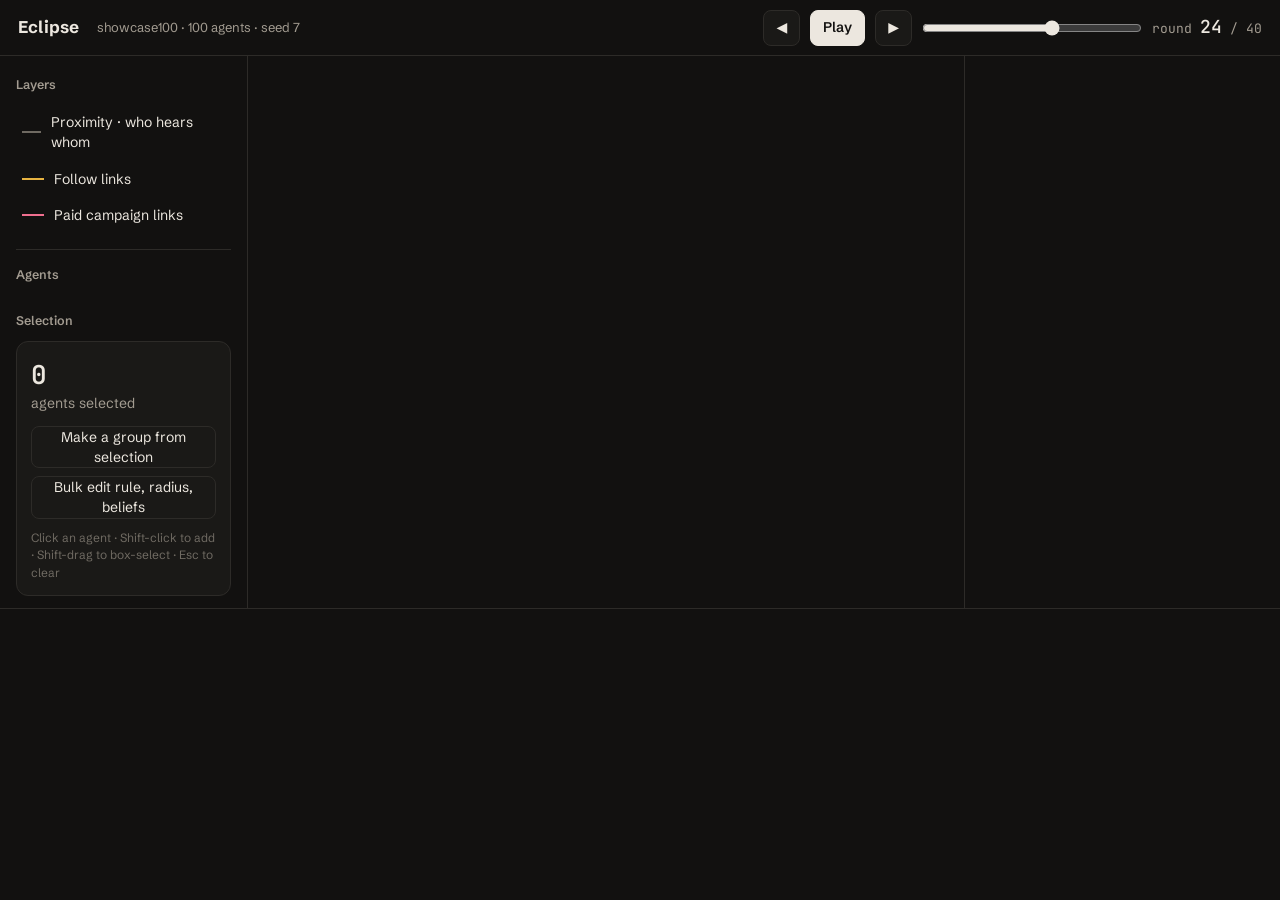
<file: docs/frontend-redesign/design-demos/src-dir-1.html>
<!doctype html>
<html lang="en"><head><meta charset="utf-8"><meta name="viewport" content="width=device-width, initial-scale=1">
<title>Eclipse · Observatory (direction 1)</title>
<link rel="preconnect" href="https://fonts.googleapis.com"><link rel="preconnect" href="https://fonts.gstatic.com" crossorigin>
<link href="https://fonts.googleapis.com/css2?family=Schibsted+Grotesk:wght@400;500;600;700&family=JetBrains+Mono:wght@400;500&display=swap" rel="stylesheet">
<style>
:root{--bg:#121110;--panel:#1a1917;--line:#2d2b28;--ink:#ece7df;--mute:#a39c91;--faint:#6f6a62;--A:#5b9bf0;--B:#f08a4b;--C:#3dc28e;--follow:#e7b341;--camp:#ef6f8f;--sel:#f4f1ea}
*{box-sizing:border-box;margin:0}
body{background:var(--bg);color:var(--ink);font:14px/1.45 "Schibsted Grotesk",system-ui,sans-serif;height:100vh;display:grid;grid-template-rows:56px minmax(0,1fr) 292px;overflow:hidden}
.mono{font-family:"JetBrains Mono",ui-monospace,monospace}
header{display:flex;align-items:center;gap:18px;padding:0 18px;border-bottom:1px solid var(--line)}
header h1{font-size:17px;font-weight:700;letter-spacing:.2px}
header .scn{color:var(--mute);font-size:13px}
.transport{margin-left:auto;display:flex;align-items:center;gap:10px}
button{font:inherit;color:var(--ink);background:var(--panel);border:1px solid var(--line);border-radius:8px;min-height:36px;padding:0 12px;cursor:pointer}
button:hover{border-color:#4a4741}
button.primary{background:var(--ink);color:var(--bg);border-color:var(--ink);font-weight:600}
.round{font-size:13px;color:var(--mute);min-width:96px;text-align:right}
.round b{color:var(--ink);font-size:18px;font-weight:500}
input[type=range]{accent-color:var(--ink);width:220px}
main{display:grid;grid-template-columns:248px minmax(0,1fr) 316px;min-height:0}
aside{padding:16px;overflow:auto;border-right:1px solid var(--line)}
aside.right{border-right:0;border-left:1px solid var(--line)}
h2{font-size:12.5px;font-weight:600;color:var(--mute);margin:4px 0 10px}
.layer{display:flex;align-items:center;gap:10px;padding:8px 6px;border-radius:8px;cursor:pointer;user-select:none}
.layer:hover{background:var(--panel)}
.layer .sw{width:22px;height:0;border-top:2px solid}
.layer .n{margin-left:auto;color:var(--mute);font-size:12px}
.layer.off{opacity:.38}
.legend{display:grid;grid-template-columns:22px 1fr auto;gap:7px 8px;align-items:center;margin-bottom:18px}
.legend svg{width:18px;height:18px}
.legend .n{color:var(--mute);font-size:12px}
.sep{height:1px;background:var(--line);margin:16px 0}
.selbox{background:var(--panel);border:1px solid var(--line);border-radius:12px;padding:14px}
.selbox .big{font-size:26px;font-weight:600}
.selbox .acts{display:grid;gap:8px;margin-top:12px}
.hint{color:var(--faint);font-size:12px;margin-top:10px}
#net{position:absolute;inset:0;width:100%;height:100%;display:block;cursor:crosshair}
.agent-id{font-size:22px;font-weight:600}
.kv{display:grid;grid-template-columns:auto 1fr;gap:6px 14px;margin:12px 0;font-size:13px}
.kv dt{color:var(--mute)} .kv dd{text-align:right}
.rank{display:flex;gap:6px;margin:6px 0 2px}
.rank span{padding:3px 9px;border-radius:999px;font-size:12px;font-weight:600;color:#111}
.heard{display:flex;height:12px;border-radius:6px;overflow:hidden;margin:8px 0 4px;background:var(--line)}
.chips{display:flex;flex-wrap:wrap;gap:6px;margin-top:8px}
.chip{border:1px solid var(--line);border-radius:999px;padding:3px 10px;font-size:12px;color:var(--ink)}
.empty{color:var(--faint);margin-top:40px;text-align:center}
.lanes{border-top:1px solid var(--line);display:grid;grid-template-rows:repeat(6,minmax(0,1fr));min-height:0;overflow:hidden}
.lane{display:grid;grid-template-columns:248px minmax(0,1fr) 120px;border-bottom:1px solid #1f1e1c;min-height:0}
.lane .lbl{padding:0 16px;display:flex;align-items:center;gap:8px;color:var(--mute);font-size:12.5px}
.lane .val{display:flex;gap:8px;align-items:center;justify-content:flex-end;padding-right:16px;font-size:13px}
.lane .cv{position:relative;min-height:0}.lane canvas{position:absolute;inset:0;width:100%;height:100%;display:block;cursor:pointer}
</style></head>
<body>
<header>
  <h1>Eclipse</h1><span class="scn">showcase100 · 100 agents · seed 7</span>
  <div class="transport">
    <button id="back" aria-label="Previous round">◀</button>
    <button id="playbtn" class="primary">Play</button>
    <button id="fwd" aria-label="Next round">▶</button>
    <input type="range" id="slider" min="0" max="40" value="24" aria-label="Round">
    <div class="round mono">round <b id="rnum">24</b> / 40</div>
  </div>
</header>
<main>
  <aside>
    <h2>Layers</h2>
    <div class="layer" data-k="prox"><span class="sw" style="border-color:#6f6a62"></span>Proximity · who hears whom<span class="n mono" id="n-prox"></span></div>
    <div class="layer" data-k="follow"><span class="sw" style="border-color:var(--follow)"></span>Follow links<span class="n mono" id="n-follow"></span></div>
    <div class="layer" data-k="campaign"><span class="sw" style="border-color:var(--camp)"></span>Paid campaign links<span class="n mono" id="n-campaign"></span></div>
    <div class="sep"></div>
    <h2>Agents</h2>
    <div class="legend" id="legend"></div>
    <h2>Selection</h2>
    <div class="selbox"><div class="big mono" id="seln">0</div><div style="color:var(--mute)">agents selected</div>
      <div class="acts"><button id="mkgroup" disabled>Make a group from selection</button><button id="bulk" disabled>Bulk edit rule, radius, beliefs</button></div>
      <div class="hint">Click an agent · Shift-click to add · Shift-drag to box-select · Esc to clear</div></div>
  </aside>
  <section style="position:relative;min-height:0"><canvas id="net"></canvas></section>
  <aside class="right" id="inspector"></aside>
</main>
<section class="lanes" id="lanes"></section>
<script id="demo-data" type="application/json">/*DATA*/</script>
<script>/*CORE*/</script>
<script>
const css = n => getComputedStyle(document.documentElement).getPropertyValue(n).trim();
const PC = { A: css("--A"), B: css("--B"), C: css("--C") };
const theme = { pad: 26, size: 4.6, stroke: 1, dim: .18, party: PC, agentStroke: "#121110", campStroke: "#f4f1ea", select: "#f4f1ea", focusStroke: "#f4f1ea",
  edge: { prox: "#6f6a62", follow: css("--follow"), campaign: css("--camp") }, ego: { inc: { prox: "#ece7df", follow: css("--follow"), campaign: css("--camp") }, out: "#8d877d" },
  background(ctx, W, H, pad) { ctx.strokeStyle = "#1f1e1c"; ctx.lineWidth = 1; for (let k = 0; k <= 10; k++) { const x = pad + k / 10 * (W - 2 * pad), y = pad + k / 10 * (H - 2 * pad); ctx.beginPath(); ctx.moveTo(x, pad); ctx.lineTo(x, H - pad); ctx.moveTo(pad, y); ctx.lineTo(W - pad, y); ctx.stroke(); } },
  halo(ctx, [x, y], r) { const g = ctx.createRadialGradient(x, y, 0, x, y, r); g.addColorStop(0, "rgba(236,231,223,.10)"); g.addColorStop(1, "rgba(236,231,223,.03)"); ctx.fillStyle = g; ctx.beginPath(); ctx.arc(x, y, r, 0, 7); ctx.fill(); ctx.strokeStyle = "rgba(236,231,223,.55)"; ctx.setLineDash([3, 5]); ctx.stroke(); ctx.setLineDash([]); } };
makeNetwork(document.getElementById("net"), theme);

const shapeSvg = (g, col) => { const k = SHAPE[g]; const s = k === "square" ? '<rect x="4" y="4" width="10" height="10"/>' : k === "diamond" ? '<path d="M9 2 16 9 9 16 2 9z"/>' : k === "tri" ? '<path d="M9 2 16 15H2z"/>' : '<circle cx="9" cy="9" r="6"/>'; return `<svg viewBox="0 0 18 18" fill="${col}" stroke="#f4f1ea" stroke-width="${g.startsWith("team") ? 1.4 : 0}">${s}</svg>`; };
const counts = {}; D.people.forEach(p => counts[p.group] = (counts[p.group] || 0) + 1);
document.getElementById("legend").innerHTML = D.groups.map(g => `${shapeSvg(g, "#a39c91")}<span>${GROUP_LABEL[g]}</span><span class="n mono">${counts[g]}</span>`).join("") +
  PARTIES.map(p => `<svg viewBox="0 0 18 18"><circle cx="9" cy="9" r="6" fill="${PC[p]}"/></svg><span>Votes ${p}</span><span></span>`).join("");
document.querySelectorAll(".layer").forEach(el => el.onclick = () => { state.layers[el.dataset.k] = !state.layers[el.dataset.k]; el.classList.toggle("off", !state.layers[el.dataset.k]); emit(); });

const LANES = [
  ["Vote share", () => PARTIES.map(p => ({ data: S.share[p], color: PC[p], width: 1.8 })), [0.15, .55], () => PARTIES.map(p => `<span style="color:${PC[p]}">${pct(S.share[p][state.t])}</span>`).join(" ")],
  ["Voters switching", () => [{ data: S.switches, color: "#ece7df", fill: "rgba(236,231,223,.10)" }], [0, .3], () => pct(S.switches[state.t])],
  ["Contact turnover", () => [{ data: S.turnover, color: "#8d877d", fill: "rgba(141,135,125,.12)" }], [0, .5], () => pct(S.turnover[state.t])],
  ["Follow + paid links", () => [{ data: S.follow, color: css("--follow") }, { data: S.campaign, color: css("--camp") }], [0, 80], () => `${S.follow[state.t]} · ${S.campaign[state.t]}`],
  ["Poll distortion for C", () => [{ data: S.pollGap, color: PC.C, fill: "rgba(61,194,142,.12)" }], [-0.05, .05], () => (S.pollGap[state.t] * 100).toFixed(0) + " pts"],
  ["Hearing the other side", () => [{ data: S.exposure, color: "#ece7df" }], [0.4, 1], () => pct(S.exposure[state.t])],
];
const lanes = document.getElementById("lanes"), vals = [];
for (const [name, mk, range, val] of LANES) {
  const row = document.createElement("div"); row.className = "lane";
  row.innerHTML = `<div class="lbl">${name}</div><div class="cv"><canvas></canvas></div><div class="val mono"></div>`; lanes.appendChild(row);
  lineChart(row.querySelector("canvas"), mk(), { range, pad: 26, padY: 7, playhead: "#ece7df", grid: "#24221f", gridAt: [range[0], range[1]] });
  vals.push(() => row.querySelector(".val").innerHTML = val());
}
function inspector() {
  const el = document.getElementById("inspector"), i = state.hover >= 0 ? state.hover : (state.sel.size === 1 ? [...state.sel][0] : -1);
  if (i < 0) { el.innerHTML = `<h2>Inspector</h2><div class="empty">Hover an agent to see its hearing circle,<br>who it hears and who hears it.</div>`; return; }
  const p = D.people[i], f = D.frames[state.t], l = links(state.t, i), hv = heardVotes(state.t, i);
  const bar = PARTIES.map(q => `<span style="width:${hv.n ? hv.tally[q] / hv.n * 100 : 0}%;background:${PC[q]}"></span>`).join("");
  el.innerHTML = `<h2>Inspector</h2><div class="agent-id mono">${p.id}</div><div style="color:var(--mute)">${GROUP_LABEL[p.group]} · votes <b style="color:${PC[f.v[i]]}">${f.v[i]}</b></div>
   <div class="rank">${p.pref.map(q => `<span style="background:${PC[q]}">${q}</span>`).join("")}</div><div style="color:var(--faint);font-size:12px">private ranking, best first</div>
   <dl class="kv"><dt>Decision rule</dt><dd class="mono">${p.voting}</dd><dt>Movement</dt><dd class="mono">${p.movement}</dd><dt>Hearing radius</dt><dd class="mono">${p.radius.toFixed(2)}</dd>
   <dt>Hears (in)</dt><dd class="mono">${l.inc.prox.length} near · ${l.inc.follow.length} followed · ${l.inc.campaign.length} paid</dd><dt>Heard by (out)</dt><dd class="mono">${l.out.prox.length} near · ${l.out.follow.length} followers</dd></dl>
   <h2>What it heard last round</h2><div class="heard">${bar}</div><div class="mono" style="font-size:12px;color:var(--mute)">${PARTIES.map(q => q + " " + hv.tally[q]).join(" · ")} of ${hv.n}</div>
   <h2 style="margin-top:14px">Powers</h2><div class="chips">${(p.powers.length ? p.powers : ["none"]).map(x => `<span class="chip">${x}</span>`).join("")}</div>`;
}
function chrome() {
  document.getElementById("rnum").textContent = state.t; document.getElementById("slider").value = state.t;
  const f = D.frames[state.t]; document.getElementById("n-prox").textContent = prox(state.t).length; document.getElementById("n-follow").textContent = f.follow.length; document.getElementById("n-campaign").textContent = f.campaign.length;
  document.getElementById("seln").textContent = state.sel.size; document.getElementById("mkgroup").disabled = document.getElementById("bulk").disabled = state.sel.size < 2;
  vals.forEach(v => v()); inspector();
}
state.listeners.push(chrome);
document.getElementById("slider").oninput = e => setRound(+e.target.value);
document.getElementById("back").onclick = () => setRound(state.t - 1); document.getElementById("fwd").onclick = () => setRound(state.t + 1);
document.getElementById("playbtn").onclick = e => { play(); e.target.textContent = state.playing ? "Pause" : "Play"; };
[3, 17, 42, 58, 77].forEach(i => state.sel.add(i)); state.hover = 12; emit();
</script></body></html>
</file>
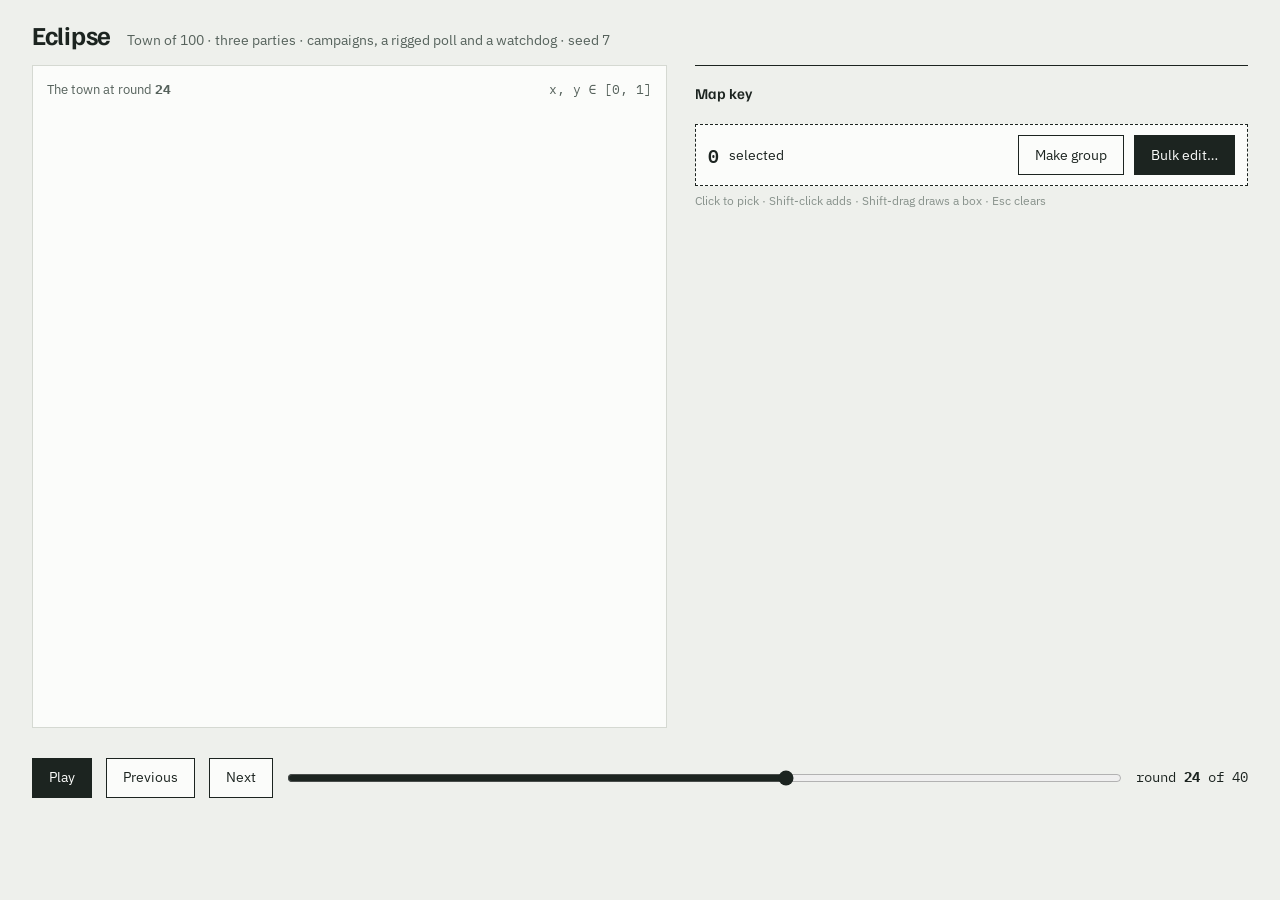
<file: docs/frontend-redesign/design-demos/src-dir-2.html>
<!doctype html>
<html lang="en"><head><meta charset="utf-8"><meta name="viewport" content="width=device-width, initial-scale=1">
<title>Eclipse · Atlas (direction 2)</title>
<link rel="preconnect" href="https://fonts.googleapis.com"><link rel="preconnect" href="https://fonts.gstatic.com" crossorigin>
<link href="https://fonts.googleapis.com/css2?family=Familjen+Grotesk:wght@500;600;700&family=IBM+Plex+Sans:wght@400;500;600&family=IBM+Plex+Mono:wght@400;500&display=swap" rel="stylesheet">
<style>
:root{--bg:#eef0ec;--paper:#fbfcfa;--line:#d5d9d2;--ink:#1c2420;--mute:#56625c;--faint:#87918b;--A:#2f6bbf;--B:#cf5d22;--C:#1d8a5f;--follow:#7a55b0;--camp:#c2304f}
*{box-sizing:border-box;margin:0}
body{background:var(--bg);color:var(--ink);font:14px/1.5 "IBM Plex Sans",system-ui,sans-serif;min-height:100vh}
.mono{font-family:"IBM Plex Mono",ui-monospace,monospace}
header{display:flex;align-items:baseline;gap:16px;padding:22px 32px 14px}
header h1{font:700 26px/1 "Familjen Grotesk",sans-serif;letter-spacing:-.3px}
header p{color:var(--mute)}
.wrap{display:grid;grid-template-columns:minmax(0,1.15fr) minmax(0,1fr);gap:28px;padding:0 32px 18px}
.plate{background:var(--paper);border:1px solid var(--line);padding:14px;position:relative}
.plate .cap{display:flex;justify-content:space-between;color:var(--mute);font-size:13px;margin-bottom:8px}
#net{width:100%;aspect-ratio:1/1;display:block;cursor:crosshair}
.callout{position:absolute;pointer-events:none;background:var(--paper);border:1px solid var(--ink);padding:8px 11px;font-size:13px;line-height:1.35;min-width:190px;box-shadow:3px 3px 0 rgba(28,36,32,.12);display:none}
.callout b{font-family:"Familjen Grotesk",sans-serif;font-size:15px}
.callout .bar{display:flex;height:8px;margin:6px 0 3px}
.callout .bar span{display:block}
.wall{display:grid;grid-template-columns:repeat(3,minmax(0,1fr));gap:0;border-top:1px solid var(--ink)}
.cell{padding:12px 12px 10px;border-bottom:1px solid var(--line);border-right:1px solid var(--line)}
.cell:nth-child(3n){border-right:0}
.cell h3{font:600 13.5px/1.25 "Familjen Grotesk",sans-serif}
.cell .now{font:500 22px/1.2 "IBM Plex Mono",monospace;margin:4px 0 2px}
.cell canvas{width:100%;height:58px;display:block;cursor:pointer}
.cell .sub{color:var(--faint);font-size:12px}
.side h2{font:600 15px/1.2 "Familjen Grotesk",sans-serif;margin:18px 0 8px}
.keyrow{display:flex;flex-wrap:wrap;gap:6px 16px;color:var(--mute);font-size:13px}
.keyrow label{display:flex;align-items:center;gap:7px;cursor:pointer}
.keyrow input{accent-color:var(--ink);width:16px;height:16px}
.keyrow svg{width:16px;height:16px}
.timeline{display:flex;align-items:center;gap:14px;padding:12px 32px 26px}
.timeline input{flex:1;accent-color:var(--ink)}
button{font:inherit;border:1px solid var(--ink);background:var(--paper);color:var(--ink);min-height:40px;padding:0 16px;cursor:pointer}
button.solid{background:var(--ink);color:var(--paper)}
.selbar{display:flex;align-items:center;gap:10px;margin-top:14px;padding:10px 12px;border:1px dashed var(--ink);background:var(--paper)}
.selbar b{font:600 18px/1 "IBM Plex Mono",monospace}
</style></head>
<body>
<header><h1>Eclipse</h1><p>Town of 100 · three parties · campaigns, a rigged poll and a watchdog · seed 7</p></header>
<div class="wrap">
  <div class="plate" id="plate">
    <div class="cap"><span>The town at round <b class="mono" id="rnum">24</b></span><span class="mono">x, y ∈ [0, 1]</span></div>
    <canvas id="net"></canvas>
    <div class="callout" id="callout"></div>
  </div>
  <div class="side">
    <div class="wall" id="wall"></div>
    <h2>Map key</h2>
    <div class="keyrow" id="key"></div>
    <div class="selbar"><b id="seln">0</b><span>selected</span><span style="flex:1"></span><button id="mk">Make group</button><button class="solid" id="bulk">Bulk edit…</button></div>
    <div style="color:var(--faint);font-size:12px;margin-top:6px">Click to pick · Shift-click adds · Shift-drag draws a box · Esc clears</div>
  </div>
</div>
<div class="timeline"><button class="solid" id="playbtn">Play</button><button id="back">Previous</button><button id="fwd">Next</button><input type="range" id="slider" min="0" max="40" value="24" aria-label="Round"><span class="mono">round <b id="rnum2">24</b> of 40</span></div>
<script id="demo-data" type="application/json">/*DATA*/</script>
<script>/*CORE*/</script>
<script>
const css = n => getComputedStyle(document.documentElement).getPropertyValue(n).trim();
const PC = { A: css("--A"), B: css("--B"), C: css("--C") };
const net = makeNetwork(document.getElementById("net"), { pad: 30, size: 4.2, stroke: 1, dim: .16, party: PC, agentStroke: "#fbfcfa", campStroke: "#1c2420", select: "#1c2420", focusStroke: "#1c2420",
  proxAlpha: .45, linkAlpha: .6,
  edge: { prox: "#c4cac2", follow: css("--follow"), campaign: css("--camp") }, ego: { inc: { prox: "#1c2420", follow: css("--follow"), campaign: css("--camp") }, out: "#87918b" },
  background(ctx, W, H, pad) {
    ctx.strokeStyle = "#e3e6e0"; ctx.lineWidth = 1; ctx.fillStyle = "#87918b"; ctx.font = "11px IBM Plex Mono";
    for (let k = 0; k <= 4; k++) { const v = k / 4, x = pad + v * (W - 2 * pad), y = H - pad - v * (H - 2 * pad);
      ctx.beginPath(); ctx.moveTo(x, pad); ctx.lineTo(x, H - pad); ctx.moveTo(pad, y); ctx.lineTo(W - pad, y); ctx.stroke();
      ctx.fillText(v.toFixed(2), x - 12, H - pad + 16); ctx.fillText(v.toFixed(2), 2, y + 4); }
    ctx.strokeStyle = "#1c2420"; ctx.strokeRect(pad, pad, W - 2 * pad, H - 2 * pad); },
  halo(ctx, [x, y], r) { ctx.fillStyle = "rgba(28,36,32,.05)"; ctx.beginPath(); ctx.arc(x, y, r, 0, 7); ctx.fill(); ctx.strokeStyle = "#1c2420"; ctx.setLineDash([2, 4]); ctx.lineWidth = 1; ctx.stroke(); ctx.setLineDash([]); } });

const CELLS = [
  ["Vote share", () => PARTIES.map(p => ({ data: S.share[p], color: PC[p], width: 1.6 })), [.15, .55], () => PARTIES.map(p => `<span style="color:${PC[p]}">${pct(S.share[p][state.t])}</span>`).join(" "), "first choices"],
  ["Lead margin", () => [{ data: S.margin, color: "#1c2420", fill: "rgba(28,36,32,.08)" }], [0, .15], () => pct(S.margin[state.t]), "leader minus runner-up"],
  ["Voters switching", () => [{ data: S.switches, color: "#1c2420" }], [0, .3], () => pct(S.switches[state.t]), "changed vote this round"],
  ["Contact turnover", () => [{ data: S.turnover, color: "#56625c" }], [0, .5], () => pct(S.turnover[state.t]), "proximity links changed"],
  ["People heard", () => [{ data: S.heard, color: "#56625c" }], [0, 14], () => S.heard[state.t].toFixed(1), "average per voter"],
  ["Hearing the other side", () => [{ data: S.exposure, color: "#1c2420" }], [.4, 1], () => pct(S.exposure[state.t]), "see ≥1 different vote"],
  ["Follow links", () => [{ data: S.follow, color: css("--follow") }], [0, 80], () => S.follow[state.t], "bought by campaigners"],
  ["Paid links for B", () => [{ data: S.campaign, color: css("--camp") }], [0, 16], () => S.campaign[state.t], "campaign controller"],
  ["Poll vs truth, C", () => [{ data: S.pollGap, color: PC.C }], [-.05, .05], () => (S.pollGap[state.t] * 100).toFixed(0) + " pts", "published minus true"],
];
const wall = document.getElementById("wall"), nows = [];
for (const [title, mk, range, now, sub] of CELLS) {
  const c = document.createElement("div"); c.className = "cell";
  c.innerHTML = `<h3>${title}</h3><div class="now"></div><canvas></canvas><div class="sub">${sub}</div>`; wall.appendChild(c);
  lineChart(c.querySelector("canvas"), mk(), { range, pad: 2, padY: 4, playhead: "#1c2420" });
  nows.push(() => c.querySelector(".now").innerHTML = now());
}
const shapeSvg = (g, col) => { const k = SHAPE[g]; const s = k === "square" ? '<rect x="3" y="3" width="10" height="10"/>' : k === "diamond" ? '<path d="M8 1 15 8 8 15 1 8z"/>' : k === "tri" ? '<path d="M8 1 15 14H1z"/>' : '<circle cx="8" cy="8" r="6"/>'; return `<svg viewBox="0 0 16 16" fill="${col}">${s}</svg>`; };
document.getElementById("key").innerHTML = D.groups.filter(g => !g.startsWith("team_B") && !g.startsWith("team_C")).map(g => `<label>${shapeSvg(g, "#56625c")}${g.startsWith("team") ? "Campaigner" : GROUP_LABEL[g]}</label>`).join("") +
  `<label><input type="checkbox" data-k="prox" checked>proximity</label><label><input type="checkbox" data-k="follow" checked><span style="color:${css("--follow")}">follow links</span></label><label><input type="checkbox" data-k="campaign" checked><span style="color:${css("--camp")}">paid links</span></label>`;
document.querySelectorAll("#key input").forEach(i => i.onchange = () => { state.layers[i.dataset.k] = i.checked; emit(); });
function callout() {
  const el = document.getElementById("callout"), i = state.hover;
  if (i < 0) { el.style.display = "none"; return; }
  const p = D.people[i], hv = heardVotes(state.t, i), l = links(state.t, i), [x, y] = net.toPx(D.frames[state.t].xy[i]);
  el.innerHTML = `<b>${p.id}</b> · ${GROUP_LABEL[p.group]}<br><span style="color:var(--mute)">votes <b style="color:${PC[D.frames[state.t].v[i]]}">${D.frames[state.t].v[i]}</b> · prefers ${p.pref.join(" › ")}</span>
    <div class="bar">${PARTIES.map(q => `<span style="width:${hv.n ? hv.tally[q] / hv.n * 100 : 0}%;background:${PC[q]}"></span>`).join("")}</div>
    <span class="mono" style="font-size:12px">hears ${hv.n} (${l.inc.follow.length} via follows) · heard by ${new Set([...l.out.prox, ...l.out.follow]).size}</span><br>
    <span class="mono" style="font-size:12px;color:var(--mute)">radius ${p.radius.toFixed(2)} · ${p.voting}</span>`;
  el.style.display = "block"; el.style.left = Math.min(x + 26, net.toPx([1, 0])[0] - 150) + "px"; el.style.top = (y + 18) + "px";
}
state.listeners.push(() => { for (const id of ["rnum", "rnum2"]) document.getElementById(id).textContent = state.t; document.getElementById("slider").value = state.t; document.getElementById("seln").textContent = state.sel.size; nows.forEach(n => n()); callout(); });
document.getElementById("slider").oninput = e => setRound(+e.target.value);
document.getElementById("back").onclick = () => setRound(state.t - 1); document.getElementById("fwd").onclick = () => setRound(state.t + 1);
document.getElementById("playbtn").onclick = e => { play(); e.target.textContent = state.playing ? "Pause" : "Play"; };
[3, 17, 42, 58, 77].forEach(i => state.sel.add(i)); state.hover = 12; emit();
</script></body></html>
</file>
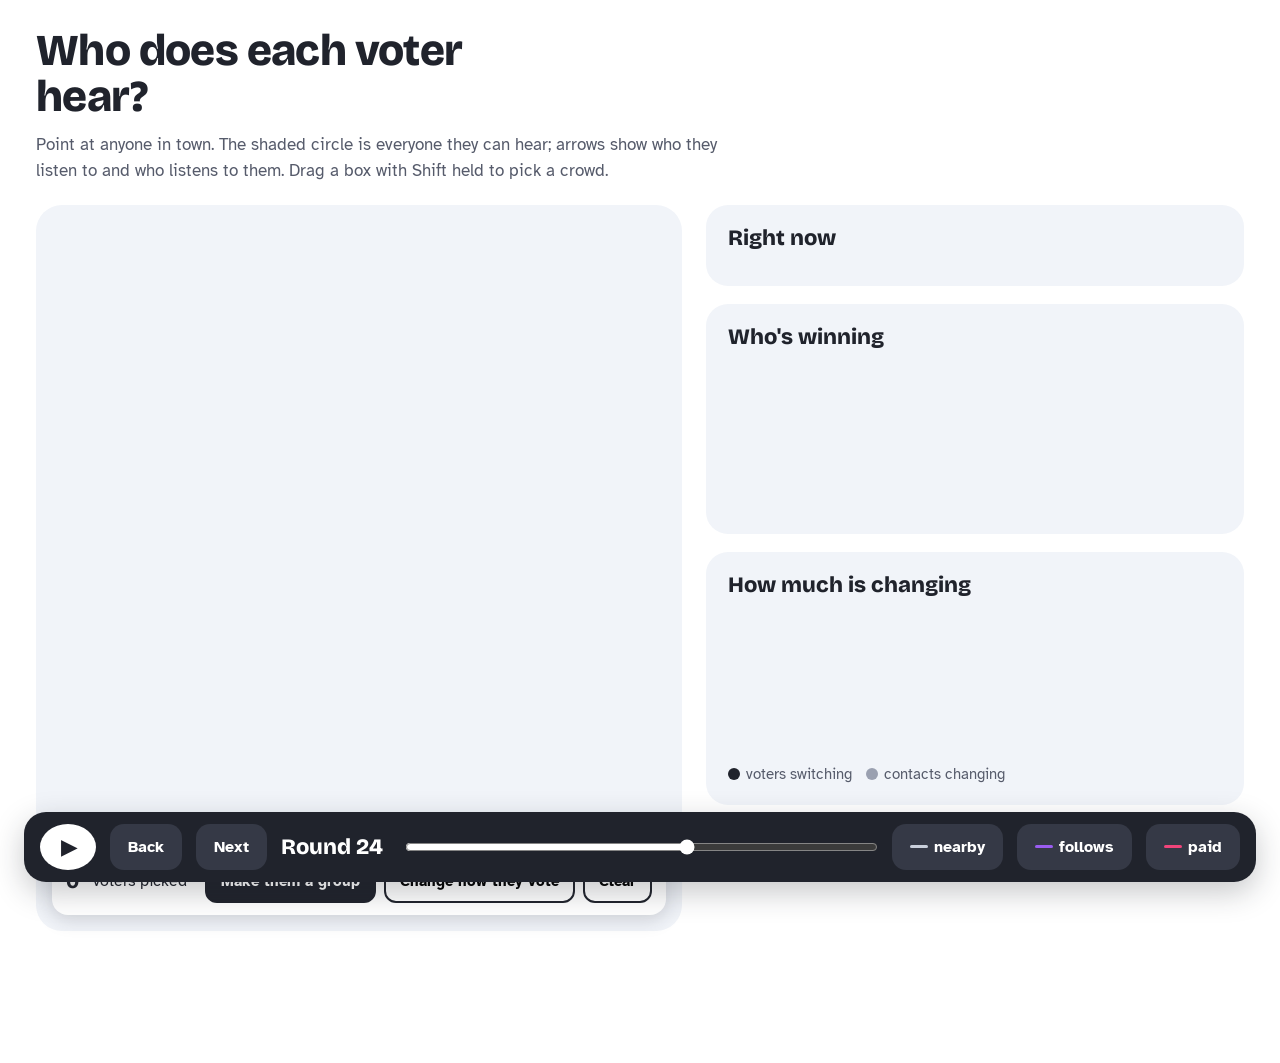
<file: docs/frontend-redesign/design-demos/src-dir-3.html>
<!doctype html>
<html lang="en"><head><meta charset="utf-8"><meta name="viewport" content="width=device-width, initial-scale=1">
<title>Eclipse · Explorable (direction 3)</title>
<link rel="preconnect" href="https://fonts.googleapis.com"><link rel="preconnect" href="https://fonts.gstatic.com" crossorigin>
<link href="https://fonts.googleapis.com/css2?family=Bricolage+Grotesque:opsz,wght@12..96,600;12..96,800&family=Atkinson+Hyperlegible:wght@400;700&display=swap" rel="stylesheet">
<style>
:root{--bg:#ffffff;--card:#f1f4f9;--ink:#20232c;--mute:#565b6b;--A:#2f7df6;--B:#ff7433;--C:#21ad6b;--follow:#9a5cf0;--camp:#f0447a}
*{box-sizing:border-box;margin:0}
body{background:var(--bg);color:var(--ink);font:16px/1.5 "Atkinson Hyperlegible",system-ui,sans-serif;padding:28px 36px 132px}
h1{font:800 44px/1.05 "Bricolage Grotesque",sans-serif;letter-spacing:-.6px;max-width:16ch}
.lede{color:var(--mute);font-size:17px;max-width:62ch;margin:12px 0 22px}
.grid{display:grid;grid-template-columns:minmax(0,1.2fr) minmax(0,1fr);gap:24px}
.town{background:var(--card);border-radius:26px;padding:12px 12px 92px;position:relative}
#net{width:100%;aspect-ratio:1/1;display:block;cursor:crosshair}
.card{background:var(--card);border-radius:22px;padding:20px 22px;margin-bottom:18px}
.card h2{font:800 22px/1.2 "Bricolage Grotesque",sans-serif;margin-bottom:8px}
.say{font-size:19px;line-height:1.55}
.say .tag{display:inline-block;padding:0 10px;border-radius:999px;color:#fff;font-weight:700}
.tally{display:flex;gap:8px;margin-top:14px}
.tally div{flex:1;border-radius:14px;padding:8px 10px;color:#fff;font-weight:700;font-size:15px}
.tally div span{display:block;font:800 26px/1 "Bricolage Grotesque",sans-serif}
canvas.chart{width:100%;height:150px;display:block;cursor:pointer}
.legend{display:flex;gap:14px;flex-wrap:wrap;color:var(--mute);font-size:15px;margin-top:6px}
.legend i{display:inline-block;width:12px;height:12px;border-radius:50%;margin-right:6px;vertical-align:-1px}
.dock{position:fixed;left:24px;right:24px;bottom:18px;background:var(--ink);color:#fff;border-radius:22px;display:flex;align-items:center;gap:14px;padding:12px 16px;box-shadow:0 10px 30px rgba(32,35,44,.25)}
.dock button{font:700 16px "Atkinson Hyperlegible",sans-serif;border:0;border-radius:14px;min-height:46px;padding:0 18px;cursor:pointer;background:#353946;color:#fff}
.dock .play{background:#fff;color:var(--ink);width:56px;border-radius:50%;padding:0;font-size:20px}
.dock input{flex:1;accent-color:#fff;min-width:120px}
.dock .r{font:800 22px "Bricolage Grotesque",sans-serif;min-width:110px}
.pill[aria-pressed=false]{opacity:.45}
.pill b{display:inline-block;width:18px;height:3px;border-radius:2px;vertical-align:4px;margin-right:6px}
.picked{position:absolute;left:16px;right:16px;bottom:16px;background:#fff;border-radius:16px;padding:12px 14px;display:flex;gap:8px;align-items:center;box-shadow:0 6px 18px rgba(32,35,44,.15)}
.picked b{font:800 20px "Bricolage Grotesque",sans-serif;margin-right:6px}
.picked button{font:700 15px "Atkinson Hyperlegible",sans-serif;border:2px solid var(--ink);background:#fff;border-radius:12px;min-height:44px;padding:0 14px;cursor:pointer}
.picked button.go{background:var(--ink);color:#fff}
</style></head>
<body>
<h1>Who does each voter hear?</h1>
<p class="lede">Point at anyone in town. The shaded circle is everyone they can hear; arrows show who they listen to and who listens to them. Drag a box with Shift held to pick a crowd.</p>
<div class="grid">
  <div class="town"><canvas id="net"></canvas>
    <div class="picked" id="picked"><b id="seln">0</b>voters picked<span style="flex:1"></span><button class="go">Make them a group</button><button>Change how they vote</button><button>Clear</button></div></div>
  <div>
    <div class="card"><h2>Right now</h2><div class="say" id="say"></div><div class="tally" id="tally"></div></div>
    <div class="card"><h2>Who's winning</h2><canvas class="chart" id="c1"></canvas><div class="legend" id="lg1"></div></div>
    <div class="card"><h2>How much is changing</h2><canvas class="chart" id="c2"></canvas><div class="legend"><span><i style="background:var(--ink)"></i>voters switching</span><span><i style="background:#9aa0b0"></i>contacts changing</span></div></div>
  </div>
</div>
<div class="dock">
  <button class="play" id="playbtn" aria-label="Play">▶</button><button id="back">Back</button><button id="fwd">Next</button>
  <span class="r">Round <span id="rnum">24</span></span><input type="range" id="slider" min="0" max="40" value="24" aria-label="Round">
  <button class="pill" data-k="prox" aria-pressed="true"><b style="background:#c9cfdb"></b>nearby</button>
  <button class="pill" data-k="follow" aria-pressed="true"><b style="background:var(--follow)"></b>follows</button>
  <button class="pill" data-k="campaign" aria-pressed="true"><b style="background:var(--camp)"></b>paid</button>
</div>
<script id="demo-data" type="application/json">/*DATA*/</script>
<script>/*CORE*/</script>
<script>
const css = n => getComputedStyle(document.documentElement).getPropertyValue(n).trim();
const PC = { A: css("--A"), B: css("--B"), C: css("--C") };
makeNetwork(document.getElementById("net"), { pad: 22, size: 6.2, stroke: 2, dim: .22, party: PC, agentStroke: "#20232c", campStroke: "#20232c", select: "#20232c", focusStroke: "#20232c",
  proxAlpha: .55, linkAlpha: .6, edge: { prox: "#c9cfdb", follow: css("--follow"), campaign: css("--camp") }, ego: { inc: { prox: "#20232c", follow: css("--follow"), campaign: css("--camp") }, out: "#8b90a0" },
  halo(ctx, [x, y], r, p) { ctx.fillStyle = "rgba(47,125,246,.10)"; ctx.beginPath(); ctx.arc(x, y, r, 0, 7); ctx.fill(); ctx.strokeStyle = "#20232c"; ctx.lineWidth = 2; ctx.setLineDash([6, 6]); ctx.stroke(); ctx.setLineDash([]); } });
lineChart(document.getElementById("c1"), PARTIES.map(p => ({ data: S.share[p], color: PC[p], width: 3.2 })), { range: [.15, .55], pad: 6, padY: 8, playhead: "#20232c", grid: "#dfe4ee", gridAt: [1 / 3] });
lineChart(document.getElementById("c2"), [{ data: S.switches, color: "#20232c", width: 3 }, { data: S.turnover, color: "#9aa0b0", width: 3 }], { range: [0, .5], pad: 6, padY: 8, playhead: "#20232c" });
const RULE = { sensed_plurality: "copy the most common vote they hear", sincere: "always vote for their favourite", signal_confident: "trust the published poll" };
function say() {
  const i = state.hover >= 0 ? state.hover : 12, p = D.people[i], f = D.frames[state.t], hv = heardVotes(state.t, i), l = links(state.t, i);
  const top = PARTIES.reduce((a, b) => hv.tally[b] > hv.tally[a] ? b : a);
  const tag = q => `<span class="tag" style="background:${PC[q]}">${q}</span>`;
  const who = p.group.startsWith("team") ? `<b>${p.id}</b> is a campaigner for ${tag(p.group.slice(-1))}. They walk the town and get voters to follow them; ${l.out.follow.length} people follow them right now.`
    : `<b>${p.id}</b> is a ${GROUP_LABEL[p.group].toLowerCase()}: they ${RULE[p.voting] || p.voting}. They can hear <b>${hv.n}</b> people${l.inc.follow.length ? `, ${l.inc.follow.length} of them because they follow a campaigner` : ""}. Most of what they heard was ${tag(top)}, and they vote ${tag(f.v[i])}.`;
  document.getElementById("say").innerHTML = who + ` Their favourite is ${tag(p.pref[0])}.`;
  document.getElementById("tally").innerHTML = PARTIES.map(q => `<div style="background:${PC[q]}"><span>${hv.tally[q]}</span>hear ${q}</div>`).join("");
}
document.getElementById("lg1").innerHTML = PARTIES.map(p => `<span><i style="background:${PC[p]}"></i>${p} <b id="sh-${p}"></b></span>`).join("");
document.querySelectorAll(".pill").forEach(b => b.onclick = () => { state.layers[b.dataset.k] = !state.layers[b.dataset.k]; b.setAttribute("aria-pressed", state.layers[b.dataset.k]); emit(); });
state.listeners.push(() => { document.getElementById("rnum").textContent = state.t; document.getElementById("slider").value = state.t; document.getElementById("seln").textContent = state.sel.size;
  document.getElementById("picked").style.display = state.sel.size ? "flex" : "none"; PARTIES.forEach(p => document.getElementById("sh-" + p).textContent = pct(S.share[p][state.t])); say(); });
document.getElementById("slider").oninput = e => setRound(+e.target.value);
document.getElementById("back").onclick = () => setRound(state.t - 1); document.getElementById("fwd").onclick = () => setRound(state.t + 1);
document.getElementById("playbtn").onclick = e => { play(); e.target.textContent = state.playing ? "❚❚" : "▶"; };
[3, 17, 42, 58, 77].forEach(i => state.sel.add(i)); state.hover = 12; emit();
</script></body></html>
</file>
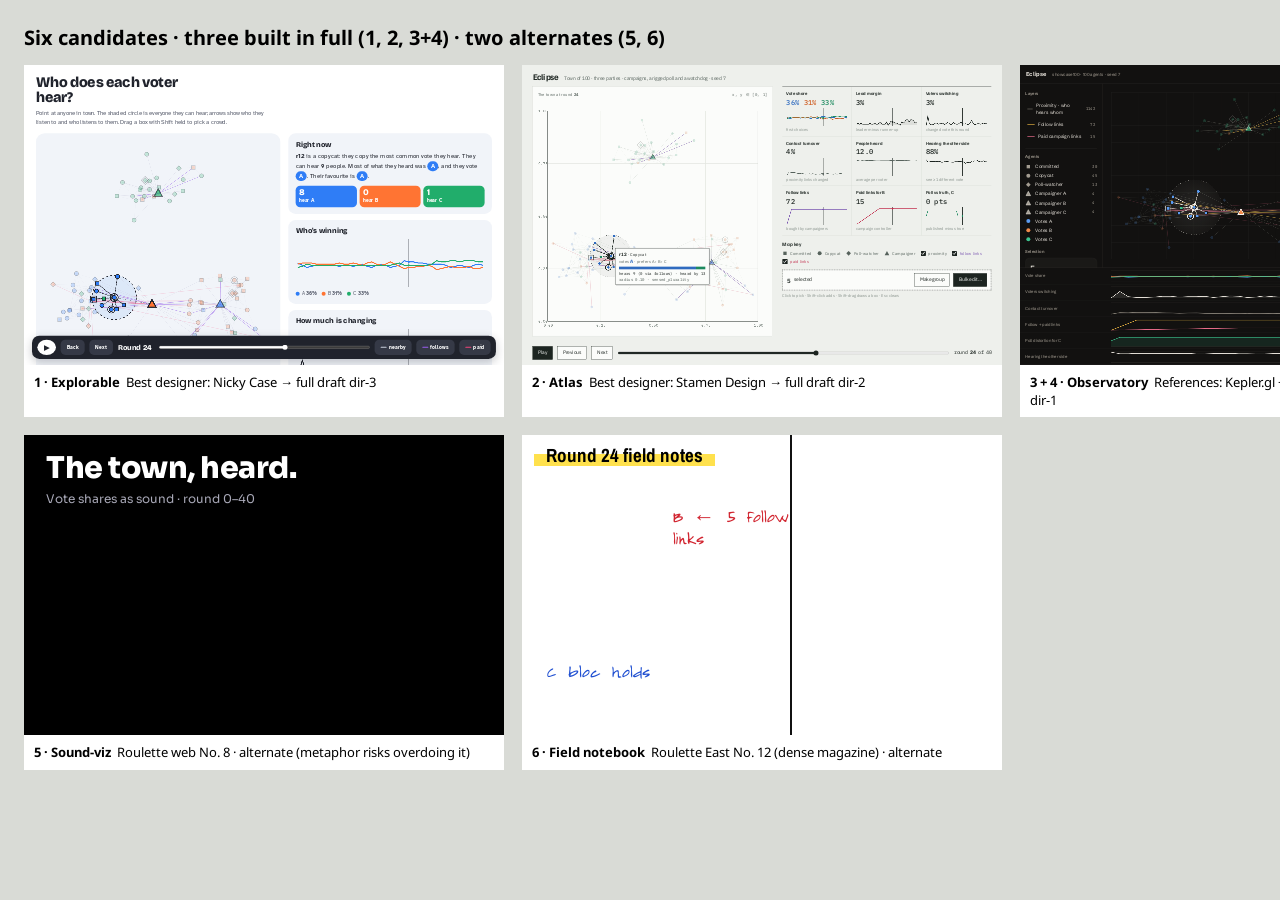
<file: docs/frontend-redesign/design-demos/src-thumbs.html>
<!doctype html>
<html lang="en"><head><meta charset="utf-8"><title>Eclipse · six candidates</title>
<link href="https://fonts.googleapis.com/css2?family=Sora:wght@400;700;800&family=Archivo+Narrow:wght@500;700&family=Long+Cang&family=Noto+Sans:wght@400;700&display=swap" rel="stylesheet">
<style>
*{box-sizing:border-box;margin:0}
body{background:#d9dbd6;font:14px/1.4 "Noto Sans",sans-serif;padding:24px}
h1{font:700 20px "Noto Sans",sans-serif;margin-bottom:14px}
.board{display:grid;grid-template-columns:repeat(3,480px);gap:18px}
figure{background:#fff}
figure .frame{width:480px;height:300px;overflow:hidden;position:relative}
figure iframe{width:1440px;height:900px;border:0;transform:scale(.3333);transform-origin:0 0;pointer-events:none}
figcaption{padding:8px 10px;font-size:13px}
figcaption b{margin-right:6px}
/* candidate 5: cinematic sound-viz */
.sv{background:#000;color:#fff;font-family:Sora,sans-serif;height:300px;position:relative}
.sv h2{position:absolute;left:22px;top:18px;font:800 30px/1 Sora;letter-spacing:-.5px;z-index:2}
.sv p{position:absolute;left:22px;top:56px;color:#a9a9b8;font-size:12px;z-index:2}
.sv canvas{position:absolute;inset:0;width:100%;height:100%}
/* candidate 6: dense magazine */
.mg{background:#fff;height:300px;display:grid;grid-template-columns:270px 1fr;font-family:"Noto Sans",sans-serif}
.mg .l{position:relative;border-right:2px solid #111}
.mg h2{font:700 19px/1.1 "Archivo Narrow";padding:10px 12px 0;background:linear-gradient(transparent 62%,#ffe14d 62%);display:inline-block;margin:0 12px}
.mg canvas{width:270px;height:255px;display:block}
.mg .note{position:absolute;font:22px/1 "Long Cang",cursive;color:#d1242f}
.mg .note.b{color:#1f4fd1}
.mg .g{display:grid;grid-template-columns:repeat(3,1fr);grid-template-rows:repeat(3,1fr);border-left:0}
.mg .g div{border:1.5px solid #111;margin:-.75px;padding:6px;font:700 11px "Archivo Narrow"}
.mg .g div span{display:block;font:700 22px "Archivo Narrow"}
.mg .g .y{background:#ffe14d}.mg .g .k{background:#111;color:#fff}
</style></head><body>
<h1>Six candidates · three built in full (1, 2, 3+4) · two alternates (5, 6)</h1>
<div class="board">
  <figure><div class="frame"><iframe src="dir-3.html" title="Explorable"></iframe></div><figcaption><b>1 · Explorable</b>Best designer: Nicky Case → full draft dir-3</figcaption></figure>
  <figure><div class="frame"><iframe src="dir-2.html" title="Atlas"></iframe></div><figcaption><b>2 · Atlas</b>Best designer: Stamen Design → full draft dir-2</figcaption></figure>
  <figure><div class="frame"><iframe src="dir-1.html" title="Observatory"></iframe></div><figcaption><b>3 + 4 · Observatory</b>References: Kepler.gl + Ableton arrangement → full draft dir-1</figcaption></figure>
  <figure><div class="sv"><h2>The town, heard.</h2><p>Vote shares as sound · round 0–40</p><canvas id="sv"></canvas></div><figcaption><b>5 · Sound-viz</b>Roulette web No. 8 · alternate (metaphor risks overdoing it)</figcaption></figure>
  <figure><div class="mg"><div class="l"><h2>Round 24 field notes</h2><canvas id="mg"></canvas>
      <span class="note" style="left:150px;top:70px">B ← 5 follow links</span><span class="note b" style="left:24px;top:225px">C bloc holds</span></div>
    <div class="g" id="mgg"></div></div><figcaption><b>6 · Field notebook</b>Roulette East No. 12 (dense magazine) · alternate</figcaption></figure>
</div>
<script id="demo-data" type="application/json">/*DATA*/</script>
<script>/*CORE*/</script>
<script>
// candidate 5: shares drawn as mirrored waveforms
(function () {
  const c = document.getElementById("sv"), ctx = c.getContext("2d"), W = 480, H = 300; c.width = W * 2; c.height = H * 2; ctx.scale(2, 2);
  const cols = { A: "#5b7cff", B: "#a35bff", C: "#3fd3ff" };
  PARTIES.forEach((p, k) => {
    const mid = 130 + k * 55; ctx.fillStyle = cols[p];
    for (let x = 0; x < W; x += 3) { const t = Math.round(x / W * T), a = S.share[p][t] * 70 * (0.55 + 0.45 * Math.abs(Math.sin(x * 0.31 + k))); ctx.globalAlpha = .9; ctx.fillRect(x, mid - a / 2, 2, a); }
    ctx.globalAlpha = 1; ctx.font = "700 12px Sora"; ctx.fillStyle = "#fff"; ctx.fillText(`${p}  ${pct(S.share[p][24])}`, W - 70, mid - 20);
  });
})();
// candidate 6: annotated map + bold 3x3 grid
(function () {
  const c = document.getElementById("mg"), ctx = c.getContext("2d"); c.width = 540; c.height = 510; ctx.scale(2, 2);
  const f = D.frames[24], col = { A: "#1f4fd1", B: "#111", C: "#d1242f" };
  f.xy.forEach(([x, y], i) => { ctx.fillStyle = col[f.v[i]]; ctx.beginPath(); ctx.arc(14 + x * 242, 10 + (1 - y) * 232, D.people[i].group.startsWith("team") ? 4 : 2.4, 0, 7); ctx.fill(); });
  [[12, "1"], [40, "2"], [88, "3"]].forEach(([i, n]) => { const [x, y] = f.xy[i]; ctx.strokeStyle = "#111"; ctx.beginPath(); ctx.arc(14 + x * 242, 10 + (1 - y) * 232, 9, 0, 7); ctx.stroke(); ctx.font = "700 11px Archivo Narrow"; ctx.fillStyle = "#111"; ctx.fillText(n, 14 + x * 242 + 10, 10 + (1 - y) * 232 - 8); });
  const cells = [["A share", pct(S.share.A[24])], ["B share", pct(S.share.B[24]), "y"], ["C share", pct(S.share.C[24])], ["switching", pct(S.switches[24])], ["turnover", pct(S.turnover[24])], ["follow links", S.follow[24], "k"], ["paid links", S.campaign[24]], ["heard / voter", S.heard[24].toFixed(1)], ["other side", pct(S.exposure[24])]];
  document.getElementById("mgg").innerHTML = cells.map(([a, b, k]) => `<div class="${k || ""}">${a}<span>${b}</span></div>`).join("");
})();
</script></body></html>
</file>
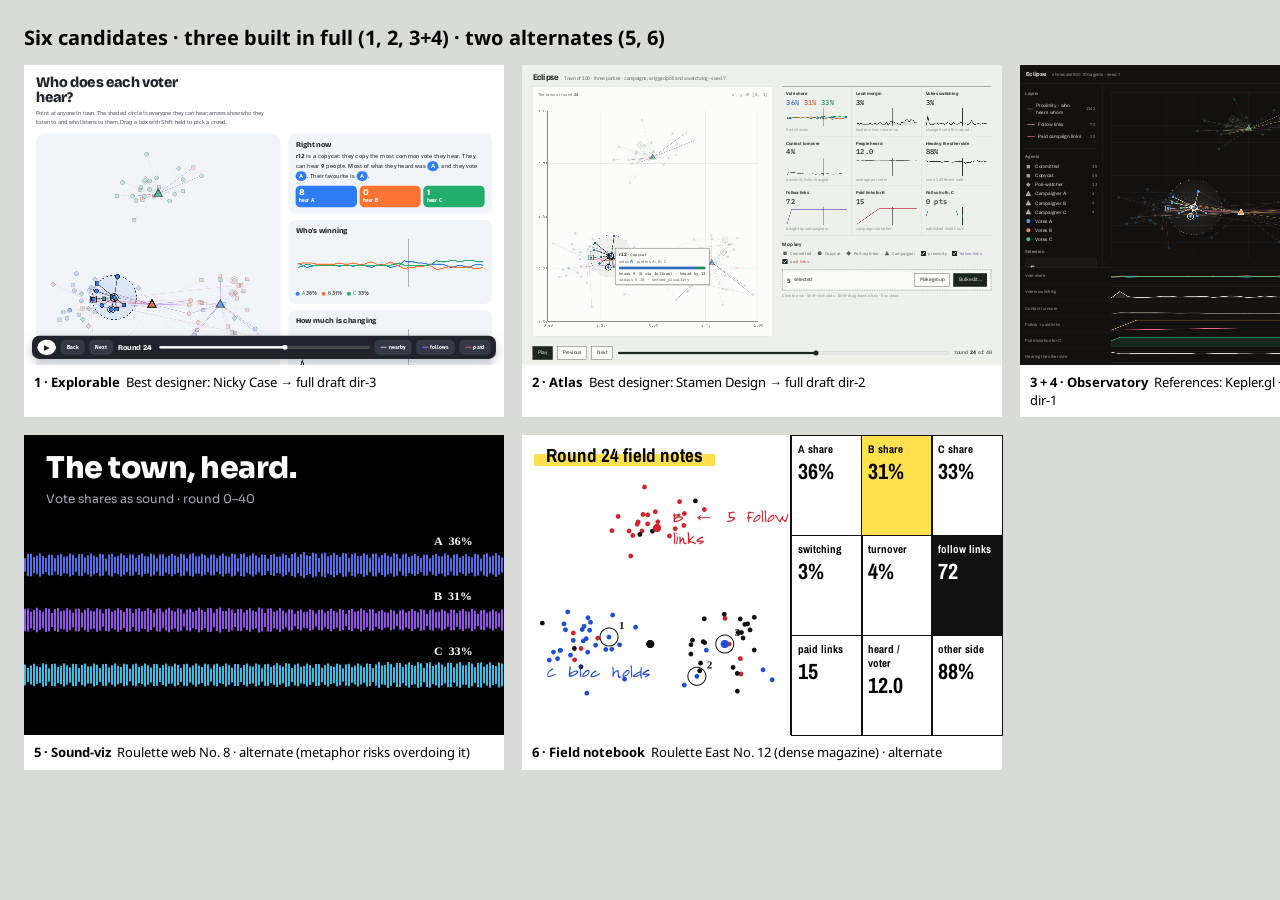
<file: docs/frontend-redesign/design-demos/thumbs.html>
<!doctype html>
<html lang="en"><head><meta charset="utf-8"><title>Eclipse · six candidates</title>
<link href="https://fonts.googleapis.com/css2?family=Sora:wght@400;700;800&family=Archivo+Narrow:wght@500;700&family=Long+Cang&family=Noto+Sans:wght@400;700&display=swap" rel="stylesheet">
<style>
*{box-sizing:border-box;margin:0}
body{background:#d9dbd6;font:14px/1.4 "Noto Sans",sans-serif;padding:24px}
h1{font:700 20px "Noto Sans",sans-serif;margin-bottom:14px}
.board{display:grid;grid-template-columns:repeat(3,480px);gap:18px}
figure{background:#fff}
figure .frame{width:480px;height:300px;overflow:hidden;position:relative}
figure iframe{width:1440px;height:900px;border:0;transform:scale(.3333);transform-origin:0 0;pointer-events:none}
figcaption{padding:8px 10px;font-size:13px}
figcaption b{margin-right:6px}
/* candidate 5: cinematic sound-viz */
.sv{background:#000;color:#fff;font-family:Sora,sans-serif;height:300px;position:relative}
.sv h2{position:absolute;left:22px;top:18px;font:800 30px/1 Sora;letter-spacing:-.5px;z-index:2}
.sv p{position:absolute;left:22px;top:56px;color:#a9a9b8;font-size:12px;z-index:2}
.sv canvas{position:absolute;inset:0;width:100%;height:100%}
/* candidate 6: dense magazine */
.mg{background:#fff;height:300px;display:grid;grid-template-columns:270px 1fr;font-family:"Noto Sans",sans-serif}
.mg .l{position:relative;border-right:2px solid #111}
.mg h2{font:700 19px/1.1 "Archivo Narrow";padding:10px 12px 0;background:linear-gradient(transparent 62%,#ffe14d 62%);display:inline-block;margin:0 12px}
.mg canvas{width:270px;height:255px;display:block}
.mg .note{position:absolute;font:22px/1 "Long Cang",cursive;color:#d1242f}
.mg .note.b{color:#1f4fd1}
.mg .g{display:grid;grid-template-columns:repeat(3,1fr);grid-template-rows:repeat(3,1fr);border-left:0}
.mg .g div{border:1.5px solid #111;margin:-.75px;padding:6px;font:700 11px "Archivo Narrow"}
.mg .g div span{display:block;font:700 22px "Archivo Narrow"}
.mg .g .y{background:#ffe14d}.mg .g .k{background:#111;color:#fff}
</style></head><body>
<h1>Six candidates · three built in full (1, 2, 3+4) · two alternates (5, 6)</h1>
<div class="board">
  <figure><div class="frame"><iframe src="dir-3.html" title="Explorable"></iframe></div><figcaption><b>1 · Explorable</b>Best designer: Nicky Case → full draft dir-3</figcaption></figure>
  <figure><div class="frame"><iframe src="dir-2.html" title="Atlas"></iframe></div><figcaption><b>2 · Atlas</b>Best designer: Stamen Design → full draft dir-2</figcaption></figure>
  <figure><div class="frame"><iframe src="dir-1.html" title="Observatory"></iframe></div><figcaption><b>3 + 4 · Observatory</b>References: Kepler.gl + Ableton arrangement → full draft dir-1</figcaption></figure>
  <figure><div class="sv"><h2>The town, heard.</h2><p>Vote shares as sound · round 0–40</p><canvas id="sv"></canvas></div><figcaption><b>5 · Sound-viz</b>Roulette web No. 8 · alternate (metaphor risks overdoing it)</figcaption></figure>
  <figure><div class="mg"><div class="l"><h2>Round 24 field notes</h2><canvas id="mg"></canvas>
      <span class="note" style="left:150px;top:70px">B ← 5 follow links</span><span class="note b" style="left:24px;top:225px">C bloc holds</span></div>
    <div class="g" id="mgg"></div></div><figcaption><b>6 · Field notebook</b>Roulette East No. 12 (dense magazine) · alternate</figcaption></figure>
</div>
<script id="demo-data" type="application/json">{"parties":["A","B","C"],"groups":["committed","copycats","poll_watchers","team_A","team_B","team_C"],"people":[{"id":"r00","group":"poll_watchers","pref":["A","C","B"],"radius":0.1,"voting":"signal_confident","movement":"random_walk","powers":["reads poll","buys follow links"]},{"id":"r01","group":"copycats","pref":["A","B","C"],"radius":0.1,"voting":"sensed_plurality","movement":"random_walk","powers":["senses ballots","buys follow links"]},{"id":"r02","group":"copycats","pref":["A","C","B"],"radius":0.1,"voting":"sensed_plurality","movement":"random_walk","powers":["senses ballots","buys follow links"]},{"id":"r03","group":"committed","pref":["A","C","B"],"radius":0.1,"voting":"sincere","movement":"random_walk","powers":["buys follow links"]},{"id":"r04","group":"copycats","pref":["A","C","B"],"radius":0.1,"voting":"sensed_plurality","movement":"random_walk","powers":["senses ballots","buys follow links"]},{"id":"r05","group":"committed","pref":["B","A","C"],"radius":0.1,"voting":"sincere","movement":"random_walk","powers":["buys follow links"]},{"id":"r06","group":"committed","pref":["A","C","B"],"radius":0.1,"voting":"sincere","movement":"random_walk","powers":["buys follow links"]},{"id":"r07","group":"poll_watchers","pref":["A","B","C"],"radius":0.1,"voting":"signal_confident","movement":"random_walk","powers":["reads poll","buys follow links"]},{"id":"r08","group":"copycats","pref":["A","C","B"],"radius":0.1,"voting":"sensed_plurality","movement":"random_walk","powers":["senses ballots","buys follow links"]},{"id":"r09","group":"poll_watchers","pref":["B","C","A"],"radius":0.1,"voting":"signal_confident","movement":"random_walk","powers":["reads poll","buys follow links"]},{"id":"r10","group":"committed","pref":["A","C","B"],"radius":0.1,"voting":"sincere","movement":"random_walk","powers":["buys follow links"]},{"id":"r11","group":"copycats","pref":["B","A","C"],"radius":0.1,"voting":"sensed_plurality","movement":"random_walk","powers":["senses ballots","buys follow links"]},{"id":"r12","group":"copycats","pref":["A","B","C"],"radius":0.1,"voting":"sensed_plurality","movement":"random_walk","powers":["senses ballots","buys follow links"]},{"id":"r13","group":"copycats","pref":["A","C","B"],"radius":0.1,"voting":"sensed_plurality","movement":"random_walk","powers":["senses ballots","buys follow links"]},{"id":"r14","group":"copycats","pref":["C","A","B"],"radius":0.1,"voting":"sensed_plurality","movement":"random_walk","powers":["senses ballots","buys follow links"]},{"id":"r15","group":"poll_watchers","pref":["C","B","A"],"radius":0.1,"voting":"signal_confident","movement":"random_walk","powers":["reads poll","buys follow links"]},{"id":"r16","group":"copycats","pref":["C","A","B"],"radius":0.1,"voting":"sensed_plurality","movement":"random_walk","powers":["senses ballots","buys follow links"]},{"id":"r17","group":"copycats","pref":["A","C","B"],"radius":0.1,"voting":"sensed_plurality","movement":"random_walk","powers":["senses ballots","buys follow links"]},{"id":"r18","group":"copycats","pref":["B","C","A"],"radius":0.1,"voting":"sensed_plurality","movement":"random_walk","powers":["senses ballots","buys follow links"]},{"id":"r19","group":"poll_watchers","pref":["B","A","C"],"radius":0.1,"voting":"signal_confident","movement":"random_walk","powers":["reads poll","buys follow links"]},{"id":"r20","group":"committed","pref":["A","B","C"],"radius":0.1,"voting":"sincere","movement":"random_walk","powers":["buys follow links"]},{"id":"r21","group":"copycats","pref":["A","C","B"],"radius":0.1,"voting":"sensed_plurality","movement":"random_walk","powers":["senses ballots","buys follow links"]},{"id":"r22","group":"committed","pref":["C","A","B"],"radius":0.1,"voting":"sincere","movement":"random_walk","powers":["buys follow links"]},{"id":"r23","group":"copycats","pref":["A","C","B"],"radius":0.1,"voting":"sensed_plurality","movement":"random_walk","powers":["senses ballots","buys follow links"]},{"id":"r24","group":"committed","pref":["A","C","B"],"radius":0.1,"voting":"sincere","movement":"random_walk","powers":["buys follow links"]},{"id":"r25","group":"copycats","pref":["A","C","B"],"radius":0.1,"voting":"sensed_plurality","movement":"random_walk","powers":["senses ballots","buys follow links"]},{"id":"r26","group":"copycats","pref":["A","B","C"],"radius":0.1,"voting":"sensed_plurality","movement":"random_walk","powers":["senses ballots","buys follow links"]},{"id":"r27","group":"copycats","pref":["B","A","C"],"radius":0.1,"voting":"sensed_plurality","movement":"random_walk","powers":["senses ballots","buys follow links"]},{"id":"r28","group":"copycats","pref":["A","C","B"],"radius":0.1,"voting":"sensed_plurality","movement":"random_walk","powers":["senses ballots","buys follow links"]},{"id":"r29","group":"committed","pref":["A","C","B"],"radius":0.1,"voting":"sincere","movement":"random_walk","powers":["buys follow links"]},{"id":"r30","group":"poll_watchers","pref":["C","B","A"],"radius":0.1,"voting":"signal_confident","movement":"random_walk","powers":["reads poll","buys follow links"]},{"id":"r31","group":"poll_watchers","pref":["C","A","B"],"radius":0.1,"voting":"signal_confident","movement":"random_walk","powers":["reads poll","buys follow links"]},{"id":"r32","group":"committed","pref":["A","C","B"],"radius":0.1,"voting":"sincere","movement":"random_walk","powers":["buys follow links"]},{"id":"r33","group":"copycats","pref":["A","B","C"],"radius":0.1,"voting":"sensed_plurality","movement":"random_walk","powers":["senses ballots","buys follow links"]},{"id":"r34","group":"committed","pref":["C","B","A"],"radius":0.1,"voting":"sincere","movement":"random_walk","powers":["buys follow links"]},{"id":"r35","group":"copycats","pref":["A","C","B"],"radius":0.1,"voting":"sensed_plurality","movement":"random_walk","powers":["senses ballots","buys follow links"]},{"id":"r36","group":"committed","pref":["B","C","A"],"radius":0.1,"voting":"sincere","movement":"random_walk","powers":["buys follow links"]},{"id":"r37","group":"copycats","pref":["C","A","B"],"radius":0.1,"voting":"sensed_plurality","movement":"random_walk","powers":["senses ballots","buys follow links"]},{"id":"r38","group":"copycats","pref":["B","A","C"],"radius":0.1,"voting":"sensed_plurality","movement":"random_walk","powers":["senses ballots","buys follow links"]},{"id":"r39","group":"copycats","pref":["B","A","C"],"radius":0.1,"voting":"sensed_plurality","movement":"random_walk","powers":["senses ballots","buys follow links"]},{"id":"r40","group":"copycats","pref":["B","C","A"],"radius":0.1,"voting":"sensed_plurality","movement":"random_walk","powers":["senses ballots","buys follow links"]},{"id":"r41","group":"committed","pref":["B","C","A"],"radius":0.1,"voting":"sincere","movement":"random_walk","powers":["buys follow links"]},{"id":"r42","group":"copycats","pref":["A","C","B"],"radius":0.1,"voting":"sensed_plurality","movement":"random_walk","powers":["senses ballots","buys follow links"]},{"id":"r43","group":"copycats","pref":["A","B","C"],"radius":0.1,"voting":"sensed_plurality","movement":"random_walk","powers":["senses ballots","buys follow links"]},{"id":"r44","group":"copycats","pref":["B","A","C"],"radius":0.1,"voting":"sensed_plurality","movement":"random_walk","powers":["senses ballots","buys follow links"]},{"id":"r45","group":"poll_watchers","pref":["B","C","A"],"radius":0.1,"voting":"signal_confident","movement":"random_walk","powers":["reads poll","buys follow links"]},{"id":"r46","group":"committed","pref":["B","A","C"],"radius":0.1,"voting":"sincere","movement":"random_walk","powers":["buys follow links"]},{"id":"r47","group":"committed","pref":["B","A","C"],"radius":0.1,"voting":"sincere","movement":"random_walk","powers":["buys follow links"]},{"id":"r48","group":"copycats","pref":["B","C","A"],"radius":0.1,"voting":"sensed_plurality","movement":"random_walk","powers":["senses ballots","buys follow links"]},{"id":"r49","group":"committed","pref":["B","C","A"],"radius":0.1,"voting":"sincere","movement":"random_walk","powers":["buys follow links"]},{"id":"r50","group":"committed","pref":["C","B","A"],"radius":0.1,"voting":"sincere","movement":"random_walk","powers":["buys follow links"]},{"id":"r51","group":"committed","pref":["B","A","C"],"radius":0.1,"voting":"sincere","movement":"random_walk","powers":["buys follow links"]},{"id":"r52","group":"committed","pref":["B","A","C"],"radius":0.1,"voting":"sincere","movement":"random_walk","powers":["buys follow links"]},{"id":"r53","group":"committed","pref":["B","A","C"],"radius":0.1,"voting":"sincere","movement":"random_walk","powers":["buys follow links"]},{"id":"r54","group":"committed","pref":["C","B","A"],"radius":0.1,"voting":"sincere","movement":"random_walk","powers":["buys follow links"]},{"id":"r55","group":"committed","pref":["B","A","C"],"radius":0.1,"voting":"sincere","movement":"random_walk","powers":["buys follow links"]},{"id":"r56","group":"copycats","pref":["B","C","A"],"radius":0.1,"voting":"sensed_plurality","movement":"random_walk","powers":["senses ballots","buys follow links"]},{"id":"r57","group":"copycats","pref":["B","C","A"],"radius":0.1,"voting":"sensed_plurality","movement":"random_walk","powers":["senses ballots","buys follow links"]},{"id":"r58","group":"poll_watchers","pref":["B","C","A"],"radius":0.1,"voting":"signal_confident","movement":"random_walk","powers":["reads poll","buys follow links"]},{"id":"r59","group":"committed","pref":["A","C","B"],"radius":0.1,"voting":"sincere","movement":"random_walk","powers":["buys follow links"]},{"id":"r60","group":"copycats","pref":["A","C","B"],"radius":0.1,"voting":"sensed_plurality","movement":"random_walk","powers":["senses ballots","buys follow links"]},{"id":"r61","group":"committed","pref":["B","C","A"],"radius":0.1,"voting":"sincere","movement":"random_walk","powers":["buys follow links"]},{"id":"r62","group":"committed","pref":["B","A","C"],"radius":0.1,"voting":"sincere","movement":"random_walk","powers":["buys follow links"]},{"id":"r63","group":"poll_watchers","pref":["C","A","B"],"radius":0.1,"voting":"signal_confident","movement":"random_walk","powers":["reads poll","buys follow links"]},{"id":"r64","group":"poll_watchers","pref":["C","A","B"],"radius":0.1,"voting":"signal_confident","movement":"random_walk","powers":["reads poll","buys follow links"]},{"id":"r65","group":"copycats","pref":["C","B","A"],"radius":0.1,"voting":"sensed_plurality","movement":"random_walk","powers":["senses ballots","buys follow links"]},{"id":"r66","group":"copycats","pref":["C","A","B"],"radius":0.1,"voting":"sensed_plurality","movement":"random_walk","powers":["senses ballots","buys follow links"]},{"id":"r67","group":"copycats","pref":["B","A","C"],"radius":0.1,"voting":"sensed_plurality","movement":"random_walk","powers":["senses ballots","buys follow links"]},{"id":"r68","group":"copycats","pref":["A","C","B"],"radius":0.1,"voting":"sensed_plurality","movement":"random_walk","powers":["senses ballots","buys follow links"]},{"id":"r69","group":"copycats","pref":["C","B","A"],"radius":0.1,"voting":"sensed_plurality","movement":"random_walk","powers":["senses ballots","buys follow links"]},{"id":"r70","group":"copycats","pref":["C","B","A"],"radius":0.1,"voting":"sensed_plurality","movement":"random_walk","powers":["senses ballots","buys follow links"]},{"id":"r71","group":"copycats","pref":["C","B","A"],"radius":0.1,"voting":"sensed_plurality","movement":"random_walk","powers":["senses ballots","buys follow links"]},{"id":"r72","group":"copycats","pref":["A","B","C"],"radius":0.1,"voting":"sensed_plurality","movement":"random_walk","powers":["senses ballots","buys follow links"]},{"id":"r73","group":"committed","pref":["B","A","C"],"radius":0.1,"voting":"sincere","movement":"random_walk","powers":["buys follow links"]},{"id":"r74","group":"copycats","pref":["A","C","B"],"radius":0.1,"voting":"sensed_plurality","movement":"random_walk","powers":["senses ballots","buys follow links"]},{"id":"r75","group":"committed","pref":["B","C","A"],"radius":0.1,"voting":"sincere","movement":"random_walk","powers":["buys follow links"]},{"id":"r76","group":"copycats","pref":["A","C","B"],"radius":0.1,"voting":"sensed_plurality","movement":"random_walk","powers":["senses ballots","buys follow links"]},{"id":"r77","group":"poll_watchers","pref":["C","A","B"],"radius":0.1,"voting":"signal_confident","movement":"random_walk","powers":["reads poll","buys follow links"]},{"id":"r78","group":"poll_watchers","pref":["C","B","A"],"radius":0.1,"voting":"signal_confident","movement":"random_walk","powers":["reads poll","buys follow links"]},{"id":"r79","group":"copycats","pref":["C","B","A"],"radius":0.1,"voting":"sensed_plurality","movement":"random_walk","powers":["senses ballots","buys follow links"]},{"id":"r80","group":"copycats","pref":["C","B","A"],"radius":0.1,"voting":"sensed_plurality","movement":"random_walk","powers":["senses ballots","buys follow links"]},{"id":"r81","group":"committed","pref":["C","A","B"],"radius":0.1,"voting":"sincere","movement":"random_walk","powers":["buys follow links"]},{"id":"r82","group":"committed","pref":["B","C","A"],"radius":0.1,"voting":"sincere","movement":"random_walk","powers":["buys follow links"]},{"id":"r83","group":"copycats","pref":["C","A","B"],"radius":0.1,"voting":"sensed_plurality","movement":"random_walk","powers":["senses ballots","buys follow links"]},{"id":"r84","group":"committed","pref":["C","A","B"],"radius":0.1,"voting":"sincere","movement":"random_walk","powers":["buys follow links"]},{"id":"r85","group":"committed","pref":["C","A","B"],"radius":0.1,"voting":"sincere","movement":"random_walk","powers":["buys follow links"]},{"id":"r86","group":"copycats","pref":["C","B","A"],"radius":0.1,"voting":"sensed_plurality","movement":"random_walk","powers":["senses ballots","buys follow links"]},{"id":"r87","group":"copycats","pref":["C","B","A"],"radius":0.1,"voting":"sensed_plurality","movement":"random_walk","powers":["senses ballots","buys follow links"]},{"id":"campA0","group":"team_A","pref":["A","B","C"],"radius":0.3,"voting":"sincere","movement":"campaign move","powers":["senses ballots","buys follow links","sees roster"]},{"id":"campA1","group":"team_A","pref":["A","B","C"],"radius":0.3,"voting":"sincere","movement":"campaign move","powers":["senses ballots","buys follow links","sees roster"]},{"id":"campA2","group":"team_A","pref":["A","B","C"],"radius":0.3,"voting":"sincere","movement":"campaign move","powers":["senses ballots","buys follow links","sees roster"]},{"id":"campA3","group":"team_A","pref":["A","B","C"],"radius":0.3,"voting":"sincere","movement":"campaign move","powers":["senses ballots","buys follow links","sees roster"]},{"id":"campB0","group":"team_B","pref":["B","A","C"],"radius":0.3,"voting":"sincere","movement":"campaign move","powers":["senses ballots","buys follow links","sees roster"]},{"id":"campB1","group":"team_B","pref":["B","A","C"],"radius":0.3,"voting":"sincere","movement":"campaign move","powers":["senses ballots","buys follow links","sees roster"]},{"id":"campB2","group":"team_B","pref":["B","A","C"],"radius":0.3,"voting":"sincere","movement":"campaign move","powers":["senses ballots","buys follow links","sees roster"]},{"id":"campB3","group":"team_B","pref":["B","A","C"],"radius":0.3,"voting":"sincere","movement":"campaign move","powers":["senses ballots","buys follow links","sees roster"]},{"id":"campC0","group":"team_C","pref":["C","A","B"],"radius":0.3,"voting":"sincere","movement":"campaign move","powers":["senses ballots","buys follow links","sees roster"]},{"id":"campC1","group":"team_C","pref":["C","A","B"],"radius":0.3,"voting":"sincere","movement":"campaign move","powers":["senses ballots","buys follow links","sees roster"]},{"id":"campC2","group":"team_C","pref":["C","A","B"],"radius":0.3,"voting":"sincere","movement":"campaign move","powers":["senses ballots","buys follow links","sees roster"]},{"id":"campC3","group":"team_C","pref":["C","A","B"],"radius":0.3,"voting":"sincere","movement":"campaign move","powers":["senses ballots","buys follow links","sees roster"]}],"frames":[{"r":0,"xy":[[0.3904,0.3314],[0.1067,0.2504],[0.1677,0.2549],[0.2491,0.2921],[0.0671,0.2491],[0.1473,0.302],[0.2244,0.3976],[0.2104,0.2064],[0.0882,0.3545],[0.02,0.3887],[0.0553,0.1986],[0.1579,0.3652],[0.2794,0.3196],[0.181,0.1561],[0.1192,0.368],[0.1439,0.3775],[0.2254,0.2329],[0.3114,0.2274],[0.0424,0.223],[0.2034,0.3718],[0.1724,0.3245],[0.2274,0.3452],[0.2502,0.3467],[0.1408,0.3652],[0.0958,0.2679],[0.3728,0.1193],[0.1388,0.3437],[0.2762,0.3053],[0.1863,0.2553],[0.3378,0.2409],[0.1815,0.2465],[0.1383,0.2188],[0.3207,0.2756],[0.3125,0.3978],[0.8415,0.1457],[0.6343,0.2866],[0.7218,0.2902],[0.98,0.1768],[0.8612,0.3407],[0.6425,0.1441],[0.6876,0.1477],[0.8451,0.3411],[0.8489,0.423],[0.9158,0.2322],[0.9166,0.2326],[0.8985,0.3007],[0.8823,0.4139],[0.713,0.3717],[0.8242,0.142],[0.8678,0.2411],[0.7966,0.3465],[0.7869,0.2004],[0.917,0.3352],[0.8231,0.1804],[0.7627,0.2774],[0.6591,0.1819],[0.6373,0.304],[0.6662,0.2668],[0.835,0.3005],[0.6645,0.2744],[0.6988,0.2106],[0.6738,0.3128],[0.7816,0.3895],[0.8273,0.2422],[0.5696,0.8941],[0.4015,0.8252],[0.4754,0.811],[0.4086,0.7477],[0.4251,0.7718],[0.5565,0.7482],[0.4731,0.9738],[0.5647,0.8485],[0.3946,0.7553],[0.5262,0.7965],[0.6908,0.8734],[0.6533,0.869],[0.5099,0.7895],[0.4947,0.827],[0.5688,0.7665],[0.4708,0.851],[0.4437,0.78],[0.5247,0.7791],[0.4446,0.7616],[0.3753,0.8231],[0.3192,0.7264],[0.5819,0.7709],[0.4827,0.8046],[0.3694,0.6486],[0.2145,0.2444],[0.2332,0.2705],[0.2205,0.3177],[0.2279,0.2954],[0.7436,0.2548],[0.7615,0.2403],[0.7691,0.2663],[0.8188,0.2659],[0.4628,0.8106],[0.4774,0.7546],[0.4868,0.7467],[0.4823,0.7925]],"v":"AAAAABAAABABAACCCABBAACAAAABAACCAACABCBBBBAABBBBBBCBBBCBBBBAABBCCCCBACCCABABACCCCCBCCCCCAAAABBBBCCCC","counts":{"A":35,"B":34,"C":31},"follow":[],"campaign":[],"signal":null,"spend":0,"det":{"change":null,"alert":false}},{"r":1,"xy":[[0.3909,0.3306],[0.1114,0.2498],[0.1755,0.2461],[0.2393,0.2955],[0.0585,0.2487],[0.1461,0.3036],[0.2237,0.3867],[0.2105,0.2056],[0.0935,0.36],[0.0201,0.3902],[0.0588,0.1915],[0.1508,0.3606],[0.2795,0.3158],[0.1852,0.1457],[0.1194,0.3715],[0.1398,0.3798],[0.2319,0.2385],[0.3111,0.2261],[0.0443,0.2294],[0.2123,0.3699],[0.1828,0.3214],[0.2273,0.3432],[0.2496,0.3464],[0.1414,0.354],[0.0921,0.2691],[0.3762,0.1276],[0.1392,0.3518],[0.2732,0.3021],[0.1887,0.2547],[0.3364,0.2459],[0.1813,0.2482],[0.1384,0.2208],[0.3149,0.2662],[0.3185,0.4056],[0.8348,0.1524],[0.6229,0.2838],[0.7245,0.2792],[0.9791,0.1742],[0.8656,0.3356],[0.6422,0.1439],[0.6826,0.139],[0.843,0.3423],[0.8475,0.4194],[0.9161,0.233],[0.9143,0.2232],[0.8872,0.3029],[0.8863,0.4226],[0.7099,0.3745],[0.8274,0.1316],[0.8696,0.2415],[0.794,0.3491],[0.7945,0.202],[0.914,0.336],[0.8303,0.1817],[0.7557,0.2836],[0.6623,0.1871],[0.6372,0.3063],[0.6629,0.2694],[0.835,0.3027],[0.6704,0.2751],[0.6928,0.2091],[0.6696,0.3095],[0.7914,0.3879],[0.8261,0.2435],[0.5629,0.8889],[0.4072,0.8207],[0.4763,0.7994],[0.4004,0.7445],[0.4237,0.772],[0.5592,0.7454],[0.4697,0.9665],[0.5644,0.85],[0.4014,0.7507],[0.5198,0.7945],[0.6844,0.8787],[0.6446,0.8699],[0.5083,0.7888],[0.487,0.8231],[0.5748,0.7651],[0.4752,0.8493],[0.432,0.7792],[0.5158,0.7793],[0.4478,0.7649],[0.377,0.8302],[0.3195,0.7303],[0.5896,0.7772],[0.4836,0.804],[0.3683,0.646],[0.2743,0.2482],[0.2931,0.2715],[0.2803,0.3137],[0.2878,0.2937],[0.6839,0.2603],[0.7021,0.2484],[0.7092,0.2691],[0.7589,0.2683],[0.5,0.78],[0.5,0.78],[0.5,0.78],[0.5,0.78]],"v":"AAAAABABABAAAAACAAAAAACAAAAAAACCAACBBABBBBBBBBBBBBCBBBCBBBBABBBCCCCCCCCCCBBBCCCCCCBCCCCCAAAABBBBCCCC","counts":{"A":33,"B":35,"C":32},"follow":[[88,11],[88,30],[89,11],[89,30],[90,11],[90,30],[91,11],[91,30],[92,50],[92,60],[93,50],[93,60],[94,50],[94,60],[95,50],[95,60],[96,72],[96,82],[97,72],[97,82],[98,72],[98,82],[99,72],[99,82]],"campaign":[[92,20]],"signal":{"report":[33,33,34],"truth":[35,34,31]},"spend":3,"det":{"change":0.01,"alert":false}},{"r":2,"xy":[[0.3901,0.3333],[0.1063,0.2489],[0.1755,0.2461],[0.2416,0.2926],[0.0588,0.2464],[0.1458,0.307],[0.2345,0.3877],[0.2064,0.2091],[0.101,0.3669],[0.0253,0.3941],[0.0621,0.186],[0.156,0.3594],[0.2761,0.3119],[0.1878,0.1351],[0.1206,0.3619],[0.1496,0.376],[0.2228,0.2355],[0.3046,0.2298],[0.0443,0.2292],[0.2091,0.3728],[0.1714,0.3197],[0.2234,0.3447],[0.2506,0.3502],[0.1396,0.3572],[0.0928,0.2724],[0.371,0.1188],[0.1391,0.3533],[0.2722,0.2906],[0.1916,0.2534],[0.33,0.2427],[0.1885,0.2488],[0.1436,0.2239],[0.3135,0.2631],[0.3226,0.402],[0.8349,0.1523],[0.6242,0.2826],[0.714,0.2759],[0.978,0.1637],[0.8653,0.3463],[0.6362,0.1382],[0.6826,0.1349],[0.8448,0.3433],[0.8468,0.4163],[0.9177,0.2341],[0.9126,0.2232],[0.8842,0.3056],[0.8853,0.4182],[0.709,0.3757],[0.8269,0.1305],[0.869,0.2477],[0.7976,0.3473],[0.7921,0.2062],[0.9174,0.3334],[0.8393,0.1746],[0.7459,0.2814],[0.6621,0.1824],[0.6343,0.3022],[0.6618,0.2586],[0.8355,0.3031],[0.6698,0.2723],[0.6928,0.2089],[0.6707,0.3058],[0.7967,0.3823],[0.8302,0.2366],[0.5644,0.8912],[0.4079,0.8164],[0.4801,0.7937],[0.3984,0.7561],[0.4239,0.7723],[0.5562,0.7434],[0.4731,0.9656],[0.5644,0.85],[0.3938,0.7568],[0.5248,0.7936],[0.6857,0.8798],[0.6493,0.8712],[0.4999,0.7886],[0.484,0.8169],[0.5701,0.7648],[0.4711,0.8475],[0.4322,0.7731],[0.5167,0.7814],[0.4489,0.7692],[0.3758,0.8284],[0.3221,0.7306],[0.592,0.786],[0.4807,0.8125],[0.3772,0.6519],[0.3341,0.2519],[0.3531,0.2726],[0.3401,0.3096],[0.3477,0.2921],[0.6242,0.2659],[0.6427,0.2566],[0.6493,0.2718],[0.699,0.2708],[0.5,0.78],[0.5,0.78],[0.5,0.78],[0.5,0.78]],"v":"AAAAABABABAAACACAAAAAACAAAAAAACCAACBBBBBBBBBBBBBBBCBBBCBBBBABBBCCCCCCCCCCBCBCCCCCCBCCCCCAAAABBBBCCCC","counts":{"A":31,"B":35,"C":34},"follow":[[88,7],[88,11],[88,30],[88,31],[89,7],[89,11],[89,30],[89,31],[90,7],[90,11],[90,30],[90,31],[91,7],[91,11],[91,30],[91,31],[92,42],[92,43],[92,50],[92,60],[93,42],[93,43],[93,50],[93,60],[94,42],[94,43],[94,50],[94,60],[95,37],[95,42],[95,50],[95,60],[96,72],[96,73],[96,74],[96,82],[97,72],[97,73],[97,74],[97,82],[98,72],[98,73],[98,74],[98,82],[99,72],[99,73],[99,74],[99,82]],"campaign":[[92,20],[93,20]],"signal":{"report":[32,33,35],"truth":[33,35,32]},"spend":6,"det":{"change":0.02,"alert":false}},{"r":3,"xy":[[0.3974,0.3303],[0.0981,0.2472],[0.1661,0.2412],[0.2453,0.293],[0.0577,0.2543],[0.1361,0.3035],[0.234,0.3818],[0.199,0.2093],[0.1013,0.3664],[0.0145,0.3934],[0.0561,0.1856],[0.1619,0.3613],[0.2812,0.3152],[0.1882,0.128],[0.1169,0.365],[0.1501,0.3773],[0.2243,0.2403],[0.3006,0.2337],[0.0473,0.2365],[0.2111,0.3744],[0.17,0.3201],[0.2137,0.3396],[0.2476,0.3519],[0.1424,0.3478],[0.0888,0.2676],[0.3723,0.1177],[0.1293,0.3527],[0.2684,0.2918],[0.1856,0.2582],[0.3346,0.2375],[0.18,0.2528],[0.1429,0.2235],[0.3021,0.2653],[0.3196,0.3929],[0.8284,0.1525],[0.6233,0.2886],[0.7061,0.283],[0.9759,0.154],[0.8656,0.3463],[0.6342,0.1315],[0.678,0.145],[0.8465,0.3494],[0.8561,0.4227],[0.91,0.2428],[0.913,0.2247],[0.8841,0.3055],[0.8847,0.4181],[0.7117,0.3857],[0.8322,0.1293],[0.8709,0.2449],[0.7986,0.3471],[0.7974,0.2003],[0.9175,0.3336],[0.8332,0.1753],[0.7512,0.2813],[0.6641,0.1888],[0.6341,0.2998],[0.6517,0.2644],[0.8355,0.3046],[0.6762,0.2753],[0.6889,0.2074],[0.6743,0.2968],[0.7967,0.3854],[0.8335,0.2264],[0.573,0.8898],[0.4174,0.8156],[0.4776,0.7974],[0.3954,0.7584],[0.4279,0.7625],[0.5578,0.7534],[0.4749,0.9656],[0.5722,0.8556],[0.3874,0.747],[0.5277,0.7876],[0.6843,0.8776],[0.6402,0.8648],[0.4977,0.779],[0.4818,0.8272],[0.5628,0.7721],[0.4728,0.8473],[0.4376,0.7689],[0.5066,0.7842],[0.4492,0.7593],[0.3808,0.8302],[0.3294,0.7268],[0.5897,0.7755],[0.4824,0.8203],[0.3733,0.6492],[0.394,0.2557],[0.413,0.2736],[0.3999,0.3056],[0.4077,0.2904],[0.5645,0.2714],[0.5833,0.2647],[0.5895,0.2746],[0.6391,0.2732],[0.5,0.78],[0.5,0.78],[0.5,0.78],[0.5,0.78]],"v":"AAAAABABABAAAAACAAAAAACAAAAAAACCAACBBBBBBBBBBBBBBBCBBBCBBBBABBBCCCCCCCCCCBCBCCCCCCBCCCCCAAAABBBBCCCC","counts":{"A":32,"B":35,"C":33},"follow":[[88,7],[88,11],[88,13],[88,22],[88,30],[88,31],[89,7],[89,11],[89,13],[89,30],[89,31],[89,40],[90,7],[90,11],[90,13],[90,22],[90,30],[90,31],[91,7],[91,11],[91,13],[91,22],[91,30],[91,31],[92,0],[92,35],[92,42],[92,43],[92,50],[92,60],[93,0],[93,35],[93,42],[93,43],[93,50],[93,60],[94,0],[94,35],[94,42],[94,43],[94,50],[94,60],[95,35],[95,37],[95,42],[95,43],[95,50],[95,60],[96,72],[96,73],[96,74],[96,75],[96,76],[96,82],[97,72],[97,73],[97,74],[97,75],[97,76],[97,82],[98,72],[98,73],[98,74],[98,75],[98,76],[98,82],[99,72],[99,73],[99,74],[99,75],[99,76],[99,82]],"campaign":[[92,20],[93,20],[94,20]],"signal":{"report":[31,32,37],"truth":[31,35,34]},"spend":9,"det":{"change":-0.01,"alert":false}},{"r":4,"xy":[[0.3925,0.3313],[0.1059,0.2509],[0.1712,0.235],[0.2533,0.2911],[0.0519,0.2565],[0.14,0.3014],[0.2261,0.383],[0.1987,0.2013],[0.0935,0.3635],[0.0174,0.3841],[0.0597,0.188],[0.1622,0.3519],[0.2867,0.3232],[0.1847,0.1251],[0.1167,0.3727],[0.1556,0.3778],[0.22,0.2434],[0.3061,0.232],[0.0439,0.2392],[0.2139,0.3681],[0.172,0.3193],[0.2093,0.3425],[0.2516,0.3413],[0.1408,0.3568],[0.088,0.2708],[0.3725,0.1173],[0.1247,0.3527],[0.265,0.285],[0.18,0.2664],[0.3363,0.2354],[0.1818,0.2545],[0.1445,0.2302],[0.2989,0.2634],[0.3179,0.3932],[0.8282,0.1536],[0.6236,0.2878],[0.7006,0.2928],[0.9796,0.1538],[0.8654,0.3574],[0.6343,0.1316],[0.6748,0.1553],[0.8562,0.3558],[0.8574,0.4226],[0.9108,0.2438],[0.9154,0.2139],[0.8735,0.3094],[0.8853,0.408],[0.71,0.3836],[0.8322,0.1277],[0.8695,0.2452],[0.7983,0.3469],[0.7875,0.1988],[0.9149,0.3364],[0.822,0.1764],[0.7526,0.2822],[0.6636,0.1881],[0.6406,0.2923],[0.6518,0.2649],[0.834,0.2962],[0.6799,0.2654],[0.6904,0.205],[0.6656,0.299],[0.7956,0.3948],[0.8316,0.2344],[0.5737,0.8946],[0.4283,0.8121],[0.4702,0.8022],[0.3958,0.7578],[0.4296,0.7668],[0.5522,0.7545],[0.4758,0.9574],[0.5752,0.8634],[0.3846,0.7388],[0.5308,0.785],[0.6744,0.8788],[0.641,0.8662],[0.496,0.7782],[0.4742,0.8332],[0.5629,0.7716],[0.4723,0.8485],[0.4368,0.7683],[0.5038,0.7916],[0.4466,0.7609],[0.3741,0.8394],[0.3214,0.7297],[0.5982,0.7724],[0.4842,0.8273],[0.3769,0.6518],[0.4538,0.2595],[0.4729,0.2747],[0.4597,0.3016],[0.4676,0.2887],[0.5049,0.277],[0.524,0.2729],[0.5296,0.2773],[0.5792,0.2756],[0.5,0.78],[0.5,0.78],[0.5,0.78],[0.5,0.78]],"v":"AAAAABABABAAAAACAAAAAACAAAAAAACCAACBBBBBABBBBBBBBBCBBBCBBBBABBBCCCCCCCCCCBCBCCCCCCBCCCCCAAAABBBBCCCC","counts":{"A":33,"B":34,"C":33},"follow":[[88,7],[88,13],[88,22],[88,31],[88,40],[88,60],[89,7],[89,13],[89,22],[89,31],[89,40],[89,60],[90,7],[90,13],[90,22],[90,31],[90,40],[90,60],[91,7],[91,13],[91,22],[91,31],[91,40],[91,60],[92,0],[92,3],[92,12],[92,35],[92,42],[92,43],[93,0],[93,3],[93,12],[93,35],[93,42],[93,43],[94,0],[94,3],[94,12],[94,35],[94,42],[94,43],[95,0],[95,12],[95,35],[95,37],[95,42],[95,43],[96,72],[96,73],[96,74],[96,75],[96,76],[96,82],[97,72],[97,73],[97,74],[97,75],[97,76],[97,82],[98,72],[98,73],[98,74],[98,75],[98,76],[98,82],[99,72],[99,73],[99,74],[99,75],[99,76],[99,82]],"campaign":[[92,20],[93,20],[94,20],[95,20]],"signal":{"report":[32,32,36],"truth":[32,35,33]},"spend":12,"det":{"change":0.0,"alert":false}},{"r":5,"xy":[[0.3947,0.3328],[0.1107,0.2566],[0.1638,0.2399],[0.2504,0.2871],[0.0512,0.2559],[0.1401,0.295],[0.2269,0.3714],[0.1915,0.2024],[0.0914,0.3719],[0.0201,0.3856],[0.0526,0.1937],[0.1617,0.3511],[0.2834,0.3191],[0.1935,0.1257],[0.122,0.369],[0.1649,0.3743],[0.2198,0.2503],[0.3057,0.2327],[0.0449,0.2395],[0.2221,0.3729],[0.1759,0.3184],[0.2117,0.3479],[0.2549,0.3311],[0.1447,0.3501],[0.0783,0.2751],[0.3737,0.1135],[0.1283,0.3436],[0.265,0.2863],[0.1777,0.264],[0.3289,0.2361],[0.1816,0.2543],[0.1447,0.2352],[0.3078,0.2709],[0.3179,0.3932],[0.8294,0.1538],[0.6218,0.2892],[0.7019,0.2857],[0.9739,0.1607],[0.8662,0.3615],[0.6329,0.1329],[0.6747,0.1524],[0.8469,0.3553],[0.8468,0.4213],[0.9151,0.24],[0.9216,0.2066],[0.865,0.3161],[0.896,0.4067],[0.7119,0.3846],[0.8316,0.1203],[0.8677,0.2466],[0.7967,0.349],[0.7921,0.1967],[0.9108,0.3345],[0.8219,0.1775],[0.7525,0.282],[0.6721,0.192],[0.6461,0.2819],[0.6523,0.2657],[0.8388,0.3024],[0.6856,0.2675],[0.6873,0.1994],[0.6693,0.3058],[0.804,0.4001],[0.8302,0.2297],[0.5776,0.8927],[0.437,0.8076],[0.464,0.8026],[0.3872,0.7591],[0.4268,0.764],[0.5524,0.7481],[0.4854,0.9524],[0.5739,0.8623],[0.3922,0.7379],[0.5325,0.7775],[0.6836,0.8807],[0.6409,0.8664],[0.4968,0.7814],[0.4745,0.8333],[0.5665,0.7652],[0.4733,0.8454],[0.4355,0.7612],[0.507,0.7967],[0.4432,0.7674],[0.3716,0.839],[0.3165,0.7394],[0.5999,0.7759],[0.4829,0.8323],[0.3692,0.6562],[0.5136,0.2632],[0.5329,0.2757],[0.5195,0.2976],[0.5275,0.287],[0.472,0.28],[0.472,0.28],[0.472,0.28],[0.5193,0.2781],[0.5,0.78],[0.5,0.78],[0.5,0.78],[0.5,0.78]],"v":"AAAAABABABAAAAACAAAAAACAAAAAAACCAACBBBBBBBBBBBBBBBCBBBCBBBBAABBCCCCCCCCCCBCBCCCCCCBCCCCCAAAABBBBCCCC","counts":{"A":33,"B":34,"C":33},"follow":[[88,13],[88,22],[88,40],[88,50],[88,51],[88,60],[89,13],[89,22],[89,40],[89,50],[89,51],[89,60],[90,13],[90,22],[90,40],[90,50],[90,51],[90,60],[91,13],[91,22],[91,40],[91,50],[91,51],[91,60],[92,0],[92,3],[92,12],[92,40],[92,42],[92,43],[93,0],[93,3],[93,12],[93,40],[93,42],[93,43],[94,0],[94,3],[94,12],[94,40],[94,42],[94,43],[95,0],[95,12],[95,37],[95,40],[95,42],[95,43],[96,72],[96,73],[96,74],[96,75],[96,76],[96,82],[97,72],[97,73],[97,74],[97,75],[97,76],[97,82],[98,72],[98,73],[98,74],[98,75],[98,76],[98,82],[99,72],[99,73],[99,74],[99,75],[99,76],[99,82]],"campaign":[[92,20],[93,20],[94,20],[95,3],[95,20]],"signal":{"report":[32,32,36],"truth":[33,34,33]},"spend":15,"det":{"change":0.0,"alert":false}},{"r":6,"xy":[[0.3871,0.3352],[0.1019,0.2567],[0.1665,0.2429],[0.2465,0.2888],[0.055,0.2585],[0.1301,0.2964],[0.2301,0.3799],[0.183,0.2005],[0.093,0.3762],[0.0146,0.3938],[0.0519,0.1944],[0.1617,0.3523],[0.2852,0.314],[0.1928,0.127],[0.1209,0.366],[0.163,0.3748],[0.2189,0.2514],[0.3085,0.2278],[0.0511,0.2385],[0.2216,0.3756],[0.1798,0.315],[0.2134,0.3563],[0.2541,0.328],[0.1467,0.3557],[0.0778,0.2831],[0.375,0.1165],[0.1283,0.3436],[0.2721,0.2901],[0.1822,0.2541],[0.3314,0.2354],[0.1924,0.2504],[0.1435,0.2259],[0.3156,0.2794],[0.3241,0.3965],[0.838,0.1458],[0.6264,0.2961],[0.7022,0.2861],[0.9841,0.1598],[0.8664,0.3701],[0.6295,0.131],[0.6736,0.1521],[0.8456,0.3523],[0.8443,0.4179],[0.915,0.2452],[0.9219,0.202],[0.8654,0.3076],[0.8929,0.4008],[0.7108,0.3823],[0.832,0.1234],[0.8693,0.2467],[0.7963,0.3494],[0.7885,0.1946],[0.9034,0.3299],[0.8198,0.1875],[0.7481,0.2838],[0.6692,0.1932],[0.6461,0.2819],[0.6445,0.2677],[0.8375,0.3001],[0.6856,0.2675],[0.6894,0.1907],[0.6724,0.3049],[0.8092,0.3972],[0.8281,0.2228],[0.5772,0.8895],[0.4315,0.8113],[0.4598,0.7923],[0.3834,0.7574],[0.4204,0.7675],[0.5513,0.7492],[0.4841,0.9526],[0.5784,0.8589],[0.3894,0.7383],[0.5323,0.7793],[0.6813,0.8836],[0.6401,0.862],[0.4912,0.7774],[0.4712,0.8363],[0.5712,0.7726],[0.4738,0.8395],[0.4275,0.7595],[0.5006,0.8057],[0.4455,0.7645],[0.37,0.8427],[0.3097,0.7418],[0.5995,0.7788],[0.4823,0.8255],[0.3688,0.657],[0.5734,0.267],[0.5928,0.2767],[0.5793,0.2935],[0.5874,0.2854],[0.472,0.28],[0.472,0.28],[0.472,0.28],[0.472,0.28],[0.5,0.78],[0.5,0.78],[0.5,0.78],[0.5,0.78]],"v":"AAAAABABABAAABACAAAAAACAAAAAAACCAACABBBBBBBBBBBBBBCBBBCBBABABBBCCCCCCCCCCBCBCCCCCCBCCCCCAAAABBBBCCCC","counts":{"A":33,"B":34,"C":33},"follow":[[88,40],[88,41],[88,50],[88,51],[88,60],[88,61],[89,22],[89,41],[89,42],[89,50],[89,51],[89,60],[90,40],[90,41],[90,42],[90,50],[90,51],[90,60],[91,40],[91,41],[91,42],[91,50],[91,51],[91,60],[92,0],[92,3],[92,12],[92,20],[92,40],[92,60],[93,0],[93,3],[93,12],[93,20],[93,40],[93,60],[94,0],[94,3],[94,12],[94,20],[94,40],[94,60],[95,0],[95,12],[95,20],[95,40],[95,43],[95,60],[96,72],[96,73],[96,74],[96,75],[96,76],[96,82],[97,72],[97,73],[97,74],[97,75],[97,76],[97,82],[98,72],[98,73],[98,74],[98,75],[98,76],[98,82],[99,72],[99,73],[99,74],[99,75],[99,76],[99,82]],"campaign":[[92,20],[93,20],[94,20],[95,3],[95,20],[7,20]],"signal":{"report":[32,32,36],"truth":[33,34,33]},"spend":18,"det":{"change":0.0,"alert":false}},{"r":7,"xy":[[0.3814,0.3318],[0.0938,0.2604],[0.1631,0.2429],[0.2367,0.2954],[0.054,0.2544],[0.1246,0.2944],[0.2374,0.3811],[0.1934,0.2009],[0.0928,0.3763],[0.005,0.3868],[0.0539,0.1928],[0.156,0.3496],[0.2912,0.312],[0.1884,0.122],[0.1239,0.3666],[0.1604,0.3746],[0.2219,0.2515],[0.2978,0.2327],[0.0535,0.2389],[0.2213,0.3782],[0.191,0.3108],[0.2134,0.3563],[0.259,0.3337],[0.1537,0.3555],[0.0839,0.2735],[0.3742,0.1232],[0.138,0.3418],[0.2706,0.2959],[0.1889,0.2621],[0.329,0.2277],[0.1877,0.2545],[0.1462,0.223],[0.3206,0.2818],[0.3261,0.3971],[0.837,0.1478],[0.6379,0.2936],[0.7021,0.2861],[0.9868,0.1574],[0.8725,0.3767],[0.6287,0.1321],[0.6724,0.1552],[0.8482,0.353],[0.8372,0.4261],[0.9039,0.2427],[0.9252,0.1928],[0.8657,0.3074],[0.8894,0.4082],[0.7039,0.3789],[0.8273,0.1213],[0.8707,0.2482],[0.7957,0.3474],[0.7923,0.1947],[0.8931,0.3241],[0.8276,0.1835],[0.7436,0.2869],[0.6623,0.1933],[0.6463,0.2824],[0.6488,0.2698],[0.8375,0.3008],[0.6892,0.2624],[0.6809,0.1973],[0.6742,0.305],[0.8066,0.405],[0.8367,0.216],[0.5742,0.8861],[0.429,0.8131],[0.4669,0.7875],[0.3862,0.7589],[0.4254,0.7676],[0.5512,0.7492],[0.4728,0.9544],[0.5869,0.8557],[0.3878,0.7387],[0.5369,0.7733],[0.6841,0.886],[0.6429,0.8688],[0.481,0.7784],[0.4731,0.836],[0.5697,0.7647],[0.4774,0.8413],[0.4245,0.7647],[0.4974,0.815],[0.4511,0.7557],[0.3679,0.8429],[0.3004,0.7479],[0.6087,0.7832],[0.486,0.8189],[0.3717,0.6567],[0.6333,0.2708],[0.6527,0.2778],[0.6391,0.2895],[0.6473,0.2837],[0.472,0.28],[0.472,0.28],[0.472,0.28],[0.472,0.28],[0.5,0.78],[0.5,0.78],[0.5,0.78],[0.5,0.78]],"v":"AAAAABABABAAABACAAAAAACAAAAAAACCAACBBBBBBBABBBBBBBCBBBCBABBABBBCCCCCCCCCCBCBCCCCCCBCCCCCAAAABBBBCCCC","counts":{"A":33,"B":34,"C":33},"follow":[[88,41],[88,42],[88,50],[88,51],[88,52],[88,61],[89,40],[89,41],[89,42],[89,50],[89,51],[89,61],[90,41],[90,42],[90,50],[90,51],[90,52],[90,61],[91,41],[91,42],[91,50],[91,51],[91,52],[91,61],[92,3],[92,20],[92,35],[92,40],[92,57],[92,60],[93,3],[93,20],[93,35],[93,40],[93,57],[93,60],[94,3],[94,20],[94,35],[94,40],[94,57],[94,60],[95,12],[95,20],[95,35],[95,40],[95,57],[95,60],[96,72],[96,73],[96,74],[96,75],[96,76],[96,82],[97,72],[97,73],[97,74],[97,75],[97,76],[97,82],[98,72],[98,73],[98,74],[98,75],[98,76],[98,82],[99,72],[99,73],[99,74],[99,75],[99,76],[99,82]],"campaign":[[92,20],[93,20],[94,20],[95,3],[95,20],[5,89],[7,20]],"signal":{"report":[32,32,36],"truth":[33,34,33]},"spend":21,"det":{"change":0.0,"alert":false}},{"r":8,"xy":[[0.3746,0.3288],[0.0885,0.2701],[0.1699,0.2392],[0.2428,0.2984],[0.0468,0.2477],[0.1339,0.2986],[0.2287,0.3856],[0.1957,0.1979],[0.0915,0.3682],[0.0001,0.388],[0.0547,0.2036],[0.1539,0.3402],[0.2914,0.3187],[0.184,0.1138],[0.1225,0.3783],[0.1625,0.3791],[0.2221,0.2502],[0.3006,0.2317],[0.0513,0.2324],[0.221,0.378],[0.1826,0.308],[0.2122,0.3581],[0.2588,0.3337],[0.1597,0.3641],[0.0841,0.2692],[0.373,0.1222],[0.1362,0.3411],[0.2721,0.2986],[0.1832,0.2653],[0.3289,0.2236],[0.1803,0.2522],[0.1555,0.2155],[0.3204,0.2812],[0.3251,0.4],[0.8362,0.1462],[0.6386,0.2946],[0.6969,0.2829],[0.982,0.1477],[0.8832,0.3805],[0.6315,0.1352],[0.6681,0.1556],[0.8583,0.3577],[0.8348,0.423],[0.9148,0.2393],[0.935,0.1961],[0.8628,0.2985],[0.8881,0.3967],[0.7068,0.3786],[0.8291,0.1147],[0.868,0.2532],[0.7928,0.3488],[0.7962,0.1953],[0.8892,0.3237],[0.8337,0.1799],[0.7519,0.2897],[0.6552,0.1893],[0.6429,0.2834],[0.6428,0.2675],[0.8465,0.2937],[0.6856,0.2586],[0.6765,0.1943],[0.6749,0.3028],[0.8067,0.4157],[0.8378,0.2158],[0.5741,0.8862],[0.4291,0.813],[0.4735,0.7844],[0.3801,0.7675],[0.4329,0.7664],[0.5469,0.746],[0.4741,0.9602],[0.5985,0.8568],[0.3937,0.7344],[0.5381,0.7708],[0.6852,0.8788],[0.6374,0.8678],[0.4847,0.7806],[0.4695,0.833],[0.5699,0.7608],[0.4691,0.8467],[0.4193,0.7691],[0.5018,0.8142],[0.4539,0.7544],[0.3638,0.8324],[0.3091,0.7481],[0.6077,0.7873],[0.4917,0.8281],[0.3772,0.6534],[0.6931,0.2745],[0.7126,0.2788],[0.6989,0.2855],[0.7072,0.282],[0.472,0.28],[0.472,0.28],[0.472,0.28],[0.472,0.28],[0.5,0.78],[0.5,0.78],[0.5,0.78],[0.5,0.78]],"v":"AAAAABABABAAABACAAAAAACAAAAAAACCAACBBBBBABABBBBBBBCBBBCBBBBABBBCCCCCCCCCCBCBCCCCCCBCCCCCAAAABBBBCCCC","counts":{"A":33,"B":34,"C":33},"follow":[[88,40],[88,41],[88,42],[88,52],[88,60],[88,61],[89,35],[89,40],[89,41],[89,42],[89,60],[89,61],[90,40],[90,41],[90,42],[90,52],[90,60],[90,61],[91,40],[91,41],[91,42],[91,52],[91,60],[91,61],[92,0],[92,20],[92,35],[92,56],[92,57],[92,60],[93,0],[93,20],[93,35],[93,56],[93,57],[93,60],[94,0],[94,20],[94,35],[94,56],[94,57],[94,60],[95,0],[95,20],[95,35],[95,56],[95,57],[95,60],[96,72],[96,73],[96,74],[96,75],[96,76],[96,82],[97,72],[97,73],[97,74],[97,75],[97,76],[97,82],[98,72],[98,73],[98,74],[98,75],[98,76],[98,82],[99,72],[99,73],[99,74],[99,75],[99,76],[99,82]],"campaign":[[92,20],[93,20],[94,20],[95,3],[95,20],[5,89],[7,20],[9,20]],"signal":{"report":[32,32,36],"truth":[33,34,33]},"spend":24,"det":{"change":0.0,"alert":false}},{"r":9,"xy":[[0.3705,0.3299],[0.0981,0.2745],[0.1587,0.2378],[0.2424,0.2981],[0.0542,0.2431],[0.1382,0.2877],[0.226,0.3864],[0.2009,0.1939],[0.0917,0.3676],[0.0007,0.3911],[0.0522,0.1987],[0.1535,0.3384],[0.2915,0.321],[0.1879,0.1047],[0.1235,0.3856],[0.1633,0.3675],[0.2179,0.2504],[0.3008,0.2286],[0.0528,0.232],[0.2204,0.3781],[0.1737,0.3031],[0.2127,0.3578],[0.262,0.3364],[0.1688,0.3633],[0.0833,0.2692],[0.3805,0.124],[0.1379,0.3327],[0.2731,0.3053],[0.1786,0.2564],[0.3296,0.2221],[0.1831,0.2561],[0.1505,0.2113],[0.3121,0.2855],[0.3292,0.4032],[0.832,0.1531],[0.634,0.3016],[0.6932,0.2815],[0.9755,0.1525],[0.8887,0.3843],[0.6331,0.1321],[0.6682,0.1545],[0.8563,0.36],[0.8351,0.4183],[0.9068,0.2431],[0.9312,0.1905],[0.8607,0.2996],[0.8869,0.396],[0.7137,0.3818],[0.8391,0.1172],[0.8669,0.262],[0.7857,0.3526],[0.7943,0.1907],[0.8903,0.3239],[0.8414,0.1808],[0.7517,0.2899],[0.6543,0.1913],[0.6398,0.2877],[0.6488,0.2573],[0.8476,0.2999],[0.6856,0.2653],[0.6759,0.1959],[0.6841,0.2972],[0.8077,0.4092],[0.8378,0.2157],[0.5834,0.8801],[0.429,0.8128],[0.4799,0.787],[0.3836,0.769],[0.4311,0.7782],[0.5403,0.7532],[0.4794,0.9603],[0.6085,0.8547],[0.3914,0.7335],[0.5348,0.7733],[0.6856,0.8815],[0.6365,0.8649],[0.486,0.7753],[0.4626,0.8329],[0.5759,0.7669],[0.4706,0.839],[0.4239,0.7697],[0.49,0.8155],[0.45,0.7584],[0.3575,0.8332],[0.3013,0.7436],[0.6034,0.7907],[0.4953,0.832],[0.3704,0.6606],[0.7529,0.2783],[0.7726,0.2799],[0.7587,0.2814],[0.7672,0.2804],[0.472,0.28],[0.472,0.28],[0.472,0.28],[0.472,0.28],[0.5,0.78],[0.5,0.78],[0.5,0.78],[0.5,0.78]],"v":"AAAAABABABAAABACAAAAAACAAAAAAACCAACBBBBBBBBBBBBBBBCBBBCBBBBAABBCCCCCCCCCCBCBCCCCCCBCCCCCAAAABBBBCCCC","counts":{"A":32,"B":35,"C":33},"follow":[[88,35],[88,40],[88,42],[88,52],[88,56],[88,60],[89,35],[89,40],[89,56],[89,57],[89,60],[89,61],[90,35],[90,40],[90,52],[90,56],[90,60],[90,61],[91,35],[91,40],[91,52],[91,56],[91,60],[91,61],[92,0],[92,30],[92,35],[92,40],[92,56],[92,57],[93,0],[93,30],[93,35],[93,40],[93,56],[93,57],[94,0],[94,30],[94,35],[94,40],[94,56],[94,57],[95,0],[95,30],[95,35],[95,40],[95,56],[95,57],[96,72],[96,73],[96,74],[96,75],[96,76],[96,82],[97,72],[97,73],[97,74],[97,75],[97,76],[97,82],[98,72],[98,73],[98,74],[98,75],[98,76],[98,82],[99,72],[99,73],[99,74],[99,75],[99,76],[99,82]],"campaign":[[92,20],[93,20],[94,20],[95,3],[95,20],[5,89],[7,20],[9,20],[13,20]],"signal":{"report":[32,32,36],"truth":[33,34,33]},"spend":27,"det":{"change":0.0,"alert":false}},{"r":10,"xy":[[0.3692,0.3417],[0.1065,0.2734],[0.1611,0.2312],[0.2421,0.299],[0.0515,0.2474],[0.146,0.2852],[0.2245,0.3842],[0.197,0.1905],[0.1024,0.3682],[0.0087,0.3915],[0.0491,0.2019],[0.1519,0.3367],[0.2944,0.325],[0.1871,0.1029],[0.12,0.3885],[0.1663,0.3586],[0.2141,0.2466],[0.3018,0.2285],[0.0529,0.2307],[0.2176,0.3807],[0.1726,0.3027],[0.2168,0.3577],[0.2514,0.3348],[0.1715,0.3604],[0.0851,0.2671],[0.3873,0.1204],[0.1328,0.3336],[0.2799,0.3017],[0.182,0.2567],[0.3235,0.232],[0.1818,0.2653],[0.1417,0.2189],[0.3192,0.2879],[0.3286,0.4043],[0.8405,0.1561],[0.6329,0.2995],[0.6916,0.2884],[0.9768,0.1522],[0.8922,0.3939],[0.6376,0.1409],[0.6712,0.1542],[0.86,0.3593],[0.8338,0.423],[0.9042,0.2514],[0.9315,0.1904],[0.8561,0.3016],[0.884,0.3937],[0.7222,0.3789],[0.8321,0.1159],[0.863,0.26],[0.7896,0.3538],[0.802,0.1868],[0.8859,0.3251],[0.8365,0.1759],[0.7617,0.2921],[0.6583,0.1945],[0.6383,0.2869],[0.6538,0.2584],[0.8464,0.3066],[0.6881,0.2695],[0.6796,0.1952],[0.6883,0.2867],[0.8023,0.4043],[0.8431,0.2247],[0.5742,0.8785],[0.4322,0.8107],[0.4817,0.7851],[0.3935,0.7631],[0.4348,0.7728],[0.5402,0.7534],[0.4719,0.961],[0.6176,0.8469],[0.3944,0.7391],[0.5329,0.7685],[0.68,0.8765],[0.6416,0.8644],[0.4846,0.7767],[0.4539,0.8328],[0.5764,0.7684],[0.4708,0.8388],[0.4309,0.7656],[0.4846,0.8116],[0.4429,0.7533],[0.351,0.828],[0.3084,0.7464],[0.6048,0.7935],[0.4966,0.8239],[0.3681,0.6566],[0.78,0.28],[0.78,0.28],[0.78,0.28],[0.78,0.28],[0.472,0.28],[0.472,0.28],[0.472,0.28],[0.472,0.28],[0.5,0.78],[0.5,0.78],[0.5,0.78],[0.5,0.78]],"v":"AAAAABABABAAABACAAAAAACAAAAAAACCAACABBBBBBBBBBBBBBCBBBCBBABABBBCCCCCCCCCCBCBCCCCCCBCCCCCAAAABBBBCCCC","counts":{"A":33,"B":34,"C":33},"follow":[[88,35],[88,40],[88,50],[88,56],[88,57],[88,60],[89,35],[89,42],[89,50],[89,56],[89,57],[89,60],[90,35],[90,40],[90,42],[90,56],[90,57],[90,60],[91,35],[91,40],[91,42],[91,56],[91,57],[91,60],[92,0],[92,21],[92,30],[92,40],[92,56],[92,60],[93,0],[93,21],[93,30],[93,40],[93,56],[93,60],[94,0],[94,21],[94,30],[94,40],[94,56],[94,60],[95,0],[95,21],[95,30],[95,40],[95,56],[95,60],[96,72],[96,73],[96,74],[96,75],[96,76],[96,82],[97,72],[97,73],[97,74],[97,75],[97,76],[97,82],[98,72],[98,73],[98,74],[98,75],[98,76],[98,82],[99,72],[99,73],[99,74],[99,75],[99,76],[99,82]],"campaign":[[92,3],[92,20],[93,20],[94,20],[95,3],[95,20],[5,89],[7,20],[9,20],[13,20]],"signal":{"report":[32,32,36],"truth":[32,35,33]},"spend":30,"det":{"change":0.0,"alert":false}},{"r":11,"xy":[[0.3716,0.3365],[0.1038,0.2713],[0.1631,0.2331],[0.2402,0.3039],[0.0588,0.2466],[0.1449,0.2829],[0.222,0.3877],[0.1921,0.1937],[0.104,0.3572],[0.0093,0.3911],[0.0594,0.2069],[0.1545,0.3295],[0.2975,0.3277],[0.1869,0.1023],[0.1238,0.3927],[0.1612,0.3556],[0.2146,0.2473],[0.3007,0.2388],[0.0514,0.23],[0.2092,0.3749],[0.1704,0.3013],[0.217,0.355],[0.2439,0.3286],[0.18,0.3628],[0.0807,0.2766],[0.3808,0.1188],[0.1281,0.3273],[0.2733,0.2978],[0.1824,0.2674],[0.3154,0.2388],[0.182,0.261],[0.1417,0.2189],[0.3195,0.2834],[0.3222,0.4085],[0.8419,0.1544],[0.6405,0.3036],[0.6921,0.2927],[0.9703,0.1441],[0.8911,0.3877],[0.633,0.1377],[0.6747,0.164],[0.8596,0.3589],[0.8335,0.418],[0.9005,0.2485],[0.923,0.1967],[0.8508,0.3108],[0.8857,0.3878],[0.7123,0.3773],[0.8246,0.1112],[0.8637,0.2627],[0.7867,0.349],[0.8016,0.1855],[0.8951,0.3303],[0.8306,0.1687],[0.7693,0.2891],[0.654,0.1904],[0.6491,0.2842],[0.6459,0.2583],[0.8413,0.3084],[0.6948,0.2718],[0.6721,0.1937],[0.6868,0.2857],[0.8045,0.4084],[0.8435,0.2201],[0.5791,0.8799],[0.4328,0.8121],[0.4764,0.7829],[0.3961,0.7654],[0.4341,0.7838],[0.5412,0.7533],[0.4717,0.9635],[0.6259,0.8419],[0.4002,0.7382],[0.5219,0.7687],[0.6794,0.8723],[0.6475,0.8747],[0.4832,0.7761],[0.4592,0.8412],[0.5726,0.7687],[0.4648,0.8326],[0.4286,0.7622],[0.4845,0.8105],[0.4464,0.7419],[0.3556,0.8291],[0.3099,0.741],[0.5953,0.7905],[0.5079,0.824],[0.3662,0.655],[0.78,0.28],[0.78,0.28],[0.78,0.28],[0.78,0.28],[0.472,0.28],[0.472,0.28],[0.472,0.28],[0.472,0.28],[0.5,0.78],[0.5,0.78],[0.5,0.78],[0.5,0.78]],"v":"AAAAABABABAAABACAAAAAACAAAAAAACCAACBBBBBBBABBBBBBBCBBBCBABBABBBCCCCCCCCCCBCBCCCCCCBCCCCCAAAABBBBCCCC","counts":{"A":33,"B":34,"C":33},"follow":[[88,35],[88,41],[88,42],[88,50],[88,56],[88,57],[89,40],[89,41],[89,42],[89,50],[89,56],[89,57],[90,35],[90,41],[90,42],[90,50],[90,56],[90,57],[91,35],[91,41],[91,42],[91,50],[91,56],[91,57],[92,21],[92,30],[92,35],[92,40],[92,57],[92,60],[93,21],[93,30],[93,35],[93,40],[93,57],[93,60],[94,21],[94,30],[94,35],[94,40],[94,57],[94,60],[95,21],[95,30],[95,35],[95,40],[95,57],[95,60],[96,72],[96,73],[96,74],[96,75],[96,76],[96,82],[97,72],[97,73],[97,74],[97,75],[97,76],[97,82],[98,72],[98,73],[98,74],[98,75],[98,76],[98,82],[99,72],[99,73],[99,74],[99,75],[99,76],[99,82]],"campaign":[[92,3],[92,20],[93,3],[93,20],[94,20],[95,3],[95,20],[5,89],[7,20],[9,20],[13,20]],"signal":{"report":[32,32,36],"truth":[33,34,33]},"spend":33,"det":{"change":0.0,"alert":false}},{"r":12,"xy":[[0.3766,0.3454],[0.0973,0.2673],[0.1617,0.2318],[0.2337,0.3031],[0.059,0.2494],[0.1536,0.2804],[0.2205,0.3871],[0.1973,0.1873],[0.107,0.3552],[0.0203,0.3938],[0.0588,0.2068],[0.16,0.3311],[0.2924,0.3283],[0.1877,0.1017],[0.1241,0.3946],[0.1612,0.3557],[0.2167,0.2501],[0.3043,0.2424],[0.0583,0.2365],[0.2128,0.3666],[0.1791,0.2965],[0.2144,0.36],[0.2432,0.3249],[0.1856,0.3544],[0.0841,0.2658],[0.3839,0.1195],[0.1318,0.3202],[0.2654,0.2906],[0.177,0.2656],[0.315,0.2393],[0.1766,0.2651],[0.1452,0.2179],[0.317,0.287],[0.3215,0.405],[0.8399,0.1527],[0.6416,0.3053],[0.6992,0.2957],[0.9688,0.1464],[0.8907,0.3868],[0.638,0.1427],[0.6705,0.1648],[0.8598,0.3624],[0.8404,0.4218],[0.907,0.2526],[0.9167,0.1894],[0.8523,0.3157],[0.8801,0.3785],[0.7105,0.383],[0.834,0.1056],[0.8693,0.2709],[0.7804,0.3576],[0.8049,0.1887],[0.8858,0.3315],[0.8207,0.1628],[0.7659,0.2875],[0.6552,0.1927],[0.639,0.2894],[0.6458,0.2582],[0.8385,0.3092],[0.7023,0.2643],[0.6655,0.1952],[0.6911,0.2967],[0.8107,0.4115],[0.8494,0.2222],[0.5779,0.8795],[0.4344,0.8134],[0.479,0.7933],[0.3981,0.7608],[0.4368,0.7791],[0.5442,0.7527],[0.4657,0.9614],[0.6241,0.8447],[0.4091,0.7376],[0.5155,0.7661],[0.6888,0.8696],[0.6591,0.8762],[0.4913,0.7733],[0.4644,0.8415],[0.5744,0.7695],[0.4629,0.8327],[0.4284,0.7586],[0.488,0.8061],[0.4399,0.7325],[0.3575,0.8266],[0.3115,0.7399],[0.5953,0.7903],[0.5012,0.8258],[0.3667,0.6548],[0.78,0.28],[0.78,0.28],[0.78,0.28],[0.78,0.28],[0.472,0.28],[0.472,0.28],[0.472,0.28],[0.472,0.28],[0.5,0.78],[0.5,0.78],[0.5,0.78],[0.5,0.78]],"v":"AAAAABABABAAABACAAAAAACAAAAAAACCAACBBBBBBBABBBBBBBCBBBCBBBBABBBCCCCCCCCCCBCBCCCCCCBCCCCCAAAABBBBCCCC","counts":{"A":32,"B":35,"C":33},"follow":[[88,40],[88,41],[88,42],[88,50],[88,57],[88,60],[89,35],[89,40],[89,41],[89,42],[89,50],[89,60],[90,40],[90,41],[90,42],[90,50],[90,57],[90,60],[91,40],[91,41],[91,42],[91,50],[91,57],[91,60],[92,0],[92,21],[92,35],[92,56],[92,57],[92,60],[93,0],[93,21],[93,35],[93,56],[93,57],[93,60],[94,0],[94,21],[94,35],[94,56],[94,57],[94,60],[95,0],[95,21],[95,35],[95,56],[95,57],[95,60],[96,72],[96,73],[96,74],[96,75],[96,76],[96,82],[97,72],[97,73],[97,74],[97,75],[97,76],[97,82],[98,72],[98,73],[98,74],[98,75],[98,76],[98,82],[99,72],[99,73],[99,74],[99,75],[99,76],[99,82]],"campaign":[[92,3],[92,20],[93,3],[93,20],[94,20],[95,3],[95,20],[5,89],[7,20],[9,20],[13,20],[35,20]],"signal":{"report":[32,32,36],"truth":[33,34,33]},"spend":36,"det":{"change":0.0,"alert":false}},{"r":13,"xy":[[0.3842,0.3388],[0.0886,0.2617],[0.1529,0.2393],[0.2301,0.3005],[0.0648,0.2478],[0.1592,0.272],[0.2247,0.384],[0.2003,0.1827],[0.1042,0.3571],[0.0278,0.3964],[0.0533,0.2098],[0.1707,0.3332],[0.2958,0.3319],[0.1883,0.1003],[0.1311,0.403],[0.1581,0.3497],[0.2068,0.2543],[0.3066,0.2408],[0.0589,0.2317],[0.2123,0.3722],[0.18,0.2966],[0.2139,0.3614],[0.2367,0.3219],[0.1811,0.3536],[0.0947,0.2626],[0.3827,0.1214],[0.1318,0.3215],[0.2703,0.2921],[0.1796,0.2725],[0.3137,0.2451],[0.1811,0.2721],[0.142,0.2289],[0.3135,0.2796],[0.3202,0.405],[0.8349,0.1447],[0.6379,0.2979],[0.6899,0.2997],[0.9679,0.1366],[0.8953,0.3886],[0.6425,0.1437],[0.6726,0.1575],[0.8574,0.3589],[0.8354,0.4241],[0.9052,0.243],[0.9229,0.1935],[0.8527,0.3174],[0.8894,0.3786],[0.7101,0.3834],[0.8354,0.1096],[0.8704,0.269],[0.7806,0.3599],[0.8047,0.1888],[0.8827,0.3357],[0.8243,0.1531],[0.7729,0.2786],[0.6619,0.1858],[0.644,0.2889],[0.6432,0.2567],[0.8367,0.3116],[0.6937,0.2653],[0.6607,0.1976],[0.6942,0.3074],[0.8091,0.4043],[0.8561,0.2185],[0.5768,0.8807],[0.4382,0.8095],[0.4782,0.7886],[0.4,0.7627],[0.4319,0.7847],[0.5549,0.7567],[0.46,0.967],[0.6237,0.8438],[0.4025,0.7394],[0.5091,0.7689],[0.688,0.8705],[0.6634,0.8838],[0.497,0.7671],[0.4663,0.8394],[0.5674,0.7703],[0.4632,0.8341],[0.4243,0.7617],[0.4899,0.8056],[0.4312,0.7306],[0.3657,0.8211],[0.3113,0.7353],[0.5996,0.7971],[0.5058,0.8318],[0.3654,0.6572],[0.78,0.28],[0.78,0.28],[0.78,0.28],[0.78,0.28],[0.472,0.28],[0.472,0.28],[0.472,0.28],[0.472,0.28],[0.5,0.78],[0.5,0.78],[0.5,0.78],[0.5,0.78]],"v":"AAAAABABABAAABACAAAAAACAAAAAAACCAACBBBBBABBBBBBBBBCBBBCBBBBAABBCCCCCCCCCCBCBCCCCCCBCCCCCAAAABBBBCCCC","counts":{"A":33,"B":34,"C":33},"follow":[[88,35],[88,40],[88,41],[88,42],[88,56],[88,60],[89,35],[89,40],[89,41],[89,56],[89,57],[89,60],[90,35],[90,40],[90,41],[90,50],[90,56],[90,60],[91,35],[91,40],[91,41],[91,50],[91,56],[91,60],[92,0],[92,20],[92,30],[92,35],[92,56],[92,57],[93,0],[93,20],[93,30],[93,35],[93,56],[93,57],[94,0],[94,20],[94,30],[94,35],[94,56],[94,57],[95,0],[95,20],[95,30],[95,35],[95,56],[95,57],[96,72],[96,73],[96,74],[96,75],[96,76],[96,82],[97,72],[97,73],[97,74],[97,75],[97,76],[97,82],[98,72],[98,73],[98,74],[98,75],[98,76],[98,82],[99,72],[99,73],[99,74],[99,75],[99,76],[99,82]],"campaign":[[92,3],[92,20],[93,3],[93,20],[94,20],[95,3],[95,20],[5,89],[7,20],[9,20],[13,20],[35,20],[36,20]],"signal":{"report":[32,32,36],"truth":[32,35,33]},"spend":39,"det":{"change":0.0,"alert":false}},{"r":14,"xy":[[0.3915,0.3334],[0.0895,0.2528],[0.1547,0.2355],[0.2289,0.3042],[0.072,0.2442],[0.1557,0.2666],[0.2262,0.385],[0.1991,0.1837],[0.1041,0.3494],[0.0211,0.3891],[0.0596,0.2077],[0.1757,0.3334],[0.2987,0.3275],[0.1944,0.0979],[0.1281,0.4024],[0.156,0.356],[0.2108,0.2517],[0.2953,0.2434],[0.0614,0.2389],[0.22,0.3797],[0.1794,0.2978],[0.2136,0.3613],[0.2372,0.3155],[0.1786,0.3521],[0.0982,0.2662],[0.3914,0.1203],[0.1321,0.3183],[0.2682,0.2934],[0.1752,0.2651],[0.3196,0.2548],[0.1747,0.2723],[0.1433,0.2265],[0.3167,0.287],[0.3196,0.4043],[0.8425,0.1452],[0.6334,0.3034],[0.6928,0.3047],[0.9613,0.1389],[0.8977,0.3834],[0.634,0.1433],[0.6715,0.1567],[0.862,0.3652],[0.8259,0.422],[0.9053,0.2433],[0.917,0.1885],[0.8598,0.3149],[0.8818,0.3863],[0.7099,0.3818],[0.841,0.1021],[0.8658,0.2801],[0.7775,0.3624],[0.8085,0.196],[0.8854,0.3333],[0.8254,0.162],[0.7695,0.276],[0.6624,0.1804],[0.6368,0.2925],[0.644,0.2543],[0.8395,0.3212],[0.6936,0.2724],[0.6531,0.1986],[0.6942,0.3151],[0.8007,0.4108],[0.8632,0.2186],[0.5767,0.8805],[0.4341,0.7993],[0.4844,0.7915],[0.3936,0.7597],[0.4335,0.7818],[0.5436,0.7539],[0.4599,0.9668],[0.619,0.8523],[0.4009,0.7451],[0.5007,0.7737],[0.6881,0.8705],[0.6601,0.8796],[0.4961,0.7668],[0.4626,0.8394],[0.5717,0.7734],[0.4604,0.8313],[0.4152,0.7544],[0.4907,0.8042],[0.4242,0.7298],[0.3637,0.8112],[0.3078,0.7423],[0.6098,0.7965],[0.5042,0.833],[0.3751,0.6616],[0.78,0.28],[0.78,0.28],[0.78,0.28],[0.78,0.28],[0.472,0.28],[0.472,0.28],[0.472,0.28],[0.472,0.28],[0.5,0.78],[0.5,0.78],[0.5,0.78],[0.5,0.78]],"v":"AAAAABABABAAABACAAAAAACAAAAAAACCAACABBBABBBBBBBBBBCBBBCBBABABBBCCCCCCCCCCBCBCCCCCCBCCCCCAAAABBBBCCCC","counts":{"A":34,"B":33,"C":33},"follow":[[88,35],[88,40],[88,50],[88,56],[88,57],[88,60],[89,35],[89,42],[89,50],[89,56],[89,57],[89,60],[90,35],[90,40],[90,42],[90,56],[90,57],[90,60],[91,35],[91,40],[91,42],[91,56],[91,57],[91,60],[92,0],[92,20],[92,30],[92,40],[92,56],[92,60],[93,0],[93,20],[93,30],[93,40],[93,56],[93,60],[94,0],[94,20],[94,30],[94,40],[94,56],[94,60],[95,0],[95,20],[95,30],[95,40],[95,56],[95,60],[96,72],[96,73],[96,74],[96,75],[96,76],[96,82],[97,72],[97,73],[97,74],[97,75],[97,76],[97,82],[98,72],[98,73],[98,74],[98,75],[98,76],[98,82],[99,72],[99,73],[99,74],[99,75],[99,76],[99,82]],"campaign":[[92,3],[92,20],[93,3],[93,20],[94,20],[95,3],[95,20],[5,89],[7,20],[9,20],[13,20],[35,20],[36,20],[37,20]],"signal":{"report":[32,32,36],"truth":[33,34,33]},"spend":42,"det":{"change":0.0,"alert":false}},{"r":15,"xy":[[0.4024,0.3363],[0.0914,0.2488],[0.156,0.2373],[0.2306,0.3056],[0.0657,0.2364],[0.1648,0.2686],[0.2327,0.3905],[0.1995,0.1827],[0.1103,0.3533],[0.0179,0.392],[0.0598,0.2078],[0.1723,0.3386],[0.2885,0.3336],[0.1935,0.0992],[0.1271,0.4035],[0.1508,0.3522],[0.2145,0.2587],[0.2863,0.2355],[0.0608,0.2389],[0.2146,0.3777],[0.1864,0.3047],[0.2145,0.3556],[0.2387,0.3158],[0.1837,0.3532],[0.0941,0.2591],[0.3886,0.1222],[0.1279,0.3123],[0.2645,0.2921],[0.1801,0.2712],[0.3191,0.255],[0.1749,0.2719],[0.1508,0.2353],[0.3188,0.2884],[0.3138,0.3963],[0.8317,0.1451],[0.6331,0.3046],[0.6899,0.295],[0.9632,0.1394],[0.9019,0.3767],[0.6315,0.1368],[0.6772,0.1502],[0.862,0.3652],[0.8259,0.4208],[0.9021,0.2441],[0.9268,0.1854],[0.8535,0.3248],[0.8881,0.3947],[0.7095,0.379],[0.8451,0.1028],[0.8619,0.2854],[0.7725,0.3653],[0.8059,0.1907],[0.8844,0.3421],[0.8291,0.1572],[0.7741,0.278],[0.6638,0.185],[0.6339,0.2945],[0.635,0.2521],[0.8401,0.3208],[0.6909,0.271],[0.6594,0.2086],[0.6945,0.3094],[0.8053,0.4049],[0.8646,0.2222],[0.5755,0.8807],[0.4387,0.795],[0.486,0.7992],[0.4049,0.7623],[0.4334,0.7799],[0.5447,0.7507],[0.4565,0.9642],[0.628,0.855],[0.4027,0.7518],[0.5018,0.7641],[0.6946,0.8694],[0.6652,0.8804],[0.4948,0.7682],[0.4629,0.8455],[0.5756,0.7753],[0.468,0.8378],[0.4143,0.7491],[0.4916,0.8065],[0.4172,0.7374],[0.3542,0.8122],[0.3158,0.7394],[0.6099,0.7955],[0.4967,0.8363],[0.3732,0.6603],[0.78,0.28],[0.78,0.28],[0.78,0.28],[0.78,0.28],[0.472,0.28],[0.472,0.28],[0.472,0.28],[0.472,0.28],[0.5,0.78],[0.5,0.78],[0.5,0.78],[0.5,0.78]],"v":"AAAAABABABAAABACAAAAAACAAAAAAACCAACBBBBBBBBBBBBBBBCBBBCBABBABBBCCCCCCCCCCBCBCCCCCCBCCCCCAAAABBBBCCCC","counts":{"A":32,"B":35,"C":33},"follow":[[88,35],[88,41],[88,42],[88,50],[88,56],[88,57],[89,40],[89,41],[89,42],[89,50],[89,56],[89,57],[90,35],[90,41],[90,42],[90,50],[90,56],[90,57],[91,35],[91,41],[91,42],[91,50],[91,56],[91,57],[92,20],[92,30],[92,35],[92,40],[92,57],[92,60],[93,20],[93,30],[93,35],[93,40],[93,57],[93,60],[94,20],[94,30],[94,35],[94,40],[94,57],[94,60],[95,20],[95,30],[95,35],[95,40],[95,57],[95,60],[96,72],[96,73],[96,74],[96,75],[96,76],[96,82],[97,72],[97,73],[97,74],[97,75],[97,76],[97,82],[98,72],[98,73],[98,74],[98,75],[98,76],[98,82],[99,72],[99,73],[99,74],[99,75],[99,76],[99,82]],"campaign":[[92,3],[92,20],[93,3],[93,20],[94,20],[95,3],[95,20],[5,89],[7,20],[9,20],[13,20],[35,20],[36,20],[37,20],[38,20]],"signal":{"report":[32,32,36],"truth":[34,33,33]},"spend":45,"det":{"change":0.0,"alert":false}},{"r":16,"xy":[[0.4007,0.3356],[0.0906,0.2506],[0.1596,0.2437],[0.2308,0.2996],[0.0751,0.2303],[0.1663,0.2635],[0.2351,0.3922],[0.2036,0.1727],[0.1066,0.3612],[0.0186,0.3808],[0.0553,0.2062],[0.1768,0.3439],[0.2886,0.3334],[0.1933,0.0981],[0.1313,0.3986],[0.1554,0.3532],[0.2168,0.2628],[0.2864,0.2353],[0.0622,0.2308],[0.2221,0.3837],[0.1921,0.3019],[0.2183,0.3551],[0.2373,0.3091],[0.1875,0.3549],[0.0897,0.2677],[0.3836,0.1202],[0.124,0.3185],[0.2641,0.2886],[0.1775,0.2805],[0.3256,0.2593],[0.179,0.2638],[0.1529,0.2319],[0.326,0.2797],[0.308,0.4],[0.831,0.1504],[0.6331,0.3046],[0.6814,0.2887],[0.9651,0.1323],[0.8922,0.3787],[0.6242,0.1349],[0.6768,0.1504],[0.8627,0.3643],[0.8258,0.4205],[0.9053,0.2503],[0.9367,0.1889],[0.8583,0.3223],[0.8992,0.3986],[0.7102,0.3758],[0.8438,0.0956],[0.8654,0.2964],[0.771,0.3618],[0.8016,0.1858],[0.8822,0.3417],[0.836,0.1491],[0.7729,0.2859],[0.6637,0.1852],[0.6313,0.292],[0.6326,0.2567],[0.8403,0.3194],[0.6918,0.2655],[0.6658,0.2058],[0.6965,0.3071],[0.8071,0.415],[0.8604,0.2166],[0.574,0.8814],[0.4283,0.7929],[0.4881,0.8003],[0.4069,0.7699],[0.4326,0.7791],[0.5467,0.7528],[0.4643,0.9672],[0.622,0.8534],[0.4094,0.7437],[0.506,0.7607],[0.6965,0.867],[0.6623,0.8884],[0.5027,0.7684],[0.4639,0.8488],[0.5694,0.7723],[0.4717,0.8298],[0.41,0.7591],[0.4919,0.8079],[0.4201,0.7414],[0.3534,0.8223],[0.323,0.7463],[0.603,0.7963],[0.4966,0.8363],[0.3736,0.6602],[0.78,0.28],[0.78,0.28],[0.78,0.28],[0.78,0.28],[0.472,0.28],[0.472,0.28],[0.472,0.28],[0.472,0.28],[0.5,0.78],[0.5,0.78],[0.5,0.78],[0.5,0.78]],"v":"AAAAABABABAAABACAAAAAACAAAAAAACCAACBBBBBBBBBBBBBBBCBBBCBBBBABBBCCCCCCCCCCBCBCCCCCCBCCCCCAAAABBBBCCCC","counts":{"A":31,"B":36,"C":33},"follow":[[88,40],[88,41],[88,42],[88,50],[88,57],[88,60],[89,35],[89,40],[89,41],[89,42],[89,50],[89,60],[90,40],[90,41],[90,42],[90,50],[90,57],[90,60],[91,40],[91,41],[91,42],[91,50],[91,57],[91,60],[92,35],[92,39],[92,40],[92,56],[92,57],[92,60],[93,35],[93,39],[93,40],[93,56],[93,57],[93,60],[94,35],[94,39],[94,40],[94,56],[94,57],[94,60],[95,35],[95,39],[95,40],[95,56],[95,57],[95,60],[96,72],[96,73],[96,74],[96,75],[96,76],[96,82],[97,72],[97,73],[97,74],[97,75],[97,76],[97,82],[98,72],[98,73],[98,74],[98,75],[98,76],[98,82],[99,72],[99,73],[99,74],[99,75],[99,76],[99,82]],"campaign":[[92,3],[92,20],[93,3],[93,20],[94,20],[95,3],[95,20],[5,89],[7,20],[9,20],[13,20],[35,20],[36,20],[37,20],[38,20]],"signal":{"report":[32,32,36],"truth":[32,35,33]},"spend":48,"det":{"change":0.0,"alert":false}},{"r":17,"xy":[[0.401,0.3411],[0.0968,0.2521],[0.1592,0.2435],[0.2227,0.3001],[0.0849,0.2261],[0.1679,0.2644],[0.2296,0.3973],[0.2017,0.1717],[0.1183,0.3633],[0.0181,0.381],[0.0529,0.2147],[0.1772,0.3399],[0.2834,0.3356],[0.1887,0.0979],[0.1312,0.3985],[0.1607,0.3515],[0.2129,0.269],[0.2845,0.2444],[0.0702,0.2283],[0.2312,0.3814],[0.1919,0.302],[0.2174,0.3439],[0.2437,0.3117],[0.1876,0.3531],[0.0841,0.2715],[0.3922,0.1164],[0.1243,0.3178],[0.2634,0.283],[0.1769,0.2809],[0.3244,0.2549],[0.1886,0.2691],[0.1533,0.2307],[0.3351,0.282],[0.3148,0.3987],[0.8339,0.14],[0.6422,0.3067],[0.6875,0.288],[0.9615,0.1334],[0.9006,0.3731],[0.63,0.1297],[0.6753,0.1405],[0.8646,0.3617],[0.8325,0.4139],[0.8973,0.2491],[0.9333,0.18],[0.8585,0.3235],[0.8995,0.3985],[0.7083,0.3729],[0.8395,0.0865],[0.8668,0.2963],[0.7702,0.3564],[0.8024,0.1791],[0.8865,0.3451],[0.8299,0.1543],[0.7814,0.2845],[0.6691,0.1894],[0.6298,0.2937],[0.6326,0.2566],[0.8414,0.3207],[0.6878,0.268],[0.6729,0.1974],[0.6953,0.3054],[0.8045,0.417],[0.8498,0.2124],[0.5821,0.8828],[0.4197,0.7864],[0.4869,0.7979],[0.4074,0.7649],[0.4329,0.7713],[0.5425,0.75],[0.4599,0.9653],[0.6285,0.8575],[0.4027,0.7376],[0.5082,0.7711],[0.7008,0.8636],[0.6506,0.8895],[0.5084,0.7783],[0.4569,0.8475],[0.5683,0.7698],[0.4692,0.8311],[0.4125,0.7568],[0.4929,0.8077],[0.4289,0.7477],[0.3476,0.8268],[0.328,0.757],[0.608,0.7859],[0.5003,0.8389],[0.3846,0.6572],[0.78,0.28],[0.78,0.28],[0.78,0.28],[0.78,0.28],[0.472,0.28],[0.472,0.28],[0.472,0.28],[0.472,0.28],[0.5,0.78],[0.5,0.78],[0.5,0.78],[0.5,0.78]],"v":"AAAAABABABAAABACAAAAAACAAAAAAACCAACBBBBBABBBBBBBBBCBBBCBBBBAABBCCCCCCCCCCBCBCCCCCCBCCCCCAAAABBBBCCCC","counts":{"A":33,"B":34,"C":33},"follow":[[88,35],[88,40],[88,41],[88,42],[88,56],[88,60],[89,35],[89,40],[89,41],[89,56],[89,57],[89,60],[90,35],[90,40],[90,41],[90,50],[90,56],[90,60],[91,35],[91,40],[91,41],[91,50],[91,56],[91,60],[92,0],[92,20],[92,35],[92,39],[92,56],[92,57],[93,0],[93,20],[93,35],[93,39],[93,56],[93,57],[94,0],[94,20],[94,35],[94,39],[94,56],[94,57],[95,0],[95,20],[95,35],[95,39],[95,56],[95,57],[96,72],[96,73],[96,74],[96,75],[96,76],[96,82],[97,72],[97,73],[97,74],[97,75],[97,76],[97,82],[98,72],[98,73],[98,74],[98,75],[98,76],[98,82],[99,72],[99,73],[99,74],[99,75],[99,76],[99,82]],"campaign":[[92,3],[92,20],[93,3],[93,20],[94,20],[95,3],[95,20],[5,89],[7,20],[9,20],[13,20],[35,20],[36,20],[37,20],[38,20]],"signal":{"report":[31,33,36],"truth":[31,36,33]},"spend":51,"det":{"change":0.0,"alert":false}},{"r":18,"xy":[[0.3966,0.3358],[0.0897,0.2519],[0.1632,0.2456],[0.2213,0.3012],[0.0845,0.2257],[0.1732,0.2679],[0.2317,0.403],[0.2016,0.1709],[0.1193,0.3668],[0.0165,0.3695],[0.0538,0.2135],[0.1799,0.3406],[0.2829,0.3279],[0.1876,0.097],[0.1367,0.4053],[0.1531,0.3433],[0.2208,0.2616],[0.2801,0.2432],[0.0697,0.2297],[0.2357,0.3915],[0.1963,0.3009],[0.2158,0.346],[0.2383,0.3067],[0.1873,0.3512],[0.0848,0.2651],[0.3897,0.1195],[0.1232,0.3227],[0.2742,0.2825],[0.1746,0.2867],[0.3245,0.2539],[0.1881,0.2634],[0.1582,0.2332],[0.3348,0.2819],[0.3145,0.3981],[0.8343,0.1389],[0.6412,0.3074],[0.6843,0.2901],[0.956,0.1239],[0.8928,0.3726],[0.6234,0.123],[0.6726,0.1452],[0.8643,0.3623],[0.8383,0.4102],[0.8949,0.2486],[0.9337,0.1859],[0.8479,0.3198],[0.9008,0.3987],[0.7109,0.3677],[0.8353,0.0964],[0.8637,0.297],[0.7737,0.366],[0.8057,0.1778],[0.8959,0.348],[0.8363,0.1544],[0.7846,0.2829],[0.6707,0.1882],[0.623,0.2878],[0.6288,0.2472],[0.8311,0.3236],[0.6882,0.2715],[0.6786,0.2044],[0.7006,0.3008],[0.7942,0.4187],[0.8538,0.2121],[0.5922,0.8891],[0.419,0.7881],[0.4839,0.794],[0.4109,0.7752],[0.4406,0.775],[0.5488,0.748],[0.4615,0.9535],[0.6233,0.852],[0.3982,0.7433],[0.5103,0.766],[0.7034,0.8714],[0.6508,0.8894],[0.5039,0.7786],[0.4643,0.8441],[0.5617,0.7691],[0.477,0.8323],[0.4164,0.7569],[0.491,0.8101],[0.4288,0.7464],[0.344,0.8347],[0.3256,0.7588],[0.6184,0.7817],[0.5008,0.8388],[0.3781,0.6645],[0.78,0.28],[0.78,0.28],[0.78,0.28],[0.78,0.28],[0.472,0.28],[0.472,0.28],[0.472,0.28],[0.472,0.28],[0.5,0.78],[0.5,0.78],[0.5,0.78],[0.5,0.78]],"v":"AAAAABABABAAABACAAAAAACAAAAAAACCAACABBBABBBBBBBBBBCBBBCBBABABBBCCCCCCCCCCBCBCCCCCCBCCCCCAAAABBBBCCCC","counts":{"A":34,"B":33,"C":33},"follow":[[88,35],[88,39],[88,40],[88,56],[88,57],[88,60],[89,35],[89,39],[89,50],[89,56],[89,57],[89,60],[90,35],[90,39],[90,40],[90,56],[90,57],[90,60],[91,35],[91,39],[91,40],[91,56],[91,57],[91,60],[92,0],[92,20],[92,39],[92,40],[92,56],[92,60],[93,0],[93,20],[93,39],[93,40],[93,56],[93,60],[94,0],[94,20],[94,39],[94,40],[94,56],[94,60],[95,0],[95,20],[95,39],[95,40],[95,56],[95,60],[96,72],[96,73],[96,74],[96,75],[96,76],[96,82],[97,72],[97,73],[97,74],[97,75],[97,76],[97,82],[98,72],[98,73],[98,74],[98,75],[98,76],[98,82],[99,72],[99,73],[99,74],[99,75],[99,76],[99,82]],"campaign":[[92,3],[92,20],[93,3],[93,20],[94,20],[95,3],[95,20],[5,89],[7,20],[9,20],[13,20],[35,20],[36,20],[37,20],[38,20]],"signal":{"report":[32,32,36],"truth":[33,34,33]},"spend":54,"det":{"change":0.0,"alert":false}},{"r":19,"xy":[[0.3992,0.346],[0.0992,0.2508],[0.1607,0.2392],[0.2214,0.3011],[0.0918,0.2194],[0.1724,0.2756],[0.233,0.3983],[0.1977,0.1764],[0.1151,0.3668],[0.0207,0.3656],[0.0597,0.2058],[0.1853,0.3324],[0.2842,0.3274],[0.1895,0.0944],[0.1355,0.405],[0.1517,0.3466],[0.2256,0.2615],[0.2802,0.2431],[0.07,0.2291],[0.224,0.392],[0.19,0.2941],[0.2129,0.3465],[0.2414,0.3043],[0.183,0.3482],[0.0819,0.2565],[0.3815,0.1232],[0.1165,0.3272],[0.2716,0.2801],[0.1711,0.295],[0.3254,0.2523],[0.1862,0.2693],[0.1571,0.2311],[0.3333,0.2782],[0.3131,0.3987],[0.8392,0.1332],[0.6467,0.3101],[0.6829,0.2894],[0.9643,0.1222],[0.8948,0.3772],[0.6196,0.1125],[0.6728,0.1473],[0.8633,0.3628],[0.8323,0.4002],[0.8945,0.2539],[0.9384,0.1817],[0.8529,0.3181],[0.8935,0.3975],[0.7049,0.3695],[0.8254,0.0914],[0.8697,0.3015],[0.7743,0.3737],[0.8094,0.1712],[0.8963,0.3488],[0.8361,0.1537],[0.7837,0.2823],[0.6602,0.1831],[0.6303,0.2874],[0.6321,0.2424],[0.831,0.3238],[0.6869,0.2709],[0.6742,0.2085],[0.6978,0.3019],[0.794,0.41],[0.8457,0.2141],[0.5926,0.8891],[0.4244,0.7867],[0.4786,0.7897],[0.4085,0.7783],[0.4309,0.7806],[0.5458,0.744],[0.4597,0.9578],[0.6184,0.8597],[0.3981,0.7451],[0.505,0.7605],[0.7087,0.8716],[0.6454,0.8956],[0.5036,0.7822],[0.4617,0.8391],[0.5622,0.7765],[0.473,0.8311],[0.4133,0.7521],[0.4906,0.8049],[0.4274,0.7394],[0.3387,0.8331],[0.3209,0.7591],[0.6202,0.7814],[0.4918,0.8376],[0.3791,0.668],[0.78,0.28],[0.78,0.28],[0.78,0.28],[0.78,0.28],[0.472,0.28],[0.472,0.28],[0.472,0.28],[0.472,0.28],[0.5,0.78],[0.5,0.78],[0.5,0.78],[0.5,0.78]],"v":"AAAAABABABAAABACAAAAAACAAAAAAACCAACBBBBABBBBBBBBBBCBBBCBABBABBBCCCCCCCCCCBCBCCCCCCBCCCCCAAAABBBBCCCC","counts":{"A":33,"B":34,"C":33},"follow":[[88,35],[88,39],[88,41],[88,50],[88,56],[88,57],[89,39],[89,40],[89,41],[89,50],[89,56],[89,57],[90,35],[90,39],[90,41],[90,50],[90,56],[90,57],[91,35],[91,39],[91,41],[91,50],[91,56],[91,57],[92,0],[92,20],[92,35],[92,40],[92,57],[92,60],[93,0],[93,20],[93,35],[93,40],[93,57],[93,60],[94,0],[94,20],[94,35],[94,40],[94,57],[94,60],[95,0],[95,20],[95,35],[95,40],[95,57],[95,60],[96,72],[96,73],[96,74],[96,75],[96,76],[96,82],[97,72],[97,73],[97,74],[97,75],[97,76],[97,82],[98,72],[98,73],[98,74],[98,75],[98,76],[98,82],[99,72],[99,73],[99,74],[99,75],[99,76],[99,82]],"campaign":[[92,3],[92,20],[93,3],[93,20],[94,20],[95,3],[95,20],[5,89],[7,20],[9,20],[13,20],[35,20],[36,20],[37,20],[38,20]],"signal":{"report":[32,32,36],"truth":[34,33,33]},"spend":57,"det":{"change":0.0,"alert":false}},{"r":20,"xy":[[0.4009,0.3466],[0.101,0.2561],[0.162,0.2396],[0.2208,0.3008],[0.0912,0.2277],[0.1675,0.2771],[0.234,0.3987],[0.1886,0.1806],[0.1068,0.3628],[0.0224,0.3699],[0.0507,0.2034],[0.192,0.3418],[0.2922,0.3273],[0.1947,0.0849],[0.1369,0.4049],[0.1499,0.3431],[0.2225,0.2538],[0.2903,0.2415],[0.0811,0.2291],[0.224,0.3946],[0.1876,0.2941],[0.2129,0.346],[0.2423,0.3035],[0.1812,0.3406],[0.0862,0.2555],[0.3759,0.1202],[0.1149,0.3237],[0.2678,0.2761],[0.173,0.289],[0.3141,0.2556],[0.1847,0.2751],[0.1528,0.2208],[0.333,0.2786],[0.3126,0.3953],[0.8359,0.1349],[0.6522,0.3176],[0.6829,0.2895],[0.9695,0.1193],[0.8872,0.3746],[0.6186,0.1104],[0.6699,0.1467],[0.8581,0.3557],[0.83,0.3904],[0.8968,0.2552],[0.9372,0.1765],[0.8459,0.3251],[0.8885,0.4074],[0.6979,0.379],[0.8259,0.0849],[0.8614,0.3015],[0.7761,0.3739],[0.8086,0.171],[0.8956,0.3413],[0.8352,0.1462],[0.7939,0.2787],[0.6597,0.178],[0.6304,0.2843],[0.6349,0.234],[0.8362,0.3231],[0.6928,0.2628],[0.6784,0.202],[0.6973,0.2925],[0.7907,0.4043],[0.8447,0.2139],[0.594,0.884],[0.4218,0.7975],[0.4713,0.7949],[0.4042,0.7819],[0.4353,0.7755],[0.5476,0.746],[0.4648,0.9515],[0.6125,0.8527],[0.3978,0.7524],[0.4992,0.7553],[0.7084,0.867],[0.6504,0.8936],[0.5036,0.7849],[0.4535,0.842],[0.565,0.7803],[0.4673,0.8302],[0.4131,0.7523],[0.488,0.8011],[0.4254,0.7404],[0.3359,0.8343],[0.3193,0.7628],[0.6196,0.7816],[0.4892,0.8334],[0.3898,0.6646],[0.78,0.28],[0.78,0.28],[0.78,0.28],[0.78,0.28],[0.472,0.28],[0.472,0.28],[0.472,0.28],[0.472,0.28],[0.5,0.78],[0.5,0.78],[0.5,0.78],[0.5,0.78]],"v":"AAAAABABABAAABACAAAAAACAAAAAAACCAACBBBBBBBBBBBBBBBCBBBCBBBBABBBCCCCCCCCCCBCBCCCCCCBCCCCCAAAABBBBCCCC","counts":{"A":31,"B":36,"C":33},"follow":[[88,39],[88,40],[88,41],[88,50],[88,57],[88,60],[89,35],[89,39],[89,40],[89,41],[89,50],[89,60],[90,39],[90,40],[90,41],[90,50],[90,57],[90,60],[91,39],[91,40],[91,41],[91,50],[91,57],[91,60],[92,35],[92,39],[92,40],[92,56],[92,57],[92,60],[93,35],[93,39],[93,40],[93,56],[93,57],[93,60],[94,35],[94,39],[94,40],[94,56],[94,57],[94,60],[95,35],[95,39],[95,40],[95,56],[95,57],[95,60],[96,72],[96,73],[96,74],[96,75],[96,76],[96,82],[97,72],[97,73],[97,74],[97,75],[97,76],[97,82],[98,72],[98,73],[98,74],[98,75],[98,76],[98,82],[99,72],[99,73],[99,74],[99,75],[99,76],[99,82]],"campaign":[[92,3],[92,20],[93,3],[93,20],[94,20],[95,3],[95,20],[5,89],[7,20],[9,20],[13,20],[35,20],[36,20],[37,20],[38,20]],"signal":{"report":[32,32,36],"truth":[33,34,33]},"spend":60,"det":{"change":0.0,"alert":false}},{"r":21,"xy":[[0.3976,0.3453],[0.1008,0.2557],[0.1564,0.2445],[0.2155,0.2967],[0.0913,0.2375],[0.1688,0.2763],[0.2338,0.3998],[0.1887,0.1884],[0.1162,0.3663],[0.0303,0.3716],[0.0523,0.1985],[0.2002,0.3398],[0.3028,0.3236],[0.2035,0.0787],[0.1314,0.3997],[0.1454,0.3379],[0.2182,0.2527],[0.298,0.2488],[0.0784,0.2293],[0.2168,0.3929],[0.1865,0.2928],[0.2059,0.3449],[0.2541,0.3035],[0.1828,0.345],[0.0891,0.2621],[0.3691,0.1248],[0.1124,0.3305],[0.258,0.272],[0.1641,0.2922],[0.3098,0.2529],[0.1798,0.27],[0.1621,0.2218],[0.3332,0.2722],[0.316,0.3939],[0.8456,0.1319],[0.6547,0.3076],[0.6835,0.2917],[0.9732,0.1217],[0.8878,0.3809],[0.6186,0.112],[0.6698,0.1522],[0.8583,0.355],[0.8385,0.3861],[0.8982,0.2607],[0.9387,0.1673],[0.8465,0.3244],[0.886,0.4035],[0.698,0.3792],[0.825,0.0796],[0.8694,0.2978],[0.7739,0.3767],[0.8111,0.1731],[0.8864,0.342],[0.8291,0.1561],[0.7962,0.283],[0.6695,0.1726],[0.629,0.2744],[0.6374,0.2374],[0.8436,0.32],[0.7005,0.2659],[0.6805,0.1982],[0.703,0.2917],[0.7866,0.4107],[0.8505,0.2036],[0.5933,0.886],[0.4233,0.8013],[0.4757,0.8019],[0.4042,0.7792],[0.43,0.7741],[0.5485,0.7428],[0.4583,0.954],[0.6168,0.8555],[0.389,0.755],[0.5028,0.7644],[0.7016,0.8663],[0.6504,0.8915],[0.5062,0.7844],[0.4525,0.8407],[0.5658,0.7829],[0.4669,0.8236],[0.4139,0.751],[0.4872,0.8069],[0.4252,0.7395],[0.3346,0.8349],[0.3182,0.76],[0.6116,0.7849],[0.4891,0.8429],[0.3994,0.6668],[0.78,0.28],[0.78,0.28],[0.78,0.28],[0.78,0.28],[0.472,0.28],[0.472,0.28],[0.472,0.28],[0.472,0.28],[0.5,0.78],[0.5,0.78],[0.5,0.78],[0.5,0.78]],"v":"AAAAABABABAAAAACAAAAAACAAAAAAACCAACBBBBBBBBBCBBBBBCBBBCBBBBABBBCCCCCCCCCCBCBCCCCCCBCCCCCAAAABBBBCCCC","counts":{"A":32,"B":34,"C":34},"follow":[[88,35],[88,40],[88,41],[88,50],[88,56],[88,60],[89,35],[89,40],[89,41],[89,56],[89,57],[89,60],[90,35],[90,40],[90,41],[90,50],[90,56],[90,60],[91,35],[91,40],[91,41],[91,50],[91,56],[91,60],[92,0],[92,20],[92,35],[92,39],[92,56],[92,57],[93,0],[93,20],[93,35],[93,39],[93,56],[93,57],[94,0],[94,20],[94,35],[94,39],[94,56],[94,57],[95,0],[95,20],[95,35],[95,39],[95,56],[95,57],[96,72],[96,73],[96,74],[96,75],[96,76],[96,82],[97,72],[97,73],[97,74],[97,75],[97,76],[97,82],[98,72],[98,73],[98,74],[98,75],[98,76],[98,82],[99,72],[99,73],[99,74],[99,75],[99,76],[99,82]],"campaign":[[92,3],[92,20],[93,3],[93,20],[94,20],[95,3],[95,20],[5,89],[7,20],[9,20],[13,20],[35,20],[36,20],[37,20],[38,20]],"signal":{"report":[31,36,33],"truth":[31,36,33]},"spend":60,"det":{"change":0.01,"alert":false}},{"r":22,"xy":[[0.4015,0.3428],[0.0932,0.2606],[0.1469,0.2431],[0.2069,0.2986],[0.0849,0.2289],[0.1626,0.2673],[0.2253,0.3924],[0.1885,0.1936],[0.1156,0.3692],[0.0305,0.3698],[0.0476,0.2079],[0.1937,0.3453],[0.3043,0.3215],[0.2066,0.0702],[0.1289,0.4068],[0.1416,0.3344],[0.2127,0.2473],[0.303,0.2485],[0.0705,0.228],[0.2168,0.3926],[0.1948,0.2874],[0.2061,0.3342],[0.2548,0.3021],[0.1794,0.3435],[0.0892,0.2605],[0.3709,0.1268],[0.1171,0.3351],[0.2533,0.2774],[0.1674,0.2898],[0.3146,0.2502],[0.185,0.2618],[0.1534,0.2166],[0.3233,0.2774],[0.3089,0.4009],[0.8423,0.1422],[0.654,0.2999],[0.6894,0.2933],[0.973,0.1208],[0.8774,0.3767],[0.6118,0.1068],[0.6682,0.1494],[0.8631,0.3641],[0.8451,0.3885],[0.8988,0.2563],[0.9381,0.1668],[0.8485,0.32],[0.8891,0.3952],[0.6944,0.3796],[0.8238,0.0794],[0.8622,0.3056],[0.7756,0.3754],[0.8156,0.1687],[0.8877,0.3506],[0.8364,0.1532],[0.7941,0.2842],[0.6788,0.1659],[0.6387,0.2741],[0.641,0.2371],[0.8342,0.3242],[0.6975,0.2622],[0.678,0.1967],[0.7028,0.2825],[0.7798,0.4111],[0.8532,0.2118],[0.5872,0.8859],[0.4215,0.7927],[0.476,0.7998],[0.4088,0.7876],[0.4271,0.7682],[0.556,0.7374],[0.4568,0.9585],[0.6074,0.8505],[0.391,0.7599],[0.4943,0.7647],[0.7026,0.8607],[0.6532,0.8869],[0.5,0.7868],[0.4522,0.841],[0.5661,0.7799],[0.4693,0.8172],[0.4101,0.7553],[0.4992,0.8062],[0.4339,0.7466],[0.3325,0.8362],[0.317,0.7632],[0.6117,0.785],[0.4927,0.849],[0.3993,0.6668],[0.78,0.28],[0.78,0.28],[0.78,0.28],[0.78,0.28],[0.472,0.28],[0.472,0.28],[0.472,0.28],[0.472,0.28],[0.5,0.78],[0.5,0.78],[0.5,0.78],[0.5,0.78]],"v":"CAAAABABABAAAAACAAAAAACAAAAAAACCAACABCBBBBBBABBBBBCBBBCBBBBABBBCCCCCCCCCCBCBCCCCCCBCCCCCAAAABBBBCCCC","counts":{"A":33,"B":32,"C":35},"follow":[[88,35],[88,40],[88,44],[88,56],[88,57],[88,60],[89,35],[89,39],[89,44],[89,56],[89,57],[89,60],[90,35],[90,40],[90,44],[90,56],[90,57],[90,60],[91,35],[91,40],[91,44],[91,56],[91,57],[91,60],[92,0],[92,11],[92,20],[92,30],[92,39],[92,56],[93,0],[93,11],[93,20],[93,30],[93,39],[93,56],[94,0],[94,11],[94,20],[94,30],[94,39],[94,56],[95,0],[95,11],[95,20],[95,30],[95,39],[95,56],[96,72],[96,73],[96,74],[96,75],[96,76],[96,82],[97,72],[97,73],[97,74],[97,75],[97,76],[97,82],[98,72],[98,73],[98,74],[98,75],[98,76],[98,82],[99,72],[99,73],[99,74],[99,75],[99,76],[99,82]],"campaign":[[92,3],[92,20],[93,3],[93,20],[94,20],[95,3],[95,20],[5,89],[7,20],[9,20],[13,20],[35,20],[36,20],[37,20],[38,20]],"signal":{"report":[32,34,34],"truth":[32,34,34]},"spend":60,"det":{"change":0.01,"alert":false}},{"r":23,"xy":[[0.4074,0.3435],[0.0949,0.2539],[0.1446,0.2426],[0.206,0.3039],[0.0949,0.2229],[0.1579,0.2618],[0.2236,0.381],[0.1827,0.1891],[0.112,0.367],[0.0242,0.3678],[0.0534,0.2136],[0.193,0.3462],[0.3034,0.3152],[0.2106,0.0702],[0.1238,0.4159],[0.1526,0.3309],[0.2128,0.2472],[0.295,0.257],[0.0728,0.2388],[0.218,0.397],[0.1895,0.2835],[0.2137,0.3355],[0.257,0.3023],[0.1802,0.3424],[0.0977,0.2533],[0.3702,0.1319],[0.1263,0.3403],[0.2507,0.2805],[0.1576,0.2923],[0.3123,0.2561],[0.1848,0.2616],[0.162,0.2138],[0.3339,0.2757],[0.3115,0.3964],[0.8446,0.1411],[0.6558,0.2946],[0.691,0.2921],[0.9711,0.1283],[0.868,0.3727],[0.613,0.1034],[0.6658,0.1391],[0.8587,0.3585],[0.8433,0.3885],[0.8962,0.2603],[0.9433,0.1683],[0.8576,0.3212],[0.8904,0.3943],[0.6935,0.3812],[0.8292,0.075],[0.8557,0.3067],[0.777,0.387],[0.8144,0.1723],[0.8807,0.342],[0.836,0.1508],[0.7945,0.2835],[0.6803,0.163],[0.6405,0.278],[0.6456,0.2377],[0.8362,0.3318],[0.7023,0.2657],[0.68,0.1908],[0.6911,0.2843],[0.7789,0.4067],[0.8479,0.2139],[0.5895,0.8901],[0.4195,0.8003],[0.4674,0.8012],[0.41,0.788],[0.4306,0.7635],[0.5568,0.7456],[0.4487,0.9627],[0.6145,0.8437],[0.3857,0.7668],[0.4837,0.7627],[0.6989,0.8545],[0.6539,0.889],[0.5,0.7868],[0.4518,0.8408],[0.5744,0.7761],[0.465,0.8272],[0.403,0.7482],[0.5036,0.8083],[0.4341,0.7466],[0.336,0.825],[0.3129,0.7667],[0.6023,0.792],[0.5019,0.8472],[0.3914,0.6596],[0.78,0.28],[0.78,0.28],[0.78,0.28],[0.78,0.28],[0.472,0.28],[0.472,0.28],[0.472,0.28],[0.472,0.28],[0.5,0.78],[0.5,0.78],[0.5,0.78],[0.5,0.78]],"v":"AAAAABABABAAAAACAAAAAACAAAAAAACCAACBBABABBBBABBBBBCBBBCBAABABBBCCCCCCCCCCBCBCCCCCCBCCCCCAAAABBBBCCCC","counts":{"A":37,"B":30,"C":33},"follow":[[88,35],[88,37],[88,39],[88,44],[88,56],[88,57],[89,37],[89,39],[89,40],[89,44],[89,56],[89,57],[90,35],[90,37],[90,39],[90,44],[90,56],[90,57],[91,35],[91,37],[91,39],[91,44],[91,56],[91,57],[92,0],[92,11],[92,20],[92,21],[92,30],[92,35],[93,0],[93,11],[93,20],[93,21],[93,30],[93,35],[94,0],[94,11],[94,20],[94,21],[94,30],[94,35],[95,0],[95,11],[95,20],[95,21],[95,30],[95,35],[96,72],[96,73],[96,74],[96,75],[96,76],[96,82],[97,72],[97,73],[97,74],[97,75],[97,76],[97,82],[98,72],[98,73],[98,74],[98,75],[98,76],[98,82],[99,72],[99,73],[99,74],[99,75],[99,76],[99,82]],"campaign":[[92,3],[92,20],[93,3],[93,20],[94,20],[95,3],[95,20],[5,89],[7,20],[9,20],[13,20],[35,20],[36,20],[37,20],[38,20]],"signal":{"report":[33,32,35],"truth":[33,32,35]},"spend":60,"det":{"change":-0.02,"alert":false}},{"r":24,"xy":[[0.4116,0.3526],[0.0996,0.2524],[0.1426,0.2322],[0.2076,0.3032],[0.089,0.2169],[0.1586,0.261],[0.2251,0.3739],[0.1857,0.182],[0.1155,0.3667],[0.0261,0.3702],[0.0549,0.2108],[0.1987,0.3562],[0.3018,0.3103],[0.21,0.0682],[0.1312,0.4184],[0.1543,0.3276],[0.2137,0.2451],[0.2883,0.2565],[0.0722,0.2453],[0.2149,0.3931],[0.1956,0.2934],[0.2216,0.3393],[0.2552,0.3053],[0.1907,0.3423],[0.1016,0.253],[0.3659,0.1287],[0.1218,0.3413],[0.2463,0.2752],[0.154,0.2958],[0.3132,0.2576],[0.1863,0.2604],[0.1596,0.2118],[0.3454,0.2769],[0.3167,0.4051],[0.847,0.1509],[0.6465,0.2968],[0.6909,0.2901],[0.9758,0.1259],[0.8742,0.367],[0.6128,0.1029],[0.6648,0.141],[0.8631,0.3649],[0.8439,0.3883],[0.9018,0.2541],[0.9383,0.169],[0.8491,0.3296],[0.9021,0.3952],[0.6955,0.3887],[0.8321,0.0768],[0.8556,0.306],[0.7811,0.3904],[0.8143,0.1794],[0.8847,0.3408],[0.8318,0.1532],[0.7983,0.2799],[0.6763,0.1644],[0.6404,0.2771],[0.64,0.2369],[0.8348,0.3294],[0.7037,0.2537],[0.6802,0.1979],[0.6969,0.2861],[0.7778,0.4085],[0.8445,0.2171],[0.5932,0.8938],[0.4221,0.8061],[0.4611,0.7979],[0.4182,0.7963],[0.4375,0.767],[0.5515,0.7459],[0.4483,0.9568],[0.6131,0.8426],[0.3847,0.7671],[0.4811,0.7666],[0.6956,0.8596],[0.6588,0.897],[0.4999,0.7857],[0.4423,0.8388],[0.575,0.7771],[0.4616,0.8366],[0.4,0.7479],[0.5034,0.8072],[0.4289,0.7525],[0.3392,0.8298],[0.3136,0.7685],[0.6112,0.7912],[0.493,0.8502],[0.3913,0.6595],[0.78,0.28],[0.78,0.28],[0.78,0.28],[0.78,0.28],[0.472,0.28],[0.472,0.28],[0.472,0.28],[0.472,0.28],[0.5,0.78],[0.5,0.78],[0.5,0.78],[0.5,0.78]],"v":"AAAAABABABAAAAACAAAAAACAAAAAAACCAACBBABAABBBABBBBBCBBBCBBBBABBBCCCCCCCCCCBCBCCCCCCBCCCCCAAAABBBBCCCC","counts":{"A":36,"B":31,"C":33},"follow":[[88,37],[88,39],[88,40],[88,44],[88,50],[88,57],[89,35],[89,37],[89,39],[89,40],[89,44],[89,50],[90,37],[90,39],[90,40],[90,44],[90,50],[90,57],[91,37],[91,39],[91,40],[91,44],[91,50],[91,57],[92,11],[92,21],[92,30],[92,35],[92,56],[92,57],[93,11],[93,21],[93,30],[93,35],[93,56],[93,57],[94,11],[94,21],[94,30],[94,35],[94,56],[94,57],[95,11],[95,21],[95,30],[95,35],[95,56],[95,57],[96,72],[96,73],[96,74],[96,75],[96,76],[96,82],[97,72],[97,73],[97,74],[97,75],[97,76],[97,82],[98,72],[98,73],[98,74],[98,75],[98,76],[98,82],[99,72],[99,73],[99,74],[99,75],[99,76],[99,82]],"campaign":[[92,3],[92,20],[93,3],[93,20],[94,20],[95,3],[95,20],[5,89],[7,20],[9,20],[13,20],[35,20],[36,20],[37,20],[38,20]],"signal":{"report":[37,30,33],"truth":[37,30,33]},"spend":60,"det":{"change":0.0,"alert":false}},{"r":25,"xy":[[0.4123,0.3527],[0.0956,0.2597],[0.1444,0.2322],[0.2083,0.3098],[0.0891,0.2105],[0.1666,0.2698],[0.2154,0.3759],[0.1768,0.1787],[0.1073,0.3692],[0.03,0.3683],[0.0553,0.211],[0.1981,0.362],[0.3045,0.3138],[0.2006,0.0712],[0.1396,0.4144],[0.1553,0.3282],[0.2022,0.245],[0.2873,0.2605],[0.075,0.2525],[0.21,0.3881],[0.1935,0.295],[0.2169,0.335],[0.261,0.3058],[0.1932,0.3383],[0.0945,0.2522],[0.364,0.12],[0.1244,0.3401],[0.2459,0.278],[0.1546,0.2951],[0.3152,0.2688],[0.1814,0.2694],[0.1627,0.2145],[0.3563,0.2739],[0.3134,0.4002],[0.841,0.1594],[0.6467,0.3001],[0.6908,0.2901],[0.9723,0.1151],[0.867,0.3683],[0.6119,0.1088],[0.6567,0.1485],[0.8634,0.362],[0.8383,0.3854],[0.909,0.2608],[0.9417,0.1584],[0.8552,0.3326],[0.9062,0.3861],[0.698,0.3927],[0.8394,0.0815],[0.8565,0.304],[0.7809,0.3956],[0.8174,0.1806],[0.8752,0.3458],[0.8322,0.1429],[0.7977,0.2827],[0.6775,0.1644],[0.6407,0.2798],[0.6352,0.2331],[0.8387,0.3346],[0.6959,0.2573],[0.6814,0.1875],[0.6913,0.2964],[0.7877,0.4039],[0.8516,0.2168],[0.5824,0.8977],[0.4205,0.8124],[0.4567,0.7869],[0.4083,0.7937],[0.4391,0.7785],[0.552,0.7456],[0.4515,0.955],[0.6233,0.8379],[0.3831,0.774],[0.4797,0.7698],[0.6918,0.855],[0.6525,0.9035],[0.4904,0.7866],[0.4369,0.8465],[0.5792,0.7803],[0.4648,0.8456],[0.399,0.7449],[0.5104,0.8073],[0.4308,0.7512],[0.3353,0.8359],[0.3133,0.763],[0.6138,0.7946],[0.4925,0.8518],[0.3913,0.6586],[0.78,0.28],[0.78,0.28],[0.78,0.28],[0.78,0.28],[0.472,0.28],[0.472,0.28],[0.472,0.28],[0.472,0.28],[0.5,0.78],[0.5,0.78],[0.5,0.78],[0.5,0.78]],"v":"AAAAABABABAAAAACAAAAAACAAAAAAACCAACBBABABBBBABBBBBCBBBCBBBBAABBCCCCCCCCCCBCBCCCCCCBCCCCCAAAABBBBCCCC","counts":{"A":36,"B":31,"C":33},"follow":[[88,35],[88,37],[88,39],[88,40],[88,50],[88,56],[89,35],[89,37],[89,40],[89,50],[89,56],[89,57],[90,35],[90,37],[90,39],[90,40],[90,50],[90,56],[91,35],[91,37],[91,39],[91,40],[91,50],[91,56],[92,0],[92,21],[92,35],[92,40],[92,56],[92,57],[93,0],[93,21],[93,35],[93,40],[93,56],[93,57],[94,0],[94,21],[94,35],[94,40],[94,56],[94,57],[95,0],[95,21],[95,35],[95,40],[95,56],[95,57],[96,72],[96,73],[96,74],[96,75],[96,76],[96,82],[97,72],[97,73],[97,74],[97,75],[97,76],[97,82],[98,72],[98,73],[98,74],[98,75],[98,76],[98,82],[99,72],[99,73],[99,74],[99,75],[99,76],[99,82]],"campaign":[[92,3],[92,20],[93,3],[93,20],[94,20],[95,3],[95,20],[5,89],[7,20],[9,20],[13,20],[35,20],[36,20],[37,20],[38,20]],"signal":{"report":[36,31,33],"truth":[36,31,33]},"spend":60,"det":{"change":0.0,"alert":false}},{"r":26,"xy":[[0.4133,0.3516],[0.1017,0.2545],[0.1421,0.2287],[0.2082,0.3034],[0.0887,0.2107],[0.1659,0.2674],[0.2175,0.3802],[0.175,0.1827],[0.1114,0.3764],[0.0303,0.3695],[0.0533,0.2118],[0.1943,0.3683],[0.2972,0.3173],[0.1951,0.0674],[0.1405,0.4235],[0.1603,0.3197],[0.1956,0.2486],[0.2921,0.261],[0.0752,0.2472],[0.2107,0.3883],[0.1909,0.2949],[0.2197,0.3357],[0.2633,0.305],[0.1951,0.3352],[0.0948,0.2478],[0.3637,0.1209],[0.1168,0.3365],[0.2423,0.2798],[0.1531,0.2941],[0.3182,0.2727],[0.1814,0.2607],[0.1536,0.2071],[0.3535,0.2681],[0.3134,0.4003],[0.8407,0.1482],[0.6417,0.3028],[0.6922,0.2906],[0.9744,0.1075],[0.8736,0.363],[0.6108,0.1107],[0.6559,0.148],[0.8703,0.3582],[0.8381,0.3794],[0.9051,0.2615],[0.9455,0.1573],[0.8558,0.3444],[0.9134,0.3809],[0.7029,0.3886],[0.8393,0.0812],[0.8552,0.3066],[0.7792,0.3908],[0.817,0.1802],[0.8752,0.3457],[0.8215,0.1387],[0.791,0.2828],[0.6687,0.1604],[0.6424,0.2831],[0.6302,0.2267],[0.8352,0.331],[0.6946,0.2597],[0.6833,0.1963],[0.6817,0.3006],[0.7768,0.4064],[0.8556,0.2102],[0.5841,0.8935],[0.4211,0.8161],[0.4535,0.794],[0.4171,0.7865],[0.4462,0.7777],[0.5509,0.7458],[0.4591,0.9508],[0.6149,0.8358],[0.384,0.7731],[0.4741,0.7595],[0.6903,0.8555],[0.6462,0.9049],[0.4905,0.7796],[0.4355,0.8536],[0.5755,0.783],[0.4614,0.8474],[0.4039,0.746],[0.5086,0.8001],[0.431,0.7527],[0.3346,0.8343],[0.3193,0.7654],[0.6131,0.794],[0.4957,0.8571],[0.3819,0.6536],[0.78,0.28],[0.78,0.28],[0.78,0.28],[0.78,0.28],[0.472,0.28],[0.472,0.28],[0.472,0.28],[0.472,0.28],[0.5,0.78],[0.5,0.78],[0.5,0.78],[0.5,0.78]],"v":"AAAAABABABAAAAACAAAAAACAAAAAAACCAACABABBBBBBABBBBBCBBBCBBBBABBBCCCCCCCCCCBCBCCCCCCBCCCCCAAAABBBBCCCC","counts":{"A":35,"B":32,"C":33},"follow":[[88,35],[88,40],[88,41],[88,50],[88,56],[88,57],[89,5],[89,35],[89,41],[89,50],[89,56],[89,57],[90,35],[90,40],[90,41],[90,50],[90,56],[90,57],[91,35],[91,40],[91,41],[91,50],[91,56],[91,57],[92,0],[92,39],[92,40],[92,56],[92,57],[92,60],[93,0],[93,39],[93,40],[93,56],[93,57],[93,60],[94,0],[94,39],[94,40],[94,56],[94,57],[94,60],[95,0],[95,39],[95,40],[95,56],[95,57],[95,60],[96,72],[96,73],[96,74],[96,75],[96,76],[96,82],[97,72],[97,73],[97,74],[97,75],[97,76],[97,82],[98,72],[98,73],[98,74],[98,75],[98,76],[98,82],[99,72],[99,73],[99,74],[99,75],[99,76],[99,82]],"campaign":[[92,3],[92,20],[93,3],[93,20],[94,20],[95,3],[95,20],[5,89],[7,20],[9,20],[13,20],[35,20],[36,20],[37,20],[38,20]],"signal":{"report":[36,31,33],"truth":[36,31,33]},"spend":60,"det":{"change":0.0,"alert":false}},{"r":27,"xy":[[0.4073,0.3559],[0.0942,0.2473],[0.1426,0.2311],[0.1985,0.3073],[0.089,0.2098],[0.1737,0.2684],[0.2127,0.3835],[0.1741,0.1754],[0.1135,0.3818],[0.0329,0.3769],[0.0576,0.2162],[0.1942,0.3684],[0.2877,0.3172],[0.1945,0.07],[0.1524,0.4228],[0.1691,0.3131],[0.1956,0.2486],[0.2903,0.2686],[0.0858,0.2525],[0.209,0.3958],[0.1845,0.2961],[0.2202,0.3352],[0.255,0.2983],[0.1959,0.3435],[0.0952,0.2495],[0.3608,0.1314],[0.116,0.3284],[0.2459,0.2907],[0.1436,0.3005],[0.3228,0.2676],[0.1783,0.2592],[0.1563,0.2143],[0.3646,0.2696],[0.3081,0.4009],[0.8409,0.1482],[0.6421,0.3017],[0.6922,0.2898],[0.9791,0.1062],[0.8756,0.3652],[0.6185,0.1058],[0.6585,0.147],[0.8705,0.3581],[0.8352,0.3787],[0.905,0.2605],[0.9452,0.1577],[0.8643,0.3494],[0.9156,0.3853],[0.7059,0.3887],[0.8378,0.0839],[0.8551,0.3067],[0.785,0.3813],[0.8189,0.1805],[0.8733,0.3455],[0.8231,0.1347],[0.7937,0.2883],[0.6713,0.1653],[0.6394,0.2811],[0.6371,0.2197],[0.8369,0.329],[0.7025,0.2626],[0.6867,0.2005],[0.6825,0.3008],[0.7876,0.408],[0.8563,0.2137],[0.5869,0.8872],[0.4182,0.8112],[0.4552,0.7846],[0.4219,0.7795],[0.4498,0.786],[0.5511,0.745],[0.4591,0.9493],[0.6185,0.833],[0.3882,0.7817],[0.4708,0.7614],[0.6876,0.8564],[0.6449,0.9116],[0.491,0.7794],[0.4336,0.8579],[0.5668,0.7867],[0.4713,0.8441],[0.4062,0.7545],[0.5162,0.8076],[0.4258,0.7577],[0.3398,0.8337],[0.3281,0.7732],[0.6112,0.8002],[0.4913,0.8604],[0.3724,0.6484],[0.78,0.28],[0.78,0.28],[0.78,0.28],[0.78,0.28],[0.472,0.28],[0.472,0.28],[0.472,0.28],[0.472,0.28],[0.5,0.78],[0.5,0.78],[0.5,0.78],[0.5,0.78]],"v":"AAAAABABABAAAAACAAAAAACAAAAAAACCAACBBABBBBBBABBBBBCBBBCBABBABBBCCCCCCCCCCBCBCCCCCCBCCCCCAAAABBBBCCCC","counts":{"A":35,"B":32,"C":33},"follow":[[88,35],[88,39],[88,41],[88,56],[88,57],[88,60],[89,5],[89,40],[89,41],[89,56],[89,57],[89,60],[90,35],[90,39],[90,41],[90,56],[90,57],[90,60],[91,35],[91,39],[91,41],[91,56],[91,57],[91,60],[92,0],[92,20],[92,35],[92,39],[92,40],[92,60],[93,0],[93,20],[93,35],[93,39],[93,40],[93,60],[94,0],[94,20],[94,35],[94,39],[94,40],[94,60],[95,0],[95,20],[95,35],[95,39],[95,40],[95,60],[96,72],[96,73],[96,74],[96,75],[96,76],[96,82],[97,72],[97,73],[97,74],[97,75],[97,76],[97,82],[98,72],[98,73],[98,74],[98,75],[98,76],[98,82],[99,72],[99,73],[99,74],[99,75],[99,76],[99,82]],"campaign":[[92,3],[92,20],[93,3],[93,20],[94,20],[95,3],[95,20],[5,89],[7,20],[9,20],[13,20],[35,20],[36,20],[37,20],[38,20]],"signal":{"report":[35,32,33],"truth":[35,32,33]},"spend":60,"det":{"change":0.0,"alert":false}},{"r":28,"xy":[[0.4045,0.3466],[0.0953,0.2476],[0.145,0.2268],[0.1962,0.3072],[0.0884,0.2017],[0.172,0.2621],[0.2153,0.3865],[0.1795,0.1729],[0.1159,0.3766],[0.0348,0.379],[0.052,0.2167],[0.1836,0.3653],[0.2928,0.3203],[0.1914,0.0638],[0.1522,0.416],[0.1736,0.3228],[0.1974,0.2514],[0.2855,0.2705],[0.0859,0.2524],[0.2105,0.3968],[0.1857,0.2933],[0.2195,0.3358],[0.2469,0.2976],[0.1889,0.3468],[0.0935,0.2533],[0.356,0.1281],[0.1176,0.3281],[0.2405,0.2909],[0.1505,0.3012],[0.3303,0.2759],[0.1791,0.2529],[0.1602,0.2176],[0.3677,0.2677],[0.3013,0.3966],[0.8441,0.1477],[0.6443,0.31],[0.6875,0.288],[0.9788,0.1061],[0.8767,0.3613],[0.6276,0.1053],[0.6588,0.1439],[0.8736,0.3579],[0.8421,0.3846],[0.898,0.2671],[0.9453,0.154],[0.8675,0.3427],[0.9165,0.3843],[0.7074,0.3933],[0.8323,0.0906],[0.8552,0.3069],[0.7783,0.3734],[0.8189,0.1803],[0.8623,0.3457],[0.8313,0.1261],[0.7898,0.2824],[0.6664,0.1707],[0.6398,0.287],[0.6347,0.2248],[0.8326,0.3317],[0.7026,0.264],[0.6882,0.2006],[0.6731,0.307],[0.7878,0.4066],[0.8569,0.2104],[0.5785,0.8893],[0.4246,0.8152],[0.4569,0.7851],[0.4152,0.7807],[0.447,0.7893],[0.5589,0.7467],[0.4605,0.9431],[0.6192,0.8309],[0.3943,0.7847],[0.4707,0.7634],[0.6883,0.8562],[0.6419,0.9131],[0.501,0.783],[0.4301,0.8663],[0.5591,0.7933],[0.4655,0.8502],[0.4058,0.7494],[0.5123,0.8065],[0.4257,0.7581],[0.3411,0.8275],[0.3276,0.7697],[0.6058,0.8025],[0.4902,0.8657],[0.3725,0.6484],[0.78,0.28],[0.78,0.28],[0.78,0.28],[0.78,0.28],[0.472,0.28],[0.472,0.28],[0.472,0.28],[0.472,0.28],[0.5,0.78],[0.5,0.78],[0.5,0.78],[0.5,0.78]],"v":"AAAAABABABAAAAACAAAAAACAAAAAAACCAACBBABBBBBBABBBBBCBBBCBBBBABBBCCCCCCCCCCBCBCCCCCCBCCCCCAAAABBBBCCCC","counts":{"A":34,"B":33,"C":33},"follow":[[88,39],[88,40],[88,41],[88,50],[88,57],[88,60],[89,5],[89,35],[89,39],[89,40],[89,41],[89,60],[90,39],[90,40],[90,41],[90,50],[90,57],[90,60],[91,39],[91,40],[91,41],[91,50],[91,57],[91,60],[92,20],[92,30],[92,35],[92,39],[92,56],[92,60],[93,20],[93,30],[93,35],[93,39],[93,56],[93,60],[94,20],[94,30],[94,35],[94,39],[94,56],[94,60],[95,20],[95,30],[95,35],[95,39],[95,56],[95,60],[96,72],[96,73],[96,74],[96,75],[96,76],[96,82],[97,72],[97,73],[97,74],[97,75],[97,76],[97,82],[98,72],[98,73],[98,74],[98,75],[98,76],[98,82],[99,72],[99,73],[99,74],[99,75],[99,76],[99,82]],"campaign":[[92,3],[92,20],[93,3],[93,20],[94,20],[95,3],[95,20],[5,89],[7,20],[9,20],[13,20],[35,20],[36,20],[37,20],[38,20]],"signal":{"report":[35,32,33],"truth":[35,32,33]},"spend":60,"det":{"change":0.0,"alert":false}},{"r":29,"xy":[[0.3997,0.3447],[0.0931,0.2469],[0.1462,0.2294],[0.1971,0.3115],[0.0851,0.1986],[0.171,0.2627],[0.2148,0.3869],[0.183,0.1827],[0.1194,0.3738],[0.0232,0.3789],[0.0521,0.216],[0.1741,0.3616],[0.2924,0.3212],[0.1927,0.0664],[0.1561,0.4083],[0.1745,0.3277],[0.1982,0.2621],[0.2852,0.2732],[0.0925,0.2575],[0.2065,0.3992],[0.1842,0.2935],[0.2157,0.3361],[0.2486,0.2945],[0.1914,0.3584],[0.0896,0.253],[0.3657,0.1322],[0.1167,0.3288],[0.2313,0.2949],[0.1533,0.3029],[0.326,0.2758],[0.1763,0.2554],[0.1705,0.2188],[0.3687,0.259],[0.3092,0.4034],[0.8544,0.1533],[0.6409,0.3162],[0.6872,0.2837],[0.9759,0.1128],[0.8801,0.3668],[0.6308,0.1128],[0.6599,0.143],[0.8803,0.363],[0.8409,0.3871],[0.8965,0.2752],[0.941,0.1566],[0.8599,0.3456],[0.9159,0.3852],[0.7075,0.3929],[0.8329,0.0895],[0.8455,0.3076],[0.7785,0.3733],[0.8198,0.1921],[0.8647,0.3476],[0.8327,0.1275],[0.7901,0.2826],[0.6667,0.1672],[0.6311,0.2791],[0.6319,0.2312],[0.8244,0.3254],[0.6916,0.2682],[0.6897,0.2014],[0.6739,0.3094],[0.792,0.4086],[0.8569,0.21],[0.5785,0.8888],[0.4313,0.8153],[0.4637,0.7905],[0.419,0.7883],[0.4481,0.7976],[0.5553,0.7443],[0.4673,0.9446],[0.6101,0.8377],[0.3865,0.7933],[0.4668,0.7602],[0.6889,0.8561],[0.6441,0.9107],[0.5098,0.7838],[0.4336,0.8689],[0.5597,0.8008],[0.4687,0.8591],[0.4081,0.7503],[0.5171,0.8127],[0.4229,0.7484],[0.3528,0.8272],[0.3195,0.7686],[0.6071,0.8035],[0.4952,0.8656],[0.3709,0.6442],[0.78,0.28],[0.78,0.28],[0.78,0.28],[0.78,0.28],[0.472,0.28],[0.472,0.28],[0.472,0.28],[0.472,0.28],[0.5,0.78],[0.5,0.78],[0.5,0.78],[0.5,0.78]],"v":"AAAAABABABAAAAACAAABAACAAAAAAACCAACBBABABBBBCBBBBBCBBBCBBBBAABBCCCCCCCCCCBCBCCCCCCBCCCCCAAAABBBBCCCC","counts":{"A":34,"B":32,"C":34},"follow":[[88,35],[88,39],[88,40],[88,50],[88,56],[88,60],[89,35],[89,39],[89,40],[89,50],[89,56],[89,60],[90,35],[90,39],[90,40],[90,50],[90,56],[90,60],[91,35],[91,39],[91,40],[91,50],[91,56],[91,60],[92,0],[92,20],[92,21],[92,30],[92,35],[92,56],[93,0],[93,20],[93,21],[93,30],[93,35],[93,56],[94,0],[94,20],[94,21],[94,30],[94,35],[94,56],[95,0],[95,20],[95,21],[95,30],[95,35],[95,56],[96,72],[96,73],[96,74],[96,75],[96,76],[96,82],[97,72],[97,73],[97,74],[97,75],[97,76],[97,82],[98,72],[98,73],[98,74],[98,75],[98,76],[98,82],[99,72],[99,73],[99,74],[99,75],[99,76],[99,82]],"campaign":[[92,3],[92,20],[93,3],[93,20],[94,20],[95,3],[95,20],[5,89],[7,20],[9,20],[13,20],[35,20],[36,20],[37,20],[38,20]],"signal":{"report":[34,33,33],"truth":[34,33,33]},"spend":60,"det":{"change":0.01,"alert":false}},{"r":30,"xy":[[0.402,0.3429],[0.094,0.2455],[0.1532,0.2285],[0.1963,0.3123],[0.0854,0.2041],[0.1721,0.2644],[0.2158,0.3754],[0.186,0.1792],[0.118,0.381],[0.0235,0.3781],[0.0552,0.2243],[0.1708,0.3666],[0.3005,0.3235],[0.1989,0.0698],[0.1549,0.4187],[0.1679,0.3296],[0.1973,0.2641],[0.2752,0.2753],[0.0968,0.264],[0.2077,0.4048],[0.177,0.2939],[0.216,0.3399],[0.2585,0.2898],[0.1945,0.3526],[0.0856,0.2446],[0.367,0.1314],[0.1238,0.3379],[0.2322,0.297],[0.1537,0.2937],[0.3252,0.2764],[0.1848,0.2521],[0.1734,0.2147],[0.3665,0.2686],[0.3017,0.3977],[0.8541,0.1488],[0.6416,0.3169],[0.6823,0.2866],[0.9822,0.1171],[0.8753,0.3596],[0.6304,0.1132],[0.6519,0.1435],[0.8815,0.3648],[0.8408,0.3886],[0.8969,0.2771],[0.9374,0.1552],[0.8619,0.3352],[0.9223,0.3763],[0.7093,0.4037],[0.8357,0.0906],[0.8452,0.3063],[0.7765,0.3802],[0.8216,0.1953],[0.8674,0.3513],[0.8367,0.1285],[0.7806,0.2789],[0.6652,0.1571],[0.6333,0.2801],[0.6385,0.2222],[0.8229,0.3289],[0.6826,0.2609],[0.6893,0.1971],[0.6661,0.3069],[0.7882,0.4052],[0.8562,0.1982],[0.5777,0.8892],[0.4256,0.8204],[0.4627,0.7866],[0.42,0.7891],[0.4516,0.7964],[0.5598,0.7472],[0.4623,0.9345],[0.6116,0.8307],[0.3873,0.7884],[0.466,0.7659],[0.6951,0.8494],[0.6464,0.9144],[0.5127,0.7752],[0.4327,0.8633],[0.5606,0.8011],[0.4654,0.8641],[0.408,0.751],[0.5192,0.8208],[0.4245,0.7458],[0.3529,0.8271],[0.3206,0.768],[0.6084,0.8027],[0.5059,0.864],[0.3669,0.6427],[0.78,0.28],[0.78,0.28],[0.78,0.28],[0.78,0.28],[0.472,0.28],[0.472,0.28],[0.472,0.28],[0.472,0.28],[0.5,0.78],[0.5,0.78],[0.5,0.78],[0.5,0.78]],"v":"AAAAABABACAAAAACAAABAACAAAAAAACCAACABCBBABBBACBBBBCBBBCBBBCABBBCCCCCCCCCCBCBCCCCCCBCCCCCAAAABBBBCCCC","counts":{"A":34,"B":29,"C":37},"follow":[[88,35],[88,40],[88,41],[88,44],[88,50],[88,56],[89,35],[89,39],[89,41],[89,44],[89,50],[89,56],[90,35],[90,40],[90,41],[90,44],[90,50],[90,56],[91,35],[91,40],[91,41],[91,44],[91,50],[91,56],[92,0],[92,21],[92,30],[92,39],[92,56],[92,60],[93,0],[93,21],[93,30],[93,39],[93,56],[93,60],[94,0],[94,21],[94,30],[94,39],[94,56],[94,60],[95,0],[95,21],[95,30],[95,39],[95,56],[95,60],[96,72],[96,73],[96,74],[96,75],[96,76],[96,82],[97,72],[97,73],[97,74],[97,75],[97,76],[97,82],[98,72],[98,73],[98,74],[98,75],[98,76],[98,82],[99,72],[99,73],[99,74],[99,75],[99,76],[99,82]],"campaign":[[92,3],[92,20],[93,3],[93,20],[94,20],[95,3],[95,20],[5,89],[7,20],[9,20],[13,20],[35,20],[36,20],[37,20],[38,20]],"signal":{"report":[34,32,34],"truth":[34,32,34]},"spend":60,"det":{"change":0.03,"alert":false}},{"r":31,"xy":[[0.4065,0.3389],[0.0942,0.2499],[0.1643,0.2271],[0.2044,0.3117],[0.0823,0.2101],[0.1711,0.268],[0.2185,0.3672],[0.1856,0.18],[0.1178,0.3801],[0.0132,0.3778],[0.0651,0.2294],[0.1703,0.3759],[0.301,0.3354],[0.1919,0.0643],[0.1619,0.4113],[0.1637,0.3358],[0.1997,0.2608],[0.2758,0.2757],[0.1067,0.2653],[0.2112,0.4007],[0.1768,0.2937],[0.2163,0.3445],[0.2648,0.2845],[0.1995,0.3441],[0.0846,0.2408],[0.3632,0.1325],[0.1237,0.3384],[0.2249,0.2987],[0.1564,0.2921],[0.3282,0.2749],[0.1792,0.2518],[0.1657,0.214],[0.3654,0.2648],[0.2923,0.402],[0.8557,0.1458],[0.6431,0.3138],[0.6828,0.2904],[0.9836,0.1202],[0.8737,0.357],[0.6295,0.1102],[0.6524,0.1398],[0.8906,0.3593],[0.8394,0.3932],[0.8992,0.2759],[0.9366,0.1557],[0.8626,0.3341],[0.9267,0.3796],[0.7161,0.409],[0.8295,0.0901],[0.8392,0.3114],[0.7713,0.3857],[0.8269,0.2059],[0.8719,0.3609],[0.8368,0.1364],[0.7733,0.2759],[0.6657,0.161],[0.6334,0.2761],[0.6344,0.2216],[0.8218,0.3295],[0.6842,0.2669],[0.6906,0.2059],[0.6652,0.3032],[0.7869,0.4024],[0.8568,0.1981],[0.58,0.8897],[0.4274,0.8159],[0.468,0.7942],[0.4268,0.7918],[0.4511,0.7995],[0.5503,0.746],[0.472,0.9303],[0.6194,0.839],[0.3893,0.7877],[0.4763,0.7707],[0.699,0.8524],[0.6466,0.9201],[0.5203,0.7737],[0.4352,0.8596],[0.5509,0.7949],[0.4622,0.8643],[0.4154,0.7571],[0.5221,0.8154],[0.419,0.7434],[0.3479,0.825],[0.3207,0.7674],[0.6107,0.8022],[0.5094,0.8557],[0.3713,0.6487],[0.78,0.28],[0.78,0.28],[0.78,0.28],[0.78,0.28],[0.472,0.28],[0.472,0.28],[0.472,0.28],[0.472,0.28],[0.5,0.78],[0.5,0.78],[0.5,0.78],[0.5,0.78]],"v":"AAAAABABACAAAAACAAABAACAAAAAAACCAACBBABBBBBBACBBBBCBBBCBABCABBBCCCCCCCCCCBCBCCCCCCBCCCCCAAAABBBBCCCC","counts":{"A":34,"B":30,"C":36},"follow":[[88,35],[88,41],[88,44],[88,45],[88,56],[88,60],[89,41],[89,44],[89,45],[89,50],[89,56],[89,60],[90,35],[90,41],[90,44],[90,45],[90,56],[90,60],[91,35],[91,41],[91,44],[91,45],[91,56],[91,60],[92,0],[92,21],[92,35],[92,39],[92,40],[92,60],[93,0],[93,21],[93,35],[93,39],[93,40],[93,60],[94,0],[94,21],[94,35],[94,39],[94,40],[94,60],[95,0],[95,21],[95,35],[95,39],[95,40],[95,60],[96,72],[96,73],[96,74],[96,75],[96,76],[96,82],[97,72],[97,73],[97,74],[97,75],[97,76],[97,82],[98,72],[98,73],[98,74],[98,75],[98,76],[98,82],[99,72],[99,73],[99,74],[99,75],[99,76],[99,82]],"campaign":[[92,3],[92,20],[93,3],[93,20],[94,20],[95,3],[95,20],[5,89],[7,20],[9,20],[13,20],[35,20],[36,20],[37,20],[38,20]],"signal":{"report":[34,29,37],"truth":[34,29,37]},"spend":60,"det":{"change":-0.01,"alert":false}},{"r":32,"xy":[[0.4071,0.3401],[0.0912,0.2569],[0.1708,0.2254],[0.2025,0.3119],[0.0893,0.2039],[0.1674,0.2581],[0.2235,0.3656],[0.1853,0.1724],[0.1174,0.3803],[0.0195,0.3878],[0.0669,0.2407],[0.1627,0.3792],[0.3024,0.3367],[0.1946,0.0674],[0.1577,0.4117],[0.1626,0.3348],[0.2068,0.2519],[0.2666,0.2783],[0.1065,0.2544],[0.2108,0.4006],[0.1752,0.2921],[0.228,0.3443],[0.2647,0.2902],[0.1961,0.3477],[0.0831,0.2426],[0.3619,0.126],[0.1163,0.3376],[0.2276,0.2984],[0.1514,0.2917],[0.3334,0.2762],[0.184,0.2474],[0.1587,0.2223],[0.3659,0.2685],[0.2895,0.3936],[0.8551,0.1438],[0.6464,0.3237],[0.6854,0.2982],[0.9905,0.1234],[0.8759,0.3659],[0.6208,0.1148],[0.6537,0.1387],[0.9007,0.3615],[0.8475,0.3883],[0.9026,0.278],[0.935,0.1529],[0.8655,0.3278],[0.9241,0.3721],[0.7162,0.4076],[0.8283,0.0896],[0.8314,0.3035],[0.7653,0.3926],[0.8181,0.2005],[0.8685,0.3563],[0.8383,0.1383],[0.769,0.2666],[0.6596,0.1608],[0.6382,0.2779],[0.6346,0.2221],[0.8165,0.3397],[0.6769,0.2661],[0.6828,0.2092],[0.6572,0.3026],[0.7849,0.4078],[0.8616,0.1872],[0.5701,0.8842],[0.4326,0.81],[0.4622,0.7848],[0.4186,0.7928],[0.4507,0.7994],[0.5578,0.7405],[0.4737,0.9224],[0.6097,0.8357],[0.3894,0.7883],[0.4816,0.7767],[0.7089,0.8554],[0.6495,0.9225],[0.5198,0.7741],[0.4354,0.8595],[0.5509,0.7953],[0.4633,0.8566],[0.4112,0.7554],[0.5216,0.8043],[0.4138,0.7491],[0.3484,0.8274],[0.3201,0.7674],[0.6125,0.8021],[0.5187,0.8544],[0.3652,0.6521],[0.78,0.28],[0.78,0.28],[0.78,0.28],[0.78,0.28],[0.472,0.28],[0.472,0.28],[0.472,0.28],[0.472,0.28],[0.5,0.78],[0.5,0.78],[0.5,0.78],[0.5,0.78]],"v":"AAAAABABACAAAAACAAABAACAAAAAAACCAACBBABBBBBBACBBBBCBBBCBBBCABBBCCCCCCCCCCBCBCCCCCCBCCCCCAAAABBBBCCCC","counts":{"A":33,"B":31,"C":36},"follow":[[88,39],[88,40],[88,41],[88,44],[88,45],[88,60],[89,35],[89,40],[89,41],[89,44],[89,45],[89,60],[90,39],[90,40],[90,41],[90,44],[90,45],[90,60],[91,39],[91,40],[91,41],[91,44],[91,45],[91,60],[92,19],[92,35],[92,39],[92,40],[92,56],[92,60],[93,19],[93,35],[93,39],[93,40],[93,56],[93,60],[94,19],[94,35],[94,39],[94,40],[94,56],[94,60],[95,19],[95,35],[95,39],[95,40],[95,56],[95,60],[96,72],[96,73],[96,74],[96,75],[96,76],[96,82],[97,72],[97,73],[97,74],[97,75],[97,76],[97,82],[98,72],[98,73],[98,74],[98,75],[98,76],[98,82],[99,72],[99,73],[99,74],[99,75],[99,76],[99,82]],"campaign":[[92,3],[92,20],[93,3],[93,20],[94,20],[95,3],[95,20],[5,89],[7,20],[9,20],[13,20],[35,20],[36,20],[37,20],[38,20]],"signal":{"report":[34,30,36],"truth":[34,30,36]},"spend":60,"det":{"change":0.0,"alert":false}},{"r":33,"xy":[[0.4154,0.336],[0.0917,0.2564],[0.1692,0.2172],[0.2013,0.3005],[0.0793,0.2094],[0.1715,0.2576],[0.234,0.37],[0.1898,0.1632],[0.1238,0.3728],[0.0193,0.3775],[0.0628,0.243],[0.1629,0.3791],[0.3059,0.3362],[0.1857,0.0705],[0.1594,0.4139],[0.158,0.3363],[0.211,0.2537],[0.2684,0.2787],[0.1055,0.2527],[0.205,0.3995],[0.1741,0.2944],[0.2234,0.3443],[0.2635,0.282],[0.197,0.3487],[0.0784,0.237],[0.3548,0.1339],[0.1147,0.3367],[0.2267,0.2987],[0.1549,0.2842],[0.3411,0.2751],[0.1883,0.253],[0.1596,0.2152],[0.3644,0.2734],[0.2818,0.3899],[0.853,0.1467],[0.6414,0.3313],[0.6867,0.3037],[0.9931,0.1316],[0.8811,0.3751],[0.6194,0.116],[0.6612,0.146],[0.9065,0.3637],[0.8482,0.3881],[0.9094,0.2767],[0.9306,0.1511],[0.8709,0.3235],[0.9155,0.3764],[0.7197,0.3966],[0.823,0.0913],[0.8242,0.2951],[0.7697,0.3896],[0.8191,0.2017],[0.8693,0.3564],[0.8358,0.1389],[0.7633,0.2563],[0.6687,0.1581],[0.6305,0.2784],[0.6371,0.2268],[0.8135,0.3384],[0.6844,0.2668],[0.6834,0.209],[0.6532,0.3005],[0.7812,0.4117],[0.8671,0.1937],[0.5678,0.8781],[0.4384,0.8191],[0.4579,0.7895],[0.4154,0.8032],[0.4493,0.8016],[0.5479,0.7426],[0.4653,0.922],[0.6069,0.8364],[0.3801,0.794],[0.4837,0.7781],[0.7013,0.8576],[0.6407,0.9209],[0.5183,0.7819],[0.4436,0.8615],[0.5469,0.7947],[0.4604,0.8571],[0.4108,0.7499],[0.5317,0.8022],[0.4098,0.7569],[0.3369,0.8282],[0.3202,0.7675],[0.6149,0.8058],[0.5148,0.8552],[0.3607,0.6517],[0.78,0.28],[0.78,0.28],[0.78,0.28],[0.78,0.28],[0.472,0.28],[0.472,0.28],[0.472,0.28],[0.472,0.28],[0.5,0.78],[0.5,0.78],[0.5,0.78],[0.5,0.78]],"v":"AAAAABABACAAABACAAABAACAAAAAAACCAACBBABBBBBBCCBBBBCBBBCBBBCABBBCCCCCCCCCCBCBCCCCCCBCCCCCAAAABBBBCCCC","counts":{"A":31,"B":32,"C":37},"follow":[[88,35],[88,39],[88,40],[88,45],[88,56],[88,60],[89,35],[89,39],[89,40],[89,45],[89,56],[89,60],[90,35],[90,39],[90,40],[90,45],[90,56],[90,60],[91,35],[91,39],[91,40],[91,45],[91,56],[91,60],[92,0],[92,35],[92,39],[92,40],[92,56],[92,60],[93,0],[93,35],[93,39],[93,40],[93,56],[93,60],[94,0],[94,35],[94,39],[94,40],[94,56],[94,60],[95,0],[95,35],[95,39],[95,40],[95,56],[95,60],[96,72],[96,73],[96,74],[96,75],[96,76],[96,82],[97,72],[97,73],[97,74],[97,75],[97,76],[97,82],[98,72],[98,73],[98,74],[98,75],[98,76],[98,82],[99,72],[99,73],[99,74],[99,75],[99,76],[99,82]],"campaign":[[92,3],[92,20],[93,3],[93,20],[94,20],[95,3],[95,20],[5,89],[7,20],[9,20],[13,20],[35,20],[36,20],[37,20],[38,20]],"signal":{"report":[33,31,36],"truth":[33,31,36]},"spend":60,"det":{"change":0.01,"alert":false}},{"r":34,"xy":[[0.4153,0.3361],[0.0834,0.251],[0.1691,0.2172],[0.1954,0.2952],[0.0803,0.2097],[0.1619,0.2647],[0.2385,0.3753],[0.1887,0.1652],[0.1233,0.3728],[0.0245,0.3699],[0.0634,0.2413],[0.1656,0.37],[0.3072,0.3357],[0.1867,0.0717],[0.1651,0.4173],[0.1581,0.3357],[0.2209,0.259],[0.2637,0.2786],[0.1068,0.2595],[0.204,0.3992],[0.1719,0.2973],[0.2283,0.3414],[0.2651,0.2783],[0.1968,0.3387],[0.078,0.2325],[0.3551,0.134],[0.1195,0.3403],[0.2267,0.3009],[0.1589,0.2766],[0.3422,0.2753],[0.1897,0.2524],[0.1626,0.2154],[0.3662,0.2719],[0.289,0.3824],[0.8569,0.1492],[0.6414,0.3312],[0.6857,0.3128],[0.9992,0.1296],[0.8762,0.3707],[0.6261,0.1175],[0.6593,0.1545],[0.9046,0.3621],[0.8492,0.3914],[0.9075,0.2814],[0.9265,0.1606],[0.8693,0.328],[0.9086,0.3681],[0.7209,0.3962],[0.8312,0.0839],[0.8181,0.2885],[0.7698,0.3808],[0.8195,0.2013],[0.873,0.3598],[0.8353,0.1326],[0.7638,0.255],[0.6689,0.1529],[0.6376,0.2789],[0.6369,0.2269],[0.8129,0.3328],[0.6846,0.2671],[0.6729,0.214],[0.6509,0.2954],[0.7892,0.4189],[0.8754,0.189],[0.5584,0.8822],[0.4442,0.8255],[0.4585,0.7829],[0.4145,0.7927],[0.4586,0.8028],[0.5537,0.746],[0.4603,0.9298],[0.6078,0.8272],[0.383,0.796],[0.484,0.7771],[0.7001,0.8558],[0.6368,0.9169],[0.5124,0.7912],[0.4453,0.8619],[0.5399,0.7857],[0.4642,0.8473],[0.4026,0.7509],[0.5309,0.8077],[0.4123,0.7561],[0.3383,0.84],[0.3192,0.7663],[0.6083,0.8057],[0.5129,0.8594],[0.3719,0.6512],[0.78,0.28],[0.78,0.28],[0.78,0.28],[0.78,0.28],[0.472,0.28],[0.472,0.28],[0.472,0.28],[0.472,0.28],[0.5,0.78],[0.5,0.78],[0.5,0.78],[0.5,0.78]],"v":"AAAAABABACAAABACAAABAACAAAAAAACCAACBBCBABBBBACBBBBCBBBCBBBCABBBCCCCCCCCCCBCBCCCCCCBCCCCCAAAABBBBCCCC","counts":{"A":32,"B":31,"C":37},"follow":[[88,35],[88,39],[88,40],[88,44],[88,50],[88,56],[89,35],[89,39],[89,40],[89,44],[89,50],[89,56],[90,35],[90,39],[90,40],[90,44],[90,50],[90,56],[91,35],[91,39],[91,40],[91,44],[91,50],[91,56],[92,0],[92,21],[92,30],[92,35],[92,40],[92,56],[93,0],[93,21],[93,30],[93,35],[93,40],[93,56],[94,0],[94,21],[94,30],[94,35],[94,40],[94,56],[95,0],[95,21],[95,30],[95,35],[95,40],[95,56],[96,72],[96,73],[96,74],[96,75],[96,76],[96,82],[97,72],[97,73],[97,74],[97,75],[97,76],[97,82],[98,72],[98,73],[98,74],[98,75],[98,76],[98,82],[99,72],[99,73],[99,74],[99,75],[99,76],[99,82]],"campaign":[[92,3],[92,20],[93,3],[93,20],[94,20],[95,3],[95,20],[5,89],[7,20],[9,20],[13,20],[35,20],[36,20],[37,20],[38,20]],"signal":{"report":[31,32,37],"truth":[31,32,37]},"spend":60,"det":{"change":0.0,"alert":false}},{"r":35,"xy":[[0.4128,0.3477],[0.0782,0.2543],[0.1793,0.2207],[0.207,0.2941],[0.0711,0.2082],[0.1606,0.2608],[0.2421,0.3739],[0.18,0.1609],[0.1282,0.3646],[0.0159,0.3727],[0.063,0.2367],[0.1577,0.365],[0.3003,0.3265],[0.1901,0.0631],[0.1753,0.4215],[0.1604,0.3347],[0.2144,0.2558],[0.2714,0.2771],[0.1057,0.2561],[0.2026,0.3919],[0.1754,0.3],[0.2257,0.3409],[0.261,0.2765],[0.1994,0.3379],[0.0763,0.2237],[0.3555,0.1341],[0.1158,0.3351],[0.2281,0.2994],[0.1613,0.2693],[0.3439,0.2775],[0.1904,0.2515],[0.1681,0.2181],[0.3586,0.2686],[0.2864,0.3825],[0.8571,0.1493],[0.6332,0.3277],[0.6849,0.3127],[0.9994,0.1303],[0.8665,0.3737],[0.6262,0.1174],[0.6598,0.1595],[0.9098,0.3656],[0.8543,0.3929],[0.9093,0.2814],[0.92,0.1628],[0.8669,0.3264],[0.9078,0.3679],[0.7122,0.3885],[0.8349,0.0911],[0.8248,0.2852],[0.7665,0.3828],[0.8193,0.1931],[0.8762,0.3616],[0.8404,0.1313],[0.7551,0.2515],[0.6743,0.1636],[0.6431,0.2814],[0.6371,0.2232],[0.8193,0.3341],[0.6758,0.274],[0.6705,0.2163],[0.6522,0.2929],[0.7838,0.4229],[0.8689,0.1902],[0.564,0.8835],[0.4525,0.8259],[0.4574,0.7944],[0.424,0.7925],[0.4561,0.7982],[0.555,0.7425],[0.4576,0.9334],[0.6177,0.8298],[0.3941,0.7968],[0.4891,0.783],[0.7032,0.858],[0.6318,0.9125],[0.5115,0.7906],[0.4425,0.8705],[0.5399,0.7874],[0.4676,0.8553],[0.4099,0.7454],[0.5399,0.8047],[0.4128,0.7507],[0.338,0.8401],[0.3124,0.7591],[0.599,0.8023],[0.5069,0.8494],[0.3662,0.6543],[0.78,0.28],[0.78,0.28],[0.78,0.28],[0.78,0.28],[0.472,0.28],[0.472,0.28],[0.472,0.28],[0.472,0.28],[0.5,0.78],[0.5,0.78],[0.5,0.78],[0.5,0.78]],"v":"AAAAABABACAAABACAAABAACAAAAAAACCAACABABBBBBBACBBBBCBBBCBBBCABBBCCCCCCCCCCBCBCCCCCCBCCCCCAAAABBBBCCCC","counts":{"A":33,"B":31,"C":36},"follow":[[88,35],[88,37],[88,41],[88,44],[88,50],[88,56],[89,37],[89,39],[89,41],[89,44],[89,50],[89,56],[90,35],[90,37],[90,41],[90,44],[90,50],[90,56],[91,35],[91,37],[91,41],[91,44],[91,50],[91,56],[92,0],[92,20],[92,21],[92,30],[92,39],[92,56],[93,0],[93,20],[93,21],[93,30],[93,39],[93,56],[94,0],[94,20],[94,21],[94,30],[94,39],[94,56],[95,0],[95,20],[95,21],[95,30],[95,39],[95,56],[96,72],[96,73],[96,74],[96,75],[96,76],[96,82],[97,72],[97,73],[97,74],[97,75],[97,76],[97,82],[98,72],[98,73],[98,74],[98,75],[98,76],[98,82],[99,72],[99,73],[99,74],[99,75],[99,76],[99,82]],"campaign":[[92,3],[92,20],[93,3],[93,20],[94,20],[95,3],[95,20],[5,89],[7,20],[9,20],[13,20],[35,20],[36,20],[37,20],[38,20]],"signal":{"report":[32,31,37],"truth":[32,31,37]},"spend":60,"det":{"change":-0.01,"alert":false}},{"r":36,"xy":[[0.418,0.3455],[0.0867,0.2535],[0.1835,0.2095],[0.2062,0.2962],[0.0602,0.206],[0.1604,0.2594],[0.2428,0.3775],[0.1888,0.1542],[0.1379,0.3611],[0.0162,0.3748],[0.069,0.2412],[0.1462,0.363],[0.2959,0.3244],[0.1867,0.0701],[0.1735,0.423],[0.1551,0.3405],[0.2114,0.2514],[0.2704,0.275],[0.1016,0.2661],[0.1994,0.3952],[0.1636,0.3017],[0.2376,0.3424],[0.262,0.2781],[0.1995,0.3345],[0.0803,0.2263],[0.3544,0.1336],[0.1115,0.3457],[0.2313,0.3084],[0.1682,0.2682],[0.3446,0.2725],[0.1898,0.2511],[0.1646,0.2175],[0.361,0.2642],[0.2934,0.3851],[0.859,0.155],[0.6358,0.3179],[0.6903,0.3093],[0.9949,0.1316],[0.877,0.3767],[0.6235,0.1162],[0.6663,0.1625],[0.9091,0.3671],[0.8554,0.3939],[0.9206,0.278],[0.9161,0.1609],[0.8728,0.3329],[0.9036,0.3654],[0.7082,0.3979],[0.8399,0.0964],[0.8279,0.2795],[0.7652,0.3821],[0.8114,0.1983],[0.8821,0.3661],[0.8362,0.1304],[0.7598,0.2527],[0.663,0.1673],[0.653,0.2841],[0.638,0.2259],[0.8174,0.3347],[0.6782,0.2807],[0.6614,0.211],[0.6562,0.2921],[0.7819,0.4221],[0.8702,0.1898],[0.5698,0.8922],[0.4497,0.8222],[0.466,0.7984],[0.4254,0.7952],[0.4642,0.8039],[0.5551,0.7425],[0.4571,0.932],[0.6165,0.8308],[0.3911,0.7934],[0.4949,0.7861],[0.7021,0.8688],[0.6316,0.9127],[0.5008,0.7868],[0.4418,0.8695],[0.5336,0.7866],[0.4616,0.8479],[0.4103,0.745],[0.5397,0.7978],[0.4126,0.7582],[0.3456,0.8379],[0.3125,0.7594],[0.5974,0.8051],[0.5038,0.8503],[0.3623,0.6464],[0.78,0.28],[0.78,0.28],[0.78,0.28],[0.78,0.28],[0.472,0.28],[0.472,0.28],[0.472,0.28],[0.472,0.28],[0.5,0.78],[0.5,0.78],[0.5,0.78],[0.5,0.78]],"v":"AAAAABABACAAABACAAABAACAAAAAAACCAACBBABBBBBBACBBCBCBBBCBBBCABBBCCCCCCCCCCBCBCCCCCCBCCCCCAAAABBBBCCCC","counts":{"A":32,"B":31,"C":37},"follow":[[88,37],[88,39],[88,40],[88,41],[88,44],[88,50],[89,5],[89,37],[89,40],[89,41],[89,44],[89,50],[90,37],[90,39],[90,40],[90,41],[90,44],[90,50],[91,37],[91,39],[91,40],[91,41],[91,44],[91,50],[92,0],[92,20],[92,21],[92,30],[92,35],[92,39],[93,0],[93,20],[93,21],[93,30],[93,35],[93,39],[94,0],[94,20],[94,21],[94,30],[94,35],[94,39],[95,0],[95,20],[95,21],[95,30],[95,35],[95,39],[96,72],[96,73],[96,74],[96,75],[96,76],[96,82],[97,72],[97,73],[97,74],[97,75],[97,76],[97,82],[98,72],[98,73],[98,74],[98,75],[98,76],[98,82],[99,72],[99,73],[99,74],[99,75],[99,76],[99,82]],"campaign":[[92,3],[92,20],[93,3],[93,20],[94,20],[95,3],[95,20],[5,89],[7,20],[9,20],[13,20],[35,20],[36,20],[37,20],[38,20]],"signal":{"report":[33,31,36],"truth":[33,31,36]},"spend":60,"det":{"change":0.01,"alert":false}},{"r":37,"xy":[[0.4206,0.344],[0.0873,0.2451],[0.1839,0.2099],[0.2053,0.2876],[0.0564,0.2105],[0.1511,0.2544],[0.2525,0.3745],[0.1877,0.1521],[0.1376,0.362],[0.0069,0.3751],[0.0695,0.2356],[0.1473,0.3594],[0.3007,0.3234],[0.1777,0.0641],[0.181,0.4157],[0.1604,0.3407],[0.2115,0.2428],[0.2713,0.2694],[0.1023,0.2624],[0.2073,0.399],[0.1635,0.3038],[0.2368,0.3495],[0.2604,0.2797],[0.2016,0.336],[0.0838,0.2297],[0.3526,0.1306],[0.1087,0.3554],[0.2219,0.3036],[0.1626,0.2787],[0.3419,0.2697],[0.1901,0.2497],[0.1664,0.2145],[0.3637,0.2679],[0.2981,0.3833],[0.8565,0.1474],[0.6285,0.3218],[0.6884,0.3032],[0.9897,0.1374],[0.879,0.3805],[0.6234,0.1161],[0.6688,0.1534],[0.9054,0.3668],[0.8495,0.3949],[0.9217,0.2821],[0.9184,0.1612],[0.8636,0.328],[0.902,0.3629],[0.7176,0.3995],[0.833,0.089],[0.8215,0.2699],[0.7648,0.3818],[0.8192,0.1987],[0.8836,0.3658],[0.8396,0.1252],[0.7525,0.2588],[0.6607,0.1705],[0.6513,0.2858],[0.6368,0.2205],[0.8231,0.3282],[0.6816,0.2708],[0.6647,0.2095],[0.6581,0.2929],[0.7828,0.423],[0.8683,0.1946],[0.5609,0.8893],[0.4489,0.8153],[0.4698,0.8098],[0.4285,0.8007],[0.4664,0.8017],[0.553,0.7308],[0.4478,0.9293],[0.6082,0.8361],[0.4006,0.7994],[0.495,0.7926],[0.7019,0.8594],[0.6319,0.9094],[0.4937,0.7783],[0.4529,0.8693],[0.5329,0.7787],[0.4623,0.8476],[0.4087,0.7423],[0.5365,0.7938],[0.4121,0.7576],[0.3424,0.8416],[0.3116,0.7589],[0.6016,0.8053],[0.5038,0.86],[0.3626,0.6437],[0.78,0.28],[0.78,0.28],[0.78,0.28],[0.78,0.28],[0.472,0.28],[0.472,0.28],[0.472,0.28],[0.472,0.28],[0.5,0.78],[0.5,0.78],[0.5,0.78],[0.5,0.78]],"v":"AABAABABACAAABACAAABAACAAAAAAACCAACBBABBBBBBCCBBABCBBBCBBBCABBBCCCCCCCCCCBCBCCCCCCBCCCCCAAAABBBBCCCC","counts":{"A":31,"B":32,"C":37},"follow":[[88,35],[88,37],[88,39],[88,40],[88,41],[88,48],[89,5],[89,35],[89,37],[89,40],[89,41],[89,48],[90,35],[90,37],[90,39],[90,40],[90,41],[90,48],[91,35],[91,37],[91,39],[91,40],[91,41],[91,48],[92,2],[92,12],[92,20],[92,21],[92,35],[92,39],[93,2],[93,12],[93,20],[93,21],[93,35],[93,39],[94,2],[94,12],[94,20],[94,21],[94,35],[94,39],[95,2],[95,12],[95,20],[95,21],[95,35],[95,39],[96,72],[96,73],[96,74],[96,75],[96,76],[96,82],[97,72],[97,73],[97,74],[97,75],[97,76],[97,82],[98,72],[98,73],[98,74],[98,75],[98,76],[98,82],[99,72],[99,73],[99,74],[99,75],[99,76],[99,82]],"campaign":[[92,3],[92,20],[93,3],[93,20],[94,20],[95,3],[95,20],[5,89],[7,20],[9,20],[13,20],[35,20],[36,20],[37,20],[38,20]],"signal":{"report":[32,31,37],"truth":[32,31,37]},"spend":60,"det":{"change":0.0,"alert":false}},{"r":38,"xy":[[0.4297,0.339],[0.0898,0.2476],[0.1802,0.2094],[0.2085,0.2821],[0.0488,0.21],[0.1528,0.2432],[0.2585,0.3703],[0.1813,0.1556],[0.1358,0.3646],[0.0032,0.381],[0.0693,0.2355],[0.1457,0.3566],[0.303,0.3205],[0.1732,0.0723],[0.1733,0.4076],[0.1661,0.3424],[0.2127,0.2375],[0.2734,0.2689],[0.1023,0.2555],[0.206,0.3993],[0.1589,0.2991],[0.2366,0.3496],[0.2529,0.2831],[0.2031,0.3401],[0.0768,0.231],[0.3585,0.1358],[0.112,0.3557],[0.216,0.3136],[0.1555,0.2803],[0.3501,0.2751],[0.1827,0.2458],[0.1664,0.2214],[0.3669,0.2669],[0.2977,0.3784],[0.8565,0.1474],[0.6324,0.3151],[0.6811,0.3083],[0.9882,0.1403],[0.8805,0.3809],[0.6259,0.1206],[0.6762,0.1588],[0.9061,0.3674],[0.8471,0.397],[0.9133,0.279],[0.9095,0.1596],[0.8614,0.3356],[0.9017,0.3663],[0.7167,0.4066],[0.8267,0.093],[0.8204,0.2704],[0.759,0.3798],[0.8194,0.1985],[0.8834,0.3662],[0.8396,0.1249],[0.7628,0.2575],[0.6602,0.1687],[0.6499,0.2863],[0.627,0.2218],[0.8162,0.3358],[0.6864,0.2726],[0.6644,0.2078],[0.6676,0.2901],[0.777,0.4173],[0.8734,0.1957],[0.5606,0.8881],[0.4531,0.8167],[0.4654,0.8089],[0.4331,0.8046],[0.4689,0.8071],[0.546,0.7238],[0.4407,0.9307],[0.6105,0.8267],[0.3975,0.8042],[0.4909,0.786],[0.7015,0.8545],[0.641,0.9039],[0.4936,0.7784],[0.4531,0.8691],[0.528,0.7724],[0.4653,0.8523],[0.4117,0.7444],[0.5408,0.8009],[0.4169,0.767],[0.3447,0.8336],[0.312,0.7586],[0.5968,0.8074],[0.5033,0.8589],[0.3723,0.6452],[0.78,0.28],[0.78,0.28],[0.78,0.28],[0.78,0.28],[0.472,0.28],[0.472,0.28],[0.472,0.28],[0.472,0.28],[0.5,0.78],[0.5,0.78],[0.5,0.78],[0.5,0.78]],"v":"AAAAABABACAAABACAAABAACAAAAAAACCAACBBCBABBBBACBBABCBBBCBBBCABBBCCCCCCCCCCBCBCCCCCCBCCCCCAAAABBBBCCCC","counts":{"A":33,"B":30,"C":37},"follow":[[88,35],[88,39],[88,40],[88,44],[88,48],[88,50],[89,5],[89,35],[89,39],[89,40],[89,44],[89,48],[90,35],[90,39],[90,40],[90,44],[90,48],[90,50],[91,35],[91,39],[91,40],[91,44],[91,48],[91,50],[92,0],[92,2],[92,12],[92,20],[92,30],[92,35],[93,0],[93,2],[93,12],[93,20],[93,30],[93,35],[94,0],[94,2],[94,12],[94,20],[94,30],[94,35],[95,0],[95,2],[95,12],[95,20],[95,30],[95,35],[96,72],[96,73],[96,74],[96,75],[96,76],[96,82],[97,72],[97,73],[97,74],[97,75],[97,76],[97,82],[98,72],[98,73],[98,74],[98,75],[98,76],[98,82],[99,72],[99,73],[99,74],[99,75],[99,76],[99,82]],"campaign":[[92,3],[92,20],[93,3],[93,20],[94,20],[95,3],[95,20],[5,89],[7,20],[9,20],[13,20],[35,20],[36,20],[37,20],[38,20]],"signal":{"report":[31,32,37],"truth":[31,32,37]},"spend":60,"det":{"change":0.0,"alert":false}},{"r":39,"xy":[[0.4283,0.3337],[0.0922,0.2561],[0.1807,0.2011],[0.2067,0.2918],[0.0453,0.2056],[0.1566,0.2388],[0.2653,0.3791],[0.179,0.1626],[0.1369,0.3653],[0.0033,0.3847],[0.0666,0.2416],[0.1435,0.3538],[0.3059,0.3163],[0.1707,0.0672],[0.1717,0.4035],[0.1651,0.3394],[0.208,0.2286],[0.2694,0.2684],[0.0983,0.2566],[0.2048,0.3953],[0.153,0.2953],[0.2274,0.3482],[0.252,0.2839],[0.1991,0.3349],[0.0845,0.2235],[0.3666,0.1334],[0.1195,0.3644],[0.2078,0.3098],[0.1603,0.29],[0.3565,0.2738],[0.1829,0.2465],[0.1739,0.2284],[0.3675,0.2718],[0.292,0.385],[0.8506,0.1533],[0.6309,0.3152],[0.6854,0.3123],[0.995,0.1382],[0.879,0.3851],[0.6311,0.1136],[0.6847,0.1542],[0.9064,0.3681],[0.8425,0.3993],[0.9127,0.2785],[0.9168,0.1633],[0.8577,0.3326],[0.8991,0.3669],[0.7223,0.4131],[0.8209,0.0915],[0.8114,0.2643],[0.759,0.3793],[0.8182,0.1958],[0.8848,0.3648],[0.8362,0.1294],[0.7553,0.2577],[0.6545,0.1596],[0.6592,0.286],[0.6319,0.2157],[0.8116,0.3256],[0.6853,0.2708],[0.6642,0.2077],[0.6569,0.2854],[0.7838,0.4155],[0.8617,0.1933],[0.5612,0.8889],[0.4505,0.8184],[0.4606,0.8114],[0.4361,0.7996],[0.4713,0.8007],[0.554,0.7237],[0.4414,0.9306],[0.6123,0.8361],[0.3977,0.8046],[0.4957,0.7885],[0.7059,0.8536],[0.6356,0.8984],[0.4902,0.777],[0.459,0.8736],[0.5336,0.7781],[0.4693,0.8516],[0.4045,0.7496],[0.5404,0.8005],[0.421,0.7677],[0.343,0.831],[0.313,0.7691],[0.5975,0.8092],[0.4931,0.8562],[0.3709,0.6408],[0.78,0.28],[0.78,0.28],[0.78,0.28],[0.78,0.28],[0.472,0.28],[0.472,0.28],[0.472,0.28],[0.472,0.28],[0.5,0.78],[0.5,0.78],[0.5,0.78],[0.5,0.78]],"v":"AAAAABABACAAABACAAABAACAAAAAAACCAACABABBBBBBACBBABCBBBCBBBCABBBCCCCCCCCCCBCBCCCCCCBCCCCCAAAABBBBCCCC","counts":{"A":34,"B":30,"C":36},"follow":[[88,35],[88,37],[88,41],[88,44],[88,48],[88,50],[89,35],[89,37],[89,39],[89,44],[89,48],[89,50],[90,35],[90,37],[90,41],[90,44],[90,48],[90,50],[91,35],[91,37],[91,41],[91,44],[91,48],[91,50],[92,0],[92,2],[92,12],[92,21],[92,30],[92,39],[93,0],[93,2],[93,12],[93,21],[93,30],[93,39],[94,0],[94,2],[94,12],[94,21],[94,30],[94,39],[95,0],[95,2],[95,12],[95,21],[95,30],[95,39],[96,72],[96,73],[96,74],[96,75],[96,76],[96,82],[97,72],[97,73],[97,74],[97,75],[97,76],[97,82],[98,72],[98,73],[98,74],[98,75],[98,76],[98,82],[99,72],[99,73],[99,74],[99,75],[99,76],[99,82]],"campaign":[[92,3],[92,20],[93,3],[93,20],[94,20],[95,3],[95,20],[5,89],[7,20],[9,20],[13,20],[35,20],[36,20],[37,20],[38,20]],"signal":{"report":[33,30,37],"truth":[33,30,37]},"spend":60,"det":{"change":-0.01,"alert":false}},{"r":40,"xy":[[0.4202,0.332],[0.0942,0.2551],[0.1747,0.2062],[0.2095,0.2893],[0.0481,0.2043],[0.1564,0.238],[0.2745,0.3722],[0.1714,0.1646],[0.1431,0.3645],[0.0053,0.3936],[0.0623,0.2421],[0.1417,0.3456],[0.2959,0.3226],[0.1634,0.0602],[0.1622,0.408],[0.1559,0.343],[0.2035,0.2325],[0.2732,0.2605],[0.1072,0.2544],[0.2074,0.3903],[0.1537,0.2951],[0.2251,0.3416],[0.26,0.2817],[0.1951,0.3435],[0.0851,0.2334],[0.3706,0.1441],[0.115,0.3726],[0.2114,0.3147],[0.1554,0.2955],[0.3581,0.2721],[0.1827,0.2485],[0.1767,0.2344],[0.3743,0.2723],[0.2921,0.3748],[0.8495,0.1539],[0.6377,0.3057],[0.6852,0.3178],[0.9951,0.1437],[0.88,0.3806],[0.6364,0.1062],[0.6833,0.1627],[0.904,0.3593],[0.8499,0.3955],[0.9139,0.2824],[0.9218,0.163],[0.856,0.3333],[0.8989,0.3673],[0.7206,0.4124],[0.8252,0.101],[0.8096,0.2694],[0.7528,0.3738],[0.8087,0.1888],[0.879,0.3633],[0.8271,0.1335],[0.7546,0.2568],[0.656,0.1602],[0.6606,0.2925],[0.6296,0.215],[0.8087,0.3197],[0.6823,0.2644],[0.6663,0.2061],[0.658,0.2839],[0.7923,0.4109],[0.8623,0.1933],[0.5622,0.8922],[0.4466,0.8097],[0.465,0.8154],[0.4266,0.7925],[0.4707,0.8036],[0.5518,0.7233],[0.4474,0.9237],[0.6146,0.8361],[0.4002,0.8051],[0.4917,0.7868],[0.7026,0.8504],[0.635,0.8963],[0.4934,0.7667],[0.4518,0.8675],[0.5371,0.7817],[0.4712,0.8552],[0.4041,0.7497],[0.5433,0.8059],[0.4235,0.758],[0.3411,0.8198],[0.3139,0.7711],[0.599,0.8107],[0.4938,0.8448],[0.3659,0.6458],[0.78,0.28],[0.78,0.28],[0.78,0.28],[0.78,0.28],[0.472,0.28],[0.472,0.28],[0.472,0.28],[0.472,0.28],[0.5,0.78],[0.5,0.78],[0.5,0.78],[0.5,0.78]],"v":"AAAAABABACAAAAACAAABAACAAAAAAACCAACBBABBBBBBACBBBBCBBBCBBBCABBBCCCCCCCCCCBCBCCCCCCBCCCCCAAAABBBBCCCC","counts":{"A":33,"B":31,"C":36},"follow":[[88,37],[88,39],[88,40],[88,41],[88,44],[88,50],[89,37],[89,39],[89,40],[89,41],[89,44],[89,50],[90,37],[90,39],[90,40],[90,41],[90,44],[90,50],[91,37],[91,39],[91,40],[91,41],[91,44],[91,50],[92,0],[92,3],[92,21],[92,30],[92,35],[92,39],[93,0],[93,3],[93,21],[93,30],[93,35],[93,39],[94,0],[94,3],[94,21],[94,30],[94,35],[94,39],[95,0],[95,3],[95,21],[95,30],[95,35],[95,39],[96,72],[96,73],[96,74],[96,75],[96,76],[96,82],[97,72],[97,73],[97,74],[97,75],[97,76],[97,82],[98,72],[98,73],[98,74],[98,75],[98,76],[98,82],[99,72],[99,73],[99,74],[99,75],[99,76],[99,82]],"campaign":[[92,3],[92,20],[93,3],[93,20],[94,20],[95,3],[95,20],[5,89],[7,20],[9,20],[13,20],[35,20],[36,20],[37,20],[38,20]],"signal":{"report":[34,30,36],"truth":[34,30,36]},"spend":60,"det":{"change":0.0,"alert":false}}],"source":"scripts/suchit_sims/showcase100.toml, seed 7, rounds 0-40, merged engine"}</script>
<script>// Shared interaction core for the design drafts (inlined by build_drafts.py).
// Real data: window.D (people, frames). Everything here is draft-only, not the product code.
const D = JSON.parse(document.getElementById("demo-data").textContent);
const N = D.people.length, PARTIES = D.parties, T = D.frames.length - 1;
const R = D.people.map(p => p.radius);
const SHAPE = { copycats: "circle", committed: "square", poll_watchers: "diamond", team_A: "tri", team_B: "tri", team_C: "tri" };
const GROUP_LABEL = { copycats: "Copycat", committed: "Committed", poll_watchers: "Poll-watcher", team_A: "Campaigner A", team_B: "Campaigner B", team_C: "Campaigner C" };

// ---------- derived data ----------
const proxCache = [];
function prox(t) {               // incoming proximity: sender s is heard by receiver r if within r's radius
  if (proxCache[t]) return proxCache[t];
  const xy = D.frames[t].xy, edges = [];
  for (let r = 0; r < N; r++) for (let s = 0; s < N; s++) {
    if (s === r) continue;
    const dx = xy[s][0] - xy[r][0], dy = xy[s][1] - xy[r][1];
    if (dx * dx + dy * dy <= R[r] * R[r]) edges.push([s, r]);
  }
  return (proxCache[t] = edges);
}
function links(t, i) {
  const f = D.frames[t], inc = { prox: [], follow: [], campaign: [] }, out = { prox: [], follow: [], campaign: [] };
  for (const [s, r] of prox(t)) { if (r === i) inc.prox.push(s); if (s === i) out.prox.push(r); }
  for (const [s, r] of f.follow) { if (r === i) inc.follow.push(s); if (s === i) out.follow.push(r); }
  for (const [s, r] of f.campaign) { if (r === i) inc.campaign.push(s); if (s === i) out.campaign.push(r); }
  return { inc, out };
}
function heardVotes(t, i) {
  const l = links(t, i), prev = D.frames[Math.max(0, t - 1)].v, tally = {};
  for (const p of PARTIES) tally[p] = 0;
  const seen = new Set([...l.inc.prox, ...l.inc.follow, ...l.inc.campaign]);
  for (const s of seen) tally[prev[s]]++;
  return { tally, n: seen.size };
}
const S = (() => {               // per-round series for the plots
  const out = { share: {}, switches: [], turnover: [], follow: [], campaign: [], pollGap: [], det: [], exposure: [], heard: [], margin: [] };
  for (const p of PARTIES) out.share[p] = [];
  let prevSet = null;
  for (let t = 0; t <= T; t++) {
    const f = D.frames[t], c = f.counts;
    for (const p of PARTIES) out.share[p].push(c[p] / N);
    out.switches.push(t ? [...f.v].filter((x, i) => x !== D.frames[t - 1].v[i]).length / N : 0);
    const set = new Set(prox(t).map(e => e.join(",")));
    if (prevSet) { let ch = 0; for (const e of set) if (!prevSet.has(e)) ch++; for (const e of prevSet) if (!set.has(e)) ch++; out.turnover.push(ch / Math.max(1, set.size + prevSet.size)); } else out.turnover.push(0);
    prevSet = set;
    out.follow.push(f.follow.length); out.campaign.push(f.campaign.length);
    out.pollGap.push(f.signal ? (f.signal.report[2] - f.signal.truth[2]) / N : 0);
    out.det.push(f.det && f.det.change !== null ? f.det.change : 0);
    const inc = Array.from({ length: N }, () => new Set());
    for (const [s, r] of prox(t)) inc[r].add(s);
    for (const [s, r] of f.follow) inc[r].add(s);
    let exposed = 0, heard = 0;
    for (let i = 0; i < N; i++) { heard += inc[i].size; for (const s of inc[i]) if (f.v[s] !== f.v[i]) { exposed++; break; } }
    out.exposure.push(exposed / N); out.heard.push(heard / N);
    const sorted = PARTIES.map(p => c[p]).sort((a, b) => b - a); out.margin.push((sorted[0] - sorted[1]) / N);
  }
  return out;
})();

// ---------- state ----------
const state = { t: 24, hover: -1, sel: new Set(), layers: { prox: true, follow: true, campaign: true }, playing: false, listeners: [] };
function emit() { for (const f of state.listeners) f(); }
function setRound(t) { state.t = Math.max(0, Math.min(T, t)); emit(); }

// ---------- drawing ----------
function shapePath(ctx, kind, x, y, s) {
  ctx.beginPath();
  if (kind === "square") ctx.rect(x - s * .85, y - s * .85, s * 1.7, s * 1.7);
  else if (kind === "diamond") { ctx.moveTo(x, y - s * 1.2); ctx.lineTo(x + s * 1.2, y); ctx.lineTo(x, y + s * 1.2); ctx.lineTo(x - s * 1.2, y); ctx.closePath(); }
  else if (kind === "tri") { ctx.moveTo(x, y - s * 1.45); ctx.lineTo(x + s * 1.3, y + s * .9); ctx.lineTo(x - s * 1.3, y + s * .9); ctx.closePath(); }
  else ctx.arc(x, y, s, 0, Math.PI * 2);
}
function arrow(ctx, x1, y1, x2, y2, head) {
  const a = Math.atan2(y2 - y1, x2 - x1), back = 7;
  const ex = x2 - Math.cos(a) * back, ey = y2 - Math.sin(a) * back;
  ctx.beginPath(); ctx.moveTo(x1, y1); ctx.lineTo(ex, ey); ctx.stroke();
  if (head) { ctx.beginPath(); ctx.moveTo(ex + Math.cos(a) * head, ey + Math.sin(a) * head); ctx.lineTo(ex - Math.cos(a - .5) * head, ey - Math.sin(a - .5) * head); ctx.lineTo(ex - Math.cos(a + .5) * head, ey - Math.sin(a + .5) * head); ctx.closePath(); ctx.fill(); }
}
function makeNetwork(canvas, theme) {
  const ctx = canvas.getContext("2d"); let W = 0, H = 0, pad = theme.pad || 24, drag = null;
  const toPx = ([x, y]) => [pad + x * (W - 2 * pad), pad + (1 - y) * (H - 2 * pad)];
  function resize() { const r = canvas.getBoundingClientRect(), d = devicePixelRatio || 1; W = r.width; H = r.height; canvas.width = W * d; canvas.height = H * d; ctx.setTransform(d, 0, 0, d, 0, 0); emit(); }   // emit so overlays re-place too
  function draw() {
    if (W <= 2 * pad) return;                      // not laid out yet
    const t = state.t, f = D.frames[t], xy = f.xy.map(toPx), h = state.hover;
    ctx.clearRect(0, 0, W, H);
    if (theme.background) theme.background(ctx, W, H, pad);
    const focus = h >= 0 ? links(t, h) : null;
    const near = focus ? new Set([h, ...focus.inc.prox, ...focus.inc.follow, ...focus.inc.campaign, ...focus.out.prox, ...focus.out.follow, ...focus.out.campaign]) : null;
    const scale = (W - 2 * pad);
    if (h >= 0) theme.halo(ctx, xy[h], R[h] * scale, D.people[h]);
    ctx.lineWidth = 1;
    if (state.layers.prox) { ctx.strokeStyle = theme.edge.prox; ctx.globalAlpha = focus ? .12 : theme.proxAlpha ?? .35;
      for (const [s, r] of prox(t)) { if (s < r) { ctx.beginPath(); ctx.moveTo(...xy[s]); ctx.lineTo(...xy[r]); ctx.stroke(); } } ctx.globalAlpha = 1; }
    for (const kind of ["follow", "campaign"]) if (state.layers[kind]) {
      ctx.strokeStyle = ctx.fillStyle = theme.edge[kind]; ctx.lineWidth = kind === "campaign" ? 1.6 : 1.1; ctx.globalAlpha = focus ? .15 : theme.linkAlpha ?? .55;
      for (const [s, r] of f[kind]) arrow(ctx, ...xy[s], ...xy[r], 0);
      ctx.globalAlpha = 1;
    }
    if (focus) {                                    // ego network: incoming solid, outgoing dashed
      const draws = [["inc", "prox"], ["inc", "follow"], ["inc", "campaign"], ["out", "prox"], ["out", "follow"], ["out", "campaign"]];
      for (const [dir, kind] of draws) {
        ctx.strokeStyle = ctx.fillStyle = dir === "inc" ? theme.ego.inc[kind] : theme.ego.out; ctx.lineWidth = dir === "inc" ? 1.8 : 1.2;
        ctx.setLineDash(dir === "inc" ? [] : [4, 4]);
        for (const j of focus[dir][kind]) dir === "inc" ? arrow(ctx, ...xy[j], ...xy[h], 6) : arrow(ctx, ...xy[h], ...xy[j], 5);
      }
      ctx.setLineDash([]);
    }
    for (let i = 0; i < N; i++) {
      const p = D.people[i], camp = p.group.startsWith("team"), s = (camp ? theme.size * 1.5 : theme.size);
      ctx.globalAlpha = near && !near.has(i) ? theme.dim : 1;
      shapePath(ctx, SHAPE[p.group], ...xy[i], s);
      ctx.fillStyle = theme.party[f.v[i]]; ctx.fill();
      ctx.lineWidth = camp ? theme.stroke * 1.6 : theme.stroke; ctx.strokeStyle = camp ? theme.campStroke : theme.agentStroke; ctx.stroke();
      if (state.sel.has(i)) { ctx.lineWidth = 2; ctx.strokeStyle = theme.select; shapePath(ctx, SHAPE[p.group], ...xy[i], s + 4.5); ctx.stroke(); }
    }
    ctx.globalAlpha = 1;
    if (h >= 0) { ctx.lineWidth = 2.5; ctx.strokeStyle = theme.focusStroke; shapePath(ctx, SHAPE[D.people[h].group], ...xy[h], theme.size * 1.9); ctx.stroke(); }
    if (drag && drag.lasso) { ctx.strokeStyle = theme.select; ctx.setLineDash([5, 4]); ctx.lineWidth = 1.2; ctx.strokeRect(drag.x0, drag.y0, drag.x1 - drag.x0, drag.y1 - drag.y0); ctx.setLineDash([]); }
    if (theme.after) theme.after(ctx, W, H, xy);
  }
  function pick(mx, my) {
    const xy = D.frames[state.t].xy.map(toPx); let best = -1, bd = 14 * 14;
    for (let i = 0; i < N; i++) { const d = (xy[i][0] - mx) ** 2 + (xy[i][1] - my) ** 2; if (d < bd) { bd = d; best = i; } }
    return best;
  }
  const at = e => { const r = canvas.getBoundingClientRect(); return [e.clientX - r.left, e.clientY - r.top]; };
  canvas.addEventListener("mousemove", e => {
    const [x, y] = at(e);
    if (drag) { drag.x1 = x; drag.y1 = y; drag.lasso = Math.abs(x - drag.x0) + Math.abs(y - drag.y0) > 6; draw(); return; }
    const h = pick(x, y); if (h !== state.hover) { state.hover = h; canvas.style.cursor = h >= 0 ? "pointer" : "crosshair"; emit(); }
  });
  canvas.addEventListener("mouseleave", () => { if (!drag) { state.hover = -1; emit(); } });
  canvas.addEventListener("mousedown", e => { const [x, y] = at(e); drag = { x0: x, y0: y, x1: x, y1: y, lasso: false, add: e.shiftKey }; });
  window.addEventListener("mouseup", () => {
    if (!drag) return;
    const d = drag; drag = null;
    if (d.lasso) {
      const xy = D.frames[state.t].xy.map(toPx), [x0, x1] = [Math.min(d.x0, d.x1), Math.max(d.x0, d.x1)], [y0, y1] = [Math.min(d.y0, d.y1), Math.max(d.y0, d.y1)];
      if (!d.add) state.sel.clear();
      xy.forEach(([x, y], i) => { if (x >= x0 && x <= x1 && y >= y0 && y <= y1) state.sel.add(i); });
    } else {
      const i = pick(d.x0, d.y0);
      if (i >= 0) { if (!d.add) { const only = state.sel.size === 1 && state.sel.has(i); state.sel.clear(); if (!only) state.sel.add(i); } else state.sel.has(i) ? state.sel.delete(i) : state.sel.add(i); }
      else if (!d.add) state.sel.clear();
    }
    emit();
  });
  window.addEventListener("keydown", e => { if (e.key === "Escape") { state.sel.clear(); emit(); } });
  new ResizeObserver(resize).observe(canvas);
  state.listeners.push(draw);
  return { draw, toPx };
}

function lineChart(canvas, series, opt) {      // series: [{data, color, fill?, width?, dash?}]
  const ctx = canvas.getContext("2d");
  function draw() {
    const r = canvas.getBoundingClientRect(), d = devicePixelRatio || 1, W = r.width, H = r.height;
    if (W <= 2 * opt.pad || H <= 2 * opt.padY) return;
    canvas.width = W * d; canvas.height = H * d; ctx.setTransform(d, 0, 0, d, 0, 0); ctx.clearRect(0, 0, W, H);
    const [lo, hi] = opt.range || [Math.min(...series.flatMap(s => s.data)), Math.max(...series.flatMap(s => s.data)) || 1];
    const px = i => opt.pad + i / T * (W - 2 * opt.pad), py = v => H - opt.padY - (v - lo) / ((hi - lo) || 1) * (H - 2 * opt.padY);
    if (opt.grid) { ctx.strokeStyle = opt.grid; ctx.lineWidth = 1; for (const g of opt.gridAt || [lo, hi]) { ctx.beginPath(); ctx.moveTo(opt.pad, py(g)); ctx.lineTo(W - opt.pad, py(g)); ctx.stroke(); } }
    for (const s of series) {
      ctx.beginPath(); s.data.forEach((v, i) => i ? ctx.lineTo(px(i), py(v)) : ctx.moveTo(px(i), py(v)));
      if (s.fill) { ctx.lineTo(px(T), py(lo)); ctx.lineTo(px(0), py(lo)); ctx.closePath(); ctx.fillStyle = s.fill; ctx.fill(); ctx.beginPath(); s.data.forEach((v, i) => i ? ctx.lineTo(px(i), py(v)) : ctx.moveTo(px(i), py(v))); }
      ctx.strokeStyle = s.color; ctx.lineWidth = s.width || 1.6; ctx.setLineDash(s.dash || []); ctx.stroke(); ctx.setLineDash([]);
    }
    ctx.strokeStyle = opt.playhead; ctx.lineWidth = 1.2; ctx.beginPath(); ctx.moveTo(px(state.t), 2); ctx.lineTo(px(state.t), H - 2); ctx.stroke();
    for (const s of series) { ctx.fillStyle = s.color; ctx.beginPath(); ctx.arc(px(state.t), py(s.data[state.t]), 2.6, 0, 7); ctx.fill(); }
  }
  canvas.addEventListener("click", e => { const r = canvas.getBoundingClientRect(); setRound(Math.round((e.clientX - r.left - opt.pad) / (r.width - 2 * opt.pad) * T)); });
  new ResizeObserver(draw).observe(canvas); state.listeners.push(draw);
  return draw;
}

function play(button) {
  state.playing = !state.playing;
  if (button) button.dataset.playing = state.playing;
  const tick = () => { if (!state.playing) return; setRound(state.t >= T ? 0 : state.t + 1); setTimeout(tick, 420); };
  tick();
}
const pct = x => (x * 100).toFixed(0) + "%";
</script>
<script>
// candidate 5: shares drawn as mirrored waveforms
(function () {
  const c = document.getElementById("sv"), ctx = c.getContext("2d"), W = 480, H = 300; c.width = W * 2; c.height = H * 2; ctx.scale(2, 2);
  const cols = { A: "#5b7cff", B: "#a35bff", C: "#3fd3ff" };
  PARTIES.forEach((p, k) => {
    const mid = 130 + k * 55; ctx.fillStyle = cols[p];
    for (let x = 0; x < W; x += 3) { const t = Math.round(x / W * T), a = S.share[p][t] * 70 * (0.55 + 0.45 * Math.abs(Math.sin(x * 0.31 + k))); ctx.globalAlpha = .9; ctx.fillRect(x, mid - a / 2, 2, a); }
    ctx.globalAlpha = 1; ctx.font = "700 12px Sora"; ctx.fillStyle = "#fff"; ctx.fillText(`${p}  ${pct(S.share[p][24])}`, W - 70, mid - 20);
  });
})();
// candidate 6: annotated map + bold 3x3 grid
(function () {
  const c = document.getElementById("mg"), ctx = c.getContext("2d"); c.width = 540; c.height = 510; ctx.scale(2, 2);
  const f = D.frames[24], col = { A: "#1f4fd1", B: "#111", C: "#d1242f" };
  f.xy.forEach(([x, y], i) => { ctx.fillStyle = col[f.v[i]]; ctx.beginPath(); ctx.arc(14 + x * 242, 10 + (1 - y) * 232, D.people[i].group.startsWith("team") ? 4 : 2.4, 0, 7); ctx.fill(); });
  [[12, "1"], [40, "2"], [88, "3"]].forEach(([i, n]) => { const [x, y] = f.xy[i]; ctx.strokeStyle = "#111"; ctx.beginPath(); ctx.arc(14 + x * 242, 10 + (1 - y) * 232, 9, 0, 7); ctx.stroke(); ctx.font = "700 11px Archivo Narrow"; ctx.fillStyle = "#111"; ctx.fillText(n, 14 + x * 242 + 10, 10 + (1 - y) * 232 - 8); });
  const cells = [["A share", pct(S.share.A[24])], ["B share", pct(S.share.B[24]), "y"], ["C share", pct(S.share.C[24])], ["switching", pct(S.switches[24])], ["turnover", pct(S.turnover[24])], ["follow links", S.follow[24], "k"], ["paid links", S.campaign[24]], ["heard / voter", S.heard[24].toFixed(1)], ["other side", pct(S.exposure[24])]];
  document.getElementById("mgg").innerHTML = cells.map(([a, b, k]) => `<div class="${k || ""}">${a}<span>${b}</span></div>`).join("");
})();
</script></body></html>
</file>
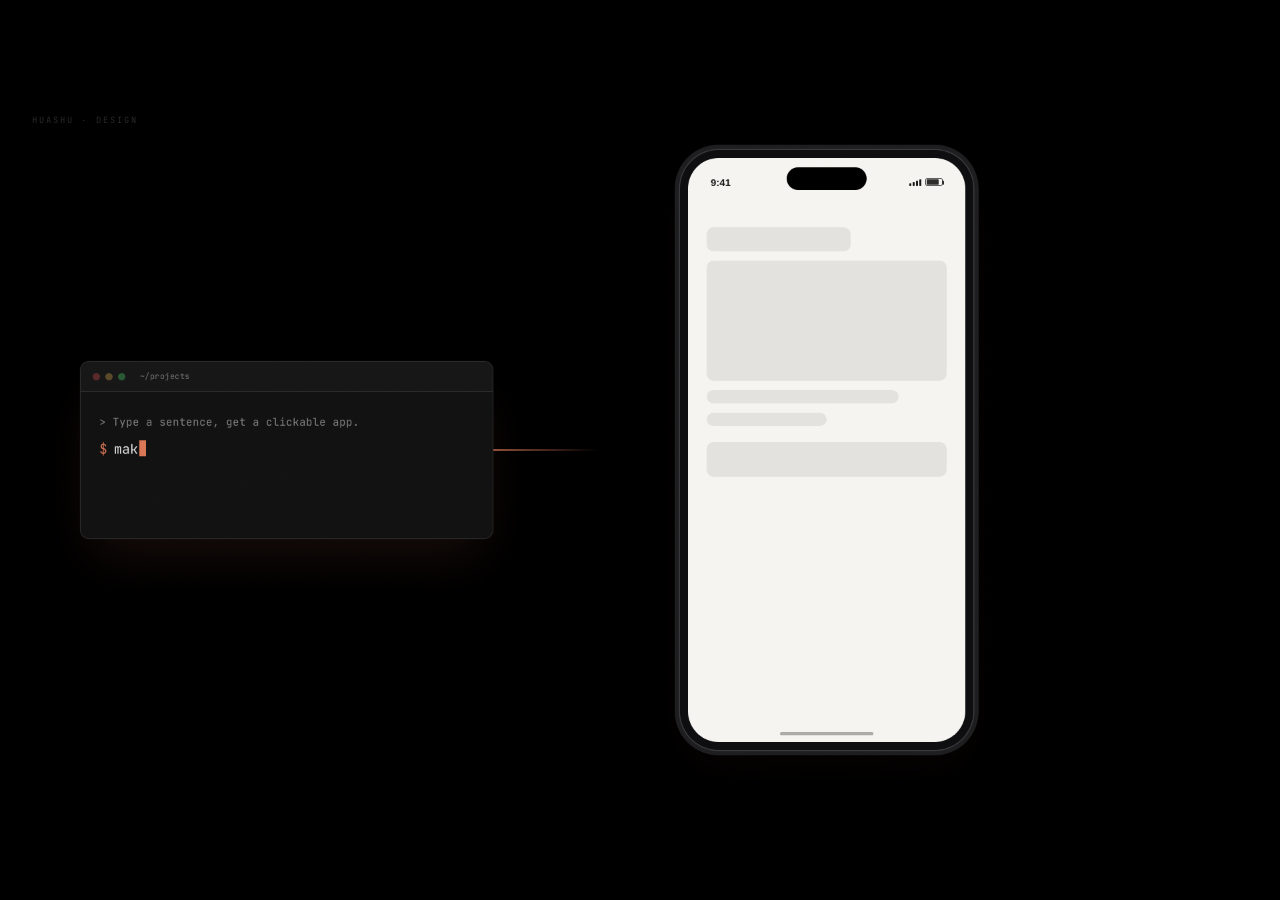
<file: .claude/skills/huashu-design/demos/c1-ios-prototype-en.html>
<!doctype html>
<html lang="en">
<head>
<meta charset="utf-8" />
<title>huashu-design V2 · c1-ios-prototype · EN</title>
<link rel="preconnect" href="https://fonts.googleapis.com">
<link rel="preconnect" href="https://fonts.gstatic.com" crossorigin>
<link href="https://fonts.googleapis.com/css2?family=Source+Serif+4:ital,opsz,wght@0,8..60,300..700;1,8..60,300..700&family=Noto+Serif+SC:wght@300;400;500;600&family=Inter:wght@100;200;300;400;500;600;700;800&family=JetBrains+Mono:wght@400;500&display=swap" rel="stylesheet">
<style>
  :root {
    --bg: #000000;
    --ink: #FFFFFF;
    --ink-80: rgba(255,255,255,0.82);
    --ink-60: rgba(255,255,255,0.58);
    --muted: rgba(255,255,255,0.40);
    --dim: rgba(255,255,255,0.18);
    --hairline: rgba(255,255,255,0.12);
    --accent: #D97757;
    --accent-deep: #B85D3D;
    --cd-bg: #F5F4F0;
    --cd-ink: #1A1918;
    --cd-dim: #8B867E;
    --cd-green: #2D4A3A;

    --serif-en: "Source Serif 4", Georgia, serif;
    --serif-cn: "Noto Serif SC", "Songti SC", serif;
    --sans: "Inter", -apple-system, "PingFang SC", sans-serif;
    --mono: "JetBrains Mono", "SF Mono", ui-monospace, monospace;
  }
  html, body {
    margin: 0; padding: 0;
    background: #000;
    overflow: hidden;
    font-family: var(--sans);
    color: var(--ink);
    -webkit-font-smoothing: antialiased;
  }
  * { box-sizing: border-box; }

  .stage {
    position: fixed;
    top: 50%; left: 50%;
    width: 1920px; height: 1080px;
    transform-origin: center center;
    background: var(--bg);
    overflow: hidden;
  }

  /* Film grain */
  .stage::after {
    content: '';
    position: absolute; inset: 0;
    background-image: url("data:image/svg+xml;utf8,<svg xmlns='http://www.w3.org/2000/svg' width='200' height='200'><filter id='n'><feTurbulence type='fractalNoise' baseFrequency='0.9' numOctaves='2' stitchTiles='stitch'/></filter><rect width='200' height='200' filter='url(%23n)' opacity='0.4'/></svg>");
    opacity: 0.02;
    pointer-events: none;
    mix-blend-mode: overlay;
    z-index: 200;
  }

  /* Watermark — always on top, adapts in brand reveal (handled by JS) */
  .watermark {
    position: absolute;
    top: 36px; left: 48px;
    font-family: var(--mono);
    font-size: 13px;
    letter-spacing: 0.2em;
    color: rgba(255,255,255,0.16);
    text-transform: uppercase;
    z-index: 400;
    pointer-events: none;
    transition: color 0.4s;
  }
  .watermark.on-light { color: rgba(26,25,24,0.22); }

  /* ============ Terminal (left) ============ */
  .terminal {
    position: absolute;
    top: 50%;
    left: 120px;
    transform: translateY(-50%);
    width: 620px;
    background: rgba(18, 18, 18, 1);
    border: 1px solid var(--hairline);
    border-radius: 14px;
    overflow: hidden;
    opacity: 0;
    will-change: opacity, transform;
    box-shadow:
      0 0 0 1px rgba(255,255,255,0.02),
      0 40px 80px -20px rgba(217,119,87,0.12);
  }
  .tty-head {
    display: flex; align-items: center; gap: 8px;
    padding: 14px 18px;
    border-bottom: 1px solid var(--hairline);
    background: rgba(255,255,255,0.02);
  }
  .tty-head .d { width: 11px; height: 11px; border-radius: 50%; background: rgba(255,255,255,0.1); }
  .tty-head .d.r { background: #5a2a2a; }
  .tty-head .d.y { background: #5a4a2a; }
  .tty-head .d.g { background: #2a5a35; }
  .tty-head .title {
    margin-left: 14px;
    font-family: var(--mono);
    font-size: 12px;
    color: var(--muted);
    letter-spacing: 0.04em;
  }
  .tty-body {
    padding: 32px 28px;
    font-family: var(--mono);
    font-size: 20px;
    line-height: 1.7;
    color: rgba(255,255,255,0.88);
    min-height: 220px;
  }
  .prompt { color: var(--accent); margin-right: 10px; }
  .comment { color: var(--ink-60); font-size: 16px; margin-bottom: 10px; }
  .typed { white-space: pre; }
  .cursor {
    display: inline-block;
    width: 10px; height: 24px;
    background: var(--accent);
    vertical-align: -4px;
    margin-left: 2px;
    animation: blink 1s steps(2) infinite;
  }
  @keyframes blink { 0%, 50% { opacity: 1; } 50.01%, 100% { opacity: 0; } }

  /* Arrow connector terminal → iPhone */
  .connector {
    position: absolute;
    top: 50%;
    left: 740px;
    width: 160px;
    height: 2px;
    transform: translateY(-50%);
    opacity: 0;
    background: linear-gradient(90deg, var(--accent) 0%, rgba(217,119,87,0) 100%);
    transform-origin: left center;
    will-change: opacity, transform;
  }

  /* ============ iPhone ============ */
  .phone-wrap {
    position: absolute;
    top: 50%;
    left: 1020px;
    transform: translateY(-50%);
    opacity: 0;
    will-change: opacity, transform;
  }
  .phone {
    width: 440px;
    height: 900px;
    background: #0e0e10;
    border-radius: 58px;
    padding: 12px;
    position: relative;
    box-shadow:
      0 0 0 1.5px rgba(255,255,255,0.14),
      0 0 0 8px rgba(30,30,32,1),
      0 80px 160px -20px rgba(0,0,0,0.85),
      0 30px 70px -20px rgba(217,119,87,0.1);
  }
  .phone::before {
    /* subtle metallic ring */
    content: '';
    position: absolute;
    inset: -4px;
    border-radius: 62px;
    background: linear-gradient(135deg, rgba(255,255,255,0.12), rgba(255,255,255,0) 40%, rgba(217,119,87,0.05) 80%, rgba(255,255,255,0.08));
    z-index: -1;
  }
  .screen {
    width: 416px;
    height: 876px;
    border-radius: 46px;
    overflow: hidden;
    position: relative;
    background: #F5F4F0;  /* default: claude mist */
  }
  .screen.dark { background: #0a0a0a; }

  /* Dynamic island */
  .island {
    position: absolute;
    top: 14px;
    left: 50%;
    transform: translateX(-50%);
    width: 120px;
    height: 34px;
    background: #000;
    border-radius: 999px;
    z-index: 30;
  }
  /* Status bar */
  .status-bar {
    position: absolute;
    top: 0; left: 0; right: 0;
    height: 54px;
    display: flex;
    align-items: center;
    justify-content: space-between;
    padding: 18px 34px 0 34px;
    font-family: -apple-system, "SF Pro Text", sans-serif;
    font-size: 15px;
    font-weight: 600;
    z-index: 20;
    pointer-events: none;
    color: inherit;
  }
  .status-bar .icons {
    display: flex; align-items: center; gap: 6px;
  }
  .status-bar .icons .bars {
    display: flex; align-items: flex-end; gap: 2px; height: 11px;
  }
  .status-bar .icons .bars div {
    width: 3px; background: currentColor; border-radius: 1px;
  }
  .status-bar .icons .bat {
    width: 26px; height: 12px;
    border: 1.2px solid currentColor; border-radius: 3px; padding: 1px;
    position: relative;
    opacity: 0.9;
  }
  .status-bar .icons .bat::after {
    content: ''; position: absolute; top: 3px; right: -3px; width: 2px; height: 6px;
    background: currentColor; border-radius: 0 1px 1px 0;
  }
  .status-bar .icons .bat .fill {
    width: 84%; height: 100%; background: currentColor; border-radius: 1px;
  }
  .home-indicator {
    position: absolute;
    bottom: 10px;
    left: 50%;
    transform: translateX(-50%);
    width: 140px;
    height: 5px;
    background: rgba(0,0,0,0.3);
    border-radius: 999px;
    z-index: 10;
  }
  .screen.dark .home-indicator { background: rgba(255,255,255,0.5); }

  /* Content area (below status bar) */
  .content {
    position: absolute;
    top: 64px; left: 0; right: 0; bottom: 30px;
    overflow: hidden;
    z-index: 5;
  }

  /* Screen views */
  .screen-view {
    position: absolute;
    inset: 0;
    opacity: 0;
    will-change: opacity, transform;
  }

  /* 1. Wireframe (ghost) */
  .wire {
    padding: 40px 28px;
  }
  .wire .ghost {
    background: rgba(26, 25, 24, 0.08);
    border-radius: 10px;
    margin-bottom: 14px;
  }
  .wire .g1 { height: 36px; width: 60%; }
  .wire .g2 { height: 180px; }
  .wire .g3 { height: 20px; width: 80%; }
  .wire .g4 { height: 20px; width: 50%; }
  .wire .g5 { height: 52px; margin-top: 24px; }

  /* 2. Home screen — 主屏 · pomodoro */
  .home-screen { padding: 40px 28px; color: var(--cd-ink); }
  .home-screen .kicker {
    font-family: var(--mono);
    font-size: 12px;
    letter-spacing: 0.22em;
    color: var(--cd-dim);
    text-transform: uppercase;
  }
  .home-screen .title {
    font-family: var(--serif-en);
    font-size: 48px;
    font-weight: 300;
    line-height: 1.02;
    margin-top: 14px;
    letter-spacing: -0.035em;
    font-style: italic;
  }
  .home-screen .time-big {
    margin-top: 50px;
    font-family: var(--serif-en);
    font-size: 168px;
    font-weight: 200;
    line-height: 0.95;
    letter-spacing: -0.04em;
    color: var(--cd-ink);
  }
  .home-screen .time-big .sep { color: var(--accent); }
  .home-screen .sub {
    font-family: var(--sans);
    font-size: 15px;
    color: var(--cd-dim);
    margin-top: 18px;
    letter-spacing: 0.02em;
  }
  .home-screen .cta {
    margin-top: 64px;
    height: 62px;
    background: var(--cd-ink);
    color: #fff;
    border-radius: 999px;
    display: flex; align-items: center; justify-content: center;
    font-family: var(--sans);
    font-size: 17px;
    font-weight: 500;
    letter-spacing: 0.04em;
    position: relative;
  }
  .home-screen .cta::before {
    content: '';
    width: 0; height: 0;
    border-left: 10px solid #fff;
    border-top: 7px solid transparent;
    border-bottom: 7px solid transparent;
    margin-right: 10px;
  }

  /* 3. Timer · 计时 · ring */
  .timer-screen {
    padding: 40px 28px;
    color: var(--cd-ink);
    text-align: center;
  }
  .timer-screen .phase {
    font-family: var(--mono);
    font-size: 12px;
    letter-spacing: 0.24em;
    color: var(--accent);
    text-transform: uppercase;
    text-align: left;
  }
  .ring-wrap {
    margin: 80px auto 0;
    width: 320px; height: 320px;
    position: relative;
  }
  .ring-wrap svg {
    width: 100%; height: 100%;
    transform: rotate(-90deg);
  }
  .ring-wrap .bg-ring {
    fill: none; stroke: rgba(26,25,24,0.08); stroke-width: 14;
  }
  .ring-wrap .fg-ring {
    fill: none; stroke: #D97757; stroke-width: 14; stroke-linecap: round;
    stroke-dasharray: 880;
    stroke-dashoffset: 880;
  }
  .ring-wrap .ring-label {
    position: absolute;
    top: 50%; left: 50%;
    transform: translate(-50%, -50%);
    text-align: center;
  }
  .ring-wrap .rl-time {
    font-family: var(--serif-en);
    font-size: 86px;
    font-weight: 200;
    line-height: 1;
    letter-spacing: -0.03em;
    color: var(--cd-ink);
  }
  .ring-wrap .rl-tag {
    margin-top: 10px;
    font-family: var(--mono);
    font-size: 12px;
    letter-spacing: 0.2em;
    color: var(--cd-dim);
    text-transform: uppercase;
  }
  .timer-screen .actions {
    margin-top: 60px;
    display: flex; gap: 14px; justify-content: center;
  }
  .timer-screen .act-btn {
    padding: 14px 32px;
    border-radius: 999px;
    background: rgba(26,25,24,0.05);
    font-family: var(--sans);
    font-size: 14px;
    font-weight: 500;
    color: var(--cd-ink);
    letter-spacing: 0.04em;
    border: 1px solid rgba(26,25,24,0.08);
  }
  .timer-screen .act-btn.primary {
    background: var(--cd-ink);
    color: #fff;
    border-color: transparent;
  }

  /* 4. Stats · 统计 · bar chart */
  .stats-screen { padding: 40px 28px; color: var(--cd-ink); }
  .stats-screen .stats-label {
    font-family: var(--mono);
    font-size: 12px;
    letter-spacing: 0.24em;
    color: var(--cd-dim);
    text-transform: uppercase;
  }
  .stats-screen .stats-hero {
    font-family: var(--serif-en);
    font-size: 120px;
    font-weight: 200;
    line-height: 1;
    letter-spacing: -0.04em;
    margin-top: 10px;
  }
  .stats-screen .stats-hero .unit {
    font-size: 28px;
    color: var(--cd-dim);
    margin-left: 8px;
    font-weight: 300;
  }
  .stats-screen .stats-sub {
    font-family: var(--sans);
    font-size: 14px;
    color: var(--cd-dim);
    margin-top: 6px;
    letter-spacing: 0.02em;
  }
  .chart {
    margin-top: 52px;
    display: flex;
    gap: 10px;
    align-items: flex-end;
    height: 200px;
    padding: 0 4px;
  }
  .chart .bar {
    flex: 1;
    background: var(--accent);
    border-radius: 6px 6px 0 0;
    opacity: 0.85;
    transform-origin: bottom;
    will-change: transform;
  }
  .chart .bar.dim { background: rgba(26,25,24,0.15); }
  .chart-x {
    display: flex;
    justify-content: space-between;
    margin-top: 12px;
    font-family: var(--mono);
    font-size: 10px;
    color: var(--cd-dim);
    letter-spacing: 0.08em;
    padding: 0 4px;
  }

  /* 5. Settings · 设置 · list */
  .settings-screen { padding: 40px 28px; color: var(--cd-ink); }
  .settings-screen .title-row {
    font-family: var(--serif-en);
    font-size: 48px;
    font-weight: 300;
    letter-spacing: -0.035em;
    font-style: italic;
  }
  .settings-screen .list {
    margin-top: 40px;
    background: #FFFFFF;
    border-radius: 14px;
    overflow: hidden;
    border: 1px solid rgba(26,25,24,0.06);
  }
  .settings-screen .row {
    padding: 22px 24px;
    display: flex;
    align-items: center;
    justify-content: space-between;
    border-bottom: 1px solid rgba(26,25,24,0.06);
  }
  .settings-screen .row:last-child { border-bottom: none; }
  .settings-screen .row .k {
    font-family: var(--sans);
    font-size: 16px;
    color: var(--cd-ink);
  }
  .settings-screen .row .v {
    font-family: var(--mono);
    font-size: 13px;
    color: var(--cd-dim);
    letter-spacing: 0.04em;
  }
  .toggle {
    width: 48px; height: 28px;
    border-radius: 999px;
    background: var(--cd-green);
    position: relative;
  }
  .toggle::after {
    content: ''; position: absolute;
    top: 3px; right: 3px;
    width: 22px; height: 22px;
    background: #fff;
    border-radius: 50%;
    box-shadow: 0 1px 2px rgba(0,0,0,0.15);
  }
  .toggle.off { background: rgba(26,25,24,0.15); }
  .toggle.off::after { left: 3px; right: auto; }

  /* Tab bar (bottom of home-like screens) */
  .tab-bar {
    position: absolute;
    bottom: 30px; left: 28px; right: 28px;
    height: 58px;
    background: #FFFFFF;
    border-radius: 999px;
    border: 1px solid rgba(26,25,24,0.08);
    display: flex;
    justify-content: space-around;
    align-items: center;
    padding: 0 14px;
    box-shadow: 0 10px 28px -10px rgba(0,0,0,0.15);
  }
  .tab-bar .tab {
    display: flex;
    flex-direction: column;
    align-items: center;
    gap: 2px;
    font-family: var(--mono);
    font-size: 10px;
    color: var(--cd-dim);
    letter-spacing: 0.1em;
    text-transform: uppercase;
    padding: 8px 14px;
    border-radius: 999px;
  }
  .tab-bar .tab.active {
    background: var(--cd-ink);
    color: #fff;
  }
  .tab-bar .tab .ico {
    width: 18px; height: 18px;
    border-radius: 4px;
    background: currentColor;
    opacity: 0.9;
    margin-bottom: 3px;
  }

  /* Finger / tap */
  .tap {
    position: absolute;
    z-index: 40;
    width: 64px; height: 64px;
    pointer-events: none;
    opacity: 0;
    will-change: opacity, transform;
  }
  .tap .core {
    position: absolute;
    inset: 18px;
    background: rgba(217, 119, 87, 0.85);
    border-radius: 50%;
    box-shadow: 0 0 0 2px rgba(255,255,255,0.5), 0 0 24px rgba(217,119,87,0.5);
  }
  .tap .ring {
    position: absolute;
    inset: 0;
    border: 2px solid rgba(217,119,87,0.6);
    border-radius: 50%;
    animation: tapring 0.6s ease-out;
  }
  @keyframes tapring {
    0% { transform: scale(0.4); opacity: 1; }
    100% { transform: scale(1.3); opacity: 0; }
  }

  /* ============ Brand Reveal ============ */
  .brand-wall {
    position: absolute;
    inset: 0;
    background: var(--cd-bg);
    z-index: 300;
    opacity: 0;
    transform: translateY(100%);
    will-change: transform, opacity;
    display: flex;
    flex-direction: column;
    align-items: center;
    justify-content: center;
  }
  .brand-wordmark {
    font-family: var(--serif-en);
    font-size: 132px;
    font-weight: 200;
    color: var(--cd-ink);
    letter-spacing: -0.04em;
    line-height: 1;
    opacity: 0;
    transform: scale(0.92);
    will-change: opacity, transform;
  }
  .brand-wordmark .dot { color: var(--accent); padding: 0 10px; font-weight: 300; }
  .brand-underline {
    margin-top: 28px;
    height: 2px;
    width: 0;
    background: var(--accent);
    will-change: width;
  }
  .brand-cn {
    margin-top: 30px;
    font-family: var(--serif-en);
    font-style: italic;
    font-size: 22px;
    font-weight: 300;
    color: var(--cd-dim);
    letter-spacing: 0.12em;
    opacity: 0;
    will-change: opacity;
  }
</style>
</head>
<body>

<div class="stage" id="stage">

  <div class="watermark">HUASHU · DESIGN</div>

  <!-- Terminal -->
  <div class="terminal" id="terminal">
    <div class="tty-head">
      <div class="d r"></div>
      <div class="d y"></div>
      <div class="d g"></div>
      <div class="title">~/projects</div>
    </div>
    <div class="tty-body">
      <div class="comment" id="comment" style="opacity:0">&gt; Type a sentence, get a clickable app.</div>
      <div style="margin-top:6px">
        <span class="prompt">$</span><span class="typed" id="typed"></span><span class="cursor" id="ttyCursor"></span>
      </div>
    </div>
  </div>

  <div class="connector" id="connector"></div>

  <!-- Phone -->
  <div class="phone-wrap" id="phoneWrap">
    <div class="phone">
      <div class="screen" id="screen">

        <!-- Status bar -->
        <div class="status-bar" id="statusBar" style="color:#1A1918">
          <span>9:41</span>
          <div class="icons">
            <div class="bars">
              <div style="height:4px"></div>
              <div style="height:6px"></div>
              <div style="height:8px"></div>
              <div style="height:10px"></div>
            </div>
            <div class="bat"><div class="fill"></div></div>
          </div>
        </div>

        <div class="island"></div>

        <div class="content">

          <!-- 1. Wireframe -->
          <div class="screen-view" id="view-wire">
            <div class="wire">
              <div class="ghost g1"></div>
              <div class="ghost g2"></div>
              <div class="ghost g3"></div>
              <div class="ghost g4"></div>
              <div class="ghost g5"></div>
            </div>
          </div>

          <!-- 2. Home -->
          <div class="screen-view" id="view-home">
            <div class="home-screen">
              <div class="kicker">POMODORO</div>
              <div class="title">Next up.</div>
              <div class="time-big">25<span class="sep">:</span>00</div>
              <div class="sub">Write one section. Rest five minutes.</div>
              <div class="cta">Focus now</div>
            </div>
          </div>

          <!-- 3. Timer -->
          <div class="screen-view" id="view-timer">
            <div class="timer-screen">
              <div class="phase">FOCUS · ROUND 1</div>
              <div class="ring-wrap">
                <svg viewBox="0 0 320 320">
                  <circle class="bg-ring" cx="160" cy="160" r="140"/>
                  <circle class="fg-ring" id="fgRing" cx="160" cy="160" r="140"/>
                </svg>
                <div class="ring-label">
                  <div class="rl-time" id="ringTime">24:12</div>
                  <div class="rl-tag">REMAINING</div>
                </div>
              </div>
              <div class="actions">
                <div class="act-btn">Pause</div>
                <div class="act-btn primary">Skip</div>
              </div>
            </div>
          </div>

          <!-- 4. Stats -->
          <div class="screen-view" id="view-stats">
            <div class="stats-screen">
              <div class="stats-label">THIS WEEK</div>
              <div class="stats-hero">23<span class="unit">rounds</span></div>
              <div class="stats-sub">+5 from last week</div>
              <div class="chart" id="chart">
                <div class="bar dim" style="height:30%"></div>
                <div class="bar" style="height:52%"></div>
                <div class="bar" style="height:70%"></div>
                <div class="bar" style="height:42%"></div>
                <div class="bar" style="height:86%"></div>
                <div class="bar" style="height:95%"></div>
                <div class="bar" style="height:64%"></div>
              </div>
              <div class="chart-x">
                <span>M</span><span>T</span><span>W</span><span>T</span><span>F</span><span>S</span><span>S</span>
              </div>
            </div>
          </div>

          <!-- 5. Settings -->
          <div class="screen-view" id="view-settings">
            <div class="settings-screen">
              <div class="title-row">Settings</div>
              <div class="list">
                <div class="row">
                  <span class="k">Focus length</span>
                  <span class="v">25 MIN</span>
                </div>
                <div class="row">
                  <span class="k">White noise</span>
                  <div class="toggle"></div>
                </div>
                <div class="row">
                  <span class="k">Ring alert</span>
                  <div class="toggle off"></div>
                </div>
                <div class="row">
                  <span class="k">Theme</span>
                  <span class="v">CLAUDE MIST</span>
                </div>
              </div>
            </div>
          </div>

          <!-- Tab bar (shared, appears on home/stats/settings) -->
          <div class="tab-bar" id="tabBar" style="display:none">
            <div class="tab active" data-tab="home">
              <div class="ico"></div>
              <span>HOME</span>
            </div>
            <div class="tab" data-tab="timer">
              <div class="ico"></div>
              <span>TIMER</span>
            </div>
            <div class="tab" data-tab="stats">
              <div class="ico"></div>
              <span>STATS</span>
            </div>
            <div class="tab" data-tab="settings">
              <div class="ico"></div>
              <span>SET</span>
            </div>
          </div>

        </div>

        <div class="home-indicator"></div>

        <!-- Tap overlay (inside screen so z-index > content) -->
        <div class="tap" id="tap">
          <div class="ring"></div>
          <div class="core"></div>
        </div>

      </div>
    </div>
  </div>

  <!-- Brand reveal -->
  <div class="brand-wall" id="brandWall">
    <div class="brand-wordmark" id="brandWord">huashu<span class="dot">·</span>design</div>
    <div class="brand-underline" id="brandLine"></div>
    <div class="brand-cn" id="brandCn">Say it. Get an app.</div>
  </div>

</div>

<script>
(() => {
  // ── Scale to viewport (1920×1080 canvas) ─────────────────────────
  function fit() {
    const stage = document.getElementById('stage');
    const s = Math.min(window.innerWidth / 1920, window.innerHeight / 1080);
    stage.style.transform = `translate(-50%, -50%) scale(${s})`;
  }
  fit();
  window.addEventListener('resize', fit);

  // ── Easing ───────────────────────────────────────────────────────
  const expoOut = t => (t <= 0 ? 0 : t >= 1 ? 1 : 1 - Math.pow(2, -10 * t));
  const expoIn  = t => (t <= 0 ? 0 : t >= 1 ? 1 : Math.pow(2, 10 * (t - 1)));
  const cubicInOut = t => t < 0.5 ? 4*t*t*t : 1 - Math.pow(-2*t+2, 3)/2;
  const cubicOut = t => 1 - Math.pow(1 - t, 3);
  const clamp = (v, a, b) => Math.max(a, Math.min(b, v));
  const lerp = (a, b, t) => a + (b - a) * t;

  // Animate a value by requestAnimationFrame between timeline markers
  function seg(t, start, end) {
    return clamp((t - start) / (end - start), 0, 1);
  }

  // ── Elements ─────────────────────────────────────────────────────
  const el = (id) => document.getElementById(id);
  const terminal = el('terminal');
  const comment  = el('comment');
  const typed    = el('typed');
  const ttyCursor = el('ttyCursor');
  const connector = el('connector');
  const phoneWrap = el('phoneWrap');
  const views = {
    wire: el('view-wire'),
    home: el('view-home'),
    timer: el('view-timer'),
    stats: el('view-stats'),
    settings: el('view-settings'),
  };
  const tap = el('tap');
  const tabBar = el('tabBar');
  const fgRing = el('fgRing');
  const ringTime = el('ringTime');
  const brandWall = el('brandWall');
  const brandWord = el('brandWord');
  const brandLine = el('brandLine');
  const brandCn = el('brandCn');

  // Typing text
  const typeStr = 'make pomodoro app';
  function setTyping(progress) {
    const n = Math.floor(typeStr.length * progress);
    typed.textContent = typeStr.slice(0, n);
  }

  // Show/hide views — hard swap (no cross-fade overlap)
  function showView(name) {
    Object.keys(views).forEach(k => {
      const isActive = (k === name);
      views[k].style.opacity = isActive ? '1' : '0';
      views[k].style.visibility = isActive ? 'visible' : 'hidden';
      views[k].style.transform = isActive ? 'translateY(0)' : 'translateY(0)';
      views[k].style.transition = isActive ? 'opacity 0.22s ease-out' : 'none';
    });
  }

  // Active tab
  function setActiveTab(name) {
    document.querySelectorAll('.tab-bar .tab').forEach(t => {
      t.classList.toggle('active', t.dataset.tab === name);
    });
  }

  // Play tap at screen coords (relative to .screen: 416×876)
  function playTap(x, y) {
    tap.style.left = (x - 32) + 'px';
    tap.style.top = (y - 32) + 'px';
    tap.style.opacity = '1';
    // restart keyframe animation
    const ring = tap.querySelector('.ring');
    ring.style.animation = 'none';
    ring.offsetHeight; // reflow
    ring.style.animation = '';
    // fade out
    setTimeout(() => { tap.style.opacity = '0'; }, 550);
  }

  // ── SFX via WebAudio ─────────────────────────────────────────────
  let audioCtx = null;
  function ac() {
    if (!audioCtx) {
      try { audioCtx = new (window.AudioContext || window.webkitAudioContext)(); } catch(e){}
    }
    return audioCtx;
  }
  function sfxClick(vol = 0.16) {
    const c = ac(); if (!c) return;
    const o = c.createOscillator();
    const g = c.createGain();
    o.type = 'square';
    o.frequency.setValueAtTime(1200, c.currentTime);
    o.frequency.exponentialRampToValueAtTime(500, c.currentTime + 0.04);
    g.gain.setValueAtTime(vol, c.currentTime);
    g.gain.exponentialRampToValueAtTime(0.001, c.currentTime + 0.05);
    o.connect(g); g.connect(c.destination);
    o.start(); o.stop(c.currentTime + 0.06);
  }
  function sfxEnter() {
    const c = ac(); if (!c) return;
    const o = c.createOscillator();
    const g = c.createGain();
    o.type = 'sine';
    o.frequency.setValueAtTime(180, c.currentTime);
    o.frequency.exponentialRampToValueAtTime(440, c.currentTime + 0.25);
    g.gain.setValueAtTime(0.22, c.currentTime);
    g.gain.exponentialRampToValueAtTime(0.001, c.currentTime + 0.3);
    o.connect(g); g.connect(c.destination);
    o.start(); o.stop(c.currentTime + 0.32);
  }
  function sfxChime() {
    const c = ac(); if (!c) return;
    [523.25, 783.99].forEach((f, i) => {
      const o = c.createOscillator();
      const g = c.createGain();
      o.type = 'sine';
      o.frequency.value = f;
      g.gain.setValueAtTime(0, c.currentTime + i * 0.08);
      g.gain.linearRampToValueAtTime(0.18, c.currentTime + i * 0.08 + 0.04);
      g.gain.exponentialRampToValueAtTime(0.001, c.currentTime + i * 0.08 + 1.2);
      o.connect(g); g.connect(c.destination);
      o.start(c.currentTime + i * 0.08);
      o.stop(c.currentTime + i * 0.08 + 1.25);
    });
  }

  // ── Timeline ─────────────────────────────────────────────────────
  const DURATION = 10.0;

  const sfxFired = new Set();
  function fireOnce(id, fn) {
    if (sfxFired.has(id)) return;
    sfxFired.add(id);
    fn();
  }

  // Screen switch schedule (within Beat 2, 2.0s → 8.0s)
  // Tap coords are relative to the 416×876 .screen
  const schedule = [
    { t: 2.0, view: 'wire',     tabIco: null,       tap: null },
    { t: 3.1, view: 'home',     tabIco: 'home',     tap: null },                 // home materializes (no tap — it's the fill moment)
    { t: 4.4, view: 'timer',    tabIco: 'timer',    tap: {x: 208, y: 624} },     // tap "开始专注" CTA
    { t: 6.3, view: 'stats',    tabIco: 'stats',    tap: {x: 300, y: 810} },     // tap stats tab
    { t: 7.5, view: 'settings', tabIco: 'settings', tap: {x: 370, y: 810} },     // tap settings tab
  ];
  let scheduleIdx = 0;

  let startTime = null;
  let raf = null;

  function tick(now) {
    if (!startTime) startTime = now;
    const t = (now - startTime) / 1000;

    // ── Beat 1: 0-2s ─────────────────────────────────────────
    // Terminal fade in (0 → 0.4s)
    {
      const k = expoOut(seg(t, 0.0, 0.4));
      terminal.style.opacity = k;
      terminal.style.transform = `translateY(-50%) translateX(${lerp(-30, 0, k)}px)`;
    }
    // iPhone fade in (0.2 → 0.9s)
    {
      const k = expoOut(seg(t, 0.2, 0.9));
      phoneWrap.style.opacity = k;
      phoneWrap.style.transform = `translateY(-50%) translateX(${lerp(60, 0, k)}px) scale(${lerp(0.96, 1, k)})`;
      if (t > 0.25) fireOnce('enter', sfxEnter);
    }
    // Connector fade
    {
      const k = expoOut(seg(t, 0.7, 1.2));
      connector.style.opacity = k;
      connector.style.transform = `translateY(-50%) scaleX(${k})`;
    }
    // Comment
    {
      const k = expoOut(seg(t, 0.8, 1.2));
      comment.style.opacity = k * 0.82;
    }
    // Typing (0.6 → 1.9s)
    {
      const k = cubicInOut(seg(t, 0.6, 1.9));
      setTyping(k);
      // key click SFX at certain progress points
      if (t > 0.8 && t < 1.85) {
        const charsShown = Math.floor(typeStr.length * k);
        const key = 'typ' + charsShown;
        if (!sfxFired.has(key) && charsShown > 0 && charsShown % 3 === 0) {
          fireOnce(key, () => sfxClick(0.08));
        }
      }
    }
    // Hide cursor when typing done
    ttyCursor.style.opacity = t > 1.85 ? '0' : '1';

    // ── Beat 2: 2-8s ─────────────────────────────────────────
    // Execute scheduled screen transitions
    while (scheduleIdx < schedule.length && t >= schedule[scheduleIdx].t) {
      const s = schedule[scheduleIdx];
      showView(s.view);
      // status bar color: dark-text on light screens, but wire also light, keep dark
      if (s.view === 'wire') {
        tabBar.style.display = 'none';
      } else {
        tabBar.style.display = 'flex';
        setActiveTab(s.tabIco);
      }
      if (s.tap) {
        // small delay so tap appears at moment of switch
        setTimeout(() => playTap(s.tap.x, s.tap.y), 120);
        if (s.view !== 'wire') fireOnce('click_' + s.view, () => sfxClick(0.18));
      }
      scheduleIdx++;
    }

    // Timer ring animation: once timer appears (4.4s), animate ring from empty → 42% filled
    if (t >= 4.4 && t < 6.3) {
      const ringT = clamp((t - 4.5) / 1.2, 0, 1);
      const fillPct = expoOut(ringT) * 0.42;
      const offset = 880 * (1 - fillPct);
      // Set as both style AND attr so neither overrides the other
      fgRing.style.strokeDashoffset = offset;
      fgRing.setAttribute('stroke-dashoffset', offset);
      // Count down visually: 24:12 → 14:03
      const mins = Math.floor(lerp(24, 14, expoOut(ringT)));
      const secs = Math.floor(lerp(12, 3, expoOut(ringT)));
      ringTime.textContent = String(mins).padStart(2,'0') + ':' + String(secs).padStart(2,'0');
    }

    // ── Beat 3: 8-10s ────────────────────────────────────────
    // Phone + terminal fade out fast (7.5 → 7.9) so wall doesn't guillotine
    if (t >= 7.5) {
      const k = cubicOut(seg(t, 7.5, 7.9));
      phoneWrap.style.opacity = String(1 - k);
      phoneWrap.style.transform = `translateY(-50%) scale(${lerp(1, 0.94, k)})`;
      terminal.style.opacity = String(1 - k);
      terminal.style.transform = `translateY(-50%) scale(${lerp(1, 0.96, k)})`;
      connector.style.opacity = String(1 - k);
    }
    // Brand wall slides up (7.9 → 8.6) — starts AFTER phone is gone
    {
      const k = expoOut(seg(t, 7.9, 8.6));
      brandWall.style.transform = `translateY(${lerp(100, 0, k)}%)`;
      brandWall.style.opacity = k > 0 ? '1' : '0';
      const watermark = document.querySelector('.watermark');
      if (k > 0.6) watermark.classList.add('on-light');
      else watermark.classList.remove('on-light');
    }
    // Wordmark appears
    {
      const k = expoOut(seg(t, 8.5, 9.2));
      brandWord.style.opacity = k;
      brandWord.style.transform = `scale(${lerp(0.92, 1, k)})`;
      if (t > 8.55) fireOnce('chime', sfxChime);
    }
    // Underline
    {
      const k = expoOut(seg(t, 9.0, 9.6));
      brandLine.style.width = (280 * k) + 'px';
    }
    // CN label
    {
      const k = cubicOut(seg(t, 9.3, 9.9));
      brandCn.style.opacity = k * 0.9;
    }

    if (t < DURATION) {
      raf = requestAnimationFrame(tick);
    } else {
      // Hold final frame
      if (!window.__recording) {
        // loop for preview
        setTimeout(() => {
          startTime = null;
          scheduleIdx = 0;
          sfxFired.clear();
          // Reset views
          showView('wire');
          tabBar.style.display = 'none';
          fgRing.style.strokeDashoffset = 880;
          fgRing.setAttribute('stroke-dashoffset', 880);
          ringTime.textContent = '24:12';
          // Reset brand
          brandWall.style.transform = 'translateY(100%)';
          brandWall.style.opacity = '0';
          brandWord.style.opacity = '0';
          brandWord.style.transform = 'scale(0.92)';
          brandLine.style.width = '0';
          brandCn.style.opacity = '0';
          // Reset terminal typing
          typed.textContent = '';
          ttyCursor.style.opacity = '1';
          comment.style.opacity = '0';
          terminal.style.opacity = '0';
          phoneWrap.style.opacity = '0';
          connector.style.opacity = '0';
          document.querySelector('.watermark').classList.remove('on-light');
          raf = requestAnimationFrame(tick);
        }, 600);
      }
    }
  }

  // seek(0) helper for render-video.js
  window.__seek = function(s) {
    startTime = performance.now() - s * 1000;
  };

  // Initial state
  showView('wire');
  tabBar.style.display = 'none';

  // Wait for fonts, then start animation
  (document.fonts ? document.fonts.ready : Promise.resolve()).then(() => {
    requestAnimationFrame((now) => {
      startTime = now;
      window.__ready = true;
      raf = requestAnimationFrame(tick);
    });
  });
})();
</script>

</body>
</html>
</file>
